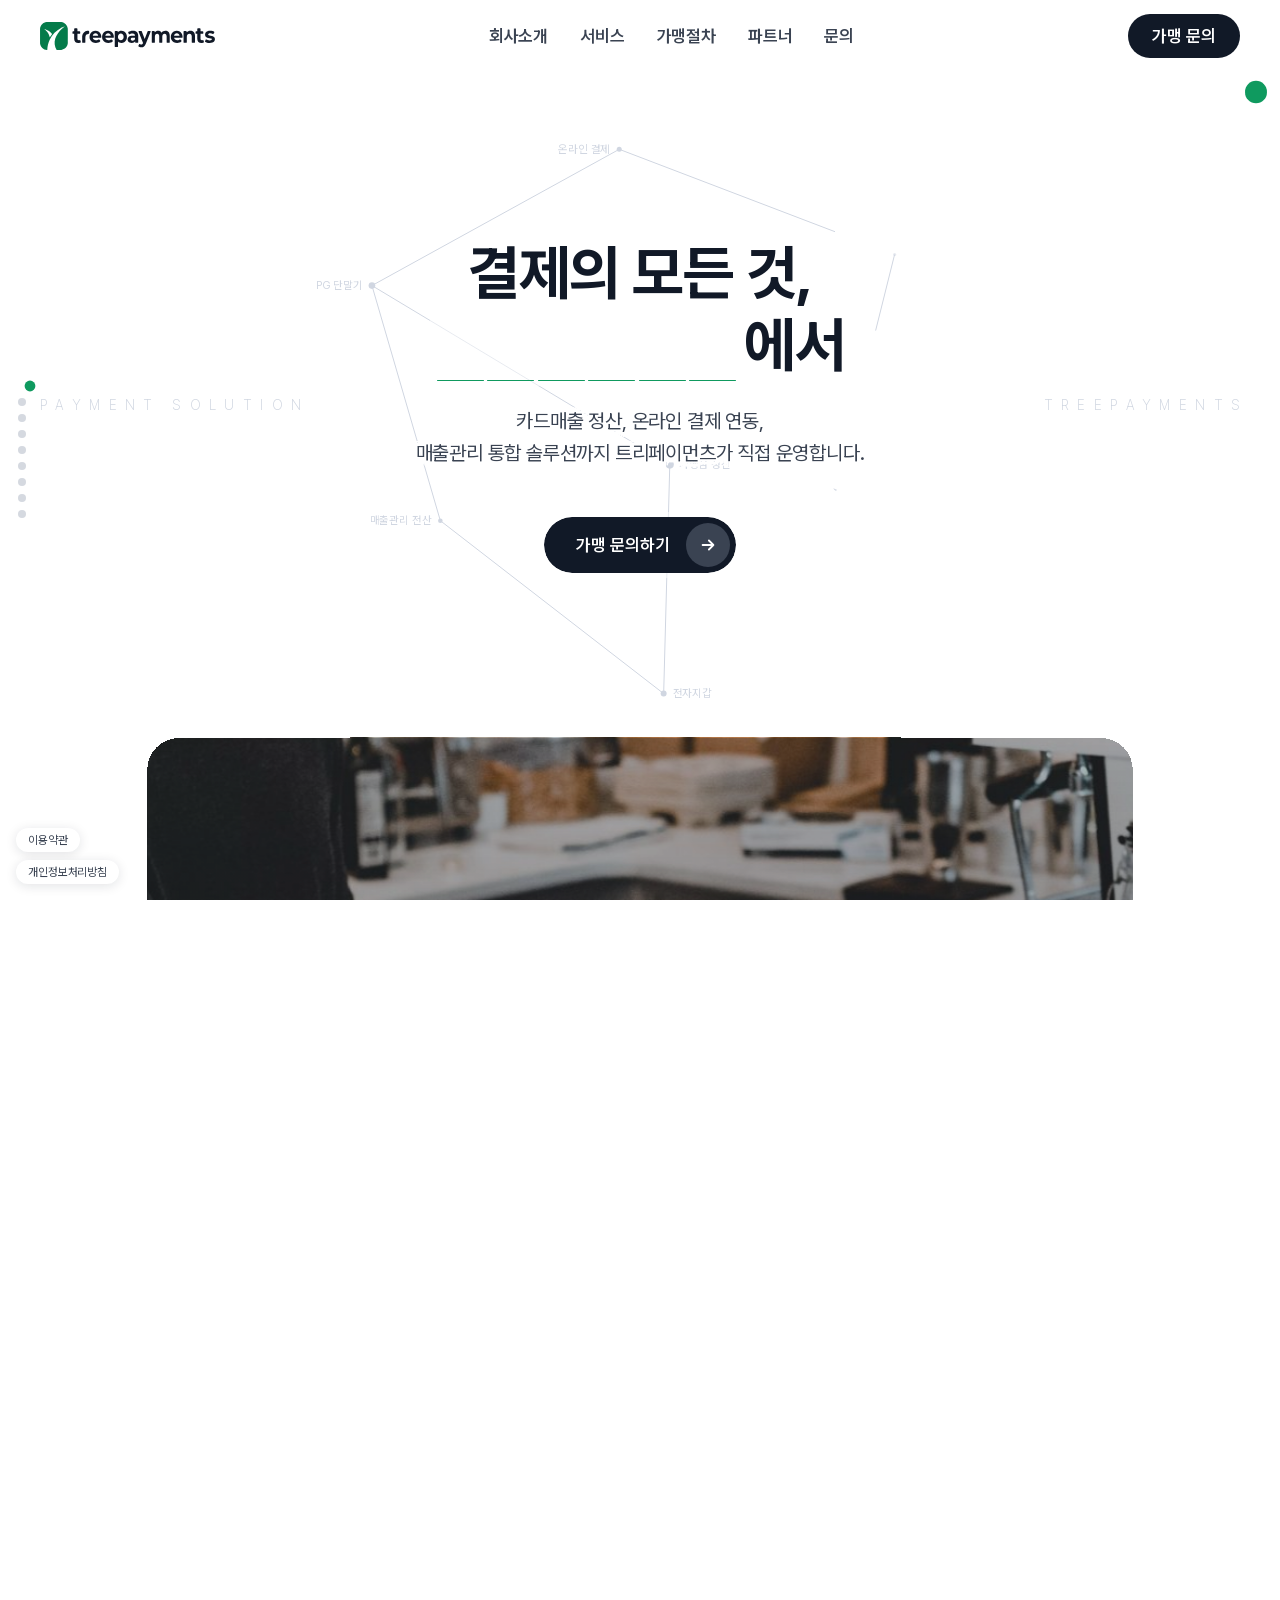
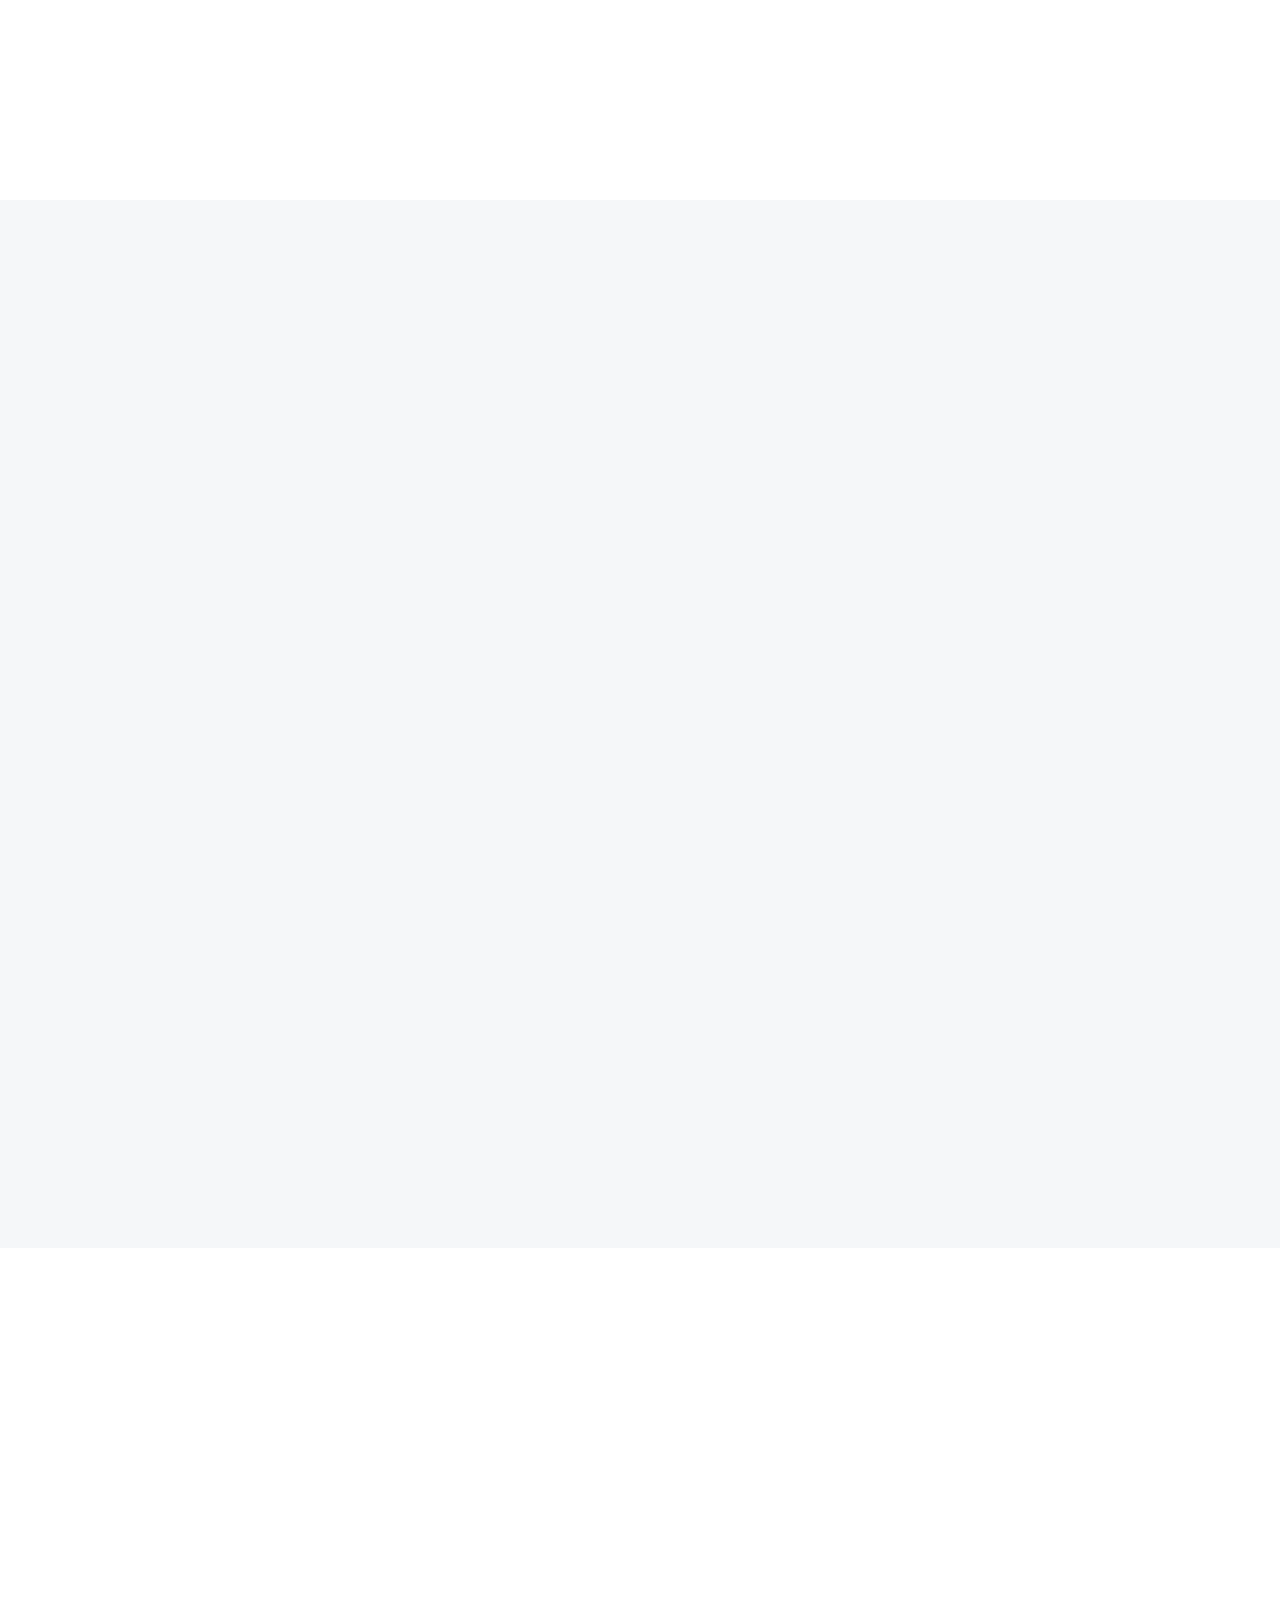
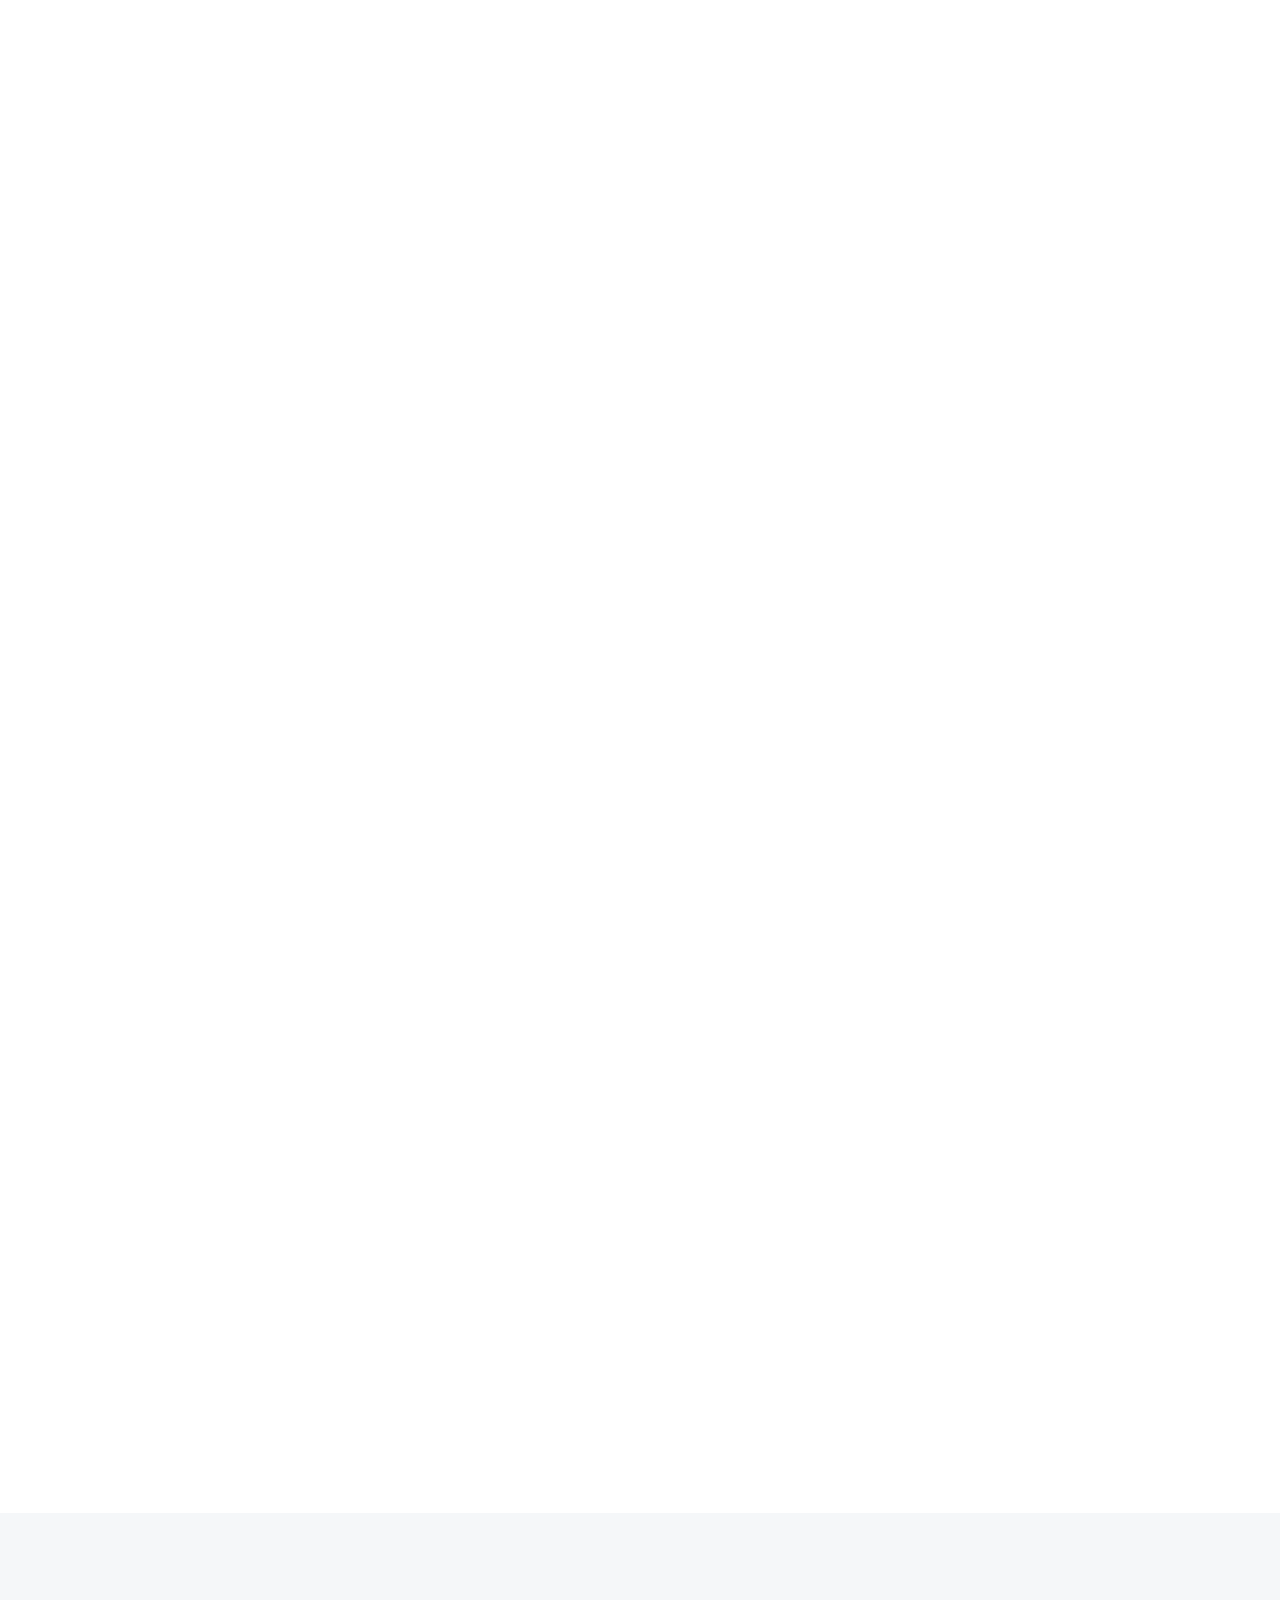
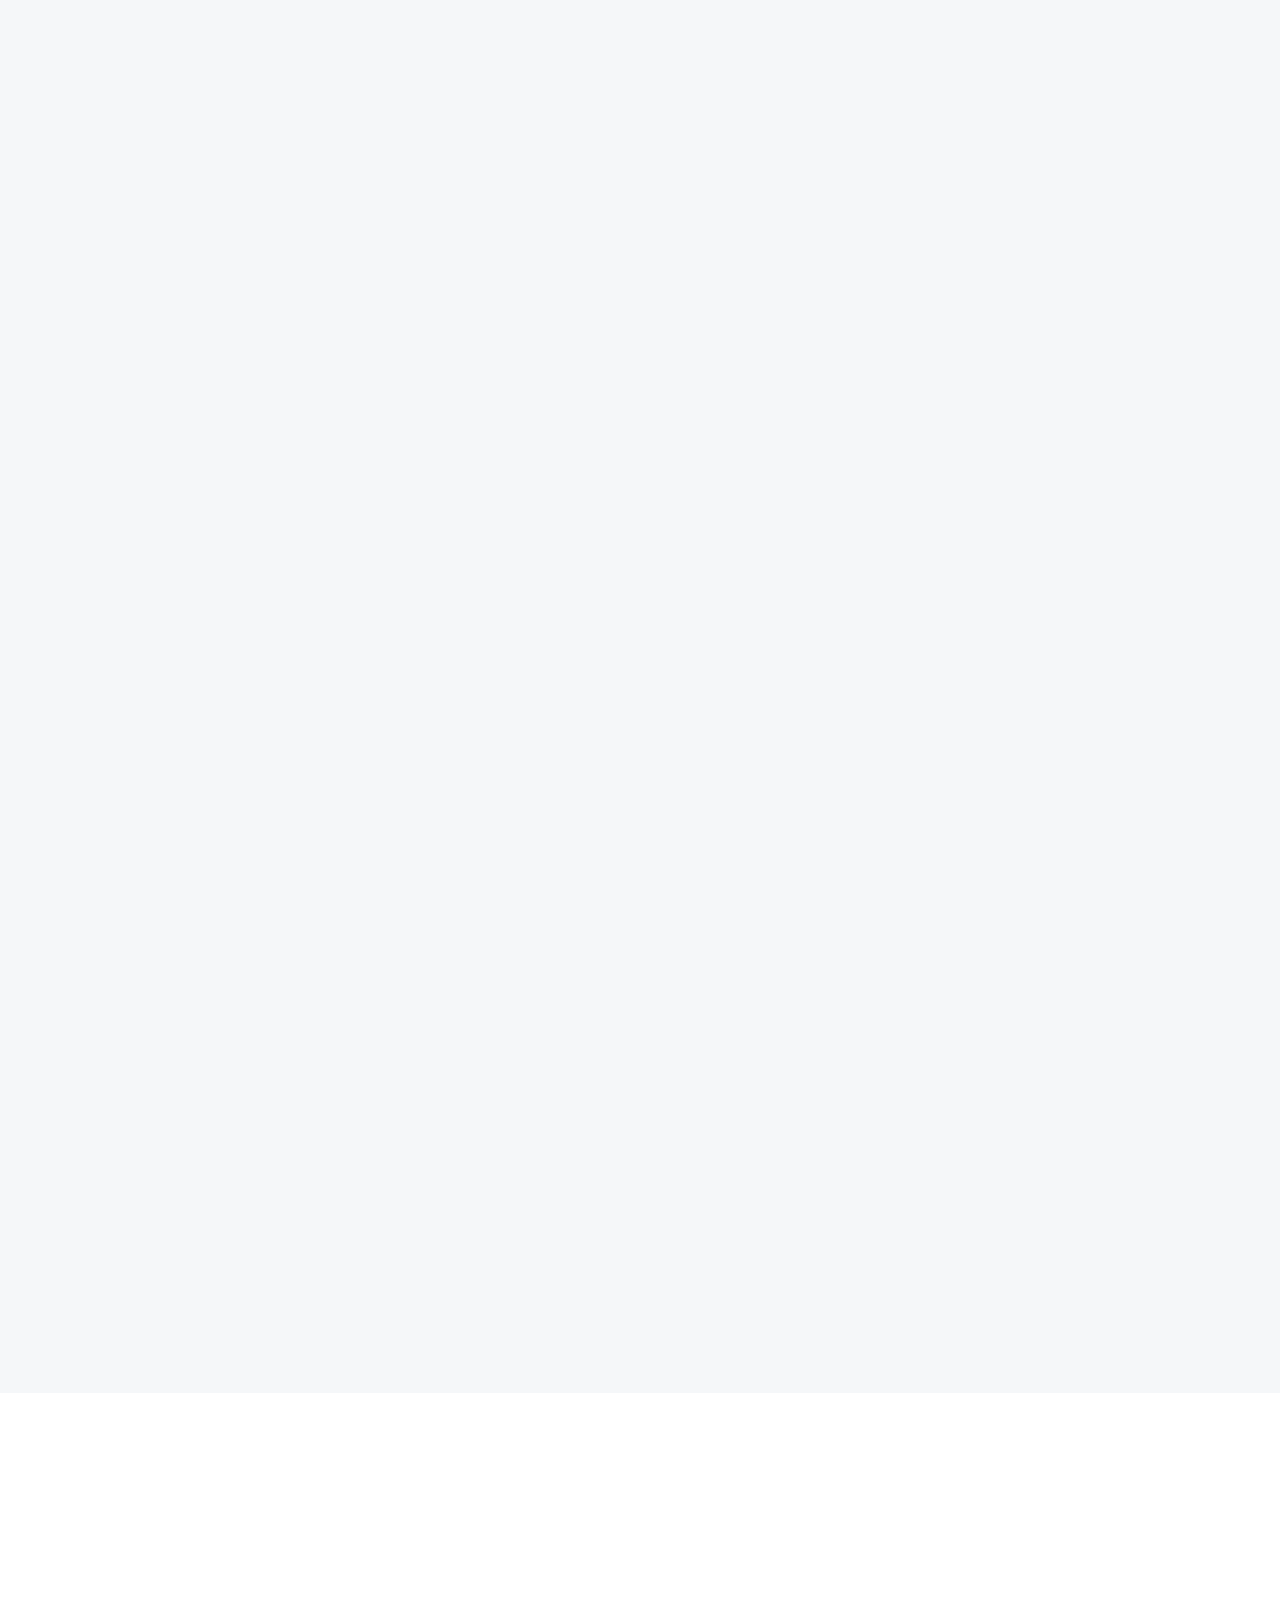
<file: index.html>
<!doctype html>
<html lang="ko">
<head>
  <!-- Google tag (gtag.js) -->
<script async src="https://www.googletagmanager.com/gtag/js?id=G-M5FTJWNWBM"></script>
<script>
  window.dataLayer = window.dataLayer || [];
  function gtag(){dataLayer.push(arguments);}
  gtag('js', new Date());

  gtag('config', 'G-M5FTJWNWBM');
</script>
  <meta charset="utf-8">
  <meta name="viewport" content="width=device-width, initial-scale=1">
  <meta name="theme-color" content="#FFFFFF">
  <title>트리페이먼츠 | 결제의 모든 것, 한 곳에서</title>
  <meta name="description" content="PG 단말기부터 카드매출 정산, 매출관리 전산, 온라인 결제 연동까지. 트리페이먼츠가 직접 운영합니다.">
  <link rel="canonical" href="https://treepayments.net/">
  <meta name="robots" content="index, follow">
  <meta property="og:type" content="website">
  <meta property="og:site_name" content="트리페이먼츠">
  <meta property="og:locale" content="ko_KR">
  <meta property="og:title" content="트리페이먼츠 | 결제의 모든 것, 한 곳에서">
  <meta property="og:description" content="PG 단말기부터 카드매출 정산, 매출관리 전산, 온라인 결제 연동까지. 트리페이먼츠가 직접 운영합니다.">
  <meta property="og:url" content="https://treepayments.net/">
  <meta property="og:image" content="https://treepayments.net/assets/img/og.jpg">
  <meta property="og:image:width" content="1200">
  <meta property="og:image:height" content="630">
  <meta property="og:image:alt" content="트리페이먼츠">
  <meta name="twitter:card" content="summary_large_image">
  <meta name="twitter:title" content="트리페이먼츠 | 결제의 모든 것, 한 곳에서">
  <meta name="twitter:description" content="PG 단말기부터 카드매출 정산, 매출관리 전산, 온라인 결제 연동까지. 트리페이먼츠가 직접 운영합니다.">
  <meta name="twitter:image" content="https://treepayments.net/assets/img/og.jpg">
  <link rel="icon" href="assets/logo/logo-symbol.png">
  <link rel="apple-touch-icon" href="assets/logo/apple-touch-icon.png">
  <link rel="stylesheet" href="css/tokens.css">
  <link rel="stylesheet" href="css/base.css">
  <link rel="stylesheet" href="css/components.css">
  <link rel="stylesheet" href="css/sections.css">
  <script>document.documentElement.classList.add("js");</script>
</head>
<body>

  <!-- Header -->
  <header class="header">
    <div class="container header__inner">
      <a class="header__logo" href="index.html" aria-label="트리페이먼츠 홈">
        <svg class="logo-mark" viewBox="26 26 328 328" width="328" height="328" aria-hidden="true" focusable="false"><path pathLength="1" d="M351.681,262.609c-.473-15.572-.339-31.36,0-47.218v-110.776c-4.284-41.302-35.176-71.737-75.803-78.036h-25.38c-6.985.092-14.009.082-21.058,0h-126.093C62.257,31.897,31.796,63.198,26.58,104.099v127.875c.052,5.479.05,10.94,0,16.383v29.151c5.512,41.358,38.687,73.804,80.708,76.327h3.708c1.833-42.88,11.936-84.476,30.146-123.194,26.303-55.927,76.076-105.766,130.837-134.163,4.87-2.525,38.819-18.411,41.017-16.473.327,1.499-.453,2.113-1.337,2.788-5.759,3.931-14.745,11.044-24.523,19.552-.285.248-.555.49-.838.737-2.335,1.905-4.63,3.852-6.824,5.891-30.701,28.543-61.611,71.373-74.493,111.507-14.584,45.435-9.469,92.986,16.223,133.308.269.021.539.029.808.047h54.059c39.874-6.834,71.269-36.051,75.612-77.54v-13.686ZM157.841,180.858c-6.205,8.274-11.647,16.433-16.12,24.007-.091.069-.171.118-.233.133-.418.104-.8-.048-1.151-.381-.778-2.974-1.763-6.275-2.923-9.724-.186-.553-.373-1.098-.562-1.638-.047-.182-.092-.343-.135-.474-8.331-25.05-21.479-48.944-41.707-66.293-1.148-.984-2.35-1.907-3.569-2.809-1.112-.885-2.243-1.774-3.408-2.665-4.659-3.563-9.19-6.74-13.313-9.385-.237-.209-.488-.405-.721-.619,6.616-.704,12.507.959,18.764,2.725,26.284,7.419,53.845,25.979,69.65,48.35,1.448,2.049,4.147,5.042,4.29,7.55-2.95,3.547-5.917,7.295-8.863,11.222Z"/></svg>
        <svg class="logo-word" viewBox="354 26 1722 328" width="1722" height="328" aria-hidden="true" focusable="false"><path d="M492.594,269.778c-5.382,1.465-11.149,2.201-17.3,2.201-15.55,0-27.596-4.228-36.138-12.686-8.546-8.454-12.815-20.881-12.815-37.28v-57.214h-11.917c-4.46,0-8.075-3.615-8.075-8.075v-14.917c0-4.46,3.615-8.075,8.075-8.075h11.917v-25.839c0-4.46,3.615-8.075,8.075-8.075h22.039c4.46,0,8.075,3.615,8.075,8.075v25.839h24.475c4.46,0,8.075,3.615,8.075,8.075v14.917c0,4.46-3.615,8.075-8.075,8.075h-24.475v56.697c0,5.869,1.41,10.4,4.229,13.592,2.819,3.195,6.792,4.789,11.918,4.789,2.99,0,5.766-.431,8.329-1.293,4.155-1.398,8.674.629,10.159,4.754l4.935,13.708c1.38,3.835-.28,8.162-3.947,9.94-2.311,1.12-4.83,2.051-7.558,2.793Z"/><path d="M593.476,165.082h.447c4.461,0,8.078-3.616,8.078-8.078v-19.927c0-4.461-3.616-8.078-8.078-8.078h-13.371c-.367,0-.735.021-1.099.068-29.418,3.827-55.236,31.221-59.368,60.315l-.085,1.248v71.291c0,4.461,3.616,8.078,8.078,8.078h21.135c4.461,0,8.078-3.616,8.078-8.078v-45.704h.083c.017-8.187.465-16.129,1.885-23.461,3.537-18.264,16.404-27.427,32.89-27.623v-.038h.165v-.003h1.163v-.012Z"/><path d="M735.823,211.658h-89.018c-1.143,0-1.972,1.094-1.669,2.197,2.087,7.6,6.136,13.684,12.147,18.255,6.576,5.008,14.821,7.508,24.733,7.508,6.832,0,12.855-1.076,18.069-3.236,3.126-1.294,6.145-3.039,9.057-5.234,3.432-2.587,8.311-1.965,11.13,1.279l9.864,11.351c2.915,3.354,2.711,8.454-.553,11.47-12.073,11.154-28.27,16.731-48.592,16.731-14.866,0-27.981-3.062-39.342-9.19-11.365-6.125-20.12-14.628-26.271-25.501-6.151-10.873-9.227-23.211-9.227-37.021,0-13.633,3.032-25.93,9.099-36.892,6.063-10.958,14.437-19.501,25.118-25.63,10.676-6.125,22.594-9.191,35.753-9.191,12.815,0,24.389,2.937,34.729,8.802,10.336,5.87,18.494,14.284,24.477,25.242,5.979,10.962,8.97,23.688,8.97,38.187,0,.261-.065,1.315-.196,3.161-.307,4.344-3.924,7.712-8.278,7.712ZM654.72,166.871c-5.438,4.776-8.879,11.17-10.316,19.176-.191,1.066.619,2.053,1.702,2.053h60.242c1.096,0,1.912-1.011,1.695-2.086-1.581-7.834-5.001-14.17-10.264-19.014-5.727-5.263-12.859-7.896-21.401-7.896s-15.762,2.589-21.657,7.767Z"/><path d="M882.823,211.658h-91.227c1.878,8.633,6.107,15.448,12.687,20.452,6.576,5.008,14.821,7.508,24.733,7.508,6.832,0,12.855-1.076,18.069-3.236,3.126-1.294,6.145-3.039,9.057-5.234,3.432-2.587,8.311-1.965,11.13,1.279l9.864,11.351c2.915,3.354,2.711,8.454-.553,11.47-12.073,11.154-28.27,16.731-48.592,16.731-14.866,0-27.981-3.062-39.342-9.19-11.365-6.125-20.12-14.628-26.271-25.501-6.151-10.873-9.227-23.211-9.227-37.021,0-13.633,3.032-25.93,9.099-36.892,6.063-10.958,14.437-19.501,25.118-25.63,10.676-6.125,22.594-9.191,35.753-9.191,12.815,0,24.389,2.937,34.729,8.802,10.336,5.87,18.494,14.284,24.477,25.242,5.979,10.962,8.97,23.688,8.97,38.187,0,.261-.065,1.315-.196,3.161-.307,4.344-3.924,7.712-8.278,7.712ZM801.72,166.871c-5.895,5.178-9.443,12.256-10.636,21.229h64.331c-1.37-8.802-4.914-15.833-10.636-21.099-5.727-5.263-12.859-7.896-21.401-7.896s-15.762,2.589-21.657,7.767Z"/><path d="M1012.308,137.486c9.908,5.955,17.725,14.328,23.452,25.112,5.723,10.789,8.586,23.345,8.586,37.669s-2.863,26.884-8.586,37.668c-5.727,10.788-13.544,19.157-23.452,25.112-9.912,5.954-20.933,8.932-33.062,8.932-16.748,0-29.903-5.606-39.47-16.828v56.92c0,4.452-3.609,8.062-8.062,8.062h-22.065c-4.452,0-8.062-3.609-8.062-8.062v-173.383c0-4.452,3.609-8.062,8.062-8.062h20.271c4.452,0,8.062,3.609,8.062,8.062v7.989c9.395-12.079,23.151-18.123,41.265-18.123,12.13,0,23.151,2.978,33.062,8.932ZM996.545,228.356c6.235-6.99,9.355-16.351,9.355-28.089s-3.12-21.1-9.355-28.09c-6.239-6.99-14.225-10.485-23.964-10.485s-17.729,3.495-23.964,10.485c-6.239,6.99-9.355,16.354-9.355,28.09s3.116,21.099,9.355,28.089c6.235,6.99,14.225,10.485,23.964,10.485s17.725-3.495,23.964-10.485Z"/><path d="M1160.385,143.959c10.85,10.271,16.275,25.759,16.275,46.47v71.447c0,4.436-3.596,8.032-8.032,8.032h-19.56c-4.436,0-8.032-3.596-8.032-8.032v-9.313c-7.35,12.944-20.678,19.417-39.984,19.417-10.082,0-18.797-1.812-26.143-5.437-7.348-3.625-12.986-8.629-16.914-15.016-3.934-6.384-5.896-13.633-5.896-21.747,0-12.944,4.613-23.126,13.842-30.549,9.227-7.418,23.406-11.132,42.545-11.132h29.986c0-6.213-1.023-11.043-3.074-14.498-4.613-8.628-13.584-12.944-26.912-12.944-7.008,0-13.885,1.165-20.633,3.495-3.671,1.267-7.05,2.776-10.138,4.528-4.05,2.297-9.19.708-11.209-3.487l-6.529-13.562c-1.79-3.719-.493-8.223,3.049-10.343,5.708-3.416,12.232-6.193,19.573-8.331,10.08-2.933,20.416-4.401,31.014-4.401,20.33,0,35.922,5.138,46.773,15.404ZM1127.963,240.007c4.955-3.192,8.459-7.896,10.508-14.109v-14.239h-25.885c-15.551,0-23.324,5.437-23.324,16.31,0,5.178,1.879,9.28,5.639,12.298,3.756,3.021,8.971,4.53,15.635,4.53s12.471-1.594,17.428-4.789Z"/><path d="M1244.432,312.366c-8.803,6.557-19.439,9.838-31.91,9.838-6.836,0-13.583-1.125-20.247-3.366-3.964-1.336-7.475-2.976-10.532-4.921-3.395-2.16-4.57-6.568-2.824-10.194l6.881-14.286c1.999-4.151,7.032-5.689,11.107-3.54.938.494,1.914.947,2.929,1.357,3.845,1.553,7.646,2.33,11.405,2.33,5.126,0,9.312-1.21,12.559-3.625,3.244-2.419,6.408-7.423,9.483-15.016l-52.421-129.277c-2.14-5.276,1.743-11.041,7.437-11.041h21.819c3.305,0,6.273,2.027,7.475,5.105l34.913,89.389,34.913-89.389c1.203-3.079,4.17-5.105,7.475-5.105h19.31c5.679,0,9.561,5.737,7.45,11.009l-54.796,136.816c-6.151,16.052-13.628,27.354-22.426,33.915Z"/><path d="M1532.018,143.959c9.169,10.271,13.757,25.674,13.757,46.211v71.681c0,4.45-3.607,8.057-8.057,8.057h-19.923c-4.45,0-8.057-3.607-8.057-8.057v-65.468c0-11.043-2.069-19.287-6.209-24.724-4.139-5.437-9.944-8.155-17.409-8.155-8.441,0-15.138,3.066-20.087,9.19-4.953,6.128-7.427,15.234-7.427,27.312v61.844c0,4.45-3.607,8.057-8.057,8.057h-19.922c-4.45,0-8.057-3.607-8.057-8.057v-65.468c0-11.043-2.032-19.287-6.087-24.724-4.06-5.437-9.903-8.155-17.531-8.155-8.278,0-14.895,3.066-19.844,9.19-4.954,6.128-7.427,15.234-7.427,27.312v61.844c0,4.45-3.607,8.057-8.057,8.057h-20.166c-4.45,0-8.057-3.607-8.057-8.057v-123.169c0-4.45,3.607-8.057,8.057-8.057h18.462c4.45,0,8.057,3.607,8.057,8.057v7.995c4.542-5.866,10.185-10.356,16.922-13.462,6.734-3.106,14.16-4.66,22.279-4.66,8.765,0,16.679,1.942,23.739,5.825,7.062,3.883,12.783,9.539,17.166,16.957,5.029-7.249,11.443-12.855,19.235-16.828,7.791-3.968,16.313-5.955,25.565-5.955,15.583,0,27.959,5.138,37.132,15.404Z"/><path d="M1687.822,211.658h-91.227c1.878,8.633,6.106,15.448,12.687,20.452,6.576,5.008,14.821,7.508,24.733,7.508,6.832,0,12.854-1.076,18.068-3.236,3.127-1.294,6.146-3.039,9.058-5.234,3.431-2.587,8.31-1.965,11.129,1.279l9.865,11.352c2.915,3.354,2.711,8.454-.553,11.47-12.073,11.154-28.27,16.731-48.593,16.731-14.865,0-27.981-3.062-39.342-9.19-11.366-6.125-20.12-14.628-26.271-25.501s-9.227-23.211-9.227-37.021c0-13.633,3.031-25.93,9.099-36.892,6.063-10.958,14.437-19.501,25.117-25.63,10.677-6.125,22.595-9.191,35.754-9.191,12.815,0,24.389,2.937,34.729,8.802,10.337,5.87,18.494,14.284,24.477,25.242,5.979,10.962,8.971,23.688,8.971,38.187,0,.261-.065,1.315-.196,3.162-.307,4.343-3.923,7.711-8.278,7.711ZM1606.72,166.871c-5.896,5.178-9.443,12.256-10.637,21.229h64.331c-1.369-8.802-4.914-15.833-10.637-21.099-5.727-5.263-12.858-7.896-21.4-7.896s-15.763,2.589-21.657,7.767Z"/><path d="M1826.766,144.088c9.907,10.355,14.865,25.719,14.865,46.082v71.657c0,4.463-3.618,8.081-8.081,8.081h-21.771c-4.463,0-8.081-3.618-8.081-8.081v-65.444c0-11.043-2.307-19.287-6.92-24.724-4.613-5.437-11.193-8.155-19.735-8.155-9.57,0-17.172,3.151-22.811,9.449-5.639,6.303-8.458,15.663-8.458,28.09v60.784c0,4.463-3.618,8.081-8.081,8.081h-22.027c-4.463,0-8.081-3.618-8.081-8.081v-123.121c0-4.463,3.618-8.081,8.081-8.081h20.233c4.463,0,8.081,3.618,8.081,8.081v8.229c5.126-5.866,11.405-10.396,18.838-13.592,7.433-3.191,15.591-4.79,24.477-4.79,16.403,0,29.559,5.178,39.471,15.534Z"/><path d="M1934.593,269.778c-5.383,1.465-11.149,2.201-17.301,2.201-15.55,0-27.596-4.228-36.138-12.686-8.546-8.454-12.815-20.881-12.815-37.28v-57.214h-11.952c-4.44,0-8.039-3.599-8.039-8.039v-14.989c0-4.44,3.599-8.039,8.039-8.039h11.952v-25.875c0-4.44,3.599-8.039,8.039-8.039h22.111c4.44,0,8.039,3.599,8.039,8.039v25.875h24.511c4.44,0,8.039,3.599,8.039,8.039v14.989c0,4.44-3.599,8.039-8.039,8.039h-24.511v56.697c0,5.869,1.409,10.4,4.229,13.592,2.819,3.195,6.792,4.789,11.918,4.789,2.989,0,5.765-.431,8.328-1.293,4.155-1.398,8.674.629,10.159,4.754l4.945,13.737c1.374,3.818-.28,8.123-3.929,9.896-2.319,1.127-4.847,2.062-7.586,2.807Z"/><path d="M1981.495,267.708c-7.085-1.951-13.227-4.247-18.424-6.887-3.793-1.927-5.435-6.465-3.744-10.369l6.117-14.124c1.846-4.262,6.896-6.057,11.036-3.952,4.2,2.136,8.82,3.946,13.858,5.429,8.201,2.419,16.314,3.625,24.348,3.625,16.06,0,24.093-4.228,24.093-12.686,0-3.969-2.179-6.816-6.536-8.544-4.356-1.723-11.064-3.191-20.119-4.4-10.765-1.724-19.651-3.71-26.655-5.955-7.008-2.241-13.071-6.213-18.197-11.909-5.126-5.695-7.689-13.806-7.689-24.335,0-8.802,2.436-16.609,7.305-23.43,4.87-6.816,11.874-12.123,21.017-15.921,9.139-3.794,19.947-5.696,32.422-5.696,9.228,0,18.41,1.08,27.553,3.236,5.868,1.387,11.122,3.111,15.759,5.172,4.076,1.811,5.929,6.565,4.112,10.638l-6.252,14.019c-1.831,4.106-6.659,5.877-10.743,3.999-9.445-4.343-19.589-6.516-30.429-6.516-8.201,0-14.312,1.21-18.325,3.625-4.017,2.419-6.022,5.526-6.022,9.32,0,4.316,2.218,7.338,6.663,9.061,4.441,1.727,11.361,3.366,20.761,4.919,10.765,1.727,19.562,3.713,26.398,5.954,6.832,2.245,12.771,6.213,17.813,11.909,5.037,5.695,7.561,13.636,7.561,23.817,0,8.633-2.479,16.311-7.433,23.041-4.958,6.731-12.09,11.954-21.401,15.663-9.314,3.71-20.376,5.566-33.19,5.566-10.765,0-21.317-1.424-31.653-4.271Z"/></svg>
      </a>
      <nav class="header__nav" aria-label="주 메뉴">
        <a href="about.html">회사소개</a>
        <a href="services.html">서비스</a>
        <a href="process.html">가맹절차</a>
        <a href="partners.html">파트너</a>
        <a href="contact.html">문의</a>
      </nav>
      <a class="btn btn--mail header__cta" href="contact.html">가맹 문의</a>
      <button class="header__toggle" type="button" aria-label="메뉴 열기" aria-expanded="false"><span></span></button>
    </div>
  </header>

  <div class="menu" id="menu">
    <nav class="menu__list" aria-label="모바일 메뉴">
      <a href="about.html">회사소개</a>
      <a href="services.html">서비스</a>
      <a href="process.html">가맹절차</a>
      <a href="partners.html">파트너</a>
      <a href="contact.html">문의</a>
    </nav>
    <a class="btn btn--mail" href="contact.html">가맹 문의</a>
    <a class="menu__mail" href="mailto:">이메일 <span data-info="mail"></span></a>
  </div>

  <main id="top">

    <!-- Hero -->
    <section class="hero">
      <div class="hero__stage">
        <canvas class="hero__net" aria-hidden="true"></canvas>
        <div class="hero__layer">
          <p class="hero__side hero__side--left" aria-hidden="true">PAYMENT SOLUTION</p>
          <p class="hero__side hero__side--right" aria-hidden="true">TREEPAYMENTS</p>
          <div class="hero__head">
            <h1 class="t-display" data-intro>결제의 모든 것,<br><span class="hero__blank" data-keep><span class="hero__fill">트리페이먼츠</span></span>에서</h1>
            <p class="t-lead" data-intro>카드매출 정산, 온라인 결제 연동, <br class="pc">매출관리 통합 솔루션까지 트리페이먼츠가 직접 운영합니다.</p>
            <a class="btn btn--mail" href="contact.html" data-intro>
              가맹 문의하기
              <svg viewBox="0 0 20 20" fill="none" aria-hidden="true"><path d="M4 10h12m-5-5 5 5-5 5" stroke="currentColor" stroke-width="2" stroke-linecap="round" stroke-linejoin="round"/></svg>
            </a>
          </div>
        </div>
        <div class="hero__card media">
          <img decoding="async" fetchpriority="high" src="assets/img/hero.jpg" width="1568" height="672" alt="카페 카운터에서 카드로 결제하는 모습">
          <div class="hero__shade"></div>
          <div class="hero__layer hero__layer--light" aria-hidden="true">
            <p class="hero__side hero__side--left">PAYMENT SOLUTION</p>
            <p class="hero__side hero__side--right">TREEPAYMENTS</p>
            <div class="hero__head">
              <p class="t-display">결제의 모든 것,<br><span class="hero__blank" data-keep><span class="hero__fill">트리페이먼츠</span></span>에서</p>
              <p class="t-lead">카드매출 정산, 온라인 결제 연동, <br class="pc">매출관리 통합 솔루션까지 트리페이먼츠가 직접 운영합니다.</p>
              <a class="btn btn--mail" href="contact.html" tabindex="-1">
                가맹 문의하기
                <svg viewBox="0 0 20 20" fill="none" aria-hidden="true"><path d="M4 10h12m-5-5 5 5-5 5" stroke="currentColor" stroke-width="2" stroke-linecap="round" stroke-linejoin="round"/></svg>
              </a>
            </div>
          </div>
        </div>
      </div>
    </section>

    <!-- Scenes -->
    <section class="section section--soft sec-stream" data-title-intro>
      <div class="container">
        <div class="section__head">
          <h2 class="t-h1" data-reveal>카페에서, 매장에서,<br>온라인에서도</h2>
          <p class="t-lead" data-reveal>고객이 카드를 내미는 모든 순간, <br class="pc">트리페이먼츠가 함께합니다.</p>
        </div>
      </div>
      <div class="marquee" data-reveal="fade" data-reveal-delay="0.15">
        <div class="marquee__track stream">
          <div class="stream__item stream__item--up">
            <div class="media media--md"><img decoding="async" src="assets/img/scene-01.jpg" width="980" height="1225" alt="카페에서 카드 결제" loading="lazy"></div>
          </div>
          <div class="stream__item">
            <div class="media media--md"><img decoding="async" src="assets/img/scene-05.jpg" width="980" height="1225" alt="의류 매장 카운터에서 카드로 결제하는 모습" loading="lazy"></div>
          </div>
          <div class="stream__item stream__item--up">
            <div class="media media--md media--low"><img decoding="async" src="assets/img/scene-02.jpg" width="980" height="1225" alt="식당에서 카드 결제" loading="lazy"></div>
          </div>
          <div class="stream__item">
            <div class="media media--md"><img decoding="async" src="assets/img/scene-06.jpg" width="980" height="1225" alt="꽃집에서 휴대폰을 대어 결제하는 모습" loading="lazy"></div>
          </div>
          <div class="stream__item stream__item--up">
            <div class="media media--md media--low"><img decoding="async" src="assets/img/scene-03.jpg" width="980" height="1225" alt="주방 카운터에서 휴대폰 결제" loading="lazy"></div>
          </div>
          <div class="stream__item">
            <div class="media media--md"><img decoding="async" src="assets/img/scene-07.jpg" width="980" height="1225" alt="미용실 안내 데스크에서 카드로 결제하는 모습" loading="lazy"></div>
          </div>
          <div class="stream__item stream__item--up">
            <div class="media media--md media--high"><img decoding="async" src="assets/img/scene-04.jpg" width="980" height="1225" alt="단말기에 카드를 대는 모습" loading="lazy"></div>
          </div>
          <div class="stream__item">
            <div class="media media--md"><img decoding="async" src="assets/img/scene-08.jpg" width="980" height="1225" alt="집에서 노트북과 카드로 온라인 결제하는 모습" loading="lazy"></div>
          </div>
        </div>
      </div>
    </section>

    <!-- About -->
    <section class="section section--tall sec-statement" data-phrases>
      <div class="statement-tree" aria-hidden="true"></div>
      <div class="container">
        <div class="section__head">
          <div class="phrases">
            <div class="phrase">
              <h2 class="t-h1">사장님은 장사에만 신경 쓰세요<br><span class="accent">결제</span>는 트리페이먼츠가 맡습니다</h2>
              <p class="t-lead">단말기 제공부터 카드매출 정산까지, 번거로운 일은 트리페이먼츠가 챙깁니다.</p>
            </div>
            <div class="phrase">
              <p class="t-h1">정산 대금은<br><span class="accent">전자지갑</span>으로 바로</p>
              <p class="t-lead">트리페이 전산의 전자지갑으로 정산받고, 원하는 곳으로 언제든 보낼 수 있습니다.</p>
            </div>
            <div class="phrase">
              <p class="t-h1">단말기부터 온라인까지<br><span class="accent">한 곳</span>에서</p>
              <p class="t-lead">PG 단말기, 매출관리 전산, 온라인 결제 연동까지 트리페이먼츠가 직접 운영합니다.</p>
            </div>
          </div>
          <a class="link-arrow" href="about.html">회사소개 보기 <svg viewBox="0 0 20 20" fill="none" aria-hidden="true"><path d="M4 10h12m-5-5 5 5-5 5" stroke="currentColor" stroke-width="2" stroke-linecap="round" stroke-linejoin="round"/></svg></a>
        </div>
      </div>
    </section>

    <!-- Services -->
    <section class="section section--soft sec-split" data-pin-steps>
      <div class="container">
        <div class="steps-grid steps-grid--tree">
          <div class="tree" aria-hidden="true">
            <template class="tree__art"><svg viewBox="82 85 494 435" preserveAspectRatio="xMidYMax meet" focusable="false">
              <defs><pattern id="treeHatch" patternUnits="userSpaceOnUse" width="3" height="3" patternTransform="rotate(40)"><line class="tree__hatch" x1="0" y1="0" x2="0" y2="3"/></pattern><linearGradient id="treeLeaf1" x1="0" y1="0" x2="0" y2="1"><stop class="tree__stop--1" offset="0"/><stop class="tree__stop--1" offset="0.5"/><stop class="tree__stop--0" offset="0.5"/><stop class="tree__stop--0" offset="1"/></linearGradient><linearGradient id="treeLeaf2" x1="0" y1="0" x2="0" y2="1"><stop class="tree__stop--2" offset="0"/><stop class="tree__stop--2" offset="0.5"/><stop class="tree__stop--1" offset="0.5"/><stop class="tree__stop--1" offset="1"/></linearGradient><linearGradient id="treeLeaf3" x1="0" y1="0" x2="0" y2="1"><stop class="tree__stop--3" offset="0"/><stop class="tree__stop--3" offset="0.5"/><stop class="tree__stop--2" offset="0.5"/><stop class="tree__stop--2" offset="1"/></linearGradient><linearGradient id="treeLeaf4" x1="0" y1="0" x2="0" y2="1"><stop class="tree__stop--4" offset="0"/><stop class="tree__stop--4" offset="0.5"/><stop class="tree__stop--3" offset="0.5"/><stop class="tree__stop--3" offset="1"/></linearGradient><linearGradient id="treeLeaf5" x1="0" y1="0" x2="0" y2="1"><stop class="tree__stop--5" offset="0"/><stop class="tree__stop--5" offset="0.5"/><stop class="tree__stop--4" offset="0.5"/><stop class="tree__stop--4" offset="1"/></linearGradient></defs>
              
              <path class="tree__wash tree__wash--mid" fill-rule="evenodd" data-at="0.440" data-span="0.03" d="M329.0 514.5 L327.5 514.0 L327.5 510.0 L326.5 509.0 L326.5 502.0 L327.5 501.0 L327.5 493.0 L326.5 492.0 L326.5 488.0 L334.0 479.5 L335.0 479.5 L338.0 477.5 L340.0 477.5 L342.0 475.5 L343.0 475.5 L344.0 474.5 L345.0 474.5 L346.0 473.5 L353.0 470.5 L353.5 471.0 L353.5 476.0 L354.5 477.0 L354.5 479.0 L351.5 484.0 L351.5 486.0 L350.5 487.0 L350.5 489.0 L349.5 490.0 L349.5 492.0 L348.5 493.0 L348.5 499.0 L347.5 500.0 L347.5 502.0 L346.5 503.0 L346.5 505.0 L345.5 506.0 L345.5 507.0 L344.0 508.5 L336.0 508.5 L335.0 509.5 L334.0 509.5 L329.0 514.5Z"/>
          <path class="tree__wash tree__wash--shade" fill-rule="evenodd" data-at="0.440" data-span="0.03" d="M350.0 487.5 L346.0 487.5 L345.0 486.5 L340.0 485.5 L338.0 483.5 L337.0 483.5 L332.5 481.0 L334.0 479.5 L335.0 479.5 L338.0 477.5 L340.0 477.5 L342.0 475.5 L343.0 475.5 L344.0 474.5 L345.0 474.5 L346.0 473.5 L353.0 470.5 L353.5 471.0 L353.5 476.0 L354.5 477.0 L354.5 479.0 L351.5 484.0 L351.5 486.0 L350.0 487.5ZM329.0 514.5 L327.5 514.0 L327.5 510.0 L326.5 509.0 L326.5 502.0 L327.5 501.0 L327.5 493.0 L326.5 492.0 L326.5 488.0 L328.0 486.5 L331.0 487.5 L334.0 490.5 L335.0 490.5 L337.0 492.5 L338.0 492.5 L343.0 496.5 L344.0 496.5 L345.0 497.5 L347.0 497.5 L348.5 499.0 L347.5 500.0 L346.5 505.0 L344.0 508.5 L336.0 508.5 L335.0 509.5 L334.0 509.5 L329.0 514.5Z"/>
          <path class="tree__wash tree__wash--mid" fill-rule="evenodd" data-at="0.451" data-span="0.03" d="M328.0 502.5 L327.0 502.5 L325.5 501.0 L325.5 500.0 L320.5 491.0 L320.5 490.0 L317.5 487.0 L317.5 486.0 L316.5 485.0 L313.5 478.0 L310.5 475.0 L312.0 473.5 L345.0 473.5 L346.5 475.0 L345.0 476.5 L342.0 477.5 L340.0 479.5 L338.0 479.5 L337.0 480.5 L334.0 481.5 L328.5 488.0 L328.5 492.0 L329.5 493.0 L329.5 501.0 L328.0 502.5ZM353.0 508.5 L348.0 508.5 L347.0 507.5 L344.0 507.5 L343.5 506.0 L344.5 505.0 L344.5 503.0 L345.5 502.0 L345.5 500.0 L346.5 499.0 L346.5 493.0 L347.5 492.0 L347.5 490.0 L348.5 489.0 L349.5 484.0 L350.5 483.0 L352.5 478.0 L354.0 476.5 L355.5 484.0 L358.5 488.0 L358.5 489.0 L360.0 490.5 L361.0 490.5 L361.5 492.0 L360.5 493.0 L360.5 496.0 L359.5 497.0 L358.5 500.0 L355.5 503.0 L355.5 504.0 L353.0 508.5Z"/>
          <path class="tree__wash tree__wash--lit" fill-rule="evenodd" data-at="0.451" data-span="0.03" d="M317.0 483.5 L315.5 483.0 L313.5 478.0 L310.5 475.0 L312.0 473.5 L324.0 473.5 L324.5 474.0 L324.5 477.0 L322.5 480.0 L322.5 481.0 L321.0 482.5 L318.0 482.5 L317.0 483.5ZM360.0 493.5 L359.5 491.0 L361.0 490.5 L361.5 492.0 L360.0 493.5Z"/>
          <path class="tree__wash tree__wash--shade" fill-rule="evenodd" data-at="0.451" data-span="0.03" d="M335.0 481.5 L333.0 481.5 L331.5 480.0 L331.5 474.0 L332.0 473.5 L345.0 473.5 L346.5 475.0 L345.0 476.5 L342.0 477.5 L340.0 479.5 L338.0 479.5 L335.0 481.5ZM353.0 487.5 L349.0 487.5 L348.5 487.0 L349.5 486.0 L349.5 484.0 L350.5 483.0 L352.5 478.0 L354.0 476.5 L354.5 477.0 L354.5 481.0 L355.5 482.0 L355.5 484.0 L356.5 485.0 L353.0 487.5ZM328.0 502.5 L327.0 502.5 L325.5 501.0 L325.5 500.0 L321.5 493.0 L321.5 492.0 L323.0 491.5 L327.0 486.5 L329.5 487.0 L328.5 488.0 L328.5 492.0 L329.5 493.0 L329.5 501.0 L328.0 502.5ZM353.0 508.5 L348.0 508.5 L347.0 507.5 L344.0 507.5 L343.5 507.0 L343.5 506.0 L344.5 505.0 L344.5 503.0 L345.5 502.0 L345.5 500.0 L347.0 497.5 L350.0 499.5 L355.0 499.5 L357.5 501.0 L355.5 503.0 L355.5 504.0 L353.0 508.5Z"/>
          <path class="tree__wash tree__wash--mid" fill-rule="evenodd" data-at="0.462" data-span="0.03" d="M329.0 514.5 L327.0 514.5 L323.0 511.5 L320.0 511.5 L319.5 511.0 L319.5 510.0 L316.5 505.0 L314.5 500.0 L312.5 497.0 L312.5 496.0 L309.5 493.0 L309.5 492.0 L308.5 491.0 L308.5 490.0 L307.5 489.0 L307.5 488.0 L301.5 477.0 L301.5 476.0 L300.5 475.0 L301.5 470.0 L303.5 467.0 L303.5 465.0 L305.0 462.5 L332.0 462.5 L333.0 461.5 L335.0 461.5 L336.0 460.5 L340.0 460.5 L341.0 459.5 L345.0 459.5 L346.0 458.5 L350.0 458.5 L351.5 460.0 L351.5 464.0 L352.5 465.0 L352.5 470.0 L353.5 471.0 L353.5 472.0 L349.0 474.5 L348.0 474.5 L347.0 475.5 L314.0 475.5 L313.5 476.0 L315.5 478.0 L315.5 479.0 L316.5 480.0 L319.5 487.0 L322.5 490.0 L322.5 491.0 L328.5 502.0 L328.5 509.0 L329.5 510.0 L329.5 514.0 L329.0 514.5ZM367.0 509.5 L362.0 509.5 L361.0 508.5 L352.0 508.5 L351.5 508.0 L353.5 503.0 L356.5 500.0 L356.5 499.0 L358.5 496.0 L358.5 493.0 L360.0 490.5 L361.0 490.5 L363.0 492.5 L364.0 492.5 L366.0 494.5 L370.5 496.0 L370.5 498.0 L368.5 501.0 L368.5 508.0 L367.0 509.5Z"/>
          <path class="tree__wash tree__wash--lit" fill-rule="evenodd" data-at="0.462" data-span="0.03" d="M309.0 489.5 L307.5 489.0 L307.5 488.0 L302.5 479.0 L301.5 476.0 L300.5 475.0 L300.5 473.0 L301.5 472.0 L301.5 470.0 L303.5 467.0 L303.5 465.0 L304.5 464.0 L304.5 463.0 L305.0 462.5 L324.0 462.5 L324.5 463.0 L324.5 468.0 L325.5 469.0 L325.5 471.0 L324.5 472.0 L324.5 475.0 L324.0 475.5 L314.0 475.5 L313.5 476.0 L315.5 478.0 L317.5 483.0 L314.0 486.5 L311.0 487.5 L309.0 489.5ZM369.0 500.5 L367.0 500.5 L364.5 498.0 L364.5 497.0 L359.5 493.0 L360.0 490.5 L361.0 490.5 L363.0 492.5 L364.0 492.5 L366.0 494.5 L370.5 496.0 L370.5 498.0 L369.0 500.5Z"/>
          <path class="tree__wash tree__wash--shade" fill-rule="evenodd" data-at="0.462" data-span="0.03" d="M347.0 475.5 L332.0 475.5 L331.5 475.0 L331.5 465.0 L332.5 464.0 L332.5 462.0 L335.0 461.5 L336.0 460.5 L340.0 460.5 L341.0 459.5 L345.0 459.5 L346.0 458.5 L350.0 458.5 L351.5 460.0 L351.5 464.0 L352.5 465.0 L352.5 470.0 L353.5 471.0 L353.5 472.0 L349.0 474.5 L348.0 474.5 L347.0 475.5ZM329.0 514.5 L327.0 514.5 L323.0 511.5 L320.0 511.5 L319.5 511.0 L319.5 510.0 L316.5 505.0 L314.5 500.0 L312.5 497.0 L313.0 496.5 L315.0 496.5 L316.0 495.5 L319.0 494.5 L322.0 491.5 L323.5 492.0 L323.5 493.0 L328.5 502.0 L328.5 509.0 L329.5 510.0 L329.5 514.0 L329.0 514.5ZM367.0 509.5 L362.0 509.5 L361.0 508.5 L352.0 508.5 L351.5 507.0 L352.5 506.0 L353.5 503.0 L356.0 500.5 L357.0 500.5 L358.0 501.5 L361.0 501.5 L362.0 502.5 L368.0 502.5 L368.5 503.0 L368.5 508.0 L367.0 509.5Z"/>
          <path class="tree__wash tree__wash--mid" fill-rule="evenodd" data-at="0.473" data-span="0.03" d="M332.0 464.5 L305.0 464.5 L304.5 462.0 L305.5 461.0 L305.5 457.0 L306.5 456.0 L306.5 452.0 L307.0 451.5 L349.0 451.5 L349.5 452.0 L349.5 455.0 L350.5 456.0 L350.5 460.0 L350.0 460.5 L346.0 460.5 L345.0 461.5 L341.0 461.5 L340.0 462.5 L336.0 462.5 L335.0 463.5 L333.0 463.5 L332.0 464.5ZM313.0 513.5 L312.0 513.5 L309.5 511.0 L309.5 510.0 L307.5 508.0 L307.5 507.0 L305.5 505.0 L305.5 504.0 L299.5 498.0 L298.5 495.0 L296.5 493.0 L296.5 492.0 L294.5 490.0 L294.5 489.0 L292.5 487.0 L292.5 485.0 L295.5 482.0 L295.5 481.0 L299.5 476.0 L301.0 472.5 L302.5 474.0 L302.5 475.0 L303.5 476.0 L303.5 477.0 L304.5 478.0 L304.5 479.0 L310.5 490.0 L310.5 491.0 L311.5 492.0 L311.5 493.0 L314.5 496.0 L315.5 499.0 L321.5 510.0 L321.0 511.5 L317.0 511.5 L316.0 512.5 L314.0 512.5 L313.0 513.5ZM378.0 510.5 L371.0 510.5 L370.0 509.5 L366.0 509.5 L365.5 509.0 L366.5 508.0 L366.5 501.0 L368.5 498.0 L369.0 495.5 L370.0 495.5 L373.0 497.5 L378.0 498.5 L379.5 500.0 L378.5 501.0 L378.5 510.0 L378.0 510.5Z"/>
          <path class="tree__wash tree__wash--lit" fill-rule="evenodd" data-at="0.473" data-span="0.03" d="M324.0 464.5 L305.0 464.5 L304.5 462.0 L305.5 461.0 L305.5 457.0 L306.5 456.0 L306.5 452.0 L307.0 451.5 L323.0 451.5 L324.5 453.0 L324.5 464.0 L324.0 464.5ZM302.0 496.5 L299.0 496.5 L298.5 495.0 L296.5 493.0 L296.5 492.0 L294.5 490.0 L294.5 489.0 L292.5 487.0 L292.5 485.0 L295.5 482.0 L295.5 481.0 L299.5 476.0 L301.0 472.5 L302.5 474.0 L302.5 475.0 L304.5 478.0 L304.5 479.0 L305.5 480.0 L308.5 487.0 L309.5 488.0 L309.5 489.0 L302.0 496.5ZM378.0 503.5 L377.0 502.5 L374.0 502.5 L373.0 501.5 L368.0 500.5 L367.5 499.0 L368.5 498.0 L368.5 496.0 L370.0 495.5 L373.0 497.5 L378.0 498.5 L379.5 500.0 L378.5 501.0 L378.0 503.5Z"/>
          <path class="tree__wash tree__wash--shade" fill-rule="evenodd" data-at="0.473" data-span="0.03" d="M335.0 463.5 L332.5 463.0 L332.5 453.0 L331.5 452.0 L332.0 451.5 L349.0 451.5 L349.5 452.0 L349.5 455.0 L350.5 456.0 L350.5 460.0 L350.0 460.5 L346.0 460.5 L345.0 461.5 L341.0 461.5 L340.0 462.5 L336.0 462.5 L335.0 463.5ZM313.0 513.5 L312.0 513.5 L309.5 511.0 L309.5 510.0 L307.5 508.0 L307.5 507.0 L305.5 505.0 L305.5 504.0 L303.5 502.0 L303.5 501.0 L305.0 499.5 L306.0 499.5 L307.0 498.5 L309.0 498.5 L312.0 496.5 L314.0 496.5 L315.5 498.0 L315.5 499.0 L321.5 510.0 L321.0 511.5 L317.0 511.5 L316.0 512.5 L314.0 512.5 L313.0 513.5ZM378.0 510.5 L371.0 510.5 L370.0 509.5 L366.0 509.5 L365.5 509.0 L366.5 508.0 L366.5 503.0 L368.0 502.5 L371.0 504.5 L378.0 504.5 L378.5 505.0 L378.5 510.0 L378.0 510.5Z"/>
          <path class="tree__wash tree__wash--mid" fill-rule="evenodd" data-at="0.484" data-span="0.03" d="M349.0 453.5 L307.0 453.5 L306.5 452.0 L307.5 451.0 L307.5 441.0 L308.0 440.5 L347.0 440.5 L347.5 441.0 L347.5 445.0 L348.5 446.0 L348.5 450.0 L349.5 451.0 L349.0 453.5ZM302.0 515.5 L296.0 515.5 L295.5 513.0 L294.5 512.0 L294.5 509.0 L292.5 506.0 L292.5 496.0 L291.5 495.0 L291.5 492.0 L290.5 491.0 L290.5 488.0 L292.5 486.0 L293.0 484.5 L296.5 489.0 L296.5 490.0 L298.5 492.0 L298.5 493.0 L300.5 495.0 L301.5 498.0 L307.5 504.0 L307.5 505.0 L309.5 507.0 L309.5 508.0 L313.5 513.0 L313.0 513.5 L310.0 513.5 L309.0 514.5 L303.0 514.5 L302.0 515.5ZM388.0 511.5 L382.0 511.5 L381.0 510.5 L377.0 510.5 L376.5 510.0 L376.5 501.0 L378.0 499.5 L382.0 499.5 L383.0 500.5 L387.0 500.5 L389.5 502.0 L389.5 508.0 L388.5 509.0 L388.0 511.5Z"/>
          <path class="tree__wash tree__wash--lit" fill-rule="evenodd" data-at="0.484" data-span="0.03" d="M324.0 453.5 L307.0 453.5 L306.5 452.0 L307.5 451.0 L307.5 441.0 L308.0 440.5 L324.0 440.5 L324.5 441.0 L323.5 442.0 L323.5 452.0 L324.5 453.0 L324.0 453.5ZM293.0 500.5 L292.5 500.0 L292.5 496.0 L291.5 495.0 L291.5 492.0 L290.5 491.0 L290.5 488.0 L292.5 486.0 L293.0 484.5 L296.5 489.0 L296.5 490.0 L298.5 492.0 L298.5 493.0 L300.5 495.0 L300.5 496.0 L299.0 497.5 L298.0 497.5 L296.0 499.5 L294.0 499.5 L293.0 500.5ZM389.0 505.5 L388.0 505.5 L387.0 504.5 L383.0 504.5 L382.0 503.5 L378.0 503.5 L376.5 502.0 L376.5 501.0 L378.0 499.5 L382.0 499.5 L383.0 500.5 L387.0 500.5 L389.5 502.0 L389.5 505.0 L389.0 505.5Z"/>
          <path class="tree__wash tree__wash--shade" fill-rule="evenodd" data-at="0.484" data-span="0.03" d="M349.0 453.5 L333.0 453.5 L331.5 452.0 L331.5 448.0 L330.5 447.0 L330.5 443.0 L329.5 442.0 L329.5 441.0 L330.0 440.5 L347.0 440.5 L347.5 441.0 L347.5 445.0 L348.5 446.0 L348.5 450.0 L349.5 451.0 L349.0 453.5ZM302.0 515.5 L296.0 515.5 L295.5 513.0 L294.5 512.0 L294.5 509.0 L292.5 506.0 L295.0 504.5 L297.0 504.5 L300.0 502.5 L302.0 502.5 L304.0 500.5 L307.5 504.0 L307.5 505.0 L309.5 507.0 L309.5 508.0 L313.5 513.0 L313.0 513.5 L310.0 513.5 L309.0 514.5 L303.0 514.5 L302.0 515.5ZM388.0 511.5 L382.0 511.5 L381.0 510.5 L377.0 510.5 L376.5 510.0 L376.5 505.0 L378.0 504.5 L379.0 505.5 L381.0 505.5 L382.0 506.5 L388.0 506.5 L389.5 508.0 L388.5 509.0 L388.0 511.5Z"/>
          <path class="tree__wash tree__wash--mid" fill-rule="evenodd" data-at="0.496" data-span="0.03" d="M347.0 442.5 L308.0 442.5 L307.5 442.0 L307.5 436.0 L308.5 435.0 L308.5 430.0 L309.0 429.5 L345.0 429.5 L345.5 430.0 L345.5 434.0 L346.5 435.0 L346.5 440.0 L347.5 441.0 L347.0 442.5ZM297.0 515.5 L290.0 515.5 L289.0 514.5 L282.0 514.5 L281.5 514.0 L281.5 496.0 L283.0 494.5 L284.0 494.5 L291.0 487.5 L292.5 488.0 L292.5 491.0 L293.5 492.0 L293.5 495.0 L294.5 496.0 L294.5 506.0 L296.5 509.0 L296.5 512.0 L297.5 513.0 L297.0 515.5ZM400.0 512.5 L396.0 512.5 L395.0 511.5 L387.0 511.5 L386.5 509.0 L387.5 508.0 L387.5 502.0 L388.0 501.5 L394.0 501.5 L395.0 502.5 L400.0 502.5 L400.5 503.0 L400.5 512.0 L400.0 512.5Z"/>
          <path class="tree__wash tree__wash--lit" fill-rule="evenodd" data-at="0.496" data-span="0.03" d="M323.0 442.5 L308.0 442.5 L307.5 442.0 L307.5 436.0 L308.5 435.0 L308.5 430.0 L309.0 429.5 L323.0 429.5 L323.5 430.0 L323.5 435.0 L324.5 436.0 L324.5 441.0 L323.0 442.5ZM283.0 504.5 L281.5 504.0 L281.5 496.0 L283.0 494.5 L284.0 494.5 L291.0 487.5 L292.0 487.5 L292.5 488.0 L292.5 491.0 L293.5 492.0 L293.5 495.0 L294.5 496.0 L294.5 499.0 L291.0 501.5 L286.0 502.5 L283.0 504.5ZM400.0 506.5 L396.0 506.5 L395.0 505.5 L388.0 505.5 L387.5 505.0 L387.5 502.0 L388.0 501.5 L394.0 501.5 L395.0 502.5 L400.0 502.5 L400.5 503.0 L400.5 506.0 L400.0 506.5Z"/>
          <path class="tree__wash tree__wash--shade" fill-rule="evenodd" data-at="0.496" data-span="0.03" d="M347.0 442.5 L330.0 442.5 L329.5 440.0 L330.5 439.0 L330.5 438.0 L329.5 437.0 L329.5 434.0 L328.5 433.0 L329.5 430.0 L330.0 429.5 L345.0 429.5 L345.5 430.0 L345.5 434.0 L346.5 435.0 L346.5 440.0 L347.5 441.0 L347.0 442.5ZM297.0 515.5 L290.0 515.5 L289.0 514.5 L282.0 514.5 L281.5 514.0 L281.5 507.0 L282.0 506.5 L292.0 506.5 L293.0 505.5 L294.0 505.5 L296.5 509.0 L296.5 512.0 L297.5 513.0 L297.0 515.5ZM400.0 512.5 L396.0 512.5 L395.0 511.5 L387.0 511.5 L386.5 509.0 L388.0 506.5 L389.0 507.5 L390.0 507.5 L391.0 506.5 L393.0 506.5 L396.0 508.5 L400.0 508.5 L400.5 509.0 L400.5 512.0 L400.0 512.5Z"/>
          <path class="tree__wash tree__wash--mid" fill-rule="evenodd" data-at="0.507" data-span="0.03" d="M345.0 431.5 L309.0 431.5 L308.5 431.0 L308.5 424.0 L309.5 423.0 L309.5 418.0 L310.0 417.5 L344.0 417.5 L344.5 418.0 L344.5 424.0 L345.5 425.0 L345.5 431.0 L345.0 431.5ZM283.0 514.5 L277.0 514.5 L276.0 513.5 L271.0 513.5 L270.5 513.0 L270.5 501.0 L272.0 499.5 L277.0 498.5 L282.0 495.5 L283.5 496.0 L283.5 514.0 L283.0 514.5ZM411.0 512.5 L399.0 512.5 L398.5 512.0 L398.5 503.0 L399.0 502.5 L406.0 502.5 L407.0 503.5 L411.0 503.5 L411.5 504.0 L411.5 512.0 L411.0 512.5Z"/>
          <path class="tree__wash tree__wash--lit" fill-rule="evenodd" data-at="0.507" data-span="0.03" d="M323.0 431.5 L309.0 431.5 L308.5 431.0 L308.5 424.0 L309.5 423.0 L309.5 418.0 L310.0 417.5 L324.0 417.5 L324.5 418.0 L324.5 429.0 L323.0 431.5ZM272.0 506.5 L270.5 506.0 L270.5 501.0 L272.0 499.5 L277.0 498.5 L282.0 495.5 L283.5 496.0 L283.5 504.0 L283.0 504.5 L282.0 504.5 L281.0 505.5 L273.0 505.5 L272.0 506.5ZM411.0 506.5 L399.0 506.5 L398.5 506.0 L398.5 503.0 L399.0 502.5 L406.0 502.5 L407.0 503.5 L411.0 503.5 L411.5 504.0 L411.0 506.5Z"/>
          <path class="tree__wash tree__wash--shade" fill-rule="evenodd" data-at="0.507" data-span="0.03" d="M345.0 431.5 L330.0 431.5 L329.5 431.0 L329.5 425.0 L328.5 424.0 L328.5 420.0 L329.5 419.0 L329.5 418.0 L330.0 417.5 L344.0 417.5 L344.5 418.0 L344.5 424.0 L345.5 425.0 L345.5 431.0 L345.0 431.5ZM283.0 514.5 L277.0 514.5 L276.0 513.5 L271.0 513.5 L270.5 513.0 L270.5 508.0 L271.0 507.5 L281.0 507.5 L282.0 506.5 L283.0 506.5 L283.5 507.0 L283.5 514.0 L283.0 514.5ZM411.0 512.5 L399.0 512.5 L398.5 512.0 L398.5 509.0 L399.0 508.5 L402.0 508.5 L403.0 507.5 L407.0 507.5 L408.0 508.5 L411.0 508.5 L411.5 509.0 L411.5 512.0 L411.0 512.5Z"/>
          <path class="tree__wash tree__wash--mid" fill-rule="evenodd" data-at="0.518" data-span="0.03" d="M344.0 419.5 L310.0 419.5 L309.5 419.0 L309.5 415.0 L310.5 414.0 L310.5 407.0 L311.0 406.5 L345.0 406.5 L345.5 407.0 L345.5 413.0 L344.5 414.0 L344.5 419.0 L344.0 419.5ZM272.0 513.5 L266.0 513.5 L265.0 512.5 L260.0 512.5 L259.5 512.0 L259.5 502.0 L260.0 501.5 L266.0 501.5 L267.0 500.5 L272.0 500.5 L272.5 501.0 L272.5 513.0 L272.0 513.5ZM422.0 512.5 L410.0 512.5 L409.5 512.0 L409.5 504.0 L410.0 503.5 L420.0 503.5 L421.0 504.5 L422.0 504.5 L422.5 505.0 L422.5 512.0 L422.0 512.5Z"/>
          <path class="tree__wash tree__wash--lit" fill-rule="evenodd" data-at="0.518" data-span="0.03" d="M324.0 419.5 L310.0 419.5 L309.5 419.0 L309.5 415.0 L310.5 414.0 L310.5 407.0 L311.0 406.5 L323.0 406.5 L323.5 407.0 L323.5 412.0 L324.5 413.0 L324.5 419.0 L324.0 419.5ZM272.0 506.5 L260.0 506.5 L259.5 506.0 L259.5 502.0 L260.0 501.5 L266.0 501.5 L267.0 500.5 L272.0 500.5 L272.5 501.0 L272.5 506.0 L272.0 506.5ZM422.0 507.5 L421.0 507.5 L420.0 506.5 L410.0 506.5 L409.5 504.0 L410.0 503.5 L420.0 503.5 L422.5 505.0 L422.0 507.5Z"/>
          <path class="tree__wash tree__wash--shade" fill-rule="evenodd" data-at="0.518" data-span="0.03" d="M344.0 419.5 L330.0 419.5 L329.5 419.0 L329.5 409.0 L330.5 408.0 L330.5 407.0 L331.0 406.5 L345.0 406.5 L345.5 407.0 L345.5 413.0 L344.5 414.0 L344.5 419.0 L344.0 419.5ZM272.0 513.5 L266.0 513.5 L265.0 512.5 L260.0 512.5 L259.5 512.0 L259.5 509.0 L262.0 508.5 L263.0 507.5 L264.0 507.5 L265.0 508.5 L270.0 508.5 L271.0 507.5 L272.0 507.5 L272.5 508.0 L272.5 513.0 L272.0 513.5ZM422.0 512.5 L410.0 512.5 L409.5 512.0 L409.5 509.0 L410.0 508.5 L422.0 508.5 L422.5 509.0 L422.5 512.0 L422.0 512.5Z"/>
          <path class="tree__wash tree__wash--mid" fill-rule="evenodd" data-at="0.529" data-span="0.03" d="M345.0 408.5 L311.0 408.5 L310.5 408.0 L310.5 404.0 L309.5 403.0 L309.5 399.0 L308.5 398.0 L308.5 395.0 L310.0 393.5 L311.0 393.5 L314.0 391.5 L319.0 391.5 L320.0 392.5 L323.0 392.5 L324.0 393.5 L327.0 394.5 L330.0 397.5 L332.0 397.5 L333.0 398.5 L335.0 398.5 L336.0 399.5 L340.0 399.5 L341.0 400.5 L345.0 400.5 L346.5 402.0 L346.5 403.0 L345.5 404.0 L345.5 408.0 L345.0 408.5ZM261.0 512.5 L249.0 512.5 L248.5 512.0 L248.5 504.0 L251.0 502.5 L259.0 502.5 L260.0 501.5 L261.0 501.5 L261.5 502.0 L261.5 512.0 L261.0 512.5ZM433.0 512.5 L421.0 512.5 L420.5 512.0 L420.5 505.0 L421.0 504.5 L432.0 504.5 L433.5 506.0 L433.5 512.0 L433.0 512.5Z"/>
          <path class="tree__wash tree__wash--lit" fill-rule="evenodd" data-at="0.529" data-span="0.03" d="M323.0 408.5 L311.0 408.5 L310.5 408.0 L310.5 404.0 L309.5 403.0 L309.5 399.0 L308.5 398.0 L308.5 395.0 L311.0 393.5 L316.0 393.5 L317.0 394.5 L320.0 395.5 L321.5 397.0 L321.5 401.0 L323.5 403.0 L323.5 408.0 L323.0 408.5ZM252.0 507.5 L249.0 507.5 L248.5 507.0 L248.5 504.0 L249.0 503.5 L250.0 503.5 L251.0 502.5 L259.0 502.5 L260.0 501.5 L261.5 502.0 L261.5 506.0 L261.0 506.5 L253.0 506.5 L252.0 507.5ZM433.0 507.5 L421.0 507.5 L420.5 505.0 L421.0 504.5 L432.0 504.5 L433.5 506.0 L433.0 507.5Z"/>
          <path class="tree__wash tree__wash--shade" fill-rule="evenodd" data-at="0.529" data-span="0.03" d="M345.0 408.5 L331.0 408.5 L330.5 408.0 L330.5 400.0 L329.5 399.0 L329.5 398.0 L332.0 397.5 L333.0 398.5 L335.0 398.5 L336.0 399.5 L340.0 399.5 L341.0 400.5 L345.0 400.5 L346.5 402.0 L346.5 403.0 L345.5 404.0 L345.5 408.0 L345.0 408.5ZM261.0 512.5 L249.0 512.5 L248.5 512.0 L248.5 509.0 L249.0 508.5 L261.0 508.5 L261.5 509.0 L261.5 512.0 L261.0 512.5ZM433.0 512.5 L421.0 512.5 L420.5 512.0 L420.5 509.0 L423.0 508.5 L424.0 509.5 L427.0 509.5 L428.0 508.5 L433.0 508.5 L433.5 509.0 L433.5 512.0 L433.0 512.5Z"/>
          <path class="tree__wash tree__wash--mid" fill-rule="evenodd" data-at="0.540" data-span="0.03" d="M344.0 402.5 L341.0 402.5 L340.0 401.5 L336.0 401.5 L335.0 400.5 L330.0 399.5 L327.0 396.5 L326.0 396.5 L323.0 394.5 L320.0 394.5 L319.0 393.5 L316.0 393.5 L314.5 392.0 L316.0 390.5 L318.0 390.5 L320.0 388.5 L321.0 388.5 L328.0 384.5 L330.0 384.5 L331.5 386.0 L331.5 389.0 L338.0 395.5 L339.0 395.5 L341.0 397.5 L342.0 397.5 L345.5 401.0 L344.0 402.5ZM239.0 514.5 L237.5 514.0 L237.5 505.0 L238.0 504.5 L240.0 504.5 L241.0 503.5 L250.0 503.5 L250.5 504.0 L250.5 512.0 L250.0 512.5 L247.0 512.5 L246.0 513.5 L240.0 513.5 L239.0 514.5ZM444.0 512.5 L432.0 512.5 L431.5 512.0 L431.5 506.0 L432.0 505.5 L442.0 505.5 L443.0 506.5 L444.0 506.5 L444.5 507.0 L444.5 512.0 L444.0 512.5Z"/>
          <path class="tree__wash tree__wash--lit" fill-rule="evenodd" data-at="0.540" data-span="0.03" d="M241.0 508.5 L238.0 508.5 L237.5 508.0 L237.5 505.0 L238.0 504.5 L240.0 504.5 L241.0 503.5 L250.0 503.5 L250.5 504.0 L250.5 507.0 L250.0 507.5 L242.0 507.5 L241.0 508.5ZM444.0 508.5 L443.0 508.5 L442.0 507.5 L439.0 507.5 L438.0 508.5 L437.0 508.5 L436.0 507.5 L432.0 507.5 L431.5 506.0 L432.0 505.5 L442.0 505.5 L444.5 507.0 L444.0 508.5Z"/>
          <path class="tree__wash tree__wash--shade" fill-rule="evenodd" data-at="0.540" data-span="0.03" d="M344.0 402.5 L341.0 402.5 L340.0 401.5 L336.0 401.5 L335.0 400.5 L330.0 399.5 L329.5 399.0 L329.5 390.0 L332.0 389.5 L338.0 395.5 L339.0 395.5 L341.0 397.5 L342.0 397.5 L345.5 401.0 L344.0 402.5ZM239.0 514.5 L237.5 514.0 L237.5 510.0 L238.0 509.5 L243.0 509.5 L244.0 508.5 L250.0 508.5 L250.5 509.0 L250.5 512.0 L250.0 512.5 L247.0 512.5 L246.0 513.5 L240.0 513.5 L239.0 514.5ZM444.0 512.5 L432.0 512.5 L431.5 512.0 L431.5 509.0 L434.0 508.5 L435.0 509.5 L444.0 509.5 L444.5 510.0 L444.0 512.5Z"/>
          <path class="tree__wash tree__wash--mid" fill-rule="evenodd" data-at="0.551" data-span="0.03" d="M346.0 403.5 L342.0 399.5 L341.0 399.5 L339.0 397.5 L338.0 397.5 L329.5 389.0 L329.0 386.5 L328.0 386.5 L327.0 387.5 L320.0 390.5 L318.0 392.5 L316.0 392.5 L311.0 395.5 L309.5 394.0 L310.5 393.0 L310.5 392.0 L315.5 383.0 L315.5 382.0 L318.5 379.0 L319.5 376.0 L321.0 374.5 L323.0 376.5 L326.0 377.5 L328.5 375.0 L328.5 373.0 L330.0 371.5 L336.0 377.5 L337.0 377.5 L339.5 380.0 L339.5 381.0 L342.5 384.0 L342.5 385.0 L348.5 396.0 L347.5 397.0 L347.5 399.0 L346.5 400.0 L346.5 403.0 L346.0 403.5ZM231.0 515.5 L229.5 515.0 L228.5 512.0 L225.5 509.0 L225.5 508.0 L228.0 507.5 L231.0 505.5 L233.0 505.5 L234.0 504.5 L239.0 504.5 L239.5 505.0 L239.5 514.0 L239.0 514.5 L232.0 514.5 L231.0 515.5ZM455.0 512.5 L443.0 512.5 L442.5 512.0 L442.5 507.0 L443.0 506.5 L451.0 506.5 L452.0 507.5 L455.0 507.5 L455.5 508.0 L455.5 512.0 L455.0 512.5Z"/>
          <path class="tree__wash tree__wash--lit" fill-rule="evenodd" data-at="0.551" data-span="0.03" d="M320.0 376.5 L319.5 376.0 L320.0 375.5 L320.5 376.0 L320.0 376.5ZM311.0 395.5 L310.5 395.0 L311.0 393.5 L313.5 394.0 L311.0 395.5ZM231.0 510.5 L227.0 510.5 L225.5 509.0 L225.5 508.0 L228.0 507.5 L231.0 505.5 L233.0 505.5 L234.0 504.5 L239.0 504.5 L239.5 505.0 L239.5 508.0 L239.0 508.5 L236.0 508.5 L235.0 509.5 L232.0 509.5 L231.0 510.5ZM455.0 509.5 L454.0 509.5 L453.0 508.5 L443.0 508.5 L442.5 507.0 L443.0 506.5 L451.0 506.5 L452.0 507.5 L455.0 507.5 L455.5 508.0 L455.0 509.5Z"/>
          <path class="tree__wash tree__wash--shade" fill-rule="evenodd" data-at="0.551" data-span="0.03" d="M346.0 403.5 L342.0 399.5 L341.0 399.5 L339.0 397.5 L338.0 397.5 L330.5 390.0 L333.0 389.5 L337.0 386.5 L340.0 386.5 L341.0 385.5 L343.0 385.5 L345.5 390.0 L345.5 391.0 L346.5 392.0 L346.5 393.0 L347.5 394.0 L347.5 395.0 L348.5 396.0 L347.5 397.0 L347.5 399.0 L346.5 400.0 L346.5 403.0 L346.0 403.5ZM231.0 515.5 L229.5 515.0 L229.5 514.0 L228.5 513.0 L229.0 511.5 L232.0 511.5 L233.0 510.5 L236.0 510.5 L237.0 509.5 L239.5 510.0 L239.5 514.0 L239.0 514.5 L232.0 514.5 L231.0 515.5ZM455.0 512.5 L443.0 512.5 L442.5 510.0 L443.0 509.5 L454.0 509.5 L455.5 511.0 L455.0 512.5Z"/>
          <path class="tree__wash tree__wash--mid" fill-rule="evenodd" data-at="0.562" data-span="0.03" d="M348.0 396.5 L347.0 396.5 L345.5 395.0 L345.5 394.0 L341.5 387.0 L340.5 384.0 L337.5 381.0 L337.5 380.0 L336.0 379.5 L331.0 374.5 L326.0 379.5 L321.0 377.5 L320.5 379.0 L317.5 382.0 L317.5 383.0 L316.5 384.0 L316.5 385.0 L315.5 386.0 L312.5 393.0 L309.0 396.5 L307.5 395.0 L307.5 394.0 L304.5 389.0 L304.5 384.0 L305.5 383.0 L306.5 378.0 L309.5 375.0 L309.5 374.0 L310.5 373.0 L313.5 366.0 L314.0 365.5 L330.0 365.5 L330.5 364.0 L332.0 362.5 L334.0 364.5 L335.0 364.5 L338.0 366.5 L342.0 366.5 L343.0 367.5 L344.0 367.5 L345.5 369.0 L345.5 373.0 L346.0 373.5 L349.0 373.5 L350.5 375.0 L350.5 382.0 L351.5 383.0 L351.5 384.0 L352.5 385.0 L352.5 387.0 L353.5 388.0 L348.5 394.0 L348.0 396.5ZM222.0 516.5 L217.0 516.5 L216.5 516.0 L216.5 511.0 L219.0 510.5 L220.0 509.5 L223.0 509.5 L224.0 508.5 L227.0 507.5 L227.5 509.0 L230.5 512.0 L231.5 515.0 L231.0 515.5 L223.0 515.5 L222.0 516.5ZM466.0 513.5 L459.0 513.5 L458.0 512.5 L454.0 512.5 L453.5 512.0 L453.5 508.0 L454.0 507.5 L459.0 507.5 L460.0 508.5 L466.0 508.5 L466.5 509.0 L466.5 513.0 L466.0 513.5Z"/>
          <path class="tree__wash tree__wash--lit" fill-rule="evenodd" data-at="0.562" data-span="0.03" d="M335.0 369.5 L332.0 369.5 L331.5 369.0 L331.5 365.0 L333.0 363.5 L336.0 365.5 L337.0 365.5 L338.5 367.0 L335.0 369.5ZM320.0 376.5 L316.0 376.5 L315.0 375.5 L313.0 375.5 L310.5 374.0 L310.5 372.0 L311.5 371.0 L311.5 370.0 L314.0 365.5 L320.0 365.5 L320.5 366.0 L320.5 376.0 L320.0 376.5ZM350.0 378.5 L345.0 378.5 L344.5 378.0 L344.5 375.0 L346.0 373.5 L349.0 373.5 L350.5 375.0 L350.5 378.0 L350.0 378.5ZM311.0 394.5 L310.5 394.0 L311.0 393.5 L311.5 394.0 L311.0 394.5ZM309.0 396.5 L307.5 395.0 L308.0 394.5 L310.5 395.0 L309.0 396.5ZM222.0 512.5 L217.0 512.5 L216.5 511.0 L219.0 510.5 L220.0 509.5 L223.0 509.5 L226.0 507.5 L227.5 508.0 L227.5 509.0 L228.5 510.0 L227.0 511.5 L223.0 511.5 L222.0 512.5ZM459.0 509.5 L454.0 509.5 L453.5 508.0 L454.0 507.5 L459.0 507.5 L459.5 508.0 L459.0 509.5ZM465.0 510.5 L462.0 510.5 L461.5 509.0 L462.0 508.5 L466.0 508.5 L466.5 509.0 L465.0 510.5Z"/>
          <path class="tree__wash tree__wash--shade" fill-rule="evenodd" data-at="0.562" data-span="0.03" d="M340.0 375.5 L338.5 374.0 L338.5 372.0 L339.5 371.0 L339.5 369.0 L340.5 368.0 L340.5 367.0 L342.0 366.5 L345.5 369.0 L345.5 372.0 L343.0 374.5 L341.0 374.5 L340.0 375.5ZM348.0 396.5 L347.0 396.5 L345.5 395.0 L345.5 394.0 L341.5 387.0 L341.5 386.0 L342.0 385.5 L345.0 385.5 L346.0 384.5 L347.0 384.5 L350.0 381.5 L351.5 383.0 L351.5 384.0 L352.5 385.0 L352.5 387.0 L353.5 388.0 L348.5 394.0 L348.0 396.5ZM305.0 389.5 L304.5 389.0 L304.5 386.0 L305.0 385.5 L305.5 386.0 L305.5 389.0 L305.0 389.5ZM306.0 391.5 L305.5 391.0 L306.0 389.5 L306.5 390.0 L306.0 391.5ZM466.0 513.5 L459.0 513.5 L458.0 512.5 L454.0 512.5 L453.5 510.0 L454.0 509.5 L455.0 510.5 L458.0 510.5 L459.0 511.5 L459.5 509.0 L461.0 508.5 L461.5 510.0 L460.5 511.0 L461.0 511.5 L466.0 511.5 L466.5 512.0 L466.0 513.5ZM222.0 516.5 L217.0 516.5 L216.5 514.0 L217.0 513.5 L222.0 513.5 L223.0 512.5 L228.0 512.5 L229.0 511.5 L230.0 511.5 L231.5 514.0 L231.0 515.5 L223.0 515.5 L222.0 516.5Z"/>
          <path class="tree__wash tree__wash--mid" fill-rule="evenodd" data-at="0.573" data-span="0.03" d="M305.0 386.5 L302.5 383.0 L302.5 381.0 L301.5 380.0 L301.5 377.0 L297.5 373.0 L298.5 372.0 L298.5 369.0 L301.0 364.5 L304.0 364.5 L305.0 365.5 L307.0 365.5 L308.0 366.5 L313.0 367.5 L313.5 367.0 L313.5 364.0 L311.5 361.0 L311.5 360.0 L317.0 354.5 L327.0 354.5 L328.0 353.5 L330.0 353.5 L331.0 352.5 L331.5 353.0 L331.5 357.0 L332.5 358.0 L332.5 361.0 L334.0 362.5 L335.0 362.5 L336.5 361.0 L336.5 360.0 L339.0 355.5 L341.0 355.5 L342.0 356.5 L343.0 356.5 L346.0 359.5 L348.5 360.0 L348.5 362.0 L347.5 363.0 L347.5 365.0 L346.5 366.0 L346.5 369.0 L345.0 370.5 L342.0 368.5 L338.0 368.5 L333.0 365.5 L332.0 365.5 L330.0 367.5 L315.0 367.5 L312.5 372.0 L312.5 373.0 L311.5 374.0 L311.5 375.0 L308.5 378.0 L307.5 383.0 L305.0 386.5ZM353.0 388.5 L352.0 388.5 L350.5 387.0 L350.5 385.0 L348.5 382.0 L348.5 375.0 L347.5 374.0 L351.0 370.5 L358.0 367.5 L359.5 370.0 L359.5 372.0 L360.5 373.0 L360.5 379.0 L361.5 380.0 L361.5 381.0 L359.0 383.5 L358.0 383.5 L353.0 388.5ZM477.0 514.5 L475.0 514.5 L474.0 513.5 L465.0 513.5 L464.5 513.0 L464.5 509.0 L467.0 508.5 L468.0 509.5 L475.0 509.5 L477.5 511.0 L477.5 514.0 L477.0 514.5ZM218.0 516.5 L207.0 516.5 L206.5 516.0 L206.5 512.0 L209.0 510.5 L218.0 510.5 L218.5 511.0 L218.5 516.0 L218.0 516.5Z"/>
          <path class="tree__wash tree__wash--lit" fill-rule="evenodd" data-at="0.573" data-span="0.03" d="M338.0 367.5 L336.0 367.5 L331.5 365.0 L333.0 362.5 L335.0 362.5 L336.5 361.0 L338.5 356.0 L341.0 355.5 L342.0 356.5 L343.0 356.5 L343.5 358.0 L341.5 361.0 L341.5 363.0 L340.5 364.0 L340.5 365.0 L338.0 367.5ZM311.0 374.5 L308.0 372.5 L303.0 371.5 L302.0 370.5 L299.0 369.5 L298.5 369.0 L300.5 366.0 L300.5 365.0 L301.0 364.5 L304.0 364.5 L305.0 365.5 L307.0 365.5 L308.0 366.5 L313.0 367.5 L313.5 367.0 L313.5 364.0 L312.5 363.0 L313.0 362.5 L319.0 362.5 L320.5 364.0 L320.5 367.0 L320.0 367.5 L315.0 367.5 L312.5 372.0 L312.5 373.0 L311.0 374.5ZM352.0 378.5 L349.0 378.5 L348.5 378.0 L348.5 375.0 L347.5 374.0 L351.0 370.5 L358.0 367.5 L359.5 370.0 L359.5 372.0 L360.5 373.0 L357.0 374.5 L352.0 378.5ZM467.0 510.5 L466.0 509.5 L465.0 510.5 L464.5 509.0 L467.0 508.5 L467.5 509.0 L467.0 510.5ZM475.0 511.5 L474.5 511.0 L475.0 509.5 L475.5 510.0 L475.0 511.5ZM211.0 513.5 L207.0 513.5 L206.5 512.0 L209.0 510.5 L218.0 510.5 L218.5 511.0 L218.0 512.5 L212.0 512.5 L211.0 513.5Z"/>
          <path class="tree__wash tree__wash--shade" fill-rule="evenodd" data-at="0.573" data-span="0.03" d="M328.0 363.5 L327.0 363.5 L324.5 361.0 L324.5 359.0 L323.5 358.0 L322.5 355.0 L323.0 354.5 L327.0 354.5 L328.0 353.5 L330.0 353.5 L331.0 352.5 L331.5 353.0 L331.5 357.0 L332.5 358.0 L332.5 361.0 L331.0 362.5 L329.0 362.5 L328.0 363.5ZM345.0 370.5 L340.5 368.0 L341.5 365.0 L342.5 364.0 L342.5 362.0 L345.0 358.5 L346.0 359.5 L348.5 360.0 L348.5 362.0 L347.5 363.0 L347.5 365.0 L346.5 366.0 L346.5 369.0 L345.0 370.5ZM353.0 388.5 L352.0 388.5 L350.5 387.0 L349.5 382.0 L352.0 379.5 L353.0 379.5 L358.0 375.5 L360.0 375.5 L360.5 376.0 L360.5 379.0 L361.5 380.0 L361.5 381.0 L359.0 383.5 L358.0 383.5 L353.0 388.5ZM303.0 383.5 L302.5 383.0 L303.0 381.5 L303.5 382.0 L303.0 383.5ZM304.0 385.5 L303.5 385.0 L304.0 383.5 L304.5 384.0 L304.0 385.5ZM305.0 386.5 L304.5 386.0 L305.0 385.5 L305.5 386.0 L305.0 386.5ZM477.0 514.5 L475.0 514.5 L474.0 513.5 L465.0 513.5 L464.5 512.0 L467.0 511.5 L468.0 509.5 L474.0 509.5 L475.0 512.5 L476.0 510.5 L477.5 511.0 L477.5 514.0 L477.0 514.5ZM218.0 516.5 L207.0 516.5 L206.5 515.0 L207.0 514.5 L212.0 514.5 L213.0 513.5 L218.0 513.5 L218.5 514.0 L218.0 516.5Z"/>
          <path class="tree__wash tree__wash--mid" fill-rule="evenodd" data-at="0.584" data-span="0.03" d="M315.0 358.5 L313.5 357.0 L313.5 356.0 L314.5 355.0 L314.5 348.0 L315.5 347.0 L315.5 346.0 L318.0 343.5 L331.0 343.5 L331.5 344.0 L331.5 354.0 L330.0 355.5 L328.0 355.5 L327.0 356.5 L317.0 356.5 L315.0 358.5ZM348.0 361.5 L346.0 361.5 L343.0 358.5 L340.0 357.5 L338.5 356.0 L339.5 355.0 L342.5 348.0 L344.0 346.5 L345.0 347.5 L354.0 347.5 L354.5 348.0 L354.5 350.0 L349.5 355.0 L350.5 356.0 L350.5 358.0 L348.0 361.5ZM307.0 391.5 L305.5 391.0 L304.5 388.0 L302.5 386.0 L302.5 385.0 L298.0 380.5 L297.0 380.5 L293.0 384.5 L291.5 383.0 L294.5 379.0 L294.5 377.0 L291.0 375.5 L289.0 373.5 L287.5 373.0 L287.5 372.0 L289.5 369.0 L289.5 367.0 L291.0 365.5 L293.0 365.5 L296.0 363.5 L300.0 363.5 L302.5 365.0 L301.5 368.0 L300.5 369.0 L300.5 372.0 L299.5 373.0 L303.5 377.0 L303.5 380.0 L304.5 381.0 L304.5 383.0 L306.5 386.0 L306.5 389.0 L307.5 390.0 L307.0 391.5ZM362.0 381.5 L360.0 381.5 L358.5 379.0 L358.5 373.0 L357.5 372.0 L357.5 370.0 L356.5 369.0 L356.5 368.0 L359.0 366.5 L361.0 366.5 L362.0 365.5 L365.0 365.5 L366.0 364.5 L369.0 364.5 L369.5 365.0 L369.5 373.0 L371.0 374.5 L373.0 374.5 L374.5 376.0 L373.0 377.5 L371.0 377.5 L370.0 379.5 L366.0 379.5 L365.0 380.5 L363.0 380.5 L362.0 381.5ZM488.0 514.5 L476.0 514.5 L475.5 514.0 L475.5 511.0 L476.0 510.5 L483.0 510.5 L484.0 511.5 L488.0 511.5 L488.5 512.0 L488.0 514.5ZM208.0 516.5 L195.0 516.5 L194.5 516.0 L194.5 512.0 L195.0 511.5 L208.0 511.5 L208.5 512.0 L208.5 516.0 L208.0 516.5Z"/>
          <path class="tree__wash tree__wash--lit" fill-rule="evenodd" data-at="0.584" data-span="0.03" d="M318.0 347.5 L317.0 347.5 L315.5 346.0 L318.0 343.5 L320.0 343.5 L320.5 346.0 L318.0 347.5ZM343.0 358.5 L340.0 357.5 L338.5 356.0 L339.5 355.0 L342.5 348.0 L344.0 346.5 L345.0 347.5 L348.0 347.5 L348.5 348.0 L347.5 349.0 L346.5 352.0 L344.5 354.0 L343.0 358.5ZM300.0 369.5 L298.0 369.5 L294.5 366.0 L294.5 365.0 L296.0 363.5 L300.0 363.5 L302.5 365.0 L301.5 368.0 L300.0 369.5ZM360.0 373.5 L359.0 373.5 L357.5 372.0 L357.5 370.0 L356.5 369.0 L357.0 367.5 L358.0 367.5 L359.0 366.5 L361.0 366.5 L362.0 365.5 L365.0 365.5 L366.0 364.5 L369.0 364.5 L369.5 365.0 L369.5 370.0 L369.0 370.5 L367.0 370.5 L364.0 372.5 L361.0 372.5 L360.0 373.5ZM208.0 513.5 L195.0 513.5 L194.5 512.0 L195.0 511.5 L208.0 511.5 L208.5 512.0 L208.0 513.5Z"/>
          <path class="tree__wash tree__wash--shade" fill-rule="evenodd" data-at="0.584" data-span="0.03" d="M327.0 356.5 L323.0 356.5 L322.5 356.0 L322.5 347.0 L323.5 346.0 L324.0 343.5 L331.0 343.5 L331.5 344.0 L331.5 354.0 L330.0 355.5 L328.0 355.5 L327.0 356.5ZM348.0 361.5 L346.0 361.5 L344.5 360.0 L344.5 358.0 L345.5 357.0 L346.5 354.0 L349.5 351.0 L349.5 348.0 L350.0 347.5 L354.0 347.5 L354.5 350.0 L349.5 355.0 L350.5 356.0 L350.5 358.0 L348.0 361.5ZM305.0 389.5 L304.5 388.0 L302.5 386.0 L302.5 385.0 L298.0 380.5 L297.0 380.5 L293.0 384.5 L291.5 383.0 L294.5 379.0 L294.5 377.0 L291.0 375.5 L289.0 373.5 L287.5 373.0 L288.5 370.0 L290.0 368.5 L293.0 371.5 L295.5 372.0 L294.5 375.0 L299.0 379.5 L302.0 380.5 L303.5 382.0 L303.5 383.0 L305.5 386.0 L305.5 389.0 L305.0 389.5ZM362.0 381.5 L360.0 381.5 L358.5 379.0 L358.5 376.0 L361.0 374.5 L365.0 374.5 L369.0 371.5 L369.5 373.0 L371.0 374.5 L373.0 374.5 L374.5 376.0 L373.0 377.5 L371.0 377.5 L370.0 379.5 L366.0 379.5 L365.0 380.5 L363.0 380.5 L362.0 381.5ZM368.5 378.0 L368.0 377.5 L367.5 378.0 L368.0 378.5 L368.5 378.0ZM306.0 391.5 L305.5 391.0 L306.0 389.5 L306.5 390.0 L306.0 391.5ZM488.0 514.5 L476.0 514.5 L475.5 514.0 L475.5 511.0 L476.0 510.5 L483.0 510.5 L484.0 511.5 L488.0 511.5 L488.5 512.0 L488.0 514.5ZM208.0 516.5 L195.0 516.5 L194.5 515.0 L195.0 514.5 L208.0 514.5 L208.5 515.0 L208.0 516.5Z"/>
          <path class="tree__wash tree__wash--mid" fill-rule="evenodd" data-at="0.596" data-span="0.03" d="M312.0 361.5 L310.5 358.0 L305.5 352.0 L305.5 351.0 L302.5 348.0 L302.5 347.0 L308.0 341.5 L309.0 341.5 L311.0 343.5 L312.5 342.0 L312.5 333.0 L313.0 332.5 L332.0 332.5 L332.5 333.0 L332.5 339.0 L331.5 340.0 L331.5 345.0 L331.0 345.5 L318.0 345.5 L316.5 348.0 L316.5 355.0 L315.5 356.0 L315.5 358.0 L312.0 361.5ZM350.0 358.5 L348.5 358.0 L348.5 356.0 L347.5 355.0 L352.5 350.0 L352.0 349.5 L345.0 349.5 L343.5 348.0 L343.5 346.0 L345.5 344.0 L345.5 343.0 L349.0 338.5 L355.0 338.5 L359.5 343.0 L358.5 344.0 L358.5 345.0 L354.5 349.0 L354.5 350.0 L353.5 351.0 L355.0 352.5 L358.0 352.5 L359.0 353.5 L361.0 353.5 L361.5 355.0 L361.0 355.5 L352.0 355.5 L350.5 357.0 L350.0 358.5ZM289.0 373.5 L287.0 373.5 L284.0 371.5 L281.0 371.5 L280.0 370.5 L278.0 370.5 L277.5 370.0 L277.5 367.0 L278.5 366.0 L278.5 359.0 L279.0 358.5 L280.0 358.5 L281.0 359.5 L285.0 359.5 L286.0 360.5 L289.0 360.5 L290.0 361.5 L291.5 360.0 L291.5 358.0 L290.5 357.0 L291.0 354.5 L292.5 356.0 L293.5 361.0 L295.0 362.5 L298.5 364.0 L297.0 365.5 L292.0 367.5 L289.0 373.5ZM373.0 377.5 L372.0 377.5 L367.5 373.0 L367.5 365.0 L370.0 364.5 L371.0 363.5 L380.0 363.5 L380.5 364.0 L380.5 375.0 L378.0 375.5 L377.0 376.5 L374.0 376.5 L373.0 377.5ZM377.0 386.5 L376.0 386.5 L375.0 385.5 L373.0 385.5 L371.0 383.5 L370.0 383.5 L365.0 380.5 L362.5 380.0 L366.0 377.5 L370.0 377.5 L370.5 380.0 L377.5 385.0 L377.0 386.5ZM288.0 392.5 L286.5 391.0 L287.5 390.0 L289.5 385.0 L292.0 382.5 L293.0 382.5 L293.5 385.0 L291.5 387.0 L291.5 388.0 L288.0 392.5ZM196.0 516.5 L184.0 516.5 L183.5 516.0 L183.5 513.0 L186.0 511.5 L196.0 511.5 L196.5 512.0 L196.5 516.0 L196.0 516.5ZM499.0 514.5 L487.0 514.5 L486.5 512.0 L487.0 511.5 L493.0 511.5 L494.0 512.5 L499.0 512.5 L499.5 513.0 L499.0 514.5Z"/>
          <path class="tree__wash tree__wash--lit" fill-rule="evenodd" data-at="0.596" data-span="0.03" d="M317.0 347.5 L316.0 346.5 L315.0 347.5 L311.0 347.5 L308.5 345.0 L308.5 344.0 L307.5 343.0 L308.0 341.5 L309.0 341.5 L311.0 343.5 L312.5 342.0 L312.5 333.0 L313.0 332.5 L319.0 332.5 L319.5 335.0 L320.5 336.0 L320.5 345.0 L318.0 345.5 L317.0 347.5ZM347.0 349.5 L345.0 349.5 L343.5 348.0 L343.5 346.0 L345.5 344.0 L345.5 343.0 L347.5 341.0 L347.5 340.0 L349.0 338.5 L351.0 338.5 L352.5 340.0 L352.5 341.0 L351.5 342.0 L350.5 345.0 L347.0 349.5ZM287.0 365.5 L286.0 364.5 L282.0 364.5 L281.0 363.5 L280.0 363.5 L278.5 362.0 L278.5 359.0 L280.0 358.5 L281.0 359.5 L285.0 359.5 L286.0 360.5 L287.0 360.5 L289.5 363.0 L289.5 364.0 L287.0 365.5ZM295.0 366.5 L294.5 366.0 L294.5 363.0 L295.0 362.5 L298.5 364.0 L295.0 366.5ZM369.0 370.5 L367.5 370.0 L367.5 365.0 L368.0 364.5 L370.0 364.5 L371.0 363.5 L380.0 363.5 L380.5 364.0 L380.5 368.0 L380.0 368.5 L374.0 368.5 L373.0 369.5 L370.0 369.5 L369.0 370.5ZM186.0 514.5 L185.5 514.0 L186.0 511.5 L196.0 511.5 L196.5 512.0 L196.0 513.5 L187.0 513.5 L186.0 514.5Z"/>
          <path class="tree__wash tree__wash--shade" fill-rule="evenodd" data-at="0.596" data-span="0.03" d="M331.0 345.5 L324.0 345.5 L323.5 345.0 L323.5 341.0 L322.5 340.0 L322.5 338.0 L323.5 337.0 L323.5 333.0 L324.0 332.5 L332.0 332.5 L332.5 333.0 L332.5 339.0 L331.5 340.0 L331.5 345.0 L331.0 345.5ZM350.0 358.5 L348.5 358.0 L348.5 356.0 L347.5 355.0 L352.5 350.0 L350.0 349.5 L349.5 348.0 L350.5 347.0 L350.5 346.0 L353.5 343.0 L353.5 342.0 L356.0 339.5 L359.5 343.0 L358.5 344.0 L358.5 345.0 L354.5 349.0 L354.5 350.0 L353.5 351.0 L355.0 352.5 L358.0 352.5 L359.0 353.5 L361.0 353.5 L361.5 355.0 L361.0 355.5 L352.0 355.5 L350.5 357.0 L350.0 358.5ZM294.0 362.5 L289.0 362.5 L287.5 361.0 L289.0 360.5 L290.0 361.5 L291.5 360.0 L291.5 358.0 L290.5 357.0 L291.0 354.5 L292.5 356.0 L292.5 358.0 L293.5 359.0 L293.5 361.0 L294.5 362.0 L294.0 362.5ZM289.0 373.5 L287.0 373.5 L284.0 371.5 L281.0 371.5 L280.0 370.5 L278.0 370.5 L277.5 370.0 L277.5 367.0 L279.0 365.5 L280.0 365.5 L281.0 366.5 L284.0 366.5 L285.0 367.5 L287.0 367.5 L288.0 368.5 L290.0 368.5 L290.5 371.0 L289.0 373.5ZM373.0 377.5 L372.0 377.5 L367.5 373.0 L369.0 371.5 L371.0 371.5 L372.0 370.5 L376.0 370.5 L377.0 369.5 L380.0 369.5 L380.5 370.0 L380.5 375.0 L378.0 375.5 L377.0 376.5 L374.0 376.5 L373.0 377.5ZM377.0 386.5 L376.0 386.5 L375.0 385.5 L373.0 385.5 L371.0 383.5 L370.0 383.5 L365.0 380.5 L362.5 380.0 L366.0 377.5 L367.0 377.5 L368.0 378.5 L369.0 377.5 L370.0 377.5 L370.5 380.0 L377.5 385.0 L377.0 386.5ZM288.0 392.5 L286.5 391.0 L287.5 390.0 L289.5 385.0 L292.0 382.5 L293.0 382.5 L293.5 385.0 L291.5 387.0 L291.5 388.0 L288.0 392.5ZM499.0 514.5 L487.0 514.5 L486.5 512.0 L487.0 511.5 L493.0 511.5 L494.0 512.5 L499.0 512.5 L499.5 513.0 L499.0 514.5ZM196.0 516.5 L184.0 516.5 L183.5 516.0 L183.5 513.0 L185.0 512.5 L186.0 514.5 L196.0 514.5 L196.5 515.0 L196.0 516.5Z"/>
          <path class="tree__wash tree__wash--mid" fill-rule="evenodd" data-at="0.607" data-span="0.03" d="M332.0 334.5 L313.0 334.5 L311.5 333.0 L311.5 330.0 L313.0 328.5 L314.0 328.5 L319.5 323.0 L320.5 320.0 L322.0 318.5 L323.0 318.5 L324.5 320.0 L324.5 321.0 L333.5 330.0 L333.5 333.0 L332.0 334.5ZM359.0 343.5 L358.0 343.5 L355.0 340.5 L349.0 340.5 L348.0 341.5 L347.5 341.0 L347.5 340.0 L348.5 339.0 L348.5 336.0 L349.5 335.0 L349.5 332.0 L350.5 331.0 L351.0 328.5 L352.5 329.0 L352.5 334.0 L353.0 334.5 L354.0 334.5 L360.0 329.5 L364.5 334.0 L364.5 335.0 L365.5 336.0 L365.5 338.0 L364.0 338.5 L359.0 343.5ZM303.0 348.5 L294.5 340.0 L300.0 334.5 L301.0 335.5 L302.0 335.5 L308.0 341.5 L309.5 342.0 L303.0 348.5ZM363.0 355.5 L360.0 355.5 L359.5 354.0 L360.0 353.5 L363.0 353.5 L363.5 354.0 L363.0 355.5ZM291.0 356.5 L290.5 356.0 L291.0 354.5 L291.5 355.0 L291.0 356.5ZM278.0 370.5 L277.0 369.5 L270.0 369.5 L267.5 366.0 L267.5 364.0 L270.5 361.0 L272.0 357.5 L274.0 357.5 L275.0 358.5 L280.0 358.5 L280.5 359.0 L280.5 366.0 L279.5 367.0 L279.5 369.0 L278.0 370.5ZM382.0 375.5 L379.0 375.5 L378.5 375.0 L378.5 364.0 L379.0 363.5 L391.0 363.5 L391.5 364.0 L391.5 374.0 L391.0 374.5 L383.0 374.5 L382.0 375.5ZM381.0 390.5 L378.0 387.5 L377.0 387.5 L375.5 386.0 L377.0 384.5 L381.5 388.0 L381.0 390.5ZM286.0 398.5 L285.0 398.5 L284.5 397.0 L285.5 396.0 L285.5 393.0 L286.5 392.0 L286.5 391.0 L288.0 390.5 L288.5 393.0 L287.5 394.0 L287.5 396.0 L286.0 398.5ZM185.0 516.5 L181.0 516.5 L180.0 515.5 L173.0 515.5 L172.5 513.0 L173.0 512.5 L185.0 512.5 L185.5 513.0 L185.5 516.0 L185.0 516.5ZM499.0 514.5 L497.5 514.0 L498.0 512.5 L499.5 513.0 L499.0 514.5Z"/>
          <path class="tree__wash tree__wash--lit" fill-rule="evenodd" data-at="0.607" data-span="0.03" d="M324.0 321.5 L321.0 321.5 L320.5 320.0 L322.0 318.5 L323.0 318.5 L324.5 320.0 L324.0 321.5ZM319.0 334.5 L313.0 334.5 L311.5 333.0 L311.5 330.0 L313.0 328.5 L314.0 328.5 L317.0 325.5 L318.0 325.5 L319.5 327.0 L319.5 329.0 L318.5 330.0 L318.5 332.0 L319.5 333.0 L319.0 334.5ZM357.0 337.5 L354.0 337.5 L352.5 336.0 L354.0 334.5 L355.0 334.5 L355.5 333.0 L360.0 329.5 L362.5 332.0 L362.5 333.0 L361.0 334.5 L360.0 334.5 L357.0 337.5ZM302.0 336.5 L300.5 336.0 L302.0 335.5 L302.5 336.0 L302.0 336.5ZM348.0 341.5 L347.5 340.0 L348.5 339.0 L348.5 336.0 L351.0 335.5 L351.5 336.0 L350.5 337.0 L350.5 338.0 L352.5 340.0 L352.0 340.5 L349.0 340.5 L348.0 341.5ZM308.0 343.5 L307.5 342.0 L309.0 341.5 L309.5 342.0 L308.0 343.5ZM280.0 363.5 L279.0 362.5 L271.0 362.5 L270.5 360.0 L272.0 357.5 L274.0 357.5 L275.0 358.5 L280.0 358.5 L280.5 359.0 L280.5 363.0 L280.0 363.5ZM391.0 368.5 L389.0 368.5 L388.0 367.5 L384.0 367.5 L383.0 368.5 L379.0 368.5 L378.5 368.0 L378.5 364.0 L379.0 363.5 L391.0 363.5 L391.5 364.0 L391.5 368.0 L391.0 368.5Z"/>
          <path class="tree__wash tree__wash--shade" fill-rule="evenodd" data-at="0.607" data-span="0.03" d="M332.0 334.5 L324.0 334.5 L323.5 334.0 L323.5 328.0 L326.5 325.0 L327.0 323.5 L333.5 330.0 L333.5 333.0 L332.0 334.5ZM353.0 335.5 L350.0 335.5 L349.5 335.0 L349.5 332.0 L350.5 331.0 L351.0 328.5 L352.5 329.0 L352.5 334.0 L353.5 335.0 L353.0 335.5ZM355.0 334.5 L354.5 334.0 L355.0 333.5 L355.5 334.0 L355.0 334.5ZM359.0 343.5 L358.0 343.5 L356.5 342.0 L355.5 341.0 L355.5 340.0 L357.0 338.5 L358.0 338.5 L362.0 334.5 L363.0 334.5 L364.0 333.5 L365.5 336.0 L365.5 338.0 L364.0 338.5 L359.0 343.5ZM363.0 355.5 L360.0 355.5 L359.5 354.0 L360.0 353.5 L363.0 353.5 L363.5 354.0 L363.0 355.5ZM291.0 356.5 L290.5 356.0 L291.0 354.5 L291.5 355.0 L291.0 356.5ZM278.0 370.5 L277.0 369.5 L270.0 369.5 L268.5 368.0 L267.5 365.0 L268.0 364.5 L271.0 364.5 L272.0 363.5 L274.0 363.5 L275.0 364.5 L278.0 364.5 L279.0 365.5 L280.0 365.5 L280.5 366.0 L279.5 367.0 L279.5 369.0 L278.0 370.5ZM382.0 375.5 L379.0 375.5 L378.5 375.0 L378.5 370.0 L379.0 369.5 L391.0 369.5 L391.5 370.0 L391.5 374.0 L391.0 374.5 L383.0 374.5 L382.0 375.5ZM381.0 390.5 L378.0 387.5 L377.0 387.5 L375.5 386.0 L377.0 384.5 L381.5 388.0 L381.0 390.5ZM286.0 398.5 L285.0 398.5 L284.5 397.0 L285.5 396.0 L285.5 393.0 L286.5 392.0 L286.5 391.0 L288.0 390.5 L288.5 393.0 L287.5 394.0 L287.5 396.0 L286.0 398.5ZM185.0 516.5 L181.0 516.5 L180.0 515.5 L173.0 515.5 L172.5 513.0 L173.0 512.5 L185.0 512.5 L185.5 513.0 L185.5 516.0 L185.0 516.5ZM499.0 514.5 L497.5 514.0 L498.0 512.5 L499.5 513.0 L499.0 514.5Z"/>
          <path class="tree__wash tree__wash--mid" fill-rule="evenodd" data-at="0.618" data-span="0.03" d="M333.0 331.5 L323.0 321.5 L322.0 321.5 L321.5 323.0 L314.0 330.5 L313.0 330.5 L312.0 331.5 L311.5 331.0 L311.5 324.0 L310.5 323.0 L310.5 318.0 L309.5 317.0 L309.5 316.0 L311.0 314.5 L314.0 313.5 L317.0 310.5 L318.0 310.5 L319.0 309.5 L319.5 312.0 L321.0 314.5 L323.0 314.5 L323.5 313.0 L325.0 311.5 L327.0 311.5 L328.0 312.5 L331.0 313.5 L334.0 316.5 L337.0 317.5 L338.5 319.0 L334.5 326.0 L334.5 329.0 L333.0 331.5ZM352.0 330.5 L350.5 330.0 L350.5 328.0 L352.5 325.0 L352.5 324.0 L354.0 322.5 L354.5 325.0 L353.5 326.0 L353.5 328.0 L352.0 330.5ZM365.0 338.5 L363.5 337.0 L362.5 334.0 L359.5 331.0 L359.5 330.0 L364.0 327.5 L365.0 327.5 L366.0 326.5 L367.0 326.5 L368.0 325.5 L369.0 325.5 L370.0 324.5 L372.0 324.5 L373.5 327.0 L373.5 329.0 L375.5 331.0 L371.0 335.5 L369.0 335.5 L368.0 336.5 L367.0 336.5 L365.0 338.5ZM296.0 340.5 L295.0 340.5 L292.0 337.5 L291.0 337.5 L288.0 334.5 L286.5 334.0 L286.5 333.0 L292.0 327.5 L300.5 335.0 L300.5 336.0 L296.0 340.5ZM264.0 370.5 L262.5 370.0 L262.0 367.5 L259.0 367.5 L257.5 366.0 L257.5 361.0 L259.5 359.0 L259.5 358.0 L261.0 356.5 L269.0 356.5 L270.0 357.5 L273.0 357.5 L273.5 359.0 L272.5 360.0 L271.5 363.0 L269.5 365.0 L269.5 366.0 L271.5 369.0 L271.0 369.5 L265.0 369.5 L264.0 370.5ZM401.0 375.5 L400.0 374.5 L390.0 374.5 L389.5 374.0 L389.5 364.0 L390.0 363.5 L400.0 363.5 L402.5 365.0 L402.5 374.0 L401.0 375.5ZM174.0 515.5 L167.0 515.5 L166.0 514.5 L162.0 514.5 L161.5 513.0 L162.0 512.5 L174.0 512.5 L174.5 513.0 L174.0 515.5Z"/>
          <path class="tree__wash tree__wash--lit" fill-rule="evenodd" data-at="0.618" data-span="0.03" d="M326.0 321.5 L321.0 321.5 L319.5 319.0 L319.5 316.0 L321.0 314.5 L323.0 314.5 L323.5 313.0 L325.0 311.5 L327.0 311.5 L331.5 314.0 L328.5 318.0 L328.5 319.0 L326.0 321.5ZM312.0 331.5 L311.5 331.0 L311.5 324.0 L310.5 323.0 L310.5 318.0 L309.5 317.0 L309.5 316.0 L313.0 313.5 L313.5 314.0 L313.5 318.0 L314.5 319.0 L314.5 322.0 L318.5 326.0 L314.0 330.5 L313.0 330.5 L312.0 331.5ZM362.0 333.5 L359.5 331.0 L360.0 329.5 L365.0 327.5 L370.0 324.5 L372.5 325.0 L372.5 326.0 L373.5 327.0 L373.0 328.5 L372.0 328.5 L367.0 331.5 L365.0 331.5 L362.0 333.5ZM296.0 331.5 L295.5 331.0 L296.0 330.5 L296.5 331.0 L296.0 331.5ZM271.0 362.5 L268.0 360.5 L265.0 360.5 L264.5 360.0 L265.5 359.0 L266.0 356.5 L269.0 356.5 L270.0 357.5 L273.0 357.5 L273.5 358.0 L272.5 361.0 L271.0 362.5ZM402.0 368.5 L401.0 368.5 L400.0 367.5 L392.0 367.5 L391.0 368.5 L390.0 368.5 L389.5 368.0 L389.5 364.0 L390.0 363.5 L400.0 363.5 L402.5 365.0 L402.5 368.0 L402.0 368.5Z"/>
          <path class="tree__wash tree__wash--shade" fill-rule="evenodd" data-at="0.618" data-span="0.03" d="M319.0 313.5 L318.0 313.5 L316.5 312.0 L316.5 311.0 L319.0 309.5 L319.5 310.0 L319.5 313.0 L319.0 313.5ZM333.0 331.5 L326.5 325.0 L326.5 324.0 L330.5 319.0 L332.0 315.5 L337.0 317.5 L338.5 319.0 L334.5 326.0 L334.5 329.0 L333.0 331.5ZM352.0 330.5 L350.5 330.0 L350.5 328.0 L352.5 325.0 L352.5 324.0 L354.0 322.5 L354.5 325.0 L353.5 326.0 L353.5 328.0 L352.0 330.5ZM365.0 338.5 L362.5 335.0 L364.0 333.5 L365.0 333.5 L368.0 331.5 L371.0 331.5 L374.0 329.5 L375.5 331.0 L371.0 335.5 L369.0 335.5 L368.0 336.5 L367.0 336.5 L365.0 338.5ZM293.0 338.5 L292.0 337.5 L291.0 337.5 L288.0 334.5 L286.5 334.0 L286.5 333.0 L288.0 331.5 L289.0 331.5 L290.5 333.0 L290.5 334.0 L292.0 335.5 L293.5 336.0 L293.0 338.5ZM264.0 370.5 L262.5 370.0 L262.0 367.5 L259.0 367.5 L257.5 366.0 L257.5 364.0 L259.0 362.5 L263.0 362.5 L263.5 364.0 L262.5 365.0 L265.0 367.5 L266.0 367.5 L267.5 366.0 L267.5 365.0 L269.0 364.5 L271.5 369.0 L271.0 369.5 L265.0 369.5 L264.0 370.5ZM401.0 375.5 L400.0 374.5 L390.0 374.5 L389.5 374.0 L389.5 370.0 L390.0 369.5 L399.0 369.5 L400.0 370.5 L402.0 370.5 L402.5 371.0 L402.5 374.0 L401.0 375.5ZM174.0 515.5 L167.0 515.5 L166.0 514.5 L162.0 514.5 L161.5 513.0 L162.0 512.5 L174.0 512.5 L174.5 513.0 L174.0 515.5Z"/>
          <path class="tree__wash tree__wash--mid" fill-rule="evenodd" data-at="0.629" data-span="0.03" d="M310.0 317.5 L309.5 317.0 L309.5 312.0 L308.5 311.0 L308.5 308.0 L307.5 307.0 L307.5 305.0 L311.0 303.5 L314.0 300.5 L315.0 300.5 L316.5 302.0 L316.5 304.0 L317.5 305.0 L317.5 307.0 L318.5 308.0 L319.5 311.0 L318.0 312.5 L317.0 312.5 L314.0 315.5 L313.0 315.5 L310.0 317.5ZM338.0 319.5 L336.0 319.5 L335.0 318.5 L334.0 318.5 L331.0 315.5 L326.0 313.5 L324.5 312.0 L325.5 311.0 L325.5 310.0 L329.5 306.0 L329.5 305.0 L331.0 303.5 L332.0 303.5 L333.0 304.5 L339.0 304.5 L340.0 305.5 L342.0 305.5 L343.0 306.5 L344.0 306.5 L345.5 308.0 L345.5 309.0 L340.5 315.0 L340.5 316.0 L338.5 318.0 L338.0 319.5ZM288.0 334.5 L287.0 334.5 L282.0 330.5 L281.0 330.5 L276.5 328.0 L280.5 324.0 L282.0 319.5 L283.0 319.5 L285.0 321.5 L286.0 321.5 L289.0 325.5 L292.5 328.0 L292.5 329.0 L288.5 333.0 L288.0 334.5ZM382.0 337.5 L380.0 337.5 L379.0 336.5 L377.0 336.5 L376.0 335.5 L370.0 335.5 L369.5 335.0 L372.5 332.0 L372.5 331.0 L371.5 330.0 L371.5 327.0 L370.5 326.0 L371.0 324.5 L372.0 324.5 L373.0 323.5 L376.0 323.5 L377.0 322.5 L381.0 322.5 L382.0 321.5 L383.5 322.0 L383.5 330.0 L381.0 330.5 L380.0 331.5 L378.0 331.5 L376.5 333.0 L377.0 334.5 L379.0 334.5 L380.0 335.5 L381.0 335.5 L382.5 337.0 L382.0 337.5ZM251.0 368.5 L249.5 368.0 L248.5 365.0 L245.5 362.0 L245.5 361.0 L246.0 360.5 L249.0 360.5 L250.0 359.5 L252.0 359.5 L254.5 358.0 L254.5 357.0 L253.0 355.5 L250.0 355.5 L249.5 355.0 L250.0 353.5 L253.0 353.5 L254.0 354.5 L257.0 354.5 L258.0 355.5 L260.0 355.5 L261.5 354.0 L260.5 353.0 L259.5 350.0 L261.0 349.5 L264.0 354.5 L266.0 356.5 L268.5 357.0 L267.0 358.5 L262.0 358.5 L259.5 361.0 L259.5 365.0 L261.5 367.0 L261.0 367.5 L252.0 367.5 L251.0 368.5ZM413.0 377.5 L412.0 377.5 L411.0 376.5 L407.0 376.5 L406.0 375.5 L401.0 375.5 L400.5 375.0 L400.5 365.0 L401.0 364.5 L408.0 364.5 L409.0 365.5 L415.0 365.5 L415.5 366.0 L413.5 369.0 L413.5 377.0 L413.0 377.5ZM253.0 374.5 L252.5 374.0 L253.0 373.5 L253.5 374.0 L253.0 374.5ZM163.0 514.5 L155.0 514.5 L154.0 513.5 L151.0 513.5 L150.5 512.0 L151.0 511.5 L158.0 511.5 L159.0 512.5 L163.0 512.5 L163.5 513.0 L163.0 514.5Z"/>
          <path class="tree__wash tree__wash--lit" fill-rule="evenodd" data-at="0.629" data-span="0.03" d="M330.0 315.5 L329.0 314.5 L326.0 313.5 L324.5 312.0 L325.5 311.0 L325.5 310.0 L329.5 306.0 L329.5 305.0 L331.0 303.5 L332.0 303.5 L333.0 304.5 L336.0 304.5 L336.5 306.0 L335.5 307.0 L334.5 310.0 L330.0 315.5ZM310.0 317.5 L309.5 317.0 L309.5 312.0 L308.5 311.0 L308.5 308.0 L307.5 307.0 L308.0 304.5 L310.5 305.0 L310.5 308.0 L311.5 309.0 L311.5 311.0 L313.5 314.0 L313.5 315.0 L310.0 317.5ZM373.0 328.5 L371.5 328.0 L371.5 327.0 L370.5 326.0 L371.0 324.5 L372.0 324.5 L373.0 323.5 L376.0 323.5 L377.0 322.5 L381.0 322.5 L382.0 321.5 L383.5 322.0 L383.5 325.0 L383.0 325.5 L380.0 325.5 L379.0 326.5 L376.0 326.5 L373.0 328.5ZM291.0 327.5 L290.5 327.0 L291.0 326.5 L291.5 327.0 L291.0 327.5ZM259.0 357.5 L258.5 357.0 L259.0 356.5 L259.5 357.0 L259.0 357.5ZM267.0 358.5 L265.5 358.0 L266.0 356.5 L268.5 357.0 L267.0 358.5ZM251.0 363.5 L247.0 363.5 L245.5 362.0 L245.5 361.0 L246.0 360.5 L249.0 360.5 L250.0 359.5 L256.0 359.5 L256.5 360.0 L256.5 361.0 L255.0 362.5 L252.0 362.5 L251.0 363.5ZM413.0 370.5 L412.0 369.5 L408.0 369.5 L407.0 368.5 L401.0 368.5 L400.5 368.0 L400.5 365.0 L401.0 364.5 L408.0 364.5 L409.0 365.5 L415.0 365.5 L415.5 366.0 L413.0 370.5Z"/>
          <path class="tree__wash tree__wash--shade" fill-rule="evenodd" data-at="0.629" data-span="0.03" d="M318.0 312.5 L316.5 312.0 L316.5 310.0 L313.5 305.0 L313.5 303.0 L312.5 302.0 L314.0 300.5 L315.0 300.5 L316.5 302.0 L317.5 307.0 L319.5 310.0 L319.5 311.0 L318.0 312.5ZM338.0 319.5 L336.0 319.5 L335.0 318.5 L334.0 318.5 L331.5 316.0 L336.5 310.0 L337.5 307.0 L339.0 305.5 L342.0 305.5 L343.0 306.5 L344.0 306.5 L345.5 308.0 L345.5 309.0 L340.5 315.0 L340.5 316.0 L338.5 318.0 L338.0 319.5ZM288.0 325.5 L287.0 325.5 L282.5 321.0 L283.0 319.5 L287.5 323.0 L287.5 324.0 L288.5 325.0 L288.0 325.5ZM288.0 334.5 L287.0 334.5 L282.0 330.5 L281.0 330.5 L276.5 328.0 L280.0 324.5 L281.0 324.5 L283.0 326.5 L284.0 326.5 L284.5 328.0 L288.0 331.5 L289.5 332.0 L288.0 334.5ZM382.0 337.5 L380.0 337.5 L379.0 336.5 L377.0 336.5 L376.0 335.5 L370.0 335.5 L369.5 335.0 L375.0 328.5 L376.0 328.5 L377.0 327.5 L379.0 327.5 L380.0 326.5 L383.0 326.5 L383.5 327.0 L383.5 330.0 L381.0 330.5 L380.0 331.5 L378.0 331.5 L376.5 333.0 L377.0 334.5 L379.0 334.5 L380.0 335.5 L381.0 335.5 L382.5 337.0 L382.0 337.5ZM256.0 359.5 L253.0 359.5 L252.5 359.0 L254.0 358.5 L254.5 357.0 L253.0 355.5 L250.0 355.5 L249.5 354.0 L250.0 353.5 L253.0 353.5 L254.0 354.5 L257.0 354.5 L258.0 355.5 L260.0 355.5 L261.5 354.0 L260.5 353.0 L259.5 350.0 L261.0 349.5 L261.5 351.0 L263.5 353.0 L263.5 354.0 L265.5 356.0 L265.0 356.5 L259.0 356.5 L256.0 359.5ZM251.0 368.5 L249.5 368.0 L249.5 367.0 L248.5 366.0 L249.0 364.5 L254.0 364.5 L255.0 363.5 L258.0 363.5 L259.0 362.5 L259.5 365.0 L261.5 367.0 L261.0 367.5 L252.0 367.5 L251.0 368.5ZM413.0 377.5 L412.0 377.5 L411.0 376.5 L407.0 376.5 L406.0 375.5 L401.0 375.5 L400.5 375.0 L400.5 371.0 L401.0 370.5 L406.0 370.5 L407.0 371.5 L411.0 371.5 L412.0 372.5 L413.0 372.5 L413.5 373.0 L413.5 377.0 L413.0 377.5ZM253.0 374.5 L252.5 374.0 L253.0 373.5 L253.5 374.0 L253.0 374.5ZM163.0 514.5 L155.0 514.5 L154.0 513.5 L151.0 513.5 L150.5 512.0 L151.0 511.5 L158.0 511.5 L159.0 512.5 L163.0 512.5 L163.5 513.0 L163.0 514.5Z"/>
          <path class="tree__wash tree__wash--mid" fill-rule="evenodd" data-at="0.640" data-span="0.03" d="M309.0 306.5 L307.5 306.0 L307.5 304.0 L306.5 303.0 L306.5 300.0 L305.5 299.0 L305.5 297.0 L303.5 294.0 L303.5 293.0 L304.0 292.5 L312.0 292.5 L313.0 291.5 L315.0 291.5 L315.5 292.0 L315.5 302.0 L314.0 302.5 L311.0 305.5 L310.0 305.5 L309.0 306.5ZM345.0 309.5 L344.0 308.5 L343.0 308.5 L342.0 307.5 L340.0 307.5 L339.0 306.5 L333.0 306.5 L330.5 305.0 L330.5 303.0 L331.5 302.0 L331.5 299.0 L332.5 298.0 L332.5 295.0 L334.0 293.5 L336.0 293.5 L339.0 295.5 L344.0 295.5 L345.5 297.0 L345.5 301.0 L347.5 304.0 L347.5 307.0 L345.0 309.5ZM278.0 328.5 L277.0 328.5 L272.0 325.5 L269.0 324.5 L267.5 323.0 L270.5 320.0 L270.5 319.0 L272.0 317.5 L276.0 317.5 L276.5 315.0 L278.0 313.5 L279.0 313.5 L279.5 315.0 L281.5 317.0 L281.5 318.0 L283.5 320.0 L283.5 322.0 L282.5 323.0 L282.5 324.0 L278.0 328.5ZM287.0 324.5 L284.5 322.0 L286.5 320.0 L286.5 316.0 L288.0 315.5 L288.5 316.0 L288.5 321.0 L287.5 322.0 L287.0 324.5ZM384.0 330.5 L381.5 330.0 L381.5 322.0 L382.0 321.5 L386.0 321.5 L387.0 320.5 L393.0 320.5 L393.5 321.0 L393.5 328.0 L393.0 328.5 L389.0 328.5 L388.0 329.5 L385.0 329.5 L384.0 330.5ZM384.0 338.5 L382.0 338.5 L380.5 337.0 L383.0 336.5 L384.5 338.0 L384.0 338.5ZM385.0 339.5 L384.5 339.0 L385.0 338.5 L385.5 339.0 L385.0 339.5ZM386.0 340.5 L385.5 340.0 L386.0 339.5 L386.5 340.0 L386.0 340.5ZM390.0 344.5 L386.5 341.0 L387.0 340.5 L388.0 340.5 L390.5 343.0 L390.0 344.5ZM240.0 353.5 L238.5 353.0 L240.0 351.5 L240.5 352.0 L240.0 353.5ZM251.0 355.5 L250.0 355.5 L249.0 354.5 L245.0 354.5 L244.5 353.0 L245.0 352.5 L248.0 352.5 L249.0 353.5 L251.0 353.5 L251.5 354.0 L251.0 355.5ZM240.0 370.5 L238.5 370.0 L237.5 367.0 L234.5 364.0 L236.0 362.5 L240.0 362.5 L241.0 361.5 L245.0 361.5 L246.0 360.5 L247.0 360.5 L247.5 362.0 L250.5 365.0 L251.5 368.0 L251.0 368.5 L245.0 368.5 L244.0 369.5 L241.0 369.5 L240.0 370.5ZM419.0 379.5 L418.0 378.5 L415.0 378.5 L414.0 377.5 L411.5 377.0 L411.5 369.0 L414.0 365.5 L419.0 365.5 L420.0 364.5 L426.5 371.0 L424.5 373.0 L424.5 374.0 L419.0 379.5ZM152.0 513.5 L146.0 513.5 L145.5 512.0 L146.0 511.5 L152.0 511.5 L152.5 512.0 L152.0 513.5Z"/>
          <path class="tree__wash tree__wash--lit" fill-rule="evenodd" data-at="0.640" data-span="0.03" d="M305.0 294.5 L303.5 294.0 L304.0 292.5 L305.5 293.0 L305.0 294.5ZM336.0 306.5 L333.0 306.5 L330.5 305.0 L330.5 303.0 L331.5 302.0 L331.5 299.0 L332.5 298.0 L332.5 295.0 L334.0 293.5 L336.0 293.5 L339.5 296.0 L339.5 299.0 L336.5 304.0 L336.0 306.5ZM305.0 296.5 L304.5 296.0 L305.0 295.5 L305.5 296.0 L305.0 296.5ZM309.0 306.5 L307.5 306.0 L307.5 304.0 L306.5 303.0 L306.5 300.0 L305.5 299.0 L306.0 296.5 L307.5 297.0 L307.5 298.0 L308.5 299.0 L308.5 301.0 L309.5 302.0 L309.5 304.0 L310.5 305.0 L309.0 306.5ZM276.0 320.5 L272.0 320.5 L270.5 319.0 L272.0 317.5 L277.0 317.5 L277.5 319.0 L276.0 320.5ZM383.0 325.5 L381.5 325.0 L381.5 322.0 L382.0 321.5 L386.0 321.5 L387.0 320.5 L393.0 320.5 L393.5 321.0 L393.0 323.5 L389.0 323.5 L388.0 324.5 L384.0 324.5 L383.0 325.5ZM241.0 365.5 L236.0 365.5 L234.5 364.0 L236.0 362.5 L240.0 362.5 L241.0 361.5 L245.0 361.5 L246.0 360.5 L247.5 361.0 L247.5 362.0 L248.5 363.0 L247.0 364.5 L242.0 364.5 L241.0 365.5ZM419.0 370.5 L413.0 370.5 L411.5 369.0 L414.0 365.5 L419.0 365.5 L420.0 364.5 L422.5 367.0 L422.5 368.0 L419.0 370.5Z"/>
          <path class="tree__wash tree__wash--shade" fill-rule="evenodd" data-at="0.640" data-span="0.03" d="M315.0 302.5 L313.0 302.5 L311.5 301.0 L311.5 300.0 L310.5 299.0 L310.5 295.0 L309.5 294.0 L310.0 292.5 L312.0 292.5 L313.0 291.5 L315.5 292.0 L315.5 302.0 L315.0 302.5ZM345.0 309.5 L342.0 307.5 L340.0 307.5 L338.5 306.0 L339.5 305.0 L339.5 304.0 L343.0 300.5 L345.0 300.5 L347.5 304.0 L347.5 307.0 L345.0 309.5ZM280.0 317.5 L277.0 317.5 L276.5 317.0 L276.5 315.0 L278.0 313.5 L279.5 314.0 L279.5 315.0 L280.5 316.0 L280.0 317.5ZM287.0 324.5 L284.5 322.0 L286.5 320.0 L286.5 316.0 L288.0 315.5 L288.5 316.0 L288.5 321.0 L287.5 322.0 L287.0 324.5ZM283.0 321.5 L282.5 321.0 L283.0 319.5 L283.5 320.0 L283.0 321.5ZM278.0 328.5 L277.0 328.5 L272.0 325.5 L269.0 324.5 L267.5 323.0 L269.0 321.5 L270.0 321.5 L271.0 322.5 L272.0 322.5 L273.0 323.5 L275.0 323.5 L276.0 324.5 L277.0 324.5 L278.0 323.5 L280.0 323.5 L281.5 325.0 L278.0 328.5ZM384.0 330.5 L381.5 330.0 L381.5 327.0 L382.0 326.5 L384.0 326.5 L385.0 325.5 L389.0 325.5 L390.0 324.5 L393.0 324.5 L393.5 325.0 L393.5 328.0 L393.0 328.5 L389.0 328.5 L388.0 329.5 L385.0 329.5 L384.0 330.5ZM384.0 338.5 L382.0 338.5 L380.5 337.0 L383.0 336.5 L384.5 338.0 L384.0 338.5ZM385.0 339.5 L384.5 339.0 L385.0 338.5 L385.5 339.0 L385.0 339.5ZM386.0 340.5 L385.5 340.0 L386.0 339.5 L386.5 340.0 L386.0 340.5ZM390.0 344.5 L386.5 341.0 L387.0 340.5 L388.0 340.5 L390.5 343.0 L390.0 344.5ZM240.0 353.5 L238.5 353.0 L240.0 351.5 L240.5 352.0 L240.0 353.5ZM251.0 355.5 L250.0 355.5 L249.0 354.5 L245.0 354.5 L244.5 353.0 L245.0 352.5 L248.0 352.5 L249.0 353.5 L251.0 353.5 L251.5 354.0 L251.0 355.5ZM240.0 370.5 L238.5 370.0 L238.5 369.0 L237.5 368.0 L238.0 366.5 L241.0 366.5 L242.0 365.5 L248.0 365.5 L249.0 364.5 L250.0 364.5 L251.5 367.0 L251.0 368.5 L245.0 368.5 L244.0 369.5 L241.0 369.5 L240.0 370.5ZM419.0 379.5 L418.0 378.5 L415.0 378.5 L414.0 377.5 L412.0 377.5 L411.5 377.0 L411.5 373.0 L412.0 372.5 L415.0 372.5 L416.0 373.5 L418.0 373.5 L419.0 372.5 L421.0 372.5 L424.0 368.5 L426.5 371.0 L425.0 371.5 L423.5 373.0 L423.5 375.0 L419.0 379.5ZM152.0 513.5 L146.0 513.5 L145.5 512.0 L146.0 511.5 L152.0 511.5 L152.5 512.0 L152.0 513.5Z"/>
          <path class="tree__wash tree__wash--mid" fill-rule="evenodd" data-at="0.651" data-span="0.03" d="M312.0 294.5 L304.0 294.5 L303.5 292.0 L301.5 289.0 L301.5 287.0 L300.5 286.0 L300.5 285.0 L301.0 284.5 L306.0 284.5 L307.0 283.5 L309.0 283.5 L310.0 281.5 L311.0 282.5 L315.0 282.5 L315.5 283.0 L315.5 293.0 L313.0 293.5 L312.0 294.5ZM347.0 307.5 L345.5 307.0 L345.5 304.0 L343.5 301.0 L343.5 298.0 L343.0 297.5 L339.0 297.5 L336.0 295.5 L333.5 295.0 L333.5 291.0 L334.5 290.0 L334.5 287.0 L336.0 285.5 L339.0 285.5 L342.0 283.5 L345.0 284.5 L349.5 289.0 L349.5 290.0 L347.5 293.0 L349.0 294.5 L351.0 292.5 L352.0 292.5 L356.5 297.0 L356.5 298.0 L351.0 303.5 L350.0 303.5 L349.5 305.0 L347.0 307.5ZM277.0 316.5 L274.5 313.0 L274.5 311.0 L273.5 310.0 L273.5 308.0 L272.5 307.0 L272.5 306.0 L274.0 304.5 L275.5 306.0 L275.5 307.0 L279.5 314.0 L277.0 316.5ZM269.0 323.5 L266.0 323.5 L265.0 322.5 L263.0 322.5 L262.0 321.5 L258.0 321.5 L257.5 321.0 L257.5 320.0 L260.5 317.0 L262.0 313.5 L263.0 313.5 L264.0 314.5 L266.0 314.5 L267.0 315.5 L269.0 315.5 L273.5 318.0 L272.5 319.0 L272.5 320.0 L269.0 323.5ZM393.0 328.5 L391.5 328.0 L391.5 321.0 L394.0 320.5 L395.5 319.0 L394.5 318.0 L395.0 317.5 L396.0 317.5 L399.0 319.5 L404.0 319.5 L404.5 320.0 L404.5 326.0 L404.0 326.5 L400.0 326.5 L399.0 327.5 L394.0 327.5 L393.0 328.5ZM391.0 345.5 L390.5 345.0 L391.0 344.5 L391.5 345.0 L391.0 345.5ZM240.0 353.5 L238.0 353.5 L237.5 352.0 L240.0 351.5 L240.5 352.0 L240.0 353.5ZM396.0 352.5 L395.5 352.0 L396.0 351.5 L396.5 352.0 L396.0 352.5ZM427.0 382.5 L426.0 381.5 L424.0 381.5 L423.0 380.5 L422.0 380.5 L421.0 379.5 L419.0 379.5 L418.5 378.0 L422.5 374.0 L422.5 373.0 L424.5 371.0 L419.5 366.0 L419.5 365.0 L422.0 364.5 L425.5 361.0 L426.5 358.0 L428.0 357.5 L430.5 360.0 L430.5 363.0 L427.5 367.0 L427.5 368.0 L426.5 369.0 L426.5 371.0 L429.0 372.5 L431.0 372.5 L432.5 374.0 L432.5 378.0 L433.5 379.0 L432.0 380.5 L429.0 380.5 L427.0 382.5ZM230.0 373.5 L228.0 373.5 L225.5 370.0 L225.5 366.0 L226.5 365.0 L226.5 364.0 L227.0 363.5 L236.0 363.5 L239.5 367.0 L240.5 370.0 L240.0 370.5 L237.0 370.5 L236.0 371.5 L234.0 371.5 L233.0 372.5 L231.0 372.5 L230.0 373.5Z"/>
          <path class="tree__wash tree__wash--lit" fill-rule="evenodd" data-at="0.651" data-span="0.03" d="M310.0 286.5 L307.0 286.5 L306.5 286.0 L306.5 284.0 L309.0 283.5 L310.0 281.5 L312.5 283.0 L310.0 286.5ZM342.0 288.5 L340.5 287.0 L340.5 286.0 L341.5 285.0 L341.5 284.0 L343.0 283.5 L345.5 285.0 L344.5 286.0 L344.5 287.0 L342.0 288.5ZM339.0 297.5 L336.0 295.5 L333.5 295.0 L333.5 291.0 L334.5 290.0 L334.5 287.0 L335.0 286.5 L336.5 287.0 L336.5 291.0 L338.0 291.5 L339.5 293.0 L339.5 297.0 L339.0 297.5ZM302.0 289.5 L301.5 289.0 L302.0 287.5 L302.5 288.0 L302.0 289.5ZM303.0 291.5 L302.5 291.0 L303.0 290.5 L303.5 291.0 L303.0 291.5ZM305.0 294.5 L303.5 294.0 L304.0 291.5 L305.5 293.0 L305.0 294.5ZM350.0 297.5 L349.0 297.5 L347.5 296.0 L347.5 295.0 L349.0 294.5 L351.0 292.5 L352.0 292.5 L353.5 294.0 L353.5 295.0 L350.0 297.5ZM272.0 320.5 L270.0 318.5 L268.0 318.5 L267.0 317.5 L262.0 316.5 L261.5 314.0 L263.0 313.5 L264.0 314.5 L266.0 314.5 L267.0 315.5 L269.0 315.5 L270.0 316.5 L273.0 317.5 L273.5 318.0 L272.0 320.5ZM403.0 322.5 L401.0 322.5 L398.5 321.0 L401.0 319.5 L404.0 319.5 L404.5 321.0 L403.0 322.5ZM394.0 323.5 L391.5 323.0 L392.0 320.5 L393.0 320.5 L394.0 321.5 L395.0 320.5 L395.5 321.0 L395.5 322.0 L394.0 323.5ZM422.0 368.5 L419.5 366.0 L419.5 365.0 L422.0 364.5 L425.5 361.0 L426.5 358.0 L428.0 357.5 L428.5 360.0 L427.5 361.0 L427.5 362.0 L422.0 368.5ZM228.0 367.5 L226.5 366.0 L226.5 365.0 L228.0 363.5 L236.0 363.5 L237.5 365.0 L236.0 366.5 L229.0 366.5 L228.0 367.5ZM432.0 376.5 L429.0 376.5 L426.5 374.0 L428.0 371.5 L429.0 372.5 L431.0 372.5 L432.5 374.0 L432.0 376.5Z"/>
          <path class="tree__wash tree__wash--shade" fill-rule="evenodd" data-at="0.651" data-span="0.03" d="M312.0 294.5 L310.0 294.5 L309.5 292.0 L312.5 288.0 L313.5 283.0 L315.0 282.5 L315.5 283.0 L315.5 293.0 L313.0 293.5 L312.0 294.5ZM341.0 285.5 L339.5 285.0 L341.0 284.5 L341.5 285.0 L341.0 285.5ZM339.0 286.5 L336.0 286.5 L335.5 286.0 L336.0 285.5 L339.0 285.5 L339.5 286.0 L339.0 286.5ZM346.0 294.5 L343.0 294.5 L342.5 294.0 L342.5 291.0 L344.5 289.0 L344.5 288.0 L346.0 286.5 L347.0 286.5 L349.5 289.0 L349.5 290.0 L348.5 291.0 L348.5 292.0 L346.0 294.5ZM347.0 307.5 L345.5 307.0 L345.5 304.0 L343.5 301.0 L346.0 300.5 L347.0 299.5 L349.0 299.5 L350.0 298.5 L351.0 298.5 L354.0 295.5 L355.0 295.5 L356.5 297.0 L356.5 298.0 L351.0 303.5 L350.0 303.5 L349.5 305.0 L347.0 307.5ZM277.0 316.5 L274.5 313.0 L274.5 311.0 L273.5 310.0 L273.5 308.0 L272.5 307.0 L272.5 306.0 L274.0 304.5 L275.5 306.0 L275.5 307.0 L279.5 314.0 L277.0 316.5ZM269.0 323.5 L266.0 323.5 L265.0 322.5 L263.0 322.5 L262.0 321.5 L258.0 321.5 L257.5 320.0 L260.0 317.5 L261.0 317.5 L262.0 318.5 L264.0 318.5 L265.0 319.5 L267.0 319.5 L268.0 320.5 L269.0 320.5 L270.5 322.0 L269.0 323.5ZM400.0 320.5 L395.0 320.5 L394.5 320.0 L395.5 319.0 L394.5 318.0 L396.0 317.5 L397.0 318.5 L400.0 319.5 L400.5 320.0 L400.0 320.5ZM394.0 321.5 L393.5 321.0 L394.0 320.5 L394.5 321.0 L394.0 321.5ZM393.0 328.5 L391.5 328.0 L391.5 325.0 L392.0 324.5 L396.0 324.5 L397.0 323.5 L404.0 323.5 L404.5 324.0 L404.0 326.5 L400.0 326.5 L399.0 327.5 L394.0 327.5 L393.0 328.5ZM391.0 345.5 L390.5 345.0 L391.0 344.5 L391.5 345.0 L391.0 345.5ZM240.0 353.5 L238.0 353.5 L237.5 352.0 L240.0 351.5 L240.5 352.0 L240.0 353.5ZM396.0 352.5 L395.5 352.0 L396.0 351.5 L396.5 352.0 L396.0 352.5ZM426.0 371.5 L425.0 371.5 L423.5 370.0 L423.5 368.0 L426.5 365.0 L426.5 364.0 L430.0 359.5 L430.5 360.0 L430.5 363.0 L427.5 367.0 L426.0 371.5ZM227.0 364.5 L226.5 364.0 L227.0 363.5 L227.5 364.0 L227.0 364.5ZM230.0 373.5 L228.0 373.5 L225.5 370.0 L228.0 368.5 L232.0 368.5 L233.0 367.5 L237.0 367.5 L238.0 366.5 L239.5 367.0 L239.5 368.0 L240.5 369.0 L240.0 370.5 L237.0 370.5 L236.0 371.5 L231.0 372.5 L230.0 373.5ZM424.0 372.5 L423.5 372.0 L424.0 371.5 L424.5 372.0 L424.0 372.5ZM427.0 382.5 L426.0 381.5 L424.0 381.5 L421.0 379.5 L418.5 379.0 L418.5 378.0 L422.5 374.0 L423.0 372.5 L423.5 375.0 L426.0 377.5 L427.0 377.5 L429.0 379.5 L432.0 379.5 L432.5 380.0 L432.0 380.5 L429.0 380.5 L427.0 382.5ZM433.0 379.5 L432.5 379.0 L433.0 378.5 L433.5 379.0 L433.0 379.5Z"/>
          <path class="tree__wash tree__wash--mid" fill-rule="evenodd" data-at="0.662" data-span="0.03" d="M315.0 284.5 L311.0 284.5 L309.5 283.0 L309.5 282.0 L310.5 281.0 L310.5 275.0 L311.5 274.0 L312.0 271.5 L315.0 271.5 L315.5 272.0 L315.5 284.0 L315.0 284.5ZM349.0 290.5 L345.0 286.5 L344.0 286.5 L343.0 285.5 L342.0 285.5 L339.0 287.5 L336.0 287.5 L335.5 287.0 L335.5 283.0 L336.5 282.0 L336.5 279.0 L337.5 278.0 L338.0 275.5 L339.5 276.0 L339.5 277.0 L338.5 278.0 L338.5 284.0 L339.0 284.5 L340.0 284.5 L342.5 282.0 L342.5 281.0 L346.5 276.0 L348.0 272.5 L356.5 281.0 L351.5 286.0 L351.5 287.0 L349.5 289.0 L349.0 290.5ZM306.0 286.5 L301.0 286.5 L298.5 282.0 L298.5 281.0 L297.5 280.0 L297.5 279.0 L296.5 278.0 L301.0 274.5 L302.0 274.5 L303.5 276.0 L305.5 281.0 L308.0 283.5 L309.5 284.0 L306.0 286.5ZM356.0 298.5 L350.5 293.0 L352.0 292.5 L354.0 290.5 L355.0 290.5 L357.0 288.5 L358.0 288.5 L362.0 285.5 L363.5 287.0 L363.5 292.0 L361.0 294.5 L360.0 294.5 L356.0 298.5ZM273.0 307.5 L270.5 303.0 L270.5 302.0 L269.5 301.0 L269.5 299.0 L267.5 297.0 L268.0 294.5 L270.5 297.0 L272.5 302.0 L274.5 304.0 L274.5 306.0 L273.0 307.5ZM259.0 321.5 L258.0 321.5 L257.0 320.5 L252.0 320.5 L249.5 319.0 L249.5 313.0 L252.0 309.5 L253.0 309.5 L256.0 311.5 L258.0 311.5 L261.0 313.5 L263.5 314.0 L262.5 317.0 L259.5 320.0 L259.0 321.5ZM408.0 326.5 L403.0 326.5 L402.5 326.0 L402.5 320.0 L403.0 319.5 L408.0 319.5 L411.0 317.5 L414.0 317.5 L416.5 319.0 L415.5 320.0 L415.5 325.0 L415.0 325.5 L409.0 325.5 L408.0 326.5ZM430.0 361.5 L428.0 359.5 L427.0 359.5 L426.5 358.0 L428.5 355.0 L429.5 350.0 L431.0 348.5 L434.0 348.5 L435.5 350.0 L434.5 351.0 L434.5 353.0 L433.5 354.0 L433.5 357.0 L434.5 358.0 L432.0 358.5 L431.5 360.0 L430.0 361.5ZM402.0 355.5 L400.5 355.0 L401.0 353.5 L402.5 355.0 L402.0 355.5ZM223.0 376.5 L220.0 376.5 L219.5 375.0 L217.5 373.0 L219.5 371.0 L219.5 370.0 L217.0 368.5 L214.5 368.0 L214.5 367.0 L216.5 365.0 L217.0 363.5 L222.0 363.5 L223.0 362.5 L226.0 362.5 L228.5 364.0 L228.5 365.0 L227.5 366.0 L227.5 370.0 L229.5 373.0 L228.0 374.5 L226.0 374.5 L223.0 376.5ZM438.0 388.5 L435.0 387.5 L433.0 385.5 L430.0 384.5 L428.0 382.5 L426.5 382.0 L426.5 381.0 L429.0 378.5 L430.5 378.0 L430.5 374.0 L431.0 373.5 L434.0 373.5 L435.0 374.5 L438.0 374.5 L439.0 375.5 L442.0 375.5 L443.5 377.0 L443.5 381.0 L442.0 382.5 L438.0 382.5 L437.0 381.5 L436.0 381.5 L434.5 383.0 L438.0 386.5 L439.5 387.0 L438.0 388.5Z"/>
          <path class="tree__wash tree__wash--lit" fill-rule="evenodd" data-at="0.662" data-span="0.03" d="M344.0 286.5 L341.5 285.0 L341.5 283.0 L344.5 279.0 L344.5 278.0 L346.5 276.0 L348.0 272.5 L351.5 276.0 L351.5 277.0 L348.5 280.0 L348.5 281.0 L346.5 283.0 L346.5 284.0 L344.0 286.5ZM311.0 284.5 L309.5 283.0 L309.5 282.0 L310.5 281.0 L310.5 275.0 L313.0 274.5 L313.5 276.0 L312.5 277.0 L312.5 283.0 L311.0 284.5ZM308.0 285.5 L306.5 285.0 L307.0 282.5 L309.5 284.0 L308.0 285.5ZM341.0 286.5 L340.5 286.0 L341.0 285.5 L341.5 286.0 L341.0 286.5ZM353.0 295.5 L350.5 293.0 L351.0 292.5 L352.0 292.5 L354.0 290.5 L355.0 290.5 L357.0 288.5 L358.0 288.5 L362.0 285.5 L363.5 287.0 L363.0 288.5 L362.0 288.5 L360.0 290.5 L359.0 290.5 L357.0 292.5 L356.0 292.5 L353.0 295.5ZM336.0 287.5 L335.5 287.0 L336.0 286.5 L336.5 287.0 L336.0 287.5ZM262.0 316.5 L261.0 315.5 L259.0 315.5 L258.0 314.5 L253.0 313.5 L252.0 312.5 L251.0 312.5 L250.5 311.0 L252.0 309.5 L253.0 309.5 L256.0 311.5 L258.0 311.5 L261.0 313.5 L263.0 313.5 L263.5 315.0 L262.0 316.5ZM403.0 322.5 L402.5 322.0 L403.0 319.5 L408.0 319.5 L409.0 318.5 L416.0 318.5 L416.5 319.0 L415.0 320.5 L414.0 319.5 L413.0 319.5 L411.0 321.5 L404.0 321.5 L403.0 322.5ZM431.0 350.5 L429.5 350.0 L431.0 349.5 L431.5 350.0 L431.0 350.5ZM428.0 359.5 L427.0 359.5 L426.5 358.0 L428.5 355.0 L428.5 353.0 L430.0 352.5 L430.5 355.0 L428.0 359.5ZM221.0 366.5 L218.0 366.5 L217.5 364.0 L218.0 363.5 L222.0 363.5 L222.5 365.0 L221.0 366.5ZM227.0 366.5 L226.5 365.0 L228.0 363.5 L228.5 365.0 L227.0 366.5ZM219.0 374.5 L217.5 373.0 L220.0 370.5 L221.0 370.5 L221.5 372.0 L219.0 374.5ZM443.0 378.5 L442.0 378.5 L441.0 377.5 L438.0 377.5 L437.0 376.5 L431.0 376.5 L430.5 374.0 L431.0 373.5 L434.0 373.5 L435.0 374.5 L438.0 374.5 L439.0 375.5 L442.0 375.5 L443.5 377.0 L443.0 378.5Z"/>
          <path class="tree__wash tree__wash--shade" fill-rule="evenodd" data-at="0.662" data-span="0.03" d="M315.0 284.5 L313.5 284.0 L313.5 278.0 L314.5 277.0 L314.5 275.0 L311.5 274.0 L312.0 271.5 L315.0 271.5 L315.5 272.0 L315.5 284.0 L315.0 284.5ZM339.0 286.5 L336.0 286.5 L335.5 286.0 L335.5 283.0 L336.5 282.0 L336.5 279.0 L337.5 278.0 L338.0 275.5 L339.5 276.0 L339.5 277.0 L338.5 278.0 L338.5 284.0 L339.0 284.5 L340.0 284.5 L341.0 283.5 L341.5 284.0 L341.5 285.0 L339.0 286.5ZM304.0 279.5 L303.5 279.0 L304.0 277.5 L304.5 278.0 L304.0 279.5ZM349.0 290.5 L345.5 287.0 L348.5 283.0 L348.5 282.0 L353.0 277.5 L356.5 281.0 L351.5 286.0 L351.5 287.0 L349.5 289.0 L349.0 290.5ZM356.0 298.5 L353.5 296.0 L355.0 294.5 L356.0 294.5 L359.0 291.5 L360.0 291.5 L362.0 289.5 L363.0 289.5 L363.5 292.0 L361.0 294.5 L360.0 294.5 L356.0 298.5ZM273.0 307.5 L270.5 303.0 L270.5 302.0 L269.5 301.0 L269.5 299.0 L267.5 297.0 L268.0 294.5 L270.5 297.0 L272.5 302.0 L274.5 304.0 L274.5 306.0 L273.0 307.5ZM259.0 321.5 L258.0 321.5 L257.0 320.5 L252.0 320.5 L251.0 319.5 L250.0 319.5 L249.5 319.0 L249.5 315.0 L251.0 314.5 L252.0 315.5 L255.0 315.5 L256.0 316.5 L258.0 316.5 L259.0 317.5 L261.0 317.5 L261.5 318.0 L259.5 320.0 L259.0 321.5ZM414.0 318.5 L411.0 318.5 L410.5 318.0 L411.0 317.5 L414.0 317.5 L414.5 318.0 L414.0 318.5ZM408.0 326.5 L403.0 326.5 L402.5 324.0 L405.0 322.5 L412.0 322.5 L413.0 321.5 L415.5 322.0 L415.5 325.0 L415.0 325.5 L409.0 325.5 L408.0 326.5ZM430.0 361.5 L429.5 361.0 L429.5 358.0 L431.5 355.0 L431.5 353.0 L430.0 352.5 L429.5 351.0 L431.0 350.5 L432.0 351.5 L432.5 350.0 L430.5 349.0 L431.0 348.5 L434.0 348.5 L435.5 350.0 L434.5 351.0 L434.5 353.0 L433.5 354.0 L433.5 357.0 L434.5 358.0 L432.0 358.5 L431.5 360.0 L430.0 361.5ZM402.0 355.5 L400.5 355.0 L401.0 353.5 L402.5 355.0 L402.0 355.5ZM227.0 364.5 L223.0 364.5 L222.5 363.0 L223.0 362.5 L226.0 362.5 L227.5 364.0 L227.0 364.5ZM217.0 365.5 L216.5 365.0 L217.0 363.5 L217.5 364.0 L217.0 365.5ZM218.0 369.5 L217.0 368.5 L214.5 368.0 L214.5 367.0 L216.0 365.5 L216.5 367.0 L218.5 368.0 L218.0 369.5ZM223.0 376.5 L220.0 376.5 L219.5 375.0 L221.0 374.5 L223.0 372.5 L224.0 372.5 L225.5 371.0 L225.5 370.0 L227.0 369.5 L229.5 373.0 L228.0 374.5 L226.0 374.5 L223.0 376.5ZM438.0 388.5 L435.0 387.5 L433.0 385.5 L430.0 384.5 L428.0 382.5 L427.0 382.5 L426.5 381.0 L428.0 379.5 L432.0 379.5 L433.0 378.5 L438.0 378.5 L439.0 379.5 L441.0 379.5 L442.0 380.5 L443.0 380.5 L443.5 381.0 L442.0 382.5 L438.0 382.5 L437.0 381.5 L436.0 381.5 L434.5 383.0 L438.0 386.5 L439.5 387.0 L438.0 388.5Z"/>
          <path class="tree__wash tree__wash--mid" fill-rule="evenodd" data-at="0.673" data-span="0.03" d="M315.0 273.5 L312.0 273.5 L311.5 273.0 L311.5 270.0 L312.5 269.0 L312.5 265.0 L313.5 264.0 L313.5 261.0 L315.0 259.5 L317.5 262.0 L317.5 263.0 L316.5 264.0 L316.5 271.0 L315.0 273.5ZM299.0 278.5 L296.5 278.0 L293.5 271.0 L291.5 269.0 L296.0 265.5 L297.5 266.0 L297.5 267.0 L299.5 269.0 L299.5 270.0 L302.5 275.0 L299.0 278.5ZM356.0 281.5 L355.0 281.5 L347.5 274.0 L349.5 269.0 L351.0 267.5 L358.0 267.5 L359.5 269.0 L359.5 275.0 L360.5 276.0 L360.5 277.0 L356.0 281.5ZM339.0 277.5 L337.5 276.0 L338.0 275.5 L339.5 276.0 L339.0 277.5ZM363.0 292.5 L361.5 291.0 L361.5 286.0 L366.0 283.5 L367.0 283.5 L368.0 282.5 L369.0 282.5 L370.0 281.5 L372.0 281.5 L372.5 282.0 L372.5 286.0 L363.0 292.5ZM265.0 290.5 L264.5 290.0 L265.0 289.5 L265.5 290.0 L265.0 290.5ZM268.0 296.5 L265.5 293.0 L266.0 290.5 L268.5 294.0 L268.0 296.5ZM251.0 319.5 L245.0 319.5 L244.0 318.5 L240.0 318.5 L239.5 318.0 L239.5 312.0 L242.5 311.0 L242.5 310.0 L241.5 309.0 L244.0 306.5 L246.0 306.5 L251.0 309.5 L253.5 310.0 L251.5 313.0 L251.5 319.0 L251.0 319.5ZM426.0 325.5 L414.0 325.5 L413.5 325.0 L413.5 320.0 L411.0 319.5 L410.5 317.0 L414.5 312.0 L416.0 308.5 L417.5 309.0 L417.5 310.0 L413.5 317.0 L415.0 318.5 L426.0 318.5 L426.5 319.0 L426.5 325.0 L426.0 325.5ZM435.0 350.5 L431.0 350.5 L430.5 350.0 L430.5 347.0 L432.5 344.0 L432.5 342.0 L433.5 341.0 L433.5 340.0 L434.0 339.5 L438.0 339.5 L439.5 341.0 L436.5 346.0 L436.5 348.0 L435.0 350.5ZM215.0 368.5 L214.0 367.5 L212.0 367.5 L209.0 365.5 L207.0 365.5 L205.5 364.0 L205.5 363.0 L206.0 362.5 L210.0 362.5 L211.0 363.5 L218.0 363.5 L218.5 365.0 L215.0 368.5ZM211.0 381.5 L207.5 377.0 L208.0 376.5 L209.0 376.5 L210.0 375.5 L212.0 375.5 L217.0 372.5 L219.0 372.5 L221.5 375.0 L221.5 376.0 L220.0 377.5 L219.0 377.5 L216.0 379.5 L214.0 379.5 L211.0 381.5ZM451.0 385.5 L450.0 385.5 L449.0 384.5 L446.0 384.5 L445.0 383.5 L442.0 383.5 L440.5 382.0 L441.5 381.0 L441.5 377.0 L442.0 376.5 L447.0 376.5 L448.0 377.5 L454.0 377.5 L454.5 378.0 L454.5 381.0 L451.5 384.0 L451.0 385.5ZM447.0 395.5 L446.0 395.5 L443.0 392.5 L442.0 392.5 L439.0 389.5 L438.0 389.5 L436.5 388.0 L438.0 386.5 L439.0 386.5 L447.5 394.0 L447.0 395.5Z"/>
          <path class="tree__wash tree__wash--lit" fill-rule="evenodd" data-at="0.673" data-span="0.03" d="M351.0 277.5 L347.5 274.0 L347.5 273.0 L348.5 272.0 L349.5 269.0 L351.0 267.5 L355.0 267.5 L355.5 268.0 L354.5 269.0 L354.5 272.0 L351.0 277.5ZM313.0 270.5 L311.5 270.0 L313.0 269.5 L313.5 270.0 L313.0 270.5ZM363.0 288.5 L361.5 288.0 L362.0 285.5 L363.0 285.5 L370.0 281.5 L372.5 282.0 L372.0 283.5 L365.0 286.5 L363.0 288.5ZM243.0 314.5 L240.0 314.5 L239.5 312.0 L242.0 311.5 L242.5 309.0 L245.0 306.5 L246.0 306.5 L251.0 309.5 L253.5 310.0 L252.0 312.5 L250.0 312.5 L248.5 311.0 L248.0 309.5 L245.0 308.5 L244.5 309.0 L244.5 313.0 L243.0 314.5ZM426.0 321.5 L419.0 321.5 L418.0 320.5 L415.0 320.5 L414.0 319.5 L411.0 319.5 L410.5 319.0 L411.0 318.5 L426.0 318.5 L426.5 319.0 L426.0 321.5ZM434.0 342.5 L432.5 342.0 L433.5 341.0 L433.5 340.0 L435.0 339.5 L435.5 341.0 L434.0 342.5ZM433.0 347.5 L430.5 347.0 L432.0 344.5 L433.5 345.0 L433.0 347.5ZM431.0 350.5 L430.5 350.0 L431.0 349.5 L431.5 350.0 L431.0 350.5ZM218.0 365.5 L217.5 365.0 L218.0 363.5 L218.5 364.0 L218.0 365.5ZM209.0 378.5 L207.5 377.0 L208.0 376.5 L209.0 376.5 L210.0 375.5 L212.0 375.5 L217.0 372.5 L219.5 373.0 L219.0 374.5 L218.0 374.5 L215.0 376.5 L210.0 377.5 L209.0 378.5ZM453.0 380.5 L449.0 380.5 L448.0 379.5 L445.0 379.5 L444.0 378.5 L442.0 378.5 L441.5 377.0 L442.0 376.5 L447.0 376.5 L448.0 377.5 L453.0 377.5 L453.5 378.0 L453.0 380.5Z"/>
          <path class="tree__wash tree__wash--shade" fill-rule="evenodd" data-at="0.673" data-span="0.03" d="M315.0 273.5 L312.0 273.5 L311.5 273.0 L312.0 270.5 L313.0 270.5 L314.0 271.5 L314.5 271.0 L314.5 270.0 L312.5 269.0 L312.5 265.0 L313.5 264.0 L313.5 261.0 L315.0 259.5 L317.5 262.0 L317.5 263.0 L316.5 264.0 L316.5 271.0 L315.0 273.5ZM300.0 271.5 L299.5 271.0 L300.0 270.5 L300.5 271.0 L300.0 271.5ZM356.0 281.5 L355.0 281.5 L352.5 279.0 L352.5 277.0 L355.5 274.0 L356.0 272.5 L359.0 272.5 L360.5 277.0 L356.0 281.5ZM339.0 277.5 L337.5 276.0 L338.0 275.5 L339.5 276.0 L339.0 277.5ZM363.0 292.5 L361.5 291.0 L362.0 289.5 L363.0 289.5 L365.0 287.5 L366.0 287.5 L371.0 284.5 L372.5 285.0 L372.5 286.0 L371.0 287.5 L370.0 287.5 L368.0 289.5 L367.0 289.5 L365.0 291.5 L364.0 291.5 L363.0 292.5ZM265.0 290.5 L264.5 290.0 L265.0 289.5 L265.5 290.0 L265.0 290.5ZM268.0 296.5 L265.5 293.0 L266.0 290.5 L268.5 294.0 L268.0 296.5ZM244.0 307.5 L243.5 307.0 L244.0 306.5 L244.5 307.0 L244.0 307.5ZM243.0 308.5 L242.5 308.0 L243.0 307.5 L243.5 308.0 L243.0 308.5ZM414.0 318.5 L411.0 318.5 L410.5 317.0 L414.5 312.0 L415.5 309.0 L417.0 308.5 L417.5 310.0 L413.5 317.0 L414.5 318.0 L414.0 318.5ZM251.0 319.5 L245.0 319.5 L244.0 318.5 L240.0 318.5 L239.5 316.0 L240.0 315.5 L247.0 315.5 L248.0 314.5 L251.0 314.5 L251.5 315.0 L251.5 319.0 L251.0 319.5ZM426.0 325.5 L414.0 325.5 L413.5 325.0 L413.5 322.0 L416.0 321.5 L417.0 322.5 L426.0 322.5 L426.5 323.0 L426.0 325.5ZM435.0 350.5 L433.0 350.5 L432.0 349.5 L431.0 349.5 L430.5 348.0 L432.0 347.5 L433.0 348.5 L434.5 347.0 L434.5 345.0 L433.0 344.5 L432.5 343.0 L434.0 342.5 L435.0 343.5 L436.5 340.0 L438.0 339.5 L439.5 341.0 L436.5 346.0 L436.5 348.0 L435.0 350.5ZM215.0 368.5 L214.0 367.5 L212.0 367.5 L209.0 365.5 L207.0 365.5 L205.5 364.0 L205.5 363.0 L206.0 362.5 L210.0 362.5 L211.0 363.5 L217.0 363.5 L217.5 365.0 L215.0 368.5ZM211.0 381.5 L209.5 380.0 L210.0 378.5 L215.0 377.5 L220.0 374.5 L221.5 375.0 L221.5 376.0 L220.0 377.5 L219.0 377.5 L216.0 379.5 L214.0 379.5 L211.0 381.5ZM454.0 380.5 L453.5 380.0 L454.0 377.5 L454.5 378.0 L454.0 380.5ZM451.0 385.5 L450.0 385.5 L449.0 384.5 L446.0 384.5 L445.0 383.5 L442.0 383.5 L440.5 382.0 L442.0 380.5 L445.0 380.5 L446.0 381.5 L449.0 381.5 L450.0 382.5 L452.0 382.5 L452.5 383.0 L451.0 385.5ZM447.0 395.5 L446.0 395.5 L443.0 392.5 L442.0 392.5 L439.0 389.5 L438.0 389.5 L436.5 388.0 L438.0 386.5 L439.0 386.5 L447.5 394.0 L447.0 395.5Z"/>
          <path class="tree__wash tree__wash--mid" fill-rule="evenodd" data-at="0.684" data-span="0.03" d="M317.0 263.5 L314.5 261.0 L314.5 256.0 L315.5 255.0 L315.5 253.0 L316.5 252.0 L317.0 249.5 L319.5 252.0 L318.5 253.0 L318.5 257.0 L317.5 258.0 L317.5 263.0 L317.0 263.5ZM294.0 269.5 L291.5 269.0 L291.5 268.0 L289.5 266.0 L289.5 265.0 L286.5 262.0 L286.5 261.0 L285.5 260.0 L287.0 258.5 L288.0 258.5 L291.0 255.5 L292.5 259.0 L294.5 261.0 L294.5 262.0 L297.5 266.0 L294.0 269.5ZM361.0 277.5 L358.5 277.0 L358.5 276.0 L357.5 275.0 L357.5 270.0 L357.0 269.5 L351.0 269.5 L350.5 269.0 L350.5 266.0 L351.5 265.0 L351.5 262.0 L352.5 261.0 L352.5 257.0 L353.0 256.5 L359.0 256.5 L359.5 257.0 L359.5 265.0 L361.0 266.5 L366.0 263.5 L370.5 268.0 L370.5 269.0 L366.0 273.5 L365.0 273.5 L361.0 277.5ZM373.0 286.5 L370.5 286.0 L370.5 282.0 L372.0 280.5 L373.0 280.5 L376.0 278.5 L378.0 278.5 L379.0 277.5 L382.0 277.5 L382.5 278.0 L382.5 281.0 L381.0 282.5 L380.0 282.5 L373.0 286.5ZM243.0 309.5 L242.0 309.5 L236.0 304.5 L235.0 304.5 L233.5 303.0 L233.5 302.0 L235.0 300.5 L236.0 300.5 L240.0 303.5 L241.0 303.5 L243.0 305.5 L244.0 305.5 L245.5 307.0 L243.0 309.5ZM417.0 310.5 L415.5 309.0 L417.0 307.5 L417.5 308.0 L417.0 310.5ZM241.0 318.5 L236.0 318.5 L235.0 317.5 L229.0 317.5 L228.5 317.0 L228.5 312.0 L229.0 311.5 L241.0 311.5 L241.5 312.0 L241.5 318.0 L241.0 318.5ZM433.0 327.5 L431.0 325.5 L425.0 325.5 L424.5 325.0 L424.5 319.0 L426.0 317.5 L431.0 317.5 L432.0 316.5 L434.0 316.5 L435.0 315.5 L436.0 315.5 L436.5 317.0 L435.5 318.0 L435.5 319.0 L438.5 320.0 L433.0 327.5ZM439.0 341.5 L434.0 341.5 L433.5 339.0 L435.5 336.0 L435.5 332.0 L437.0 330.5 L438.0 330.5 L441.0 327.5 L442.0 327.5 L444.5 330.0 L444.5 331.0 L441.5 335.0 L441.5 336.0 L442.5 337.0 L440.5 338.0 L439.0 341.5ZM207.0 364.5 L204.0 364.5 L203.0 363.5 L201.0 363.5 L200.0 362.5 L198.0 362.5 L195.5 361.0 L197.0 359.5 L198.0 360.5 L201.0 360.5 L202.0 361.5 L205.0 361.5 L207.5 363.0 L207.0 364.5ZM202.0 384.5 L199.0 384.5 L198.5 384.0 L198.5 379.0 L199.0 378.5 L202.0 378.5 L203.0 377.5 L205.0 377.5 L206.0 376.5 L209.0 376.5 L211.5 379.0 L211.0 381.5 L206.0 382.5 L205.0 383.5 L203.0 383.5 L202.0 384.5ZM462.0 387.5 L459.0 387.5 L458.0 386.5 L453.0 386.5 L452.0 385.5 L449.5 385.0 L449.5 384.0 L452.5 381.0 L452.5 378.0 L453.0 377.5 L454.0 377.5 L455.0 378.5 L457.0 378.5 L458.5 380.0 L457.5 381.0 L458.0 382.5 L460.0 382.5 L461.0 383.5 L464.0 383.5 L464.5 384.0 L464.5 385.0 L462.0 387.5ZM464.0 381.5 L461.0 381.5 L460.5 380.0 L461.0 379.5 L464.0 379.5 L464.5 380.0 L464.0 381.5ZM455.0 401.5 L452.0 400.5 L447.0 395.5 L445.5 395.0 L447.0 393.5 L450.0 396.5 L451.5 397.0 L455.5 401.0 L455.0 401.5Z"/>
          <path class="tree__wash tree__wash--lit" fill-rule="evenodd" data-at="0.684" data-span="0.03" d="M354.0 269.5 L351.0 269.5 L350.5 269.0 L350.5 266.0 L351.5 265.0 L351.5 262.0 L352.5 261.0 L352.5 257.0 L353.0 256.5 L355.5 257.0 L355.5 268.0 L354.0 269.5ZM363.0 269.5 L361.0 269.5 L359.5 268.0 L359.5 267.0 L364.0 264.5 L365.0 264.5 L366.0 263.5 L368.5 266.0 L367.0 267.5 L366.0 267.5 L363.0 269.5ZM372.0 283.5 L370.5 283.0 L370.5 282.0 L372.0 280.5 L373.0 280.5 L376.0 278.5 L378.0 278.5 L379.0 277.5 L380.5 279.0 L376.0 281.5 L375.0 281.5 L374.0 282.5 L373.0 282.5 L372.0 283.5ZM382.0 278.5 L381.5 278.0 L382.0 277.5 L382.5 278.0 L382.0 278.5ZM239.0 303.5 L238.5 303.0 L239.0 302.5 L239.5 303.0 L239.0 303.5ZM245.0 307.5 L244.5 307.0 L245.0 306.5 L245.5 307.0 L245.0 307.5ZM244.0 308.5 L243.5 308.0 L244.0 307.5 L244.5 308.0 L244.0 308.5ZM243.0 309.5 L242.5 309.0 L243.0 308.5 L243.5 309.0 L243.0 309.5ZM241.0 314.5 L236.0 314.5 L235.0 313.5 L229.0 313.5 L228.5 312.0 L229.0 311.5 L241.0 311.5 L241.5 312.0 L241.0 314.5ZM427.0 321.5 L424.5 321.0 L424.5 319.0 L426.0 317.5 L431.0 317.5 L432.0 316.5 L433.5 318.0 L431.0 320.5 L428.0 320.5 L427.0 321.5ZM437.0 322.5 L435.5 321.0 L436.0 319.5 L438.5 320.0 L437.0 322.5ZM435.0 341.5 L433.5 341.0 L433.5 339.0 L435.5 336.0 L435.5 332.0 L436.0 331.5 L437.5 333.0 L437.5 337.0 L435.0 341.5ZM200.0 381.5 L198.5 381.0 L199.0 378.5 L202.0 378.5 L203.0 377.5 L205.0 377.5 L206.0 376.5 L209.0 376.5 L209.5 377.0 L209.0 378.5 L207.0 378.5 L206.0 379.5 L204.0 379.5 L203.0 380.5 L201.0 380.5 L200.0 381.5ZM453.0 380.5 L452.5 380.0 L453.0 377.5 L453.5 378.0 L453.0 380.5ZM460.0 383.5 L459.5 383.0 L460.0 382.5 L460.5 383.0 L460.0 383.5Z"/>
          <path class="tree__wash tree__wash--shade" fill-rule="evenodd" data-at="0.684" data-span="0.03" d="M317.0 263.5 L314.5 261.0 L314.5 256.0 L315.5 255.0 L315.5 253.0 L316.5 252.0 L317.0 249.5 L319.5 252.0 L318.5 253.0 L318.5 257.0 L317.5 258.0 L317.5 263.0 L317.0 263.5ZM292.0 258.5 L289.0 258.5 L288.5 258.0 L291.0 255.5 L292.5 258.0 L292.0 258.5ZM359.0 265.5 L358.0 265.5 L356.5 264.0 L356.5 257.0 L357.0 256.5 L359.5 257.0 L359.5 265.0 L359.0 265.5ZM370.0 269.5 L369.5 269.0 L370.0 267.5 L370.5 268.0 L370.0 269.5ZM361.0 277.5 L358.5 277.0 L358.5 276.0 L357.5 275.0 L358.0 272.5 L359.0 272.5 L364.0 269.5 L369.0 269.5 L369.5 270.0 L361.0 277.5ZM373.0 286.5 L371.0 286.5 L370.5 285.0 L375.0 282.5 L376.0 282.5 L377.0 281.5 L378.0 281.5 L379.0 280.5 L380.0 280.5 L380.5 279.0 L379.5 278.0 L381.0 277.5 L382.5 281.0 L381.0 282.5 L380.0 282.5 L373.0 286.5ZM237.0 304.5 L234.5 304.0 L237.0 301.5 L238.0 301.5 L238.5 303.0 L237.0 304.5ZM234.0 303.5 L233.5 303.0 L234.0 302.5 L234.5 303.0 L234.0 303.5ZM240.0 306.5 L239.5 304.0 L241.0 303.5 L241.5 305.0 L240.0 306.5ZM243.0 308.5 L242.5 306.0 L244.0 305.5 L244.5 307.0 L243.0 308.5ZM239.0 307.5 L238.5 307.0 L239.0 306.5 L239.5 307.0 L239.0 307.5ZM417.0 310.5 L415.5 309.0 L417.0 307.5 L417.5 308.0 L417.0 310.5ZM241.0 318.5 L236.0 318.5 L235.0 317.5 L229.0 317.5 L228.5 315.0 L229.0 314.5 L233.0 314.5 L234.0 315.5 L241.0 315.5 L241.5 316.0 L241.0 318.5ZM435.0 319.5 L432.5 317.0 L436.0 315.5 L436.5 317.0 L435.0 319.5ZM432.0 325.5 L425.0 325.5 L424.5 323.0 L425.0 322.5 L432.0 322.5 L432.5 323.0 L432.0 325.5ZM442.0 328.5 L440.5 328.0 L442.0 327.5 L442.5 328.0 L442.0 328.5ZM439.0 341.5 L437.0 341.5 L436.5 340.0 L437.5 339.0 L438.5 336.0 L441.0 334.5 L442.5 337.0 L440.5 338.0 L439.0 341.5ZM207.0 364.5 L204.0 364.5 L203.0 363.5 L201.0 363.5 L200.0 362.5 L198.0 362.5 L195.5 361.0 L197.0 359.5 L198.0 360.5 L201.0 360.5 L202.0 361.5 L205.0 361.5 L207.5 363.0 L207.0 364.5ZM462.0 387.5 L459.0 387.5 L458.0 386.5 L453.0 386.5 L452.0 385.5 L450.0 385.5 L449.5 384.0 L451.0 382.5 L455.0 382.5 L455.5 382.0 L453.5 380.0 L454.0 377.5 L455.0 378.5 L457.0 378.5 L458.5 380.0 L456.5 383.0 L457.0 383.5 L458.0 382.5 L459.0 382.5 L459.5 383.0 L459.5 384.0 L458.5 385.0 L459.0 385.5 L460.0 385.5 L461.0 383.5 L464.0 383.5 L464.5 384.0 L464.5 385.0 L462.0 387.5ZM202.0 384.5 L199.0 384.5 L198.5 383.0 L200.0 381.5 L203.0 381.5 L204.0 380.5 L209.0 379.5 L210.0 378.5 L211.5 379.0 L211.0 381.5 L206.0 382.5 L205.0 383.5 L203.0 383.5 L202.0 384.5ZM464.0 381.5 L461.0 381.5 L460.5 380.0 L461.0 379.5 L464.0 379.5 L464.5 380.0 L464.0 381.5ZM455.0 401.5 L452.0 400.5 L447.0 395.5 L445.5 395.0 L447.0 393.5 L450.0 396.5 L451.5 397.0 L455.5 401.0 L455.0 401.5Z"/>
          <path class="tree__wash tree__wash--mid" fill-rule="evenodd" data-at="0.696" data-span="0.03" d="M319.0 252.5 L318.0 252.5 L316.5 251.0 L316.5 249.0 L317.5 248.0 L317.5 246.0 L318.5 245.0 L318.5 243.0 L319.5 242.0 L319.5 241.0 L321.0 240.5 L321.5 241.0 L321.5 245.0 L320.5 246.0 L320.5 248.0 L319.5 249.0 L319.5 252.0 L319.0 252.5ZM359.0 258.5 L353.0 258.5 L352.5 258.0 L352.5 246.0 L353.0 245.5 L358.0 245.5 L359.5 248.0 L359.5 258.0 L359.0 258.5ZM288.0 260.5 L286.0 260.5 L283.0 257.5 L282.0 257.5 L280.5 256.0 L280.5 251.0 L285.0 247.5 L290.0 247.5 L290.5 248.0 L290.5 255.0 L291.5 256.0 L291.5 257.0 L288.0 260.5ZM372.0 272.5 L366.0 272.5 L365.5 272.0 L368.5 269.0 L368.5 268.0 L365.5 265.0 L365.5 264.0 L369.5 262.0 L369.5 259.0 L370.0 258.5 L372.0 258.5 L373.0 259.5 L374.0 259.5 L376.0 257.5 L380.5 262.0 L380.5 263.0 L372.5 269.0 L372.5 272.0 L372.0 272.5ZM383.0 281.5 L380.5 281.0 L380.5 278.0 L382.0 276.5 L383.0 276.5 L384.0 275.5 L386.0 275.5 L387.0 274.5 L389.0 274.5 L390.0 273.5 L392.5 274.0 L392.5 278.0 L392.0 278.5 L389.0 278.5 L388.0 279.5 L387.0 279.5 L386.0 280.5 L384.0 280.5 L383.0 281.5ZM234.0 303.5 L232.0 301.5 L231.0 301.5 L225.5 296.0 L226.0 293.5 L228.0 293.5 L233.0 298.5 L234.0 298.5 L236.5 301.0 L234.0 303.5ZM223.0 320.5 L221.5 319.0 L222.5 318.0 L221.0 316.5 L218.0 316.5 L217.5 316.0 L217.5 311.0 L218.0 310.5 L228.0 310.5 L229.0 311.5 L230.0 311.5 L230.5 312.0 L230.5 317.0 L230.0 317.5 L226.0 317.5 L223.0 320.5ZM436.0 317.5 L434.5 316.0 L435.0 315.5 L437.0 315.5 L438.0 314.5 L440.0 314.5 L441.0 313.5 L443.0 313.5 L444.0 312.5 L445.5 313.0 L445.0 314.5 L443.0 314.5 L442.0 315.5 L440.0 315.5 L439.0 316.5 L437.0 316.5 L436.0 317.5ZM436.0 333.5 L432.5 328.0 L432.5 325.0 L435.5 322.0 L435.5 321.0 L437.0 319.5 L447.0 319.5 L447.5 320.0 L447.5 326.0 L446.0 326.5 L445.0 325.5 L443.0 325.5 L441.5 327.0 L442.5 328.0 L442.5 329.0 L441.0 329.5 L438.0 332.5 L437.0 332.5 L436.0 333.5ZM448.0 341.5 L447.0 341.5 L443.0 337.5 L441.0 337.5 L439.5 336.0 L439.5 335.0 L441.5 333.0 L443.0 329.5 L445.0 329.5 L447.0 331.5 L452.0 333.5 L453.5 335.0 L453.5 336.0 L451.0 338.5 L448.5 339.0 L448.0 341.5ZM197.0 361.5 L195.0 361.5 L194.0 360.5 L191.0 360.5 L190.0 359.5 L186.0 359.5 L184.5 358.0 L186.0 356.5 L187.0 357.5 L190.0 357.5 L191.0 358.5 L194.0 358.5 L195.0 359.5 L197.0 359.5 L197.5 360.0 L197.0 361.5ZM193.0 387.5 L192.0 386.5 L189.0 386.5 L187.5 385.0 L187.5 381.0 L190.0 379.5 L198.0 379.5 L199.0 378.5 L200.5 380.0 L200.5 384.0 L199.0 385.5 L194.0 386.5 L193.0 387.5ZM465.0 381.5 L463.0 381.5 L462.5 380.0 L465.0 379.5 L465.5 380.0 L465.0 381.5ZM474.0 389.5 L471.0 389.5 L470.0 388.5 L465.0 388.5 L464.0 387.5 L461.0 387.5 L460.5 387.0 L462.5 385.0 L462.5 384.0 L464.0 383.5 L465.0 384.5 L469.0 384.5 L470.0 385.5 L474.0 385.5 L474.5 386.0 L474.5 389.0 L474.0 389.5ZM456.0 402.5 L455.5 402.0 L456.0 401.5 L456.5 402.0 L456.0 402.5ZM458.0 403.5 L457.5 403.0 L458.0 402.5 L458.5 403.0 L458.0 403.5ZM465.0 407.5 L460.0 405.5 L458.5 404.0 L461.0 403.5 L462.0 404.5 L465.0 405.5 L465.5 406.0 L465.0 407.5Z"/>
          <path class="tree__wash tree__wash--lit" fill-rule="evenodd" data-at="0.696" data-span="0.03" d="M355.0 258.5 L352.5 258.0 L352.5 246.0 L353.0 245.5 L354.5 246.0 L354.5 250.0 L355.5 251.0 L355.5 258.0 L355.0 258.5ZM285.0 251.5 L284.5 249.0 L286.0 247.5 L287.0 247.5 L287.5 249.0 L285.0 251.5ZM373.0 262.5 L371.5 262.0 L376.0 257.5 L377.5 259.0 L377.5 260.0 L376.0 261.5 L374.0 261.5 L373.0 262.5ZM368.0 266.5 L367.0 266.5 L365.5 265.0 L365.5 264.0 L366.0 263.5 L370.0 263.5 L371.0 262.5 L371.5 264.0 L368.0 266.5ZM392.0 275.5 L390.0 275.5 L389.5 274.0 L392.0 273.5 L392.5 274.0 L392.0 275.5ZM388.0 276.5 L386.5 276.0 L387.0 274.5 L388.5 276.0 L388.0 276.5ZM383.0 278.5 L381.5 278.0 L381.5 277.0 L384.0 275.5 L385.5 277.0 L383.0 278.5ZM230.0 313.5 L229.0 313.5 L228.0 312.5 L227.0 312.5 L226.0 313.5 L220.0 313.5 L219.0 312.5 L218.0 312.5 L217.5 311.0 L218.0 310.5 L228.0 310.5 L230.5 312.0 L230.0 313.5ZM447.0 322.5 L446.0 322.5 L445.0 321.5 L439.0 321.5 L438.0 322.5 L437.0 322.5 L435.5 321.0 L437.0 319.5 L447.0 319.5 L447.5 320.0 L447.0 322.5ZM446.0 331.5 L445.5 331.0 L446.0 330.5 L446.5 331.0 L446.0 331.5ZM436.0 333.5 L435.5 333.0 L436.0 331.5 L436.5 332.0 L436.0 333.5ZM450.0 333.5 L448.0 333.5 L446.5 332.0 L448.0 331.5 L449.0 332.5 L450.0 332.5 L450.5 333.0 L450.0 333.5ZM452.0 334.5 L450.5 334.0 L452.0 333.5 L452.5 334.0 L452.0 334.5ZM193.0 382.5 L190.0 382.5 L189.5 380.0 L190.0 379.5 L198.0 379.5 L199.0 378.5 L200.5 380.0 L200.0 381.5 L194.0 381.5 L193.0 382.5Z"/>
          <path class="tree__wash tree__wash--shade" fill-rule="evenodd" data-at="0.696" data-span="0.03" d="M319.0 252.5 L318.0 252.5 L316.5 251.0 L316.5 249.0 L317.5 248.0 L317.5 246.0 L318.5 245.0 L318.5 243.0 L319.5 242.0 L319.5 241.0 L321.0 240.5 L321.5 241.0 L321.5 245.0 L320.5 246.0 L320.5 248.0 L319.5 249.0 L319.5 252.0 L319.0 252.5ZM359.0 258.5 L356.5 258.0 L356.5 250.0 L357.5 249.0 L357.5 248.0 L356.5 247.0 L357.0 245.5 L358.0 245.5 L359.5 248.0 L359.5 258.0 L359.0 258.5ZM285.0 248.5 L284.5 248.0 L285.0 247.5 L285.5 248.0 L285.0 248.5ZM290.0 258.5 L288.0 258.5 L287.0 257.5 L285.0 257.5 L284.0 258.5 L280.5 256.0 L281.0 255.5 L284.0 255.5 L286.5 253.0 L288.5 250.0 L289.0 247.5 L290.5 248.0 L290.5 255.0 L291.5 256.0 L291.5 257.0 L290.0 258.5ZM284.0 250.5 L281.5 250.0 L284.0 248.5 L284.5 249.0 L284.0 250.5ZM370.0 263.5 L367.5 263.0 L369.5 262.0 L369.5 259.0 L372.0 258.5 L373.5 260.0 L370.0 263.5ZM372.0 272.5 L366.0 272.5 L365.5 272.0 L368.0 269.5 L369.5 269.0 L371.0 265.5 L372.0 265.5 L378.0 260.5 L379.0 260.5 L380.5 262.0 L380.5 263.0 L372.5 269.0 L372.5 272.0 L372.0 272.5ZM383.0 281.5 L380.5 281.0 L380.5 278.0 L381.0 277.5 L381.5 278.0 L382.0 279.5 L385.0 278.5 L385.5 278.0 L385.5 277.0 L384.5 276.0 L385.0 275.5 L386.0 275.5 L387.0 277.5 L388.0 277.5 L388.5 276.0 L387.5 275.0 L389.0 274.5 L390.0 276.5 L392.5 277.0 L392.0 278.5 L389.0 278.5 L388.0 279.5 L387.0 279.5 L386.0 280.5 L384.0 280.5 L383.0 281.5ZM227.0 296.5 L226.0 296.5 L225.5 295.0 L227.0 293.5 L228.0 293.5 L228.5 295.0 L227.0 296.5ZM233.0 301.5 L230.5 301.0 L233.0 298.5 L234.0 298.5 L234.5 300.0 L233.0 301.5ZM230.0 300.5 L229.5 300.0 L230.0 299.5 L230.5 300.0 L230.0 300.5ZM234.0 303.5 L233.5 303.0 L234.0 302.5 L234.5 303.0 L234.0 303.5ZM436.0 317.5 L434.5 316.0 L435.0 315.5 L437.0 315.5 L438.0 314.5 L440.0 314.5 L441.0 313.5 L443.0 313.5 L444.0 312.5 L445.5 313.0 L445.0 314.5 L443.0 314.5 L442.0 315.5 L440.0 315.5 L439.0 316.5 L437.0 316.5 L436.0 317.5ZM221.0 316.5 L218.0 316.5 L217.5 314.0 L218.0 313.5 L219.0 314.5 L221.0 314.5 L221.5 315.0 L221.0 316.5ZM223.0 320.5 L221.5 319.0 L222.5 318.0 L221.5 317.0 L222.0 316.5 L224.0 316.5 L226.0 314.5 L230.0 314.5 L230.5 315.0 L230.0 317.5 L226.0 317.5 L223.0 320.5ZM442.0 328.5 L438.0 328.5 L437.5 328.0 L437.5 325.0 L440.0 323.5 L442.0 323.5 L443.0 322.5 L444.0 323.5 L447.0 323.5 L447.5 324.0 L447.0 326.5 L446.0 326.5 L445.0 325.5 L443.0 325.5 L441.5 327.0 L442.5 328.0 L442.0 328.5ZM448.0 341.5 L447.0 341.5 L443.0 337.5 L441.0 337.5 L439.5 336.0 L441.0 334.5 L444.0 334.5 L445.5 336.0 L444.5 337.0 L445.0 337.5 L448.0 337.5 L449.0 335.5 L452.0 336.5 L452.5 337.0 L451.0 338.5 L448.5 339.0 L448.0 341.5ZM197.0 361.5 L195.0 361.5 L194.0 360.5 L191.0 360.5 L190.0 359.5 L186.0 359.5 L184.5 358.0 L186.0 356.5 L187.0 357.5 L190.0 357.5 L191.0 358.5 L194.0 358.5 L195.0 359.5 L197.0 359.5 L197.5 360.0 L197.0 361.5ZM465.0 381.5 L463.0 381.5 L462.5 380.0 L465.0 379.5 L465.5 380.0 L465.0 381.5ZM193.0 387.5 L192.0 386.5 L189.0 386.5 L187.5 385.0 L187.5 381.0 L188.0 380.5 L189.5 381.0 L189.5 383.0 L191.0 384.5 L192.0 384.5 L193.0 383.5 L195.0 383.5 L196.0 382.5 L199.0 382.5 L200.0 381.5 L200.5 382.0 L200.5 384.0 L199.0 385.5 L194.0 386.5 L193.0 387.5ZM474.0 389.5 L471.0 389.5 L470.0 388.5 L465.0 388.5 L464.0 387.5 L461.0 387.5 L460.5 387.0 L462.5 385.0 L462.5 384.0 L464.0 383.5 L465.0 384.5 L469.0 384.5 L470.0 385.5 L474.0 385.5 L474.5 386.0 L474.5 389.0 L474.0 389.5ZM456.0 402.5 L455.5 402.0 L456.0 401.5 L456.5 402.0 L456.0 402.5ZM458.0 403.5 L457.5 403.0 L458.0 402.5 L458.5 403.0 L458.0 403.5ZM465.0 407.5 L460.0 405.5 L458.5 404.0 L461.0 403.5 L462.0 404.5 L465.0 405.5 L465.5 406.0 L465.0 407.5Z"/>
          <path class="tree__wash tree__wash--mid" fill-rule="evenodd" data-at="0.707" data-span="0.03" d="M321.0 242.5 L319.5 242.0 L319.5 239.0 L320.5 238.0 L320.5 236.0 L321.5 235.0 L321.5 232.0 L323.0 230.5 L324.0 230.5 L324.5 233.0 L323.5 234.0 L323.5 237.0 L322.5 238.0 L322.5 241.0 L321.0 242.5ZM358.0 247.5 L353.0 247.5 L352.5 247.0 L352.5 236.0 L354.0 235.5 L356.0 233.5 L357.5 234.0 L357.5 239.0 L358.5 240.0 L358.5 247.0 L358.0 247.5ZM282.0 256.5 L281.0 256.5 L279.0 254.5 L274.0 252.5 L271.0 250.5 L268.5 250.0 L274.0 244.5 L275.0 247.5 L280.0 249.5 L281.5 248.0 L280.5 247.0 L280.5 245.0 L279.5 244.0 L280.0 241.5 L281.5 242.0 L282.5 247.0 L284.0 248.5 L286.5 245.0 L286.5 241.0 L287.5 240.0 L287.5 238.0 L288.0 237.5 L292.0 237.5 L292.5 239.0 L291.5 240.0 L291.5 243.0 L290.5 244.0 L290.5 249.0 L290.0 249.5 L286.0 249.5 L284.0 251.5 L283.0 251.5 L282.0 256.5ZM372.0 260.5 L369.5 260.0 L369.5 247.0 L370.0 246.5 L371.5 247.0 L371.5 258.0 L372.5 259.0 L372.0 260.5ZM380.0 263.5 L375.5 259.0 L375.5 258.0 L381.5 252.0 L381.5 251.0 L383.0 249.5 L384.0 250.5 L385.0 250.5 L388.5 254.0 L388.5 255.0 L380.0 263.5ZM393.0 278.5 L390.5 278.0 L390.5 274.0 L391.0 273.5 L392.0 273.5 L393.0 272.5 L396.0 272.5 L397.0 271.5 L399.0 271.5 L400.0 270.5 L401.0 270.5 L403.5 273.0 L403.5 274.0 L402.0 275.5 L399.0 275.5 L398.0 276.5 L396.0 276.5 L393.0 278.5ZM227.0 296.5 L225.0 296.5 L217.5 289.0 L217.5 288.0 L220.0 285.5 L221.5 287.0 L221.5 288.0 L227.5 294.0 L227.0 296.5ZM219.0 316.5 L218.0 316.5 L217.0 315.5 L211.0 315.5 L210.0 314.5 L207.0 314.5 L206.5 314.0 L206.5 311.0 L208.0 310.5 L208.5 308.0 L210.0 306.5 L211.0 306.5 L212.0 307.5 L215.0 308.5 L217.0 310.5 L219.5 311.0 L219.5 316.0 L219.0 316.5ZM450.0 312.5 L447.5 312.0 L449.0 310.5 L451.0 310.5 L452.0 309.5 L454.5 310.0 L453.0 311.5 L451.0 311.5 L450.0 312.5ZM445.0 314.5 L443.5 313.0 L444.0 312.5 L446.5 313.0 L445.0 314.5ZM214.0 327.5 L213.5 326.0 L215.0 324.5 L216.0 324.5 L222.0 318.5 L223.5 319.0 L223.5 320.0 L222.0 321.5 L221.0 321.5 L216.0 326.5 L215.0 326.5 L214.0 327.5ZM452.0 327.5 L450.0 327.5 L449.0 326.5 L446.0 326.5 L445.5 326.0 L445.5 320.0 L446.0 319.5 L458.0 319.5 L458.5 320.0 L458.5 324.0 L456.0 325.5 L453.0 325.5 L452.0 327.5ZM453.0 328.5 L452.5 328.0 L453.0 327.5 L453.5 328.0 L453.0 328.5ZM461.0 343.5 L459.0 343.5 L458.0 342.5 L451.0 339.5 L449.5 338.0 L451.5 336.0 L451.5 335.0 L453.0 334.5 L454.0 335.5 L455.0 335.5 L456.0 336.5 L457.0 336.5 L458.0 337.5 L459.0 337.5 L463.5 340.0 L463.5 341.0 L461.0 343.5ZM451.0 345.5 L450.0 345.5 L446.5 341.0 L448.0 339.5 L448.5 341.0 L450.5 343.0 L450.5 344.0 L451.5 345.0 L451.0 345.5ZM186.0 358.5 L180.0 358.5 L179.0 357.5 L175.0 357.5 L174.5 356.0 L175.0 355.5 L180.0 355.5 L181.0 356.5 L186.0 356.5 L186.5 357.0 L186.0 358.5ZM182.0 391.5 L181.0 391.5 L179.5 390.0 L181.0 388.5 L182.0 388.5 L185.0 386.5 L187.0 386.5 L187.5 385.0 L187.0 384.5 L184.0 384.5 L183.0 383.5 L176.0 383.5 L175.5 383.0 L177.5 381.0 L178.0 379.5 L179.0 379.5 L180.0 380.5 L189.0 380.5 L189.5 381.0 L189.5 384.0 L192.0 384.5 L193.5 386.0 L193.5 387.0 L191.0 387.5 L190.0 388.5 L188.0 388.5 L185.0 390.5 L183.0 390.5 L182.0 391.5ZM485.0 389.5 L473.0 389.5 L472.5 389.0 L472.5 386.0 L473.0 385.5 L485.0 385.5 L485.5 386.0 L485.5 389.0 L485.0 389.5ZM465.0 407.5 L463.5 407.0 L465.0 405.5 L465.5 406.0 L465.0 407.5Z"/>
          <path class="tree__wash tree__wash--lit" fill-rule="evenodd" data-at="0.707" data-span="0.03" d="M354.0 247.5 L352.5 247.0 L352.5 236.0 L353.0 235.5 L355.5 240.0 L354.5 241.0 L354.5 247.0 L354.0 247.5ZM289.0 238.5 L287.5 238.0 L289.0 237.5 L289.5 238.0 L289.0 238.5ZM288.0 241.5 L286.5 241.0 L288.0 240.5 L288.5 241.0 L288.0 241.5ZM285.0 250.5 L284.5 249.0 L285.5 248.0 L285.5 246.0 L287.0 245.5 L287.5 246.0 L287.5 249.0 L285.0 250.5ZM278.0 250.5 L276.5 249.0 L277.0 248.5 L278.5 249.0 L278.0 250.5ZM377.0 260.5 L375.5 259.0 L375.5 258.0 L381.5 252.0 L381.5 251.0 L383.0 249.5 L384.0 250.5 L385.0 250.5 L385.5 251.0 L384.5 252.0 L384.5 253.0 L377.0 260.5ZM401.0 272.5 L399.5 272.0 L400.0 270.5 L401.5 272.0 L401.0 272.5ZM398.0 273.5 L396.5 273.0 L397.0 271.5 L398.5 273.0 L398.0 273.5ZM392.0 275.5 L391.0 275.5 L390.5 274.0 L393.0 272.5 L394.5 274.0 L392.0 275.5ZM215.0 309.5 L211.0 309.5 L210.5 309.0 L212.0 307.5 L213.0 307.5 L215.5 309.0 L215.0 309.5ZM216.0 310.5 L215.5 310.0 L216.0 309.5 L216.5 310.0 L216.0 310.5ZM219.0 312.5 L218.0 312.5 L216.5 311.0 L219.0 310.5 L219.5 311.0 L219.0 312.5ZM449.0 322.5 L446.0 322.5 L445.5 320.0 L446.0 319.5 L458.0 319.5 L458.5 320.0 L458.0 321.5 L450.0 321.5 L449.0 322.5ZM455.0 336.5 L454.5 336.0 L455.0 335.5 L455.5 336.0 L455.0 336.5ZM457.0 337.5 L455.5 337.0 L457.0 336.5 L457.5 337.0 L457.0 337.5ZM463.0 340.5 L461.0 340.5 L457.5 338.0 L459.0 337.5 L460.0 338.5 L463.0 339.5 L463.5 340.0 L463.0 340.5Z"/>
          <path class="tree__wash tree__wash--shade" fill-rule="evenodd" data-at="0.707" data-span="0.03" d="M321.0 242.5 L319.5 242.0 L319.5 239.0 L320.5 238.0 L320.5 236.0 L321.5 235.0 L321.5 232.0 L323.0 230.5 L324.0 230.5 L324.5 233.0 L323.5 234.0 L323.5 237.0 L322.5 238.0 L322.5 241.0 L321.0 242.5ZM358.0 247.5 L356.5 247.0 L356.5 239.0 L355.5 238.0 L355.5 234.0 L356.0 233.5 L357.5 234.0 L357.5 239.0 L358.5 240.0 L358.5 247.0 L358.0 247.5ZM290.0 249.5 L288.5 249.0 L288.5 247.0 L289.5 246.0 L286.5 245.0 L286.5 242.0 L288.0 241.5 L289.0 242.5 L289.5 241.0 L288.0 240.5 L287.5 239.0 L289.0 238.5 L290.0 239.5 L290.5 238.0 L292.0 237.5 L292.5 239.0 L291.5 240.0 L291.5 243.0 L290.5 244.0 L290.5 249.0 L290.0 249.5ZM279.0 252.5 L278.5 250.0 L280.0 249.5 L281.5 248.0 L280.5 247.0 L280.5 245.0 L279.5 244.0 L279.5 242.0 L281.0 241.5 L281.5 244.0 L282.5 245.0 L282.5 247.0 L284.5 249.0 L284.5 250.0 L284.0 250.5 L281.0 250.5 L279.0 252.5ZM279.0 254.5 L274.0 252.5 L271.0 250.5 L268.5 250.0 L274.0 244.5 L274.5 247.0 L273.5 248.0 L274.5 249.0 L274.5 250.0 L279.5 254.0 L279.0 254.5ZM372.0 260.5 L369.5 260.0 L369.5 247.0 L370.0 246.5 L371.5 247.0 L371.5 258.0 L372.5 259.0 L372.0 260.5ZM285.0 248.5 L284.5 248.0 L285.0 247.5 L285.5 248.0 L285.0 248.5ZM380.0 263.5 L377.5 261.0 L381.0 258.5 L382.5 257.0 L382.5 256.0 L386.0 252.5 L387.0 252.5 L388.5 254.0 L388.5 255.0 L380.0 263.5ZM280.0 255.5 L279.5 255.0 L280.0 254.5 L280.5 255.0 L280.0 255.5ZM282.0 256.5 L280.5 256.0 L282.0 255.5 L282.5 256.0 L282.0 256.5ZM401.0 271.5 L400.5 271.0 L401.0 270.5 L401.5 271.0 L401.0 271.5ZM393.0 278.5 L391.0 278.5 L390.5 277.0 L394.5 275.0 L394.5 274.0 L393.5 273.0 L394.0 272.5 L396.0 272.5 L397.0 274.5 L398.5 274.0 L398.5 273.0 L397.5 272.0 L398.0 271.5 L399.0 271.5 L400.0 273.5 L401.0 273.5 L402.0 271.5 L403.5 273.0 L403.5 274.0 L402.0 275.5 L399.0 275.5 L398.0 276.5 L396.0 276.5 L393.0 278.5ZM223.0 293.5 L218.5 290.0 L218.5 289.0 L220.0 287.5 L223.5 292.0 L223.0 293.5ZM227.0 296.5 L224.5 296.0 L227.0 293.5 L227.5 294.0 L227.0 296.5ZM224.0 295.5 L223.5 295.0 L224.0 294.5 L224.5 295.0 L224.0 295.5ZM219.0 316.5 L218.0 316.5 L217.0 315.5 L211.0 315.5 L210.0 314.5 L207.0 314.5 L206.5 314.0 L206.5 311.0 L208.0 310.5 L208.5 308.0 L210.0 306.5 L211.0 306.5 L211.5 308.0 L210.5 309.0 L212.5 310.0 L211.0 311.5 L210.0 310.5 L209.5 312.0 L212.0 312.5 L213.0 311.5 L214.0 311.5 L215.0 312.5 L218.0 313.5 L219.5 315.0 L219.0 316.5ZM450.0 312.5 L447.5 312.0 L449.0 310.5 L451.0 310.5 L452.0 309.5 L454.5 310.0 L453.0 311.5 L451.0 311.5 L450.0 312.5ZM445.0 314.5 L443.5 313.0 L444.0 312.5 L446.5 313.0 L445.0 314.5ZM214.0 327.5 L213.5 326.0 L215.0 324.5 L216.0 324.5 L222.0 318.5 L223.5 319.0 L223.5 320.0 L222.0 321.5 L221.0 321.5 L216.0 326.5 L215.0 326.5 L214.0 327.5ZM452.0 327.5 L450.0 327.5 L449.0 326.5 L446.0 326.5 L445.5 324.0 L446.0 323.5 L449.0 323.5 L450.0 324.5 L452.0 324.5 L454.0 322.5 L457.0 322.5 L458.0 321.5 L458.5 322.0 L458.0 324.5 L457.0 324.5 L456.0 325.5 L453.0 325.5 L452.0 327.5ZM453.0 328.5 L452.5 328.0 L453.0 327.5 L453.5 328.0 L453.0 328.5ZM461.0 343.5 L459.0 343.5 L458.0 342.5 L451.0 339.5 L449.5 338.0 L451.0 336.5 L452.0 336.5 L458.0 341.5 L461.0 342.5 L461.5 343.0 L461.0 343.5ZM451.0 345.5 L450.0 345.5 L446.5 341.0 L448.0 339.5 L448.5 341.0 L450.5 343.0 L450.5 344.0 L451.5 345.0 L451.0 345.5ZM186.0 358.5 L180.0 358.5 L179.0 357.5 L175.0 357.5 L174.5 356.0 L175.0 355.5 L180.0 355.5 L181.0 356.5 L186.0 356.5 L186.5 357.0 L186.0 358.5ZM182.0 391.5 L181.0 391.5 L179.5 390.0 L181.0 388.5 L182.0 388.5 L185.0 386.5 L187.0 386.5 L187.5 385.0 L187.0 384.5 L184.0 384.5 L183.0 383.5 L176.0 383.5 L175.5 383.0 L177.5 381.0 L178.0 379.5 L179.0 379.5 L180.0 380.5 L189.0 380.5 L189.5 381.0 L189.5 384.0 L192.0 384.5 L193.5 386.0 L193.5 387.0 L191.0 387.5 L190.0 388.5 L188.0 388.5 L185.0 390.5 L183.0 390.5 L182.0 391.5ZM485.0 389.5 L473.0 389.5 L472.5 389.0 L472.5 386.0 L473.0 385.5 L485.0 385.5 L485.5 386.0 L485.5 389.0 L485.0 389.5ZM465.0 407.5 L463.5 407.0 L465.0 405.5 L465.5 406.0 L465.0 407.5Z"/>
          <path class="tree__wash tree__wash--mid" fill-rule="evenodd" data-at="0.718" data-span="0.03" d="M324.0 232.5 L322.5 232.0 L322.5 229.0 L323.5 228.0 L323.5 226.0 L324.5 225.0 L324.5 222.0 L326.0 220.5 L326.5 221.0 L326.5 225.0 L325.5 226.0 L325.5 229.0 L324.5 230.0 L324.0 232.5ZM354.0 237.5 L353.0 237.5 L351.5 236.0 L351.5 230.0 L350.5 229.0 L350.5 225.0 L351.0 224.5 L354.0 224.5 L355.0 225.5 L357.5 226.0 L357.5 230.0 L356.5 231.0 L356.5 233.0 L357.5 234.0 L354.0 237.5ZM292.0 239.5 L288.0 239.5 L287.5 238.0 L288.5 237.0 L289.5 232.0 L290.5 231.0 L291.5 228.0 L293.0 226.5 L295.5 229.0 L295.5 230.0 L294.5 231.0 L294.5 233.0 L293.5 234.0 L293.5 236.0 L292.5 237.0 L292.0 239.5ZM270.0 250.5 L261.0 247.5 L260.5 245.0 L261.0 244.5 L267.0 244.5 L268.5 243.0 L268.5 238.0 L270.0 237.5 L272.0 235.5 L273.0 235.5 L273.5 236.0 L273.5 243.0 L274.5 244.0 L274.5 246.0 L270.0 250.5ZM388.0 255.5 L385.0 252.5 L384.0 252.5 L382.5 251.0 L382.5 250.0 L383.5 249.0 L385.5 244.0 L387.0 242.5 L392.0 242.5 L393.5 244.0 L393.5 248.0 L394.5 249.0 L394.5 250.0 L393.0 251.5 L392.0 251.5 L388.0 255.5ZM371.0 248.5 L369.5 247.0 L370.0 246.5 L371.5 247.0 L371.0 248.5ZM406.0 274.5 L402.0 274.5 L401.5 273.0 L399.5 271.0 L400.0 270.5 L403.0 270.5 L404.0 269.5 L406.0 269.5 L407.0 268.5 L410.0 268.5 L411.0 267.5 L412.0 267.5 L412.5 268.0 L412.5 272.0 L410.0 273.5 L407.0 273.5 L406.0 274.5ZM218.0 289.5 L209.5 280.0 L213.0 276.5 L215.5 279.0 L216.5 282.0 L220.5 286.0 L220.5 287.0 L218.0 289.5ZM209.0 309.5 L206.0 306.5 L205.0 306.5 L203.0 304.5 L201.0 304.5 L199.5 303.0 L200.0 302.5 L203.0 302.5 L204.0 303.5 L211.0 306.5 L211.5 307.0 L209.0 309.5ZM208.0 314.5 L203.0 314.5 L202.0 313.5 L196.0 313.5 L195.5 313.0 L195.5 310.0 L196.0 309.5 L203.0 309.5 L204.0 310.5 L208.0 310.5 L208.5 311.0 L208.5 314.0 L208.0 314.5ZM460.0 324.5 L457.0 324.5 L456.5 324.0 L456.5 320.0 L457.0 319.5 L458.0 319.5 L459.0 318.5 L464.0 318.5 L465.0 317.5 L468.0 317.5 L468.5 318.0 L468.5 321.0 L467.0 322.5 L465.0 322.5 L464.0 323.5 L461.0 323.5 L460.0 324.5ZM210.0 330.5 L208.5 330.0 L214.0 325.5 L214.5 327.0 L212.0 329.5 L211.0 329.5 L210.0 330.5ZM469.0 347.5 L468.0 346.5 L466.0 346.5 L463.0 344.5 L461.0 344.5 L459.5 343.0 L461.5 341.0 L462.0 339.5 L464.0 339.5 L467.0 341.5 L469.0 341.5 L470.0 342.5 L472.5 343.0 L472.5 344.0 L469.0 347.5ZM176.0 357.5 L172.0 357.5 L171.0 356.5 L164.0 356.5 L163.5 355.0 L164.0 354.5 L170.0 354.5 L171.0 355.5 L176.0 355.5 L176.5 356.0 L176.0 357.5ZM177.0 383.5 L175.0 383.5 L174.0 382.5 L168.0 382.5 L166.5 381.0 L166.5 380.0 L167.0 379.5 L179.0 379.5 L179.5 381.0 L177.0 383.5ZM490.0 390.5 L489.0 389.5 L484.0 389.5 L483.5 389.0 L483.5 386.0 L484.0 385.5 L487.0 385.5 L488.0 384.5 L494.0 384.5 L495.0 383.5 L497.5 386.0 L496.0 387.5 L493.0 387.5 L490.0 390.5ZM172.0 395.5 L171.0 395.5 L170.5 394.0 L172.0 392.5 L173.0 392.5 L176.0 390.5 L181.0 389.5 L182.5 391.0 L180.0 392.5 L175.0 393.5 L172.0 395.5Z"/>
          <path class="tree__wash tree__wash--lit" fill-rule="evenodd" data-at="0.718" data-span="0.03" d="M353.0 237.5 L351.5 236.0 L351.5 230.0 L350.5 229.0 L350.5 228.0 L353.0 226.5 L353.5 227.0 L353.5 228.0 L352.5 229.0 L352.5 231.0 L353.5 232.0 L353.5 237.0 L353.0 237.5ZM291.0 232.5 L289.5 232.0 L290.5 231.0 L290.5 230.0 L292.0 229.5 L292.5 231.0 L291.0 232.5ZM290.0 235.5 L288.5 235.0 L290.0 234.5 L290.5 235.0 L290.0 235.5ZM289.0 238.5 L287.5 238.0 L289.0 237.5 L289.5 238.0 L289.0 238.5ZM270.0 245.5 L268.5 245.0 L268.5 239.0 L269.0 238.5 L270.5 239.0 L270.5 245.0 L270.0 245.5ZM384.0 252.5 L382.5 251.0 L382.5 250.0 L383.5 249.0 L385.5 244.0 L387.0 242.5 L390.0 242.5 L390.5 244.0 L389.5 245.0 L389.5 246.0 L387.5 248.0 L387.5 249.0 L384.0 252.5ZM412.0 269.5 L410.5 269.0 L411.0 267.5 L412.5 269.0 L412.0 269.5ZM409.0 270.5 L407.0 270.5 L406.5 269.0 L408.0 268.5 L409.5 270.0 L409.0 270.5ZM405.0 271.5 L403.5 271.0 L404.0 269.5 L405.5 271.0 L405.0 271.5ZM400.0 271.5 L399.5 271.0 L400.0 270.5 L400.5 271.0 L400.0 271.5ZM401.0 272.5 L400.5 272.0 L401.0 271.5 L401.5 272.0 L401.0 272.5ZM196.0 310.5 L195.5 310.0 L196.0 309.5 L196.5 310.0 L196.0 310.5ZM203.0 311.5 L202.5 311.0 L203.0 309.5 L203.5 310.0 L203.0 311.5ZM466.0 319.5 L464.5 319.0 L465.0 317.5 L466.5 319.0 L466.0 319.5ZM468.0 318.5 L467.5 318.0 L468.0 317.5 L468.5 318.0 L468.0 318.5ZM458.0 321.5 L457.0 321.5 L456.5 320.0 L459.0 318.5 L461.0 318.5 L462.5 320.0 L462.0 320.5 L459.0 320.5 L458.0 321.5ZM469.0 343.5 L468.0 343.5 L467.0 342.5 L466.0 342.5 L461.5 340.0 L464.0 339.5 L467.0 341.5 L469.0 341.5 L469.5 342.0 L469.0 343.5ZM472.0 344.5 L471.5 344.0 L472.0 342.5 L472.5 343.0 L472.0 344.5ZM488.0 387.5 L487.5 385.0 L489.0 384.5 L490.5 386.0 L488.0 387.5Z"/>
          <path class="tree__wash tree__wash--shade" fill-rule="evenodd" data-at="0.718" data-span="0.03" d="M324.0 232.5 L322.5 232.0 L322.5 229.0 L323.5 228.0 L323.5 226.0 L324.5 225.0 L324.5 222.0 L326.0 220.5 L326.5 221.0 L326.5 225.0 L325.5 226.0 L325.5 229.0 L324.5 230.0 L324.0 232.5ZM352.0 227.5 L350.5 227.0 L350.5 225.0 L351.0 224.5 L354.0 224.5 L354.5 225.0 L352.0 227.5ZM356.0 235.5 L355.5 233.0 L354.5 232.0 L354.5 229.0 L355.5 228.0 L355.5 227.0 L354.5 226.0 L355.0 225.5 L357.5 226.0 L357.5 230.0 L356.5 231.0 L356.5 233.0 L357.5 234.0 L356.0 235.5ZM292.0 239.5 L291.0 239.5 L290.5 238.0 L289.0 237.5 L288.5 236.0 L289.0 235.5 L290.0 235.5 L291.0 236.5 L291.5 236.0 L291.5 235.0 L290.0 234.5 L289.5 233.0 L290.0 232.5 L291.0 232.5 L292.0 233.5 L292.5 233.0 L292.5 231.0 L293.5 230.0 L292.0 229.5 L291.5 228.0 L293.0 226.5 L293.5 228.0 L295.5 229.0 L295.5 230.0 L294.5 231.0 L294.5 233.0 L293.5 234.0 L293.5 236.0 L292.5 237.0 L292.0 239.5ZM270.0 250.5 L261.0 247.5 L260.5 245.0 L261.0 244.5 L267.0 244.5 L268.0 243.5 L268.5 246.0 L267.5 247.0 L270.0 247.5 L272.5 245.0 L272.5 242.0 L271.5 241.0 L271.5 238.0 L270.5 237.0 L272.0 235.5 L273.0 235.5 L273.5 236.0 L273.5 243.0 L274.5 244.0 L274.5 246.0 L270.0 250.5ZM270.0 238.5 L268.5 238.0 L270.0 237.5 L270.5 238.0 L270.0 238.5ZM289.0 239.5 L287.5 239.0 L289.0 238.5 L289.5 239.0 L289.0 239.5ZM388.0 255.5 L385.5 253.0 L387.5 251.0 L387.5 250.0 L391.0 246.5 L392.0 246.5 L393.0 245.5 L394.5 250.0 L393.0 251.5 L392.0 251.5 L388.0 255.5ZM371.0 248.5 L369.5 247.0 L370.0 246.5 L371.5 247.0 L371.0 248.5ZM412.0 268.5 L411.5 268.0 L412.0 267.5 L412.5 268.0 L412.0 268.5ZM406.0 274.5 L402.0 274.5 L401.5 272.0 L400.5 271.0 L403.0 270.5 L403.5 272.0 L405.0 272.5 L405.5 271.0 L404.5 270.0 L406.0 269.5 L407.0 271.5 L409.0 271.5 L409.5 271.0 L409.5 270.0 L408.5 269.0 L409.0 268.5 L410.0 268.5 L410.5 270.0 L412.5 271.0 L412.0 272.5 L411.0 272.5 L410.0 273.5 L407.0 273.5 L406.0 274.5ZM215.0 282.5 L214.0 282.5 L212.5 281.0 L214.0 279.5 L215.5 280.0 L215.0 282.5ZM209.0 309.5 L206.0 306.5 L205.0 306.5 L203.0 304.5 L201.0 304.5 L199.5 303.0 L200.0 302.5 L203.0 302.5 L204.0 303.5 L211.0 306.5 L211.5 307.0 L209.0 309.5ZM208.0 314.5 L203.0 314.5 L202.0 313.5 L196.0 313.5 L195.5 312.0 L197.0 309.5 L202.0 309.5 L203.0 312.5 L204.0 310.5 L208.0 310.5 L208.5 311.0 L208.5 314.0 L208.0 314.5ZM460.0 324.5 L457.0 324.5 L456.5 323.0 L458.0 321.5 L462.0 321.5 L462.5 321.0 L462.5 320.0 L461.5 319.0 L462.0 318.5 L464.0 318.5 L464.5 320.0 L466.0 320.5 L466.5 319.0 L465.5 318.0 L466.0 317.5 L467.5 318.0 L468.5 321.0 L467.0 322.5 L465.0 322.5 L464.0 323.5 L461.0 323.5 L460.0 324.5ZM210.0 330.5 L208.5 330.0 L214.0 325.5 L214.5 327.0 L212.0 329.5 L211.0 329.5 L210.0 330.5ZM469.0 347.5 L468.0 346.5 L466.0 346.5 L463.0 344.5 L461.0 344.5 L459.5 343.0 L460.0 342.5 L463.0 342.5 L464.0 343.5 L465.0 343.5 L466.0 344.5 L468.0 344.5 L469.0 345.5 L469.5 343.0 L471.0 342.5 L471.5 344.0 L469.0 347.5ZM176.0 357.5 L172.0 357.5 L171.0 356.5 L164.0 356.5 L163.5 355.0 L164.0 354.5 L170.0 354.5 L171.0 355.5 L176.0 355.5 L176.5 356.0 L176.0 357.5ZM177.0 383.5 L175.0 383.5 L174.0 382.5 L168.0 382.5 L166.5 381.0 L166.5 380.0 L167.0 379.5 L179.0 379.5 L179.5 381.0 L177.0 383.5ZM490.0 390.5 L489.0 389.5 L484.0 389.5 L483.5 389.0 L483.5 386.0 L484.0 385.5 L487.0 385.5 L488.0 388.5 L491.5 387.0 L489.5 385.0 L490.0 384.5 L494.0 384.5 L495.0 383.5 L497.5 386.0 L496.0 387.5 L493.0 387.5 L490.0 390.5ZM172.0 395.5 L171.0 395.5 L170.5 394.0 L172.0 392.5 L173.0 392.5 L176.0 390.5 L181.0 389.5 L182.5 391.0 L180.0 392.5 L175.0 393.5 L172.0 395.5Z"/>
          <path class="tree__wash tree__wash--mid" fill-rule="evenodd" data-at="0.729" data-span="0.03" d="M354.0 226.5 L351.0 226.5 L350.5 226.0 L350.5 222.0 L349.5 221.0 L349.5 216.0 L348.5 215.0 L349.0 213.5 L352.0 213.5 L353.5 215.0 L353.5 220.0 L354.5 221.0 L354.5 226.0 L354.0 226.5ZM328.0 216.5 L326.5 216.0 L327.0 214.5 L328.5 215.0 L328.0 216.5ZM295.0 230.5 L292.5 228.0 L292.5 226.0 L294.5 223.0 L295.5 220.0 L297.0 218.5 L299.0 218.5 L299.5 221.0 L296.5 226.0 L296.5 228.0 L295.0 230.5ZM326.0 222.5 L325.5 222.0 L325.5 219.0 L327.0 218.5 L327.5 221.0 L326.0 222.5ZM270.0 239.5 L268.5 239.0 L268.5 226.0 L269.0 225.5 L271.0 225.5 L272.5 228.0 L272.5 235.0 L273.5 236.0 L270.0 239.5ZM394.0 250.5 L391.5 248.0 L391.5 245.0 L391.0 244.5 L387.0 244.5 L386.5 244.0 L386.5 242.0 L388.5 239.0 L388.5 237.0 L391.0 232.5 L394.0 232.5 L394.5 233.0 L394.5 234.0 L393.5 235.0 L393.5 237.0 L392.5 238.0 L393.0 240.5 L394.0 240.5 L398.0 236.5 L399.0 237.5 L400.0 237.5 L402.5 240.0 L402.5 243.0 L394.0 250.5ZM262.0 247.5 L250.0 247.5 L249.5 245.0 L252.0 244.5 L252.5 244.0 L252.5 241.0 L254.0 239.5 L255.0 239.5 L259.0 243.5 L262.5 245.0 L262.0 247.5ZM413.0 272.5 L410.5 272.0 L410.5 268.0 L411.0 267.5 L415.0 267.5 L416.0 266.5 L422.0 266.5 L422.5 267.0 L422.5 271.0 L422.0 271.5 L414.0 271.5 L413.0 272.5ZM211.0 280.5 L210.0 280.5 L209.5 279.0 L207.5 277.0 L206.5 274.0 L205.5 273.0 L205.5 271.0 L204.5 270.0 L208.0 267.5 L210.5 268.0 L210.5 272.0 L213.5 277.0 L213.5 278.0 L211.0 280.5ZM201.0 303.5 L198.0 303.5 L197.0 302.5 L193.0 302.5 L192.0 301.5 L190.0 301.5 L189.5 300.0 L190.0 299.5 L193.0 299.5 L194.0 300.5 L196.0 300.5 L197.0 301.5 L200.0 301.5 L201.5 303.0 L201.0 303.5ZM197.0 313.5 L183.0 313.5 L182.5 313.0 L185.5 310.0 L185.5 309.0 L187.0 307.5 L188.0 307.5 L189.0 308.5 L196.0 308.5 L197.5 310.0 L197.5 313.0 L197.0 313.5ZM470.0 321.5 L467.0 321.5 L466.5 321.0 L466.5 318.0 L468.0 316.5 L471.0 316.5 L472.0 315.5 L473.0 315.5 L474.0 314.5 L476.0 314.5 L477.0 313.5 L479.5 316.0 L479.0 317.5 L478.0 317.5 L475.0 319.5 L473.0 319.5 L470.0 321.5ZM481.0 350.5 L478.0 350.5 L477.0 349.5 L474.0 349.5 L473.0 348.5 L471.0 348.5 L468.5 347.0 L468.5 346.0 L470.5 344.0 L471.0 342.5 L478.0 342.5 L479.0 341.5 L481.0 341.5 L482.5 343.0 L481.5 344.0 L481.5 350.0 L481.0 350.5ZM165.0 356.5 L154.0 356.5 L153.5 355.0 L154.0 354.5 L165.0 354.5 L165.5 355.0 L165.0 356.5ZM461.0 359.5 L460.5 359.0 L461.0 357.5 L461.5 358.0 L461.0 359.5ZM168.0 381.5 L162.0 381.5 L161.0 380.5 L157.0 380.5 L155.5 379.0 L155.5 378.0 L156.0 377.5 L159.0 377.5 L160.0 378.5 L167.0 378.5 L168.5 380.0 L168.0 381.5ZM500.0 386.5 L496.0 386.5 L494.5 385.0 L494.5 384.0 L495.0 383.5 L499.0 383.5 L500.0 382.5 L503.0 382.5 L504.0 381.5 L506.0 381.5 L507.5 383.0 L505.0 384.5 L503.0 384.5 L500.0 386.5ZM165.0 398.5 L162.5 398.0 L164.0 396.5 L165.0 396.5 L170.0 393.5 L172.5 394.0 L172.0 395.5 L171.0 395.5 L170.0 396.5 L168.0 396.5 L165.0 398.5Z"/>
          <path class="tree__wash tree__wash--lit" fill-rule="evenodd" data-at="0.729" data-span="0.03" d="M349.0 215.5 L348.5 215.0 L349.0 214.5 L349.5 215.0 L349.0 215.5ZM350.0 221.5 L349.5 221.0 L350.0 220.5 L350.5 221.0 L350.0 221.5ZM390.0 237.5 L388.5 237.0 L390.0 236.5 L390.5 237.0 L390.0 237.5ZM396.0 242.5 L393.0 242.5 L392.5 241.0 L394.0 240.5 L398.0 236.5 L399.0 237.5 L400.0 237.5 L400.5 239.0 L398.0 241.5 L397.0 241.5 L396.0 242.5ZM270.0 239.5 L268.5 239.0 L270.0 238.5 L270.5 239.0 L270.0 239.5ZM390.0 244.5 L387.0 244.5 L386.5 244.0 L386.5 242.0 L388.0 239.5 L390.0 239.5 L391.5 241.0 L390.0 244.5ZM254.0 242.5 L252.5 242.0 L253.0 240.5 L254.5 241.0 L254.0 242.5ZM420.0 268.5 L416.0 268.5 L415.5 267.0 L416.0 266.5 L419.0 266.5 L420.5 268.0 L420.0 268.5ZM422.0 267.5 L421.5 267.0 L422.0 266.5 L422.5 267.0 L422.0 267.5ZM412.0 269.5 L410.5 269.0 L411.0 267.5 L412.5 269.0 L412.0 269.5ZM196.0 310.5 L195.0 309.5 L194.0 310.5 L191.0 310.5 L190.0 309.5 L186.0 309.5 L185.5 309.0 L187.0 307.5 L188.0 307.5 L189.0 308.5 L196.0 308.5 L196.5 309.0 L196.0 310.5ZM472.0 317.5 L471.5 316.0 L474.0 314.5 L475.5 316.0 L473.0 316.5 L472.0 317.5ZM477.0 315.5 L476.5 315.0 L477.0 314.5 L477.5 315.0 L477.0 315.5ZM469.0 318.5 L467.5 318.0 L468.0 316.5 L469.5 318.0 L469.0 318.5ZM476.0 345.5 L472.0 345.5 L471.5 343.0 L472.0 342.5 L477.0 342.5 L478.5 344.0 L476.0 345.5Z"/>
          <path class="tree__wash tree__wash--shade" fill-rule="evenodd" data-at="0.729" data-span="0.03" d="M352.0 214.5 L349.0 214.5 L348.5 214.0 L349.0 213.5 L352.0 213.5 L352.5 214.0 L352.0 214.5ZM328.0 216.5 L326.5 216.0 L327.0 214.5 L328.5 215.0 L328.0 216.5ZM353.0 220.5 L350.0 220.5 L349.5 220.0 L349.5 216.0 L352.0 215.5 L353.0 214.5 L353.5 215.0 L353.5 220.0 L353.0 220.5ZM295.0 230.5 L293.5 229.0 L294.5 228.0 L294.0 227.5 L293.0 228.5 L292.5 228.0 L292.5 226.0 L294.5 223.0 L295.5 220.0 L297.0 218.5 L299.0 218.5 L299.5 221.0 L296.5 226.0 L296.5 228.0 L295.0 230.5ZM326.0 222.5 L325.5 222.0 L325.5 219.0 L327.0 218.5 L327.5 221.0 L326.0 222.5ZM353.0 226.5 L350.5 226.0 L350.5 222.0 L353.0 221.5 L354.0 220.5 L354.5 221.0 L354.5 225.0 L353.0 226.5ZM270.0 238.5 L268.5 238.0 L268.5 226.0 L269.0 225.5 L271.0 225.5 L272.5 228.0 L272.5 235.0 L273.5 236.0 L270.0 238.5ZM392.0 239.5 L389.0 239.5 L388.5 238.0 L391.5 237.0 L389.5 236.0 L390.5 233.0 L391.0 232.5 L394.0 232.5 L394.5 234.0 L393.5 235.0 L393.5 237.0 L392.0 239.5ZM394.0 250.5 L391.5 248.0 L391.5 247.0 L402.0 239.5 L402.5 240.0 L402.5 243.0 L394.0 250.5ZM262.0 247.5 L250.0 247.5 L249.5 245.0 L252.0 244.5 L253.0 242.5 L257.0 242.5 L257.5 243.0 L257.0 243.5 L254.0 243.5 L253.5 244.0 L255.0 245.5 L256.0 244.5 L258.0 244.5 L259.0 245.5 L260.0 243.5 L262.5 245.0 L262.0 247.5ZM413.0 272.5 L410.5 272.0 L410.5 271.0 L412.5 270.0 L412.5 269.0 L411.5 268.0 L412.0 267.5 L415.0 267.5 L416.0 269.5 L420.0 269.5 L420.5 268.0 L419.5 267.0 L420.0 266.5 L421.5 267.0 L421.5 268.0 L422.5 269.0 L422.0 271.5 L414.0 271.5 L413.0 272.5ZM211.0 274.5 L210.0 274.5 L208.5 273.0 L208.5 272.0 L207.5 271.0 L209.0 267.5 L210.5 268.0 L210.5 272.0 L211.5 273.0 L211.0 274.5ZM201.0 303.5 L198.0 303.5 L197.0 302.5 L193.0 302.5 L192.0 301.5 L190.0 301.5 L189.5 300.0 L190.0 299.5 L193.0 299.5 L194.0 300.5 L196.0 300.5 L197.0 301.5 L200.0 301.5 L201.5 303.0 L201.0 303.5ZM197.0 313.5 L183.0 313.5 L182.5 313.0 L185.0 310.5 L191.0 310.5 L192.0 311.5 L196.0 311.5 L197.0 309.5 L197.5 310.0 L197.5 313.0 L197.0 313.5ZM477.0 314.5 L476.5 314.0 L477.0 313.5 L477.5 314.0 L477.0 314.5ZM470.0 321.5 L467.0 321.5 L466.5 321.0 L466.5 318.0 L467.0 317.5 L467.5 319.0 L469.0 319.5 L469.5 319.0 L469.5 318.0 L468.5 317.0 L469.0 316.5 L471.0 316.5 L472.0 318.5 L473.0 316.5 L474.0 317.5 L475.5 317.0 L475.5 316.0 L474.5 315.0 L475.0 314.5 L476.0 314.5 L477.0 316.5 L478.0 314.5 L479.5 316.0 L479.0 317.5 L478.0 317.5 L475.0 319.5 L473.0 319.5 L470.0 321.5ZM481.0 345.5 L480.0 345.5 L477.5 343.0 L479.0 341.5 L481.0 341.5 L482.5 343.0 L481.0 345.5ZM471.0 344.5 L470.5 344.0 L471.0 342.5 L471.5 343.0 L471.0 344.5ZM481.0 350.5 L478.0 350.5 L477.0 349.5 L474.0 349.5 L473.0 348.5 L471.0 348.5 L468.5 347.0 L468.5 346.0 L470.0 344.5 L471.0 346.5 L480.0 346.5 L481.5 348.0 L481.0 350.5ZM165.0 356.5 L154.0 356.5 L153.5 355.0 L154.0 354.5 L165.0 354.5 L165.5 355.0 L165.0 356.5ZM461.0 359.5 L460.5 359.0 L461.0 357.5 L461.5 358.0 L461.0 359.5ZM168.0 381.5 L162.0 381.5 L161.0 380.5 L157.0 380.5 L155.5 379.0 L155.5 378.0 L156.0 377.5 L159.0 377.5 L160.0 378.5 L167.0 378.5 L168.5 380.0 L168.0 381.5ZM500.0 386.5 L496.0 386.5 L494.5 385.0 L494.5 384.0 L495.0 383.5 L499.0 383.5 L500.0 382.5 L503.0 382.5 L504.0 381.5 L506.0 381.5 L507.5 383.0 L505.0 384.5 L503.0 384.5 L500.0 386.5ZM165.0 398.5 L162.5 398.0 L164.0 396.5 L165.0 396.5 L170.0 393.5 L172.5 394.0 L172.0 395.5 L171.0 395.5 L170.0 396.5 L168.0 396.5 L165.0 398.5Z"/>
          <path class="tree__wash tree__wash--mid" fill-rule="evenodd" data-at="0.740" data-span="0.03" d="M352.0 215.5 L349.0 215.5 L348.5 215.0 L348.5 212.0 L347.5 211.0 L347.5 208.0 L346.5 207.0 L346.5 205.0 L345.5 204.0 L347.0 202.5 L352.0 202.5 L352.5 203.0 L352.5 205.0 L351.5 206.0 L351.5 210.0 L352.5 211.0 L352.5 215.0 L352.0 215.5ZM299.0 220.5 L297.0 220.5 L296.5 218.0 L297.5 217.0 L297.5 215.0 L298.5 214.0 L299.5 209.0 L300.0 208.5 L303.0 208.5 L303.5 211.0 L302.5 212.0 L302.5 214.0 L301.5 215.0 L301.5 217.0 L299.0 220.5ZM271.0 227.5 L268.5 227.0 L268.5 224.0 L267.5 223.0 L267.5 215.0 L268.0 214.5 L269.0 214.5 L270.5 216.0 L270.5 220.0 L271.5 221.0 L271.5 227.0 L271.0 227.5ZM394.0 234.5 L391.0 234.5 L390.5 232.0 L391.5 231.0 L391.5 229.0 L392.5 228.0 L392.5 226.0 L393.5 225.0 L393.5 222.0 L396.0 221.5 L396.5 222.0 L396.5 225.0 L395.5 226.0 L395.5 230.0 L394.5 231.0 L394.5 234.0 L394.0 234.5ZM403.0 243.5 L400.5 243.0 L400.5 240.0 L398.0 238.5 L397.5 237.0 L398.5 236.0 L398.5 235.0 L400.5 233.0 L401.5 230.0 L403.0 228.5 L406.0 228.5 L406.5 231.0 L405.5 232.0 L404.5 237.0 L406.0 237.5 L407.0 236.5 L412.0 235.5 L412.5 236.0 L412.5 240.0 L412.0 240.5 L408.0 240.5 L403.0 243.5ZM253.0 242.5 L245.5 234.0 L245.5 233.0 L247.0 231.5 L248.0 231.5 L250.5 234.0 L250.5 235.0 L255.5 240.0 L253.0 242.5ZM251.0 247.5 L239.0 247.5 L238.5 246.0 L240.0 244.5 L251.0 244.5 L251.5 245.0 L251.0 247.5ZM207.0 270.5 L205.0 270.5 L204.0 268.5 L202.0 268.5 L201.0 267.5 L198.0 266.5 L197.5 264.0 L199.0 263.5 L200.0 264.5 L203.0 264.5 L204.0 265.5 L207.0 265.5 L209.5 263.0 L209.5 262.0 L210.5 261.0 L210.5 259.0 L211.0 258.5 L214.0 258.5 L214.5 260.0 L213.5 261.0 L213.5 263.0 L212.5 264.0 L212.5 266.0 L211.5 267.0 L211.5 268.0 L210.0 269.5 L208.0 269.5 L207.0 270.5ZM422.0 271.5 L420.5 270.0 L420.5 267.0 L422.0 265.5 L428.0 265.5 L429.0 264.5 L433.0 264.5 L433.5 265.0 L433.5 269.0 L433.0 269.5 L427.0 269.5 L426.0 270.5 L423.0 270.5 L422.0 271.5ZM191.0 301.5 L183.0 301.5 L182.5 300.0 L183.0 299.5 L186.0 299.5 L187.0 298.5 L190.0 298.5 L191.5 300.0 L191.0 301.5ZM184.0 313.5 L175.0 313.5 L174.5 313.0 L174.5 307.0 L175.0 306.5 L180.0 306.5 L181.0 307.5 L188.0 307.5 L188.5 308.0 L187.5 309.0 L187.5 310.0 L184.0 313.5ZM479.0 317.5 L477.5 317.0 L477.5 316.0 L476.5 315.0 L477.0 313.5 L479.0 313.5 L486.0 309.5 L488.5 312.0 L487.0 313.5 L482.0 315.5 L479.0 317.5ZM482.0 343.5 L481.0 343.5 L479.5 342.0 L481.0 340.5 L483.0 340.5 L488.0 336.5 L490.5 337.0 L487.0 340.5 L486.0 340.5 L482.0 343.5ZM492.0 352.5 L490.0 352.5 L489.0 351.5 L483.0 351.5 L482.0 350.5 L480.0 350.5 L479.5 350.0 L479.5 346.0 L481.0 344.5 L483.0 346.5 L486.0 346.5 L487.0 347.5 L490.0 347.5 L491.0 348.5 L492.0 348.5 L492.5 349.0 L492.5 352.0 L492.0 352.5ZM149.0 355.5 L143.0 355.5 L142.5 354.0 L143.0 353.5 L149.0 353.5 L149.5 354.0 L149.0 355.5ZM462.0 360.5 L460.5 359.0 L461.0 357.5 L462.5 359.0 L462.0 360.5ZM157.0 379.5 L151.0 379.5 L150.0 378.5 L146.0 378.5 L144.5 377.0 L145.0 376.5 L152.0 376.5 L153.0 377.5 L157.0 377.5 L157.5 378.0 L157.0 379.5ZM509.0 383.5 L506.0 383.5 L504.5 382.0 L507.0 381.5 L508.0 380.5 L511.0 380.5 L512.0 379.5 L516.0 379.5 L516.5 380.0 L516.0 381.5 L514.0 381.5 L513.0 382.5 L510.0 382.5 L509.0 383.5Z"/>
          <path class="tree__wash tree__wash--lit" fill-rule="evenodd" data-at="0.740" data-span="0.03" d="M346.0 204.5 L345.5 204.0 L346.0 203.5 L346.5 204.0 L346.0 204.5ZM347.0 207.5 L346.5 207.0 L347.0 206.5 L347.5 207.0 L347.0 207.5ZM348.0 211.5 L347.5 211.0 L348.0 210.5 L348.5 211.0 L348.0 211.5ZM349.0 215.5 L348.5 215.0 L349.0 214.5 L349.5 215.0 L349.0 215.5ZM400.0 239.5 L399.0 239.5 L398.0 238.5 L397.5 237.0 L398.5 236.0 L398.5 235.0 L400.5 233.0 L401.5 230.0 L403.0 229.5 L403.5 231.0 L402.5 232.0 L402.5 234.0 L400.5 237.0 L400.0 239.5ZM412.0 237.5 L410.0 237.5 L409.5 236.0 L412.0 235.5 L412.5 236.0 L412.0 237.5ZM407.0 238.5 L406.5 238.0 L407.0 236.5 L407.5 237.0 L407.0 238.5ZM252.0 239.5 L251.5 239.0 L252.0 238.5 L252.5 239.0 L252.0 239.5ZM253.0 242.5 L252.5 242.0 L253.0 239.5 L254.5 241.0 L253.0 242.5ZM208.0 267.5 L207.5 265.0 L209.0 263.5 L210.0 263.5 L210.5 264.0 L208.0 267.5ZM433.0 266.5 L429.0 266.5 L428.5 265.0 L429.0 264.5 L433.0 264.5 L433.5 265.0 L433.0 266.5ZM424.0 267.5 L422.0 267.5 L421.5 266.0 L423.0 265.5 L424.5 267.0 L424.0 267.5ZM180.0 308.5 L179.5 308.0 L180.0 306.5 L180.5 307.0 L180.0 308.5ZM187.0 309.5 L183.0 309.5 L182.5 308.0 L183.0 307.5 L188.0 307.5 L188.5 308.0 L187.0 309.5ZM477.0 315.5 L476.5 315.0 L477.0 314.5 L477.5 315.0 L477.0 315.5ZM486.0 348.5 L484.5 347.0 L485.0 346.5 L486.5 347.0 L486.0 348.5ZM490.0 348.5 L489.5 348.0 L490.0 347.5 L490.5 348.0 L490.0 348.5Z"/>
          <path class="tree__wash tree__wash--shade" fill-rule="evenodd" data-at="0.740" data-span="0.03" d="M352.0 214.5 L349.0 214.5 L348.5 212.0 L350.5 211.0 L347.5 210.0 L347.5 208.0 L349.5 207.0 L348.5 206.0 L348.5 204.0 L350.0 202.5 L352.5 203.0 L352.5 205.0 L351.5 206.0 L351.5 210.0 L352.5 211.0 L352.5 214.0 L352.0 214.5ZM299.0 220.5 L297.0 220.5 L296.5 218.0 L297.5 217.0 L297.5 215.0 L298.5 214.0 L299.5 209.0 L300.0 208.5 L303.0 208.5 L303.5 211.0 L302.5 212.0 L302.5 214.0 L301.5 215.0 L301.5 217.0 L299.0 220.5ZM271.0 227.5 L268.5 227.0 L268.5 224.0 L267.5 223.0 L267.5 215.0 L268.0 214.5 L269.0 214.5 L270.5 216.0 L270.5 220.0 L271.5 221.0 L271.5 227.0 L271.0 227.5ZM394.0 234.5 L391.0 234.5 L390.5 232.0 L391.5 231.0 L391.5 229.0 L392.5 228.0 L392.5 226.0 L393.5 225.0 L393.5 222.0 L396.0 221.5 L396.5 222.0 L396.5 225.0 L395.5 226.0 L395.5 230.0 L394.5 231.0 L394.5 234.0 L394.0 234.5ZM403.0 243.5 L400.5 243.0 L400.5 241.0 L402.0 239.5 L403.5 239.0 L401.5 237.0 L403.5 236.0 L402.5 235.0 L403.5 234.0 L403.5 232.0 L404.5 231.0 L404.5 230.0 L402.5 229.0 L403.0 228.5 L406.0 228.5 L406.5 231.0 L405.5 232.0 L404.5 237.0 L406.0 237.5 L407.0 239.5 L407.5 237.0 L409.0 236.5 L410.0 238.5 L412.0 238.5 L412.5 240.0 L412.0 240.5 L408.0 240.5 L403.0 243.5ZM247.0 232.5 L246.5 232.0 L247.0 231.5 L247.5 232.0 L247.0 232.5ZM246.0 233.5 L245.5 233.0 L246.0 232.5 L246.5 233.0 L246.0 233.5ZM251.0 239.5 L250.0 239.5 L249.5 238.0 L247.5 236.0 L247.5 235.0 L249.0 233.5 L250.0 233.5 L250.5 235.0 L252.5 237.0 L252.5 238.0 L251.0 239.5ZM251.0 247.5 L239.0 247.5 L238.5 246.0 L240.0 244.5 L251.0 244.5 L251.5 245.0 L251.0 247.5ZM210.0 269.5 L209.0 269.5 L208.5 268.0 L210.5 266.0 L210.5 264.0 L209.5 263.0 L209.5 262.0 L210.5 261.0 L210.5 259.0 L211.0 258.5 L214.0 258.5 L214.5 260.0 L213.5 261.0 L212.5 266.0 L210.0 269.5ZM205.0 269.5 L204.0 268.5 L202.0 268.5 L201.0 267.5 L198.0 266.5 L197.5 264.0 L199.0 263.5 L200.0 264.5 L203.0 264.5 L204.0 265.5 L207.0 265.5 L207.5 267.0 L205.0 269.5ZM422.0 271.5 L420.5 270.0 L420.5 267.0 L421.0 266.5 L421.5 267.0 L422.0 268.5 L424.0 268.5 L424.5 268.0 L424.5 267.0 L423.5 266.0 L424.0 265.5 L428.0 265.5 L429.0 267.5 L433.0 267.5 L433.5 268.0 L433.0 269.5 L427.0 269.5 L426.0 270.5 L423.0 270.5 L422.0 271.5ZM191.0 301.5 L183.0 301.5 L182.5 300.0 L183.0 299.5 L186.0 299.5 L187.0 298.5 L190.0 298.5 L191.5 300.0 L191.0 301.5ZM184.0 313.5 L175.0 313.5 L174.5 313.0 L174.5 307.0 L175.0 306.5 L179.0 306.5 L180.0 310.5 L180.5 308.0 L182.0 307.5 L182.5 309.0 L181.5 310.0 L183.0 311.5 L184.0 310.5 L186.5 311.0 L184.0 313.5ZM479.0 317.5 L477.5 317.0 L477.5 315.0 L476.5 314.0 L477.0 313.5 L479.0 313.5 L486.0 309.5 L488.5 312.0 L487.0 313.5 L482.0 315.5 L479.0 317.5ZM482.0 343.5 L481.0 343.5 L479.5 342.0 L481.0 340.5 L483.0 340.5 L488.0 336.5 L490.5 337.0 L487.0 340.5 L486.0 340.5 L482.0 343.5ZM481.0 345.5 L480.5 345.0 L481.0 344.5 L481.5 345.0 L481.0 345.5ZM492.0 352.5 L490.0 352.5 L489.0 351.5 L483.0 351.5 L482.0 350.5 L480.0 350.5 L479.5 350.0 L479.5 347.0 L480.0 346.5 L482.0 348.5 L482.5 347.0 L484.0 346.5 L484.5 347.0 L484.5 348.0 L483.5 349.0 L484.0 349.5 L486.0 349.5 L487.0 347.5 L489.0 347.5 L490.0 350.5 L490.5 349.0 L492.0 348.5 L492.5 349.0 L492.5 352.0 L492.0 352.5ZM149.0 355.5 L143.0 355.5 L142.5 354.0 L143.0 353.5 L149.0 353.5 L149.5 354.0 L149.0 355.5ZM462.0 360.5 L460.5 359.0 L461.0 357.5 L462.5 359.0 L462.0 360.5ZM157.0 379.5 L151.0 379.5 L150.0 378.5 L146.0 378.5 L144.5 377.0 L145.0 376.5 L152.0 376.5 L153.0 377.5 L157.0 377.5 L157.5 378.0 L157.0 379.5ZM509.0 383.5 L506.0 383.5 L504.5 382.0 L507.0 381.5 L508.0 380.5 L511.0 380.5 L512.0 379.5 L516.0 379.5 L516.5 380.0 L516.0 381.5 L514.0 381.5 L513.0 382.5 L510.0 382.5 L509.0 383.5Z"/>
          <path class="tree__wash tree__wash--mid" fill-rule="evenodd" data-at="0.751" data-span="0.03" d="M352.0 204.5 L346.0 204.5 L345.5 204.0 L345.5 202.0 L344.5 201.0 L344.5 199.0 L343.5 198.0 L343.5 196.0 L342.5 195.0 L343.0 193.5 L345.0 193.5 L346.5 195.0 L348.0 198.5 L349.0 198.5 L350.5 197.0 L352.0 193.5 L354.5 194.0 L354.5 197.0 L353.5 198.0 L353.5 201.0 L352.5 202.0 L352.0 204.5ZM303.0 210.5 L300.0 210.5 L299.5 210.0 L299.5 204.0 L298.5 203.0 L298.5 200.0 L297.5 199.0 L298.0 197.5 L300.0 197.5 L301.5 199.0 L301.5 202.0 L302.5 203.0 L302.5 207.0 L303.5 208.0 L303.0 210.5ZM269.0 216.5 L267.5 216.0 L267.5 214.0 L266.5 213.0 L266.5 209.0 L265.5 208.0 L265.5 205.0 L266.0 204.5 L267.5 205.0 L267.5 206.0 L268.5 207.0 L268.5 210.0 L269.5 211.0 L269.5 216.0 L269.0 216.5ZM396.0 223.5 L394.0 223.5 L393.5 222.0 L394.5 221.0 L394.5 218.0 L395.5 217.0 L395.5 213.0 L397.0 211.5 L398.0 211.5 L398.5 212.0 L398.5 216.0 L397.5 217.0 L397.5 221.0 L396.0 223.5ZM406.0 230.5 L403.0 230.5 L402.5 230.0 L402.5 227.0 L404.5 224.0 L405.5 219.0 L408.0 218.5 L408.5 219.0 L408.5 224.0 L407.5 225.0 L407.5 227.0 L406.5 228.0 L406.0 230.5ZM246.0 234.5 L239.5 226.0 L239.5 225.0 L238.5 224.0 L240.0 222.5 L242.5 223.0 L243.5 226.0 L248.5 232.0 L246.0 234.5ZM414.0 240.5 L411.0 240.5 L410.5 240.0 L410.5 236.0 L412.0 234.5 L413.0 234.5 L420.0 230.5 L422.5 233.0 L421.0 234.5 L420.0 234.5 L419.5 236.0 L422.0 236.5 L422.5 238.0 L421.0 239.5 L415.0 239.5 L414.0 240.5ZM235.0 248.5 L228.0 248.5 L227.5 247.0 L228.0 246.5 L231.0 246.5 L232.0 245.5 L240.0 245.5 L240.5 246.0 L240.0 247.5 L236.0 247.5 L235.0 248.5ZM214.0 260.5 L211.0 260.5 L210.5 258.0 L211.5 257.0 L211.5 255.0 L213.5 252.0 L212.5 251.0 L215.0 248.5 L216.0 248.5 L217.5 250.0 L217.5 251.0 L216.5 252.0 L216.5 254.0 L215.5 255.0 L215.5 257.0 L214.5 258.0 L214.0 260.5ZM199.0 266.5 L197.0 266.5 L194.0 264.5 L189.0 262.5 L187.5 261.0 L189.0 259.5 L192.0 261.5 L194.0 261.5 L197.0 263.5 L199.0 263.5 L199.5 264.0 L199.0 266.5ZM442.0 269.5 L432.0 269.5 L431.5 269.0 L431.5 265.0 L433.0 263.5 L435.0 263.5 L438.0 261.5 L440.0 261.5 L441.0 260.5 L442.0 260.5 L442.5 262.0 L440.5 263.0 L441.0 264.5 L443.5 265.0 L443.5 268.0 L442.0 269.5ZM185.0 284.5 L182.5 281.0 L184.0 279.5 L184.5 281.0 L186.5 283.0 L185.0 284.5ZM489.0 312.5 L487.0 312.5 L485.5 311.0 L485.5 310.0 L490.0 307.5 L491.0 307.5 L492.0 306.5 L493.0 306.5 L494.0 305.5 L496.0 305.5 L497.5 307.0 L493.0 310.5 L492.0 310.5 L489.0 312.5ZM167.0 314.5 L164.0 314.5 L163.5 313.0 L171.0 311.5 L171.5 310.0 L171.0 309.5 L164.0 309.5 L163.5 309.0 L164.0 306.5 L176.0 306.5 L176.5 307.0 L176.5 313.0 L176.0 313.5 L168.0 313.5 L167.0 314.5ZM491.0 337.5 L488.5 337.0 L494.0 331.5 L495.0 331.5 L497.0 329.5 L498.0 329.5 L498.5 330.0 L491.0 337.5ZM503.0 353.5 L499.0 353.5 L498.0 352.5 L491.0 352.5 L490.5 352.0 L490.5 349.0 L491.0 348.5 L497.0 348.5 L498.0 349.5 L503.0 349.5 L503.5 350.0 L503.5 353.0 L503.0 353.5ZM139.0 354.5 L135.0 354.5 L134.0 353.5 L131.0 353.5 L130.5 352.0 L133.0 351.5 L134.0 352.5 L139.0 352.5 L139.5 353.0 L139.0 354.5ZM136.0 376.5 L134.5 376.0 L136.0 374.5 L136.5 375.0 L136.0 376.5ZM146.0 377.5 L140.0 377.5 L139.5 376.0 L140.0 375.5 L145.0 375.5 L146.5 377.0 L146.0 377.5ZM517.0 381.5 L515.0 381.5 L514.5 380.0 L517.0 378.5 L521.0 378.5 L522.0 377.5 L527.0 377.5 L527.5 378.0 L527.0 379.5 L523.0 379.5 L522.0 380.5 L518.0 380.5 L517.0 381.5Z"/>
          <path class="tree__wash tree__wash--lit" fill-rule="evenodd" data-at="0.751" data-span="0.03" d="M349.0 200.5 L347.5 200.0 L349.0 198.5 L350.0 198.5 L350.5 199.0 L349.0 200.5ZM346.0 204.5 L345.5 204.0 L346.0 201.5 L346.5 202.0 L346.0 204.5ZM404.0 227.5 L402.5 227.0 L404.0 226.5 L404.5 227.0 L404.0 227.5ZM403.0 230.5 L402.5 230.0 L403.0 229.5 L403.5 230.0 L403.0 230.5ZM420.0 231.5 L419.5 231.0 L420.0 230.5 L420.5 231.0 L420.0 231.5ZM412.0 237.5 L410.5 237.0 L410.5 236.0 L412.0 234.5 L413.0 234.5 L416.0 232.5 L418.5 233.0 L415.0 236.5 L413.0 236.5 L412.0 237.5ZM435.0 266.5 L432.0 266.5 L431.5 265.0 L433.0 263.5 L437.0 263.5 L437.5 264.0 L435.0 266.5Z"/>
          <path class="tree__wash tree__wash--shade" fill-rule="evenodd" data-at="0.751" data-span="0.03" d="M346.0 201.5 L344.5 201.0 L344.5 199.0 L343.5 198.0 L343.5 196.0 L342.5 195.0 L343.0 193.5 L345.0 193.5 L346.5 195.0 L346.5 196.0 L348.5 199.0 L346.0 201.5ZM352.0 204.5 L349.0 204.5 L348.5 204.0 L350.5 202.0 L350.5 201.0 L351.5 200.0 L351.5 199.0 L349.5 198.0 L350.5 197.0 L351.5 194.0 L354.0 193.5 L354.5 194.0 L354.5 197.0 L353.5 198.0 L353.5 201.0 L352.5 202.0 L352.0 204.5ZM303.0 210.5 L300.0 210.5 L299.5 210.0 L299.5 204.0 L298.5 203.0 L298.5 200.0 L297.5 199.0 L298.0 197.5 L300.0 197.5 L301.5 199.0 L301.5 202.0 L302.5 203.0 L302.5 207.0 L303.5 208.0 L303.0 210.5ZM269.0 216.5 L267.5 216.0 L267.5 214.0 L266.5 213.0 L266.5 209.0 L265.5 208.0 L265.5 205.0 L266.0 204.5 L267.5 205.0 L267.5 206.0 L268.5 207.0 L268.5 210.0 L269.5 211.0 L269.5 216.0 L269.0 216.5ZM396.0 223.5 L394.0 223.5 L393.5 222.0 L394.5 221.0 L394.5 218.0 L395.5 217.0 L395.5 213.0 L397.0 211.5 L398.0 211.5 L398.5 212.0 L398.5 216.0 L397.5 217.0 L397.5 221.0 L396.0 223.5ZM406.0 230.5 L403.0 229.5 L402.5 228.0 L405.5 227.0 L404.0 226.5 L403.5 225.0 L404.5 224.0 L404.5 222.0 L405.5 221.0 L405.5 219.0 L408.0 218.5 L408.5 219.0 L408.5 224.0 L407.5 225.0 L407.5 227.0 L406.5 228.0 L406.0 230.5ZM246.0 233.5 L244.5 233.0 L244.5 232.0 L239.5 226.0 L239.5 223.0 L240.0 222.5 L242.5 223.0 L243.5 226.0 L247.5 231.0 L247.5 232.0 L246.0 233.5ZM421.0 234.5 L420.0 234.5 L417.5 232.0 L420.0 231.5 L421.0 232.5 L422.0 232.5 L422.5 233.0 L421.0 234.5ZM414.0 240.5 L411.0 240.5 L410.5 239.0 L413.0 237.5 L415.0 237.5 L419.0 234.5 L420.0 236.5 L422.5 237.0 L422.5 238.0 L421.0 239.5 L415.0 239.5 L414.0 240.5ZM235.0 248.5 L228.0 248.5 L227.5 247.0 L228.0 246.5 L231.0 246.5 L232.0 245.5 L240.0 245.5 L240.5 246.0 L240.0 247.5 L236.0 247.5 L235.0 248.5ZM214.0 260.5 L211.0 260.5 L210.5 258.0 L211.5 257.0 L211.5 255.0 L213.5 252.0 L212.5 251.0 L215.0 249.5 L217.0 249.5 L217.5 251.0 L216.5 252.0 L216.5 254.0 L215.5 255.0 L215.5 257.0 L214.5 258.0 L214.0 260.5ZM199.0 266.5 L197.0 266.5 L194.0 264.5 L189.0 262.5 L187.5 261.0 L189.0 259.5 L192.0 261.5 L194.0 261.5 L197.0 263.5 L199.0 263.5 L199.5 264.0 L199.0 266.5ZM442.0 269.5 L432.0 269.5 L431.5 268.0 L432.0 267.5 L436.0 267.5 L437.0 266.5 L440.0 266.5 L440.5 266.0 L440.0 265.5 L439.0 265.5 L437.0 263.5 L435.5 263.0 L438.0 261.5 L440.0 261.5 L441.0 260.5 L442.0 260.5 L442.5 262.0 L440.5 263.0 L441.0 264.5 L443.5 265.0 L443.5 268.0 L442.0 269.5ZM185.0 284.5 L182.5 281.0 L184.0 279.5 L184.5 281.0 L186.5 283.0 L185.0 284.5ZM489.0 312.5 L487.0 312.5 L485.5 311.0 L485.5 310.0 L490.0 307.5 L491.0 307.5 L492.0 306.5 L493.0 306.5 L494.0 305.5 L496.0 305.5 L497.5 307.0 L493.0 310.5 L492.0 310.5 L489.0 312.5ZM167.0 314.5 L164.0 314.5 L163.5 313.0 L171.0 311.5 L171.5 310.0 L171.0 309.5 L164.0 309.5 L163.5 309.0 L164.0 306.5 L176.0 306.5 L176.5 307.0 L176.5 313.0 L176.0 313.5 L168.0 313.5 L167.0 314.5ZM491.0 337.5 L488.5 337.0 L494.0 331.5 L495.0 331.5 L497.0 329.5 L498.0 329.5 L498.5 330.0 L491.0 337.5ZM503.0 353.5 L499.0 353.5 L498.0 352.5 L491.0 352.5 L490.5 352.0 L490.5 349.0 L491.0 348.5 L497.0 348.5 L498.0 349.5 L503.0 349.5 L503.5 350.0 L503.5 353.0 L503.0 353.5ZM139.0 354.5 L135.0 354.5 L134.0 353.5 L131.0 353.5 L130.5 352.0 L133.0 351.5 L134.0 352.5 L139.0 352.5 L139.5 353.0 L139.0 354.5ZM136.0 376.5 L134.5 376.0 L136.0 374.5 L136.5 375.0 L136.0 376.5ZM146.0 377.5 L140.0 377.5 L139.5 376.0 L140.0 375.5 L145.0 375.5 L146.5 377.0 L146.0 377.5ZM517.0 381.5 L515.0 381.5 L514.5 380.0 L517.0 378.5 L521.0 378.5 L522.0 377.5 L527.0 377.5 L527.5 378.0 L527.0 379.5 L523.0 379.5 L522.0 380.5 L518.0 380.5 L517.0 381.5Z"/>
          <path class="tree__wash tree__wash--mid" fill-rule="evenodd" data-at="0.762" data-span="0.03" d="M345.0 195.5 L342.5 195.0 L342.5 193.0 L340.5 190.0 L339.5 185.0 L341.0 183.5 L342.5 184.0 L343.5 189.0 L345.5 192.0 L345.5 195.0 L345.0 195.5ZM354.0 195.5 L352.0 195.5 L351.5 193.0 L354.5 188.0 L354.5 186.0 L355.5 185.0 L355.5 184.0 L358.0 183.5 L358.5 186.0 L356.5 189.0 L355.5 194.0 L354.0 195.5ZM300.0 199.5 L297.5 199.0 L297.5 195.0 L296.5 194.0 L296.5 188.0 L297.0 187.5 L298.5 188.0 L298.5 191.0 L299.5 192.0 L299.5 194.0 L300.5 195.0 L300.5 199.0 L300.0 199.5ZM267.0 206.5 L266.0 206.5 L264.5 204.0 L263.5 199.0 L262.5 198.0 L262.5 195.0 L263.0 194.5 L264.5 196.0 L264.5 198.0 L266.5 201.0 L266.5 203.0 L267.5 204.0 L267.0 206.5ZM398.0 213.5 L396.5 213.0 L396.5 209.0 L397.5 208.0 L397.5 204.0 L398.5 203.0 L398.5 202.0 L400.0 201.5 L400.5 204.0 L399.5 205.0 L399.5 210.0 L398.5 211.0 L398.0 213.5ZM408.0 220.5 L406.0 220.5 L405.5 218.0 L406.5 217.0 L406.5 213.0 L407.5 212.0 L407.5 208.0 L410.0 207.5 L410.5 208.0 L410.5 215.0 L409.5 216.0 L409.5 219.0 L408.0 220.5ZM242.0 224.5 L239.0 224.5 L236.5 222.0 L236.5 221.0 L234.5 219.0 L234.5 218.0 L233.5 217.0 L233.5 216.0 L235.0 214.5 L236.5 215.0 L236.5 216.0 L240.0 220.5 L241.0 220.5 L242.0 219.5 L242.5 220.0 L242.5 224.0 L242.0 224.5ZM243.0 218.5 L241.5 218.0 L242.0 216.5 L243.5 217.0 L243.0 218.5ZM423.0 233.5 L421.0 233.5 L419.5 232.0 L419.5 231.0 L421.0 229.5 L422.0 229.5 L426.0 226.5 L427.0 226.5 L429.0 224.5 L431.5 227.0 L429.0 229.5 L428.0 229.5 L423.0 233.5ZM425.0 238.5 L421.0 238.5 L420.5 237.0 L421.0 236.5 L426.0 236.5 L427.0 235.5 L430.0 235.5 L431.0 234.5 L433.5 235.0 L432.0 236.5 L430.0 236.5 L429.0 237.5 L426.0 237.5 L425.0 238.5ZM217.0 251.5 L216.0 250.5 L213.0 251.5 L210.5 249.0 L211.5 248.0 L211.5 247.0 L210.5 246.0 L210.5 245.0 L206.5 241.0 L207.0 239.5 L209.0 239.5 L218.0 248.5 L220.0 248.5 L221.0 247.5 L225.0 247.5 L226.0 246.5 L229.0 246.5 L229.5 247.0 L229.5 248.0 L228.0 249.5 L223.0 249.5 L222.0 250.5 L218.0 250.5 L217.0 251.5ZM189.0 261.5 L187.0 261.5 L185.0 259.5 L182.0 258.5 L180.0 256.5 L179.0 256.5 L178.5 255.0 L181.0 254.5 L186.0 258.5 L189.0 259.5 L189.5 260.0 L189.0 261.5ZM442.0 262.5 L440.5 261.0 L441.0 260.5 L442.0 260.5 L443.0 259.5 L445.0 259.5 L446.0 258.5 L448.0 258.5 L449.0 257.5 L450.5 258.0 L450.0 259.5 L445.0 260.5 L442.0 262.5ZM454.0 268.5 L442.0 268.5 L441.5 268.0 L441.5 265.0 L442.0 264.5 L448.0 264.5 L450.0 262.5 L451.0 262.5 L452.0 261.5 L453.5 263.0 L453.5 265.0 L454.5 266.0 L454.0 268.5ZM184.0 281.5 L183.0 281.5 L181.5 280.0 L183.0 278.5 L184.5 280.0 L184.0 281.5ZM498.0 307.5 L496.0 307.5 L494.5 306.0 L499.0 302.5 L502.0 301.5 L503.0 300.5 L505.0 300.5 L506.5 302.0 L502.0 305.5 L501.0 305.5 L498.0 307.5ZM165.0 309.5 L152.0 309.5 L151.5 307.0 L152.0 306.5 L165.0 306.5 L165.5 307.0 L165.0 309.5ZM165.0 314.5 L163.0 314.5 L162.5 313.0 L165.0 312.5 L165.5 313.0 L165.0 314.5ZM156.0 316.5 L154.5 316.0 L155.0 314.5 L157.0 314.5 L158.0 313.5 L160.5 314.0 L160.0 315.5 L157.0 315.5 L156.0 316.5ZM513.0 353.5 L502.0 353.5 L501.5 353.0 L501.5 350.0 L504.0 349.5 L505.0 348.5 L508.0 348.5 L509.0 347.5 L512.0 346.5 L512.5 348.0 L511.5 349.0 L511.5 350.0 L513.5 351.0 L513.0 353.5ZM123.0 350.5 L120.5 350.0 L122.0 348.5 L123.5 350.0 L123.0 350.5ZM128.0 352.5 L126.5 352.0 L127.0 350.5 L128.5 351.0 L128.0 352.5ZM132.0 353.5 L130.5 353.0 L131.0 351.5 L132.5 352.0 L132.0 353.5ZM136.0 376.5 L131.0 376.5 L130.5 375.0 L131.0 374.5 L136.0 374.5 L136.5 375.0 L136.0 376.5ZM529.0 379.5 L526.0 379.5 L525.5 378.0 L528.0 376.5 L537.0 376.5 L537.5 377.0 L537.0 378.5 L530.0 378.5 L529.0 379.5Z"/>
          <path class="tree__wash tree__wash--lit" fill-rule="evenodd" data-at="0.762" data-span="0.03" d="M429.0 226.5 L427.5 226.0 L429.0 225.5 L429.5 226.0 L429.0 226.5ZM426.0 228.5 L424.5 228.0 L426.0 227.5 L426.5 228.0 L426.0 228.5ZM423.0 230.5 L422.5 230.0 L423.0 229.5 L423.5 230.0 L423.0 230.5ZM421.0 231.5 L419.5 231.0 L421.0 230.5 L421.5 231.0 L421.0 231.5ZM213.0 247.5 L211.5 247.0 L213.0 245.5 L213.5 246.0 L213.0 247.5ZM450.0 265.5 L448.5 265.0 L449.0 263.5 L450.5 265.0 L450.0 265.5ZM508.0 350.5 L505.0 350.5 L504.5 349.0 L507.0 348.5 L508.5 350.0 L508.0 350.5Z"/>
          <path class="tree__wash tree__wash--shade" fill-rule="evenodd" data-at="0.762" data-span="0.03" d="M345.0 195.5 L342.5 195.0 L342.5 193.0 L340.5 190.0 L339.5 185.0 L341.0 183.5 L342.5 184.0 L343.5 189.0 L345.5 192.0 L345.5 195.0 L345.0 195.5ZM354.0 195.5 L352.0 195.5 L351.5 193.0 L354.5 188.0 L354.5 186.0 L355.5 185.0 L355.5 184.0 L358.0 183.5 L358.5 186.0 L356.5 189.0 L355.5 194.0 L354.0 195.5ZM300.0 199.5 L297.5 199.0 L297.5 195.0 L296.5 194.0 L296.5 188.0 L297.0 187.5 L298.5 188.0 L298.5 191.0 L299.5 192.0 L299.5 194.0 L300.5 195.0 L300.5 199.0 L300.0 199.5ZM267.0 206.5 L266.0 206.5 L264.5 204.0 L263.5 199.0 L262.5 198.0 L262.5 195.0 L263.0 194.5 L264.5 196.0 L264.5 198.0 L266.5 201.0 L266.5 203.0 L267.5 204.0 L267.0 206.5ZM398.0 213.5 L396.5 213.0 L396.5 209.0 L397.5 208.0 L397.5 204.0 L398.5 203.0 L398.5 202.0 L400.0 201.5 L400.5 204.0 L399.5 205.0 L399.5 210.0 L398.5 211.0 L398.0 213.5ZM408.0 220.5 L406.0 220.5 L405.5 218.0 L406.5 217.0 L406.5 213.0 L407.5 212.0 L407.5 208.0 L410.0 207.5 L410.5 208.0 L410.5 215.0 L409.5 216.0 L409.5 219.0 L408.0 220.5ZM242.0 224.5 L240.0 224.5 L239.0 221.5 L238.0 222.5 L236.5 222.0 L236.5 221.0 L234.5 219.0 L234.5 218.0 L233.5 217.0 L233.5 216.0 L235.0 214.5 L236.5 215.0 L236.5 216.0 L240.0 220.5 L241.0 220.5 L242.0 219.5 L242.5 220.0 L242.5 224.0 L242.0 224.5ZM243.0 218.5 L241.5 218.0 L242.0 216.5 L243.5 217.0 L243.0 218.5ZM429.0 225.5 L428.5 225.0 L429.0 224.5 L429.5 225.0 L429.0 225.5ZM423.0 233.5 L420.5 233.0 L421.5 232.0 L421.5 231.0 L420.5 230.0 L421.0 229.5 L422.0 229.5 L423.0 231.5 L423.5 230.0 L422.5 229.0 L425.0 228.5 L426.0 229.5 L426.5 229.0 L426.5 228.0 L425.5 227.0 L426.0 226.5 L428.0 226.5 L429.0 227.5 L430.0 225.5 L431.5 227.0 L429.0 229.5 L428.0 229.5 L423.0 233.5ZM420.0 232.5 L419.5 232.0 L420.0 231.5 L420.5 232.0 L420.0 232.5ZM425.0 238.5 L421.0 238.5 L420.5 237.0 L421.0 236.5 L426.0 236.5 L427.0 235.5 L430.0 235.5 L431.0 234.5 L433.5 235.0 L432.0 236.5 L430.0 236.5 L429.0 237.5 L426.0 237.5 L425.0 238.5ZM212.0 246.5 L211.0 246.5 L210.5 245.0 L206.5 241.0 L207.0 239.5 L209.0 239.5 L213.5 244.0 L213.5 245.0 L212.0 246.5ZM217.0 251.5 L214.5 250.0 L216.0 249.5 L217.0 247.5 L218.0 248.5 L220.0 248.5 L221.0 247.5 L225.0 247.5 L226.0 246.5 L229.0 246.5 L229.5 247.0 L229.5 248.0 L228.0 249.5 L223.0 249.5 L222.0 250.5 L218.0 250.5 L217.0 251.5ZM214.0 251.5 L213.0 251.5 L210.5 249.0 L212.0 247.5 L215.0 247.5 L215.5 248.0 L213.5 249.0 L213.5 250.0 L214.5 251.0 L214.0 251.5ZM189.0 261.5 L187.0 261.5 L185.0 259.5 L182.0 258.5 L180.0 256.5 L179.0 256.5 L178.5 255.0 L181.0 254.5 L186.0 258.5 L189.0 259.5 L189.5 260.0 L189.0 261.5ZM442.0 262.5 L440.5 261.0 L441.0 260.5 L442.0 260.5 L443.0 259.5 L445.0 259.5 L446.0 258.5 L448.0 258.5 L449.0 257.5 L450.5 258.0 L450.0 259.5 L445.0 260.5 L442.0 262.5ZM454.0 268.5 L442.0 268.5 L441.5 268.0 L441.5 265.0 L442.0 264.5 L448.0 264.5 L449.0 266.5 L451.0 266.5 L451.5 266.0 L449.5 264.0 L449.5 263.0 L452.0 261.5 L453.5 263.0 L453.5 265.0 L454.5 266.0 L454.0 268.5ZM184.0 281.5 L183.0 281.5 L181.5 280.0 L183.0 278.5 L184.5 280.0 L184.0 281.5ZM498.0 307.5 L496.0 307.5 L494.5 306.0 L499.0 302.5 L502.0 301.5 L503.0 300.5 L505.0 300.5 L506.5 302.0 L502.0 305.5 L501.0 305.5 L498.0 307.5ZM165.0 309.5 L152.0 309.5 L151.5 307.0 L152.0 306.5 L165.0 306.5 L165.5 307.0 L165.0 309.5ZM165.0 314.5 L163.0 314.5 L162.5 313.0 L165.0 312.5 L165.5 313.0 L165.0 314.5ZM156.0 316.5 L154.5 316.0 L155.0 314.5 L157.0 314.5 L158.0 313.5 L160.5 314.0 L160.0 315.5 L157.0 315.5 L156.0 316.5ZM513.0 353.5 L502.0 353.5 L501.5 353.0 L501.5 350.0 L504.0 349.5 L505.0 351.5 L508.0 351.5 L508.5 350.0 L507.5 349.0 L509.0 347.5 L512.0 346.5 L512.5 348.0 L511.5 349.0 L511.5 350.0 L513.5 351.0 L513.0 353.5ZM123.0 350.5 L120.5 350.0 L122.0 348.5 L123.5 350.0 L123.0 350.5ZM128.0 352.5 L126.5 352.0 L127.0 350.5 L128.5 351.0 L128.0 352.5ZM132.0 353.5 L130.5 353.0 L131.0 351.5 L132.5 352.0 L132.0 353.5ZM136.0 376.5 L131.0 376.5 L130.5 375.0 L131.0 374.5 L136.0 374.5 L136.5 375.0 L136.0 376.5ZM529.0 379.5 L526.0 379.5 L525.5 378.0 L528.0 376.5 L537.0 376.5 L537.5 377.0 L537.0 378.5 L530.0 378.5 L529.0 379.5Z"/>
          <path class="tree__wash tree__wash--mid" fill-rule="evenodd" data-at="0.773" data-span="0.03" d="M358.0 185.5 L356.0 185.5 L355.5 184.0 L357.5 181.0 L357.5 179.0 L359.5 176.0 L359.5 174.0 L361.0 173.5 L361.5 174.0 L361.5 177.0 L360.5 178.0 L360.5 181.0 L362.5 182.0 L358.0 185.5ZM340.0 186.5 L338.5 184.0 L337.5 179.0 L336.5 178.0 L336.5 175.0 L337.0 174.5 L338.0 174.5 L339.5 176.0 L339.5 177.0 L340.5 178.0 L340.5 180.0 L341.5 181.0 L341.5 183.0 L342.5 184.0 L340.0 186.5ZM298.0 189.5 L297.0 189.5 L295.5 188.0 L295.5 182.0 L294.5 181.0 L295.0 178.5 L296.5 179.0 L296.5 182.0 L297.5 183.0 L297.5 187.0 L298.5 188.0 L298.0 189.5ZM263.0 196.5 L261.5 195.0 L262.0 192.5 L263.5 194.0 L263.0 196.5ZM400.0 203.5 L398.5 203.0 L398.5 199.0 L399.5 198.0 L399.5 195.0 L401.0 194.5 L401.5 195.0 L401.5 198.0 L400.5 199.0 L400.5 203.0 L400.0 203.5ZM410.0 209.5 L407.5 209.0 L407.5 205.0 L408.5 204.0 L408.5 197.0 L409.0 196.5 L411.5 197.0 L411.5 207.0 L410.0 209.5ZM234.0 217.5 L232.5 216.0 L231.5 213.0 L229.5 211.0 L229.5 210.0 L227.5 207.0 L229.0 205.5 L230.5 206.0 L230.5 207.0 L232.5 209.0 L232.5 210.0 L236.5 215.0 L234.0 217.5ZM431.0 227.5 L430.0 227.5 L428.5 226.0 L428.5 225.0 L430.0 224.5 L434.0 220.5 L435.0 220.5 L437.0 218.5 L438.5 220.0 L438.5 221.0 L434.0 225.5 L433.0 225.5 L431.0 227.5ZM434.0 235.5 L431.5 235.0 L433.0 233.5 L435.0 233.5 L440.0 230.5 L442.5 231.0 L442.0 232.5 L440.0 232.5 L439.0 233.5 L438.0 233.5 L437.0 234.5 L435.0 234.5 L434.0 235.5ZM209.0 241.5 L207.0 241.5 L199.5 234.0 L199.5 233.0 L201.0 231.5 L202.0 231.5 L205.0 234.5 L206.5 235.0 L207.5 238.0 L209.5 240.0 L209.0 241.5ZM180.0 256.5 L179.0 256.5 L177.0 254.5 L176.0 254.5 L169.5 249.0 L171.0 247.5 L173.0 249.5 L174.0 249.5 L180.5 255.0 L180.0 256.5ZM453.0 264.5 L451.5 263.0 L451.5 262.0 L453.0 261.5 L454.5 260.0 L454.5 259.0 L452.5 258.0 L453.0 256.5 L456.0 256.5 L457.0 253.5 L458.0 253.5 L460.0 255.5 L462.5 256.0 L462.0 258.5 L460.0 258.5 L459.0 259.5 L458.0 259.5 L453.0 264.5ZM465.0 269.5 L460.0 269.5 L459.0 268.5 L453.0 268.5 L452.5 266.0 L453.0 265.5 L457.0 265.5 L458.0 266.5 L462.0 266.5 L463.0 267.5 L466.0 267.5 L466.5 268.0 L465.0 269.5ZM183.0 280.5 L181.5 280.0 L179.5 275.0 L176.5 272.0 L177.5 271.0 L177.5 269.0 L176.5 268.0 L177.0 266.5 L178.5 267.0 L178.5 268.0 L179.5 269.0 L179.5 271.0 L180.5 272.0 L180.5 273.0 L182.5 275.0 L182.5 277.0 L183.5 278.0 L183.0 280.5ZM507.0 302.5 L505.0 302.5 L503.5 301.0 L506.0 298.5 L507.0 298.5 L509.0 296.5 L512.0 295.5 L514.0 293.5 L516.5 296.0 L514.0 298.5 L511.0 299.5 L507.0 302.5ZM153.0 309.5 L141.0 309.5 L140.5 308.0 L141.0 307.5 L144.0 307.5 L145.0 306.5 L153.0 306.5 L153.5 307.0 L153.0 309.5ZM512.0 348.5 L510.5 347.0 L511.0 346.5 L512.0 346.5 L517.0 342.5 L519.5 343.0 L512.0 348.5ZM122.0 350.5 L121.0 350.5 L119.5 349.0 L120.0 347.5 L122.5 349.0 L122.0 350.5ZM522.0 353.5 L512.0 353.5 L511.5 351.0 L512.0 350.5 L524.0 350.5 L524.5 352.0 L522.0 353.5ZM122.0 376.5 L119.0 376.5 L118.5 375.0 L119.0 374.5 L122.0 374.5 L122.5 375.0 L122.0 376.5ZM538.0 378.5 L535.5 378.0 L535.5 377.0 L537.0 375.5 L543.0 375.5 L543.5 376.0 L543.0 377.5 L539.0 377.5 L538.0 378.5Z"/>
          <path class="tree__wash tree__wash--lit" fill-rule="evenodd" data-at="0.773" data-span="0.03" d="M434.0 222.5 L432.5 222.0 L434.0 221.5 L434.5 222.0 L434.0 222.5ZM429.0 226.5 L428.5 226.0 L429.0 225.5 L429.5 226.0 L429.0 226.5ZM514.0 295.5 L512.5 295.0 L514.0 293.5 L514.5 294.0 L514.0 295.5ZM509.0 298.5 L507.5 298.0 L509.0 297.5 L509.5 298.0 L509.0 298.5Z"/>
          <path class="tree__wash tree__wash--shade" fill-rule="evenodd" data-at="0.773" data-span="0.03" d="M358.0 185.5 L356.0 185.5 L355.5 184.0 L357.5 181.0 L357.5 179.0 L359.5 176.0 L359.5 174.0 L361.0 173.5 L361.5 174.0 L361.5 177.0 L360.5 178.0 L360.5 181.0 L362.5 182.0 L358.0 185.5ZM340.0 186.5 L338.5 184.0 L337.5 179.0 L336.5 178.0 L336.5 175.0 L337.0 174.5 L338.0 174.5 L339.5 176.0 L339.5 177.0 L340.5 178.0 L340.5 180.0 L341.5 181.0 L341.5 183.0 L342.5 184.0 L340.0 186.5ZM298.0 189.5 L297.0 189.5 L295.5 188.0 L295.5 182.0 L294.5 181.0 L295.0 178.5 L296.5 179.0 L296.5 182.0 L297.5 183.0 L297.5 187.0 L298.5 188.0 L298.0 189.5ZM263.0 196.5 L261.5 195.0 L262.0 192.5 L263.5 194.0 L263.0 196.5ZM400.0 203.5 L398.5 203.0 L398.5 199.0 L399.5 198.0 L399.5 195.0 L401.0 194.5 L401.5 195.0 L401.5 198.0 L400.5 199.0 L400.5 203.0 L400.0 203.5ZM410.0 209.5 L407.5 209.0 L407.5 205.0 L408.5 204.0 L408.5 197.0 L409.0 196.5 L411.5 197.0 L411.5 207.0 L410.0 209.5ZM234.0 217.5 L232.5 216.0 L231.5 213.0 L229.5 211.0 L229.5 210.0 L227.5 207.0 L229.0 205.5 L230.5 206.0 L230.5 207.0 L232.5 209.0 L232.5 210.0 L236.5 215.0 L234.0 217.5ZM431.0 227.5 L430.0 227.5 L428.5 225.0 L430.0 224.5 L432.0 222.5 L433.0 222.5 L434.0 223.5 L434.5 222.0 L433.5 221.0 L435.0 220.5 L437.0 218.5 L438.5 220.0 L438.5 221.0 L434.0 225.5 L433.0 225.5 L431.0 227.5ZM434.0 235.5 L431.5 235.0 L433.0 233.5 L435.0 233.5 L440.0 230.5 L442.5 231.0 L442.0 232.5 L440.0 232.5 L439.0 233.5 L438.0 233.5 L437.0 234.5 L435.0 234.5 L434.0 235.5ZM201.0 232.5 L200.5 232.0 L201.0 231.5 L201.5 232.0 L201.0 232.5ZM200.0 233.5 L199.5 233.0 L200.0 232.5 L200.5 233.0 L200.0 233.5ZM209.0 241.5 L207.0 241.5 L203.5 238.0 L205.0 236.5 L207.0 236.5 L207.5 238.0 L209.5 240.0 L209.0 241.5ZM180.0 256.5 L179.0 256.5 L177.0 254.5 L176.0 254.5 L169.5 249.0 L171.0 247.5 L173.0 249.5 L174.0 249.5 L180.5 255.0 L180.0 256.5ZM453.0 264.5 L451.5 263.0 L451.5 262.0 L453.0 261.5 L454.5 260.0 L454.5 259.0 L452.5 258.0 L453.0 256.5 L456.0 256.5 L457.0 253.5 L458.0 253.5 L460.0 255.5 L462.5 256.0 L462.0 258.5 L460.0 258.5 L459.0 259.5 L458.0 259.5 L453.0 264.5ZM458.5 257.0 L458.0 256.5 L457.5 257.0 L458.0 257.5 L458.5 257.0ZM465.0 269.5 L460.0 269.5 L459.0 268.5 L453.0 268.5 L452.5 266.0 L453.0 265.5 L457.0 265.5 L458.0 266.5 L462.0 266.5 L463.0 267.5 L466.0 267.5 L466.5 268.0 L465.0 269.5ZM183.0 280.5 L181.5 280.0 L179.5 275.0 L176.5 272.0 L177.5 271.0 L177.5 269.0 L176.5 268.0 L177.0 266.5 L178.5 267.0 L178.5 268.0 L179.5 269.0 L179.5 271.0 L180.5 272.0 L180.5 273.0 L182.5 275.0 L182.5 277.0 L183.5 278.0 L183.0 280.5ZM507.0 302.5 L505.0 302.5 L503.5 301.0 L506.0 298.5 L508.0 298.5 L509.0 299.5 L509.5 298.0 L508.5 297.0 L511.0 295.5 L513.0 295.5 L514.0 296.5 L515.0 295.5 L516.5 296.0 L514.0 298.5 L511.0 299.5 L507.0 302.5ZM153.0 309.5 L141.0 309.5 L140.5 308.0 L141.0 307.5 L144.0 307.5 L145.0 306.5 L153.0 306.5 L153.5 307.0 L153.0 309.5ZM512.0 348.5 L510.5 347.0 L511.0 346.5 L512.0 346.5 L517.0 342.5 L519.5 343.0 L512.0 348.5ZM122.0 350.5 L121.0 350.5 L119.5 349.0 L120.0 347.5 L122.5 349.0 L122.0 350.5ZM522.0 353.5 L512.0 353.5 L511.5 351.0 L512.0 350.5 L524.0 350.5 L524.5 352.0 L522.0 353.5ZM122.0 376.5 L119.0 376.5 L118.5 375.0 L119.0 374.5 L122.0 374.5 L122.5 375.0 L122.0 376.5ZM538.0 378.5 L535.5 378.0 L535.5 377.0 L537.0 375.5 L543.0 375.5 L543.5 376.0 L543.0 377.5 L539.0 377.5 L538.0 378.5Z"/>
          <path class="tree__wash tree__wash--mid" fill-rule="evenodd" data-at="0.784" data-span="0.03" d="M338.0 176.5 L337.0 176.5 L335.5 175.0 L335.5 173.0 L334.5 172.0 L333.5 167.0 L332.5 166.0 L332.5 165.0 L334.0 163.5 L335.5 164.0 L335.5 166.0 L336.5 167.0 L337.5 172.0 L338.5 173.0 L338.5 176.0 L338.0 176.5ZM361.0 175.5 L359.5 174.0 L360.5 173.0 L360.5 171.0 L361.5 170.0 L362.5 165.0 L364.0 163.5 L364.5 164.0 L364.5 167.0 L363.5 168.0 L363.5 170.0 L362.5 171.0 L362.5 173.0 L361.0 175.5ZM411.0 198.5 L408.5 198.0 L408.5 195.0 L409.5 194.0 L409.5 187.0 L411.0 185.5 L412.0 185.5 L412.5 186.0 L412.5 193.0 L411.5 194.0 L411.5 198.0 L411.0 198.5ZM402.0 191.5 L400.5 191.0 L401.0 189.5 L402.5 190.0 L402.0 191.5ZM229.0 207.5 L228.0 207.5 L226.5 206.0 L225.5 203.0 L222.5 198.0 L224.0 196.5 L230.5 206.0 L229.0 207.5ZM438.0 221.5 L436.5 220.0 L436.5 216.0 L437.0 215.5 L440.0 215.5 L444.0 211.5 L445.0 211.5 L445.5 213.0 L443.5 215.0 L444.5 218.0 L444.0 218.5 L440.0 218.5 L439.5 220.0 L438.0 221.5ZM434.0 216.5 L433.0 216.5 L431.5 215.0 L434.0 214.5 L434.5 215.0 L434.0 216.5ZM200.0 234.5 L191.5 226.0 L191.5 225.0 L193.0 223.5 L194.0 223.5 L194.5 225.0 L200.0 230.5 L201.0 230.5 L202.5 232.0 L200.0 234.5ZM442.0 232.5 L440.5 232.0 L441.0 230.5 L442.0 230.5 L447.0 227.5 L449.0 227.5 L450.0 226.5 L452.5 227.0 L452.0 228.5 L451.0 228.5 L450.0 229.5 L447.0 229.5 L442.0 232.5ZM171.0 249.5 L169.0 249.5 L165.0 245.5 L164.0 245.5 L161.5 243.0 L164.0 242.5 L166.0 244.5 L167.0 244.5 L169.0 246.5 L170.0 246.5 L171.5 248.0 L171.0 249.5ZM473.0 258.5 L461.0 258.5 L460.5 256.0 L463.0 255.5 L464.0 254.5 L468.0 254.5 L469.0 255.5 L471.0 255.5 L472.0 256.5 L473.0 256.5 L473.5 257.0 L473.0 258.5ZM473.0 271.5 L470.0 271.5 L469.0 270.5 L465.0 270.5 L463.5 269.0 L465.0 267.5 L466.0 267.5 L467.0 268.5 L470.0 268.5 L471.0 269.5 L473.0 269.5 L473.5 270.0 L473.0 271.5ZM170.0 272.5 L167.0 272.5 L166.5 271.0 L167.0 270.5 L170.0 270.5 L170.5 271.0 L170.0 272.5ZM518.0 296.5 L515.0 296.5 L513.5 295.0 L513.5 294.0 L515.0 292.5 L516.0 292.5 L521.0 286.5 L522.0 286.5 L522.5 288.0 L519.5 291.0 L519.5 292.0 L522.0 292.5 L523.0 291.5 L525.0 291.5 L525.5 294.0 L525.0 294.5 L521.0 294.5 L518.0 296.5ZM494.0 291.5 L493.5 291.0 L494.0 290.5 L494.5 291.0 L494.0 291.5ZM142.0 309.5 L136.0 309.5 L135.5 308.0 L136.0 307.5 L142.0 307.5 L142.5 308.0 L142.0 309.5ZM133.0 310.5 L130.0 310.5 L129.5 309.0 L130.0 308.5 L133.0 308.5 L133.5 309.0 L133.0 310.5ZM527.0 352.5 L523.0 352.5 L522.5 351.0 L525.0 350.5 L526.0 349.5 L532.0 349.5 L532.5 350.0 L532.0 351.5 L528.0 351.5 L527.0 352.5Z"/>
          <path class="tree__wash tree__wash--lit" fill-rule="evenodd" data-at="0.784" data-span="0.03" d="M514.0 295.5 L513.5 294.0 L515.0 292.5 L517.5 293.0 L516.0 293.5 L514.0 295.5Z"/>
          <path class="tree__wash tree__wash--shade" fill-rule="evenodd" data-at="0.784" data-span="0.03" d="M338.0 176.5 L337.0 176.5 L335.5 175.0 L335.5 173.0 L334.5 172.0 L333.5 167.0 L332.5 166.0 L332.5 165.0 L334.0 163.5 L335.5 164.0 L335.5 166.0 L336.5 167.0 L337.5 172.0 L338.5 173.0 L338.5 176.0 L338.0 176.5ZM361.0 175.5 L359.5 174.0 L360.5 173.0 L360.5 171.0 L361.5 170.0 L362.5 165.0 L364.0 163.5 L364.5 164.0 L364.5 167.0 L363.5 168.0 L363.5 170.0 L362.5 171.0 L362.5 173.0 L361.0 175.5ZM411.0 198.5 L408.5 198.0 L408.5 195.0 L409.5 194.0 L409.5 187.0 L411.0 185.5 L412.0 185.5 L412.5 186.0 L412.5 193.0 L411.5 194.0 L411.5 198.0 L411.0 198.5ZM402.0 191.5 L400.5 191.0 L401.0 189.5 L402.5 190.0 L402.0 191.5ZM229.0 207.5 L228.0 207.5 L226.5 206.0 L225.5 203.0 L222.5 198.0 L224.0 196.5 L230.5 206.0 L229.0 207.5ZM438.0 221.5 L436.5 220.0 L436.5 216.0 L437.0 215.5 L440.0 215.5 L444.0 211.5 L445.0 211.5 L445.5 213.0 L443.5 215.0 L444.5 218.0 L444.0 218.5 L440.0 218.5 L439.5 220.0 L438.0 221.5ZM434.0 216.5 L433.0 216.5 L431.5 215.0 L434.0 214.5 L434.5 215.0 L434.0 216.5ZM200.0 233.5 L199.0 233.5 L191.5 226.0 L191.5 225.0 L193.0 223.5 L194.0 223.5 L194.5 225.0 L200.0 230.5 L201.5 231.0 L201.5 232.0 L200.0 233.5ZM442.0 232.5 L440.5 232.0 L441.0 230.5 L442.0 230.5 L447.0 227.5 L449.0 227.5 L450.0 226.5 L452.5 227.0 L452.0 228.5 L451.0 228.5 L450.0 229.5 L447.0 229.5 L442.0 232.5ZM171.0 249.5 L169.0 249.5 L165.0 245.5 L164.0 245.5 L161.5 243.0 L164.0 242.5 L166.0 244.5 L167.0 244.5 L169.0 246.5 L170.0 246.5 L171.5 248.0 L171.0 249.5ZM473.0 258.5 L461.0 258.5 L460.5 256.0 L463.0 255.5 L464.0 254.5 L468.0 254.5 L469.0 255.5 L471.0 255.5 L472.0 256.5 L473.0 256.5 L473.5 257.0 L473.0 258.5ZM473.0 271.5 L470.0 271.5 L469.0 270.5 L465.0 270.5 L463.5 269.0 L465.0 267.5 L466.0 267.5 L467.0 268.5 L470.0 268.5 L471.0 269.5 L473.0 269.5 L473.5 270.0 L473.0 271.5ZM170.0 272.5 L167.0 272.5 L166.5 271.0 L167.0 270.5 L170.0 270.5 L170.5 271.0 L170.0 272.5ZM518.0 296.5 L515.0 296.5 L514.5 296.0 L516.0 293.5 L517.0 294.5 L518.5 294.0 L516.5 292.0 L518.5 290.0 L518.5 289.0 L521.0 286.5 L522.0 286.5 L522.5 288.0 L519.5 291.0 L519.5 292.0 L522.0 292.5 L523.0 291.5 L525.0 291.5 L525.5 294.0 L525.0 294.5 L521.0 294.5 L518.0 296.5ZM494.0 291.5 L493.5 291.0 L494.0 290.5 L494.5 291.0 L494.0 291.5ZM142.0 309.5 L136.0 309.5 L135.5 308.0 L136.0 307.5 L142.0 307.5 L142.5 308.0 L142.0 309.5ZM133.0 310.5 L130.0 310.5 L129.5 309.0 L130.0 308.5 L133.0 308.5 L133.5 309.0 L133.0 310.5ZM527.0 352.5 L523.0 352.5 L522.5 351.0 L525.0 350.5 L526.0 349.5 L532.0 349.5 L532.5 350.0 L532.0 351.5 L528.0 351.5 L527.0 352.5Z"/>
          <path class="tree__wash tree__wash--mid" fill-rule="evenodd" data-at="0.796" data-span="0.03" d="M333.0 166.5 L332.5 164.0 L331.5 163.0 L331.5 161.0 L330.5 160.0 L330.5 158.0 L328.5 157.0 L328.5 156.0 L330.0 154.5 L332.5 155.0 L333.5 160.0 L334.5 161.0 L334.5 163.0 L335.5 164.0 L333.0 166.5ZM364.0 165.5 L363.5 165.0 L364.0 162.5 L364.5 163.0 L364.0 165.5ZM412.0 187.5 L410.5 187.0 L410.5 181.0 L411.5 180.0 L411.5 177.0 L413.0 175.5 L414.0 175.5 L414.5 178.0 L413.5 179.0 L413.5 183.0 L412.5 184.0 L412.5 187.0 L412.0 187.5ZM224.0 198.5 L222.5 198.0 L219.5 191.0 L217.5 189.0 L219.0 187.5 L219.5 189.0 L221.5 191.0 L222.5 194.0 L224.5 196.0 L224.0 198.5ZM445.0 213.5 L443.5 212.0 L448.0 207.5 L449.0 207.5 L453.0 204.5 L453.5 206.0 L445.0 213.5ZM434.0 216.5 L432.0 216.5 L431.5 215.0 L433.0 214.5 L434.5 216.0 L434.0 216.5ZM192.0 226.5 L185.5 217.0 L187.0 215.5 L188.5 217.0 L188.5 218.0 L194.5 224.0 L192.0 226.5ZM452.0 228.5 L450.5 228.0 L450.5 227.0 L452.0 225.5 L454.0 225.5 L455.0 224.5 L460.0 224.5 L461.0 223.5 L462.5 224.0 L462.0 226.5 L460.0 226.5 L459.0 227.5 L453.0 227.5 L452.0 228.5ZM163.0 243.5 L161.0 243.5 L158.0 240.5 L157.0 240.5 L152.5 237.0 L155.0 236.5 L157.0 238.5 L158.0 238.5 L160.0 240.5 L161.0 240.5 L163.5 243.0 L163.0 243.5ZM478.0 258.5 L472.0 258.5 L471.5 257.0 L472.0 256.5 L478.0 256.5 L478.5 257.0 L478.0 258.5ZM484.0 259.5 L481.0 259.5 L480.5 258.0 L481.0 257.5 L484.0 257.5 L484.5 258.0 L484.0 259.5ZM522.0 288.5 L520.5 287.0 L522.0 285.5 L522.5 286.0 L522.0 288.5ZM526.0 294.5 L524.0 294.5 L523.5 292.0 L526.0 290.5 L528.0 290.5 L528.5 291.0 L526.5 293.0 L526.0 294.5ZM527.0 295.5 L526.5 295.0 L527.0 294.5 L527.5 295.0 L527.0 295.5ZM131.0 310.5 L129.0 310.5 L128.5 309.0 L131.0 308.5 L131.5 309.0 L131.0 310.5ZM125.0 311.5 L123.0 311.5 L122.5 310.0 L125.0 309.5 L125.5 310.0 L125.0 311.5ZM537.0 350.5 L535.5 350.0 L536.0 348.5 L537.5 349.0 L537.0 350.5Z"/>
          <path class="tree__wash tree__wash--shade" fill-rule="evenodd" data-at="0.796" data-span="0.03" d="M333.0 166.5 L332.5 164.0 L331.5 163.0 L331.5 161.0 L330.5 160.0 L330.5 158.0 L328.5 157.0 L328.5 156.0 L330.0 154.5 L332.5 155.0 L333.5 160.0 L334.5 161.0 L334.5 163.0 L335.5 164.0 L333.0 166.5ZM364.0 165.5 L363.5 165.0 L364.0 162.5 L364.5 163.0 L364.0 165.5ZM412.0 187.5 L410.5 187.0 L410.5 181.0 L411.5 180.0 L411.5 177.0 L413.0 175.5 L414.0 175.5 L414.5 178.0 L413.5 179.0 L413.5 183.0 L412.5 184.0 L412.5 187.0 L412.0 187.5ZM224.0 198.5 L222.5 198.0 L219.5 191.0 L217.5 189.0 L219.0 187.5 L219.5 189.0 L221.5 191.0 L222.5 194.0 L224.5 196.0 L224.0 198.5ZM445.0 213.5 L443.5 212.0 L448.0 207.5 L449.0 207.5 L453.0 204.5 L453.5 206.0 L445.0 213.5ZM434.0 216.5 L432.0 216.5 L431.5 215.0 L433.0 214.5 L434.5 216.0 L434.0 216.5ZM192.0 226.5 L185.5 217.0 L187.0 215.5 L188.5 217.0 L188.5 218.0 L194.5 224.0 L192.0 226.5ZM452.0 228.5 L450.5 228.0 L450.5 227.0 L452.0 225.5 L454.0 225.5 L455.0 224.5 L460.0 224.5 L461.0 223.5 L462.5 224.0 L462.0 226.5 L460.0 226.5 L459.0 227.5 L453.0 227.5 L452.0 228.5ZM163.0 243.5 L161.0 243.5 L158.0 240.5 L157.0 240.5 L152.5 237.0 L155.0 236.5 L157.0 238.5 L158.0 238.5 L160.0 240.5 L161.0 240.5 L163.5 243.0 L163.0 243.5ZM478.0 258.5 L472.0 258.5 L471.5 257.0 L472.0 256.5 L478.0 256.5 L478.5 257.0 L478.0 258.5ZM484.0 259.5 L481.0 259.5 L480.5 258.0 L481.0 257.5 L484.0 257.5 L484.5 258.0 L484.0 259.5ZM522.0 288.5 L520.5 287.0 L522.0 285.5 L522.5 286.0 L522.0 288.5ZM526.0 294.5 L524.0 294.5 L523.5 292.0 L526.0 290.5 L528.0 290.5 L528.5 291.0 L526.5 293.0 L526.0 294.5ZM527.0 295.5 L526.5 295.0 L527.0 294.5 L527.5 295.0 L527.0 295.5ZM131.0 310.5 L129.0 310.5 L128.5 309.0 L131.0 308.5 L131.5 309.0 L131.0 310.5ZM125.0 311.5 L123.0 311.5 L122.5 310.0 L125.0 309.5 L125.5 310.0 L125.0 311.5ZM537.0 350.5 L535.5 350.0 L536.0 348.5 L537.5 349.0 L537.0 350.5Z"/>
          <path class="tree__wash tree__wash--mid" fill-rule="evenodd" data-at="0.807" data-span="0.03" d="M330.0 157.5 L328.5 157.0 L328.5 156.0 L329.5 155.0 L329.5 153.0 L328.5 152.0 L328.5 148.0 L327.5 147.0 L327.5 144.0 L328.0 143.5 L329.5 144.0 L329.5 146.0 L330.5 147.0 L330.5 150.0 L331.5 151.0 L331.5 154.0 L332.5 155.0 L332.5 156.0 L330.0 157.5ZM414.0 177.5 L412.5 177.0 L412.5 174.0 L413.5 173.0 L413.5 171.0 L414.5 170.0 L414.5 169.0 L416.5 167.0 L417.0 165.5 L418.0 165.5 L418.5 167.0 L416.5 170.0 L416.5 172.0 L414.5 175.0 L414.0 177.5ZM219.0 189.5 L217.5 189.0 L217.5 188.0 L212.5 179.0 L214.0 177.5 L216.5 182.0 L216.5 183.0 L217.5 184.0 L217.5 185.0 L218.5 186.0 L218.5 187.0 L219.5 188.0 L219.0 189.5ZM457.0 203.5 L456.5 203.0 L457.0 202.5 L457.5 203.0 L457.0 203.5ZM453.0 206.5 L452.5 205.0 L454.0 203.5 L456.5 204.0 L453.0 206.5ZM187.0 217.5 L185.5 217.0 L185.5 215.0 L184.5 214.0 L185.0 212.5 L186.0 212.5 L187.5 215.0 L187.0 217.5ZM474.0 226.5 L461.0 226.5 L460.5 224.0 L461.0 223.5 L466.0 223.5 L467.0 224.5 L474.0 224.5 L474.5 225.0 L474.0 226.5ZM151.0 235.5 L150.5 235.0 L151.0 234.5 L151.5 235.0 L151.0 235.5ZM154.0 237.5 L153.0 237.5 L151.5 236.0 L153.0 235.5 L154.5 237.0 L154.0 237.5ZM485.0 259.5 L483.0 259.5 L482.5 258.0 L485.0 257.5 L485.5 258.0 L485.0 259.5ZM114.0 313.5 L111.5 313.0 L111.5 312.0 L113.0 310.5 L114.5 312.0 L114.0 313.5ZM119.0 312.5 L117.0 312.5 L116.5 311.0 L119.0 310.5 L119.5 311.0 L119.0 312.5Z"/>
          <path class="tree__wash tree__wash--shade" fill-rule="evenodd" data-at="0.807" data-span="0.03" d="M330.0 157.5 L328.5 157.0 L328.5 156.0 L329.5 155.0 L329.5 153.0 L328.5 152.0 L328.5 148.0 L327.5 147.0 L327.5 144.0 L328.0 143.5 L329.5 144.0 L329.5 146.0 L330.5 147.0 L330.5 150.0 L331.5 151.0 L331.5 154.0 L332.5 155.0 L332.5 156.0 L330.0 157.5ZM414.0 177.5 L412.5 177.0 L412.5 174.0 L413.5 173.0 L413.5 171.0 L414.5 170.0 L414.5 169.0 L416.5 167.0 L417.0 165.5 L418.0 165.5 L418.5 167.0 L416.5 170.0 L416.5 172.0 L414.5 175.0 L414.0 177.5ZM219.0 189.5 L217.5 189.0 L217.5 188.0 L212.5 179.0 L214.0 177.5 L216.5 182.0 L216.5 183.0 L217.5 184.0 L217.5 185.0 L218.5 186.0 L218.5 187.0 L219.5 188.0 L219.0 189.5ZM457.0 203.5 L456.5 203.0 L457.0 202.5 L457.5 203.0 L457.0 203.5ZM453.0 206.5 L452.5 205.0 L454.0 203.5 L456.5 204.0 L453.0 206.5ZM187.0 217.5 L185.5 217.0 L185.5 215.0 L184.5 214.0 L185.0 212.5 L186.0 212.5 L187.5 215.0 L187.0 217.5ZM474.0 226.5 L461.0 226.5 L460.5 224.0 L461.0 223.5 L466.0 223.5 L467.0 224.5 L474.0 224.5 L474.5 225.0 L474.0 226.5ZM151.0 235.5 L150.5 235.0 L151.0 234.5 L151.5 235.0 L151.0 235.5ZM154.0 237.5 L153.0 237.5 L151.5 236.0 L153.0 235.5 L154.5 237.0 L154.0 237.5ZM485.0 259.5 L483.0 259.5 L482.5 258.0 L485.0 257.5 L485.5 258.0 L485.0 259.5ZM114.0 313.5 L111.5 313.0 L111.5 312.0 L113.0 310.5 L114.5 312.0 L114.0 313.5ZM119.0 312.5 L117.0 312.5 L116.5 311.0 L119.0 310.5 L119.5 311.0 L119.0 312.5Z"/>
          <path class="tree__wash tree__wash--mid" fill-rule="evenodd" data-at="0.818" data-span="0.03" d="M329.0 145.5 L327.5 145.0 L327.5 143.0 L326.5 142.0 L326.5 138.0 L327.0 137.5 L329.5 139.0 L329.5 145.0 L329.0 145.5ZM418.0 167.5 L416.5 166.0 L417.5 165.0 L418.5 162.0 L422.0 157.5 L422.5 160.0 L421.5 161.0 L421.5 162.0 L419.5 164.0 L418.0 167.5ZM214.0 179.5 L212.5 179.0 L213.0 176.5 L214.5 178.0 L214.0 179.5ZM467.0 199.5 L464.5 199.0 L466.0 197.5 L468.0 197.5 L469.0 196.5 L470.5 197.0 L470.0 198.5 L468.0 198.5 L467.0 199.5ZM479.0 226.5 L473.0 226.5 L472.5 225.0 L473.0 224.5 L479.0 224.5 L479.5 225.0 L479.0 226.5Z"/>
          <path class="tree__wash tree__wash--shade" fill-rule="evenodd" data-at="0.818" data-span="0.03" d="M329.0 145.5 L327.5 145.0 L327.5 143.0 L326.5 142.0 L326.5 138.0 L327.0 137.5 L329.5 139.0 L329.5 145.0 L329.0 145.5ZM418.0 167.5 L416.5 166.0 L417.5 165.0 L418.5 162.0 L422.0 157.5 L422.5 160.0 L421.5 161.0 L421.5 162.0 L419.5 164.0 L418.0 167.5ZM214.0 179.5 L212.5 179.0 L213.0 176.5 L214.5 178.0 L214.0 179.5ZM467.0 199.5 L464.5 199.0 L466.0 197.5 L468.0 197.5 L469.0 196.5 L470.5 197.0 L470.0 198.5 L468.0 198.5 L467.0 199.5ZM479.0 226.5 L473.0 226.5 L472.5 225.0 L473.0 224.5 L479.0 224.5 L479.5 225.0 L479.0 226.5Z"/>
          <path class="tree__wash tree__wash--mid" fill-rule="evenodd" data-at="0.829" data-span="0.03" d="M423.0 157.5 L422.5 157.0 L423.0 156.5 L423.5 157.0 L423.0 157.5ZM493.0 227.5 L486.0 227.5 L485.5 226.0 L486.0 225.5 L493.0 225.5 L493.5 226.0 L493.0 227.5Z"/>
          <path class="tree__wash tree__wash--shade" fill-rule="evenodd" data-at="0.829" data-span="0.03" d="M423.0 157.5 L422.5 157.0 L423.0 156.5 L423.5 157.0 L423.0 157.5ZM493.0 227.5 L486.0 227.5 L485.5 226.0 L486.0 225.5 L493.0 225.5 L493.5 226.0 L493.0 227.5Z"/>
          <path class="tree__line tree__line--bold" pathLength="100" data-at="0.027" data-span="0.127" d="M328 514.2 L330 513.4 L335.5 509.1 L346 507.8 L399 512.5 L455 512.5 L478 514.5 L496 514.4 L499 513.6"/>
          <path class="tree__line tree__line--bold" pathLength="100" data-at="0.027" data-span="0.095" d="M328 514.2 L320 511.3 L308.7 514.2 L299 515.5 L279 514.4 L263 512.6 L250 512.5 L222.1 516.1"/>
          <path class="tree__line tree__line--bold" pathLength="100" data-at="0.038" data-span="0.205" d="M360.8 490.7 L356.7 485.8 L354.8 480.7 L345.7 432.9 L344.6 416 L345.8 404.3 L349.2 393.6 L351.6 390 L356 385.5 L361.8 381.4 L364 380.8 L366.2 381.4 L380.9 389.7 L380.3 387.2 L371.1 380.3 L370.7 379.1 L371.4 377.9 L378.3 375.8 L386 374.5 L398 374.6 L410.7 376.8 L427.2 382.4 L439.4 390.1 L448.2 396.3 L451.7 399.8 L454.6 401 L451.9 397.6"/>
          <path class="tree__line" pathLength="100" data-at="0.038" data-span="0.116" d="M360.8 490.7 L367.5 494.9 L383.3 500.2 L397 502.4 L418 503.6 L449.9 506.7 L485.1 511.3 L491.9 511.7 L497.9 512.7 L499 513.6"/>
          <path class="tree__line" pathLength="100" data-at="0.051" data-span="0.144" d="M299.6 475.2 L291.4 487 L285 493.4 L278.2 497.6 L271.5 500 L257.9 502.3 L234.3 504.8 L223.5 508.9 L217.9 510.3 L205 511.5 L188 511.6 L182 512.5 L162 512.6 L155 511.5 L148 511.6 L146 512.3"/>
          <path class="tree__line tree__line--bold" pathLength="100" data-at="0.051" data-span="0.116" d="M299.6 475.2 L304.7 462.3 L307.2 450.7 L307.6 438 L310.5 407 L308.7 397.7 L304.6 388.8 L300 382.5 L298.3 381.3 L296.7 381.3 L293.7 384.2 L289.3 390.8 L286.6 397.2 L285.4 398.1"/>
          <path class="tree__line" pathLength="100" data-at="0.138" data-span="0.102" d="M348.1 373.1 L346 372.6 L345.8 370.3 L348.1 362.5 L351.2 356.7 L353.1 355.7 L361.9 355.3 L363.1 354.7 L361.9 353.7 L354.6 351.9 L354.4 349.9 L361 341.5 L367.8 336.4 L375 335.5 L383.4 338.2 L383.7 337.7 L382.1 336.5 L377.2 334.2 L377 332.6 L380.5 331 L389.3 328.8 L411 325.6 L430.8 325.7 L432.4 327.1 L434.8 331.6"/>
          <path class="tree__line" pathLength="100" data-at="0.140" data-span="0.055" d="M221.5 516.3 L184 516.5 L178 515.6 L156.1 514.3 L147.2 513.2 L146 512.3"/>
          <path class="tree__line" pathLength="100" data-at="0.140" data-span="0.100" d="M348.6 372.7 L351.8 370.4 L358.5 367.1 L372.1 363.7 L397 363.5 L412 365.5 L417.9 365.3 L421.7 364.2 L424.9 361.4 L427.9 355.5 L435.2 335.7 L434.8 331.6"/>
          <path class="tree__line" pathLength="100" data-at="0.148" data-span="0.194" d="M333.1 361.5 L331.6 355 L331.6 342 L333 333.5 L336.3 322.8 L341.1 314.6 L349.8 304.3 L359 295.6 L369.6 288.1 L388.5 279.1 L415.1 271.7 L420.9 271.3 L429 269.6 L440 269.4 L446 268.5 L457 268.5 L470.3 271.1 L472.9 270.7 L470.5 269.1 L455.1 265.4 L454.1 264.7"/>
          <path class="tree__line" pathLength="100" data-at="0.148" data-span="0.209" d="M333.1 361.5 L334.8 362.2 L335.9 361.5 L343.4 346.8 L347.6 340.2 L351.1 327.5 L353.6 323.3 L354 324.6 L352.5 332 L352.9 333.5 L353.8 334 L360.8 329.4 L372.5 324 L388.1 320.7 L393.8 320.2 L395.4 317.9 L401 319.4 L408.5 318.9 L410.7 317.1 L416.7 308.4 L417.1 309.6 L414.1 317 L416 318.4 L423 318.4 L430.7 317.2 L445.1 312.9 L445.7 313.4 L436.6 317 L436.1 318.6 L439 319.5 L455 319.5 L463.7 318.2 L479.5 312.9 L496.2 304.7 L512.4 294.9 L517 291.4 L521.9 286.3 L521.8 288.3 L520.1 291.7 L521.7 292.3"/>
          <path class="tree__line" pathLength="100" data-at="0.149" data-span="0.050" d="M313.1 366.5 L311.3 367.1 L296.5 362.9 L294.2 361.3 L291.4 355.4 L291 355.6 L291.3 359.8 L290 360.9 L267.1 356.4 L264.6 355 L260.7 350.2 L260.1 350.8 L261 354 L259.8 355.1 L246.8 352.8 L245 353.3"/>
          <path class="tree__line" pathLength="100" data-at="0.149" data-span="0.125" d="M313.1 366.5 L313.2 364.3 L310.3 358.2 L304.4 350 L293 338.6 L281.2 330.4 L269.2 324.4 L263.3 322.3 L242.9 318.7 L233 317.6 L227.1 317.7 L219.8 322.3 L212.2 328.7 L209.4 330 L210.2 328.8"/>
          <path class="tree__line" pathLength="100" data-at="0.161" data-span="0.006" d="M293.8 379.4 L289.4 385.8 L286.1 392.5 L285 397.3 L285.4 398.1"/>
          <path class="tree__line" pathLength="100" data-at="0.161" data-span="0.134" d="M293.8 379.4 L293.6 376.9 L288 373.5 L276.7 369.8 L263.7 370 L260.9 367.7 L254 367.6 L245.3 368.8 L232.7 372.3 L210.7 381.2 L189 388.5 L163.5 398.1 L163.3 397.6 L164.9 396.5 L185.9 386.4 L186.9 385.3 L181.9 383.7 L169.1 382.3 L141.2 377.2"/>
          <path class="tree__line" pathLength="100" data-at="0.172" data-span="0.134" d="M311.6 342.8 L312.4 341 L312.5 337 L311.3 325.1 L309.2 312.3 L305.7 298.7 L300.6 285.8 L293.6 271.8 L284.5 259 L278.8 254.7 L272.2 251.4 L260 247.6 L238 247.5 L223.3 249.8 L217.2 251.7"/>
          <path class="tree__line" pathLength="100" data-at="0.175" data-span="0.048" d="M311.3 343 L307 340.4 L288.6 325 L287.8 322.9 L288.4 318 L287.7 316 L287 316.4 L285.6 320.8 L284.1 320.4 L282.6 319 L266.3 291.3 L265.8 291.6 L266.2 293.4 L272.7 306.8"/>
          <path class="tree__line" pathLength="100" data-at="0.199" data-span="0.089" d="M245 353.3 L246.2 354.2 L253.5 356.1 L254.2 357.1 L253.2 358.7 L244.7 361.2 L232 363.5 L224.9 362.5 L220 363.5 L212.1 363.3 L178.9 355.7 L173 355.6 L167 354.6 L156 354.6"/>
          <path class="tree__line" pathLength="100" data-at="0.205" data-span="0.064" d="M322 314.2 L320.1 312.5 L315.7 299.9 L315.5 275 L318.8 253.3 L327.1 219.9 L326.4 219"/>
          <path class="tree__line" pathLength="100" data-at="0.205" data-span="0.173" d="M322 314.2 L323.7 313.2 L330.6 303.2 L337.7 277.2 L338.8 276.3 L338.6 282.9 L339.3 284 L340.4 283.9 L346.3 275.8 L349.6 269.2 L352.5 258 L352.4 239 L349.2 216.3 L342.7 194.7 L331 160.5 L328.8 156 L329.1 153.3 L326.8 141.7 L326.8 138.6 L328 138.4 L329.3 140.2 L329.8 145.7 L332.2 155.3 L343.8 188.7 L347.3 197.3 L348.3 198.1 L349.4 198"/>
          <path class="tree__line" pathLength="100" data-at="0.209" data-span="0.006" d="M390 343.8 L387.4 340.8 L390.2 343.8"/>
          <path class="tree__line" pathLength="100" data-at="0.211" data-span="0.006" d="M240 353 L239.6 352.1 L238 352.3 L239.5 353.2"/>
          <path class="tree__line" pathLength="100" data-at="0.217" data-span="0.088" d="M275.8 316.7 L274.8 317.4 L272.3 317.2 L260.5 312.9 L243.8 305.6 L232.6 297.9 L225 291.5 L217.1 282.4 L212.4 275.2 L210.8 271.7 L211.1 268.5 L217.2 251.7"/>
          <path class="tree__line" pathLength="100" data-at="0.217" data-span="0.006" d="M275.8 316.7 L275.6 314.8 L272.7 306.8"/>
          <path class="tree__line" pathLength="100" data-at="0.223" data-span="0.120" d="M426.9 369.9 L431.4 359.9 L433.9 357.8 L434 353.5 L437.4 344.8 L440.4 338.9 L442.1 337.7 L444 338.5 L450.6 345.1 L448.7 340.8 L448.9 339.5 L449.8 339 L472 348.5 L484.1 351.3 L501 353.4 L519 353.5 L532 350.6 L530.9 349.7 L529 349.6"/>
          <path class="tree__line" pathLength="100" data-at="0.223" data-span="0.107" d="M426.9 369.9 L427.9 371.6 L430.7 372.7 L443.3 376.2 L454.5 378 L457.7 379.6 L458.1 381.5 L459.1 382.4 L472 385.4 L484 385.5 L492.9 384.3 L529.1 376.7 L540 375.6 L541.9 375.7 L543 376.6"/>
          <path class="tree__line" pathLength="100" data-at="0.227" data-span="0.006" d="M402 355.1 L401.9 354 L400.3 354 L401 355 L402 355.1"/>
          <path class="tree__line" pathLength="100" data-at="0.229" data-span="0.145" d="M348.4 293.4 L349 290.5 L352.1 285.6 L358.5 279 L365.8 273.4 L371.6 272 L373.7 268.1 L380 263.4 L391 252.6 L402.8 243.4 L408.3 240.8 L419.9 239.3 L429.4 236.8 L453.3 227.8 L462 226.5 L477 226.4 L479 225.7 L477.8 224.8"/>
          <path class="tree__line" pathLength="100" data-at="0.229" data-span="0.119" d="M348.4 293.4 L349.5 293.7 L360.8 286.4 L374.8 279.4 L392.5 273 L411.3 267.8 L431.7 264.2 L449.7 258.2 L449.6 258.9 L443.7 261.2 L441 263.2 L442.1 264.3 L447.7 264.1 L453.9 260.3 L453 257.4 L455.5 256.1 L457.4 254 L461 255.3 L466.9 254.5"/>
          <path class="tree__line" pathLength="100" data-at="0.237" data-span="0.087" d="M308.1 283.2 L305.7 280.8 L292.4 258.2 L290.7 253.9 L290.6 246 L292 239.5 L297.1 225.5 L300.9 217.5 L303.3 209.9 L302 202.5 L295.6 179 L294.9 179.9"/>
          <path class="tree__line" pathLength="100" data-at="0.237" data-span="0.031" d="M308.1 283.2 L309.2 282.8 L310.2 280.7 L314.8 256.3 L322 231.5 L325.6 220.1 L326.4 219"/>
          <path class="tree__line" pathLength="100" data-at="0.241" data-span="0.089" d="M451.9 397.6 L436.5 385 L435.2 382.5 L437.5 382 L453.3 386.2 L472.1 389.3 L490 389.9 L494.1 387.6 L516.7 381.1 L531.1 378.6 L536.9 378.3 L543 376.6"/>
          <path class="tree__line" pathLength="100" data-at="0.246" data-span="0.049" d="M217.2 372.7 L209.5 376 L197.7 379.2 L187 380.4 L170 379.4 L143 375.7 L140 376.3 L141.2 377.2"/>
          <path class="tree__line" pathLength="100" data-at="0.246" data-span="0.042" d="M217.2 372.7 L219.2 370.8 L218.2 369.3 L194.5 360.9 L170 356.5 L157 356.4 L154 355.6 L156 354.6"/>
          <path class="tree__line" pathLength="100" data-at="0.255" data-span="0.006" d="M465 381 L463.8 379.8 L461 380.3 L462.1 381.3 L464.5 381.3"/>
          <path class="tree__line" pathLength="100" data-at="0.257" data-span="0.038" d="M242.2 310.1 L241.7 311.1 L239 311.5 L218.1 310.3 L203.4 303.2 L188.9 298.6 L184.1 299.6 L183 300.6"/>
          <path class="tree__line" pathLength="100" data-at="0.257" data-span="0.082" d="M242.2 310.1 L241.6 309 L224 295.4 L215 286.5 L208.1 277.4 L204.1 269.4 L187.9 261.6 L181.6 257.9 L153.8 237.7 L152.4 236"/>
          <path class="tree__line" pathLength="100" data-at="0.259" data-span="0.086" d="M361 265.9 L360.1 265.4 L359.5 263 L359.4 250 L356.8 232 L357.3 227 L354.7 223.8 L351.6 208 L354 197.5 L357 188.5 L359.1 184.7 L361.6 182.4 L360.8 178.3 L363.9 167.5"/>
          <path class="tree__line" pathLength="100" data-at="0.259" data-span="0.053" d="M361 265.9 L366.8 263.3 L369 261.5 L369.7 249 L370.4 247 L371.3 248.1 L371.7 257.8 L373.1 259.1 L375 258.4 L379.5 254 L383.6 248.2 L387.9 239.5 L392.8 226.3 L400.4 195 L401.2 196.9 L397.2 220.7"/>
          <path class="tree__line" pathLength="100" data-at="0.264" data-span="0.006" d="M464.9 406.9 L464.1 405.5 L462.1 404.5 L459.3 404.2 L464.7 407.1"/>
          <path class="tree__line" pathLength="100" data-at="0.270" data-span="0.087" d="M442.1 326.9 L443.9 325.8 L451 327.3 L454.1 325.6 L470.5 320.9 L492.2 310.6 L515.6 297.2 L521.3 294.6 L525.6 294.1 L527.7 291.4 L527.5 290.9 L521.7 292.3"/>
          <path class="tree__line" pathLength="100" data-at="0.270" data-span="0.073" d="M442.1 326.9 L446 330.5 L456.8 336.7 L468 341.5 L473 342.5 L477.7 342.2 L483.4 339.9 L497.6 329.9 L491.9 336.4 L482 343.6 L482 345.4 L491.3 348.2 L502 349.4 L508.5 347.9 L518.4 342.9 L518.6 343.4 L512.6 348.1 L512 349.2 L512.5 350 L522 350.5 L529 349.6"/>
          <path class="tree__line" pathLength="100" data-at="0.272" data-span="0.006" d="M449.4 312.1 L448.3 311.6 L453.7 310.2 L450 311.9"/>
          <path class="tree__line" pathLength="100" data-at="0.272" data-span="0.049" d="M280.6 242.1 L279.9 242.9 L280.9 247.4 L280.4 248.8 L277.2 248.3 L274.6 245.8 L269.2 211.3 L266.5 202 L262.4 193.3 L262.1 195.4"/>
          <path class="tree__line" pathLength="100" data-at="0.272" data-span="0.052" d="M280.6 242.1 L283.2 247.3 L284.5 247.8 L286 245.5 L290.1 231.5 L296.6 218.2 L299.3 209.9 L299.3 205.1 L296.8 193.7 L294.9 179.9"/>
          <path class="tree__line" pathLength="100" data-at="0.274" data-span="0.059" d="M210.2 328.8 L218.2 322.8 L221.5 319 L221.8 317.5 L215.9 315.7 L200 313.6 L170 313.4 L164 314.3 L163 313.7 L163.4 313 L169.4 311.9 L171 310.4 L168 309.5 L139 309.4"/>
          <path class="tree__line" pathLength="100" data-at="0.290" data-span="0.043" d="M201.3 304.1 L207 307.6 L207.9 309.7 L205.1 310.3 L177 306.5 L148 306.5 L137.2 307.8 L136 308.7 L139 309.4"/>
          <path class="tree__line" pathLength="100" data-at="0.290" data-span="0.006" d="M201.3 304.1 L196.8 302.6 L183 300.6"/>
          <path class="tree__line" pathLength="100" data-at="0.293" data-span="0.067" d="M267.5 244 L265 244.5 L261.3 244.2 L258 242.4 L246.6 230 L243.4 225.2 L242.1 220.5 L239.2 219.3 L231.5 208 L219.6 188.9 L213.4 177.3"/>
          <path class="tree__line" pathLength="100" data-at="0.293" data-span="0.028" d="M267.5 244 L268.3 242.8 L268.5 227 L267.4 215.1 L265 204.5 L262.1 195.4"/>
          <path class="tree__line" pathLength="100" data-at="0.294" data-span="0.006" d="M328 216 L328 214.3 L327 215 L327 216.7 L328 216"/>
          <path class="tree__line" pathLength="100" data-at="0.300" data-span="0.006" d="M461.9 359.8 L460.9 358.4 L462.1 359.8"/>
          <path class="tree__line" pathLength="100" data-at="0.303" data-span="0.009" d="M395 239.5 L393.4 239.9 L393 237.5 L397.2 220.7"/>
          <path class="tree__line" pathLength="100" data-at="0.303" data-span="0.073" d="M395 239.5 L397 237.5 L400.6 232.2 L404.5 223 L406.2 216.7 L408.3 202.9 L409.7 188.1 L412 176.5 L414.4 169.9 L419.2 161.7 L422 158.3"/>
          <path class="tree__line" pathLength="100" data-at="0.307" data-span="0.006" d="M148.5 355.3 L144.2 355.2 L143 354.3 L144.1 353.7 L147.8 353.8 L149 355"/>
          <path class="tree__line" pathLength="100" data-at="0.314" data-span="0.045" d="M251.6 244 L233.1 245.7 L219.7 248.2 L217.6 247.8 L209 239.5 L205.7 234.8 L196 226.5 L189.5 219 L185.7 213"/>
          <path class="tree__line" pathLength="100" data-at="0.314" data-span="0.046" d="M251.6 244 L252.3 242.9 L251.9 241.6 L236.7 221.8 L226.4 205.2 L213.5 180.1 L212.9 178 L213.4 177.3"/>
          <path class="tree__line" pathLength="100" data-at="0.314" data-span="0.025" d="M207.4 264.8 L204.3 265.2 L199.5 264 L186.8 258.7 L169.2 246.3 L152.4 236"/>
          <path class="tree__line" pathLength="100" data-at="0.314" data-span="0.045" d="M207.4 264.8 L209.9 261.5 L213 251.9 L211.3 249.4 L211 246.5 L208.5 243 L191.6 226 L186.4 218.1 L185 213.7 L185.7 213"/>
          <path class="tree__line" pathLength="100" data-at="0.319" data-span="0.006" d="M138.5 354.3 L136.2 354.2 L131.4 352.9 L131 352.3 L131.9 351.9 L137.8 352.8 L139 354"/>
          <path class="tree__line" pathLength="100" data-at="0.320" data-span="0.056" d="M405.3 236.9 L405 234.5 L408.2 224.6 L410.3 213.9 L412.5 186 L413.8 179.3 L417.3 168.7 L421.8 160.4 L422 158.3"/>
          <path class="tree__line" pathLength="100" data-at="0.320" data-span="0.039" d="M405.3 236.9 L410.2 235.6 L425 227.5 L435.4 219.9 L437.3 215.9 L441 214.4 L447.1 208.6 L455 203.8"/>
          <path class="tree__line" pathLength="100" data-at="0.323" data-span="0.006" d="M135.5 376.3 L132.2 376.2 L131 375.3 L134.8 374.8 L136 376"/>
          <path class="tree__line" pathLength="100" data-at="0.327" data-span="0.006" d="M128 352.2 L127 352 L126.3 351 L128 351 L128.7 352 L128 352.2"/>
          <path class="tree__line" pathLength="100" data-at="0.328" data-span="0.006" d="M243 218 L243 216.4 L242 217 L242 218.8 L243 218"/>
          <path class="tree__line" pathLength="100" data-at="0.328" data-span="0.018" d="M349.4 198 L350.6 196.2 L359 176.5 L363.5 163.9 L364.2 163.5 L363.9 167.5"/>
          <path class="tree__line" pathLength="100" data-at="0.329" data-span="0.006" d="M184.8 283.8 L177.2 272.4 L177.4 267.1 L178.5 267.9 L185.7 282.5 L185.2 283.8"/>
          <path class="tree__line" pathLength="100" data-at="0.330" data-span="0.006" d="M155.5 316 L155.1 315.4 L156.2 314.7 L159.1 313.9 L160 314.3 L156 315.9"/>
          <path class="tree__line" pathLength="100" data-at="0.333" data-span="0.006" d="M122.9 350.2 L121.1 348.5 L119.9 348.5 L120.6 350 L122.5 350.4"/>
          <path class="tree__line" pathLength="100" data-at="0.334" data-span="0.025" d="M420.9 234.4 L435 224.4 L439.8 219.3 L444 217.5 L444.5 214 L455.6 204.3 L455 203.8"/>
          <path class="tree__line" pathLength="100" data-at="0.334" data-span="0.040" d="M420.9 234.4 L420.1 235.7 L424 236.6 L430.6 235.2 L456.1 224.7 L464 223.6 L469 224.5 L477.8 224.8"/>
          <path class="tree__line" pathLength="100" data-at="0.337" data-span="0.006" d="M121.4 376.2 L120.1 376.2 L119 375.4 L120.9 374.8 L122 375.9"/>
          <path class="tree__line" pathLength="100" data-at="0.341" data-span="0.007" d="M454.1 264.7 L454.2 263.6 L457 260.5 L460.3 258.8 L476 258.4 L478 257.4 L466.9 254.5"/>
          <path class="tree__line" pathLength="100" data-at="0.345" data-span="0.006" d="M402 191 L401 191.6 L400.8 191 L401 190 L402 189.4 L402 191"/>
          <path class="tree__line" pathLength="100" data-at="0.351" data-span="0.006" d="M169.5 272.2 L167.5 271.9 L167.1 271.3 L168.8 270.8 L170 272"/>
          <path class="tree__line" pathLength="100" data-at="0.354" data-span="0.006" d="M434 216 L433 214.9 L432.1 215.4 L433.6 216.2"/>
          <path class="tree__line" pathLength="100" data-at="0.355" data-span="0.006" d="M132.4 310.2 L130.1 310.3 L129 309.4 L132 308.7 L133 309.9"/>
          <path class="tree__line" pathLength="100" data-at="0.357" data-span="0.006" d="M537 350 L537.6 349 L536 349 L535.4 350 L537 350"/>
          <path class="tree__line" pathLength="100" data-at="0.363" data-span="0.006" d="M124.4 311.1 L123 310.4 L124.1 309.9 L125 310.9"/>
          <path class="tree__line" pathLength="100" data-at="0.367" data-span="0.006" d="M485 259 L483.8 257.8 L481 258.3 L482.2 259.2 L484.5 259.3"/>
          <path class="tree__line" pathLength="100" data-at="0.369" data-span="0.006" d="M118.4 312.1 L117 311.4 L118.1 310.9 L119 311.9"/>
          <path class="tree__line" pathLength="100" data-at="0.374" data-span="0.006" d="M113.4 313.2 L111.9 312.6 L112.4 311.2 L113.5 311.3 L114 312.9"/>
          <path class="tree__line" pathLength="100" data-at="0.383" data-span="0.006" d="M466.4 199.1 L465.3 198.6 L469.9 197.4 L467 198.9"/>
          <path class="tree__line" pathLength="100" data-at="0.395" data-span="0.006" d="M492.9 227 L492.5 226 L491 225.7 L486 226.3 L487.2 227.2 L492.5 227.2"/>
          <path class="tree__grain" pathLength="100" data-at="0.221" data-span="0.006" d="M342.8 483.1 L342.7 479"/>
          <path class="tree__grain" pathLength="100" data-at="0.222" data-span="0.013" d="M337.2 496.9 L349.9 501.6"/>
          <path class="tree__grain" pathLength="100" data-at="0.225" data-span="0.009" d="M347.1 494.3 L342.8 490.9 L332 480.5"/>
          <path class="tree__grain" pathLength="100" data-at="0.225" data-span="0.016" d="M330.3 493.3 L324.5 490.5"/>
          <path class="tree__grain" pathLength="100" data-at="0.227" data-span="0.027" d="M331.1 489.8 L329 491.5 L322 494.8 L312.8 500.2"/>
          <path class="tree__grain" pathLength="100" data-at="0.229" data-span="0.017" d="M335.4 483.1 L334.5 471"/>
          <path class="tree__grain" pathLength="100" data-at="0.234" data-span="0.006" d="M327.9 483.1 L327.8 481"/>
          <path class="tree__grain" pathLength="100" data-at="0.234" data-span="0.024" d="M351.9 496 L361.3 499.8 L372.4 502.2"/>
          <path class="tree__grain" pathLength="100" data-at="0.237" data-span="0.006" d="M322.4 483.1 L323.3 475"/>
          <path class="tree__grain" pathLength="100" data-at="0.237" data-span="0.021" d="M322 477.8 L319.8 479.5 L309.5 490.6 L303.5 493.3"/>
          <path class="tree__grain" pathLength="100" data-at="0.241" data-span="0.016" d="M342.5 476 L341.3 466.1 L338.8 460"/>
          <path class="tree__grain" pathLength="100" data-at="0.242" data-span="0.012" d="M315.8 480 L318.2 466.3 L318 462.6"/>
          <path class="tree__grain" pathLength="100" data-at="0.242" data-span="0.006" d="M317.6 483.1 L317.9 473"/>
          <path class="tree__grain" pathLength="100" data-at="0.242" data-span="0.017" d="M356 503.2 L372.5 506.4"/>
          <path class="tree__grain" pathLength="100" data-at="0.243" data-span="0.018" d="M327.6 474 L327.6 469 L326.7 462 L327 456"/>
          <path class="tree__grain" pathLength="100" data-at="0.246" data-span="0.018" d="M323.6 471 L324.6 453"/>
          <path class="tree__grain" pathLength="100" data-at="0.250" data-span="0.015" d="M334 467.1 L332.5 461.6 L332 452"/>
          <path class="tree__grain" pathLength="100" data-at="0.252" data-span="0.020" d="M318.4 465.3 L319 445"/>
          <path class="tree__grain" pathLength="100" data-at="0.261" data-span="0.023" d="M318.6 456 L318.6 433"/>
          <path class="tree__grain" pathLength="100" data-at="0.261" data-span="0.017" d="M338.1 456 L336.2 439"/>
          <path class="tree__grain" pathLength="100" data-at="0.262" data-span="0.025" d="M307.1 502.5 L297.2 506.7 L289.6 508.1 L283 508.5"/>
          <path class="tree__grain" pathLength="100" data-at="0.265" data-span="0.017" d="M378.2 503.2 L394 505.5"/>
          <path class="tree__grain" pathLength="100" data-at="0.265" data-span="0.013" d="M377.7 506.9 L389.7 508.4"/>
          <path class="tree__grain" pathLength="100" data-at="0.267" data-span="0.024" d="M298.6 497 L293.6 500 L287.6 502.6 L278.6 503.8"/>
          <path class="tree__grain" pathLength="100" data-at="0.268" data-span="0.014" d="M327.3 449 L328.1 435"/>
          <path class="tree__grain" pathLength="100" data-at="0.269" data-span="0.020" d="M324.9 448 L325.8 428"/>
          <path class="tree__grain" pathLength="100" data-at="0.270" data-span="0.011" d="M332 447 L331.8 436"/>
          <path class="tree__grain" pathLength="100" data-at="0.279" data-span="0.026" d="M319.4 438 L321.2 412"/>
          <path class="tree__grain" pathLength="100" data-at="0.280" data-span="0.026" d="M392.9 508.9 L397.9 508.9 L404.9 509.9 L419 509.8"/>
          <path class="tree__grain" pathLength="100" data-at="0.282" data-span="0.021" d="M335.7 435 L333.9 414"/>
          <path class="tree__grain" pathLength="100" data-at="0.286" data-span="0.024" d="M328.4 431 L329.3 407"/>
          <path class="tree__grain" pathLength="100" data-at="0.286" data-span="0.024" d="M399.2 505.6 L405.1 506.4 L423 506.7"/>
          <path class="tree__grain" pathLength="100" data-at="0.287" data-span="0.024" d="M318.4 430 L317.8 406"/>
          <path class="tree__grain" pathLength="100" data-at="0.287" data-span="0.016" d="M331.9 430 L331.7 414"/>
          <path class="tree__grain" pathLength="100" data-at="0.292" data-span="0.016" d="M278.3 508.6 L274 509 L262 508.7"/>
          <path class="tree__grain" pathLength="100" data-at="0.295" data-span="0.012" d="M274.8 504.8 L263 505.2"/>
          <path class="tree__grain" pathLength="100" data-at="0.296" data-span="0.017" d="M325.9 421 L325.7 404"/>
          <path class="tree__grain" pathLength="100" data-at="0.308" data-span="0.029" d="M333.9 408 L334.2 401 L336.3 395.2 L337.6 388.9"/>
          <path class="tree__grain" pathLength="100" data-at="0.309" data-span="0.012" d="M422 509.6 L434 510.7"/>
          <path class="tree__grain" pathLength="100" data-at="0.309" data-span="0.018" d="M321.3 407 L321.8 388.9"/>
          <path class="tree__grain" pathLength="100" data-at="0.309" data-span="0.025" d="M331.9 407 L332.2 400.4 L333.9 394.9 L334.8 388.9"/>
          <path class="tree__grain" pathLength="100" data-at="0.312" data-span="0.020" d="M329.4 404 L330.9 388.9"/>
          <path class="tree__grain" pathLength="100" data-at="0.312" data-span="0.012" d="M256.8 505.8 L251.9 506.6 L244.8 506.8"/>
          <path class="tree__grain" pathLength="100" data-at="0.313" data-span="0.017" d="M426.2 506.8 L432.1 507.7 L443 508"/>
          <path class="tree__grain" pathLength="100" data-at="0.314" data-span="0.025" d="M317.6 402 L317.4 395.6 L316 388.9"/>
          <path class="tree__grain" pathLength="100" data-at="0.315" data-span="0.024" d="M256.2 508.9 L246.1 509.6 L232.4 511.9"/>
          <path class="tree__grain" pathLength="100" data-at="0.317" data-span="0.010" d="M325.6 398.8 L325.9 392.9 L325.5 388.9"/>
          <path class="tree__grain" pathLength="100" data-at="0.319" data-span="0.046" d="M318.5 393 L318 388.4 L314.1 382.7 L307.5 379 L301.7 377.8"/>
          <path class="tree__grain" pathLength="100" data-at="0.321" data-span="0.006" d="M334.9 395.5 L329.9 397.3"/>
          <path class="tree__grain" pathLength="100" data-at="0.328" data-span="0.023" d="M441 510.5 L444.9 510.3 L451.9 511.3 L459.9 511.3 L463.9 512.3"/>
          <path class="tree__grain" pathLength="100" data-at="0.331" data-span="0.006" d="M329.9 388 L333.2 387.6 L337.2 385.8"/>
          <path class="tree__grain" pathLength="100" data-at="0.332" data-span="0.020" d="M237.8 507.9 L228.8 510.4 L219 512.3"/>
          <path class="tree__grain" pathLength="100" data-at="0.333" data-span="0.011" d="M323.8 387.4 L320.9 383.4 L316.4 379.9"/>
          <path class="tree__grain" pathLength="100" data-at="0.334" data-span="0.006" d="M328.7 383.1 L331.6 382 L332.1 380.4"/>
          <path class="tree__grain" pathLength="100" data-at="0.335" data-span="0.006" d="M326.3 381.9 L329.1 381 L330.2 379.9"/>
          <path class="tree__grain" pathLength="100" data-at="0.335" data-span="0.008" d="M324.9 381.2 L325.9 381.2 L326.2 380.6 L324.5 378.5"/>
          <path class="tree__grain" pathLength="100" data-at="0.335" data-span="0.006" d="M333.7 385.6 L334.1 383.8 L336.7 381.5"/>
          <path class="tree__grain" pathLength="100" data-at="0.335" data-span="0.018" d="M448.1 508.4 L465 510"/>
          <path class="tree__grain" pathLength="100" data-at="0.336" data-span="0.006" d="M334.5 380.8 L335.5 379.2"/>
          <path class="tree__grain" pathLength="100" data-at="0.336" data-span="0.006" d="M329.9 378.8 L330.9 379.9 L333 380.6 L338.3 380.3"/>
          <path class="tree__grain" pathLength="100" data-at="0.336" data-span="0.006" d="M328.5 381.2 L320.7 379"/>
          <path class="tree__grain" pathLength="100" data-at="0.337" data-span="0.013" d="M323 382.3 L321.1 378.9 L319.4 372.5"/>
          <path class="tree__grain" pathLength="100" data-at="0.337" data-span="0.006" d="M337 387.3 L339.2 385.8 L339.5 382.2"/>
          <path class="tree__grain" pathLength="100" data-at="0.338" data-span="0.006" d="M323.8 378.3 L319.7 378.4 L320 378.8"/>
          <path class="tree__grain" pathLength="100" data-at="0.340" data-span="0.031" d="M341 390.8 L342.9 387.8 L347 384.2 L351.1 382.5 L359.2 377.7 L362.8 376.6"/>
          <path class="tree__grain" pathLength="100" data-at="0.341" data-span="0.006" d="M331.5 377.2 L328.3 376.5"/>
          <path class="tree__grain" pathLength="100" data-at="0.341" data-span="0.006" d="M326.1 379.2 L323.6 377"/>
          <path class="tree__grain" pathLength="100" data-at="0.341" data-span="0.026" d="M329 376.3 L326.2 373.4 L324.3 369.8 L324.1 366.9 L324.9 360.9 L324.3 352.9"/>
          <path class="tree__grain" pathLength="100" data-at="0.342" data-span="0.026" d="M340.1 383.9 L350.8 379 L357.7 374.8 L362 373.4"/>
          <path class="tree__grain" pathLength="100" data-at="0.343" data-span="0.021" d="M228.2 512.9 L207 515.1"/>
          <path class="tree__grain" pathLength="100" data-at="0.343" data-span="0.010" d="M331.9 373.4 L327.1 369.2 L326.8 367.5"/>
          <path class="tree__grain" pathLength="100" data-at="0.344" data-span="0.007" d="M328.2 374.5 L336.5 368.9"/>
          <path class="tree__grain" pathLength="100" data-at="0.345" data-span="0.015" d="M322.7 375.6 L310.3 372.4 L303.8 369.6"/>
          <path class="tree__grain" pathLength="100" data-at="0.346" data-span="0.026" d="M337.5 375.5 L341.8 368.1 L345.4 357.5 L348.2 352.6"/>
          <path class="tree__grain" pathLength="100" data-at="0.346" data-span="0.021" d="M321.7 373.2 L320.7 367.2 L320.8 352.9"/>
          <path class="tree__grain" pathLength="100" data-at="0.348" data-span="0.012" d="M315.2 377.4 L303.1 372.2"/>
          <path class="tree__grain" pathLength="100" data-at="0.349" data-span="0.019" d="M345.3 379.3 L350.1 377.6 L353.7 375 L361.5 371.7"/>
          <path class="tree__grain" pathLength="100" data-at="0.350" data-span="0.010" d="M311.7 377.4 L302.6 374.2"/>
          <path class="tree__grain" pathLength="100" data-at="0.350" data-span="0.022" d="M319.4 369.6 L317.8 358.7 L317 357.8 L316.2 352.9"/>
          <path class="tree__grain" pathLength="100" data-at="0.356" data-span="0.025" d="M215 512.3 L208 513.4 L190 513.4"/>
          <path class="tree__grain" pathLength="100" data-at="0.356" data-span="0.015" d="M339.7 364.4 L342.9 355.1 L345.5 350.5"/>
          <path class="tree__grain" pathLength="100" data-at="0.357" data-span="0.010" d="M327.5 363 L327 352.9"/>
          <path class="tree__grain" pathLength="100" data-at="0.358" data-span="0.013" d="M469.9 511.9 L481.9 513.4"/>
          <path class="tree__grain" pathLength="100" data-at="0.359" data-span="0.022" d="M471.1 510.5 L485 512.3 L493 512.5"/>
          <path class="tree__grain" pathLength="100" data-at="0.364" data-span="0.010" d="M299.1 373.5 L295.1 371.6 L292.7 371.3 L290.9 370.4 L290.7 369.8"/>
          <path class="tree__grain" pathLength="100" data-at="0.364" data-span="0.010" d="M300 371.6 L296.7 370.4 L292 367.2"/>
          <path class="tree__grain" pathLength="100" data-at="0.364" data-span="0.013" d="M301.6 368.5 L292.7 365.8"/>
          <path class="tree__grain" pathLength="100" data-at="0.368" data-span="0.019" d="M203 515.1 L184 514.8"/>
          <path class="tree__grain" pathLength="100" data-at="0.370" data-span="0.022" d="M319.7 349.1 L321.2 335 L320.7 326.9"/>
          <path class="tree__grain" pathLength="100" data-at="0.371" data-span="0.006" d="M327.7 348.6 L327.7 349.1"/>
          <path class="tree__grain" pathLength="100" data-at="0.371" data-span="0.015" d="M366.3 375.4 L366.6 374.9 L372.3 372.8 L379.3 371.3"/>
          <path class="tree__grain" pathLength="100" data-at="0.371" data-span="0.014" d="M319.4 353.8 L314.1 351.7 L305.9 347.1"/>
          <path class="tree__grain" pathLength="100" data-at="0.371" data-span="0.021" d="M363.6 370.1 L374.6 367.8 L385 367.6"/>
          <path class="tree__grain" pathLength="100" data-at="0.372" data-span="0.025" d="M320.8 348.4 L316.6 348.4 L312.4 347.5 L309.4 346.2 L299.5 338.3"/>
          <path class="tree__grain" pathLength="100" data-at="0.374" data-span="0.006" d="M317.5 347 L317.1 349.1"/>
          <path class="tree__grain" pathLength="100" data-at="0.374" data-span="0.010" d="M350.6 349.5 L354.5 341.7"/>
          <path class="tree__grain" pathLength="100" data-at="0.375" data-span="0.010" d="M347.9 348.9 L352.1 339.9"/>
          <path class="tree__grain" pathLength="100" data-at="0.376" data-span="0.016" d="M288.7 368.4 L279.8 365.8 L275 365.3"/>
          <path class="tree__grain" pathLength="100" data-at="0.376" data-span="0.021" d="M327.5 344 L326.4 333 L326.5 326.9"/>
          <path class="tree__grain" pathLength="100" data-at="0.377" data-span="0.021" d="M318.1 343 L318.2 335 L316.4 326.9"/>
          <path class="tree__grain" pathLength="100" data-at="0.377" data-span="0.016" d="M322.9 343 L324.2 326.9"/>
          <path class="tree__grain" pathLength="100" data-at="0.377" data-span="0.013" d="M289.6 364.7 L284.3 364.1 L277.1 362"/>
          <path class="tree__grain" pathLength="100" data-at="0.377" data-span="0.022" d="M489 513.9 L511.1 513.4"/>
          <path class="tree__grain" pathLength="100" data-at="0.385" data-span="0.019" d="M186 513.6 L171 513.6 L168.1 513.2"/>
          <path class="tree__grain" pathLength="100" data-at="0.387" data-span="0.012" d="M499 512.7 L511.1 512.7"/>
          <path class="tree__grain" pathLength="100" data-at="0.389" data-span="0.013" d="M354.7 336.9 L361.2 332.7 L366.6 330.5"/>
          <path class="tree__grain" pathLength="100" data-at="0.390" data-span="0.012" d="M356.6 339.4 L363.7 334.9 L367.5 333.4"/>
          <path class="tree__grain" pathLength="100" data-at="0.391" data-span="0.024" d="M384 371.1 L399.9 370.5 L407.9 371.4"/>
          <path class="tree__grain" pathLength="100" data-at="0.393" data-span="0.010" d="M178 514.8 L167.9 514.4"/>
          <path class="tree__grain" pathLength="100" data-at="0.393" data-span="0.023" d="M301.1 342.5 L284.3 327.4"/>
          <path class="tree__grain" pathLength="100" data-at="0.394" data-span="0.006" d="M273 361.6 L270.9 361.6"/>
          <path class="tree__grain" pathLength="100" data-at="0.395" data-span="0.022" d="M388 367.7 L398 367.7 L410.2 368.9"/>
          <path class="tree__grain" pathLength="100" data-at="0.396" data-span="0.012" d="M321.6 321.4 L325.7 317.8 L327.5 315.3"/>
          <path class="tree__grain" pathLength="100" data-at="0.396" data-span="0.019" d="M322.9 322.1 L318.7 319.8 L317.5 318.3 L313.5 306.8"/>
          <path class="tree__grain" pathLength="100" data-at="0.396" data-span="0.009" d="M323.7 324.2 L327.7 321 L330.1 318.1"/>
          <path class="tree__grain" pathLength="100" data-at="0.397" data-span="0.018" d="M320.1 325.8 L315.2 320.9 L311.4 309.4"/>
          <path class="tree__grain" pathLength="100" data-at="0.397" data-span="0.006" d="M327.9 326.8 L326.7 328.2"/>
          <path class="tree__grain" pathLength="100" data-at="0.398" data-span="0.006" d="M267.8 364.1 L265.8 363.6 L263.9 363.9"/>
          <path class="tree__grain" pathLength="100" data-at="0.399" data-span="0.007" d="M268.6 360.9 L265.3 360 L263.9 360.3"/>
          <path class="tree__grain" pathLength="100" data-at="0.401" data-span="0.015" d="M295.5 334.7 L285.5 326.2"/>
          <path class="tree__grain" pathLength="100" data-at="0.402" data-span="0.022" d="M330.9 323.9 L338.6 310.4 L341.8 303.6"/>
          <path class="tree__grain" pathLength="100" data-at="0.406" data-span="0.026" d="M165 513 L159 512.8 L152 511.8 L139.4 511.8"/>
          <path class="tree__grain" pathLength="100" data-at="0.408" data-span="0.010" d="M258.8 361.2 L249.8 363.2"/>
          <path class="tree__grain" pathLength="100" data-at="0.408" data-span="0.019" d="M372.6 330.9 L377.5 329 L390.2 325.9"/>
          <path class="tree__grain" pathLength="100" data-at="0.409" data-span="0.012" d="M371.3 328.3 L374.5 326.6 L382.6 324.5"/>
          <path class="tree__grain" pathLength="100" data-at="0.409" data-span="0.007" d="M259.5 363.8 L252.3 364.9"/>
          <path class="tree__grain" pathLength="100" data-at="0.409" data-span="0.016" d="M332.1 315.2 L340.2 302.4"/>
          <path class="tree__grain" pathLength="100" data-at="0.409" data-span="0.010" d="M162 513.4 L156.9 513.5 L152 512.4"/>
          <path class="tree__grain" pathLength="100" data-at="0.415" data-span="0.010" d="M331.7 309.2 L336.8 299.9"/>
          <path class="tree__grain" pathLength="100" data-at="0.420" data-span="0.014" d="M312.6 302.8 L312.4 290.9"/>
          <path class="tree__grain" pathLength="100" data-at="0.420" data-span="0.022" d="M249.2 365.8 L227.2 369.5"/>
          <path class="tree__grain" pathLength="100" data-at="0.421" data-span="0.016" d="M310.1 303.2 L308.2 290.9"/>
          <path class="tree__grain" pathLength="100" data-at="0.422" data-span="0.006" d="M413.8 372.5 L418.1 372.6"/>
          <path class="tree__grain" pathLength="100" data-at="0.424" data-span="0.022" d="M243.8 363.8 L226.5 366.4"/>
          <path class="tree__grain" pathLength="100" data-at="0.425" data-span="0.026" d="M277.1 321.1 L273.2 320.6 L253.5 313.7"/>
          <path class="tree__grain" pathLength="100" data-at="0.425" data-span="0.010" d="M277.1 323.3 L273.7 322.9 L267.4 321"/>
          <path class="tree__grain" pathLength="100" data-at="0.425" data-span="0.006" d="M416.9 369 L418.1 369"/>
          <path class="tree__grain" pathLength="100" data-at="0.426" data-span="0.006" d="M145 512.4 L138.9 512.4"/>
          <path class="tree__grain" pathLength="100" data-at="0.428" data-span="0.006" d="M389.8 323.3 L396 322.7"/>
          <path class="tree__grain" pathLength="100" data-at="0.428" data-span="0.006" d="M341.9 300 L346 298.9"/>
          <path class="tree__grain" pathLength="100" data-at="0.429" data-span="0.010" d="M422.4 370.7 L425 373.6 L429.7 376.4"/>
          <path class="tree__grain" pathLength="100" data-at="0.429" data-span="0.015" d="M420.9 370.2 L426.5 364.1 L429.6 357.9"/>
          <path class="tree__grain" pathLength="100" data-at="0.429" data-span="0.006" d="M337.4 297.4 L337.5 295.5 L338.9 291.9"/>
          <path class="tree__grain" pathLength="100" data-at="0.429" data-span="0.006" d="M339.7 298 L341.4 294 L341.4 291.9"/>
          <path class="tree__grain" pathLength="100" data-at="0.429" data-span="0.009" d="M419.6 374.5 L428.3 379.3"/>
          <path class="tree__grain" pathLength="100" data-at="0.429" data-span="0.008" d="M343.5 298.9 L344.5 294.3 L344.4 291.9"/>
          <path class="tree__grain" pathLength="100" data-at="0.432" data-span="0.006" d="M394.2 325.1 L396.4 324.3"/>
          <path class="tree__grain" pathLength="100" data-at="0.437" data-span="0.012" d="M264.6 320.1 L255.4 318.2"/>
          <path class="tree__grain" pathLength="100" data-at="0.437" data-span="0.012" d="M307.9 289.2 L303.9 285.1 L301.3 280"/>
          <path class="tree__grain" pathLength="100" data-at="0.438" data-span="0.011" d="M398.9 324.1 L403.2 324.4 L410.1 323.2"/>
          <path class="tree__grain" pathLength="100" data-at="0.438" data-span="0.011" d="M398.9 321.9 L410.1 320.5"/>
          <path class="tree__grain" pathLength="100" data-at="0.439" data-span="0.025" d="M351 296.9 L363.9 287.8 L370.9 284.1"/>
          <path class="tree__grain" pathLength="100" data-at="0.439" data-span="0.006" d="M340.5 288.8 L343.6 286"/>
          <path class="tree__grain" pathLength="100" data-at="0.441" data-span="0.018" d="M345.2 289.2 L355.1 274.5"/>
          <path class="tree__grain" pathLength="100" data-at="0.443" data-span="0.006" d="M433.4 376.7 L432.9 376.7"/>
          <path class="tree__grain" pathLength="100" data-at="0.444" data-span="0.020" d="M434.1 379.1 L438.9 379 L447.9 381 L452.9 382.8"/>
          <path class="tree__grain" pathLength="100" data-at="0.446" data-span="0.021" d="M224.2 369.8 L220.8 373.4 L218 375.2 L207.1 379.4"/>
          <path class="tree__grain" pathLength="100" data-at="0.448" data-span="0.010" d="M346.5 282.2 L352.1 272.2"/>
          <path class="tree__grain" pathLength="100" data-at="0.449" data-span="0.023" d="M431.3 354.2 L432.2 350.1 L438.5 333.8"/>
          <path class="tree__grain" pathLength="100" data-at="0.449" data-span="0.014" d="M440.2 377.6 L443.1 378.7 L453.4 380.6"/>
          <path class="tree__grain" pathLength="100" data-at="0.452" data-span="0.017" d="M413.9 320.5 L425.9 321 L429.9 320.2"/>
          <path class="tree__grain" pathLength="100" data-at="0.453" data-span="0.015" d="M413.9 322.7 L426.1 323.2 L430.5 322.6"/>
          <path class="tree__grain" pathLength="100" data-at="0.453" data-span="0.006" d="M251.4 317 L248.4 316.2"/>
          <path class="tree__grain" pathLength="100" data-at="0.455" data-span="0.027" d="M298.8 275 L294.9 267.9 L288.7 259.1 L286 254.1"/>
          <path class="tree__grain" pathLength="100" data-at="0.459" data-span="0.020" d="M245.5 314.4 L242 315 L225.9 314"/>
          <path class="tree__grain" pathLength="100" data-at="0.463" data-span="0.010" d="M355.5 270.1 L356.5 260"/>
          <path class="tree__grain" pathLength="100" data-at="0.464" data-span="0.010" d="M357.7 273.2 L360.3 271.6 L366.6 270.7"/>
          <path class="tree__grain" pathLength="100" data-at="0.464" data-span="0.009" d="M355.7 269.3 L359.7 269.3 L365.9 267.9"/>
          <path class="tree__grain" pathLength="100" data-at="0.468" data-span="0.010" d="M374.9 282.1 L383.9 277.9"/>
          <path class="tree__grain" pathLength="100" data-at="0.475" data-span="0.006" d="M440.9 333.2 L446.4 334.8"/>
          <path class="tree__grain" pathLength="100" data-at="0.475" data-span="0.006" d="M439.7 330.9 L438.8 324.4"/>
          <path class="tree__grain" pathLength="100" data-at="0.475" data-span="0.007" d="M200.1 381.9 L193 383.1"/>
          <path class="tree__grain" pathLength="100" data-at="0.476" data-span="0.006" d="M368.9 267.1 L370.4 266.1 L372 263.7"/>
          <path class="tree__grain" pathLength="100" data-at="0.476" data-span="0.006" d="M437.9 331.3 L435.4 325.3"/>
          <path class="tree__grain" pathLength="100" data-at="0.477" data-span="0.017" d="M356.5 256 L355.4 247 L355.3 239"/>
          <path class="tree__grain" pathLength="100" data-at="0.479" data-span="0.010" d="M438.7 322.1 L445 321.8 L449.1 322.8"/>
          <path class="tree__grain" pathLength="100" data-at="0.482" data-span="0.009" d="M223.2 313.4 L213.8 312.7"/>
          <path class="tree__grain" pathLength="100" data-at="0.486" data-span="0.018" d="M389.9 275.9 L406 271.3"/>
          <path class="tree__grain" pathLength="100" data-at="0.486" data-span="0.019" d="M377 260.5 L383 255 L389.8 247.1"/>
          <path class="tree__grain" pathLength="100" data-at="0.487" data-span="0.026" d="M452.1 336.6 L465.1 342.7 L470 344.4 L475.1 345.1"/>
          <path class="tree__grain" pathLength="100" data-at="0.488" data-span="0.010" d="M280.1 251.7 L271.7 248"/>
          <path class="tree__grain" pathLength="100" data-at="0.501" data-span="0.006" d="M354.2 232 L354.1 229.9"/>
          <path class="tree__grain" pathLength="100" data-at="0.509" data-span="0.009" d="M392.1 245.6 L397.8 243.7 L400.1 241.8"/>
          <path class="tree__grain" pathLength="100" data-at="0.509" data-span="0.009" d="M391.7 244 L398.6 240.3"/>
          <path class="tree__grain" pathLength="100" data-at="0.510" data-span="0.024" d="M412 269.6 L428 267 L435.2 266.5"/>
          <path class="tree__grain" pathLength="100" data-at="0.522" data-span="0.013" d="M402.9 239.9 L415.1 236.8"/>
          <path class="tree__grain" pathLength="100" data-at="0.297" data-span="0.03" d="M318.1 430A2.2 6.7 0 1 0 322.6 430A2.2 6.7 0 1 0 318.1 430"/>
          <path class="tree__grain" pathLength="100" data-at="0.258" data-span="0.03" d="M316.5 469A3 5.5 0 1 0 322.4 469A3 5.5 0 1 0 316.5 469"/>
          <g transform="translate(290.7 352.1) rotate(212.9)"><g class="tree__sway"><path class="tree__wash tree__wash--leaf2" data-at="0.617" data-span="0.03" d="M0 0C4.6 -8.3 15.2 -8.3 23.1 0C15.2 8.3 4.6 8.3 0 0Z"/><path class="tree__leaf" pathLength="100" data-at="0.177" data-span="0.03" data-fill="0.417" d="M0 0C4.6 -8.3 15.2 -8.3 23.1 0C15.2 8.3 4.6 8.3 0 0Z"/><path class="tree__vein" pathLength="100" data-at="0.397" data-span="0.02" d="M2.3 0L19.4 0"/></g></g>
          <g transform="translate(373.2 393.6) rotate(74.0)"><g class="tree__sway"><path class="tree__wash tree__wash--leaf3" data-at="0.617" data-span="0.03" d="M0 0C4 -7.3 13.4 -7.3 20.2 0C13.4 7.3 4 7.3 0 0Z"/><path class="tree__leaf" pathLength="100" data-at="0.177" data-span="0.03" data-fill="0.417" d="M0 0C4 -7.3 13.4 -7.3 20.2 0C13.4 7.3 4 7.3 0 0Z"/><path class="tree__vein" pathLength="100" data-at="0.397" data-span="0.02" d="M2 0L17 0"/></g></g>
          <g transform="translate(363.6 355.7) rotate(345.6)"><g class="tree__sway"><path class="tree__wash tree__wash--leaf1" data-at="0.618" data-span="0.03" d="M0 0C4.6 -7.1 15.1 -7.1 22.9 0C15.1 7.1 4.6 7.1 0 0Z"/><path class="tree__leaf" pathLength="100" data-at="0.178" data-span="0.03" data-fill="0.418" d="M0 0C4.6 -7.1 15.1 -7.1 22.9 0C15.1 7.1 4.6 7.1 0 0Z"/><path class="tree__vein" pathLength="100" data-at="0.398" data-span="0.02" d="M2.3 0L19.2 0"/></g></g>
          <g transform="translate(385.9 387.4) rotate(10.8)"><g class="tree__sway"><path class="tree__wash tree__wash--leaf2" data-at="0.621" data-span="0.03" d="M0 0C4 -7.8 13.3 -7.8 20.2 0C13.3 7.8 4 7.8 0 0Z"/><path class="tree__leaf" pathLength="100" data-at="0.181" data-span="0.03" data-fill="0.421" d="M0 0C4 -7.8 13.3 -7.8 20.2 0C13.3 7.8 4 7.8 0 0Z"/><path class="tree__vein" pathLength="100" data-at="0.401" data-span="0.02" d="M2 0L17 0"/></g></g>
          <g transform="translate(281.4 399.9) rotate(87.2)"><g class="tree__sway"><path class="tree__wash tree__wash--leaf3" data-at="0.621" data-span="0.03" d="M0 0C4.4 -8.3 14.4 -8.3 21.8 0C14.4 8.3 4.4 8.3 0 0Z"/><path class="tree__leaf" pathLength="100" data-at="0.181" data-span="0.03" data-fill="0.421" d="M0 0C4.4 -8.3 14.4 -8.3 21.8 0C14.4 8.3 4.4 8.3 0 0Z"/><path class="tree__vein" pathLength="100" data-at="0.401" data-span="0.02" d="M2.2 0L18.4 0"/></g></g>
          <g transform="translate(271.6 382.9) rotate(138.8)"><g class="tree__sway"><path class="tree__wash tree__wash--leaf3" data-at="0.634" data-span="0.03" d="M0 0C4.7 -8.2 15.5 -8.2 23.5 0C15.5 8.2 4.7 8.2 0 0Z"/><path class="tree__leaf" pathLength="100" data-at="0.194" data-span="0.03" data-fill="0.434" d="M0 0C4.7 -8.2 15.5 -8.2 23.5 0C15.5 8.2 4.7 8.2 0 0Z"/><path class="tree__vein" pathLength="100" data-at="0.414" data-span="0.02" d="M2.3 0L19.7 0"/></g></g>
          <g transform="translate(259.3 346.4) rotate(248.2)"><g class="tree__sway"><path class="tree__wash tree__wash--leaf2" data-at="0.646" data-span="0.03" d="M0 0C4.8 -7.8 15.8 -7.8 23.9 0C15.8 7.8 4.8 7.8 0 0Z"/><path class="tree__leaf" pathLength="100" data-at="0.206" data-span="0.03" data-fill="0.446" d="M0 0C4.8 -7.8 15.8 -7.8 23.9 0C15.8 7.8 4.8 7.8 0 0Z"/><path class="tree__vein" pathLength="100" data-at="0.426" data-span="0.02" d="M2.4 0L20.1 0"/></g></g>
          <g transform="translate(245.5 374.6) rotate(94.5)"><g class="tree__sway"><path class="tree__wash tree__wash--leaf4" data-at="0.648" data-span="0.03" d="M0 0C4.6 -7.3 15.3 -7.3 23.2 0C15.3 7.3 4.6 7.3 0 0Z"/><path class="tree__leaf" pathLength="100" data-at="0.208" data-span="0.03" data-fill="0.448" d="M0 0C4.6 -7.3 15.3 -7.3 23.2 0C15.3 7.3 4.6 7.3 0 0Z"/><path class="tree__vein" pathLength="100" data-at="0.428" data-span="0.02" d="M2.3 0L19.5 0"/></g></g>
          <g transform="translate(289 313) rotate(272.1)"><g class="tree__sway"><path class="tree__wash tree__wash--leaf4" data-at="0.659" data-span="0.03" d="M0 0C4 -7.5 13.3 -7.5 20.2 0C13.3 7.5 4 7.5 0 0Z"/><path class="tree__leaf" pathLength="100" data-at="0.219" data-span="0.03" data-fill="0.459" d="M0 0C4 -7.5 13.3 -7.5 20.2 0C13.3 7.5 4 7.5 0 0Z"/><path class="tree__vein" pathLength="100" data-at="0.439" data-span="0.02" d="M2 0L16.9 0"/></g></g>
          <g transform="translate(413.5 389.3) rotate(84.7)"><g class="tree__sway"><path class="tree__wash tree__wash--leaf2" data-at="0.660" data-span="0.03" d="M0 0C3.6 -6.6 11.9 -6.6 18 0C11.9 6.6 3.6 6.6 0 0Z"/><path class="tree__leaf" pathLength="100" data-at="0.220" data-span="0.03" data-fill="0.460" d="M0 0C3.6 -6.6 11.9 -6.6 18 0C11.9 6.6 3.6 6.6 0 0Z"/><path class="tree__vein" pathLength="100" data-at="0.440" data-span="0.02" d="M1.8 0L15.2 0"/></g></g>
          <g transform="translate(232 377) rotate(106.3)"><g class="tree__sway"><path class="tree__wash tree__wash--leaf3" data-at="0.668" data-span="0.03" d="M0 0C4.3 -7.2 14.3 -7.2 21.7 0C14.3 7.2 4.3 7.2 0 0Z"/><path class="tree__leaf" pathLength="100" data-at="0.228" data-span="0.03" data-fill="0.468" d="M0 0C4.3 -7.2 14.3 -7.2 21.7 0C14.3 7.2 4.3 7.2 0 0Z"/><path class="tree__vein" pathLength="100" data-at="0.448" data-span="0.02" d="M2.2 0L18.3 0"/></g></g>
          <g transform="translate(261.9 303.6) rotate(230.6)"><g class="tree__sway"><path class="tree__wash tree__wash--leaf3" data-at="0.676" data-span="0.03" d="M0 0C4.4 -7.3 14.7 -7.3 22.2 0C14.7 7.3 4.4 7.3 0 0Z"/><path class="tree__leaf" pathLength="100" data-at="0.236" data-span="0.03" data-fill="0.476" d="M0 0C4.4 -7.3 14.7 -7.3 22.2 0C14.7 7.3 4.4 7.3 0 0Z"/><path class="tree__vein" pathLength="100" data-at="0.456" data-span="0.02" d="M2.2 0L18.7 0"/></g></g>
          <g transform="translate(403.1 353.9) rotate(358.4)"><g class="tree__sway"><path class="tree__wash tree__wash--leaf2" data-at="0.677" data-span="0.03" d="M0 0C4 -7.3 13.3 -7.3 20.2 0C13.3 7.3 4 7.3 0 0Z"/><path class="tree__leaf" pathLength="100" data-at="0.237" data-span="0.03" data-fill="0.477" d="M0 0C4 -7.3 13.3 -7.3 20.2 0C13.3 7.3 4 7.3 0 0Z"/><path class="tree__vein" pathLength="100" data-at="0.457" data-span="0.02" d="M2 0L17 0"/></g></g>
          <g transform="translate(278.9 290.1) rotate(274.7)"><g class="tree__sway"><path class="tree__wash tree__wash--leaf3" data-at="0.678" data-span="0.03" d="M0 0C4.5 -6.8 14.9 -6.8 22.5 0C14.9 6.8 4.5 6.8 0 0Z"/><path class="tree__leaf" pathLength="100" data-at="0.238" data-span="0.03" data-fill="0.478" d="M0 0C4.5 -6.8 14.9 -6.8 22.5 0C14.9 6.8 4.5 6.8 0 0Z"/><path class="tree__vein" pathLength="100" data-at="0.458" data-span="0.02" d="M2.3 0L18.9 0"/></g></g>
          <g transform="translate(389.9 308.8) rotate(326.6)"><g class="tree__sway"><path class="tree__wash tree__wash--leaf4" data-at="0.680" data-span="0.03" d="M0 0C4.8 -7.3 15.9 -7.3 24.1 0C15.9 7.3 4.8 7.3 0 0Z"/><path class="tree__leaf" pathLength="100" data-at="0.240" data-span="0.03" data-fill="0.480" d="M0 0C4.8 -7.3 15.9 -7.3 24.1 0C15.9 7.3 4.8 7.3 0 0Z"/><path class="tree__vein" pathLength="100" data-at="0.460" data-span="0.02" d="M2.4 0L20.2 0"/></g></g>
          <g transform="translate(429.9 399) rotate(86.4)"><g class="tree__sway"><path class="tree__wash tree__wash--leaf2" data-at="0.681" data-span="0.03" d="M0 0C3.8 -6 12.5 -6 19 0C12.5 6 3.8 6 0 0Z"/><path class="tree__leaf" pathLength="100" data-at="0.241" data-span="0.03" data-fill="0.481" d="M0 0C3.8 -6 12.5 -6 19 0C12.5 6 3.8 6 0 0Z"/><path class="tree__vein" pathLength="100" data-at="0.461" data-span="0.02" d="M1.9 0L16 0"/></g></g>
          <g transform="translate(436.5 360.2) rotate(2.1)"><g class="tree__sway"><path class="tree__wash tree__wash--leaf2" data-at="0.682" data-span="0.03" d="M0 0C4.2 -7.4 13.8 -7.4 20.9 0C13.8 7.4 4.2 7.4 0 0Z"/><path class="tree__leaf" pathLength="100" data-at="0.242" data-span="0.03" data-fill="0.482" d="M0 0C4.2 -7.4 13.8 -7.4 20.9 0C13.8 7.4 4.2 7.4 0 0Z"/><path class="tree__vein" pathLength="100" data-at="0.462" data-span="0.02" d="M2.1 0L17.6 0"/></g></g>
          <g transform="translate(379 301.2) rotate(148.9)"><g class="tree__sway"><path class="tree__wash tree__wash--leaf3" data-at="0.686" data-span="0.03" d="M0 0C4.6 -7.9 15.1 -7.9 22.9 0C15.1 7.9 4.6 7.9 0 0Z"/><path class="tree__leaf" pathLength="100" data-at="0.246" data-span="0.03" data-fill="0.486" d="M0 0C4.6 -7.9 15.1 -7.9 22.9 0C15.1 7.9 4.6 7.9 0 0Z"/><path class="tree__vein" pathLength="100" data-at="0.466" data-span="0.02" d="M2.3 0L19.3 0"/></g></g>
          <g transform="translate(321.3 266.9) rotate(72.7)"><g class="tree__sway"><path class="tree__wash tree__wash--leaf3" data-at="0.688" data-span="0.03" d="M0 0C4.8 -7.3 15.9 -7.3 24.1 0C15.9 7.3 4.8 7.3 0 0Z"/><path class="tree__leaf" pathLength="100" data-at="0.248" data-span="0.03" data-fill="0.488" d="M0 0C4.8 -7.3 15.9 -7.3 24.1 0C15.9 7.3 4.8 7.3 0 0Z"/><path class="tree__vein" pathLength="100" data-at="0.468" data-span="0.02" d="M2.4 0L20.2 0"/></g></g>
          <g transform="translate(422.8 324.8) rotate(80.9)"><g class="tree__sway"><path class="tree__wash tree__wash--leaf2" data-at="0.690" data-span="0.03" d="M0 0C4.1 -6.7 13.4 -6.7 20.3 0C13.4 6.7 4.1 6.7 0 0Z"/><path class="tree__leaf" pathLength="100" data-at="0.250" data-span="0.03" data-fill="0.490" d="M0 0C4.1 -6.7 13.4 -6.7 20.3 0C13.4 6.7 4.1 6.7 0 0Z"/><path class="tree__vein" pathLength="100" data-at="0.470" data-span="0.02" d="M2 0L17 0"/></g></g>
          <g transform="translate(309.5 259.4) rotate(247.4)"><g class="tree__sway"><path class="tree__wash tree__wash--leaf3" data-at="0.692" data-span="0.03" d="M0 0C4.4 -6.9 14.6 -6.9 22.2 0C14.6 6.9 4.4 6.9 0 0Z"/><path class="tree__leaf" pathLength="100" data-at="0.252" data-span="0.03" data-fill="0.492" d="M0 0C4.4 -6.9 14.6 -6.9 22.2 0C14.6 6.9 4.4 6.9 0 0Z"/><path class="tree__vein" pathLength="100" data-at="0.472" data-span="0.02" d="M2.2 0L18.6 0"/></g></g>
          <g transform="translate(210.9 388.6) rotate(97.2)"><g class="tree__sway"><path class="tree__wash tree__wash--leaf4" data-at="0.693" data-span="0.03" d="M0 0C4.9 -7.3 16.2 -7.3 24.6 0C16.2 7.3 4.9 7.3 0 0Z"/><path class="tree__leaf" pathLength="100" data-at="0.253" data-span="0.03" data-fill="0.493" d="M0 0C4.9 -7.3 16.2 -7.3 24.6 0C16.2 7.3 4.9 7.3 0 0Z"/><path class="tree__vein" pathLength="100" data-at="0.473" data-span="0.02" d="M2.5 0L20.7 0"/></g></g>
          <g transform="translate(418.6 305.7) rotate(297.1)"><g class="tree__sway"><path class="tree__wash tree__wash--leaf3" data-at="0.697" data-span="0.03" d="M0 0C4.7 -7.2 15.6 -7.2 23.6 0C15.6 7.2 4.7 7.2 0 0Z"/><path class="tree__leaf" pathLength="100" data-at="0.257" data-span="0.03" data-fill="0.497" d="M0 0C4.7 -7.2 15.6 -7.2 23.6 0C15.6 7.2 4.7 7.2 0 0Z"/><path class="tree__vein" pathLength="100" data-at="0.477" data-span="0.02" d="M2.4 0L19.9 0"/></g></g>
          <g transform="translate(457 378.2) rotate(329.6)"><g class="tree__sway"><path class="tree__wash tree__wash--leaf3" data-at="0.697" data-span="0.03" d="M0 0C2.9 -5.5 9.5 -5.5 14.4 0C9.5 5.5 2.9 5.5 0 0Z"/><path class="tree__leaf" pathLength="100" data-at="0.257" data-span="0.03" data-fill="0.497" d="M0 0C2.9 -5.5 9.5 -5.5 14.4 0C9.5 5.5 2.9 5.5 0 0Z"/><path class="tree__vein" pathLength="100" data-at="0.477" data-span="0.02" d="M1.4 0L12.1 0"/></g></g>
          <g transform="translate(455 395) rotate(15.8)"><g class="tree__sway"><path class="tree__wash tree__wash--leaf2" data-at="0.698" data-span="0.03" d="M0 0C4.2 -8.4 14 -8.4 21.2 0C14 8.4 4.2 8.4 0 0Z"/><path class="tree__leaf" pathLength="100" data-at="0.258" data-span="0.03" data-fill="0.498" d="M0 0C4.2 -8.4 14 -8.4 21.2 0C14 8.4 4.2 8.4 0 0Z"/><path class="tree__vein" pathLength="100" data-at="0.478" data-span="0.02" d="M2.1 0L17.8 0"/></g></g>
          <g transform="translate(200 353) rotate(211.2)"><g class="tree__sway"><path class="tree__wash tree__wash--leaf3" data-at="0.700" data-span="0.03" d="M0 0C4.4 -6.9 14.5 -6.9 22 0C14.5 6.9 4.4 6.9 0 0Z"/><path class="tree__leaf" pathLength="100" data-at="0.260" data-span="0.03" data-fill="0.500" d="M0 0C4.4 -6.9 14.5 -6.9 22 0C14.5 6.9 4.4 6.9 0 0Z"/><path class="tree__vein" pathLength="100" data-at="0.480" data-span="0.02" d="M2.2 0L18.4 0"/></g></g>
          <g transform="translate(449.1 405.4) rotate(76.7)"><g class="tree__sway"><path class="tree__wash tree__wash--leaf2" data-at="0.701" data-span="0.03" d="M0 0C3.6 -6.5 11.9 -6.5 18 0C11.9 6.5 3.6 6.5 0 0Z"/><path class="tree__leaf" pathLength="100" data-at="0.261" data-span="0.03" data-fill="0.501" d="M0 0C3.6 -6.5 11.9 -6.5 18 0C11.9 6.5 3.6 6.5 0 0Z"/><path class="tree__vein" pathLength="100" data-at="0.481" data-span="0.02" d="M1.8 0L15.1 0"/></g></g>
          <g transform="translate(194.4 371.4) rotate(185.4)"><g class="tree__sway"><path class="tree__wash tree__wash--leaf4" data-at="0.702" data-span="0.03" d="M0 0C3.9 -6.2 12.8 -6.2 19.4 0C12.8 6.2 3.9 6.2 0 0Z"/><path class="tree__leaf" pathLength="100" data-at="0.262" data-span="0.03" data-fill="0.502" d="M0 0C3.9 -6.2 12.8 -6.2 19.4 0C12.8 6.2 3.9 6.2 0 0Z"/><path class="tree__vein" pathLength="100" data-at="0.482" data-span="0.02" d="M1.9 0L16.3 0"/></g></g>
          <g transform="translate(239.2 291.2) rotate(242.6)"><g class="tree__sway"><path class="tree__wash tree__wash--leaf3" data-at="0.706" data-span="0.03" d="M0 0C3.7 -6.6 12.2 -6.6 18.4 0C12.2 6.6 3.7 6.6 0 0Z"/><path class="tree__leaf" pathLength="100" data-at="0.266" data-span="0.03" data-fill="0.506" d="M0 0C3.7 -6.6 12.2 -6.6 18.4 0C12.2 6.6 3.7 6.6 0 0Z"/><path class="tree__vein" pathLength="100" data-at="0.486" data-span="0.02" d="M1.8 0L15.5 0"/></g></g>
          <g transform="translate(436.1 307.7) rotate(318.5)"><g class="tree__sway"><path class="tree__wash tree__wash--leaf2" data-at="0.708" data-span="0.03" d="M0 0C4.1 -7.1 13.6 -7.1 20.6 0C13.6 7.1 4.1 7.1 0 0Z"/><path class="tree__leaf" pathLength="100" data-at="0.268" data-span="0.03" data-fill="0.508" d="M0 0C4.1 -7.1 13.6 -7.1 20.6 0C13.6 7.1 4.1 7.1 0 0Z"/><path class="tree__vein" pathLength="100" data-at="0.488" data-span="0.02" d="M2.1 0L17.3 0"/></g></g>
          <g transform="translate(381.2 270.1) rotate(324.6)"><g class="tree__sway"><path class="tree__wash tree__wash--leaf3" data-at="0.712" data-span="0.03" d="M0 0C3.5 -5.5 11.5 -5.5 17.4 0C11.5 5.5 3.5 5.5 0 0Z"/><path class="tree__leaf" pathLength="100" data-at="0.272" data-span="0.03" data-fill="0.512" d="M0 0C3.5 -5.5 11.5 -5.5 17.4 0C11.5 5.5 3.5 5.5 0 0Z"/><path class="tree__vein" pathLength="100" data-at="0.492" data-span="0.02" d="M1.7 0L14.6 0"/></g></g>
          <g transform="translate(473 376.5) rotate(359.6)"><g class="tree__sway"><path class="tree__wash tree__wash--leaf2" data-at="0.713" data-span="0.03" d="M0 0C4.4 -7.6 14.4 -7.6 21.8 0C14.4 7.6 4.4 7.6 0 0Z"/><path class="tree__leaf" pathLength="100" data-at="0.273" data-span="0.03" data-fill="0.513" d="M0 0C4.4 -7.6 14.4 -7.6 21.8 0C14.4 7.6 4.4 7.6 0 0Z"/><path class="tree__vein" pathLength="100" data-at="0.493" data-span="0.02" d="M2.2 0L18.3 0"/></g></g>
          <g transform="translate(465.5 407.7) rotate(49.6)"><g class="tree__sway"><path class="tree__wash tree__wash--leaf1" data-at="0.716" data-span="0.03" d="M0 0C2.9 -5.8 9.5 -5.8 14.3 0C9.5 5.8 2.9 5.8 0 0Z"/><path class="tree__leaf" pathLength="100" data-at="0.276" data-span="0.03" data-fill="0.516" d="M0 0C2.9 -5.8 9.5 -5.8 14.3 0C9.5 5.8 2.9 5.8 0 0Z"/><path class="tree__vein" pathLength="100" data-at="0.496" data-span="0.02" d="M1.4 0L12.1 0"/></g></g>
          <g transform="translate(397.2 278.5) rotate(136.0)"><g class="tree__sway"><path class="tree__wash tree__wash--leaf2" data-at="0.718" data-span="0.03" d="M0 0C2.6 -6.8 8.7 -6.8 13.2 0C8.7 6.8 2.6 6.8 0 0Z"/><path class="tree__leaf" pathLength="100" data-at="0.278" data-span="0.03" data-fill="0.518" d="M0 0C2.6 -6.8 8.7 -6.8 13.2 0C8.7 6.8 2.6 6.8 0 0Z"/><path class="tree__vein" pathLength="100" data-at="0.498" data-span="0.02" d="M1.3 0L11.1 0"/></g></g>
          <g transform="translate(191.5 398.9) rotate(95.0)"><g class="tree__sway"><path class="tree__wash tree__wash--leaf3" data-at="0.720" data-span="0.03" d="M0 0C3.1 -5.6 10.3 -5.6 15.6 0C10.3 5.6 3.1 5.6 0 0Z"/><path class="tree__leaf" pathLength="100" data-at="0.280" data-span="0.03" data-fill="0.520" d="M0 0C3.1 -5.6 10.3 -5.6 15.6 0C10.3 5.6 3.1 5.6 0 0Z"/><path class="tree__vein" pathLength="100" data-at="0.500" data-span="0.02" d="M1.6 0L13.1 0"/></g></g>
          <g transform="translate(328.4 238.9) rotate(69.7)"><g class="tree__sway"><path class="tree__wash tree__wash--leaf4" data-at="0.721" data-span="0.03" d="M0 0C5.1 -7.2 16.9 -7.2 25.6 0C16.9 7.2 5.1 7.2 0 0Z"/><path class="tree__leaf" pathLength="100" data-at="0.281" data-span="0.03" data-fill="0.521" d="M0 0C5.1 -7.2 16.9 -7.2 25.6 0C16.9 7.2 5.1 7.2 0 0Z"/><path class="tree__vein" pathLength="100" data-at="0.501" data-span="0.02" d="M2.6 0L21.5 0"/></g></g>
          <g transform="translate(221.5 329.3) rotate(12.1)"><g class="tree__sway"><path class="tree__wash tree__wash--leaf4" data-at="0.721" data-span="0.03" d="M0 0C4.9 -8.2 16.3 -8.2 24.6 0C16.3 8.2 4.9 8.2 0 0Z"/><path class="tree__leaf" pathLength="100" data-at="0.281" data-span="0.03" data-fill="0.521" d="M0 0C4.9 -8.2 16.3 -8.2 24.6 0C16.3 8.2 4.9 8.2 0 0Z"/><path class="tree__vein" pathLength="100" data-at="0.501" data-span="0.02" d="M2.5 0L20.7 0"/></g></g>
          <g transform="translate(331 236.1) rotate(309.6)"><g class="tree__sway"><path class="tree__wash tree__wash--leaf3" data-at="0.725" data-span="0.03" d="M0 0C4.5 -7.1 14.7 -7.1 22.3 0C14.7 7.1 4.5 7.1 0 0Z"/><path class="tree__leaf" pathLength="100" data-at="0.285" data-span="0.03" data-fill="0.525" d="M0 0C4.5 -7.1 14.7 -7.1 22.3 0C14.7 7.1 4.5 7.1 0 0Z"/><path class="tree__vein" pathLength="100" data-at="0.505" data-span="0.02" d="M2.2 0L18.7 0"/></g></g>
          <g transform="translate(317.4 227.6) rotate(247.3)"><g class="tree__sway"><path class="tree__wash tree__wash--leaf4" data-at="0.727" data-span="0.03" d="M0 0C3.8 -6.1 12.7 -6.1 19.2 0C12.7 6.1 3.8 6.1 0 0Z"/><path class="tree__leaf" pathLength="100" data-at="0.287" data-span="0.03" data-fill="0.527" d="M0 0C3.8 -6.1 12.7 -6.1 19.2 0C12.7 6.1 3.8 6.1 0 0Z"/><path class="tree__vein" pathLength="100" data-at="0.507" data-span="0.02" d="M1.9 0L16.1 0"/></g></g>
          <g transform="translate(463.5 329.5) rotate(351.1)"><g class="tree__sway"><path class="tree__wash tree__wash--leaf2" data-at="0.730" data-span="0.03" d="M0 0C4 -6.9 13.1 -6.9 19.9 0C13.1 6.9 4 6.9 0 0Z"/><path class="tree__leaf" pathLength="100" data-at="0.290" data-span="0.03" data-fill="0.530" d="M0 0C4 -6.9 13.1 -6.9 19.9 0C13.1 6.9 4 6.9 0 0Z"/><path class="tree__vein" pathLength="100" data-at="0.510" data-span="0.02" d="M2 0L16.7 0"/></g></g>
          <g transform="translate(171.4 362.8) rotate(151.6)"><g class="tree__sway"><path class="tree__wash tree__wash--leaf3" data-at="0.730" data-span="0.03" d="M0 0C3.9 -7 12.8 -7 19.4 0C12.8 7 3.9 7 0 0Z"/><path class="tree__leaf" pathLength="100" data-at="0.290" data-span="0.03" data-fill="0.530" d="M0 0C3.9 -7 12.8 -7 19.4 0C12.8 7 3.9 7 0 0Z"/><path class="tree__vein" pathLength="100" data-at="0.510" data-span="0.02" d="M1.9 0L16.3 0"/></g></g>
          <g transform="translate(370.6 242.4) rotate(294.5)"><g class="tree__sway"><path class="tree__wash tree__wash--leaf3" data-at="0.731" data-span="0.03" d="M0 0C5.1 -7.7 16.7 -7.7 25.3 0C16.7 7.7 5.1 7.7 0 0Z"/><path class="tree__leaf" pathLength="100" data-at="0.291" data-span="0.03" data-fill="0.531" d="M0 0C5.1 -7.7 16.7 -7.7 25.3 0C16.7 7.7 5.1 7.7 0 0Z"/><path class="tree__vein" pathLength="100" data-at="0.511" data-span="0.02" d="M2.5 0L21.2 0"/></g></g>
          <g transform="translate(216.6 280.8) rotate(299.3)"><g class="tree__sway"><path class="tree__wash tree__wash--leaf3" data-at="0.731" data-span="0.03" d="M0 0C2.4 -4.5 8 -4.5 12.2 0C8 4.5 2.4 4.5 0 0Z"/><path class="tree__leaf" pathLength="100" data-at="0.291" data-span="0.03" data-fill="0.531" d="M0 0C2.4 -4.5 8 -4.5 12.2 0C8 4.5 2.4 4.5 0 0Z"/><path class="tree__vein" pathLength="100" data-at="0.511" data-span="0.02" d="M1.2 0L10.2 0"/></g></g>
          <g transform="translate(402.4 263.2) rotate(327.7)"><g class="tree__sway"><path class="tree__wash tree__wash--leaf2" data-at="0.731" data-span="0.03" d="M0 0C3.4 -5.5 11.1 -5.5 16.9 0C11.1 5.5 3.4 5.5 0 0Z"/><path class="tree__leaf" pathLength="100" data-at="0.291" data-span="0.03" data-fill="0.531" d="M0 0C3.4 -5.5 11.1 -5.5 16.9 0C11.1 5.5 3.4 5.5 0 0Z"/><path class="tree__vein" pathLength="100" data-at="0.511" data-span="0.02" d="M1.7 0L14.2 0"/></g></g>
          <g transform="translate(463.8 348.5) rotate(16.9)"><g class="tree__sway"><path class="tree__wash tree__wash--leaf2" data-at="0.733" data-span="0.03" d="M0 0C2.8 -3.3 9.2 -3.3 14 0C9.2 3.3 2.8 3.3 0 0Z"/><path class="tree__leaf" pathLength="100" data-at="0.293" data-span="0.03" data-fill="0.533" d="M0 0C2.8 -3.3 9.2 -3.3 14 0C9.2 3.3 2.8 3.3 0 0Z"/><path class="tree__vein" pathLength="100" data-at="0.513" data-span="0.02" d="M1.4 0L11.7 0"/></g></g>
          <g transform="translate(486.3 400.7) rotate(86.3)"><g class="tree__sway"><path class="tree__wash tree__wash--leaf3" data-at="0.734" data-span="0.03" d="M0 0C3.5 -6.2 11.7 -6.2 17.7 0C11.7 6.2 3.5 6.2 0 0Z"/><path class="tree__leaf" pathLength="100" data-at="0.294" data-span="0.03" data-fill="0.534" d="M0 0C3.5 -6.2 11.7 -6.2 17.7 0C11.7 6.2 3.5 6.2 0 0Z"/><path class="tree__vein" pathLength="100" data-at="0.514" data-span="0.02" d="M1.8 0L14.9 0"/></g></g>
          <g transform="translate(408.6 277.5) rotate(358.7)"><g class="tree__sway"><path class="tree__wash tree__wash--leaf2" data-at="0.734" data-span="0.03" d="M0 0C4.5 -7.3 14.7 -7.3 22.3 0C14.7 7.3 4.5 7.3 0 0Z"/><path class="tree__leaf" pathLength="100" data-at="0.294" data-span="0.03" data-fill="0.534" d="M0 0C4.5 -7.3 14.7 -7.3 22.3 0C14.7 7.3 4.5 7.3 0 0Z"/><path class="tree__vein" pathLength="100" data-at="0.514" data-span="0.02" d="M2.2 0L18.7 0"/></g></g>
          <g transform="translate(499 396.4) rotate(4.8)"><g class="tree__sway"><path class="tree__wash tree__wash--leaf2" data-at="0.735" data-span="0.03" d="M0 0C4.4 -7.8 14.4 -7.8 21.8 0C14.4 7.8 4.4 7.8 0 0Z"/><path class="tree__leaf" pathLength="100" data-at="0.295" data-span="0.03" data-fill="0.535" d="M0 0C4.4 -7.8 14.4 -7.8 21.8 0C14.4 7.8 4.4 7.8 0 0Z"/><path class="tree__vein" pathLength="100" data-at="0.515" data-span="0.02" d="M2.2 0L18.3 0"/></g></g>
          <g transform="translate(201.6 342.8) rotate(19.2)"><g class="tree__sway"><path class="tree__wash tree__wash--leaf3" data-at="0.735" data-span="0.03" d="M0 0C4.6 -7.7 15.3 -7.7 23.1 0C15.3 7.7 4.6 7.7 0 0Z"/><path class="tree__leaf" pathLength="100" data-at="0.295" data-span="0.03" data-fill="0.535" d="M0 0C4.6 -7.7 15.3 -7.7 23.1 0C15.3 7.7 4.6 7.7 0 0Z"/><path class="tree__vein" pathLength="100" data-at="0.515" data-span="0.02" d="M2.3 0L19.4 0"/></g></g>
          <g transform="translate(204.1 327.1) rotate(177.1)"><g class="tree__sway"><path class="tree__wash tree__wash--leaf3" data-at="0.738" data-span="0.03" d="M0 0C3.9 -7.3 12.8 -7.3 19.5 0C12.8 7.3 3.9 7.3 0 0Z"/><path class="tree__leaf" pathLength="100" data-at="0.298" data-span="0.03" data-fill="0.538" d="M0 0C3.9 -7.3 12.8 -7.3 19.5 0C12.8 7.3 3.9 7.3 0 0Z"/><path class="tree__vein" pathLength="100" data-at="0.518" data-span="0.02" d="M1.9 0L16.4 0"/></g></g>
          <g transform="translate(464.8 298) rotate(281.4)"><g class="tree__sway"><path class="tree__wash tree__wash--leaf3" data-at="0.739" data-span="0.03" d="M0 0C4.5 -7.4 14.9 -7.4 22.6 0C14.9 7.4 4.5 7.4 0 0Z"/><path class="tree__leaf" pathLength="100" data-at="0.299" data-span="0.03" data-fill="0.539" d="M0 0C4.5 -7.4 14.9 -7.4 22.6 0C14.9 7.4 4.5 7.4 0 0Z"/><path class="tree__vein" pathLength="100" data-at="0.519" data-span="0.02" d="M2.3 0L19 0"/></g></g>
          <g transform="translate(360 222.5) rotate(282.7)"><g class="tree__sway"><path class="tree__wash tree__wash--leaf2" data-at="0.740" data-span="0.03" d="M0 0C4.5 -6.5 14.9 -6.5 22.6 0C14.9 6.5 4.5 6.5 0 0Z"/><path class="tree__leaf" pathLength="100" data-at="0.300" data-span="0.03" data-fill="0.540" d="M0 0C4.5 -6.5 14.9 -6.5 22.6 0C14.9 6.5 4.5 6.5 0 0Z"/><path class="tree__vein" pathLength="100" data-at="0.520" data-span="0.02" d="M2.3 0L18.9 0"/></g></g>
          <g transform="translate(168.3 399.6) rotate(82.9)"><g class="tree__sway"><path class="tree__wash tree__wash--leaf3" data-at="0.743" data-span="0.03" d="M0 0C4 -7 13.1 -7 19.8 0C13.1 7 4 7 0 0Z"/><path class="tree__leaf" pathLength="100" data-at="0.303" data-span="0.03" data-fill="0.543" d="M0 0C4 -7 13.1 -7 19.8 0C13.1 7 4 7 0 0Z"/><path class="tree__vein" pathLength="100" data-at="0.523" data-span="0.02" d="M2 0L16.7 0"/></g></g>
          <g transform="translate(198.5 292.5) rotate(17.2)"><g class="tree__sway"><path class="tree__wash tree__wash--leaf3" data-at="0.743" data-span="0.03" d="M0 0C4.1 -6.5 13.5 -6.5 20.5 0C13.5 6.5 4.1 6.5 0 0Z"/><path class="tree__leaf" pathLength="100" data-at="0.303" data-span="0.03" data-fill="0.543" d="M0 0C4.1 -6.5 13.5 -6.5 20.5 0C13.5 6.5 4.1 6.5 0 0Z"/><path class="tree__vein" pathLength="100" data-at="0.523" data-span="0.02" d="M2.1 0L17.2 0"/></g></g>
          <g transform="translate(265.3 231.1) rotate(229.2)"><g class="tree__sway"><path class="tree__wash tree__wash--leaf3" data-at="0.743" data-span="0.03" d="M0 0C4.2 -7.1 13.9 -7.1 21 0C13.9 7.1 4.2 7.1 0 0Z"/><path class="tree__leaf" pathLength="100" data-at="0.303" data-span="0.03" data-fill="0.543" d="M0 0C4.2 -7.1 13.9 -7.1 21 0C13.9 7.1 4.2 7.1 0 0Z"/><path class="tree__vein" pathLength="100" data-at="0.523" data-span="0.02" d="M2.1 0L17.6 0"/></g></g>
          <g transform="translate(255 251.4) rotate(75.1)"><g class="tree__sway"><path class="tree__wash tree__wash--leaf3" data-at="0.745" data-span="0.03" d="M0 0C4.5 -6.9 14.8 -6.9 22.5 0C14.8 6.9 4.5 6.9 0 0Z"/><path class="tree__leaf" pathLength="100" data-at="0.305" data-span="0.03" data-fill="0.545" d="M0 0C4.5 -6.9 14.8 -6.9 22.5 0C14.8 6.9 4.5 6.9 0 0Z"/><path class="tree__vein" pathLength="100" data-at="0.525" data-span="0.02" d="M2.2 0L18.9 0"/></g></g>
          <g transform="translate(476.5 302.9) rotate(325.8)"><g class="tree__sway"><path class="tree__wash tree__wash--leaf3" data-at="0.745" data-span="0.03" d="M0 0C3.5 -5.9 11.6 -5.9 17.6 0C11.6 5.9 3.5 5.9 0 0Z"/><path class="tree__leaf" pathLength="100" data-at="0.305" data-span="0.03" data-fill="0.545" d="M0 0C3.5 -5.9 11.6 -5.9 17.6 0C11.6 5.9 3.5 5.9 0 0Z"/><path class="tree__vein" pathLength="100" data-at="0.525" data-span="0.02" d="M1.8 0L14.8 0"/></g></g>
          <g transform="translate(155.8 345.6) rotate(337.8)"><g class="tree__sway"><path class="tree__wash tree__wash--leaf5" data-at="0.745" data-span="0.03" d="M0 0C4.2 -6.6 14 -6.6 21.1 0C14 6.6 4.2 6.6 0 0Z"/><path class="tree__leaf" pathLength="100" data-at="0.305" data-span="0.03" data-fill="0.545" d="M0 0C4.2 -6.6 14 -6.6 21.1 0C14 6.6 4.2 6.6 0 0Z"/><path class="tree__vein" pathLength="100" data-at="0.525" data-span="0.02" d="M2.1 0L17.8 0"/></g></g>
          <g transform="translate(476.2 357.4) rotate(17.1)"><g class="tree__sway"><path class="tree__wash tree__wash--leaf2" data-at="0.747" data-span="0.03" d="M0 0C4.8 -7.5 15.7 -7.5 23.8 0C15.7 7.5 4.8 7.5 0 0Z"/><path class="tree__leaf" pathLength="100" data-at="0.307" data-span="0.03" data-fill="0.547" d="M0 0C4.8 -7.5 15.7 -7.5 23.8 0C15.7 7.5 4.8 7.5 0 0Z"/><path class="tree__vein" pathLength="100" data-at="0.527" data-span="0.02" d="M2.4 0L20 0"/></g></g>
          <g transform="translate(159.7 391.8) rotate(165.9)"><g class="tree__sway"><path class="tree__wash tree__wash--leaf3" data-at="0.747" data-span="0.03" d="M0 0C3.8 -6.8 12.5 -6.8 19 0C12.5 6.8 3.8 6.8 0 0Z"/><path class="tree__leaf" pathLength="100" data-at="0.307" data-span="0.03" data-fill="0.547" d="M0 0C3.8 -6.8 12.5 -6.8 19 0C12.5 6.8 3.8 6.8 0 0Z"/><path class="tree__vein" pathLength="100" data-at="0.527" data-span="0.02" d="M1.9 0L16 0"/></g></g>
          <g transform="translate(326.3 205.2) rotate(245.9)"><g class="tree__sway"><path class="tree__wash tree__wash--leaf5" data-at="0.750" data-span="0.03" d="M0 0C4.1 -6.6 13.7 -6.6 20.7 0C13.7 6.6 4.1 6.6 0 0Z"/><path class="tree__leaf" pathLength="100" data-at="0.310" data-span="0.03" data-fill="0.550" d="M0 0C4.1 -6.6 13.7 -6.6 20.7 0C13.7 6.6 4.1 6.6 0 0Z"/><path class="tree__vein" pathLength="100" data-at="0.530" data-span="0.02" d="M2.1 0L17.4 0"/></g></g>
          <g transform="translate(422.6 263.5) rotate(306.5)"><g class="tree__sway"><path class="tree__wash tree__wash--leaf3" data-at="0.752" data-span="0.03" d="M0 0C3.1 -5 10.3 -5 15.7 0C10.3 5 3.1 5 0 0Z"/><path class="tree__leaf" pathLength="100" data-at="0.312" data-span="0.03" data-fill="0.552" d="M0 0C3.1 -5 10.3 -5 15.7 0C10.3 5 3.1 5 0 0Z"/><path class="tree__vein" pathLength="100" data-at="0.532" data-span="0.02" d="M1.6 0L13.1 0"/></g></g>
          <g transform="translate(147.8 364.1) rotate(174.9)"><g class="tree__sway"><path class="tree__wash tree__wash--leaf3" data-at="0.752" data-span="0.03" d="M0 0C4.1 -7.9 13.6 -7.9 20.7 0C13.6 7.9 4.1 7.9 0 0Z"/><path class="tree__leaf" pathLength="100" data-at="0.312" data-span="0.03" data-fill="0.552" d="M0 0C4.1 -7.9 13.6 -7.9 20.7 0C13.6 7.9 4.1 7.9 0 0Z"/><path class="tree__vein" pathLength="100" data-at="0.532" data-span="0.02" d="M2.1 0L17.4 0"/></g></g>
          <g transform="translate(500.7 411.9) rotate(84.7)"><g class="tree__sway"><path class="tree__wash tree__wash--leaf1" data-at="0.753" data-span="0.03" d="M0 0C4 -6.5 13.1 -6.5 19.9 0C13.1 6.5 4 6.5 0 0Z"/><path class="tree__leaf" pathLength="100" data-at="0.313" data-span="0.03" data-fill="0.553" d="M0 0C4 -6.5 13.1 -6.5 19.9 0C13.1 6.5 4 6.5 0 0Z"/><path class="tree__vein" pathLength="100" data-at="0.533" data-span="0.02" d="M2 0L16.7 0"/></g></g>
          <g transform="translate(487.4 321.5) rotate(342.9)"><g class="tree__sway"><path class="tree__wash tree__wash--leaf2" data-at="0.756" data-span="0.03" d="M0 0C3.9 -6.6 12.8 -6.6 19.4 0C12.8 6.6 3.9 6.6 0 0Z"/><path class="tree__leaf" pathLength="100" data-at="0.316" data-span="0.03" data-fill="0.556" d="M0 0C3.9 -6.6 12.8 -6.6 19.4 0C12.8 6.6 3.9 6.6 0 0Z"/><path class="tree__vein" pathLength="100" data-at="0.536" data-span="0.02" d="M1.9 0L16.3 0"/></g></g>
          <g transform="translate(275.3 218.3) rotate(74.8)"><g class="tree__sway"><path class="tree__wash tree__wash--leaf3" data-at="0.756" data-span="0.03" d="M0 0C4.6 -6.9 15.1 -6.9 22.9 0C15.1 6.9 4.6 6.9 0 0Z"/><path class="tree__leaf" pathLength="100" data-at="0.316" data-span="0.03" data-fill="0.556" d="M0 0C4.6 -6.9 15.1 -6.9 22.9 0C15.1 6.9 4.6 6.9 0 0Z"/><path class="tree__vein" pathLength="100" data-at="0.536" data-span="0.02" d="M2.3 0L19.2 0"/></g></g>
          <g transform="translate(142 347.5) rotate(249.4)"><g class="tree__sway"><path class="tree__wash tree__wash--leaf4" data-at="0.760" data-span="0.03" d="M0 0C3.1 -5.9 10.2 -5.9 15.4 0C10.2 5.9 3.1 5.9 0 0Z"/><path class="tree__leaf" pathLength="100" data-at="0.320" data-span="0.03" data-fill="0.560" d="M0 0C3.1 -5.9 10.2 -5.9 15.4 0C10.2 5.9 3.1 5.9 0 0Z"/><path class="tree__vein" pathLength="100" data-at="0.540" data-span="0.02" d="M1.5 0L12.9 0"/></g></g>
          <g transform="translate(139.7 407.7) rotate(158.3)"><g class="tree__sway"><path class="tree__wash tree__wash--leaf3" data-at="0.760" data-span="0.03" d="M0 0C4.2 -7.1 13.8 -7.1 20.8 0C13.8 7.1 4.2 7.1 0 0Z"/><path class="tree__leaf" pathLength="100" data-at="0.320" data-span="0.03" data-fill="0.560" d="M0 0C4.2 -7.1 13.8 -7.1 20.8 0C13.8 7.1 4.2 7.1 0 0Z"/><path class="tree__vein" pathLength="100" data-at="0.540" data-span="0.02" d="M2.1 0L17.5 0"/></g></g>
          <g transform="translate(149.6 410.2) rotate(91.3)"><g class="tree__sway"><path class="tree__wash tree__wash--leaf2" data-at="0.760" data-span="0.03" d="M0 0C4 -6.2 13.1 -6.2 19.9 0C13.1 6.2 4 6.2 0 0Z"/><path class="tree__leaf" pathLength="100" data-at="0.320" data-span="0.03" data-fill="0.560" d="M0 0C4 -6.2 13.1 -6.2 19.9 0C13.1 6.2 4 6.2 0 0Z"/><path class="tree__vein" pathLength="100" data-at="0.540" data-span="0.02" d="M2 0L16.7 0"/></g></g>
          <g transform="translate(519.7 385.3) rotate(19.2)"><g class="tree__sway"><path class="tree__wash tree__wash--leaf2" data-at="0.760" data-span="0.03" d="M0 0C3.2 -5.8 10.4 -5.8 15.8 0C10.4 5.8 3.2 5.8 0 0Z"/><path class="tree__leaf" pathLength="100" data-at="0.320" data-span="0.03" data-fill="0.560" d="M0 0C3.2 -5.8 10.4 -5.8 15.8 0C10.4 5.8 3.2 5.8 0 0Z"/><path class="tree__vein" pathLength="100" data-at="0.540" data-span="0.02" d="M1.6 0L13.3 0"/></g></g>
          <g transform="translate(198.9 256.2) rotate(232.8)"><g class="tree__sway"><path class="tree__wash tree__wash--leaf5" data-at="0.761" data-span="0.03" d="M0 0C3.9 -6.8 13 -6.8 19.7 0C13 6.8 3.9 6.8 0 0Z"/><path class="tree__leaf" pathLength="100" data-at="0.321" data-span="0.03" data-fill="0.561" d="M0 0C3.9 -6.8 13 -6.8 19.7 0C13 6.8 3.9 6.8 0 0Z"/><path class="tree__vein" pathLength="100" data-at="0.541" data-span="0.02" d="M2 0L16.6 0"/></g></g>
          <g transform="translate(220.2 258.9) rotate(17.4)"><g class="tree__sway"><path class="tree__wash tree__wash--leaf3" data-at="0.761" data-span="0.03" d="M0 0C4.3 -7.2 14.2 -7.2 21.5 0C14.2 7.2 4.3 7.2 0 0Z"/><path class="tree__leaf" pathLength="100" data-at="0.321" data-span="0.03" data-fill="0.561" d="M0 0C4.3 -7.2 14.2 -7.2 21.5 0C14.2 7.2 4.3 7.2 0 0Z"/><path class="tree__vein" pathLength="100" data-at="0.541" data-span="0.02" d="M2.2 0L18.1 0"/></g></g>
          <g transform="translate(176.6 292.8) rotate(208.4)"><g class="tree__sway"><path class="tree__wash tree__wash--leaf5" data-at="0.761" data-span="0.03" d="M0 0C4.6 -7.9 15.3 -7.9 23.2 0C15.3 7.9 4.6 7.9 0 0Z"/><path class="tree__leaf" pathLength="100" data-at="0.321" data-span="0.03" data-fill="0.561" d="M0 0C4.6 -7.9 15.3 -7.9 23.2 0C15.3 7.9 4.6 7.9 0 0Z"/><path class="tree__vein" pathLength="100" data-at="0.541" data-span="0.02" d="M2.3 0L19.5 0"/></g></g>
          <g transform="translate(235.6 238.1) rotate(242.2)"><g class="tree__sway"><path class="tree__wash tree__wash--leaf4" data-at="0.763" data-span="0.03" d="M0 0C3.7 -6.8 12.2 -6.8 18.5 0C12.2 6.8 3.7 6.8 0 0Z"/><path class="tree__leaf" pathLength="100" data-at="0.323" data-span="0.03" data-fill="0.563" d="M0 0C3.7 -6.8 12.2 -6.8 18.5 0C12.2 6.8 3.7 6.8 0 0Z"/><path class="tree__vein" pathLength="100" data-at="0.543" data-span="0.02" d="M1.9 0L15.6 0"/></g></g>
          <g transform="translate(520.8 371.2) rotate(197.1)"><g class="tree__sway"><path class="tree__wash tree__wash--leaf1" data-at="0.767" data-span="0.03" d="M0 0C4.8 -7.5 15.7 -7.5 23.8 0C15.7 7.5 4.8 7.5 0 0Z"/><path class="tree__leaf" pathLength="100" data-at="0.327" data-span="0.03" data-fill="0.567" d="M0 0C4.8 -7.5 15.7 -7.5 23.8 0C15.7 7.5 4.8 7.5 0 0Z"/><path class="tree__vein" pathLength="100" data-at="0.547" data-span="0.02" d="M2.4 0L20 0"/></g></g>
          <g transform="translate(440.4 272.5) rotate(14.3)"><g class="tree__sway"><path class="tree__wash tree__wash--leaf2" data-at="0.767" data-span="0.03" d="M0 0C4.3 -8.1 14.2 -8.1 21.4 0C14.2 8.1 4.3 8.1 0 0Z"/><path class="tree__leaf" pathLength="100" data-at="0.327" data-span="0.03" data-fill="0.567" d="M0 0C4.3 -8.1 14.2 -8.1 21.4 0C14.2 8.1 4.3 8.1 0 0Z"/><path class="tree__vein" pathLength="100" data-at="0.547" data-span="0.02" d="M2.1 0L18 0"/></g></g>
          <g transform="translate(134.6 382) rotate(130.9)"><g class="tree__sway"><path class="tree__wash tree__wash--leaf3" data-at="0.769" data-span="0.03" d="M0 0C4.2 -6.9 13.8 -6.9 20.9 0C13.8 6.9 4.2 6.9 0 0Z"/><path class="tree__leaf" pathLength="100" data-at="0.329" data-span="0.03" data-fill="0.569" d="M0 0C4.2 -6.9 13.8 -6.9 20.9 0C13.8 6.9 4.2 6.9 0 0Z"/><path class="tree__vein" pathLength="100" data-at="0.549" data-span="0.02" d="M2.1 0L17.6 0"/></g></g>
          <g transform="translate(503.6 329.9) rotate(340.3)"><g class="tree__sway"><path class="tree__wash tree__wash--leaf2" data-at="0.773" data-span="0.03" d="M0 0C3.1 -5.8 10.2 -5.8 15.5 0C10.2 5.8 3.1 5.8 0 0Z"/><path class="tree__leaf" pathLength="100" data-at="0.333" data-span="0.03" data-fill="0.573" d="M0 0C3.1 -5.8 10.2 -5.8 15.5 0C10.2 5.8 3.1 5.8 0 0Z"/><path class="tree__vein" pathLength="100" data-at="0.553" data-span="0.02" d="M1.5 0L13 0"/></g></g>
          <g transform="translate(306.8 196.4) rotate(276.1)"><g class="tree__sway"><path class="tree__wash tree__wash--leaf4" data-at="0.773" data-span="0.03" d="M0 0C4.2 -6.6 13.9 -6.6 21 0C13.9 6.6 4.2 6.6 0 0Z"/><path class="tree__leaf" pathLength="100" data-at="0.333" data-span="0.03" data-fill="0.573" d="M0 0C4.2 -6.6 13.9 -6.6 21 0C13.9 6.6 4.2 6.6 0 0Z"/><path class="tree__vein" pathLength="100" data-at="0.553" data-span="0.02" d="M2.1 0L17.7 0"/></g></g>
          <g transform="translate(286 200.4) rotate(71.4)"><g class="tree__sway"><path class="tree__wash tree__wash--leaf4" data-at="0.774" data-span="0.03" d="M0 0C3.6 -6 11.8 -6 17.9 0C11.8 6 3.6 6 0 0Z"/><path class="tree__leaf" pathLength="100" data-at="0.334" data-span="0.03" data-fill="0.574" d="M0 0C3.6 -6 11.8 -6 17.9 0C11.8 6 3.6 6 0 0Z"/><path class="tree__vein" pathLength="100" data-at="0.554" data-span="0.02" d="M1.8 0L15 0"/></g></g>
          <g transform="translate(274.2 199.1) rotate(269.5)"><g class="tree__sway"><path class="tree__wash tree__wash--leaf4" data-at="0.775" data-span="0.03" d="M0 0C4.1 -6.8 13.5 -6.8 20.5 0C13.5 6.8 4.1 6.8 0 0Z"/><path class="tree__leaf" pathLength="100" data-at="0.335" data-span="0.03" data-fill="0.575" d="M0 0C4.1 -6.8 13.5 -6.8 20.5 0C13.5 6.8 4.1 6.8 0 0Z"/><path class="tree__vein" pathLength="100" data-at="0.555" data-span="0.02" d="M2 0L17.2 0"/></g></g>
          <g transform="translate(515.6 412.7) rotate(23.0)"><g class="tree__sway"><path class="tree__wash tree__wash--leaf2" data-at="0.779" data-span="0.03" d="M0 0C3.6 -6.7 11.8 -6.7 17.9 0C11.8 6.7 3.6 6.7 0 0Z"/><path class="tree__leaf" pathLength="100" data-at="0.339" data-span="0.03" data-fill="0.579" d="M0 0C3.6 -6.7 11.8 -6.7 17.9 0C11.8 6.7 3.6 6.7 0 0Z"/><path class="tree__vein" pathLength="100" data-at="0.559" data-span="0.02" d="M1.8 0L15.1 0"/></g></g>
          <g transform="translate(528.5 400.4) rotate(15.6)"><g class="tree__sway"><path class="tree__wash tree__wash--leaf1" data-at="0.779" data-span="0.03" d="M0 0C3.4 -6 11.4 -6 17.2 0C11.4 6 3.4 6 0 0Z"/><path class="tree__leaf" pathLength="100" data-at="0.339" data-span="0.03" data-fill="0.579" d="M0 0C3.4 -6 11.4 -6 17.2 0C11.4 6 3.4 6 0 0Z"/><path class="tree__vein" pathLength="100" data-at="0.559" data-span="0.02" d="M1.7 0L14.5 0"/></g></g>
          <g transform="translate(156.6 321.8) rotate(175.9)"><g class="tree__sway"><path class="tree__wash tree__wash--leaf4" data-at="0.781" data-span="0.03" d="M0 0C4.9 -9.2 16 -9.2 24.3 0C16 9.2 4.9 9.2 0 0Z"/><path class="tree__leaf" pathLength="100" data-at="0.341" data-span="0.03" data-fill="0.581" d="M0 0C4.9 -9.2 16 -9.2 24.3 0C16 9.2 4.9 9.2 0 0Z"/><path class="tree__vein" pathLength="100" data-at="0.561" data-span="0.02" d="M2.4 0L20.4 0"/></g></g>
          <g transform="translate(157.6 323.6) rotate(348.4)"><g class="tree__sway"><path class="tree__wash tree__wash--leaf3" data-at="0.781" data-span="0.03" d="M0 0C3.7 -7 12.2 -7 18.5 0C12.2 7 3.7 7 0 0Z"/><path class="tree__leaf" pathLength="100" data-at="0.341" data-span="0.03" data-fill="0.581" d="M0 0C3.7 -7 12.2 -7 18.5 0C12.2 7 3.7 7 0 0Z"/><path class="tree__vein" pathLength="100" data-at="0.561" data-span="0.02" d="M1.9 0L15.5 0"/></g></g>
          <g transform="translate(118 355.5) rotate(154.2)"><g class="tree__sway"><path class="tree__wash tree__wash--leaf3" data-at="0.781" data-span="0.03" d="M0 0C4.3 -7.4 14.3 -7.4 21.7 0C14.3 7.4 4.3 7.4 0 0Z"/><path class="tree__leaf" pathLength="100" data-at="0.341" data-span="0.03" data-fill="0.581" d="M0 0C4.3 -7.4 14.3 -7.4 21.7 0C14.3 7.4 4.3 7.4 0 0Z"/><path class="tree__vein" pathLength="100" data-at="0.561" data-span="0.02" d="M2.2 0L18.3 0"/></g></g>
          <g transform="translate(153.3 296.8) rotate(202.1)"><g class="tree__sway"><path class="tree__wash tree__wash--leaf4" data-at="0.781" data-span="0.03" d="M0 0C4.3 -7.2 14.2 -7.2 21.6 0C14.2 7.2 4.3 7.2 0 0Z"/><path class="tree__leaf" pathLength="100" data-at="0.341" data-span="0.03" data-fill="0.581" d="M0 0C4.3 -7.2 14.2 -7.2 21.6 0C14.2 7.2 4.3 7.2 0 0Z"/><path class="tree__vein" pathLength="100" data-at="0.561" data-span="0.02" d="M2.2 0L18.1 0"/></g></g>
          <g transform="translate(106.8 344.4) rotate(175.8)"><g class="tree__sway"><path class="tree__wash tree__wash--leaf3" data-at="0.783" data-span="0.03" d="M0 0C4.2 -6.8 13.9 -6.8 21 0C13.9 6.8 4.2 6.8 0 0Z"/><path class="tree__leaf" pathLength="100" data-at="0.343" data-span="0.03" data-fill="0.583" d="M0 0C4.2 -6.8 13.9 -6.8 21 0C13.9 6.8 4.2 6.8 0 0Z"/><path class="tree__vein" pathLength="100" data-at="0.563" data-span="0.02" d="M2.1 0L17.7 0"/></g></g>
          <g transform="translate(510.8 304.7) rotate(357.9)"><g class="tree__sway"><path class="tree__wash tree__wash--leaf2" data-at="0.785" data-span="0.03" d="M0 0C3.1 -5.1 10.4 -5.1 15.7 0C10.4 5.1 3.1 5.1 0 0Z"/><path class="tree__leaf" pathLength="100" data-at="0.345" data-span="0.03" data-fill="0.585" d="M0 0C3.1 -5.1 10.4 -5.1 15.7 0C10.4 5.1 3.1 5.1 0 0Z"/><path class="tree__vein" pathLength="100" data-at="0.565" data-span="0.02" d="M1.6 0L13.2 0"/></g></g>
          <g transform="translate(244.2 208.5) rotate(253.9)"><g class="tree__sway"><path class="tree__wash tree__wash--leaf4" data-at="0.785" data-span="0.03" d="M0 0C3.6 -5.5 11.8 -5.5 17.9 0C11.8 5.5 3.6 5.5 0 0Z"/><path class="tree__leaf" pathLength="100" data-at="0.345" data-span="0.03" data-fill="0.585" d="M0 0C3.6 -5.5 11.8 -5.5 17.9 0C11.8 5.5 3.6 5.5 0 0Z"/><path class="tree__vein" pathLength="100" data-at="0.565" data-span="0.02" d="M1.8 0L15 0"/></g></g>
          <g transform="translate(440.1 243.8) rotate(344.3)"><g class="tree__sway"><path class="tree__wash tree__wash--leaf4" data-at="0.785" data-span="0.03" d="M0 0C3 -5.4 9.8 -5.4 14.8 0C9.8 5.4 3 5.4 0 0Z"/><path class="tree__leaf" pathLength="100" data-at="0.345" data-span="0.03" data-fill="0.585" d="M0 0C3 -5.4 9.8 -5.4 14.8 0C9.8 5.4 3 5.4 0 0Z"/><path class="tree__vein" pathLength="100" data-at="0.565" data-span="0.02" d="M1.5 0L12.4 0"/></g></g>
          <g transform="translate(182.6 277.2) rotate(3.1)"><g class="tree__sway"><path class="tree__wash tree__wash--leaf3" data-at="0.786" data-span="0.03" d="M0 0C4.4 -8 14.6 -8 22.1 0C14.6 8 4.4 8 0 0Z"/><path class="tree__leaf" pathLength="100" data-at="0.346" data-span="0.03" data-fill="0.586" d="M0 0C4.4 -8 14.6 -8 22.1 0C14.6 8 4.4 8 0 0Z"/><path class="tree__vein" pathLength="100" data-at="0.566" data-span="0.02" d="M2.2 0L18.6 0"/></g></g>
          <g transform="translate(330.3 184.3) rotate(236.8)"><g class="tree__sway"><path class="tree__wash tree__wash--leaf4" data-at="0.786" data-span="0.03" d="M0 0C3.2 -6.1 10.5 -6.1 15.9 0C10.5 6.1 3.2 6.1 0 0Z"/><path class="tree__leaf" pathLength="100" data-at="0.346" data-span="0.03" data-fill="0.586" d="M0 0C3.2 -6.1 10.5 -6.1 15.9 0C10.5 6.1 3.2 6.1 0 0Z"/><path class="tree__vein" pathLength="100" data-at="0.566" data-span="0.02" d="M1.6 0L13.4 0"/></g></g>
          <g transform="translate(414.5 203.8) rotate(327.5)"><g class="tree__sway"><path class="tree__wash tree__wash--leaf2" data-at="0.786" data-span="0.03" d="M0 0C4.3 -7.2 14.1 -7.2 21.3 0C14.1 7.2 4.3 7.2 0 0Z"/><path class="tree__leaf" pathLength="100" data-at="0.346" data-span="0.03" data-fill="0.586" d="M0 0C4.3 -7.2 14.1 -7.2 21.3 0C14.1 7.2 4.3 7.2 0 0Z"/><path class="tree__vein" pathLength="100" data-at="0.566" data-span="0.02" d="M2.1 0L17.9 0"/></g></g>
          <g transform="translate(514.8 341.5) rotate(179.4)"><g class="tree__sway"><path class="tree__wash tree__wash--leaf2" data-at="0.787" data-span="0.03" d="M0 0C4.1 -6.5 13.4 -6.5 20.4 0C13.4 6.5 4.1 6.5 0 0Z"/><path class="tree__leaf" pathLength="100" data-at="0.347" data-span="0.03" data-fill="0.587" d="M0 0C4.1 -6.5 13.4 -6.5 20.4 0C13.4 6.5 4.1 6.5 0 0Z"/><path class="tree__vein" pathLength="100" data-at="0.567" data-span="0.02" d="M2 0L17.1 0"/></g></g>
          <g transform="translate(220.2 216.2) rotate(216.4)"><g class="tree__sway"><path class="tree__wash tree__wash--leaf3" data-at="0.787" data-span="0.03" d="M0 0C4 -7.4 13.1 -7.4 19.9 0C13.1 7.4 4 7.4 0 0Z"/><path class="tree__leaf" pathLength="100" data-at="0.347" data-span="0.03" data-fill="0.587" d="M0 0C4 -7.4 13.1 -7.4 19.9 0C13.1 7.4 4 7.4 0 0Z"/><path class="tree__vein" pathLength="100" data-at="0.567" data-span="0.02" d="M2 0L16.7 0"/></g></g>
          <g transform="translate(205.7 233.6) rotate(358.7)"><g class="tree__sway"><path class="tree__wash tree__wash--leaf3" data-at="0.788" data-span="0.03" d="M0 0C3.5 -6.1 11.4 -6.1 17.3 0C11.4 6.1 3.5 6.1 0 0Z"/><path class="tree__leaf" pathLength="100" data-at="0.348" data-span="0.03" data-fill="0.588" d="M0 0C3.5 -6.1 11.4 -6.1 17.3 0C11.4 6.1 3.5 6.1 0 0Z"/><path class="tree__vein" pathLength="100" data-at="0.568" data-span="0.02" d="M1.7 0L14.5 0"/></g></g>
          <g transform="translate(391 192.6) rotate(109.1)"><g class="tree__sway"><path class="tree__wash tree__wash--leaf4" data-at="0.788" data-span="0.03" d="M0 0C4.2 -6.9 13.8 -6.9 20.9 0C13.8 6.9 4.2 6.9 0 0Z"/><path class="tree__leaf" pathLength="100" data-at="0.348" data-span="0.03" data-fill="0.588" d="M0 0C4.2 -6.9 13.8 -6.9 20.9 0C13.8 6.9 4.2 6.9 0 0Z"/><path class="tree__vein" pathLength="100" data-at="0.568" data-span="0.02" d="M2.1 0L17.5 0"/></g></g>
          <g transform="translate(381.9 179.3) rotate(115.0)"><g class="tree__sway"><path class="tree__wash tree__wash--leaf4" data-at="0.789" data-span="0.03" d="M0 0C4.2 -6.2 13.8 -6.2 20.8 0C13.8 6.2 4.2 6.2 0 0Z"/><path class="tree__leaf" pathLength="100" data-at="0.349" data-span="0.03" data-fill="0.589" d="M0 0C4.2 -6.2 13.8 -6.2 20.8 0C13.8 6.2 4.2 6.2 0 0Z"/><path class="tree__vein" pathLength="100" data-at="0.569" data-span="0.02" d="M2.1 0L17.5 0"/></g></g>
          <g transform="translate(115.8 386.9) rotate(154.4)"><g class="tree__sway"><path class="tree__wash tree__wash--leaf3" data-at="0.790" data-span="0.03" d="M0 0C3.8 -6.7 12.7 -6.7 19.2 0C12.7 6.7 3.8 6.7 0 0Z"/><path class="tree__leaf" pathLength="100" data-at="0.350" data-span="0.03" data-fill="0.590" d="M0 0C3.8 -6.7 12.7 -6.7 19.2 0C12.7 6.7 3.8 6.7 0 0Z"/><path class="tree__vein" pathLength="100" data-at="0.570" data-span="0.02" d="M1.9 0L16.1 0"/></g></g>
          <g transform="translate(177.5 242.8) rotate(246.4)"><g class="tree__sway"><path class="tree__wash tree__wash--leaf4" data-at="0.790" data-span="0.03" d="M0 0C3 -5.5 10 -5.5 15.2 0C10 5.5 3 5.5 0 0Z"/><path class="tree__leaf" pathLength="100" data-at="0.350" data-span="0.03" data-fill="0.590" d="M0 0C3 -5.5 10 -5.5 15.2 0C10 5.5 3 5.5 0 0Z"/><path class="tree__vein" pathLength="100" data-at="0.570" data-span="0.02" d="M1.5 0L12.8 0"/></g></g>
          <g transform="translate(254.5 191.3) rotate(81.8)"><g class="tree__sway"><path class="tree__wash tree__wash--leaf4" data-at="0.790" data-span="0.03" d="M0 0C3.3 -6.3 10.8 -6.3 16.4 0C10.8 6.3 3.3 6.3 0 0Z"/><path class="tree__leaf" pathLength="100" data-at="0.350" data-span="0.03" data-fill="0.590" d="M0 0C3.3 -6.3 10.8 -6.3 16.4 0C10.8 6.3 3.3 6.3 0 0Z"/><path class="tree__vein" pathLength="100" data-at="0.570" data-span="0.02" d="M1.6 0L13.8 0"/></g></g>
          <g transform="translate(114.4 375.2) rotate(166.6)"><g class="tree__sway"><path class="tree__wash tree__wash--leaf3" data-at="0.791" data-span="0.03" d="M0 0C4.3 -6.9 14.2 -6.9 21.5 0C14.2 6.9 4.3 6.9 0 0Z"/><path class="tree__leaf" pathLength="100" data-at="0.351" data-span="0.03" data-fill="0.591" d="M0 0C4.3 -6.9 14.2 -6.9 21.5 0C14.2 6.9 4.3 6.9 0 0Z"/><path class="tree__vein" pathLength="100" data-at="0.571" data-span="0.02" d="M2.1 0L18 0"/></g></g>
          <g transform="translate(526.9 338.9) rotate(316.2)"><g class="tree__sway"><path class="tree__wash tree__wash--leaf2" data-at="0.792" data-span="0.03" d="M0 0C3.9 -6.5 12.7 -6.5 19.3 0C12.7 6.5 3.9 6.5 0 0Z"/><path class="tree__leaf" pathLength="100" data-at="0.352" data-span="0.03" data-fill="0.592" d="M0 0C3.9 -6.5 12.7 -6.5 19.3 0C12.7 6.5 3.9 6.5 0 0Z"/><path class="tree__vein" pathLength="100" data-at="0.572" data-span="0.02" d="M1.9 0L16.2 0"/></g></g>
          <g transform="translate(547 372.9) rotate(347.3)"><g class="tree__sway"><path class="tree__wash tree__wash--leaf3" data-at="0.792" data-span="0.03" d="M0 0C3.1 -6.1 10.3 -6.1 15.7 0C10.3 6.1 3.1 6.1 0 0Z"/><path class="tree__leaf" pathLength="100" data-at="0.352" data-span="0.03" data-fill="0.592" d="M0 0C3.1 -6.1 10.3 -6.1 15.7 0C10.3 6.1 3.1 6.1 0 0Z"/><path class="tree__vein" pathLength="100" data-at="0.572" data-span="0.02" d="M1.6 0L13.2 0"/></g></g>
          <g transform="translate(493.5 294) rotate(349.3)"><g class="tree__sway"><path class="tree__wash tree__wash--leaf3" data-at="0.793" data-span="0.03" d="M0 0C3.6 -5.7 11.9 -5.7 18 0C11.9 5.7 3.6 5.7 0 0Z"/><path class="tree__leaf" pathLength="100" data-at="0.353" data-span="0.03" data-fill="0.593" d="M0 0C3.6 -5.7 11.9 -5.7 18 0C11.9 5.7 3.6 5.7 0 0Z"/><path class="tree__vein" pathLength="100" data-at="0.573" data-span="0.02" d="M1.8 0L15.1 0"/></g></g>
          <g transform="translate(555 381.5) rotate(169.3)"><g class="tree__sway"><path class="tree__wash tree__wash--leaf1" data-at="0.794" data-span="0.03" d="M0 0C3.8 -6.2 12.5 -6.2 18.9 0C12.5 6.2 3.8 6.2 0 0Z"/><path class="tree__leaf" pathLength="100" data-at="0.354" data-span="0.03" data-fill="0.594" d="M0 0C3.8 -6.2 12.5 -6.2 18.9 0C12.5 6.2 3.8 6.2 0 0Z"/><path class="tree__vein" pathLength="100" data-at="0.574" data-span="0.02" d="M1.9 0L15.9 0"/></g></g>
          <g transform="translate(528.2 361.2) rotate(17.0)"><g class="tree__sway"><path class="tree__wash tree__wash--leaf1" data-at="0.796" data-span="0.03" d="M0 0C3 -5.5 9.8 -5.5 14.8 0C9.8 5.5 3 5.5 0 0Z"/><path class="tree__leaf" pathLength="100" data-at="0.356" data-span="0.03" data-fill="0.596" d="M0 0C3 -5.5 9.8 -5.5 14.8 0C9.8 5.5 3 5.5 0 0Z"/><path class="tree__vein" pathLength="100" data-at="0.576" data-span="0.02" d="M1.5 0L12.4 0"/></g></g>
          <g transform="translate(287.4 174.6) rotate(252.4)"><g class="tree__sway"><path class="tree__wash tree__wash--leaf3" data-at="0.798" data-span="0.03" d="M0 0C4 -6 13.2 -6 20 0C13.2 6 4 6 0 0Z"/><path class="tree__leaf" pathLength="100" data-at="0.358" data-span="0.03" data-fill="0.598" d="M0 0C4 -6 13.2 -6 20 0C13.2 6 4 6 0 0Z"/><path class="tree__vein" pathLength="100" data-at="0.578" data-span="0.02" d="M2 0L16.8 0"/></g></g>
          <g transform="translate(258.2 177.7) rotate(277.0)"><g class="tree__sway"><path class="tree__wash tree__wash--leaf3" data-at="0.800" data-span="0.03" d="M0 0C4.3 -6.1 14.1 -6.1 21.4 0C14.1 6.1 4.3 6.1 0 0Z"/><path class="tree__leaf" pathLength="100" data-at="0.360" data-span="0.03" data-fill="0.600" d="M0 0C4.3 -6.1 14.1 -6.1 21.4 0C14.1 6.1 4.3 6.1 0 0Z"/><path class="tree__vein" pathLength="100" data-at="0.580" data-span="0.02" d="M2.1 0L18 0"/></g></g>
          <g transform="translate(168.6 268.9) rotate(180.6)"><g class="tree__sway"><path class="tree__wash tree__wash--leaf4" data-at="0.801" data-span="0.03" d="M0 0C4.7 -7.4 15.4 -7.4 23.3 0C15.4 7.4 4.7 7.4 0 0Z"/><path class="tree__leaf" pathLength="100" data-at="0.361" data-span="0.03" data-fill="0.601" d="M0 0C4.7 -7.4 15.4 -7.4 23.3 0C15.4 7.4 4.7 7.4 0 0Z"/><path class="tree__vein" pathLength="100" data-at="0.581" data-span="0.02" d="M2.3 0L19.5 0"/></g></g>
          <g transform="translate(248.8 180.4) rotate(236.3)"><g class="tree__sway"><path class="tree__wash tree__wash--leaf4" data-at="0.802" data-span="0.03" d="M0 0C3.8 -6 12.7 -6 19.2 0C12.7 6 3.8 6 0 0Z"/><path class="tree__leaf" pathLength="100" data-at="0.362" data-span="0.03" data-fill="0.602" d="M0 0C3.8 -6 12.7 -6 19.2 0C12.7 6 3.8 6 0 0Z"/><path class="tree__vein" pathLength="100" data-at="0.582" data-span="0.02" d="M1.9 0L16.1 0"/></g></g>
          <g transform="translate(472.9 272.9) rotate(1.6)"><g class="tree__sway"><path class="tree__wash tree__wash--leaf2" data-at="0.802" data-span="0.03" d="M0 0C4.3 -6.8 14.2 -6.8 21.6 0C14.2 6.8 4.3 6.8 0 0Z"/><path class="tree__leaf" pathLength="100" data-at="0.362" data-span="0.03" data-fill="0.602" d="M0 0C4.3 -6.8 14.2 -6.8 21.6 0C14.2 6.8 4.3 6.8 0 0Z"/><path class="tree__vein" pathLength="100" data-at="0.582" data-span="0.02" d="M2.2 0L18.1 0"/></g></g>
          <g transform="translate(132.2 300.3) rotate(187.3)"><g class="tree__sway"><path class="tree__wash tree__wash--leaf4" data-at="0.802" data-span="0.03" d="M0 0C4.6 -6.7 15 -6.7 22.8 0C15 6.7 4.6 6.7 0 0Z"/><path class="tree__leaf" pathLength="100" data-at="0.362" data-span="0.03" data-fill="0.602" d="M0 0C4.6 -6.7 15 -6.7 22.8 0C15 6.7 4.6 6.7 0 0Z"/><path class="tree__vein" pathLength="100" data-at="0.582" data-span="0.02" d="M2.3 0L19.1 0"/></g></g>
          <g transform="translate(420.4 188.1) rotate(306.5)"><g class="tree__sway"><path class="tree__wash tree__wash--leaf3" data-at="0.802" data-span="0.03" d="M0 0C4 -5.9 13.3 -5.9 20.1 0C13.3 5.9 4 5.9 0 0Z"/><path class="tree__leaf" pathLength="100" data-at="0.362" data-span="0.03" data-fill="0.602" d="M0 0C4 -5.9 13.3 -5.9 20.1 0C13.3 5.9 4 5.9 0 0Z"/><path class="tree__vein" pathLength="100" data-at="0.582" data-span="0.02" d="M2 0L16.9 0"/></g></g>
          <g transform="translate(501.3 275.1) rotate(346.7)"><g class="tree__sway"><path class="tree__wash tree__wash--leaf3" data-at="0.802" data-span="0.03" d="M0 0C4.2 -7.2 14 -7.2 21.2 0C14 7.2 4.2 7.2 0 0Z"/><path class="tree__leaf" pathLength="100" data-at="0.362" data-span="0.03" data-fill="0.602" d="M0 0C4.2 -7.2 14 -7.2 21.2 0C14 7.2 4.2 7.2 0 0Z"/><path class="tree__vein" pathLength="100" data-at="0.582" data-span="0.02" d="M2.1 0L17.8 0"/></g></g>
          <g transform="translate(400.2 180.1) rotate(246.6)"><g class="tree__sway"><path class="tree__wash tree__wash--leaf3" data-at="0.803" data-span="0.03" d="M0 0C3.7 -6.4 12.3 -6.4 18.7 0C12.3 6.4 3.7 6.4 0 0Z"/><path class="tree__leaf" pathLength="100" data-at="0.363" data-span="0.03" data-fill="0.603" d="M0 0C3.7 -6.4 12.3 -6.4 18.7 0C12.3 6.4 3.7 6.4 0 0Z"/><path class="tree__vein" pathLength="100" data-at="0.583" data-span="0.02" d="M1.9 0L15.7 0"/></g></g>
          <g transform="translate(431.2 210.2) rotate(135.1)"><g class="tree__sway"><path class="tree__wash tree__wash--leaf3" data-at="0.803" data-span="0.03" d="M0 0C4 -6.5 13.2 -6.5 20 0C13.2 6.5 4 6.5 0 0Z"/><path class="tree__leaf" pathLength="100" data-at="0.363" data-span="0.03" data-fill="0.603" d="M0 0C4 -6.5 13.2 -6.5 20 0C13.2 6.5 4 6.5 0 0Z"/><path class="tree__vein" pathLength="100" data-at="0.583" data-span="0.02" d="M2 0L16.8 0"/></g></g>
          <g transform="translate(272.9 162.6) rotate(274.2)"><g class="tree__sway"><path class="tree__wash tree__wash--leaf4" data-at="0.804" data-span="0.03" d="M0 0C3.9 -6 12.9 -6 19.5 0C12.9 6 3.9 6 0 0Z"/><path class="tree__leaf" pathLength="100" data-at="0.364" data-span="0.03" data-fill="0.604" d="M0 0C3.9 -6 12.9 -6 19.5 0C12.9 6 3.9 6 0 0Z"/><path class="tree__vein" pathLength="100" data-at="0.584" data-span="0.02" d="M2 0L16.4 0"/></g></g>
          <g transform="translate(282.3 138.2) rotate(266.2)"><g class="tree__sway"><path class="tree__wash tree__wash--leaf4" data-at="0.804" data-span="0.03" d="M0 0C3.4 -5.2 11.3 -5.2 17.2 0C11.3 5.2 3.4 5.2 0 0Z"/><path class="tree__leaf" pathLength="100" data-at="0.364" data-span="0.03" data-fill="0.604" d="M0 0C3.4 -5.2 11.3 -5.2 17.2 0C11.3 5.2 3.4 5.2 0 0Z"/><path class="tree__vein" pathLength="100" data-at="0.584" data-span="0.02" d="M1.7 0L14.4 0"/></g></g>
          <g transform="translate(294.4 146.9) rotate(266.5)"><g class="tree__sway"><path class="tree__wash tree__wash--leaf3" data-at="0.804" data-span="0.03" d="M0 0C3.1 -5.1 10.2 -5.1 15.4 0C10.2 5.1 3.1 5.1 0 0Z"/><path class="tree__leaf" pathLength="100" data-at="0.364" data-span="0.03" data-fill="0.604" d="M0 0C3.1 -5.1 10.2 -5.1 15.4 0C10.2 5.1 3.1 5.1 0 0Z"/><path class="tree__vein" pathLength="100" data-at="0.584" data-span="0.02" d="M1.5 0L13 0"/></g></g>
          <g transform="translate(294.9 166.1) rotate(292.6)"><g class="tree__sway"><path class="tree__wash tree__wash--leaf3" data-at="0.804" data-span="0.03" d="M0 0C4.5 -6.9 14.8 -6.9 22.4 0C14.8 6.9 4.5 6.9 0 0Z"/><path class="tree__leaf" pathLength="100" data-at="0.364" data-span="0.03" data-fill="0.604" d="M0 0C4.5 -6.9 14.8 -6.9 22.4 0C14.8 6.9 4.5 6.9 0 0Z"/><path class="tree__vein" pathLength="100" data-at="0.584" data-span="0.02" d="M2.2 0L18.8 0"/></g></g>
          <g transform="translate(377.4 168.4) rotate(301.9)"><g class="tree__sway"><path class="tree__wash tree__wash--leaf2" data-at="0.804" data-span="0.03" d="M0 0C3.1 -5.7 10.3 -5.7 15.7 0C10.3 5.7 3.1 5.7 0 0Z"/><path class="tree__leaf" pathLength="100" data-at="0.364" data-span="0.03" data-fill="0.604" d="M0 0C3.1 -5.7 10.3 -5.7 15.7 0C10.3 5.7 3.1 5.7 0 0Z"/><path class="tree__vein" pathLength="100" data-at="0.584" data-span="0.02" d="M1.6 0L13.2 0"/></g></g>
          <g transform="translate(129.9 283.8) rotate(196.4)"><g class="tree__sway"><path class="tree__wash tree__wash--leaf3" data-at="0.804" data-span="0.03" d="M0 0C3.8 -5.8 12.5 -5.8 18.9 0C12.5 5.8 3.8 5.8 0 0Z"/><path class="tree__leaf" pathLength="100" data-at="0.364" data-span="0.03" data-fill="0.604" d="M0 0C3.8 -5.8 12.5 -5.8 18.9 0C12.5 5.8 3.8 5.8 0 0Z"/><path class="tree__vein" pathLength="100" data-at="0.584" data-span="0.02" d="M1.9 0L15.9 0"/></g></g>
          <g transform="translate(366.2 161.8) rotate(260.3)"><g class="tree__sway"><path class="tree__wash tree__wash--leaf4" data-at="0.805" data-span="0.03" d="M0 0C4.9 -7 16.1 -7 24.4 0C16.1 7 4.9 7 0 0Z"/><path class="tree__leaf" pathLength="100" data-at="0.365" data-span="0.03" data-fill="0.605" d="M0 0C4.9 -7 16.1 -7 24.4 0C16.1 7 4.9 7 0 0Z"/><path class="tree__vein" pathLength="100" data-at="0.585" data-span="0.02" d="M2.4 0L20.5 0"/></g></g>
          <g transform="translate(369.5 118.5) rotate(264.4)"><g class="tree__sway"><path class="tree__wash tree__wash--leaf2" data-at="0.805" data-span="0.03" d="M0 0C4.5 -6.4 14.8 -6.4 22.4 0C14.8 6.4 4.5 6.4 0 0Z"/><path class="tree__leaf" pathLength="100" data-at="0.365" data-span="0.03" data-fill="0.605" d="M0 0C4.5 -6.4 14.8 -6.4 22.4 0C14.8 6.4 4.5 6.4 0 0Z"/><path class="tree__vein" pathLength="100" data-at="0.585" data-span="0.02" d="M2.2 0L18.9 0"/></g></g>
          <g transform="translate(374.9 143.9) rotate(294.2)"><g class="tree__sway"><path class="tree__wash tree__wash--leaf3" data-at="0.805" data-span="0.03" d="M0 0C4.2 -6.8 14 -6.8 21.2 0C14 6.8 4.2 6.8 0 0Z"/><path class="tree__leaf" pathLength="100" data-at="0.365" data-span="0.03" data-fill="0.605" d="M0 0C4.2 -6.8 14 -6.8 21.2 0C14 6.8 4.2 6.8 0 0Z"/><path class="tree__vein" pathLength="100" data-at="0.585" data-span="0.02" d="M2.1 0L17.8 0"/></g></g>
          <g transform="translate(384.6 112.1) rotate(269.5)"><g class="tree__sway"><path class="tree__wash tree__wash--leaf4" data-at="0.805" data-span="0.03" d="M0 0C2.8 -4.9 9.4 -4.9 14.2 0C9.4 4.9 2.8 4.9 0 0Z"/><path class="tree__leaf" pathLength="100" data-at="0.365" data-span="0.03" data-fill="0.605" d="M0 0C2.8 -4.9 9.4 -4.9 14.2 0C9.4 4.9 2.8 4.9 0 0Z"/><path class="tree__vein" pathLength="100" data-at="0.585" data-span="0.02" d="M1.4 0L11.9 0"/></g></g>
          <g transform="translate(384.7 149.2) rotate(309.2)"><g class="tree__sway"><path class="tree__wash tree__wash--leaf4" data-at="0.805" data-span="0.03" d="M0 0C3.9 -5.9 12.8 -5.9 19.4 0C12.8 5.9 3.9 5.9 0 0Z"/><path class="tree__leaf" pathLength="100" data-at="0.365" data-span="0.03" data-fill="0.605" d="M0 0C3.9 -5.9 12.8 -5.9 19.4 0C12.8 5.9 3.9 5.9 0 0Z"/><path class="tree__vein" pathLength="100" data-at="0.585" data-span="0.02" d="M1.9 0L16.3 0"/></g></g>
          <g transform="translate(452.9 213.9) rotate(343.4)"><g class="tree__sway"><path class="tree__wash tree__wash--leaf2" data-at="0.805" data-span="0.03" d="M0 0C3 -5.2 10 -5.2 15.2 0C10 5.2 3 5.2 0 0Z"/><path class="tree__leaf" pathLength="100" data-at="0.365" data-span="0.03" data-fill="0.605" d="M0 0C3 -5.2 10 -5.2 15.2 0C10 5.2 3 5.2 0 0Z"/><path class="tree__vein" pathLength="100" data-at="0.585" data-span="0.02" d="M1.5 0L12.8 0"/></g></g>
          <g transform="translate(145.8 268.6) rotate(180.6)"><g class="tree__sway"><path class="tree__wash tree__wash--leaf4" data-at="0.806" data-span="0.03" d="M0 0C4.7 -7.4 15.4 -7.4 23.3 0C15.4 7.4 4.7 7.4 0 0Z"/><path class="tree__leaf" pathLength="100" data-at="0.366" data-span="0.03" data-fill="0.606" d="M0 0C4.7 -7.4 15.4 -7.4 23.3 0C15.4 7.4 4.7 7.4 0 0Z"/><path class="tree__vein" pathLength="100" data-at="0.586" data-span="0.02" d="M2.3 0L19.5 0"/></g></g>
          <g transform="translate(535.1 341.7) rotate(353.6)"><g class="tree__sway"><path class="tree__wash tree__wash--leaf1" data-at="0.806" data-span="0.03" d="M0 0C3.2 -5.5 10.7 -5.5 16.1 0C10.7 5.5 3.2 5.5 0 0Z"/><path class="tree__leaf" pathLength="100" data-at="0.366" data-span="0.03" data-fill="0.606" d="M0 0C3.2 -5.5 10.7 -5.5 16.1 0C10.7 5.5 3.2 5.5 0 0Z"/><path class="tree__vein" pathLength="100" data-at="0.586" data-span="0.02" d="M1.6 0L13.6 0"/></g></g>
          <g transform="translate(244.4 131.2) rotate(238.2)"><g class="tree__sway"><path class="tree__wash tree__wash--leaf4" data-at="0.807" data-span="0.03" d="M0 0C4.2 -6.6 13.8 -6.6 20.9 0C13.8 6.6 4.2 6.6 0 0Z"/><path class="tree__leaf" pathLength="100" data-at="0.367" data-span="0.03" data-fill="0.607" d="M0 0C4.2 -6.6 13.8 -6.6 20.9 0C13.8 6.6 4.2 6.6 0 0Z"/><path class="tree__vein" pathLength="100" data-at="0.587" data-span="0.02" d="M2.1 0L17.6 0"/></g></g>
          <g transform="translate(246.1 159.5) rotate(248.4)"><g class="tree__sway"><path class="tree__wash tree__wash--leaf4" data-at="0.807" data-span="0.03" d="M0 0C4.9 -7.2 16.3 -7.2 24.7 0C16.3 7.2 4.9 7.2 0 0Z"/><path class="tree__leaf" pathLength="100" data-at="0.367" data-span="0.03" data-fill="0.607" d="M0 0C4.9 -7.2 16.3 -7.2 24.7 0C16.3 7.2 4.9 7.2 0 0Z"/><path class="tree__vein" pathLength="100" data-at="0.587" data-span="0.02" d="M2.5 0L20.8 0"/></g></g>
          <g transform="translate(251.3 152.3) rotate(297.6)"><g class="tree__sway"><path class="tree__wash tree__wash--leaf4" data-at="0.807" data-span="0.03" d="M0 0C4.1 -6.1 13.5 -6.1 20.4 0C13.5 6.1 4.1 6.1 0 0Z"/><path class="tree__leaf" pathLength="100" data-at="0.367" data-span="0.03" data-fill="0.607" d="M0 0C4.1 -6.1 13.5 -6.1 20.4 0C13.5 6.1 4.1 6.1 0 0Z"/><path class="tree__vein" pathLength="100" data-at="0.587" data-span="0.02" d="M2 0L17.2 0"/></g></g>
          <g transform="translate(254.9 126.1) rotate(261.7)"><g class="tree__sway"><path class="tree__wash tree__wash--leaf3" data-at="0.807" data-span="0.03" d="M0 0C4.3 -5.9 14.2 -5.9 21.6 0C14.2 5.9 4.3 5.9 0 0Z"/><path class="tree__leaf" pathLength="100" data-at="0.367" data-span="0.03" data-fill="0.607" d="M0 0C4.3 -5.9 14.2 -5.9 21.6 0C14.2 5.9 4.3 5.9 0 0Z"/><path class="tree__vein" pathLength="100" data-at="0.587" data-span="0.02" d="M2.2 0L18.1 0"/></g></g>
          <g transform="translate(260.6 134.6) rotate(297.6)"><g class="tree__sway"><path class="tree__wash tree__wash--leaf4" data-at="0.807" data-span="0.03" d="M0 0C4.1 -6.1 13.5 -6.1 20.4 0C13.5 6.1 4.1 6.1 0 0Z"/><path class="tree__leaf" pathLength="100" data-at="0.367" data-span="0.03" data-fill="0.607" d="M0 0C4.1 -6.1 13.5 -6.1 20.4 0C13.5 6.1 4.1 6.1 0 0Z"/><path class="tree__vein" pathLength="100" data-at="0.587" data-span="0.02" d="M2 0L17.2 0"/></g></g>
          <g transform="translate(525.5 277.7) rotate(332.6)"><g class="tree__sway"><path class="tree__wash tree__wash--leaf2" data-at="0.807" data-span="0.03" d="M0 0C4.3 -7.2 14.3 -7.2 21.7 0C14.3 7.2 4.3 7.2 0 0Z"/><path class="tree__leaf" pathLength="100" data-at="0.367" data-span="0.03" data-fill="0.607" d="M0 0C4.3 -7.2 14.3 -7.2 21.7 0C14.3 7.2 4.3 7.2 0 0Z"/><path class="tree__vein" pathLength="100" data-at="0.587" data-span="0.02" d="M2.2 0L18.2 0"/></g></g>
          <g transform="translate(537.9 260.2) rotate(339.1)"><g class="tree__sway"><path class="tree__wash tree__wash--leaf2" data-at="0.807" data-span="0.03" d="M0 0C3.9 -5.9 12.7 -5.9 19.3 0C12.7 5.9 3.9 5.9 0 0Z"/><path class="tree__leaf" pathLength="100" data-at="0.367" data-span="0.03" data-fill="0.607" d="M0 0C3.9 -5.9 12.7 -5.9 19.3 0C12.7 5.9 3.9 5.9 0 0Z"/><path class="tree__vein" pathLength="100" data-at="0.587" data-span="0.02" d="M1.9 0L16.2 0"/></g></g>
          <g transform="translate(525.2 312.4) rotate(353.9)"><g class="tree__sway"><path class="tree__wash tree__wash--leaf2" data-at="0.809" data-span="0.03" d="M0 0C4.9 -7.2 16.3 -7.2 24.7 0C16.3 7.2 4.9 7.2 0 0Z"/><path class="tree__leaf" pathLength="100" data-at="0.369" data-span="0.03" data-fill="0.609" d="M0 0C4.9 -7.2 16.3 -7.2 24.7 0C16.3 7.2 4.9 7.2 0 0Z"/><path class="tree__vein" pathLength="100" data-at="0.589" data-span="0.02" d="M2.5 0L20.7 0"/></g></g>
          <g transform="translate(343 153.5) rotate(76.5)"><g class="tree__sway"><path class="tree__wash tree__wash--leaf3" data-at="0.810" data-span="0.03" d="M0 0C4.1 -6.6 13.5 -6.6 20.4 0C13.5 6.6 4.1 6.6 0 0Z"/><path class="tree__leaf" pathLength="100" data-at="0.370" data-span="0.03" data-fill="0.610" d="M0 0C4.1 -6.6 13.5 -6.6 20.4 0C13.5 6.6 4.1 6.6 0 0Z"/><path class="tree__vein" pathLength="100" data-at="0.590" data-span="0.02" d="M2 0L17.1 0"/></g></g>
          <g transform="translate(445 203.8) rotate(297.9)"><g class="tree__sway"><path class="tree__wash tree__wash--leaf3" data-at="0.810" data-span="0.03" d="M0 0C3.2 -5.2 10.5 -5.2 15.9 0C10.5 5.2 3.2 5.2 0 0Z"/><path class="tree__leaf" pathLength="100" data-at="0.370" data-span="0.03" data-fill="0.610" d="M0 0C3.2 -5.2 10.5 -5.2 15.9 0C10.5 5.2 3.2 5.2 0 0Z"/><path class="tree__vein" pathLength="100" data-at="0.590" data-span="0.02" d="M1.6 0L13.3 0"/></g></g>
          <g transform="translate(458.9 229.6) rotate(161.5)"><g class="tree__sway"><path class="tree__wash tree__wash--leaf3" data-at="0.810" data-span="0.03" d="M0 0C2.4 -4.5 7.9 -4.5 11.9 0C7.9 4.5 2.4 4.5 0 0Z"/><path class="tree__leaf" pathLength="100" data-at="0.370" data-span="0.03" data-fill="0.610" d="M0 0C2.4 -4.5 7.9 -4.5 11.9 0C7.9 4.5 2.4 4.5 0 0Z"/><path class="tree__vein" pathLength="100" data-at="0.590" data-span="0.02" d="M1.2 0L10 0"/></g></g>
          <g transform="translate(549.2 309.8) rotate(353.9)"><g class="tree__sway"><path class="tree__wash tree__wash--leaf1" data-at="0.810" data-span="0.03" d="M0 0C4.9 -7.2 16.3 -7.2 24.7 0C16.3 7.2 4.9 7.2 0 0Z"/><path class="tree__leaf" pathLength="100" data-at="0.370" data-span="0.03" data-fill="0.610" d="M0 0C4.9 -7.2 16.3 -7.2 24.7 0C16.3 7.2 4.9 7.2 0 0Z"/><path class="tree__vein" pathLength="100" data-at="0.590" data-span="0.02" d="M2.5 0L20.7 0"/></g></g>
          <g transform="translate(149.5 246.9) rotate(33.2)"><g class="tree__sway"><path class="tree__wash tree__wash--leaf4" data-at="0.811" data-span="0.03" d="M0 0C3.9 -7.2 12.8 -7.2 19.4 0C12.8 7.2 3.9 7.2 0 0Z"/><path class="tree__leaf" pathLength="100" data-at="0.371" data-span="0.03" data-fill="0.611" d="M0 0C3.9 -7.2 12.8 -7.2 19.4 0C12.8 7.2 3.9 7.2 0 0Z"/><path class="tree__vein" pathLength="100" data-at="0.591" data-span="0.02" d="M1.9 0L16.3 0"/></g></g>
          <g transform="translate(543.2 292) rotate(355.6)"><g class="tree__sway"><path class="tree__wash tree__wash--leaf2" data-at="0.812" data-span="0.03" d="M0 0C2.8 -4.8 9.4 -4.8 14.2 0C9.4 4.8 2.8 4.8 0 0Z"/><path class="tree__leaf" pathLength="100" data-at="0.372" data-span="0.03" data-fill="0.612" d="M0 0C2.8 -4.8 9.4 -4.8 14.2 0C9.4 4.8 2.8 4.8 0 0Z"/><path class="tree__vein" pathLength="100" data-at="0.592" data-span="0.02" d="M1.4 0L11.9 0"/></g></g>
          <g transform="translate(545.2 275.6) rotate(346.5)"><g class="tree__sway"><path class="tree__wash tree__wash--leaf3" data-at="0.812" data-span="0.03" d="M0 0C3.8 -6.4 12.6 -6.4 19.1 0C12.6 6.4 3.8 6.4 0 0Z"/><path class="tree__leaf" pathLength="100" data-at="0.372" data-span="0.03" data-fill="0.612" d="M0 0C3.8 -6.4 12.6 -6.4 19.1 0C12.6 6.4 3.8 6.4 0 0Z"/><path class="tree__vein" pathLength="100" data-at="0.592" data-span="0.02" d="M1.9 0L16.1 0"/></g></g>
          <g transform="translate(546.8 351.8) rotate(356.7)"><g class="tree__sway"><path class="tree__wash tree__wash--leaf1" data-at="0.815" data-span="0.03" d="M0 0C4.1 -7 13.4 -7 20.3 0C13.4 7 4.1 7 0 0Z"/><path class="tree__leaf" pathLength="100" data-at="0.375" data-span="0.03" data-fill="0.615" d="M0 0C4.1 -7 13.4 -7 20.3 0C13.4 7 4.1 7 0 0Z"/><path class="tree__vein" pathLength="100" data-at="0.595" data-span="0.02" d="M2 0L17.1 0"/></g></g>
          <g transform="translate(548.9 329.5) rotate(2.5)"><g class="tree__sway"><path class="tree__wash tree__wash--leaf1" data-at="0.815" data-span="0.03" d="M0 0C3.8 -6.5 12.7 -6.5 19.2 0C12.7 6.5 3.8 6.5 0 0Z"/><path class="tree__leaf" pathLength="100" data-at="0.375" data-span="0.03" data-fill="0.615" d="M0 0C3.8 -6.5 12.7 -6.5 19.2 0C12.7 6.5 3.8 6.5 0 0Z"/><path class="tree__vein" pathLength="100" data-at="0.595" data-span="0.02" d="M1.9 0L16.1 0"/></g></g>
          <g transform="translate(181.3 217.7) rotate(189.6)"><g class="tree__sway"><path class="tree__wash tree__wash--leaf4" data-at="0.815" data-span="0.03" d="M0 0C3.7 -6 12.1 -6 18.3 0C12.1 6 3.7 6 0 0Z"/><path class="tree__leaf" pathLength="100" data-at="0.375" data-span="0.03" data-fill="0.615" d="M0 0C3.7 -6 12.1 -6 18.3 0C12.1 6 3.7 6 0 0Z"/><path class="tree__vein" pathLength="100" data-at="0.595" data-span="0.02" d="M1.8 0L15.3 0"/></g></g>
          <g transform="translate(212.8 190.3) rotate(190.0)"><g class="tree__sway"><path class="tree__wash tree__wash--leaf4" data-at="0.815" data-span="0.03" d="M0 0C3.7 -6.5 12.2 -6.5 18.5 0C12.2 6.5 3.7 6.5 0 0Z"/><path class="tree__leaf" pathLength="100" data-at="0.375" data-span="0.03" data-fill="0.615" d="M0 0C3.7 -6.5 12.2 -6.5 18.5 0C12.2 6.5 3.7 6.5 0 0Z"/><path class="tree__vein" pathLength="100" data-at="0.595" data-span="0.02" d="M1.8 0L15.5 0"/></g></g>
          <g transform="translate(484.4 252.1) rotate(325.0)"><g class="tree__sway"><path class="tree__wash tree__wash--leaf2" data-at="0.816" data-span="0.03" d="M0 0C3.7 -5.6 12.3 -5.6 18.6 0C12.3 5.6 3.7 5.6 0 0Z"/><path class="tree__leaf" pathLength="100" data-at="0.376" data-span="0.03" data-fill="0.616" d="M0 0C3.7 -5.6 12.3 -5.6 18.6 0C12.3 5.6 3.7 5.6 0 0Z"/><path class="tree__vein" pathLength="100" data-at="0.596" data-span="0.02" d="M1.9 0L15.6 0"/></g></g>
          <g transform="translate(221.4 184.9) rotate(288.3)"><g class="tree__sway"><path class="tree__wash tree__wash--leaf2" data-at="0.816" data-span="0.03" d="M0 0C3.8 -6.6 12.6 -6.6 19.1 0C12.6 6.6 3.8 6.6 0 0Z"/><path class="tree__leaf" pathLength="100" data-at="0.376" data-span="0.03" data-fill="0.616" d="M0 0C3.8 -6.6 12.6 -6.6 19.1 0C12.6 6.6 3.8 6.6 0 0Z"/><path class="tree__vein" pathLength="100" data-at="0.596" data-span="0.02" d="M1.9 0L16 0"/></g></g>
          <g transform="translate(140.8 251) rotate(201.6)"><g class="tree__sway"><path class="tree__wash tree__wash--leaf5" data-at="0.816" data-span="0.03" d="M0 0C3.4 -5.5 11.1 -5.5 16.8 0C11.1 5.5 3.4 5.5 0 0Z"/><path class="tree__leaf" pathLength="100" data-at="0.376" data-span="0.03" data-fill="0.616" d="M0 0C3.4 -5.5 11.1 -5.5 16.8 0C11.1 5.5 3.4 5.5 0 0Z"/><path class="tree__vein" pathLength="100" data-at="0.596" data-span="0.02" d="M1.7 0L14.2 0"/></g></g>
          <g transform="translate(188 208.7) rotate(276.8)"><g class="tree__sway"><path class="tree__wash tree__wash--leaf4" data-at="0.820" data-span="0.03" d="M0 0C4.4 -6.6 14.5 -6.6 21.9 0C14.5 6.6 4.4 6.6 0 0Z"/><path class="tree__leaf" pathLength="100" data-at="0.380" data-span="0.03" data-fill="0.620" d="M0 0C4.4 -6.6 14.5 -6.6 21.9 0C14.5 6.6 4.4 6.6 0 0Z"/><path class="tree__vein" pathLength="100" data-at="0.600" data-span="0.02" d="M2.2 0L18.4 0"/></g></g>
          <g transform="translate(147.2 229.6) rotate(265.8)"><g class="tree__sway"><path class="tree__wash tree__wash--leaf5" data-at="0.823" data-span="0.03" d="M0 0C2.9 -4.9 9.5 -4.9 14.5 0C9.5 4.9 2.9 4.9 0 0Z"/><path class="tree__leaf" pathLength="100" data-at="0.383" data-span="0.03" data-fill="0.623" d="M0 0C2.9 -4.9 9.5 -4.9 14.5 0C9.5 4.9 2.9 4.9 0 0Z"/><path class="tree__vein" pathLength="100" data-at="0.603" data-span="0.02" d="M1.4 0L12.2 0"/></g></g>
          <g transform="translate(160 187.3) rotate(225.2)"><g class="tree__sway"><path class="tree__wash tree__wash--leaf5" data-at="0.823" data-span="0.03" d="M0 0C4.1 -7 13.6 -7 20.6 0C13.6 7 4.1 7 0 0Z"/><path class="tree__leaf" pathLength="100" data-at="0.383" data-span="0.03" data-fill="0.623" d="M0 0C4.1 -7 13.6 -7 20.6 0C13.6 7 4.1 7 0 0Z"/><path class="tree__vein" pathLength="100" data-at="0.603" data-span="0.02" d="M2.1 0L17.3 0"/></g></g>
          <g transform="translate(164.1 202.4) rotate(188.2)"><g class="tree__sway"><path class="tree__wash tree__wash--leaf4" data-at="0.823" data-span="0.03" d="M0 0C2.9 -5.2 9.6 -5.2 14.5 0C9.6 5.2 2.9 5.2 0 0Z"/><path class="tree__leaf" pathLength="100" data-at="0.383" data-span="0.03" data-fill="0.623" d="M0 0C2.9 -5.2 9.6 -5.2 14.5 0C9.6 5.2 2.9 5.2 0 0Z"/><path class="tree__vein" pathLength="100" data-at="0.603" data-span="0.02" d="M1.5 0L12.2 0"/></g></g>
          <g transform="translate(173 202.8) rotate(264.5)"><g class="tree__sway"><path class="tree__wash tree__wash--leaf5" data-at="0.823" data-span="0.03" d="M0 0C3.4 -5.6 11.3 -5.6 17.1 0C11.3 5.6 3.4 5.6 0 0Z"/><path class="tree__leaf" pathLength="100" data-at="0.383" data-span="0.03" data-fill="0.623" d="M0 0C3.4 -5.6 11.3 -5.6 17.1 0C11.3 5.6 3.4 5.6 0 0Z"/><path class="tree__vein" pathLength="100" data-at="0.603" data-span="0.02" d="M1.7 0L14.3 0"/></g></g>
          <g transform="translate(177.1 177.1) rotate(217.9)"><g class="tree__sway"><path class="tree__wash tree__wash--leaf5" data-at="0.823" data-span="0.03" d="M0 0C4.9 -7.5 16.1 -7.5 24.3 0C16.1 7.5 4.9 7.5 0 0Z"/><path class="tree__leaf" pathLength="100" data-at="0.383" data-span="0.03" data-fill="0.623" d="M0 0C4.9 -7.5 16.1 -7.5 24.3 0C16.1 7.5 4.9 7.5 0 0Z"/><path class="tree__vein" pathLength="100" data-at="0.603" data-span="0.02" d="M2.4 0L20.4 0"/></g></g>
          <g transform="translate(111.7 284.2) rotate(179.0)"><g class="tree__sway"><path class="tree__wash tree__wash--leaf4" data-at="0.824" data-span="0.03" d="M0 0C4.4 -7.6 14.6 -7.6 22.1 0C14.6 7.6 4.4 7.6 0 0Z"/><path class="tree__leaf" pathLength="100" data-at="0.384" data-span="0.03" data-fill="0.624" d="M0 0C4.4 -7.6 14.6 -7.6 22.1 0C14.6 7.6 4.4 7.6 0 0Z"/><path class="tree__vein" pathLength="100" data-at="0.604" data-span="0.02" d="M2.2 0L18.6 0"/></g></g>
          <g transform="translate(471.3 219.9) rotate(319.3)"><g class="tree__sway"><path class="tree__wash tree__wash--leaf2" data-at="0.824" data-span="0.03" d="M0 0C3.3 -5.4 10.9 -5.4 16.5 0C10.9 5.4 3.3 5.4 0 0Z"/><path class="tree__leaf" pathLength="100" data-at="0.384" data-span="0.03" data-fill="0.624" d="M0 0C3.3 -5.4 10.9 -5.4 16.5 0C10.9 5.4 3.3 5.4 0 0Z"/><path class="tree__vein" pathLength="100" data-at="0.604" data-span="0.02" d="M1.6 0L13.8 0"/></g></g>
          <g transform="translate(119.1 265.7) rotate(181.1)"><g class="tree__sway"><path class="tree__wash tree__wash--leaf3" data-at="0.824" data-span="0.03" d="M0 0C4.7 -7.4 15.4 -7.4 23.3 0C15.4 7.4 4.7 7.4 0 0Z"/><path class="tree__leaf" pathLength="100" data-at="0.384" data-span="0.03" data-fill="0.624" d="M0 0C4.7 -7.4 15.4 -7.4 23.3 0C15.4 7.4 4.7 7.4 0 0Z"/><path class="tree__vein" pathLength="100" data-at="0.604" data-span="0.02" d="M2.3 0L19.6 0"/></g></g>
          <g transform="translate(123.4 251.7) rotate(200.4)"><g class="tree__sway"><path class="tree__wash tree__wash--leaf4" data-at="0.824" data-span="0.03" d="M0 0C4.1 -6.6 13.4 -6.6 20.3 0C13.4 6.6 4.1 6.6 0 0Z"/><path class="tree__leaf" pathLength="100" data-at="0.384" data-span="0.03" data-fill="0.624" d="M0 0C4.1 -6.6 13.4 -6.6 20.3 0C13.4 6.6 4.1 6.6 0 0Z"/><path class="tree__vein" pathLength="100" data-at="0.604" data-span="0.02" d="M2 0L17.1 0"/></g></g>
          <g transform="translate(136.3 224.6) rotate(198.2)"><g class="tree__sway"><path class="tree__wash tree__wash--leaf5" data-at="0.824" data-span="0.03" d="M0 0C4.2 -6.8 13.8 -6.8 20.9 0C13.8 6.8 4.2 6.8 0 0Z"/><path class="tree__leaf" pathLength="100" data-at="0.384" data-span="0.03" data-fill="0.624" d="M0 0C4.2 -6.8 13.8 -6.8 20.9 0C13.8 6.8 4.2 6.8 0 0Z"/><path class="tree__vein" pathLength="100" data-at="0.604" data-span="0.02" d="M2.1 0L17.6 0"/></g></g>
          <g transform="translate(143.7 207.9) rotate(226.3)"><g class="tree__sway"><path class="tree__wash tree__wash--leaf4" data-at="0.824" data-span="0.03" d="M0 0C3.6 -6.6 11.8 -6.6 17.9 0C11.8 6.6 3.6 6.6 0 0Z"/><path class="tree__leaf" pathLength="100" data-at="0.384" data-span="0.03" data-fill="0.624" d="M0 0C3.6 -6.6 11.8 -6.6 17.9 0C11.8 6.6 3.6 6.6 0 0Z"/><path class="tree__vein" pathLength="100" data-at="0.604" data-span="0.02" d="M1.8 0L15 0"/></g></g>
          <g transform="translate(440.2 181.5) rotate(327.8)"><g class="tree__sway"><path class="tree__wash tree__wash--leaf4" data-at="0.825" data-span="0.03" d="M0 0C3.5 -6.2 11.6 -6.2 17.6 0C11.6 6.2 3.5 6.2 0 0Z"/><path class="tree__leaf" pathLength="100" data-at="0.385" data-span="0.03" data-fill="0.625" d="M0 0C3.5 -6.2 11.6 -6.2 17.6 0C11.6 6.2 3.5 6.2 0 0Z"/><path class="tree__vein" pathLength="100" data-at="0.605" data-span="0.02" d="M1.8 0L14.7 0"/></g></g>
          <g transform="translate(318.4 148.3) rotate(107.6)"><g class="tree__sway"><path class="tree__wash tree__wash--leaf4" data-at="0.825" data-span="0.03" d="M0 0C3.9 -6.4 12.7 -6.4 19.3 0C12.7 6.4 3.9 6.4 0 0Z"/><path class="tree__leaf" pathLength="100" data-at="0.385" data-span="0.03" data-fill="0.625" d="M0 0C3.9 -6.4 12.7 -6.4 19.3 0C12.7 6.4 3.9 6.4 0 0Z"/><path class="tree__vein" pathLength="100" data-at="0.605" data-span="0.02" d="M1.9 0L16.2 0"/></g></g>
          <g transform="translate(410.3 162.6) rotate(272.3)"><g class="tree__sway"><path class="tree__wash tree__wash--leaf3" data-at="0.826" data-span="0.03" d="M0 0C4.5 -6.3 14.8 -6.3 22.5 0C14.8 6.3 4.5 6.3 0 0Z"/><path class="tree__leaf" pathLength="100" data-at="0.386" data-span="0.03" data-fill="0.626" d="M0 0C4.5 -6.3 14.8 -6.3 22.5 0C14.8 6.3 4.5 6.3 0 0Z"/><path class="tree__vein" pathLength="100" data-at="0.606" data-span="0.02" d="M2.2 0L18.9 0"/></g></g>
          <g transform="translate(108.6 323.6) rotate(165.9)"><g class="tree__sway"><path class="tree__wash tree__wash--leaf3" data-at="0.829" data-span="0.03" d="M0 0C4.4 -7.7 14.4 -7.7 21.8 0C14.4 7.7 4.4 7.7 0 0Z"/><path class="tree__leaf" pathLength="100" data-at="0.389" data-span="0.03" data-fill="0.629" d="M0 0C4.4 -7.7 14.4 -7.7 21.8 0C14.4 7.7 4.4 7.7 0 0Z"/><path class="tree__vein" pathLength="100" data-at="0.609" data-span="0.02" d="M2.2 0L18.3 0"/></g></g>
          <g transform="translate(109.1 325.3) rotate(355.9)"><g class="tree__sway"><path class="tree__wash tree__wash--leaf4" data-at="0.829" data-span="0.03" d="M0 0C4.9 -9.2 16 -9.2 24.3 0C16 9.2 4.9 9.2 0 0Z"/><path class="tree__leaf" pathLength="100" data-at="0.389" data-span="0.03" data-fill="0.629" d="M0 0C4.9 -9.2 16 -9.2 24.3 0C16 9.2 4.9 9.2 0 0Z"/><path class="tree__vein" pathLength="100" data-at="0.609" data-span="0.02" d="M2.4 0L20.4 0"/></g></g>
          <g transform="translate(339.8 141.5) rotate(283.9)"><g class="tree__sway"><path class="tree__wash tree__wash--leaf3" data-at="0.830" data-span="0.03" d="M0 0C4.4 -6.6 14.4 -6.6 21.8 0C14.4 6.6 4.4 6.6 0 0Z"/><path class="tree__leaf" pathLength="100" data-at="0.390" data-span="0.03" data-fill="0.630" d="M0 0C4.4 -6.6 14.4 -6.6 21.8 0C14.4 6.6 4.4 6.6 0 0Z"/><path class="tree__vein" pathLength="100" data-at="0.610" data-span="0.02" d="M2.2 0L18.3 0"/></g></g>
          <g transform="translate(104.3 310.6) rotate(214.6)"><g class="tree__sway"><path class="tree__wash tree__wash--leaf5" data-at="0.832" data-span="0.03" d="M0 0C4.4 -6.9 14.4 -6.9 21.8 0C14.4 6.9 4.4 6.9 0 0Z"/><path class="tree__leaf" pathLength="100" data-at="0.392" data-span="0.03" data-fill="0.632" d="M0 0C4.4 -6.9 14.4 -6.9 21.8 0C14.4 6.9 4.4 6.9 0 0Z"/><path class="tree__vein" pathLength="100" data-at="0.612" data-span="0.02" d="M2.2 0L18.3 0"/></g></g>
          <g transform="translate(479 234.9) rotate(171.8)"><g class="tree__sway"><path class="tree__wash tree__wash--leaf3" data-at="0.832" data-span="0.03" d="M0 0C3.1 -5.4 10.2 -5.4 15.4 0C10.2 5.4 3.1 5.4 0 0Z"/><path class="tree__leaf" pathLength="100" data-at="0.392" data-span="0.03" data-fill="0.632" d="M0 0C3.1 -5.4 10.2 -5.4 15.4 0C10.2 5.4 3.1 5.4 0 0Z"/><path class="tree__vein" pathLength="100" data-at="0.612" data-span="0.02" d="M1.5 0L13 0"/></g></g>
          <g transform="translate(463.9 189.3) rotate(297.4)"><g class="tree__sway"><path class="tree__wash tree__wash--leaf3" data-at="0.832" data-span="0.03" d="M0 0C4.9 -7.5 16.2 -7.5 24.5 0C16.2 7.5 4.9 7.5 0 0Z"/><path class="tree__leaf" pathLength="100" data-at="0.392" data-span="0.03" data-fill="0.632" d="M0 0C4.9 -7.5 16.2 -7.5 24.5 0C16.2 7.5 4.9 7.5 0 0Z"/><path class="tree__vein" pathLength="100" data-at="0.612" data-span="0.02" d="M2.5 0L20.6 0"/></g></g>
          <g transform="translate(431.9 166.1) rotate(319.5)"><g class="tree__sway"><path class="tree__wash tree__wash--leaf3" data-at="0.833" data-span="0.03" d="M0 0C3.2 -5.6 10.4 -5.6 15.8 0C10.4 5.6 3.2 5.6 0 0Z"/><path class="tree__leaf" pathLength="100" data-at="0.393" data-span="0.03" data-fill="0.633" d="M0 0C3.2 -5.6 10.4 -5.6 15.8 0C10.4 5.6 3.2 5.6 0 0Z"/><path class="tree__vein" pathLength="100" data-at="0.613" data-span="0.02" d="M1.6 0L13.2 0"/></g></g>
          <g transform="translate(313 139.3) rotate(254.3)"><g class="tree__sway"><path class="tree__wash tree__wash--leaf4" data-at="0.835" data-span="0.03" d="M0 0C5.1 -7.4 16.7 -7.4 25.3 0C16.7 7.4 5.1 7.4 0 0Z"/><path class="tree__leaf" pathLength="100" data-at="0.395" data-span="0.03" data-fill="0.635" d="M0 0C5.1 -7.4 16.7 -7.4 25.3 0C16.7 7.4 5.1 7.4 0 0Z"/><path class="tree__vein" pathLength="100" data-at="0.615" data-span="0.02" d="M2.5 0L21.2 0"/></g></g>
          <g transform="translate(470.3 157.1) rotate(330.2)"><g class="tree__sway"><path class="tree__wash tree__wash--leaf2" data-at="0.835" data-span="0.03" d="M0 0C3.6 -5.8 11.8 -5.8 17.9 0C11.8 5.8 3.6 5.8 0 0Z"/><path class="tree__leaf" pathLength="100" data-at="0.395" data-span="0.03" data-fill="0.635" d="M0 0C3.6 -5.8 11.8 -5.8 17.9 0C11.8 5.8 3.6 5.8 0 0Z"/><path class="tree__vein" pathLength="100" data-at="0.615" data-span="0.02" d="M1.8 0L15.1 0"/></g></g>
          <g transform="translate(502.6 252.5) rotate(348.7)"><g class="tree__sway"><path class="tree__wash tree__wash--leaf2" data-at="0.837" data-span="0.03" d="M0 0C3.3 -6.6 10.9 -6.6 16.5 0C10.9 6.6 3.3 6.6 0 0Z"/><path class="tree__leaf" pathLength="100" data-at="0.397" data-span="0.03" data-fill="0.637" d="M0 0C3.3 -6.6 10.9 -6.6 16.5 0C10.9 6.6 3.3 6.6 0 0Z"/><path class="tree__vein" pathLength="100" data-at="0.617" data-span="0.02" d="M1.7 0L13.9 0"/></g></g>
          <g transform="translate(532.6 244.7) rotate(329.0)"><g class="tree__sway"><path class="tree__wash tree__wash--leaf2" data-at="0.837" data-span="0.03" d="M0 0C3 -5 9.8 -5 14.9 0C9.8 5 3 5 0 0Z"/><path class="tree__leaf" pathLength="100" data-at="0.397" data-span="0.03" data-fill="0.637" d="M0 0C3 -5 9.8 -5 14.9 0C9.8 5 3 5 0 0Z"/><path class="tree__vein" pathLength="100" data-at="0.617" data-span="0.02" d="M1.5 0L12.5 0"/></g></g>
          <g transform="translate(201.1 169) rotate(189.4)"><g class="tree__sway"><path class="tree__wash tree__wash--leaf4" data-at="0.837" data-span="0.03" d="M0 0C3 -5.5 10 -5.5 15.2 0C10 5.5 3 5.5 0 0Z"/><path class="tree__leaf" pathLength="100" data-at="0.397" data-span="0.03" data-fill="0.637" d="M0 0C3 -5.5 10 -5.5 15.2 0C10 5.5 3 5.5 0 0Z"/><path class="tree__vein" pathLength="100" data-at="0.617" data-span="0.02" d="M1.5 0L12.8 0"/></g></g>
          <g transform="translate(274 113.3) rotate(258.9)"><g class="tree__sway"><path class="tree__wash tree__wash--leaf3" data-at="0.837" data-span="0.03" d="M0 0C3.8 -5.3 12.5 -5.3 18.9 0C12.5 5.3 3.8 5.3 0 0Z"/><path class="tree__leaf" pathLength="100" data-at="0.397" data-span="0.03" data-fill="0.637" d="M0 0C3.8 -5.3 12.5 -5.3 18.9 0C12.5 5.3 3.8 5.3 0 0Z"/><path class="tree__vein" pathLength="100" data-at="0.617" data-span="0.02" d="M1.9 0L15.9 0"/></g></g>
          <g transform="translate(291 114) rotate(259.9)"><g class="tree__sway"><path class="tree__wash tree__wash--leaf4" data-at="0.837" data-span="0.03" d="M0 0C3.6 -6 11.8 -6 17.9 0C11.8 6 3.6 6 0 0Z"/><path class="tree__leaf" pathLength="100" data-at="0.397" data-span="0.03" data-fill="0.637" d="M0 0C3.6 -6 11.8 -6 17.9 0C11.8 6 3.6 6 0 0Z"/><path class="tree__vein" pathLength="100" data-at="0.617" data-span="0.02" d="M1.8 0L15 0"/></g></g>
          <g transform="translate(306.3 105.3) rotate(261.0)"><g class="tree__sway"><path class="tree__wash tree__wash--leaf5" data-at="0.837" data-span="0.03" d="M0 0C3.4 -5.5 11.3 -5.5 17.1 0C11.3 5.5 3.4 5.5 0 0Z"/><path class="tree__leaf" pathLength="100" data-at="0.397" data-span="0.03" data-fill="0.637" d="M0 0C3.4 -5.5 11.3 -5.5 17.1 0C11.3 5.5 3.4 5.5 0 0Z"/><path class="tree__vein" pathLength="100" data-at="0.617" data-span="0.02" d="M1.7 0L14.4 0"/></g></g>
          <g transform="translate(326.9 121.6) rotate(256.7)"><g class="tree__sway"><path class="tree__wash tree__wash--leaf4" data-at="0.837" data-span="0.03" d="M0 0C5.2 -7.5 17.3 -7.5 26.1 0C17.3 7.5 5.2 7.5 0 0Z"/><path class="tree__leaf" pathLength="100" data-at="0.397" data-span="0.03" data-fill="0.637" d="M0 0C5.2 -7.5 17.3 -7.5 26.1 0C17.3 7.5 5.2 7.5 0 0Z"/><path class="tree__vein" pathLength="100" data-at="0.617" data-span="0.02" d="M2.6 0L22 0"/></g></g>
          <g transform="translate(336.4 116.1) rotate(300.1)"><g class="tree__sway"><path class="tree__wash tree__wash--leaf3" data-at="0.837" data-span="0.03" d="M0 0C3.7 -5.3 12.2 -5.3 18.5 0C12.2 5.3 3.7 5.3 0 0Z"/><path class="tree__leaf" pathLength="100" data-at="0.397" data-span="0.03" data-fill="0.637" d="M0 0C3.7 -5.3 12.2 -5.3 18.5 0C12.2 5.3 3.7 5.3 0 0Z"/><path class="tree__vein" pathLength="100" data-at="0.617" data-span="0.02" d="M1.8 0L15.5 0"/></g></g>
          <g transform="translate(352.9 116.7) rotate(61.1)"><g class="tree__sway"><path class="tree__wash tree__wash--leaf5" data-at="0.837" data-span="0.03" d="M0 0C3.7 -6.3 12.4 -6.3 18.7 0C12.4 6.3 3.7 6.3 0 0Z"/><path class="tree__leaf" pathLength="100" data-at="0.397" data-span="0.03" data-fill="0.637" d="M0 0C3.7 -6.3 12.4 -6.3 18.7 0C12.4 6.3 3.7 6.3 0 0Z"/><path class="tree__vein" pathLength="100" data-at="0.617" data-span="0.02" d="M1.9 0L15.7 0"/></g></g>
          <g transform="translate(355.4 107.3) rotate(262.4)"><g class="tree__sway"><path class="tree__wash tree__wash--leaf4" data-at="0.837" data-span="0.03" d="M0 0C3.7 -5.8 12.1 -5.8 18.4 0C12.1 5.8 3.7 5.8 0 0Z"/><path class="tree__leaf" pathLength="100" data-at="0.397" data-span="0.03" data-fill="0.637" d="M0 0C3.7 -5.8 12.1 -5.8 18.4 0C12.1 5.8 3.7 5.8 0 0Z"/><path class="tree__vein" pathLength="100" data-at="0.617" data-span="0.02" d="M1.8 0L15.5 0"/></g></g>
          <g transform="translate(181.7 165.7) rotate(241.4)"><g class="tree__sway"><path class="tree__wash tree__wash--leaf4" data-at="0.838" data-span="0.03" d="M0 0C4.4 -6.9 14.4 -6.9 21.8 0C14.4 6.9 4.4 6.9 0 0Z"/><path class="tree__leaf" pathLength="100" data-at="0.398" data-span="0.03" data-fill="0.638" d="M0 0C4.4 -6.9 14.4 -6.9 21.8 0C14.4 6.9 4.4 6.9 0 0Z"/><path class="tree__vein" pathLength="100" data-at="0.618" data-span="0.02" d="M2.2 0L18.4 0"/></g></g>
          <g transform="translate(197.2 156.9) rotate(227.4)"><g class="tree__sway"><path class="tree__wash tree__wash--leaf4" data-at="0.838" data-span="0.03" d="M0 0C4 -6.8 13.3 -6.8 20.1 0C13.3 6.8 4 6.8 0 0Z"/><path class="tree__leaf" pathLength="100" data-at="0.398" data-span="0.03" data-fill="0.638" d="M0 0C4 -6.8 13.3 -6.8 20.1 0C13.3 6.8 4 6.8 0 0Z"/><path class="tree__vein" pathLength="100" data-at="0.618" data-span="0.02" d="M2 0L16.9 0"/></g></g>
          <g transform="translate(208.5 143.2) rotate(249.5)"><g class="tree__sway"><path class="tree__wash tree__wash--leaf4" data-at="0.838" data-span="0.03" d="M0 0C4.1 -6.1 13.5 -6.1 20.5 0C13.5 6.1 4.1 6.1 0 0Z"/><path class="tree__leaf" pathLength="100" data-at="0.398" data-span="0.03" data-fill="0.638" d="M0 0C4.1 -6.1 13.5 -6.1 20.5 0C13.5 6.1 4.1 6.1 0 0Z"/><path class="tree__vein" pathLength="100" data-at="0.618" data-span="0.02" d="M2 0L17.2 0"/></g></g>
          <g transform="translate(215.6 164.6) rotate(267.8)"><g class="tree__sway"><path class="tree__wash tree__wash--leaf4" data-at="0.838" data-span="0.03" d="M0 0C3.4 -5.5 11.3 -5.5 17.1 0C11.3 5.5 3.4 5.5 0 0Z"/><path class="tree__leaf" pathLength="100" data-at="0.398" data-span="0.03" data-fill="0.638" d="M0 0C3.4 -5.5 11.3 -5.5 17.1 0C11.3 5.5 3.4 5.5 0 0Z"/><path class="tree__vein" pathLength="100" data-at="0.618" data-span="0.02" d="M1.7 0L14.3 0"/></g></g>
          <g transform="translate(227.5 143.6) rotate(252.1)"><g class="tree__sway"><path class="tree__wash tree__wash--leaf3" data-at="0.838" data-span="0.03" d="M0 0C4.8 -6.4 15.7 -6.4 23.8 0C15.7 6.4 4.8 6.4 0 0Z"/><path class="tree__leaf" pathLength="100" data-at="0.398" data-span="0.03" data-fill="0.638" d="M0 0C4.8 -6.4 15.7 -6.4 23.8 0C15.7 6.4 4.8 6.4 0 0Z"/><path class="tree__vein" pathLength="100" data-at="0.618" data-span="0.02" d="M2.4 0L20 0"/></g></g>
          <g transform="translate(472.8 198) rotate(332.5)"><g class="tree__sway"><path class="tree__wash tree__wash--leaf3" data-at="0.838" data-span="0.03" d="M0 0C4.2 -6.5 13.8 -6.5 20.9 0C13.8 6.5 4.2 6.5 0 0Z"/><path class="tree__leaf" pathLength="100" data-at="0.398" data-span="0.03" data-fill="0.638" d="M0 0C4.2 -6.5 13.8 -6.5 20.9 0C13.8 6.5 4.2 6.5 0 0Z"/><path class="tree__vein" pathLength="100" data-at="0.618" data-span="0.02" d="M2.1 0L17.6 0"/></g></g>
          <g transform="translate(485.6 177.4) rotate(309.3)"><g class="tree__sway"><path class="tree__wash tree__wash--leaf3" data-at="0.838" data-span="0.03" d="M0 0C4 -6.3 13.3 -6.3 20.2 0C13.3 6.3 4 6.3 0 0Z"/><path class="tree__leaf" pathLength="100" data-at="0.398" data-span="0.03" data-fill="0.638" d="M0 0C4 -6.3 13.3 -6.3 20.2 0C13.3 6.3 4 6.3 0 0Z"/><path class="tree__vein" pathLength="100" data-at="0.618" data-span="0.02" d="M2 0L17 0"/></g></g>
          <g transform="translate(497.4 191.9) rotate(322.2)"><g class="tree__sway"><path class="tree__wash tree__wash--leaf2" data-at="0.838" data-span="0.03" d="M0 0C3.9 -6.3 12.7 -6.3 19.3 0C12.7 6.3 3.9 6.3 0 0Z"/><path class="tree__leaf" pathLength="100" data-at="0.398" data-span="0.03" data-fill="0.638" d="M0 0C3.9 -6.3 12.7 -6.3 19.3 0C12.7 6.3 3.9 6.3 0 0Z"/><path class="tree__vein" pathLength="100" data-at="0.618" data-span="0.02" d="M1.9 0L16.2 0"/></g></g>
          <g transform="translate(389.6 122.5) rotate(307.2)"><g class="tree__sway"><path class="tree__wash tree__wash--leaf3" data-at="0.841" data-span="0.03" d="M0 0C3.7 -5.7 12.2 -5.7 18.4 0C12.2 5.7 3.7 5.7 0 0Z"/><path class="tree__leaf" pathLength="100" data-at="0.401" data-span="0.03" data-fill="0.641" d="M0 0C3.7 -5.7 12.2 -5.7 18.4 0C12.2 5.7 3.7 5.7 0 0Z"/><path class="tree__vein" pathLength="100" data-at="0.621" data-span="0.02" d="M1.8 0L15.5 0"/></g></g>
          <g transform="translate(489.3 220.1) rotate(312.6)"><g class="tree__sway"><path class="tree__wash tree__wash--leaf3" data-at="0.842" data-span="0.03" d="M0 0C3.5 -5.6 11.7 -5.6 17.7 0C11.7 5.6 3.5 5.6 0 0Z"/><path class="tree__leaf" pathLength="100" data-at="0.402" data-span="0.03" data-fill="0.642" d="M0 0C3.5 -5.6 11.7 -5.6 17.7 0C11.7 5.6 3.5 5.6 0 0Z"/><path class="tree__vein" pathLength="100" data-at="0.622" data-span="0.02" d="M1.8 0L14.8 0"/></g></g>
          <g transform="translate(413.6 136.3) rotate(264.6)"><g class="tree__sway"><path class="tree__wash tree__wash--leaf4" data-at="0.843" data-span="0.03" d="M0 0C5.1 -7.6 16.8 -7.6 25.4 0C16.8 7.6 5.1 7.6 0 0Z"/><path class="tree__leaf" pathLength="100" data-at="0.403" data-span="0.03" data-fill="0.643" d="M0 0C5.1 -7.6 16.8 -7.6 25.4 0C16.8 7.6 5.1 7.6 0 0Z"/><path class="tree__vein" pathLength="100" data-at="0.623" data-span="0.02" d="M2.5 0L21.4 0"/></g></g>
          <g transform="translate(425 134.5) rotate(301.6)"><g class="tree__sway"><path class="tree__wash tree__wash--leaf4" data-at="0.843" data-span="0.03" d="M0 0C4.4 -6.5 14.6 -6.5 22.2 0C14.6 6.5 4.4 6.5 0 0Z"/><path class="tree__leaf" pathLength="100" data-at="0.403" data-span="0.03" data-fill="0.643" d="M0 0C4.4 -6.5 14.6 -6.5 22.2 0C14.6 6.5 4.4 6.5 0 0Z"/><path class="tree__vein" pathLength="100" data-at="0.623" data-span="0.02" d="M2.2 0L18.6 0"/></g></g>
          <g transform="translate(426.8 150.5) rotate(299.5)"><g class="tree__sway"><path class="tree__wash tree__wash--leaf3" data-at="0.843" data-span="0.03" d="M0 0C3.9 -6.2 13 -6.2 19.7 0C13 6.2 3.9 6.2 0 0Z"/><path class="tree__leaf" pathLength="100" data-at="0.403" data-span="0.03" data-fill="0.643" d="M0 0C3.9 -6.2 13 -6.2 19.7 0C13 6.2 3.9 6.2 0 0Z"/><path class="tree__vein" pathLength="100" data-at="0.623" data-span="0.02" d="M2 0L16.6 0"/></g></g>
          <g transform="translate(447.9 144.5) rotate(299.5)"><g class="tree__sway"><path class="tree__wash tree__wash--leaf4" data-at="0.843" data-span="0.03" d="M0 0C3.5 -5.7 11.6 -5.7 17.6 0C11.6 5.7 3.5 5.7 0 0Z"/><path class="tree__leaf" pathLength="100" data-at="0.403" data-span="0.03" data-fill="0.643" d="M0 0C3.5 -5.7 11.6 -5.7 17.6 0C11.6 5.7 3.5 5.7 0 0Z"/><path class="tree__vein" pathLength="100" data-at="0.623" data-span="0.02" d="M1.8 0L14.8 0"/></g></g>
          <g transform="translate(454.5 159.4) rotate(306.7)"><g class="tree__sway"><path class="tree__wash tree__wash--leaf2" data-at="0.843" data-span="0.03" d="M0 0C3.6 -5.9 12 -5.9 18.1 0C12 5.9 3.6 5.9 0 0Z"/><path class="tree__leaf" pathLength="100" data-at="0.403" data-span="0.03" data-fill="0.643" d="M0 0C3.6 -5.9 12 -5.9 18.1 0C12 5.9 3.6 5.9 0 0Z"/><path class="tree__vein" pathLength="100" data-at="0.623" data-span="0.02" d="M1.8 0L15.2 0"/></g></g>
          <g transform="translate(496.1 230.1) rotate(327.2)"><g class="tree__sway"><path class="tree__wash tree__wash--leaf2" data-at="0.848" data-span="0.03" d="M0 0C4 -6.5 13.3 -6.5 20.1 0C13.3 6.5 4 6.5 0 0Z"/><path class="tree__leaf" pathLength="100" data-at="0.408" data-span="0.03" data-fill="0.648" d="M0 0C4 -6.5 13.3 -6.5 20.1 0C13.3 6.5 4 6.5 0 0Z"/><path class="tree__vein" pathLength="100" data-at="0.628" data-span="0.02" d="M2 0L16.9 0"/></g></g>
          <g transform="translate(505.1 209.3) rotate(314.7)"><g class="tree__sway"><path class="tree__wash tree__wash--leaf2" data-at="0.848" data-span="0.03" d="M0 0C3.6 -5.9 12 -5.9 18.2 0C12 5.9 3.6 5.9 0 0Z"/><path class="tree__leaf" pathLength="100" data-at="0.408" data-span="0.03" data-fill="0.648" d="M0 0C3.6 -5.9 12 -5.9 18.2 0C12 5.9 3.6 5.9 0 0Z"/><path class="tree__vein" pathLength="100" data-at="0.628" data-span="0.02" d="M1.8 0L15.3 0"/></g></g>
          <g transform="translate(510.6 237.3) rotate(338.1)"><g class="tree__sway"><path class="tree__wash tree__wash--leaf2" data-at="0.848" data-span="0.03" d="M0 0C4 -6.9 13.3 -6.9 20.2 0C13.3 6.9 4 6.9 0 0Z"/><path class="tree__leaf" pathLength="100" data-at="0.408" data-span="0.03" data-fill="0.648" d="M0 0C4 -6.9 13.3 -6.9 20.2 0C13.3 6.9 4 6.9 0 0Z"/><path class="tree__vein" pathLength="100" data-at="0.628" data-span="0.02" d="M2 0L17 0"/></g></g>
          <g transform="translate(520.1 223.3) rotate(330.3)"><g class="tree__sway"><path class="tree__wash tree__wash--leaf2" data-at="0.848" data-span="0.03" d="M0 0C4.1 -6.5 13.4 -6.5 20.3 0C13.4 6.5 4.1 6.5 0 0Z"/><path class="tree__leaf" pathLength="100" data-at="0.408" data-span="0.03" data-fill="0.648" d="M0 0C4.1 -6.5 13.4 -6.5 20.3 0C13.4 6.5 4.1 6.5 0 0Z"/><path class="tree__vein" pathLength="100" data-at="0.628" data-span="0.02" d="M2 0L17.1 0"/></g></g>
            </svg></template>
          </div>
          <div class="steps-grid__head">
            <span class="t-label">어떤 서비스를 하나요?</span>
            <h2 class="t-h1">트리페이먼츠의<br>네 가지 서비스</h2>
            <a class="link-arrow" href="services.html">서비스 자세히 보기 <svg viewBox="0 0 20 20" fill="none" aria-hidden="true"><path d="M4 10h12m-5-5 5 5-5 5" stroke="currentColor" stroke-width="2" stroke-linecap="round" stroke-linejoin="round"/></svg></a>
          </div>

          <article class="step">
            <p class="t-h3">PG 단말기</p>
            <p class="t-body">가맹점에 PG 단말기를 제공해 드립니다. 매장에서 바로 카드 결제를 받습니다.</p>
          </article>
          <div class="step-visual">
            <div class="tile">
              <div class="sp sp-terminal sp-terminal-real" role="img" aria-label="카드를 흰색 PG 단말기에 대면 결제 승인 표시가 나타나는 장면">
                <div class="terminal-scene">
                  <div class="term term--photo" data-screen="0.4270335 0.0747493 0.8636364 0.1203282 0.7488038 0.4384686 0.2954545 0.3828624">
                    <img class="term__photo" src="assets/img/terminal-fresh-v2.webp" width="836" height="1097" alt="" loading="lazy" decoding="async">
                    <div class="term__screen">
                      <div class="term__idle"><div class="term__amount">23,000원</div><div class="term__status">카드를 대 주세요</div></div>
                      <span class="term__ring"></span><span class="term__ring"></span><span class="term__ring"></span>
                      <div class="term__done">
                        <div class="term__check"><svg viewBox="0 0 24 24" fill="none" aria-hidden="true"><path d="m5 12 5 5 9-10" stroke="currentColor" stroke-width="2.5" stroke-linecap="round" stroke-linejoin="round"/></svg></div>
                        <div class="term__status">승인 완료</div>
                      </div>
                    </div>
                  </div>
                  <img class="mock-card mock-card--photo" src="assets/img/payment-card-green.webp" width="1395" height="872" alt="" loading="lazy" decoding="async">
                </div>
              </div>
            </div>
          </div>

          <article class="step">
            <p class="t-h3">가맹점 정산</p>
            <p class="t-body">결제 대금을 트리페이 전산의 전자지갑으로 정산하고, 원하는 계좌로 바로 송금합니다.</p>
          </article>
          <div class="step-visual">
            <div class="tile">
              <div class="sp sp-wallet" data-balance="3284000" data-amount="1200000">
                <div class="wallet">
                  <div class="wallet__card wallet__balance">
                    <span class="t-small">전자지갑 잔액</span>
                    <span class="t-h3">3,284,000원</span>
                  </div>
                  <div class="wallet__gap">
                    <span class="wallet__track"><span class="wallet__trackfill"></span></span>
                    <span class="wallet__pill">1,200,000원</span>
                  </div>
                  <div class="wallet__card wallet__bank">
                    <div class="wallet__row">
                      <span class="wallet__bankicon"><svg viewBox="0 0 24 24" fill="none" aria-hidden="true"><path d="M3 10h18M5 10v8m4-8v8m6-8v8m4-8v8M3 18h18M12 4l9 5H3l9-5Z" stroke="currentColor" stroke-width="1.8" stroke-linecap="round" stroke-linejoin="round"/></svg></span>
                      <span class="wallet__text">
                        <span class="t-small">OO은행 000-0000-1234</span>
                        <span class="t-h3">내 계좌로 송금</span>
                      </span>
                      <span class="wallet__done"><svg viewBox="0 0 24 24" fill="none" aria-hidden="true"><path d="m5 12 5 5 9-10" stroke="currentColor" stroke-width="3" stroke-linecap="round" stroke-linejoin="round"/></svg></span>
                    </div>
                  </div>
                </div>
              </div>
            </div>
          </div>

          <article class="step">
            <p class="t-h3">매출관리 전산</p>
            <p class="t-body">일별, 가맹점별 매출과 수수료를 한눈에. 트리페이 전산에서 언제든 확인합니다.</p>
          </article>
          <div class="step-visual">
            <div class="tile">
              <div class="sp sp-chart" data-total="4382000">
                <div class="win">
                  <div class="win__bar"><span></span><span></span><span></span><em>treepayments</em></div>
                  <div class="win__body">
                    <div class="win__kpi">
                      <div><span class="t-small">오늘 매출</span><span class="t-h3">4,382,000원</span></div>
                      <span class="win__delta">전일 대비 +12.4%</span>
                    </div>
                    <svg class="win__chart" viewBox="0 0 400 136" aria-hidden="true">
                      <defs>
                        <linearGradient id="spChartFill" x1="0" y1="0" x2="0" y2="1">
                          <stop offset="0" stop-color="#52CC92" stop-opacity="0.35"/>
                          <stop offset="1" stop-color="#52CC92" stop-opacity="0"/>
                        </linearGradient>
                      </defs>
                      <line class="grid" x1="20" y1="30" x2="380" y2="30"/>
                      <line class="grid" x1="20" y1="80" x2="380" y2="80"/>
                      <line class="grid" x1="20" y1="130" x2="380" y2="130"/>
                      <path class="area" d="M20 104 C50 104 50 92 80 92 C110 92 110 100 140 100 C170 100 170 66 200 66 C230 66 230 74 260 74 C290 74 290 44 320 44 C350 44 350 30 380 30 L380 130 L20 130 Z"/>
                      <path class="line" d="M20 104 C50 104 50 92 80 92 C110 92 110 100 140 100 C170 100 170 66 200 66 C230 66 230 74 260 74 C290 74 290 44 320 44 C350 44 350 30 380 30"/>
                      <circle class="halo" cx="380" cy="30" r="10"/>
                      <circle class="dot" cx="380" cy="30" r="4"/>
                    </svg>
                    <div class="win__days" aria-hidden="true"><span>월</span><span>화</span><span>수</span><span>목</span><span>금</span><span>토</span><span>일</span></div>
                  </div>
                </div>
              </div>
            </div>
          </div>

          <article class="step">
            <p class="t-h3">온라인 결제 연동</p>
            <p class="t-body">쇼핑몰과 앱에 온라인 결제를 연동해 드립니다.</p>
          </article>
          <div class="step-visual">
            <div class="tile">
              <div class="sp sp-flow">
                <div class="flow">
                  <div class="flow__pay">
                    <span class="t-small">주문 금액</span>
                    <span class="t-h3">23,000원</span>
                    <div class="flow__btn"><span class="flow__btn-text">결제하기</span><span class="flow__btn-done">결제 완료</span></div>
                  </div>
                  <div class="flow__steps">
                    <div class="flow__track">
                      <span class="flow__fill"></span>
                      <span class="flow__dot"></span>
                    </div>
                    <div class="flow__nodes">
                      <div class="flow__node"><i><svg viewBox="0 0 24 24" fill="none" aria-hidden="true"><path d="M4 7h16l-1.5 12h-13L4 7Zm4 0a4 4 0 0 1 8 0" stroke="currentColor" stroke-width="1.8" stroke-linecap="round" stroke-linejoin="round"/></svg></i><span class="t-small">쇼핑몰</span></div>
                      <div class="flow__node"><i class="flow__mark"><svg viewBox="26 26 328 328" aria-hidden="true"><path d="M351.681,262.609c-.473-15.572-.339-31.36,0-47.218v-110.776c-4.284-41.302-35.176-71.737-75.803-78.036h-25.38c-6.985.092-14.009.082-21.058,0h-126.093C62.257,31.897,31.796,63.198,26.58,104.099v127.875c.052,5.479.05,10.94,0,16.383v29.151c5.512,41.358,38.687,73.804,80.708,76.327h3.708c1.833-42.88,11.936-84.476,30.146-123.194,26.303-55.927,76.076-105.766,130.837-134.163,4.87-2.525,38.819-18.411,41.017-16.473.327,1.499-.453,2.113-1.337,2.788-5.759,3.931-14.745,11.044-24.523,19.552-.285.248-.555.49-.838.737-2.335,1.905-4.63,3.852-6.824,5.891-30.701,28.543-61.611,71.373-74.493,111.507-14.584,45.435-9.469,92.986,16.223,133.308.269.021.539.029.808.047h54.059c39.874-6.834,71.269-36.051,75.612-77.54v-13.686ZM157.841,180.858c-6.205,8.274-11.647,16.433-16.12,24.007-.091.069-.171.118-.233.133-.418.104-.8-.048-1.151-.381-.778-2.974-1.763-6.275-2.923-9.724-.186-.553-.373-1.098-.562-1.638-.047-.182-.092-.343-.135-.474-8.331-25.05-21.479-48.944-41.707-66.293-1.148-.984-2.35-1.907-3.569-2.809-1.112-.885-2.243-1.774-3.408-2.665-4.659-3.563-9.19-6.74-13.313-9.385-.237-.209-.488-.405-.721-.619,6.616-.704,12.507.959,18.764,2.725,26.284,7.419,53.845,25.979,69.65,48.35,1.448,2.049,4.147,5.042,4.29,7.55-2.95,3.547-5.917,7.295-8.863,11.222Z"/></svg></i><span class="t-small">트리페이</span></div>
                      <div class="flow__node"><i><svg viewBox="0 0 24 24" fill="none" aria-hidden="true"><rect x="3" y="6" width="18" height="12" rx="2.5" stroke="currentColor" stroke-width="1.8"/><path d="M3 10h18" stroke="currentColor" stroke-width="1.8"/></svg></i><span class="t-small">카드사</span></div>
                      <div class="flow__node"><i><svg viewBox="0 0 24 24" fill="none" aria-hidden="true"><path d="m5 12 5 5 9-10" stroke="currentColor" stroke-width="2.2" stroke-linecap="round" stroke-linejoin="round"/></svg></i><span class="t-small">승인</span></div>
                    </div>
                  </div>
                </div>
              </div>
            </div>
          </div>
          <div class="steps-spiral" aria-hidden="true">
            <svg class="steps-spiral__defs" width="0" height="0" focusable="false">
              <defs>
                <filter id="pencilPaper" x="-2%" y="-2%" width="104%" height="104%" color-interpolation-filters="sRGB">
                  <feTurbulence type="fractalNoise" baseFrequency="1.4" numOctaves="2" seed="7" result="paper"/>
                  <feColorMatrix in="paper" type="matrix" values="0 0 0 0 0  0 0 0 0 0  0 0 0 0 0  1.9 0 0 0 -0.3" result="tooth"/>
                  <feComposite in="SourceGraphic" in2="tooth" operator="in"/>
                </filter>
                <linearGradient id="coilWire" x1="0" y1="0" x2="1" y2="0">
                  <stop class="steps-spiral__light" offset="0"/>
                  <stop class="steps-spiral__mid" offset="0.55"/>
                  <stop class="steps-spiral__dark" offset="1"/>
                </linearGradient>
                <filter id="coilShadow" x="-50%" y="-50%" width="200%" height="200%">
                  <feDropShadow dx="1.5" dy="2" stdDeviation="1.2" flood-color="#111927" flood-opacity="0.22"/>
                </filter>
                <symbol id="coil" viewBox="0 0 22 44">
                  <ellipse class="steps-spiral__hole" cx="7" cy="31" rx="4" ry="2.8"/>
                  <path class="steps-spiral__wire" filter="url(#coilShadow)" d="M7 31C6 19 6.5 6 12.5 3.2C17.5 1 20.5 6 18.5 15"/>
                </symbol>
              </defs>
            </svg>
            <svg class="steps-spiral__ring" viewBox="0 0 22 44" focusable="false"><use href="#coil"/></svg><svg class="steps-spiral__ring" viewBox="0 0 22 44" focusable="false"><use href="#coil"/></svg><svg class="steps-spiral__ring" viewBox="0 0 22 44" focusable="false"><use href="#coil"/></svg><svg class="steps-spiral__ring" viewBox="0 0 22 44" focusable="false"><use href="#coil"/></svg><svg class="steps-spiral__ring" viewBox="0 0 22 44" focusable="false"><use href="#coil"/></svg><svg class="steps-spiral__ring" viewBox="0 0 22 44" focusable="false"><use href="#coil"/></svg><svg class="steps-spiral__ring" viewBox="0 0 22 44" focusable="false"><use href="#coil"/></svg><svg class="steps-spiral__ring" viewBox="0 0 22 44" focusable="false"><use href="#coil"/></svg><svg class="steps-spiral__ring" viewBox="0 0 22 44" focusable="false"><use href="#coil"/></svg><svg class="steps-spiral__ring" viewBox="0 0 22 44" focusable="false"><use href="#coil"/></svg><svg class="steps-spiral__ring" viewBox="0 0 22 44" focusable="false"><use href="#coil"/></svg><svg class="steps-spiral__ring" viewBox="0 0 22 44" focusable="false"><use href="#coil"/></svg>
          </div>
        </div>
      </div>
    </section>

    <!-- Development -->
    <section class="section sec-visual sec-forge">
      <div class="container--wide">
        <div class="section__head">
          <span class="t-label" data-reveal>쇼핑몰과 전산은 어떡하죠?</span>
          <h2 class="t-h1" data-reveal>결제만 붙이는 게 아니라,<br>전산까지 만듭니다</h2>
          <p class="t-lead" data-reveal>쇼핑몰 제작부터 영업용 전산까지, <br class="pc">결제를 아는 팀이 직접 만듭니다.</p>
        </div>
        <div class="section__visual">
          <div class="forge" data-forge>
            <svg class="forge__sprite" aria-hidden="true" focusable="false"><symbol id="fi-layout-dashboard" viewBox="0 0 24 24"><rect width="7" height="9" x="3" y="3" rx="1" /><rect width="7" height="5" x="14" y="3" rx="1" /><rect width="7" height="9" x="14" y="12" rx="1" /><rect width="7" height="5" x="3" y="16" rx="1" /></symbol><symbol id="fi-receipt-text" viewBox="0 0 24 24"><path d="M13 16H8" /><path d="M14 8H8" /><path d="M16 12H8" /><path d="M4 3a1 1 0 0 1 1-1 1.3 1.3 0 0 1 .7.2l.933.6a1.3 1.3 0 0 0 1.4 0l.934-.6a1.3 1.3 0 0 1 1.4 0l.933.6a1.3 1.3 0 0 0 1.4 0l.933-.6a1.3 1.3 0 0 1 1.4 0l.934.6a1.3 1.3 0 0 0 1.4 0l.933-.6A1.3 1.3 0 0 1 19 2a1 1 0 0 1 1 1v18a1 1 0 0 1-1 1 1.3 1.3 0 0 1-.7-.2l-.933-.6a1.3 1.3 0 0 0-1.4 0l-.934.6a1.3 1.3 0 0 1-1.4 0l-.933-.6a1.3 1.3 0 0 0-1.4 0l-.933.6a1.3 1.3 0 0 1-1.4 0l-.934-.6a1.3 1.3 0 0 0-1.4 0l-.933.6a1.3 1.3 0 0 1-.7.2 1 1 0 0 1-1-1z" /></symbol><symbol id="fi-history" viewBox="0 0 24 24"><path d="M3 12a9 9 0 1 0 9-9 9.75 9.75 0 0 0-6.74 2.74L3 8" /><path d="M3 3v5h5" /><path d="M12 7v5l4 2" /></symbol><symbol id="fi-credit-card" viewBox="0 0 24 24"><rect width="20" height="14" x="2" y="5" rx="2" /><line x1="2" x2="22" y1="10" y2="10" /><path d="M6 14h2" /></symbol><symbol id="fi-wallet" viewBox="0 0 24 24"><path d="M19 7V4a1 1 0 0 0-1-1H5a2 2 0 0 0 0 4h15a1 1 0 0 1 1 1v4h-3a2 2 0 0 0 0 4h3a1 1 0 0 0 1-1v-2a1 1 0 0 0-1-1" /><path d="M3 5v14a2 2 0 0 0 2 2h15a1 1 0 0 0 1-1v-4" /></symbol><symbol id="fi-network" viewBox="0 0 24 24"><rect x="16" y="16" width="6" height="6" rx="1" /><rect x="2" y="16" width="6" height="6" rx="1" /><rect x="9" y="2" width="6" height="6" rx="1" /><path d="M5 16v-3a1 1 0 0 1 1-1h12a1 1 0 0 1 1 1v3" /><path d="M12 12V8" /></symbol><symbol id="fi-bell" viewBox="0 0 24 24"><path d="M10.268 21a2 2 0 0 0 3.464 0" /><path d="M3.262 15.326A1 1 0 0 0 4 17h16a1 1 0 0 0 .74-1.673C19.41 13.956 18 12.499 18 8A6 6 0 0 0 6 8c0 4.499-1.411 5.956-2.738 7.326" /></symbol><symbol id="fi-user" viewBox="0 0 24 24"><path d="M19 21v-2a4 4 0 0 0-4-4H9a4 4 0 0 0-4 4v2" /><circle cx="12" cy="7" r="4" /></symbol><symbol id="fi-chart-column" viewBox="0 0 24 24"><path d="M3 3v16a2 2 0 0 0 2 2h16" /><path d="M18 17V9" /><path d="M13 17V5" /><path d="M8 17v-3" /></symbol><symbol id="fi-trending-up" viewBox="0 0 24 24"><path d="M16 7h6v6" /><path d="m22 7-8.5 8.5-5-5L2 17" /></symbol><symbol id="fi-chart-pie" viewBox="0 0 24 24"><path d="M21 12c.552 0 1.005-.449.95-.998a10 10 0 0 0-8.953-8.951c-.55-.055-.998.398-.998.95v8a1 1 0 0 0 1 1z" /><path d="M21.21 15.89A10 10 0 1 1 8 2.83" /></symbol><symbol id="fi-arrow-up-right" viewBox="0 0 24 24"><path d="M7 7h10v10" /><path d="M7 17 17 7" /></symbol><symbol id="fi-log-out" viewBox="0 0 24 24"><path d="m16 17 5-5-5-5" /><path d="M21 12H9" /><path d="M9 21H5a2 2 0 0 1-2-2V5a2 2 0 0 1 2-2h4" /></symbol><symbol id="fi-layers" viewBox="0 0 24 24"><path d="M12.83 2.18a2 2 0 0 0-1.66 0L2.6 6.08a1 1 0 0 0 0 1.83l8.58 3.91a2 2 0 0 0 1.66 0l8.58-3.9a1 1 0 0 0 0-1.83z" /><path d="M2 12a1 1 0 0 0 .58.91l8.6 3.91a2 2 0 0 0 1.65 0l8.58-3.9A1 1 0 0 0 22 12" /><path d="M2 17a1 1 0 0 0 .58.91l8.6 3.91a2 2 0 0 0 1.65 0l8.58-3.9A1 1 0 0 0 22 17" /></symbol><symbol id="fi-chevrons-left" viewBox="0 0 24 24"><path d="m11 17-5-5 5-5" /><path d="m18 17-5-5 5-5" /></symbol><symbol id="fi-settings" viewBox="0 0 24 24"><path d="M9.671 4.136a2.34 2.34 0 0 1 4.659 0 2.34 2.34 0 0 0 3.319 1.915 2.34 2.34 0 0 1 2.33 4.033 2.34 2.34 0 0 0 0 3.831 2.34 2.34 0 0 1-2.33 4.033 2.34 2.34 0 0 0-3.319 1.915 2.34 2.34 0 0 1-4.659 0 2.34 2.34 0 0 0-3.32-1.915 2.34 2.34 0 0 1-2.33-4.033 2.34 2.34 0 0 0 0-3.831A2.34 2.34 0 0 1 6.35 6.051a2.34 2.34 0 0 0 3.319-1.915" /><circle cx="12" cy="12" r="3" /></symbol><symbol id="fi-sun" viewBox="0 0 24 24"><circle cx="12" cy="12" r="4" /><path d="M12 2v2" /><path d="M12 20v2" /><path d="m4.93 4.93 1.41 1.41" /><path d="m17.66 17.66 1.41 1.41" /><path d="M2 12h2" /><path d="M20 12h2" /><path d="m6.34 17.66-1.41 1.41" /><path d="m19.07 4.93-1.41 1.41" /></symbol><symbol id="fi-pencil" viewBox="0 0 24 24"><path d="M21.174 6.812a1 1 0 0 0-3.986-3.987L3.842 16.174a2 2 0 0 0-.5.83l-1.321 4.352a.5.5 0 0 0 .623.622l4.353-1.32a2 2 0 0 0 .83-.497z" /><path d="m15 5 4 4" /></symbol><symbol id="fi-calendar" viewBox="0 0 24 24"><path d="M8 2v3" /><path d="M16 2v3" /><rect x="3" y="3" width="18" height="18" rx="2" /><path d="M3 9h18" /></symbol><symbol id="fi-circle-check" viewBox="0 0 24 24"><circle cx="12" cy="12" r="10" /><path d="m16 9-5.5 5.5L8 12" /></symbol><symbol id="fi-circle-x" viewBox="0 0 24 24"><circle cx="12" cy="12" r="10" /><path d="m15 9-6 6" /><path d="m9 9 6 6" /></symbol><symbol id="fi-cart" viewBox="0 0 24 24"><circle cx="8" cy="21" r="1"/><circle cx="19" cy="21" r="1"/><path d="M2.05 2.05h2l2.66 12.42a2 2 0 0 0 2 1.58h9.78a2 2 0 0 0 1.95-1.57l1.65-7.43H5.12"/></symbol><symbol id="fi-search" viewBox="0 0 24 24"><circle cx="11" cy="11" r="8"/><path d="m21 21-4.3-4.3"/></symbol><symbol id="fi-check" viewBox="0 0 24 24"><path d="M20 6 9 17l-5-5"/></symbol><symbol id="fi-arrow-left-right" viewBox="0 0 24 24"><path d="M8 3 4 7l4 4"/><path d="M4 7h16"/><path d="m16 21 4-4-4-4"/><path d="M20 17H4"/></symbol><symbol id="fi-download" viewBox="0 0 24 24"><path d="M12 15V3"/><path d="M21 15v4a2 2 0 0 1-2 2H5a2 2 0 0 1-2-2v-4"/><path d="m7 10 5 5 5-5"/></symbol><symbol id="fi-banknote" viewBox="0 0 24 24"><rect width="20" height="12" x="2" y="6" rx="2"/><circle cx="12" cy="12" r="2"/><path d="M6 12h.01M18 12h.01"/></symbol></svg>
            <div class="forge__stage">
              <div class="bo mac">
                <div class="mac__bar"><i></i><i></i><i></i><span>트리페이먼츠 백오피스</span></div>
                <div class="bo__body">
                  <img class="bo__shot" src="assets/img/backoffice.webp" width="1440" height="900" alt="트리페이먼츠 백오피스 대시보드" loading="lazy">
                  <img class="bo__shot bo__shot--dark" src="assets/img/backoffice-dark.webp" width="1440" height="900" alt="" loading="lazy">
                  <b class="bo__live bo__live--wallet" data-bo-count="17384215:17421075" data-bo-at="222.44,211.83,32.57,31.06,17.39,13.04"><small>₩ </small><span>17,384,215</span><small>원</small></b><b class="bo__live bo__live--kpi" data-bo-count="4382000:4420000" data-bo-at="482.37,213.27,24.05,20.94,11.73"><small>₩ </small><span>4,382,000</span><small>원</small></b><b class="bo__live bo__live--kpi bo__live--green" data-bo-count="61204300:61242300" data-bo-at="851.21,213.27,24.05,20.94,11.73"><small>₩ </small><span>61,204,300</span><small>원</small></b><b class="bo__live bo__live--foot" data-bo-count="4250540:4287400" data-bo-at="554.31,282.89,15.74,10.47,9.43"><small>₩ </small><span>4,250,540</span><small>원</small></b><b class="bo__live bo__live--sum bo__live--green" data-bo-count="4982500:5020500" data-bo-at="222.44,529.46,29.25,19.50,15.60,13.04"><small>₩ </small><span>4,982,500</span><small>원</small></b><b class="bo__live bo__live--sum" data-bo-count="4382000:4420000" data-bo-at="607.17,529.46,29.25,19.50,15.60,13.04"><small>₩ </small><span>4,382,000</span><small>원</small></b><b class="bo__live bo__live--sum bo__live--violet" data-bo-count="4250540:4287400" data-bo-at="807.59,529.46,29.25,19.50,15.60,13.04"><small>₩ </small><span>4,250,540</span><small>원</small></b>
                </div>
              </div>
              <div class="shop mac">
                <div class="mac__bar"><i></i><i></i><i></i><span>oomall.co.kr</span></div>
                <div class="shop__nav"><b>OO몰</b><span class="shop__links"><span>신상품</span><span>베스트</span><span>이벤트</span><span>브랜드</span></span><span class="shop__icons"><svg class="ic "><use href="#fi-search"/></svg><span class="shop__cart"><svg class="ic "><use href="#fi-cart"/></svg><em>1</em></span></span></div>
                <div class="shop__body">
                  <div class="shop__banner"><span><small>AUTUMN COLLECTION</small><b>가을 신상 오픈</b><em>첫 구매 최대 30% 할인</em></span></div>
                  <div class="shop__grid"><div class="shop__item shop__item--p1"><span class="shop__thumb"></span><b>데일리 토트백</b><small>38,000원</small></div><div class="shop__item shop__item--p2"><span class="shop__thumb"></span><b>코튼 셔츠</b><small>52,000원</small></div><div class="shop__item shop__item--p3"><span class="shop__thumb"></span><b>캔버스 스니커즈</b><small>69,000원</small></div></div>
                  <div class="shop__pay"><span><small>선택 상품 1개</small><b class="num">38,000원</b></span><span class="shop__btn"><span class="shop__btn-text">결제하기</span><span class="shop__btn-done"><svg class="ic "><use href="#fi-check"/></svg>결제 완료</span></span></div>
                </div>
              </div>
              <div class="forge__cursor" aria-hidden="true"><svg viewBox="0 0 24 24"><path d="M5 3l14 8.5-6.5 1.5L9 20z" fill="#111927" stroke="#fff" stroke-width="1.5" stroke-linejoin="round"/></svg></div>
            </div>
          </div>
        </div>
      </div>
    </section>

    <!-- Process -->
    <section class="section sec-process" data-title-intro>
      <div class="container">
        <div class="section__head">
          <span class="t-label" data-reveal>가맹은 어떻게 진행되나요?</span>
          <h2 class="t-h1" data-reveal>가맹 신청부터 단말기까지,<br>이렇게 진행됩니다</h2>
          <a class="link-arrow" href="process.html" data-reveal>가맹절차 자세히 보기 <svg viewBox="0 0 20 20" fill="none" aria-hidden="true"><path d="M4 10h12m-5-5 5 5-5 5" stroke="currentColor" stroke-width="2" stroke-linecap="round" stroke-linejoin="round"/></svg></a>
        </div>
        <div class="process">
          <div class="process__line"><span class="process__fill"></span></div>
          <div class="process__item">
            <span class="process__num">01</span>
            <p class="t-h3">계약 요청</p>
            <p class="t-body">이메일로 요청하시면 기본 서류를 안내해 드립니다.</p>
          </div>
          <div class="process__item">
            <span class="process__num">02</span>
            <p class="t-h3">상담 및 심사 진행</p>
            <p class="t-body">서류를 받아 가맹 심사를 진행합니다.</p>
          </div>
          <div class="process__item">
            <span class="process__num">03</span>
            <p class="t-h3">계약서 발송 및 계약 진행</p>
            <p class="t-body">승인이 나면 온라인 계약서를 보내 드리고 계약을 진행합니다.</p>
          </div>
          <div class="process__item">
            <span class="process__num">04</span>
            <p class="t-h3">단말기 발송 및 전산 제공</p>
            <p class="t-body">PG 단말기를 발송하고 트리페이 전산을 제공해 드립니다.</p>
          </div>
        </div>
      </div>
    </section>

    <!-- Stats -->
    <section class="section section--dark sec-stats on-dark">
      <div class="glow"></div>
      <div class="container">
        <div class="stats-intro">
          <div class="section__head section__head--left">
            <span class="t-label" data-reveal>지금 얼마나 처리하고 있나요?</span>
            <h2 class="t-h1" data-reveal>지금 이 순간에도<br>결제는 이어집니다</h2>
            <p class="t-lead" data-reveal>전국의 가맹점에서 받은 카드매출을 <br class="pc">트리페이먼츠가 정산합니다.</p>
          </div>
          <div class="sp-map map" data-reveal="fade" data-reveal-delay="0.15" aria-hidden="true">
            <canvas></canvas>
            <div class="map__pin" data-lat="37.57" data-lon="126.98"><div class="chip chip--tail"><span class="chip__icon"><svg viewBox="0 0 24 24" fill="none" aria-hidden="true"><path d="m5 12 5 5 9-10" stroke="currentColor" stroke-width="2.5" stroke-linecap="round" stroke-linejoin="round"/></svg></span><span><span class="t-small">OO카페</span><span class="t-h3">23,000원 승인</span></span></div></div>
            <div class="map__pin" data-lat="35.18" data-lon="129.08"><div class="chip chip--tail"><span class="chip__icon"><svg viewBox="0 0 24 24" fill="none" aria-hidden="true"><path d="m5 12 5 5 9-10" stroke="currentColor" stroke-width="2.5" stroke-linecap="round" stroke-linejoin="round"/></svg></span><span><span class="t-small">OO마트</span><span class="t-h3">58,400원 승인</span></span></div></div>
            <div class="map__pin" data-lat="37.75" data-lon="128.90"><div class="chip chip--tail"><span class="chip__icon"><svg viewBox="0 0 24 24" fill="none" aria-hidden="true"><path d="m5 12 5 5 9-10" stroke="currentColor" stroke-width="2.5" stroke-linecap="round" stroke-linejoin="round"/></svg></span><span><span class="t-small">OO식당</span><span class="t-h3">32,000원 승인</span></span></div></div>
            <div class="map__pin" data-lat="35.16" data-lon="126.85"><div class="chip chip--tail"><span class="chip__icon"><svg viewBox="0 0 24 24" fill="none" aria-hidden="true"><path d="m5 12 5 5 9-10" stroke="currentColor" stroke-width="2.5" stroke-linecap="round" stroke-linejoin="round"/></svg></span><span><span class="t-small">OO베이커리</span><span class="t-h3">8,500원 승인</span></span></div></div>
            <div class="map__pin" data-lat="36.35" data-lon="127.38"><div class="chip chip--tail"><span class="chip__icon"><svg viewBox="0 0 24 24" fill="none" aria-hidden="true"><path d="m5 12 5 5 9-10" stroke="currentColor" stroke-width="2.5" stroke-linecap="round" stroke-linejoin="round"/></svg></span><span><span class="t-small">OO약국</span><span class="t-h3">12,300원 승인</span></span></div></div>
            <div class="map__pin" data-lat="33.50" data-lon="126.53"><div class="chip chip--tail"><span class="chip__icon"><svg viewBox="0 0 24 24" fill="none" aria-hidden="true"><path d="m5 12 5 5 9-10" stroke="currentColor" stroke-width="2.5" stroke-linecap="round" stroke-linejoin="round"/></svg></span><span><span class="t-small">OO편의점</span><span class="t-h3">6,200원 승인</span></span></div></div>
            <div class="map__pin" data-lat="35.87" data-lon="128.60"><div class="chip chip--tail"><span class="chip__icon"><svg viewBox="0 0 24 24" fill="none" aria-hidden="true"><path d="m5 12 5 5 9-10" stroke="currentColor" stroke-width="2.5" stroke-linecap="round" stroke-linejoin="round"/></svg></span><span><span class="t-small">OO치킨</span><span class="t-h3">19,000원 승인</span></span></div></div>
          </div>
        </div>
        <div class="stats stats--bars">
          <div class="stat stat--1">
            <span class="stat__bar" aria-hidden="true"></span>
            <div class="stat__text">
              <p class="stat__label"><span class="t-label">가맹점 수</span><span class="t-small">누적 기준</span></p>
              <span class="t-num" data-count="12000" data-suffix="+">12,000+</span>
            </div>
          </div>
          <div class="stat stat--2">
            <span class="stat__bar" aria-hidden="true"></span>
            <div class="stat__text">
              <p class="stat__label"><span class="t-label">연간 거래액</span><span class="t-small">2025년 기준</span></p>
              <span class="t-num" data-count="3200" data-suffix="억+">3,200억+</span>
            </div>
          </div>
          <div class="stat stat--3">
            <span class="stat__bar" aria-hidden="true"></span>
            <div class="stat__text">
              <p class="stat__label"><span class="t-label">월 결제 승인</span><span class="t-small">최근 12개월 평균</span></p>
              <span class="t-num" data-count="480" data-suffix="만건">480만건</span>
            </div>
          </div>
          <div class="stat stat--4">
            <span class="stat__bar" aria-hidden="true"></span>
            <div class="stat__text">
              <p class="stat__label"><span class="t-label">공식 계약사</span><span class="t-small">정식 계약 기준</span></p>
              <span class="t-num" data-count="6" data-suffix="곳">6곳</span>
            </div>
          </div>
        </div>
      </div>
    </section>

    <!-- Partners -->
    <section class="section sec-logos">
      <div class="container">
        <div class="partners">
          <div class="section__head section__head--left">
            <span class="t-label" data-reveal>누구와 함께하나요?</span>
            <h2 class="t-h1" data-reveal>검증된 파트너들과<br>함께합니다</h2>
            <p class="t-lead" data-reveal>트리페이먼츠는 이미 다양한 기업들과 정식 계약을 맺고 파트너십을 유지하고 있습니다.</p>
            <a class="link-arrow" href="partners.html" data-reveal>파트너 보기 <svg viewBox="0 0 20 20" fill="none" aria-hidden="true"><path d="M4 10h12m-5-5 5 5-5 5" stroke="currentColor" stroke-width="2" stroke-linecap="round" stroke-linejoin="round"/></svg></a>
          </div>
          <div class="partner-strips">
            <a class="partner-strip" href="partners.html">
              <img class="partner-strip__photo" decoding="async" src="assets/img/partner-01.jpg" width="900" height="1200" alt="" loading="lazy">
              <img class="partner-strip__logo" src="assets/img/partners/uniwill.svg" width="103" height="30" alt="유니윌" loading="lazy">
              <span class="partner-strip__body">
                <span class="partner-strip__num">01</span>
                <span class="partner-strip__ko">유니윌</span>
                <span class="partner-strip__arrow"><svg viewBox="0 0 20 20" fill="none" aria-hidden="true"><path d="M4 10h12m-5-5 5 5-5 5" stroke="currentColor" stroke-width="2" stroke-linecap="round" stroke-linejoin="round"/></svg></span>
              </span>
            </a>
            <a class="partner-strip" href="partners.html">
              <img class="partner-strip__photo" decoding="async" src="assets/img/partner-02.jpg" width="900" height="1200" alt="" loading="lazy">
              <img class="partner-strip__logo" src="assets/img/partners/daoudata.svg" width="196" height="22" alt="다우데이타" loading="lazy">
              <span class="partner-strip__body">
                <span class="partner-strip__num">02</span>
                <span class="partner-strip__ko">다우데이타</span>
                <span class="partner-strip__arrow"><svg viewBox="0 0 20 20" fill="none" aria-hidden="true"><path d="M4 10h12m-5-5 5 5-5 5" stroke="currentColor" stroke-width="2" stroke-linecap="round" stroke-linejoin="round"/></svg></span>
              </span>
            </a>
            <a class="partner-strip" href="partners.html">
              <img class="partner-strip__photo" decoding="async" src="assets/img/partner-03.jpg" width="900" height="1200" alt="" loading="lazy">
              <img class="partner-strip__logo" src="assets/img/partners/galaxia.png" width="879" height="368" alt="갤럭시아머니트리" loading="lazy">
              <span class="partner-strip__body">
                <span class="partner-strip__num">03</span>
                <span class="partner-strip__ko">갤럭시아머니트리</span>
                <span class="partner-strip__arrow"><svg viewBox="0 0 20 20" fill="none" aria-hidden="true"><path d="M4 10h12m-5-5 5 5-5 5" stroke="currentColor" stroke-width="2" stroke-linecap="round" stroke-linejoin="round"/></svg></span>
              </span>
            </a>
            <a class="partner-strip" href="partners.html">
              <img class="partner-strip__photo" decoding="async" src="assets/img/partner-04.jpg" width="900" height="1200" alt="" loading="lazy">
              <img class="partner-strip__logo" src="assets/img/partners/kovan.png" width="400" height="120" alt="코밴" loading="lazy">
              <span class="partner-strip__body">
                <span class="partner-strip__num">04</span>
                <span class="partner-strip__ko">코밴</span>
                <span class="partner-strip__arrow"><svg viewBox="0 0 20 20" fill="none" aria-hidden="true"><path d="M4 10h12m-5-5 5 5-5 5" stroke="currentColor" stroke-width="2" stroke-linecap="round" stroke-linejoin="round"/></svg></span>
              </span>
            </a>
            <a class="partner-strip" href="partners.html">
              <img class="partner-strip__photo" decoding="async" src="assets/img/partner-06.jpg" width="900" height="1200" alt="" loading="lazy">
              <img class="partner-strip__logo" src="assets/img/partners/e2s.svg" width="200" height="50" alt="이투에스" loading="lazy">
              <span class="partner-strip__body">
                <span class="partner-strip__num">05</span>
                <span class="partner-strip__ko">이투에스</span>
                <span class="partner-strip__arrow"><svg viewBox="0 0 20 20" fill="none" aria-hidden="true"><path d="M4 10h12m-5-5 5 5-5 5" stroke="currentColor" stroke-width="2" stroke-linecap="round" stroke-linejoin="round"/></svg></span>
              </span>
            </a>
            <a class="partner-strip" href="partners.html">
              <img class="partner-strip__photo" decoding="async" src="assets/img/partner-05.jpg" width="900" height="1200" alt="" loading="lazy">
              <img class="partner-strip__logo" src="assets/img/partners/korpay.svg" width="92" height="31" alt="코페이" loading="lazy">
              <span class="partner-strip__body">
                <span class="partner-strip__num">06</span>
                <span class="partner-strip__ko">코페이</span>
                <span class="partner-strip__arrow"><svg viewBox="0 0 20 20" fill="none" aria-hidden="true"><path d="M4 10h12m-5-5 5 5-5 5" stroke="currentColor" stroke-width="2" stroke-linecap="round" stroke-linejoin="round"/></svg></span>
              </span>
            </a>
          </div>
        </div>
      </div>
      <div class="marquee marquee--reverse" data-reveal="fade" data-reveal-delay="0.15">
        <div class="marquee__track logos">
          <img class="logos__img" src="assets/img/partners/uniwill.svg" width="103" height="30" alt="유니윌" loading="lazy">
          <img class="logos__img" src="assets/img/cards/shinhan.png" width="160" height="28" alt="신한카드" loading="lazy">
          <img class="logos__img logos__img--light" src="assets/img/partners/daoudata.svg" width="196" height="22" alt="다우데이타" loading="lazy">
          <img class="logos__img" src="assets/img/cards/kb.png" width="367" height="120" alt="KB국민카드" loading="lazy">
          <img class="logos__img logos__img--light" src="assets/img/partners/galaxia.png" width="879" height="368" alt="갤럭시아머니트리" loading="lazy">
          <img class="logos__img" src="assets/img/cards/hyundai.png" width="603" height="120" alt="현대카드" loading="lazy">
          <img class="logos__img" src="assets/img/partners/kovan.png" width="400" height="120" alt="코밴" loading="lazy">
          <img class="logos__img" src="assets/img/cards/hana.png" width="444" height="120" alt="하나카드" loading="lazy">
          <img class="logos__img" src="assets/img/partners/e2s.svg" width="200" height="50" alt="이투에스" loading="lazy">
          <img class="logos__img" src="assets/img/cards/samsung.png" width="173" height="20" alt="삼성카드" loading="lazy">
          <img class="logos__img" src="assets/img/partners/korpay.svg" width="92" height="31" alt="코페이" loading="lazy">
          <img class="logos__img" src="assets/img/cards/nh.png" width="226" height="33" alt="NH농협카드" loading="lazy">
          <img class="logos__img" src="assets/img/cards/lotte.png" width="960" height="90" alt="롯데카드" loading="lazy">
          <img class="logos__img" src="assets/img/cards/bc.png" width="120" height="120" alt="BC카드" loading="lazy">
        </div>
      </div>
    </section>

    <!-- Contact -->
    <section class="section section--tall sec-cta" id="contact">
      <div class="container">
        <div class="section__head">
          <h2 class="t-h1" data-reveal>메일 한 통이면<br>시작됩니다</h2>
          <p class="t-lead" data-reveal>가맹 상담부터 결제 개시까지 담당자가 직접 안내해 드립니다.</p>
          <div class="btn-row" data-reveal>
            <a class="btn btn--mail" href="mailto:">이메일 문의 <svg viewBox="0 0 24 24" aria-hidden="true"><path fill="none" stroke="currentColor" stroke-width="1.8" stroke-linecap="round" stroke-linejoin="round" d="M4 6.5h16v11H4z M4.5 7l7.5 6 7.5-6"/></svg></a>
          </div>
          <div class="contact-lines" data-reveal>
            <a href="mailto:"><svg viewBox="0 0 24 24" fill="none" aria-hidden="true"><rect x="3" y="5" width="18" height="14" rx="2.5" stroke="currentColor" stroke-width="1.8"/><path d="m4 7 8 6 8-6" stroke="currentColor" stroke-width="1.8" stroke-linecap="round" stroke-linejoin="round"/></svg><span class="u-line"><span data-info="mail"></span></span></a>
            <span class="t-small"><span data-info="hours"></span> · 주말 및 공휴일 휴무</span>
          </div>
        </div>
      </div>
      <span class="notice-sweep" aria-hidden="true"></span>
      <aside class="notice" aria-label="이용 안내">
        <div class="notice__head">
          <p class="notice__label">NOTICE</p>
          <p class="notice__title">이용 안내</p>
        </div>
        <ul class="notice__list">
          <li class="notice__item">상담은 <span data-info="hours"></span>에 받습니다. 주말과 공휴일에 남긴 문의는 다음 영업일에 순서대로 연락드립니다.</li>
          <li class="notice__item">가맹 심사 결과에 따라 일부 업종은 계약이 제한될 수 있습니다.</li>
          <li class="notice__item">결제 수수료와 정산 주기는 업종과 매출 규모에 따라 달라지며, 상담 때 정확히 안내해 드립니다.</li>
          <li class="notice__item">단말기는 계약을 마친 뒤 발송해 드립니다.</li>
          <li class="notice__item">상담 내용은 서비스 품질을 위해 녹음될 수 있습니다.</li>
          <li class="notice__item">트리페이먼츠는 전화나 문자로 카드 비밀번호, 인증번호를 묻지 않습니다. 의심되는 연락은 대표번호로 확인해 주세요.</li>
        </ul>
        <p class="notice__foot">대표번호 <span data-info="tel"></span></p>
      </aside>
    </section>

  </main>

  <!-- Legal -->
  <nav class="legal-dock" aria-label="약관">
    <button class="legal-dock__btn" type="button" data-sheet="terms">이용약관</button>
    <button class="legal-dock__btn" type="button" data-sheet="privacy">개인정보처리방침</button>
  </nav>

  <!-- Footer -->
  <footer class="footer">
    <div class="container">
      <div class="footer__inner">
        <div class="footer__brand">
          <img decoding="async" src="assets/logo/logo.png" width="2050" height="328" alt="Treepayments">
          <p class="t-small"><span data-info="company"></span> · 대표 <span data-info="ceo"></span></p>
          <p class="t-small"><span data-info="address"></span></p>
          <p class="t-small">사업자등록번호 <span data-info="bizNo"></span></p>
          <p class="t-small">통신판매업 신고번호 <span data-info="mailOrderNo"></span></p>
          <p class="t-small">전화 <span data-info="tel"></span> · 팩스 <span data-info="fax"></span></p>
          <p class="t-small">이메일 <span data-info="mail"></span></p>
        </div>
        <div class="footer__col">
          <p class="t-label">서비스</p>
          <ul>
            <li><a class="u-line" href="services.html">PG 단말기</a></li>
            <li><a class="u-line" href="services.html">가맹점 정산</a></li>
            <li><a class="u-line" href="services.html">매출관리 전산</a></li>
            <li><a class="u-line" href="services.html">온라인 결제 연동</a></li>
            <li><a class="u-line" href="services.html#development">WEB · APP 개발</a></li>
          </ul>
        </div>
        <div class="footer__col">
          <p class="t-label">회사</p>
          <ul>
            <li><a class="u-line" href="about.html">회사소개</a></li>
            <li><a class="u-line" href="process.html">가맹절차</a></li>
            <li><a class="u-line" href="partners.html">파트너</a></li>
            <li><a class="u-line" href="contact.html">가맹 문의</a></li>
          </ul>
        </div>
      </div>
      <div class="footer__bottom">
        <p class="t-small">© 2026 Treepayments. All rights reserved.</p>
        <p class="t-small footer__legal"><a class="u-line" href="#privacy" data-sheet="privacy">개인정보처리방침</a> · <a class="u-line" href="#terms" data-sheet="terms">이용약관</a></p>
      </div>
    </div>
  </footer>

  <script src="js/vendor/gsap.min.js"></script>
  <script src="js/vendor/ScrollTrigger.min.js"></script>
  <script src="js/vendor/lenis.min.js"></script>
  <script src="js/main.js"></script>
</body>
</html>
</file>
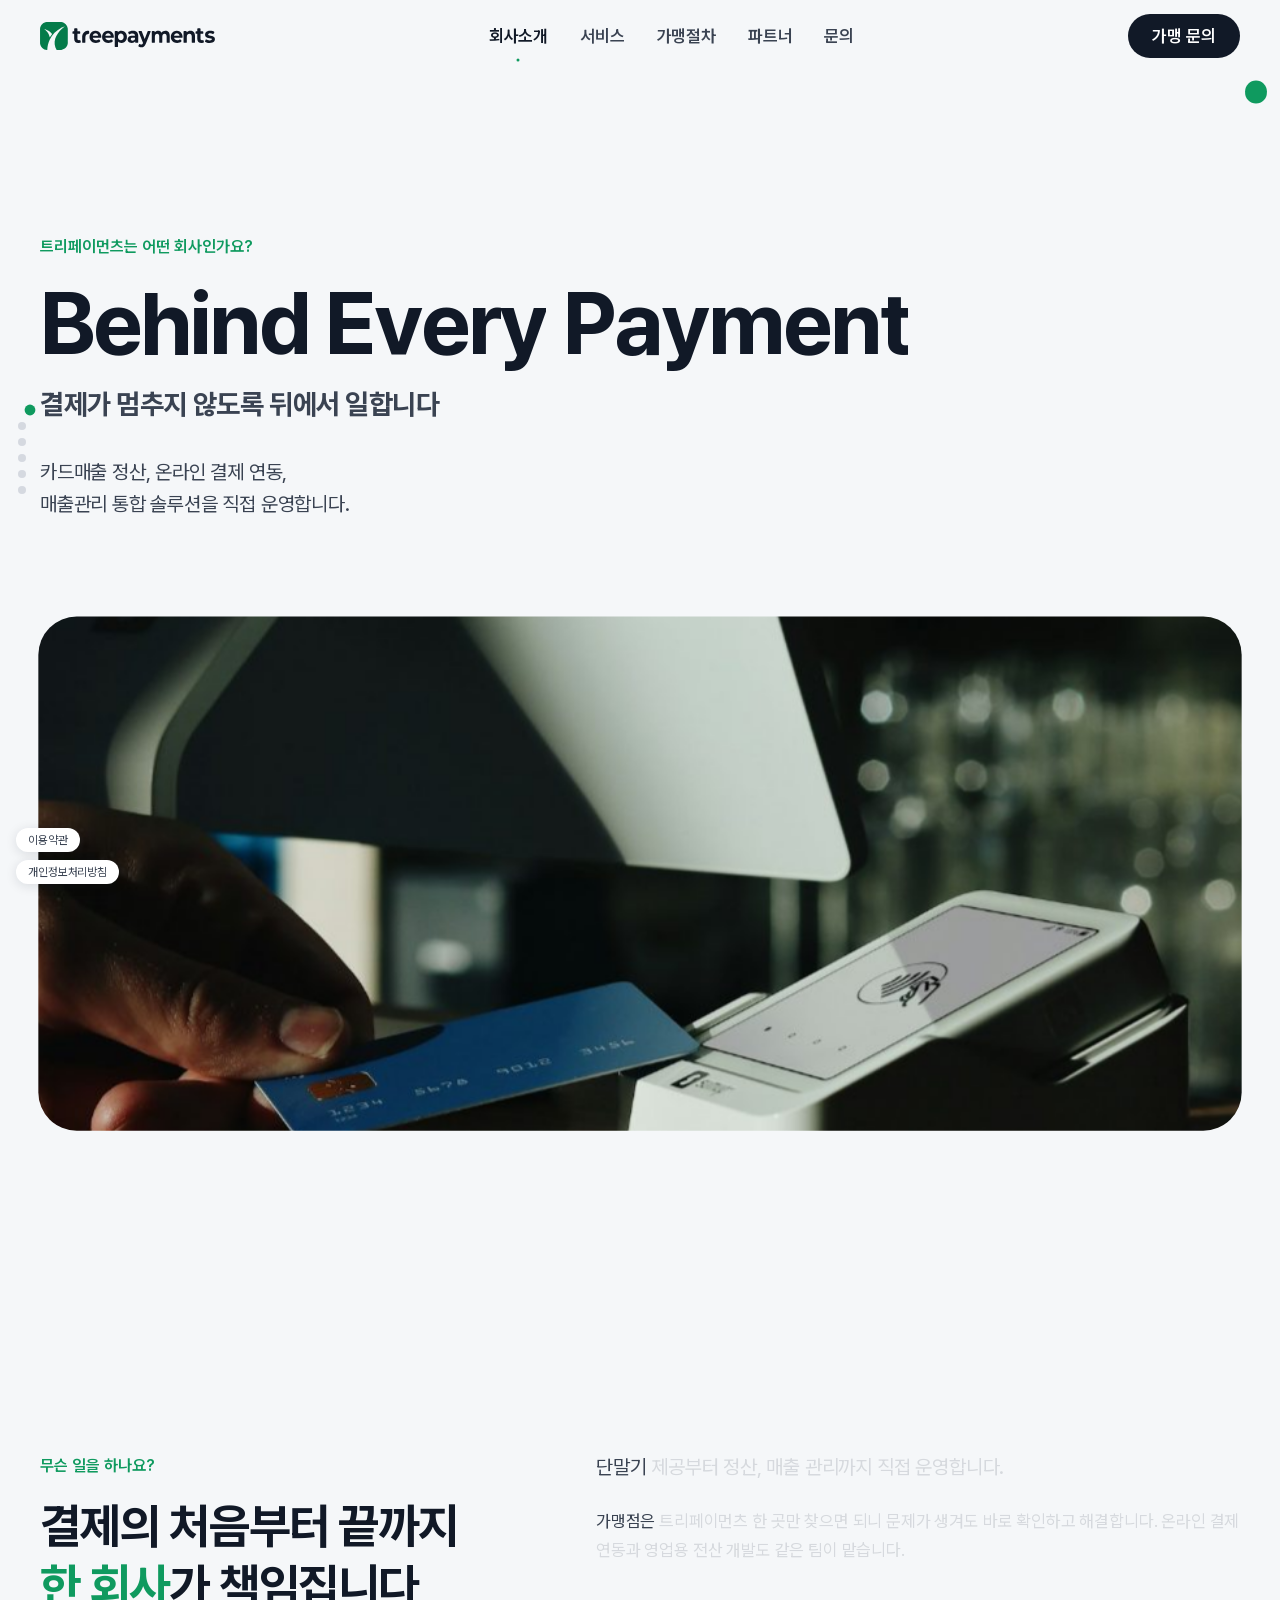
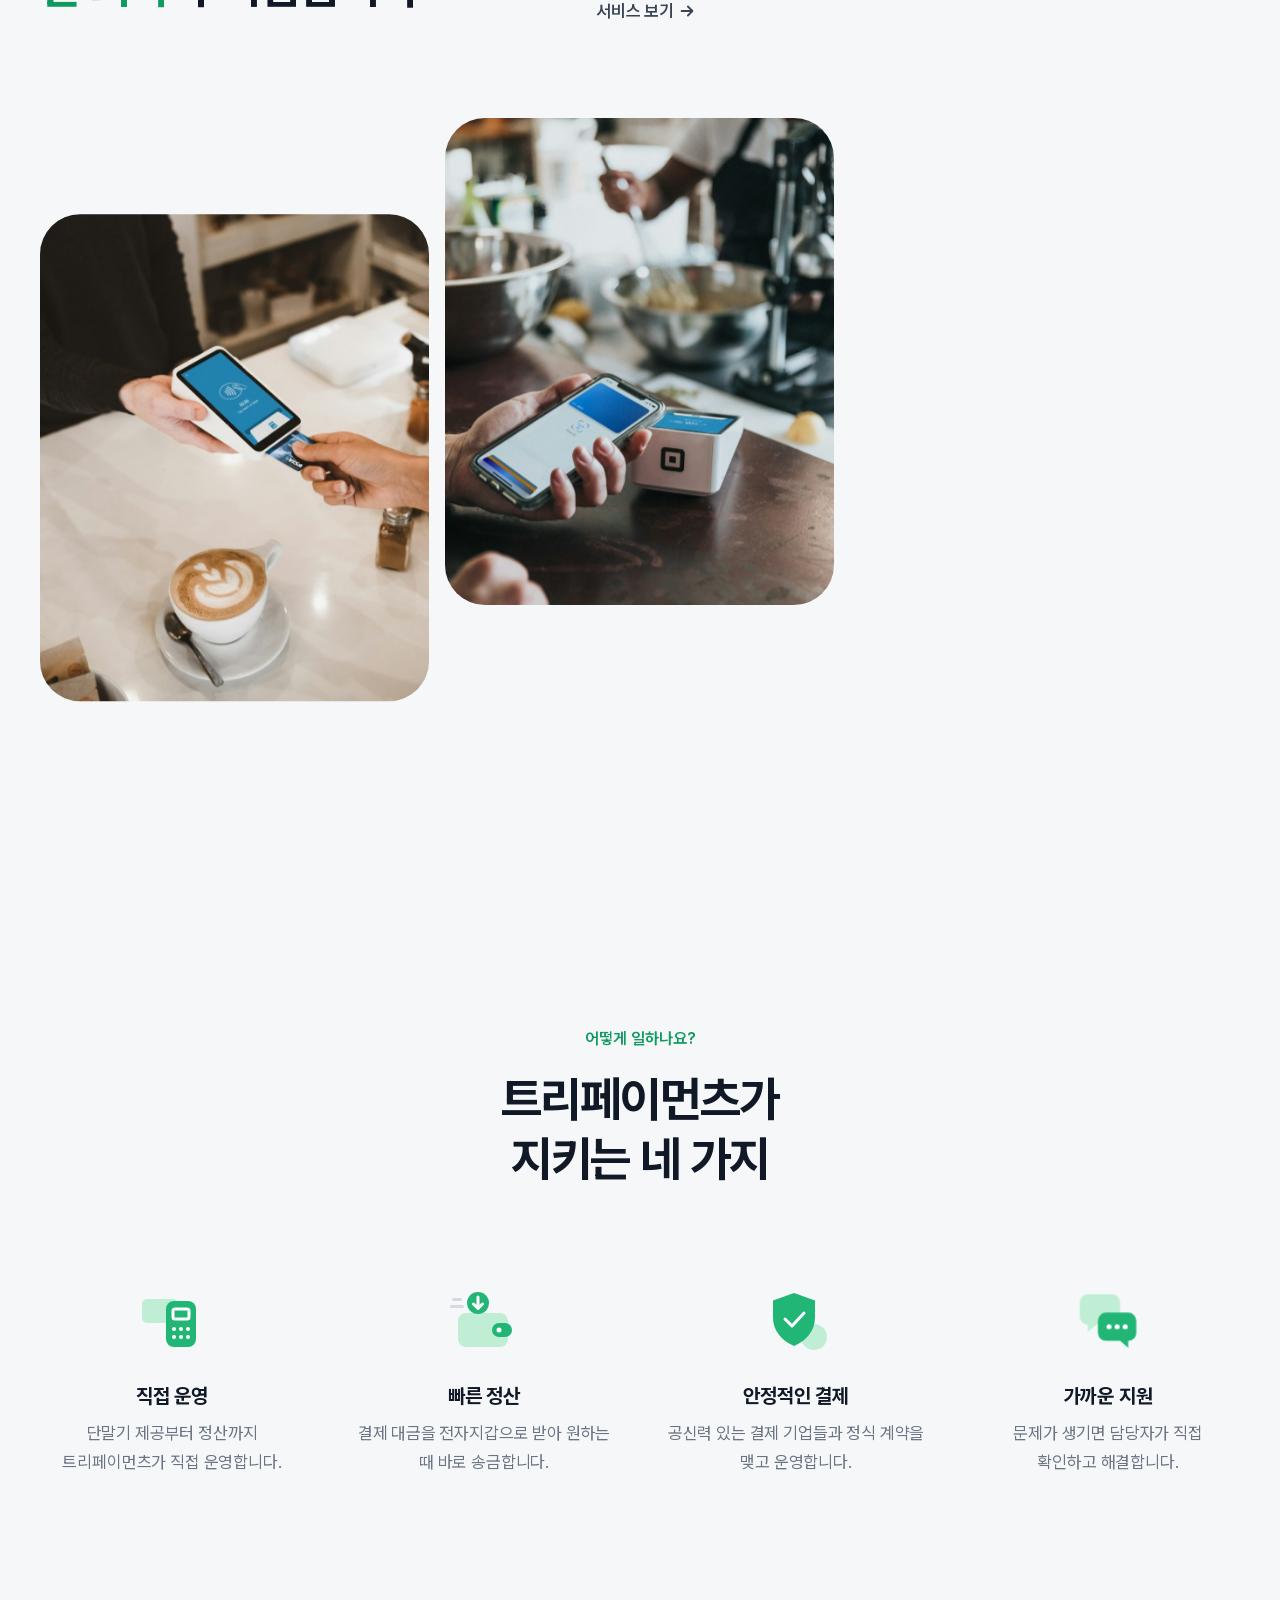
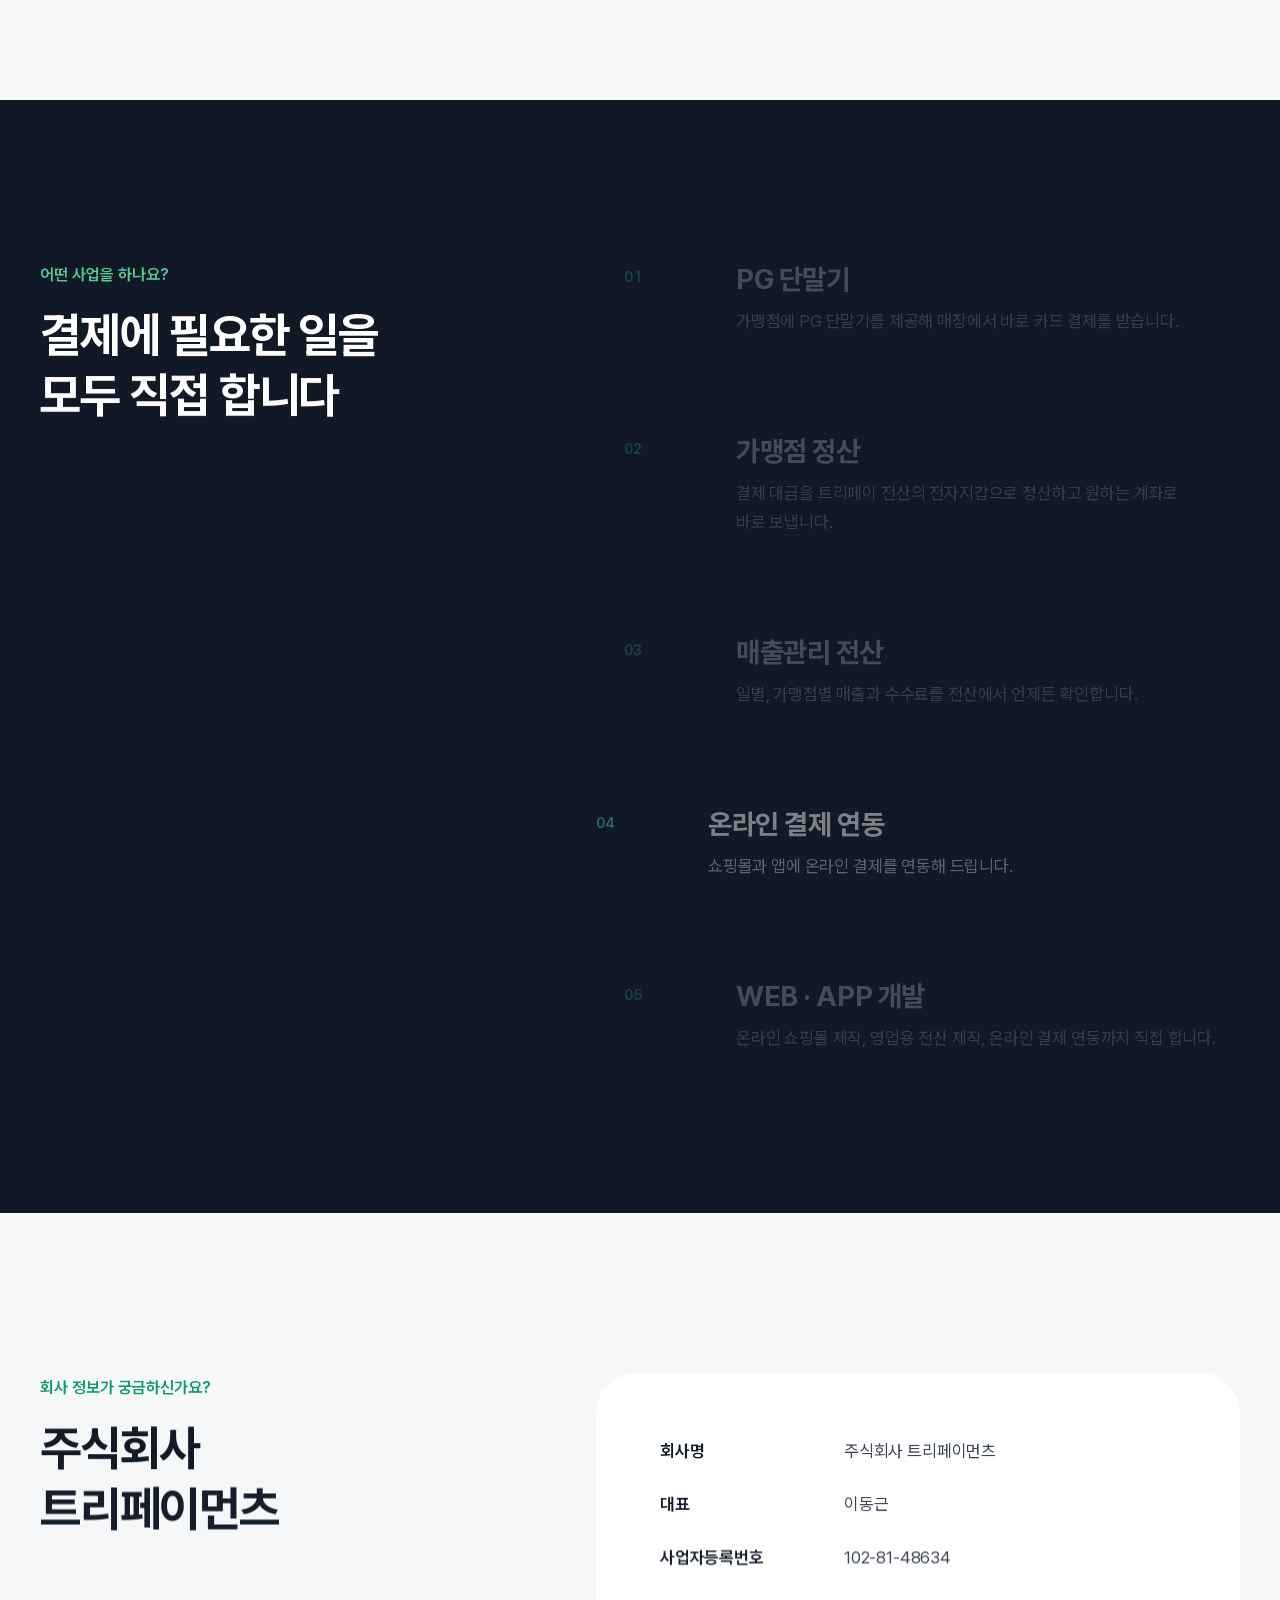
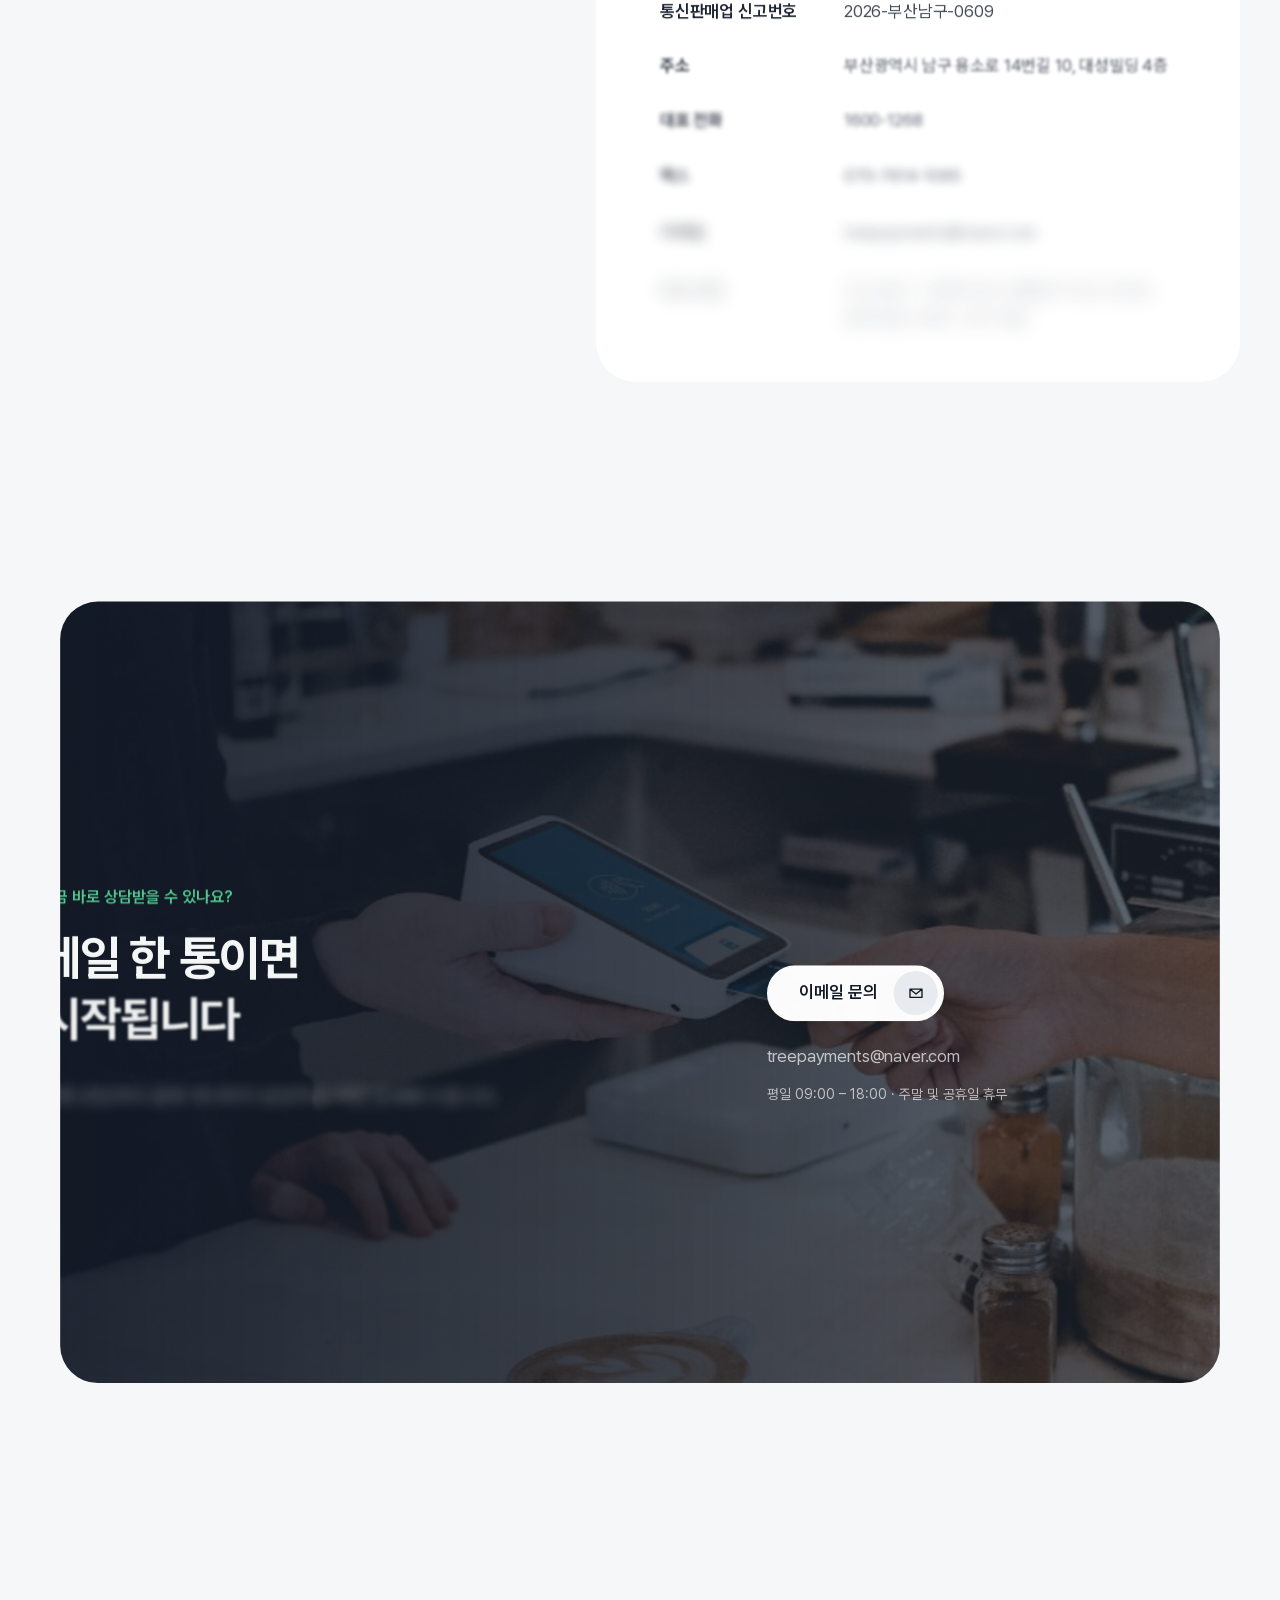
<file: about.html>
<!doctype html>
<html lang="ko">
<head>
  <!-- Google tag (gtag.js) -->
<script async src="https://www.googletagmanager.com/gtag/js?id=G-M5FTJWNWBM"></script>
<script>
  window.dataLayer = window.dataLayer || [];
  function gtag(){dataLayer.push(arguments);}
  gtag('js', new Date());

  gtag('config', 'G-M5FTJWNWBM');
</script>
  <meta charset="utf-8">
  <meta name="viewport" content="width=device-width, initial-scale=1">
  <meta name="theme-color" content="#F5F7F9">
  <title>회사소개 | 트리페이먼츠</title>
  <meta name="description" content="트리페이먼츠는 카드매출 정산, 온라인 결제 연동, 매출관리 통합 솔루션을 직접 운영하는 회사입니다.">
  <link rel="canonical" href="https://treepayments.net/about.html">
  <meta name="robots" content="index, follow">
  <meta property="og:type" content="website">
  <meta property="og:site_name" content="트리페이먼츠">
  <meta property="og:locale" content="ko_KR">
  <meta property="og:title" content="회사소개 | 트리페이먼츠">
  <meta property="og:description" content="트리페이먼츠는 카드매출 정산, 온라인 결제 연동, 매출관리 통합 솔루션을 직접 운영하는 회사입니다.">
  <meta property="og:url" content="https://treepayments.net/about.html">
  <meta property="og:image" content="https://treepayments.net/assets/img/og.jpg">
  <meta property="og:image:width" content="1200">
  <meta property="og:image:height" content="630">
  <meta property="og:image:alt" content="트리페이먼츠">
  <meta name="twitter:card" content="summary_large_image">
  <meta name="twitter:title" content="회사소개 | 트리페이먼츠">
  <meta name="twitter:description" content="트리페이먼츠는 카드매출 정산, 온라인 결제 연동, 매출관리 통합 솔루션을 직접 운영하는 회사입니다.">
  <meta name="twitter:image" content="https://treepayments.net/assets/img/og.jpg">
  <link rel="icon" href="assets/logo/logo-symbol.png">
  <link rel="apple-touch-icon" href="assets/logo/apple-touch-icon.png">
  <link rel="stylesheet" href="css/tokens.css">
  <link rel="stylesheet" href="css/base.css">
  <link rel="stylesheet" href="css/components.css">
  <link rel="stylesheet" href="css/sections.css">
  <script>document.documentElement.classList.add("js");</script>
</head>
<body class="is-sub">

  <!-- Header -->
  <header class="header">
    <div class="container header__inner">
      <a class="header__logo" href="index.html" aria-label="트리페이먼츠 홈">
        <svg class="logo-mark" viewBox="26 26 328 328" width="328" height="328" aria-hidden="true" focusable="false"><path pathLength="1" d="M351.681,262.609c-.473-15.572-.339-31.36,0-47.218v-110.776c-4.284-41.302-35.176-71.737-75.803-78.036h-25.38c-6.985.092-14.009.082-21.058,0h-126.093C62.257,31.897,31.796,63.198,26.58,104.099v127.875c.052,5.479.05,10.94,0,16.383v29.151c5.512,41.358,38.687,73.804,80.708,76.327h3.708c1.833-42.88,11.936-84.476,30.146-123.194,26.303-55.927,76.076-105.766,130.837-134.163,4.87-2.525,38.819-18.411,41.017-16.473.327,1.499-.453,2.113-1.337,2.788-5.759,3.931-14.745,11.044-24.523,19.552-.285.248-.555.49-.838.737-2.335,1.905-4.63,3.852-6.824,5.891-30.701,28.543-61.611,71.373-74.493,111.507-14.584,45.435-9.469,92.986,16.223,133.308.269.021.539.029.808.047h54.059c39.874-6.834,71.269-36.051,75.612-77.54v-13.686ZM157.841,180.858c-6.205,8.274-11.647,16.433-16.12,24.007-.091.069-.171.118-.233.133-.418.104-.8-.048-1.151-.381-.778-2.974-1.763-6.275-2.923-9.724-.186-.553-.373-1.098-.562-1.638-.047-.182-.092-.343-.135-.474-8.331-25.05-21.479-48.944-41.707-66.293-1.148-.984-2.35-1.907-3.569-2.809-1.112-.885-2.243-1.774-3.408-2.665-4.659-3.563-9.19-6.74-13.313-9.385-.237-.209-.488-.405-.721-.619,6.616-.704,12.507.959,18.764,2.725,26.284,7.419,53.845,25.979,69.65,48.35,1.448,2.049,4.147,5.042,4.29,7.55-2.95,3.547-5.917,7.295-8.863,11.222Z"/></svg>
        <svg class="logo-word" viewBox="354 26 1722 328" width="1722" height="328" aria-hidden="true" focusable="false"><path d="M492.594,269.778c-5.382,1.465-11.149,2.201-17.3,2.201-15.55,0-27.596-4.228-36.138-12.686-8.546-8.454-12.815-20.881-12.815-37.28v-57.214h-11.917c-4.46,0-8.075-3.615-8.075-8.075v-14.917c0-4.46,3.615-8.075,8.075-8.075h11.917v-25.839c0-4.46,3.615-8.075,8.075-8.075h22.039c4.46,0,8.075,3.615,8.075,8.075v25.839h24.475c4.46,0,8.075,3.615,8.075,8.075v14.917c0,4.46-3.615,8.075-8.075,8.075h-24.475v56.697c0,5.869,1.41,10.4,4.229,13.592,2.819,3.195,6.792,4.789,11.918,4.789,2.99,0,5.766-.431,8.329-1.293,4.155-1.398,8.674.629,10.159,4.754l4.935,13.708c1.38,3.835-.28,8.162-3.947,9.94-2.311,1.12-4.83,2.051-7.558,2.793Z"/><path d="M593.476,165.082h.447c4.461,0,8.078-3.616,8.078-8.078v-19.927c0-4.461-3.616-8.078-8.078-8.078h-13.371c-.367,0-.735.021-1.099.068-29.418,3.827-55.236,31.221-59.368,60.315l-.085,1.248v71.291c0,4.461,3.616,8.078,8.078,8.078h21.135c4.461,0,8.078-3.616,8.078-8.078v-45.704h.083c.017-8.187.465-16.129,1.885-23.461,3.537-18.264,16.404-27.427,32.89-27.623v-.038h.165v-.003h1.163v-.012Z"/><path d="M735.823,211.658h-89.018c-1.143,0-1.972,1.094-1.669,2.197,2.087,7.6,6.136,13.684,12.147,18.255,6.576,5.008,14.821,7.508,24.733,7.508,6.832,0,12.855-1.076,18.069-3.236,3.126-1.294,6.145-3.039,9.057-5.234,3.432-2.587,8.311-1.965,11.13,1.279l9.864,11.351c2.915,3.354,2.711,8.454-.553,11.47-12.073,11.154-28.27,16.731-48.592,16.731-14.866,0-27.981-3.062-39.342-9.19-11.365-6.125-20.12-14.628-26.271-25.501-6.151-10.873-9.227-23.211-9.227-37.021,0-13.633,3.032-25.93,9.099-36.892,6.063-10.958,14.437-19.501,25.118-25.63,10.676-6.125,22.594-9.191,35.753-9.191,12.815,0,24.389,2.937,34.729,8.802,10.336,5.87,18.494,14.284,24.477,25.242,5.979,10.962,8.97,23.688,8.97,38.187,0,.261-.065,1.315-.196,3.161-.307,4.344-3.924,7.712-8.278,7.712ZM654.72,166.871c-5.438,4.776-8.879,11.17-10.316,19.176-.191,1.066.619,2.053,1.702,2.053h60.242c1.096,0,1.912-1.011,1.695-2.086-1.581-7.834-5.001-14.17-10.264-19.014-5.727-5.263-12.859-7.896-21.401-7.896s-15.762,2.589-21.657,7.767Z"/><path d="M882.823,211.658h-91.227c1.878,8.633,6.107,15.448,12.687,20.452,6.576,5.008,14.821,7.508,24.733,7.508,6.832,0,12.855-1.076,18.069-3.236,3.126-1.294,6.145-3.039,9.057-5.234,3.432-2.587,8.311-1.965,11.13,1.279l9.864,11.351c2.915,3.354,2.711,8.454-.553,11.47-12.073,11.154-28.27,16.731-48.592,16.731-14.866,0-27.981-3.062-39.342-9.19-11.365-6.125-20.12-14.628-26.271-25.501-6.151-10.873-9.227-23.211-9.227-37.021,0-13.633,3.032-25.93,9.099-36.892,6.063-10.958,14.437-19.501,25.118-25.63,10.676-6.125,22.594-9.191,35.753-9.191,12.815,0,24.389,2.937,34.729,8.802,10.336,5.87,18.494,14.284,24.477,25.242,5.979,10.962,8.97,23.688,8.97,38.187,0,.261-.065,1.315-.196,3.161-.307,4.344-3.924,7.712-8.278,7.712ZM801.72,166.871c-5.895,5.178-9.443,12.256-10.636,21.229h64.331c-1.37-8.802-4.914-15.833-10.636-21.099-5.727-5.263-12.859-7.896-21.401-7.896s-15.762,2.589-21.657,7.767Z"/><path d="M1012.308,137.486c9.908,5.955,17.725,14.328,23.452,25.112,5.723,10.789,8.586,23.345,8.586,37.669s-2.863,26.884-8.586,37.668c-5.727,10.788-13.544,19.157-23.452,25.112-9.912,5.954-20.933,8.932-33.062,8.932-16.748,0-29.903-5.606-39.47-16.828v56.92c0,4.452-3.609,8.062-8.062,8.062h-22.065c-4.452,0-8.062-3.609-8.062-8.062v-173.383c0-4.452,3.609-8.062,8.062-8.062h20.271c4.452,0,8.062,3.609,8.062,8.062v7.989c9.395-12.079,23.151-18.123,41.265-18.123,12.13,0,23.151,2.978,33.062,8.932ZM996.545,228.356c6.235-6.99,9.355-16.351,9.355-28.089s-3.12-21.1-9.355-28.09c-6.239-6.99-14.225-10.485-23.964-10.485s-17.729,3.495-23.964,10.485c-6.239,6.99-9.355,16.354-9.355,28.09s3.116,21.099,9.355,28.089c6.235,6.99,14.225,10.485,23.964,10.485s17.725-3.495,23.964-10.485Z"/><path d="M1160.385,143.959c10.85,10.271,16.275,25.759,16.275,46.47v71.447c0,4.436-3.596,8.032-8.032,8.032h-19.56c-4.436,0-8.032-3.596-8.032-8.032v-9.313c-7.35,12.944-20.678,19.417-39.984,19.417-10.082,0-18.797-1.812-26.143-5.437-7.348-3.625-12.986-8.629-16.914-15.016-3.934-6.384-5.896-13.633-5.896-21.747,0-12.944,4.613-23.126,13.842-30.549,9.227-7.418,23.406-11.132,42.545-11.132h29.986c0-6.213-1.023-11.043-3.074-14.498-4.613-8.628-13.584-12.944-26.912-12.944-7.008,0-13.885,1.165-20.633,3.495-3.671,1.267-7.05,2.776-10.138,4.528-4.05,2.297-9.19.708-11.209-3.487l-6.529-13.562c-1.79-3.719-.493-8.223,3.049-10.343,5.708-3.416,12.232-6.193,19.573-8.331,10.08-2.933,20.416-4.401,31.014-4.401,20.33,0,35.922,5.138,46.773,15.404ZM1127.963,240.007c4.955-3.192,8.459-7.896,10.508-14.109v-14.239h-25.885c-15.551,0-23.324,5.437-23.324,16.31,0,5.178,1.879,9.28,5.639,12.298,3.756,3.021,8.971,4.53,15.635,4.53s12.471-1.594,17.428-4.789Z"/><path d="M1244.432,312.366c-8.803,6.557-19.439,9.838-31.91,9.838-6.836,0-13.583-1.125-20.247-3.366-3.964-1.336-7.475-2.976-10.532-4.921-3.395-2.16-4.57-6.568-2.824-10.194l6.881-14.286c1.999-4.151,7.032-5.689,11.107-3.54.938.494,1.914.947,2.929,1.357,3.845,1.553,7.646,2.33,11.405,2.33,5.126,0,9.312-1.21,12.559-3.625,3.244-2.419,6.408-7.423,9.483-15.016l-52.421-129.277c-2.14-5.276,1.743-11.041,7.437-11.041h21.819c3.305,0,6.273,2.027,7.475,5.105l34.913,89.389,34.913-89.389c1.203-3.079,4.17-5.105,7.475-5.105h19.31c5.679,0,9.561,5.737,7.45,11.009l-54.796,136.816c-6.151,16.052-13.628,27.354-22.426,33.915Z"/><path d="M1532.018,143.959c9.169,10.271,13.757,25.674,13.757,46.211v71.681c0,4.45-3.607,8.057-8.057,8.057h-19.923c-4.45,0-8.057-3.607-8.057-8.057v-65.468c0-11.043-2.069-19.287-6.209-24.724-4.139-5.437-9.944-8.155-17.409-8.155-8.441,0-15.138,3.066-20.087,9.19-4.953,6.128-7.427,15.234-7.427,27.312v61.844c0,4.45-3.607,8.057-8.057,8.057h-19.922c-4.45,0-8.057-3.607-8.057-8.057v-65.468c0-11.043-2.032-19.287-6.087-24.724-4.06-5.437-9.903-8.155-17.531-8.155-8.278,0-14.895,3.066-19.844,9.19-4.954,6.128-7.427,15.234-7.427,27.312v61.844c0,4.45-3.607,8.057-8.057,8.057h-20.166c-4.45,0-8.057-3.607-8.057-8.057v-123.169c0-4.45,3.607-8.057,8.057-8.057h18.462c4.45,0,8.057,3.607,8.057,8.057v7.995c4.542-5.866,10.185-10.356,16.922-13.462,6.734-3.106,14.16-4.66,22.279-4.66,8.765,0,16.679,1.942,23.739,5.825,7.062,3.883,12.783,9.539,17.166,16.957,5.029-7.249,11.443-12.855,19.235-16.828,7.791-3.968,16.313-5.955,25.565-5.955,15.583,0,27.959,5.138,37.132,15.404Z"/><path d="M1687.822,211.658h-91.227c1.878,8.633,6.106,15.448,12.687,20.452,6.576,5.008,14.821,7.508,24.733,7.508,6.832,0,12.854-1.076,18.068-3.236,3.127-1.294,6.146-3.039,9.058-5.234,3.431-2.587,8.31-1.965,11.129,1.279l9.865,11.352c2.915,3.354,2.711,8.454-.553,11.47-12.073,11.154-28.27,16.731-48.593,16.731-14.865,0-27.981-3.062-39.342-9.19-11.366-6.125-20.12-14.628-26.271-25.501s-9.227-23.211-9.227-37.021c0-13.633,3.031-25.93,9.099-36.892,6.063-10.958,14.437-19.501,25.117-25.63,10.677-6.125,22.595-9.191,35.754-9.191,12.815,0,24.389,2.937,34.729,8.802,10.337,5.87,18.494,14.284,24.477,25.242,5.979,10.962,8.971,23.688,8.971,38.187,0,.261-.065,1.315-.196,3.162-.307,4.343-3.923,7.711-8.278,7.711ZM1606.72,166.871c-5.896,5.178-9.443,12.256-10.637,21.229h64.331c-1.369-8.802-4.914-15.833-10.637-21.099-5.727-5.263-12.858-7.896-21.4-7.896s-15.763,2.589-21.657,7.767Z"/><path d="M1826.766,144.088c9.907,10.355,14.865,25.719,14.865,46.082v71.657c0,4.463-3.618,8.081-8.081,8.081h-21.771c-4.463,0-8.081-3.618-8.081-8.081v-65.444c0-11.043-2.307-19.287-6.92-24.724-4.613-5.437-11.193-8.155-19.735-8.155-9.57,0-17.172,3.151-22.811,9.449-5.639,6.303-8.458,15.663-8.458,28.09v60.784c0,4.463-3.618,8.081-8.081,8.081h-22.027c-4.463,0-8.081-3.618-8.081-8.081v-123.121c0-4.463,3.618-8.081,8.081-8.081h20.233c4.463,0,8.081,3.618,8.081,8.081v8.229c5.126-5.866,11.405-10.396,18.838-13.592,7.433-3.191,15.591-4.79,24.477-4.79,16.403,0,29.559,5.178,39.471,15.534Z"/><path d="M1934.593,269.778c-5.383,1.465-11.149,2.201-17.301,2.201-15.55,0-27.596-4.228-36.138-12.686-8.546-8.454-12.815-20.881-12.815-37.28v-57.214h-11.952c-4.44,0-8.039-3.599-8.039-8.039v-14.989c0-4.44,3.599-8.039,8.039-8.039h11.952v-25.875c0-4.44,3.599-8.039,8.039-8.039h22.111c4.44,0,8.039,3.599,8.039,8.039v25.875h24.511c4.44,0,8.039,3.599,8.039,8.039v14.989c0,4.44-3.599,8.039-8.039,8.039h-24.511v56.697c0,5.869,1.409,10.4,4.229,13.592,2.819,3.195,6.792,4.789,11.918,4.789,2.989,0,5.765-.431,8.328-1.293,4.155-1.398,8.674.629,10.159,4.754l4.945,13.737c1.374,3.818-.28,8.123-3.929,9.896-2.319,1.127-4.847,2.062-7.586,2.807Z"/><path d="M1981.495,267.708c-7.085-1.951-13.227-4.247-18.424-6.887-3.793-1.927-5.435-6.465-3.744-10.369l6.117-14.124c1.846-4.262,6.896-6.057,11.036-3.952,4.2,2.136,8.82,3.946,13.858,5.429,8.201,2.419,16.314,3.625,24.348,3.625,16.06,0,24.093-4.228,24.093-12.686,0-3.969-2.179-6.816-6.536-8.544-4.356-1.723-11.064-3.191-20.119-4.4-10.765-1.724-19.651-3.71-26.655-5.955-7.008-2.241-13.071-6.213-18.197-11.909-5.126-5.695-7.689-13.806-7.689-24.335,0-8.802,2.436-16.609,7.305-23.43,4.87-6.816,11.874-12.123,21.017-15.921,9.139-3.794,19.947-5.696,32.422-5.696,9.228,0,18.41,1.08,27.553,3.236,5.868,1.387,11.122,3.111,15.759,5.172,4.076,1.811,5.929,6.565,4.112,10.638l-6.252,14.019c-1.831,4.106-6.659,5.877-10.743,3.999-9.445-4.343-19.589-6.516-30.429-6.516-8.201,0-14.312,1.21-18.325,3.625-4.017,2.419-6.022,5.526-6.022,9.32,0,4.316,2.218,7.338,6.663,9.061,4.441,1.727,11.361,3.366,20.761,4.919,10.765,1.727,19.562,3.713,26.398,5.954,6.832,2.245,12.771,6.213,17.813,11.909,5.037,5.695,7.561,13.636,7.561,23.817,0,8.633-2.479,16.311-7.433,23.041-4.958,6.731-12.09,11.954-21.401,15.663-9.314,3.71-20.376,5.566-33.19,5.566-10.765,0-21.317-1.424-31.653-4.271Z"/></svg>
      </a>
      <nav class="header__nav" aria-label="주 메뉴">
        <a href="about.html">회사소개</a>
        <a href="services.html">서비스</a>
        <a href="process.html">가맹절차</a>
        <a href="partners.html">파트너</a>
        <a href="contact.html">문의</a>
      </nav>
      <a class="btn btn--mail header__cta" href="contact.html">가맹 문의</a>
      <button class="header__toggle" type="button" aria-label="메뉴 열기" aria-expanded="false"><span></span></button>
    </div>
  </header>

  <div class="menu" id="menu">
    <nav class="menu__list" aria-label="모바일 메뉴">
      <a href="about.html">회사소개</a>
      <a href="services.html">서비스</a>
      <a href="process.html">가맹절차</a>
      <a href="partners.html">파트너</a>
      <a href="contact.html">문의</a>
    </nav>
    <a class="btn btn--mail" href="contact.html">가맹 문의</a>
    <a class="menu__mail" href="mailto:">이메일 <span data-info="mail"></span></a>
  </div>

  <main id="top">

    <!-- Page head -->
    <section class="section sec-page">
      <div class="container">
        <div class="page-head">
          <span class="t-label" data-intro>트리페이먼츠는 어떤 회사인가요?</span>
          <h1 class="page-head__title">
            <span class="page-head__en">Behind Every Payment</span>
            <span class="page-head__ko" data-intro>결제가 멈추지 않도록 뒤에서 일합니다</span>
          </h1>
          <p class="t-lead" data-intro>카드매출 정산, 온라인 결제 연동, <br class="pc">매출관리 통합 솔루션을 직접 운영합니다.</p>
        </div>
        <div class="page-head__photo">
          <div class="media media--xl"><img decoding="async" src="assets/img/terminal.jpg" width="1157" height="868" alt="매장 카운터에서 카드 단말기에 카드를 대는 모습"></div>
        </div>
      </div>
    </section>

    <!-- Story -->
    <section class="section sec-side">
      <div class="container">
        <div class="side">
          <div class="section__head section__head--left side__head">
            <span class="t-label" data-reveal>무슨 일을 하나요?</span>
            <h2 class="t-h1" data-reveal>결제의 처음부터 끝까지<br><span class="accent">한 회사</span>가 책임집니다</h2>
          </div>
          <div class="side__body">
            <p class="t-lead" data-scrub-text>단말기 제공부터 정산, 매출 관리까지 직접 운영합니다.</p>
            <p class="t-body" data-scrub-text>가맹점은 트리페이먼츠 한 곳만 찾으면 되니 문제가 생겨도 바로 확인하고 해결합니다. 온라인 결제 연동과 영업용 전산 개발도 같은 팀이 맡습니다.</p>
            <a class="link-arrow" href="services.html">서비스 보기 <svg viewBox="0 0 20 20" fill="none" aria-hidden="true"><path d="M4 10h12m-5-5 5 5-5 5" stroke="currentColor" stroke-width="2" stroke-linecap="round" stroke-linejoin="round"/></svg></a>
          </div>
        </div>
        <ul class="photo-row" data-reveal-group>
          <li class="media media--xl"><img decoding="async" src="assets/img/scene-01.jpg" width="980" height="1225" alt="카페에서 카드로 결제하는 모습" loading="lazy"></li>
          <li class="media media--xl"><img decoding="async" src="assets/img/scene-03.jpg" width="980" height="1225" alt="매장에서 결제하는 모습" loading="lazy"></li>
          <li class="media media--xl"><img decoding="async" src="assets/img/scene-04.jpg" width="980" height="1225" alt="결제 단말기를 쓰는 모습" loading="lazy"></li>
        </ul>
      </div>
    </section>

    <!-- Values -->
    <section class="section sec-values">
      <div class="container">
        <div class="section__head">
          <span class="t-label" data-reveal>어떻게 일하나요?</span>
          <h2 class="t-h1" data-reveal>트리페이먼츠가<br>지키는 네 가지</h2>
        </div>
        <ul class="values" data-reveal-group>
          <li class="value">
            <svg class="value__pic" viewBox="0 0 72 72" aria-hidden="true"><rect class="pic-b" x="6" y="14" width="36" height="24" rx="5"/><rect class="pic-a" x="30" y="16" width="30" height="46" rx="8"/><rect class="pic-line" x="37" y="24" width="16" height="10" rx="2"/><circle class="pic-w" cx="38" cy="44" r="2"/><circle class="pic-w" cx="45" cy="44" r="2"/><circle class="pic-w" cx="52" cy="44" r="2"/><circle class="pic-w" cx="38" cy="52" r="2"/><circle class="pic-w" cx="45" cy="52" r="2"/><circle class="pic-w" cx="52" cy="52" r="2"/></svg>
            <p class="value__title">직접 운영</p>
            <p class="t-body value__text">단말기 제공부터 정산까지 트리페이먼츠가 직접 운영합니다.</p>
          </li>
          <li class="value">
            <svg class="value__pic" viewBox="0 0 72 72" aria-hidden="true"><rect class="pic-c" x="4" y="13" width="10" height="3" rx="1.5"/><rect class="pic-c" x="2" y="20" width="14" height="3" rx="1.5"/><rect class="pic-b" x="10" y="28" width="50" height="34" rx="8"/><rect class="pic-a" x="44" y="38" width="20" height="14" rx="7"/><circle class="pic-w" cx="51" cy="45" r="2.5"/><circle class="pic-a" cx="30" cy="18" r="11"/><path class="pic-line" d="M30 12v11M25.5 19l4.5 4.5 4.5-4.5"/></svg>
            <p class="value__title">빠른 정산</p>
            <p class="t-body value__text">결제 대금을 전자지갑으로 받아 원하는 때 바로 송금합니다.</p>
          </li>
          <li class="value">
            <svg class="value__pic" viewBox="0 0 72 72" aria-hidden="true"><circle class="pic-b" cx="54" cy="52" r="13"/><path class="pic-a" d="M34 8l21 7.5v17c0 13.5-8.8 23-21 28.5-12.2-5.5-21-15-21-28.5v-17z"/><path class="pic-line" d="M25 34l7 7 12-13"/></svg>
            <p class="value__title">안정적인 결제</p>
            <p class="t-body value__text">공신력 있는 결제 기업들과 정식 계약을 맺고 운영합니다.</p>
          </li>
          <li class="value">
            <svg class="value__pic" viewBox="0 0 72 72" aria-hidden="true"><path class="pic-b" d="M16 10h24a8 8 0 0 1 8 8v14a8 8 0 0 1-8 8H24l-8 7v-7a8 8 0 0 1-8-8V18a8 8 0 0 1 8-8z"/><path class="pic-a" d="M34 28h22a8 8 0 0 1 8 8v12a8 8 0 0 1-8 8v7l-8-7H34a8 8 0 0 1-8-8V36a8 8 0 0 1 8-8z"/><circle class="pic-w" cx="37" cy="42" r="2.5"/><circle class="pic-w" cx="45" cy="42" r="2.5"/><circle class="pic-w" cx="53" cy="42" r="2.5"/></svg>
            <p class="value__title">가까운 지원</p>
            <p class="t-body value__text">문제가 생기면 담당자가 직접 확인하고 해결합니다.</p>
          </li>
        </ul>
      </div>
    </section>

    <!-- Business -->
    <section class="section section--ink sec-band">
      <div class="container">
        <div class="band">
          <div class="section__head section__head--left band__head">
            <span class="t-label" data-reveal>어떤 사업을 하나요?</span>
            <h2 class="t-h1" data-reveal>결제에 필요한 일을<br>모두 직접 합니다</h2>
          </div>
          <ol class="band__list">
            <li class="band__item">
              <span class="band__num">01</span>
              <div>
                <p class="band__title">PG 단말기</p>
                <p class="t-body band__text">가맹점에 PG 단말기를 제공해 매장에서 바로 카드 결제를 받습니다.</p>
              </div>
            </li>
            <li class="band__item">
              <span class="band__num">02</span>
              <div>
                <p class="band__title">가맹점 정산</p>
                <p class="t-body band__text">결제 대금을 트리페이 전산의 전자지갑으로 정산하고 원하는 계좌로 바로 보냅니다.</p>
              </div>
            </li>
            <li class="band__item">
              <span class="band__num">03</span>
              <div>
                <p class="band__title">매출관리 전산</p>
                <p class="t-body band__text">일별, 가맹점별 매출과 수수료를 전산에서 언제든 확인합니다.</p>
              </div>
            </li>
            <li class="band__item">
              <span class="band__num">04</span>
              <div>
                <p class="band__title">온라인 결제 연동</p>
                <p class="t-body band__text">쇼핑몰과 앱에 온라인 결제를 연동해 드립니다.</p>
              </div>
            </li>
            <li class="band__item">
              <span class="band__num">05</span>
              <div>
                <p class="band__title">WEB · APP 개발</p>
                <p class="t-body band__text">온라인 쇼핑몰 제작, 영업용 전산 제작, 온라인 결제 연동까지 직접 합니다.</p>
              </div>
            </li>
          </ol>
        </div>
      </div>
    </section>

    <!-- Company -->
    <section class="section sec-info">
      <div class="container">
        <div class="side">
          <div class="section__head section__head--left side__head">
            <span class="t-label" data-reveal>회사 정보가 궁금하신가요?</span>
            <h2 class="t-h1" data-reveal>주식회사<br>트리페이먼츠</h2>
          </div>
          <dl class="info" data-reveal-group>
            <div class="info__row"><dt class="t-body">회사명</dt><dd class="t-body"><span data-info="company"></span></dd></div>
            <div class="info__row"><dt class="t-body">대표</dt><dd class="t-body"><span data-info="ceo"></span></dd></div>
            <div class="info__row"><dt class="t-body">사업자등록번호</dt><dd class="t-body"><span data-info="bizNo"></span></dd></div>
            <div class="info__row"><dt class="t-body">통신판매업 신고번호</dt><dd class="t-body"><span data-info="mailOrderNo"></span></dd></div>
            <div class="info__row"><dt class="t-body">주소</dt><dd class="t-body"><span data-info="address"></span></dd></div>
            <div class="info__row"><dt class="t-body">대표 전화</dt><dd class="t-body"><a class="u-line" href="tel:"><span data-info="tel"></span></a></dd></div>
            <div class="info__row"><dt class="t-body">팩스</dt><dd class="t-body"><span data-info="fax"></span></dd></div>
            <div class="info__row"><dt class="t-body">이메일</dt><dd class="t-body"><a class="u-line" href="mailto:"><span data-info="mail"></span></a></dd></div>
            <div class="info__row"><dt class="t-body">주요 사업</dt><dd class="t-body">PG 단말기, 가맹점 정산, 매출관리 전산, 온라인 결제 연동, WEB · APP 개발</dd></div>
          </dl>
        </div>
      </div>
    </section>

    <!-- Contact -->
    <section class="section section--ink cta-band" id="contact">
      <img class="cta-band__photo" decoding="async" src="assets/img/hero.jpg" width="1568" height="672" alt="" loading="lazy">
      <div class="container cta-band__inner">
        <div class="section__head section__head--left">
          <span class="t-label" data-reveal>지금 바로 상담받을 수 있나요?</span>
          <h2 class="t-h1" data-reveal>메일 한 통이면<br>시작됩니다</h2>
          <p class="t-lead" data-reveal>가맹 상담부터 결제 개시까지 담당자가 직접 안내해 드립니다.</p>
        </div>
        <div class="cta-band__actions">
          <div class="btn-row">
            <a class="btn btn--mail" href="mailto:">이메일 문의 <svg viewBox="0 0 24 24" aria-hidden="true"><path fill="none" stroke="currentColor" stroke-width="1.8" stroke-linecap="round" stroke-linejoin="round" d="M4 6.5h16v11H4z M4.5 7l7.5 6 7.5-6"/></svg></a>
          </div>
          <a class="u-line" href="mailto:"><span data-info="mail"></span></a>
          <span class="t-small"><span data-info="hours"></span> · 주말 및 공휴일 휴무</span>
        </div>
      </div>
    </section>

  </main>

  <!-- Legal -->
  <nav class="legal-dock" aria-label="약관">
    <button class="legal-dock__btn" type="button" data-sheet="terms">이용약관</button>
    <button class="legal-dock__btn" type="button" data-sheet="privacy">개인정보처리방침</button>
  </nav>

  <!-- Footer -->
  <footer class="footer">
    <div class="container">
      <div class="footer__inner">
        <div class="footer__brand">
          <img decoding="async" src="assets/logo/logo.png" width="2050" height="328" alt="Treepayments">
          <p class="t-small"><span data-info="company"></span> · 대표 <span data-info="ceo"></span></p>
          <p class="t-small"><span data-info="address"></span></p>
          <p class="t-small">사업자등록번호 <span data-info="bizNo"></span></p>
          <p class="t-small">통신판매업 신고번호 <span data-info="mailOrderNo"></span></p>
          <p class="t-small">전화 <span data-info="tel"></span> · 팩스 <span data-info="fax"></span></p>
          <p class="t-small">이메일 <span data-info="mail"></span></p>
        </div>
        <div class="footer__col">
          <p class="t-label">서비스</p>
          <ul>
            <li><a class="u-line" href="services.html">PG 단말기</a></li>
            <li><a class="u-line" href="services.html">가맹점 정산</a></li>
            <li><a class="u-line" href="services.html">매출관리 전산</a></li>
            <li><a class="u-line" href="services.html">온라인 결제 연동</a></li>
            <li><a class="u-line" href="services.html#development">WEB · APP 개발</a></li>
          </ul>
        </div>
        <div class="footer__col">
          <p class="t-label">회사</p>
          <ul>
            <li><a class="u-line" href="about.html">회사소개</a></li>
            <li><a class="u-line" href="process.html">가맹절차</a></li>
            <li><a class="u-line" href="partners.html">파트너</a></li>
            <li><a class="u-line" href="contact.html">가맹 문의</a></li>
          </ul>
        </div>
      </div>
      <div class="footer__bottom">
        <p class="t-small">© 2026 Treepayments. All rights reserved.</p>
        <p class="t-small footer__legal"><a class="u-line" href="#privacy" data-sheet="privacy">개인정보처리방침</a> · <a class="u-line" href="#terms" data-sheet="terms">이용약관</a></p>
      </div>
    </div>
  </footer>

  <script src="js/vendor/gsap.min.js"></script>
  <script src="js/vendor/ScrollTrigger.min.js"></script>
  <script src="js/vendor/lenis.min.js"></script>
  <script src="js/main.js"></script>
</body>
</html>
</file>
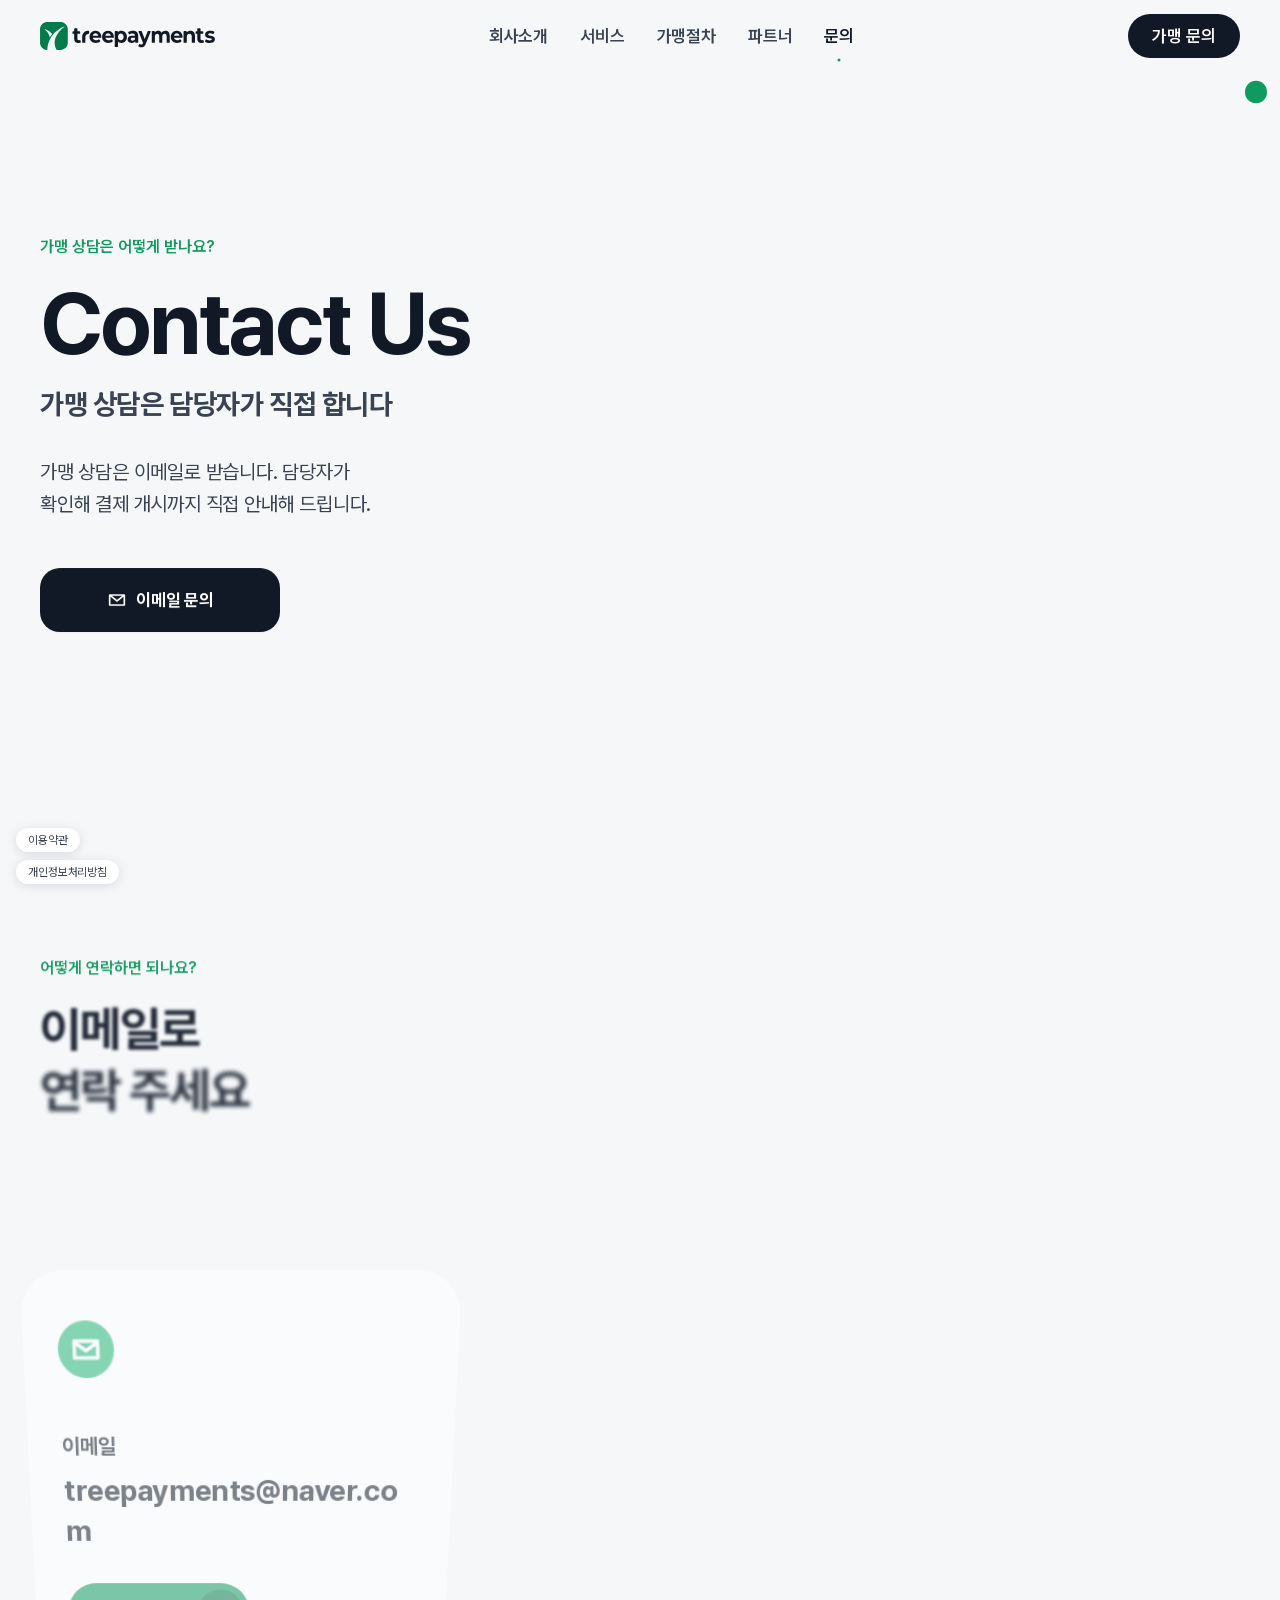
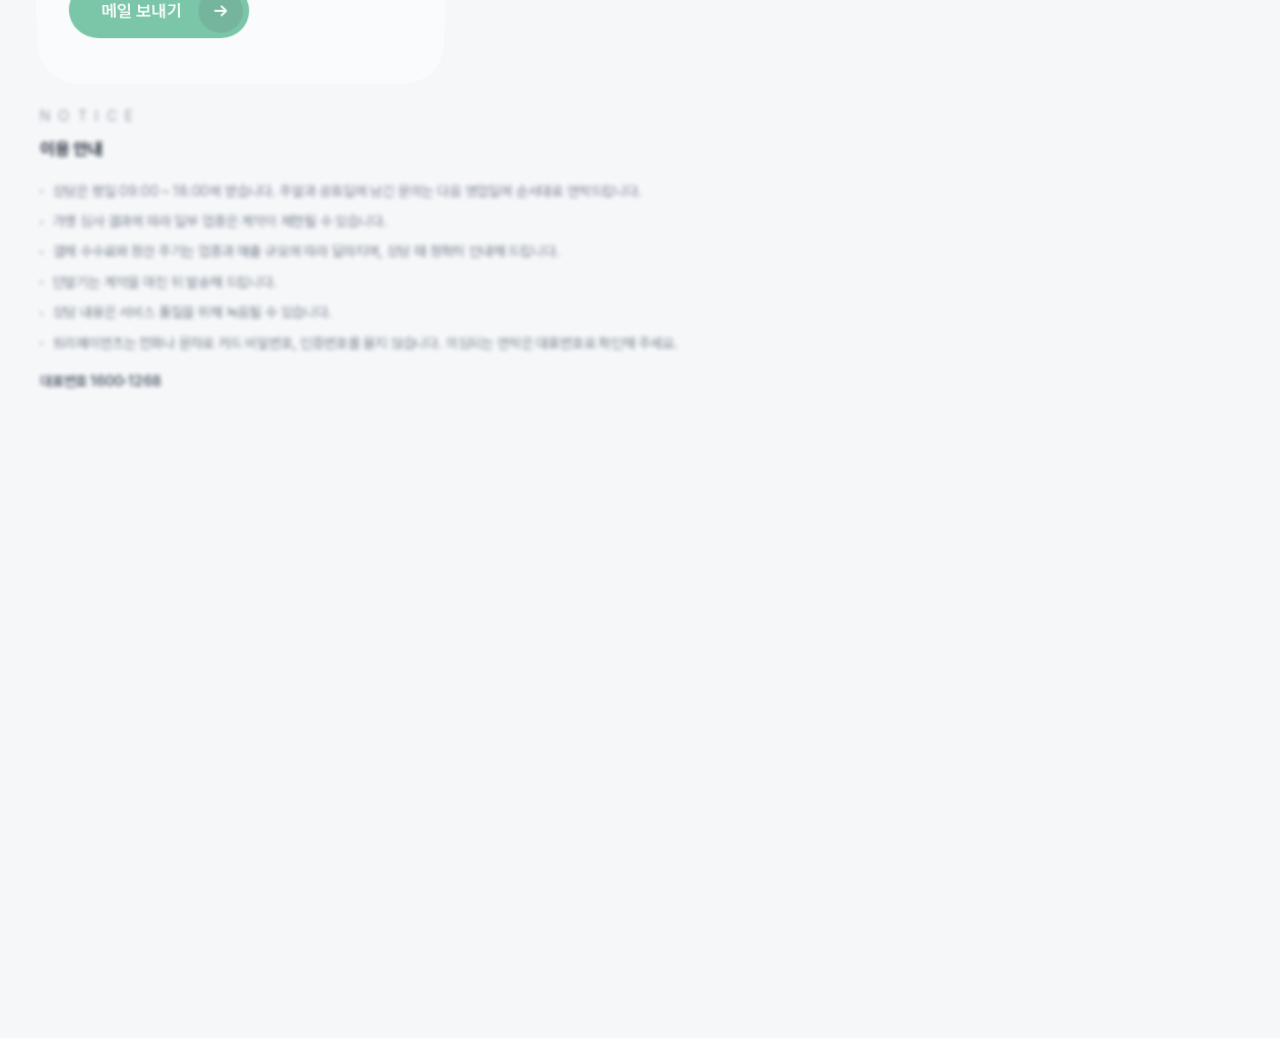
<file: contact.html>
<!doctype html>
<html lang="ko">
<head>
  <!-- Google tag (gtag.js) -->
<script async src="https://www.googletagmanager.com/gtag/js?id=G-M5FTJWNWBM"></script>
<script>
  window.dataLayer = window.dataLayer || [];
  function gtag(){dataLayer.push(arguments);}
  gtag('js', new Date());

  gtag('config', 'G-M5FTJWNWBM');
</script>
  <meta charset="utf-8">
  <meta name="viewport" content="width=device-width, initial-scale=1">
  <meta name="theme-color" content="#F5F7F9">
  <title>가맹 문의 | 트리페이먼츠</title>
  <meta name="description" content="가맹 상담은 이메일로 받습니다. 트리페이먼츠 담당자가 직접 안내해 드립니다.">
  <link rel="canonical" href="https://treepayments.net/contact.html">
  <meta name="robots" content="index, follow">
  <meta property="og:type" content="website">
  <meta property="og:site_name" content="트리페이먼츠">
  <meta property="og:locale" content="ko_KR">
  <meta property="og:title" content="가맹 문의 | 트리페이먼츠">
  <meta property="og:description" content="가맹 상담은 이메일로 받습니다. 트리페이먼츠 담당자가 직접 안내해 드립니다.">
  <meta property="og:url" content="https://treepayments.net/contact.html">
  <meta property="og:image" content="https://treepayments.net/assets/img/og.jpg">
  <meta property="og:image:width" content="1200">
  <meta property="og:image:height" content="630">
  <meta property="og:image:alt" content="트리페이먼츠">
  <meta name="twitter:card" content="summary_large_image">
  <meta name="twitter:title" content="가맹 문의 | 트리페이먼츠">
  <meta name="twitter:description" content="가맹 상담은 이메일로 받습니다. 트리페이먼츠 담당자가 직접 안내해 드립니다.">
  <meta name="twitter:image" content="https://treepayments.net/assets/img/og.jpg">
  <link rel="icon" href="assets/logo/logo-symbol.png">
  <link rel="apple-touch-icon" href="assets/logo/apple-touch-icon.png">
  <link rel="stylesheet" href="css/tokens.css">
  <link rel="stylesheet" href="css/base.css">
  <link rel="stylesheet" href="css/components.css">
  <link rel="stylesheet" href="css/sections.css">
  <script>document.documentElement.classList.add("js");</script>
</head>
<body class="is-sub">

  <!-- Header -->
  <header class="header">
    <div class="container header__inner">
      <a class="header__logo" href="index.html" aria-label="트리페이먼츠 홈">
        <svg class="logo-mark" viewBox="26 26 328 328" width="328" height="328" aria-hidden="true" focusable="false"><path pathLength="1" d="M351.681,262.609c-.473-15.572-.339-31.36,0-47.218v-110.776c-4.284-41.302-35.176-71.737-75.803-78.036h-25.38c-6.985.092-14.009.082-21.058,0h-126.093C62.257,31.897,31.796,63.198,26.58,104.099v127.875c.052,5.479.05,10.94,0,16.383v29.151c5.512,41.358,38.687,73.804,80.708,76.327h3.708c1.833-42.88,11.936-84.476,30.146-123.194,26.303-55.927,76.076-105.766,130.837-134.163,4.87-2.525,38.819-18.411,41.017-16.473.327,1.499-.453,2.113-1.337,2.788-5.759,3.931-14.745,11.044-24.523,19.552-.285.248-.555.49-.838.737-2.335,1.905-4.63,3.852-6.824,5.891-30.701,28.543-61.611,71.373-74.493,111.507-14.584,45.435-9.469,92.986,16.223,133.308.269.021.539.029.808.047h54.059c39.874-6.834,71.269-36.051,75.612-77.54v-13.686ZM157.841,180.858c-6.205,8.274-11.647,16.433-16.12,24.007-.091.069-.171.118-.233.133-.418.104-.8-.048-1.151-.381-.778-2.974-1.763-6.275-2.923-9.724-.186-.553-.373-1.098-.562-1.638-.047-.182-.092-.343-.135-.474-8.331-25.05-21.479-48.944-41.707-66.293-1.148-.984-2.35-1.907-3.569-2.809-1.112-.885-2.243-1.774-3.408-2.665-4.659-3.563-9.19-6.74-13.313-9.385-.237-.209-.488-.405-.721-.619,6.616-.704,12.507.959,18.764,2.725,26.284,7.419,53.845,25.979,69.65,48.35,1.448,2.049,4.147,5.042,4.29,7.55-2.95,3.547-5.917,7.295-8.863,11.222Z"/></svg>
        <svg class="logo-word" viewBox="354 26 1722 328" width="1722" height="328" aria-hidden="true" focusable="false"><path d="M492.594,269.778c-5.382,1.465-11.149,2.201-17.3,2.201-15.55,0-27.596-4.228-36.138-12.686-8.546-8.454-12.815-20.881-12.815-37.28v-57.214h-11.917c-4.46,0-8.075-3.615-8.075-8.075v-14.917c0-4.46,3.615-8.075,8.075-8.075h11.917v-25.839c0-4.46,3.615-8.075,8.075-8.075h22.039c4.46,0,8.075,3.615,8.075,8.075v25.839h24.475c4.46,0,8.075,3.615,8.075,8.075v14.917c0,4.46-3.615,8.075-8.075,8.075h-24.475v56.697c0,5.869,1.41,10.4,4.229,13.592,2.819,3.195,6.792,4.789,11.918,4.789,2.99,0,5.766-.431,8.329-1.293,4.155-1.398,8.674.629,10.159,4.754l4.935,13.708c1.38,3.835-.28,8.162-3.947,9.94-2.311,1.12-4.83,2.051-7.558,2.793Z"/><path d="M593.476,165.082h.447c4.461,0,8.078-3.616,8.078-8.078v-19.927c0-4.461-3.616-8.078-8.078-8.078h-13.371c-.367,0-.735.021-1.099.068-29.418,3.827-55.236,31.221-59.368,60.315l-.085,1.248v71.291c0,4.461,3.616,8.078,8.078,8.078h21.135c4.461,0,8.078-3.616,8.078-8.078v-45.704h.083c.017-8.187.465-16.129,1.885-23.461,3.537-18.264,16.404-27.427,32.89-27.623v-.038h.165v-.003h1.163v-.012Z"/><path d="M735.823,211.658h-89.018c-1.143,0-1.972,1.094-1.669,2.197,2.087,7.6,6.136,13.684,12.147,18.255,6.576,5.008,14.821,7.508,24.733,7.508,6.832,0,12.855-1.076,18.069-3.236,3.126-1.294,6.145-3.039,9.057-5.234,3.432-2.587,8.311-1.965,11.13,1.279l9.864,11.351c2.915,3.354,2.711,8.454-.553,11.47-12.073,11.154-28.27,16.731-48.592,16.731-14.866,0-27.981-3.062-39.342-9.19-11.365-6.125-20.12-14.628-26.271-25.501-6.151-10.873-9.227-23.211-9.227-37.021,0-13.633,3.032-25.93,9.099-36.892,6.063-10.958,14.437-19.501,25.118-25.63,10.676-6.125,22.594-9.191,35.753-9.191,12.815,0,24.389,2.937,34.729,8.802,10.336,5.87,18.494,14.284,24.477,25.242,5.979,10.962,8.97,23.688,8.97,38.187,0,.261-.065,1.315-.196,3.161-.307,4.344-3.924,7.712-8.278,7.712ZM654.72,166.871c-5.438,4.776-8.879,11.17-10.316,19.176-.191,1.066.619,2.053,1.702,2.053h60.242c1.096,0,1.912-1.011,1.695-2.086-1.581-7.834-5.001-14.17-10.264-19.014-5.727-5.263-12.859-7.896-21.401-7.896s-15.762,2.589-21.657,7.767Z"/><path d="M882.823,211.658h-91.227c1.878,8.633,6.107,15.448,12.687,20.452,6.576,5.008,14.821,7.508,24.733,7.508,6.832,0,12.855-1.076,18.069-3.236,3.126-1.294,6.145-3.039,9.057-5.234,3.432-2.587,8.311-1.965,11.13,1.279l9.864,11.351c2.915,3.354,2.711,8.454-.553,11.47-12.073,11.154-28.27,16.731-48.592,16.731-14.866,0-27.981-3.062-39.342-9.19-11.365-6.125-20.12-14.628-26.271-25.501-6.151-10.873-9.227-23.211-9.227-37.021,0-13.633,3.032-25.93,9.099-36.892,6.063-10.958,14.437-19.501,25.118-25.63,10.676-6.125,22.594-9.191,35.753-9.191,12.815,0,24.389,2.937,34.729,8.802,10.336,5.87,18.494,14.284,24.477,25.242,5.979,10.962,8.97,23.688,8.97,38.187,0,.261-.065,1.315-.196,3.161-.307,4.344-3.924,7.712-8.278,7.712ZM801.72,166.871c-5.895,5.178-9.443,12.256-10.636,21.229h64.331c-1.37-8.802-4.914-15.833-10.636-21.099-5.727-5.263-12.859-7.896-21.401-7.896s-15.762,2.589-21.657,7.767Z"/><path d="M1012.308,137.486c9.908,5.955,17.725,14.328,23.452,25.112,5.723,10.789,8.586,23.345,8.586,37.669s-2.863,26.884-8.586,37.668c-5.727,10.788-13.544,19.157-23.452,25.112-9.912,5.954-20.933,8.932-33.062,8.932-16.748,0-29.903-5.606-39.47-16.828v56.92c0,4.452-3.609,8.062-8.062,8.062h-22.065c-4.452,0-8.062-3.609-8.062-8.062v-173.383c0-4.452,3.609-8.062,8.062-8.062h20.271c4.452,0,8.062,3.609,8.062,8.062v7.989c9.395-12.079,23.151-18.123,41.265-18.123,12.13,0,23.151,2.978,33.062,8.932ZM996.545,228.356c6.235-6.99,9.355-16.351,9.355-28.089s-3.12-21.1-9.355-28.09c-6.239-6.99-14.225-10.485-23.964-10.485s-17.729,3.495-23.964,10.485c-6.239,6.99-9.355,16.354-9.355,28.09s3.116,21.099,9.355,28.089c6.235,6.99,14.225,10.485,23.964,10.485s17.725-3.495,23.964-10.485Z"/><path d="M1160.385,143.959c10.85,10.271,16.275,25.759,16.275,46.47v71.447c0,4.436-3.596,8.032-8.032,8.032h-19.56c-4.436,0-8.032-3.596-8.032-8.032v-9.313c-7.35,12.944-20.678,19.417-39.984,19.417-10.082,0-18.797-1.812-26.143-5.437-7.348-3.625-12.986-8.629-16.914-15.016-3.934-6.384-5.896-13.633-5.896-21.747,0-12.944,4.613-23.126,13.842-30.549,9.227-7.418,23.406-11.132,42.545-11.132h29.986c0-6.213-1.023-11.043-3.074-14.498-4.613-8.628-13.584-12.944-26.912-12.944-7.008,0-13.885,1.165-20.633,3.495-3.671,1.267-7.05,2.776-10.138,4.528-4.05,2.297-9.19.708-11.209-3.487l-6.529-13.562c-1.79-3.719-.493-8.223,3.049-10.343,5.708-3.416,12.232-6.193,19.573-8.331,10.08-2.933,20.416-4.401,31.014-4.401,20.33,0,35.922,5.138,46.773,15.404ZM1127.963,240.007c4.955-3.192,8.459-7.896,10.508-14.109v-14.239h-25.885c-15.551,0-23.324,5.437-23.324,16.31,0,5.178,1.879,9.28,5.639,12.298,3.756,3.021,8.971,4.53,15.635,4.53s12.471-1.594,17.428-4.789Z"/><path d="M1244.432,312.366c-8.803,6.557-19.439,9.838-31.91,9.838-6.836,0-13.583-1.125-20.247-3.366-3.964-1.336-7.475-2.976-10.532-4.921-3.395-2.16-4.57-6.568-2.824-10.194l6.881-14.286c1.999-4.151,7.032-5.689,11.107-3.54.938.494,1.914.947,2.929,1.357,3.845,1.553,7.646,2.33,11.405,2.33,5.126,0,9.312-1.21,12.559-3.625,3.244-2.419,6.408-7.423,9.483-15.016l-52.421-129.277c-2.14-5.276,1.743-11.041,7.437-11.041h21.819c3.305,0,6.273,2.027,7.475,5.105l34.913,89.389,34.913-89.389c1.203-3.079,4.17-5.105,7.475-5.105h19.31c5.679,0,9.561,5.737,7.45,11.009l-54.796,136.816c-6.151,16.052-13.628,27.354-22.426,33.915Z"/><path d="M1532.018,143.959c9.169,10.271,13.757,25.674,13.757,46.211v71.681c0,4.45-3.607,8.057-8.057,8.057h-19.923c-4.45,0-8.057-3.607-8.057-8.057v-65.468c0-11.043-2.069-19.287-6.209-24.724-4.139-5.437-9.944-8.155-17.409-8.155-8.441,0-15.138,3.066-20.087,9.19-4.953,6.128-7.427,15.234-7.427,27.312v61.844c0,4.45-3.607,8.057-8.057,8.057h-19.922c-4.45,0-8.057-3.607-8.057-8.057v-65.468c0-11.043-2.032-19.287-6.087-24.724-4.06-5.437-9.903-8.155-17.531-8.155-8.278,0-14.895,3.066-19.844,9.19-4.954,6.128-7.427,15.234-7.427,27.312v61.844c0,4.45-3.607,8.057-8.057,8.057h-20.166c-4.45,0-8.057-3.607-8.057-8.057v-123.169c0-4.45,3.607-8.057,8.057-8.057h18.462c4.45,0,8.057,3.607,8.057,8.057v7.995c4.542-5.866,10.185-10.356,16.922-13.462,6.734-3.106,14.16-4.66,22.279-4.66,8.765,0,16.679,1.942,23.739,5.825,7.062,3.883,12.783,9.539,17.166,16.957,5.029-7.249,11.443-12.855,19.235-16.828,7.791-3.968,16.313-5.955,25.565-5.955,15.583,0,27.959,5.138,37.132,15.404Z"/><path d="M1687.822,211.658h-91.227c1.878,8.633,6.106,15.448,12.687,20.452,6.576,5.008,14.821,7.508,24.733,7.508,6.832,0,12.854-1.076,18.068-3.236,3.127-1.294,6.146-3.039,9.058-5.234,3.431-2.587,8.31-1.965,11.129,1.279l9.865,11.352c2.915,3.354,2.711,8.454-.553,11.47-12.073,11.154-28.27,16.731-48.593,16.731-14.865,0-27.981-3.062-39.342-9.19-11.366-6.125-20.12-14.628-26.271-25.501s-9.227-23.211-9.227-37.021c0-13.633,3.031-25.93,9.099-36.892,6.063-10.958,14.437-19.501,25.117-25.63,10.677-6.125,22.595-9.191,35.754-9.191,12.815,0,24.389,2.937,34.729,8.802,10.337,5.87,18.494,14.284,24.477,25.242,5.979,10.962,8.971,23.688,8.971,38.187,0,.261-.065,1.315-.196,3.162-.307,4.343-3.923,7.711-8.278,7.711ZM1606.72,166.871c-5.896,5.178-9.443,12.256-10.637,21.229h64.331c-1.369-8.802-4.914-15.833-10.637-21.099-5.727-5.263-12.858-7.896-21.4-7.896s-15.763,2.589-21.657,7.767Z"/><path d="M1826.766,144.088c9.907,10.355,14.865,25.719,14.865,46.082v71.657c0,4.463-3.618,8.081-8.081,8.081h-21.771c-4.463,0-8.081-3.618-8.081-8.081v-65.444c0-11.043-2.307-19.287-6.92-24.724-4.613-5.437-11.193-8.155-19.735-8.155-9.57,0-17.172,3.151-22.811,9.449-5.639,6.303-8.458,15.663-8.458,28.09v60.784c0,4.463-3.618,8.081-8.081,8.081h-22.027c-4.463,0-8.081-3.618-8.081-8.081v-123.121c0-4.463,3.618-8.081,8.081-8.081h20.233c4.463,0,8.081,3.618,8.081,8.081v8.229c5.126-5.866,11.405-10.396,18.838-13.592,7.433-3.191,15.591-4.79,24.477-4.79,16.403,0,29.559,5.178,39.471,15.534Z"/><path d="M1934.593,269.778c-5.383,1.465-11.149,2.201-17.301,2.201-15.55,0-27.596-4.228-36.138-12.686-8.546-8.454-12.815-20.881-12.815-37.28v-57.214h-11.952c-4.44,0-8.039-3.599-8.039-8.039v-14.989c0-4.44,3.599-8.039,8.039-8.039h11.952v-25.875c0-4.44,3.599-8.039,8.039-8.039h22.111c4.44,0,8.039,3.599,8.039,8.039v25.875h24.511c4.44,0,8.039,3.599,8.039,8.039v14.989c0,4.44-3.599,8.039-8.039,8.039h-24.511v56.697c0,5.869,1.409,10.4,4.229,13.592,2.819,3.195,6.792,4.789,11.918,4.789,2.989,0,5.765-.431,8.328-1.293,4.155-1.398,8.674.629,10.159,4.754l4.945,13.737c1.374,3.818-.28,8.123-3.929,9.896-2.319,1.127-4.847,2.062-7.586,2.807Z"/><path d="M1981.495,267.708c-7.085-1.951-13.227-4.247-18.424-6.887-3.793-1.927-5.435-6.465-3.744-10.369l6.117-14.124c1.846-4.262,6.896-6.057,11.036-3.952,4.2,2.136,8.82,3.946,13.858,5.429,8.201,2.419,16.314,3.625,24.348,3.625,16.06,0,24.093-4.228,24.093-12.686,0-3.969-2.179-6.816-6.536-8.544-4.356-1.723-11.064-3.191-20.119-4.4-10.765-1.724-19.651-3.71-26.655-5.955-7.008-2.241-13.071-6.213-18.197-11.909-5.126-5.695-7.689-13.806-7.689-24.335,0-8.802,2.436-16.609,7.305-23.43,4.87-6.816,11.874-12.123,21.017-15.921,9.139-3.794,19.947-5.696,32.422-5.696,9.228,0,18.41,1.08,27.553,3.236,5.868,1.387,11.122,3.111,15.759,5.172,4.076,1.811,5.929,6.565,4.112,10.638l-6.252,14.019c-1.831,4.106-6.659,5.877-10.743,3.999-9.445-4.343-19.589-6.516-30.429-6.516-8.201,0-14.312,1.21-18.325,3.625-4.017,2.419-6.022,5.526-6.022,9.32,0,4.316,2.218,7.338,6.663,9.061,4.441,1.727,11.361,3.366,20.761,4.919,10.765,1.727,19.562,3.713,26.398,5.954,6.832,2.245,12.771,6.213,17.813,11.909,5.037,5.695,7.561,13.636,7.561,23.817,0,8.633-2.479,16.311-7.433,23.041-4.958,6.731-12.09,11.954-21.401,15.663-9.314,3.71-20.376,5.566-33.19,5.566-10.765,0-21.317-1.424-31.653-4.271Z"/></svg>
      </a>
      <nav class="header__nav" aria-label="주 메뉴">
        <a href="about.html">회사소개</a>
        <a href="services.html">서비스</a>
        <a href="process.html">가맹절차</a>
        <a href="partners.html">파트너</a>
        <a href="contact.html">문의</a>
      </nav>
      <a class="btn btn--mail header__cta" href="contact.html">가맹 문의</a>
      <button class="header__toggle" type="button" aria-label="메뉴 열기" aria-expanded="false"><span></span></button>
    </div>
  </header>

  <div class="menu" id="menu">
    <nav class="menu__list" aria-label="모바일 메뉴">
      <a href="about.html">회사소개</a>
      <a href="services.html">서비스</a>
      <a href="process.html">가맹절차</a>
      <a href="partners.html">파트너</a>
      <a href="contact.html">문의</a>
    </nav>
    <a class="btn btn--mail" href="contact.html">가맹 문의</a>
    <a class="menu__mail" href="mailto:">이메일 <span data-info="mail"></span></a>
  </div>

  <main id="top">

    <!-- Page head -->
    <section class="section sec-page">
      <div class="container">
        <div class="page-head">
          <span class="t-label" data-intro>가맹 상담은 어떻게 받나요?</span>
          <h1 class="page-head__title">
            <span class="page-head__en">Contact Us</span>
            <span class="page-head__ko" data-intro>가맹 상담은 담당자가 직접 합니다</span>
          </h1>
          <p class="t-lead" data-intro>가맹 상담은 이메일로 받습니다. 담당자가 확인해 결제 개시까지 직접 안내해 드립니다.</p>
          <div class="contact-actions" data-intro>
            <a class="contact-btn contact-btn--mail" href="mailto:"><svg viewBox="0 0 24 24" aria-hidden="true"><path fill="none" stroke="currentColor" stroke-width="1.8" stroke-linecap="round" stroke-linejoin="round" d="M4 6.5h16v11H4z M4.5 7l7.5 6 7.5-6"/></svg>이메일 문의</a>
          </div>
        </div>
      </div>
    </section>

    <!-- Contact cards -->
    <section class="section sec-cards">
      <div class="container">
        <div class="section__head section__head--left">
          <span class="t-label" data-reveal>어떻게 연락하면 되나요?</span>
          <h2 class="t-h1" data-reveal>이메일로<br>연락 주세요</h2>
        </div>
        <ul class="cards cards--2">
          <li class="card">
            <svg class="card__pic" viewBox="0 0 48 48" aria-hidden="true"><circle class="pic-a" cx="24" cy="24" r="24"/><path class="pic-line" d="M14 17h20v14H14z M14 18l10 7 10-7"/></svg>
            <p class="card__title">이메일</p>
            <p class="card__value"><span data-info="mail"></span></p>
            <a class="btn btn--primary" href="mailto:">메일 보내기 <svg viewBox="0 0 20 20" fill="none" aria-hidden="true"><path d="M4 10h12m-5-5 5 5-5 5" stroke="currentColor" stroke-width="2" stroke-linecap="round" stroke-linejoin="round"/></svg></a>
          </li>
          <li class="card">
            <svg class="card__pic" viewBox="0 0 48 48" aria-hidden="true"><circle class="pic-a" cx="24" cy="24" r="24"/><path class="pic-line" d="M24 14a10 10 0 1 0 0.01 0z M24 18v6l4 3"/></svg>
            <p class="card__title">상담 시간</p>
            <p class="card__value"><span data-info="hours"></span></p>
            <p class="t-body card__text">주말과 공휴일은 쉽니다. 남겨 주신 문의는 다음 영업일에 연락드립니다.</p>
          </li>
        </ul>
        <aside class="notes" aria-label="이용 안내" data-reveal>
          <p class="notice__label">NOTICE</p>
          <p class="notice__title">이용 안내</p>
          <ul class="notes__list">
            <li class="notice__item">상담은 <span data-info="hours"></span>에 받습니다. 주말과 공휴일에 남긴 문의는 다음 영업일에 순서대로 연락드립니다.</li>
            <li class="notice__item">가맹 심사 결과에 따라 일부 업종은 계약이 제한될 수 있습니다.</li>
            <li class="notice__item">결제 수수료와 정산 주기는 업종과 매출 규모에 따라 달라지며, 상담 때 정확히 안내해 드립니다.</li>
            <li class="notice__item">단말기는 계약을 마친 뒤 발송해 드립니다.</li>
            <li class="notice__item">상담 내용은 서비스 품질을 위해 녹음될 수 있습니다.</li>
            <li class="notice__item">트리페이먼츠는 전화나 문자로 카드 비밀번호, 인증번호를 묻지 않습니다. 의심되는 연락은 대표번호로 확인해 주세요.</li>
          </ul>
          <p class="notice__foot">대표번호 <span data-info="tel"></span></p>
        </aside>
      </div>
    </section>

  </main>

  <!-- Legal -->
  <nav class="legal-dock" aria-label="약관">
    <button class="legal-dock__btn" type="button" data-sheet="terms">이용약관</button>
    <button class="legal-dock__btn" type="button" data-sheet="privacy">개인정보처리방침</button>
  </nav>

  <!-- Footer -->
  <footer class="footer">
    <div class="container">
      <div class="footer__inner">
        <div class="footer__brand">
          <img decoding="async" src="assets/logo/logo.png" width="2050" height="328" alt="Treepayments">
          <p class="t-small"><span data-info="company"></span> · 대표 <span data-info="ceo"></span></p>
          <p class="t-small"><span data-info="address"></span></p>
          <p class="t-small">사업자등록번호 <span data-info="bizNo"></span></p>
          <p class="t-small">통신판매업 신고번호 <span data-info="mailOrderNo"></span></p>
          <p class="t-small">전화 <span data-info="tel"></span> · 팩스 <span data-info="fax"></span></p>
          <p class="t-small">이메일 <span data-info="mail"></span></p>
        </div>
        <div class="footer__col">
          <p class="t-label">서비스</p>
          <ul>
            <li><a class="u-line" href="services.html">PG 단말기</a></li>
            <li><a class="u-line" href="services.html">가맹점 정산</a></li>
            <li><a class="u-line" href="services.html">매출관리 전산</a></li>
            <li><a class="u-line" href="services.html">온라인 결제 연동</a></li>
            <li><a class="u-line" href="services.html#development">WEB · APP 개발</a></li>
          </ul>
        </div>
        <div class="footer__col">
          <p class="t-label">회사</p>
          <ul>
            <li><a class="u-line" href="about.html">회사소개</a></li>
            <li><a class="u-line" href="process.html">가맹절차</a></li>
            <li><a class="u-line" href="partners.html">파트너</a></li>
            <li><a class="u-line" href="contact.html">가맹 문의</a></li>
          </ul>
        </div>
      </div>
      <div class="footer__bottom">
        <p class="t-small">© 2026 Treepayments. All rights reserved.</p>
        <p class="t-small footer__legal"><a class="u-line" href="#privacy" data-sheet="privacy">개인정보처리방침</a> · <a class="u-line" href="#terms" data-sheet="terms">이용약관</a></p>
      </div>
    </div>
  </footer>

  <script src="js/vendor/gsap.min.js"></script>
  <script src="js/vendor/ScrollTrigger.min.js"></script>
  <script src="js/vendor/lenis.min.js"></script>
  <script src="js/main.js"></script>
</body>
</html>
</file>
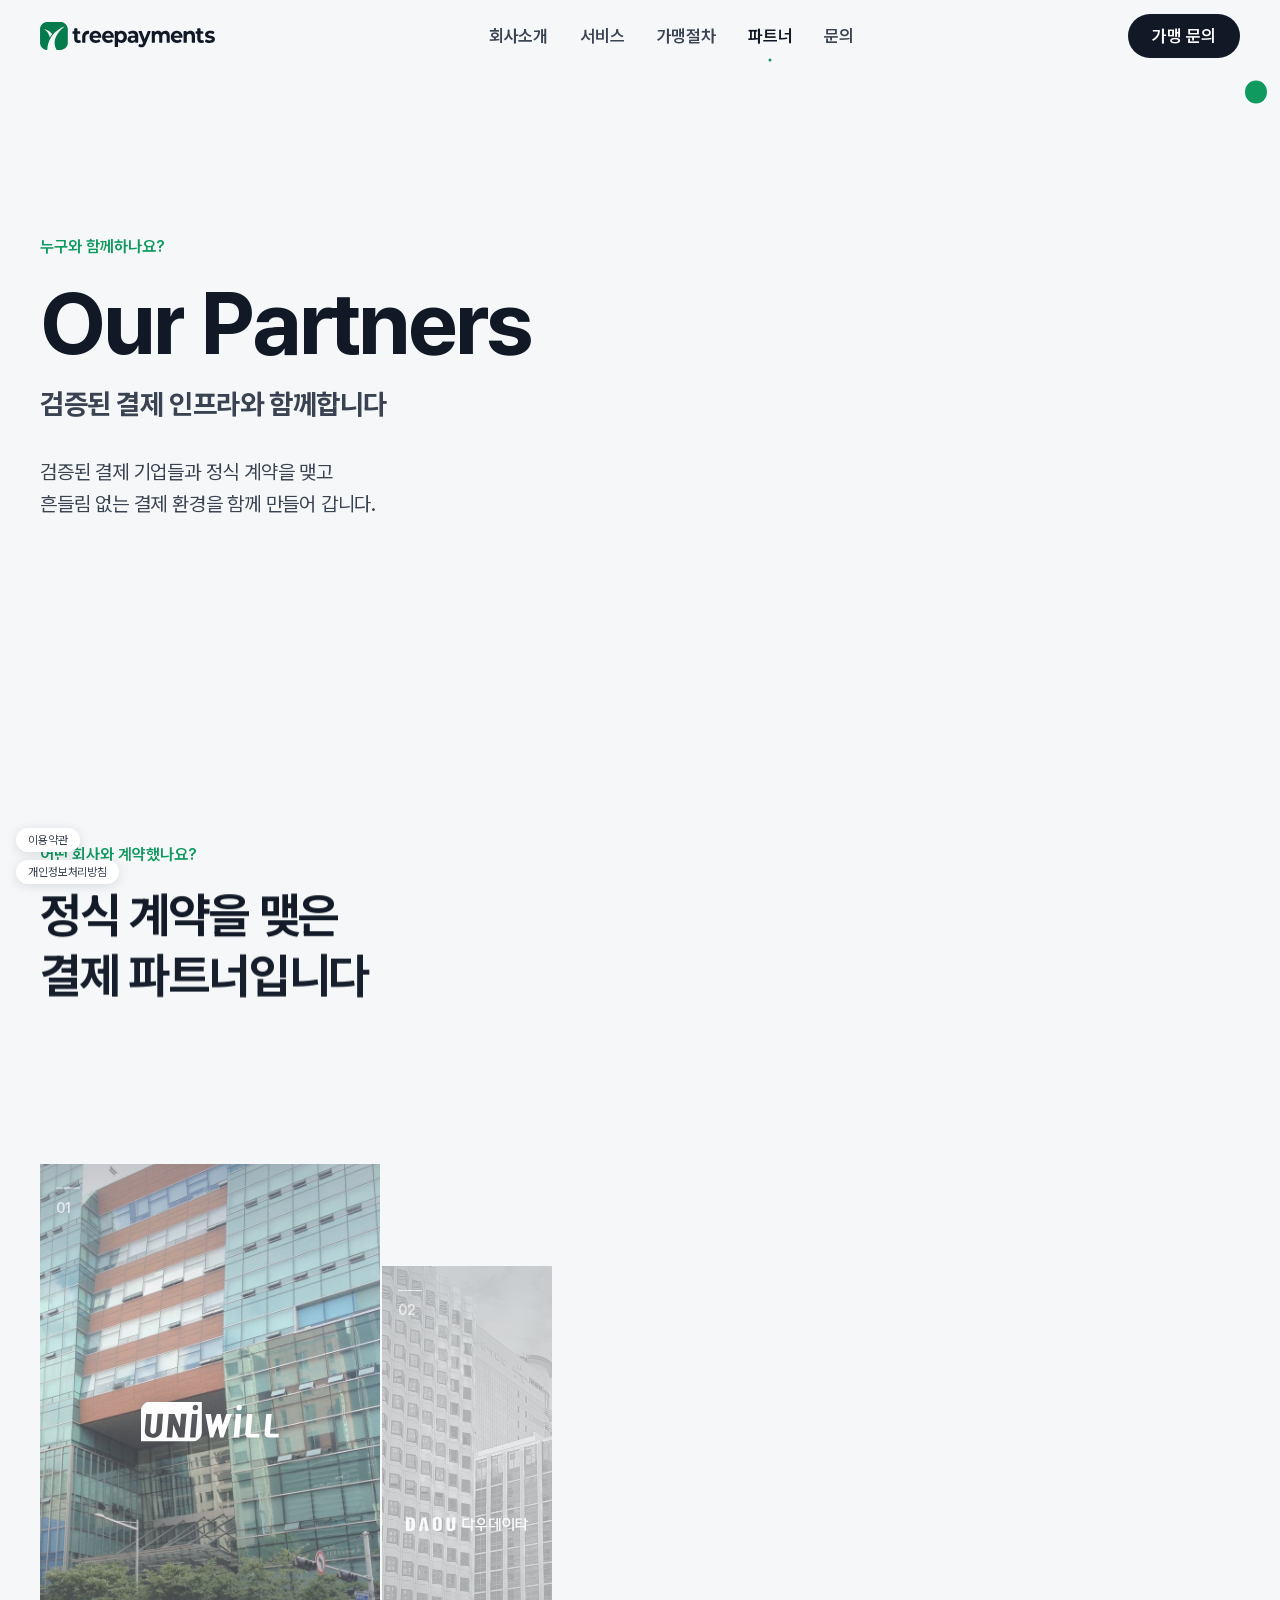
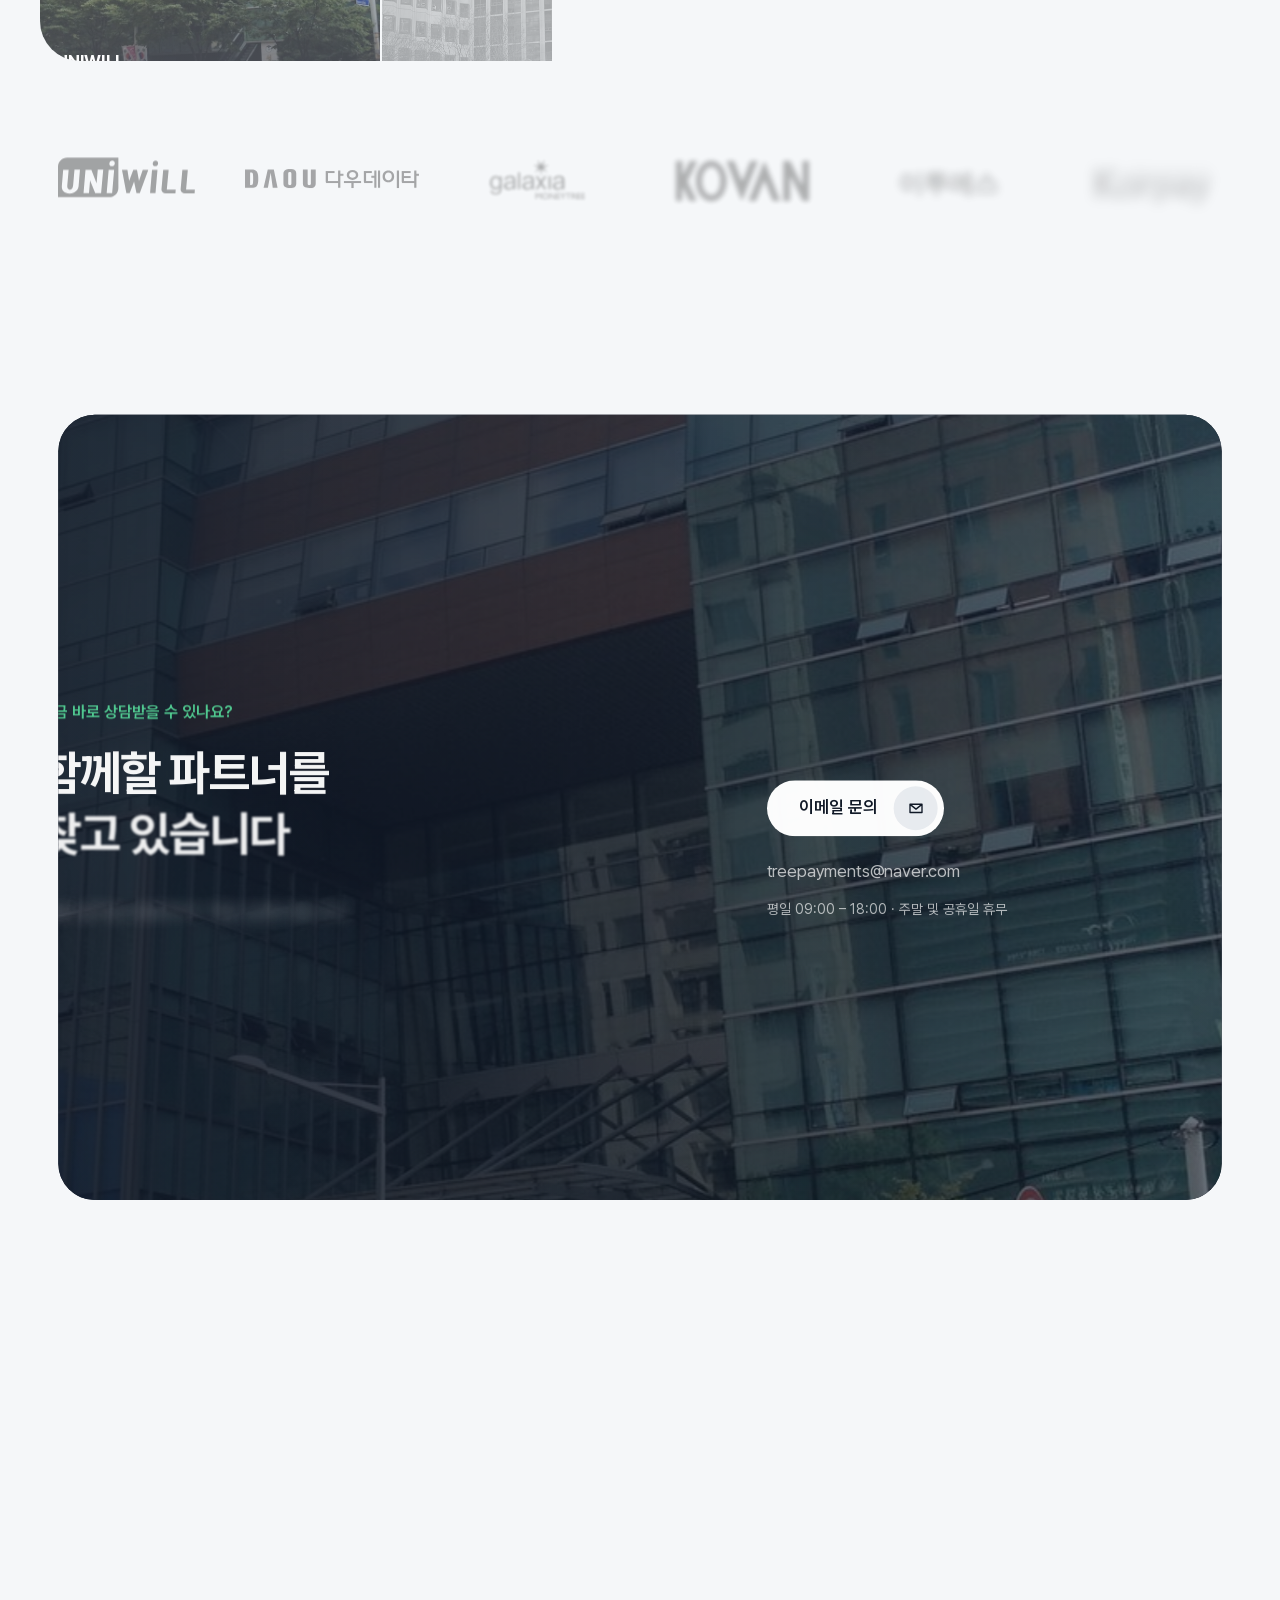
<file: partners.html>
<!doctype html>
<html lang="ko">
<head>
  <!-- Google tag (gtag.js) -->
<script async src="https://www.googletagmanager.com/gtag/js?id=G-M5FTJWNWBM"></script>
<script>
  window.dataLayer = window.dataLayer || [];
  function gtag(){dataLayer.push(arguments);}
  gtag('js', new Date());

  gtag('config', 'G-M5FTJWNWBM');
</script>
  <meta charset="utf-8">
  <meta name="viewport" content="width=device-width, initial-scale=1">
  <meta name="theme-color" content="#F5F7F9">
  <title>파트너 | 트리페이먼츠</title>
  <meta name="description" content="트리페이먼츠는 검증된 결제 기업들과 정식 계약을 맺고 흔들림 없는 결제 환경을 함께 만들어 갑니다.">
  <link rel="canonical" href="https://treepayments.net/partners.html">
  <meta name="robots" content="index, follow">
  <meta property="og:type" content="website">
  <meta property="og:site_name" content="트리페이먼츠">
  <meta property="og:locale" content="ko_KR">
  <meta property="og:title" content="파트너 | 트리페이먼츠">
  <meta property="og:description" content="트리페이먼츠는 검증된 결제 기업들과 정식 계약을 맺고 흔들림 없는 결제 환경을 함께 만들어 갑니다.">
  <meta property="og:url" content="https://treepayments.net/partners.html">
  <meta property="og:image" content="https://treepayments.net/assets/img/og.jpg">
  <meta property="og:image:width" content="1200">
  <meta property="og:image:height" content="630">
  <meta property="og:image:alt" content="트리페이먼츠">
  <meta name="twitter:card" content="summary_large_image">
  <meta name="twitter:title" content="파트너 | 트리페이먼츠">
  <meta name="twitter:description" content="트리페이먼츠는 검증된 결제 기업들과 정식 계약을 맺고 흔들림 없는 결제 환경을 함께 만들어 갑니다.">
  <meta name="twitter:image" content="https://treepayments.net/assets/img/og.jpg">
  <link rel="icon" href="assets/logo/logo-symbol.png">
  <link rel="apple-touch-icon" href="assets/logo/apple-touch-icon.png">
  <link rel="stylesheet" href="css/tokens.css">
  <link rel="stylesheet" href="css/base.css">
  <link rel="stylesheet" href="css/components.css">
  <link rel="stylesheet" href="css/sections.css">
  <script>document.documentElement.classList.add("js");</script>
</head>
<body class="is-sub">

  <!-- Header -->
  <header class="header">
    <div class="container header__inner">
      <a class="header__logo" href="index.html" aria-label="트리페이먼츠 홈">
        <svg class="logo-mark" viewBox="26 26 328 328" width="328" height="328" aria-hidden="true" focusable="false"><path pathLength="1" d="M351.681,262.609c-.473-15.572-.339-31.36,0-47.218v-110.776c-4.284-41.302-35.176-71.737-75.803-78.036h-25.38c-6.985.092-14.009.082-21.058,0h-126.093C62.257,31.897,31.796,63.198,26.58,104.099v127.875c.052,5.479.05,10.94,0,16.383v29.151c5.512,41.358,38.687,73.804,80.708,76.327h3.708c1.833-42.88,11.936-84.476,30.146-123.194,26.303-55.927,76.076-105.766,130.837-134.163,4.87-2.525,38.819-18.411,41.017-16.473.327,1.499-.453,2.113-1.337,2.788-5.759,3.931-14.745,11.044-24.523,19.552-.285.248-.555.49-.838.737-2.335,1.905-4.63,3.852-6.824,5.891-30.701,28.543-61.611,71.373-74.493,111.507-14.584,45.435-9.469,92.986,16.223,133.308.269.021.539.029.808.047h54.059c39.874-6.834,71.269-36.051,75.612-77.54v-13.686ZM157.841,180.858c-6.205,8.274-11.647,16.433-16.12,24.007-.091.069-.171.118-.233.133-.418.104-.8-.048-1.151-.381-.778-2.974-1.763-6.275-2.923-9.724-.186-.553-.373-1.098-.562-1.638-.047-.182-.092-.343-.135-.474-8.331-25.05-21.479-48.944-41.707-66.293-1.148-.984-2.35-1.907-3.569-2.809-1.112-.885-2.243-1.774-3.408-2.665-4.659-3.563-9.19-6.74-13.313-9.385-.237-.209-.488-.405-.721-.619,6.616-.704,12.507.959,18.764,2.725,26.284,7.419,53.845,25.979,69.65,48.35,1.448,2.049,4.147,5.042,4.29,7.55-2.95,3.547-5.917,7.295-8.863,11.222Z"/></svg>
        <svg class="logo-word" viewBox="354 26 1722 328" width="1722" height="328" aria-hidden="true" focusable="false"><path d="M492.594,269.778c-5.382,1.465-11.149,2.201-17.3,2.201-15.55,0-27.596-4.228-36.138-12.686-8.546-8.454-12.815-20.881-12.815-37.28v-57.214h-11.917c-4.46,0-8.075-3.615-8.075-8.075v-14.917c0-4.46,3.615-8.075,8.075-8.075h11.917v-25.839c0-4.46,3.615-8.075,8.075-8.075h22.039c4.46,0,8.075,3.615,8.075,8.075v25.839h24.475c4.46,0,8.075,3.615,8.075,8.075v14.917c0,4.46-3.615,8.075-8.075,8.075h-24.475v56.697c0,5.869,1.41,10.4,4.229,13.592,2.819,3.195,6.792,4.789,11.918,4.789,2.99,0,5.766-.431,8.329-1.293,4.155-1.398,8.674.629,10.159,4.754l4.935,13.708c1.38,3.835-.28,8.162-3.947,9.94-2.311,1.12-4.83,2.051-7.558,2.793Z"/><path d="M593.476,165.082h.447c4.461,0,8.078-3.616,8.078-8.078v-19.927c0-4.461-3.616-8.078-8.078-8.078h-13.371c-.367,0-.735.021-1.099.068-29.418,3.827-55.236,31.221-59.368,60.315l-.085,1.248v71.291c0,4.461,3.616,8.078,8.078,8.078h21.135c4.461,0,8.078-3.616,8.078-8.078v-45.704h.083c.017-8.187.465-16.129,1.885-23.461,3.537-18.264,16.404-27.427,32.89-27.623v-.038h.165v-.003h1.163v-.012Z"/><path d="M735.823,211.658h-89.018c-1.143,0-1.972,1.094-1.669,2.197,2.087,7.6,6.136,13.684,12.147,18.255,6.576,5.008,14.821,7.508,24.733,7.508,6.832,0,12.855-1.076,18.069-3.236,3.126-1.294,6.145-3.039,9.057-5.234,3.432-2.587,8.311-1.965,11.13,1.279l9.864,11.351c2.915,3.354,2.711,8.454-.553,11.47-12.073,11.154-28.27,16.731-48.592,16.731-14.866,0-27.981-3.062-39.342-9.19-11.365-6.125-20.12-14.628-26.271-25.501-6.151-10.873-9.227-23.211-9.227-37.021,0-13.633,3.032-25.93,9.099-36.892,6.063-10.958,14.437-19.501,25.118-25.63,10.676-6.125,22.594-9.191,35.753-9.191,12.815,0,24.389,2.937,34.729,8.802,10.336,5.87,18.494,14.284,24.477,25.242,5.979,10.962,8.97,23.688,8.97,38.187,0,.261-.065,1.315-.196,3.161-.307,4.344-3.924,7.712-8.278,7.712ZM654.72,166.871c-5.438,4.776-8.879,11.17-10.316,19.176-.191,1.066.619,2.053,1.702,2.053h60.242c1.096,0,1.912-1.011,1.695-2.086-1.581-7.834-5.001-14.17-10.264-19.014-5.727-5.263-12.859-7.896-21.401-7.896s-15.762,2.589-21.657,7.767Z"/><path d="M882.823,211.658h-91.227c1.878,8.633,6.107,15.448,12.687,20.452,6.576,5.008,14.821,7.508,24.733,7.508,6.832,0,12.855-1.076,18.069-3.236,3.126-1.294,6.145-3.039,9.057-5.234,3.432-2.587,8.311-1.965,11.13,1.279l9.864,11.351c2.915,3.354,2.711,8.454-.553,11.47-12.073,11.154-28.27,16.731-48.592,16.731-14.866,0-27.981-3.062-39.342-9.19-11.365-6.125-20.12-14.628-26.271-25.501-6.151-10.873-9.227-23.211-9.227-37.021,0-13.633,3.032-25.93,9.099-36.892,6.063-10.958,14.437-19.501,25.118-25.63,10.676-6.125,22.594-9.191,35.753-9.191,12.815,0,24.389,2.937,34.729,8.802,10.336,5.87,18.494,14.284,24.477,25.242,5.979,10.962,8.97,23.688,8.97,38.187,0,.261-.065,1.315-.196,3.161-.307,4.344-3.924,7.712-8.278,7.712ZM801.72,166.871c-5.895,5.178-9.443,12.256-10.636,21.229h64.331c-1.37-8.802-4.914-15.833-10.636-21.099-5.727-5.263-12.859-7.896-21.401-7.896s-15.762,2.589-21.657,7.767Z"/><path d="M1012.308,137.486c9.908,5.955,17.725,14.328,23.452,25.112,5.723,10.789,8.586,23.345,8.586,37.669s-2.863,26.884-8.586,37.668c-5.727,10.788-13.544,19.157-23.452,25.112-9.912,5.954-20.933,8.932-33.062,8.932-16.748,0-29.903-5.606-39.47-16.828v56.92c0,4.452-3.609,8.062-8.062,8.062h-22.065c-4.452,0-8.062-3.609-8.062-8.062v-173.383c0-4.452,3.609-8.062,8.062-8.062h20.271c4.452,0,8.062,3.609,8.062,8.062v7.989c9.395-12.079,23.151-18.123,41.265-18.123,12.13,0,23.151,2.978,33.062,8.932ZM996.545,228.356c6.235-6.99,9.355-16.351,9.355-28.089s-3.12-21.1-9.355-28.09c-6.239-6.99-14.225-10.485-23.964-10.485s-17.729,3.495-23.964,10.485c-6.239,6.99-9.355,16.354-9.355,28.09s3.116,21.099,9.355,28.089c6.235,6.99,14.225,10.485,23.964,10.485s17.725-3.495,23.964-10.485Z"/><path d="M1160.385,143.959c10.85,10.271,16.275,25.759,16.275,46.47v71.447c0,4.436-3.596,8.032-8.032,8.032h-19.56c-4.436,0-8.032-3.596-8.032-8.032v-9.313c-7.35,12.944-20.678,19.417-39.984,19.417-10.082,0-18.797-1.812-26.143-5.437-7.348-3.625-12.986-8.629-16.914-15.016-3.934-6.384-5.896-13.633-5.896-21.747,0-12.944,4.613-23.126,13.842-30.549,9.227-7.418,23.406-11.132,42.545-11.132h29.986c0-6.213-1.023-11.043-3.074-14.498-4.613-8.628-13.584-12.944-26.912-12.944-7.008,0-13.885,1.165-20.633,3.495-3.671,1.267-7.05,2.776-10.138,4.528-4.05,2.297-9.19.708-11.209-3.487l-6.529-13.562c-1.79-3.719-.493-8.223,3.049-10.343,5.708-3.416,12.232-6.193,19.573-8.331,10.08-2.933,20.416-4.401,31.014-4.401,20.33,0,35.922,5.138,46.773,15.404ZM1127.963,240.007c4.955-3.192,8.459-7.896,10.508-14.109v-14.239h-25.885c-15.551,0-23.324,5.437-23.324,16.31,0,5.178,1.879,9.28,5.639,12.298,3.756,3.021,8.971,4.53,15.635,4.53s12.471-1.594,17.428-4.789Z"/><path d="M1244.432,312.366c-8.803,6.557-19.439,9.838-31.91,9.838-6.836,0-13.583-1.125-20.247-3.366-3.964-1.336-7.475-2.976-10.532-4.921-3.395-2.16-4.57-6.568-2.824-10.194l6.881-14.286c1.999-4.151,7.032-5.689,11.107-3.54.938.494,1.914.947,2.929,1.357,3.845,1.553,7.646,2.33,11.405,2.33,5.126,0,9.312-1.21,12.559-3.625,3.244-2.419,6.408-7.423,9.483-15.016l-52.421-129.277c-2.14-5.276,1.743-11.041,7.437-11.041h21.819c3.305,0,6.273,2.027,7.475,5.105l34.913,89.389,34.913-89.389c1.203-3.079,4.17-5.105,7.475-5.105h19.31c5.679,0,9.561,5.737,7.45,11.009l-54.796,136.816c-6.151,16.052-13.628,27.354-22.426,33.915Z"/><path d="M1532.018,143.959c9.169,10.271,13.757,25.674,13.757,46.211v71.681c0,4.45-3.607,8.057-8.057,8.057h-19.923c-4.45,0-8.057-3.607-8.057-8.057v-65.468c0-11.043-2.069-19.287-6.209-24.724-4.139-5.437-9.944-8.155-17.409-8.155-8.441,0-15.138,3.066-20.087,9.19-4.953,6.128-7.427,15.234-7.427,27.312v61.844c0,4.45-3.607,8.057-8.057,8.057h-19.922c-4.45,0-8.057-3.607-8.057-8.057v-65.468c0-11.043-2.032-19.287-6.087-24.724-4.06-5.437-9.903-8.155-17.531-8.155-8.278,0-14.895,3.066-19.844,9.19-4.954,6.128-7.427,15.234-7.427,27.312v61.844c0,4.45-3.607,8.057-8.057,8.057h-20.166c-4.45,0-8.057-3.607-8.057-8.057v-123.169c0-4.45,3.607-8.057,8.057-8.057h18.462c4.45,0,8.057,3.607,8.057,8.057v7.995c4.542-5.866,10.185-10.356,16.922-13.462,6.734-3.106,14.16-4.66,22.279-4.66,8.765,0,16.679,1.942,23.739,5.825,7.062,3.883,12.783,9.539,17.166,16.957,5.029-7.249,11.443-12.855,19.235-16.828,7.791-3.968,16.313-5.955,25.565-5.955,15.583,0,27.959,5.138,37.132,15.404Z"/><path d="M1687.822,211.658h-91.227c1.878,8.633,6.106,15.448,12.687,20.452,6.576,5.008,14.821,7.508,24.733,7.508,6.832,0,12.854-1.076,18.068-3.236,3.127-1.294,6.146-3.039,9.058-5.234,3.431-2.587,8.31-1.965,11.129,1.279l9.865,11.352c2.915,3.354,2.711,8.454-.553,11.47-12.073,11.154-28.27,16.731-48.593,16.731-14.865,0-27.981-3.062-39.342-9.19-11.366-6.125-20.12-14.628-26.271-25.501s-9.227-23.211-9.227-37.021c0-13.633,3.031-25.93,9.099-36.892,6.063-10.958,14.437-19.501,25.117-25.63,10.677-6.125,22.595-9.191,35.754-9.191,12.815,0,24.389,2.937,34.729,8.802,10.337,5.87,18.494,14.284,24.477,25.242,5.979,10.962,8.971,23.688,8.971,38.187,0,.261-.065,1.315-.196,3.162-.307,4.343-3.923,7.711-8.278,7.711ZM1606.72,166.871c-5.896,5.178-9.443,12.256-10.637,21.229h64.331c-1.369-8.802-4.914-15.833-10.637-21.099-5.727-5.263-12.858-7.896-21.4-7.896s-15.763,2.589-21.657,7.767Z"/><path d="M1826.766,144.088c9.907,10.355,14.865,25.719,14.865,46.082v71.657c0,4.463-3.618,8.081-8.081,8.081h-21.771c-4.463,0-8.081-3.618-8.081-8.081v-65.444c0-11.043-2.307-19.287-6.92-24.724-4.613-5.437-11.193-8.155-19.735-8.155-9.57,0-17.172,3.151-22.811,9.449-5.639,6.303-8.458,15.663-8.458,28.09v60.784c0,4.463-3.618,8.081-8.081,8.081h-22.027c-4.463,0-8.081-3.618-8.081-8.081v-123.121c0-4.463,3.618-8.081,8.081-8.081h20.233c4.463,0,8.081,3.618,8.081,8.081v8.229c5.126-5.866,11.405-10.396,18.838-13.592,7.433-3.191,15.591-4.79,24.477-4.79,16.403,0,29.559,5.178,39.471,15.534Z"/><path d="M1934.593,269.778c-5.383,1.465-11.149,2.201-17.301,2.201-15.55,0-27.596-4.228-36.138-12.686-8.546-8.454-12.815-20.881-12.815-37.28v-57.214h-11.952c-4.44,0-8.039-3.599-8.039-8.039v-14.989c0-4.44,3.599-8.039,8.039-8.039h11.952v-25.875c0-4.44,3.599-8.039,8.039-8.039h22.111c4.44,0,8.039,3.599,8.039,8.039v25.875h24.511c4.44,0,8.039,3.599,8.039,8.039v14.989c0,4.44-3.599,8.039-8.039,8.039h-24.511v56.697c0,5.869,1.409,10.4,4.229,13.592,2.819,3.195,6.792,4.789,11.918,4.789,2.989,0,5.765-.431,8.328-1.293,4.155-1.398,8.674.629,10.159,4.754l4.945,13.737c1.374,3.818-.28,8.123-3.929,9.896-2.319,1.127-4.847,2.062-7.586,2.807Z"/><path d="M1981.495,267.708c-7.085-1.951-13.227-4.247-18.424-6.887-3.793-1.927-5.435-6.465-3.744-10.369l6.117-14.124c1.846-4.262,6.896-6.057,11.036-3.952,4.2,2.136,8.82,3.946,13.858,5.429,8.201,2.419,16.314,3.625,24.348,3.625,16.06,0,24.093-4.228,24.093-12.686,0-3.969-2.179-6.816-6.536-8.544-4.356-1.723-11.064-3.191-20.119-4.4-10.765-1.724-19.651-3.71-26.655-5.955-7.008-2.241-13.071-6.213-18.197-11.909-5.126-5.695-7.689-13.806-7.689-24.335,0-8.802,2.436-16.609,7.305-23.43,4.87-6.816,11.874-12.123,21.017-15.921,9.139-3.794,19.947-5.696,32.422-5.696,9.228,0,18.41,1.08,27.553,3.236,5.868,1.387,11.122,3.111,15.759,5.172,4.076,1.811,5.929,6.565,4.112,10.638l-6.252,14.019c-1.831,4.106-6.659,5.877-10.743,3.999-9.445-4.343-19.589-6.516-30.429-6.516-8.201,0-14.312,1.21-18.325,3.625-4.017,2.419-6.022,5.526-6.022,9.32,0,4.316,2.218,7.338,6.663,9.061,4.441,1.727,11.361,3.366,20.761,4.919,10.765,1.727,19.562,3.713,26.398,5.954,6.832,2.245,12.771,6.213,17.813,11.909,5.037,5.695,7.561,13.636,7.561,23.817,0,8.633-2.479,16.311-7.433,23.041-4.958,6.731-12.09,11.954-21.401,15.663-9.314,3.71-20.376,5.566-33.19,5.566-10.765,0-21.317-1.424-31.653-4.271Z"/></svg>
      </a>
      <nav class="header__nav" aria-label="주 메뉴">
        <a href="about.html">회사소개</a>
        <a href="services.html">서비스</a>
        <a href="process.html">가맹절차</a>
        <a href="partners.html">파트너</a>
        <a href="contact.html">문의</a>
      </nav>
      <a class="btn btn--mail header__cta" href="contact.html">가맹 문의</a>
      <button class="header__toggle" type="button" aria-label="메뉴 열기" aria-expanded="false"><span></span></button>
    </div>
  </header>

  <div class="menu" id="menu">
    <nav class="menu__list" aria-label="모바일 메뉴">
      <a href="about.html">회사소개</a>
      <a href="services.html">서비스</a>
      <a href="process.html">가맹절차</a>
      <a href="partners.html">파트너</a>
      <a href="contact.html">문의</a>
    </nav>
    <a class="btn btn--mail" href="contact.html">가맹 문의</a>
    <a class="menu__mail" href="mailto:">이메일 <span data-info="mail"></span></a>
  </div>

  <main id="top">

    <!-- Page head -->
    <section class="section sec-page">
      <div class="container">
        <div class="page-head">
          <span class="t-label" data-intro>누구와 함께하나요?</span>
          <h1 class="page-head__title">
            <span class="page-head__en">Our Partners</span>
            <span class="page-head__ko" data-intro>검증된 결제 인프라와 함께합니다</span>
          </h1>
          <p class="t-lead" data-intro>검증된 결제 기업들과 정식 계약을 맺고 <br class="pc">흔들림 없는 결제 환경을 함께 만들어 갑니다.</p>
        </div>
      </div>
    </section>

    <!-- Partners -->
    <section class="section sec-partners">
      <div class="container">
        <div class="section__head section__head--left">
          <span class="t-label" data-reveal>어떤 회사와 계약했나요?</span>
          <h2 class="t-h1" data-reveal>정식 계약을 맺은<br>결제 파트너입니다</h2>
        </div>
        <div class="partner-cols">
          <div class="partner-col is-open" tabindex="0">
            <img class="partner-col__photo" decoding="async" src="assets/img/partner-01.jpg" width="900" height="1200" alt="" loading="lazy">
            <img class="partner-col__logo" src="assets/img/partners/uniwill.svg" width="103" height="30" alt="유니윌" loading="lazy">
            <span class="partner-col__num">01</span>
            <span class="partner-col__text">
              <span class="partner-col__name">UNIWILL</span>
              <span class="partner-col__desc">유니윌</span>
            </span>
          </div>
          <div class="partner-col" tabindex="0">
            <img class="partner-col__photo" decoding="async" src="assets/img/partner-02.jpg" width="900" height="1200" alt="" loading="lazy">
            <img class="partner-col__logo" src="assets/img/partners/daoudata.svg" width="196" height="22" alt="다우데이타" loading="lazy">
            <span class="partner-col__num">02</span>
            <span class="partner-col__text">
              <span class="partner-col__name">DAOU DATA</span>
              <span class="partner-col__desc">다우데이타</span>
            </span>
          </div>
          <div class="partner-col" tabindex="0">
            <img class="partner-col__photo" decoding="async" src="assets/img/partner-03.jpg" width="900" height="1200" alt="" loading="lazy">
            <img class="partner-col__logo" src="assets/img/partners/galaxia.png" width="879" height="368" alt="갤럭시아머니트리" loading="lazy">
            <span class="partner-col__num">03</span>
            <span class="partner-col__text">
              <span class="partner-col__name">GALAXIA MONEYTREE</span>
              <span class="partner-col__desc">갤럭시아머니트리</span>
            </span>
          </div>
          <div class="partner-col" tabindex="0">
            <img class="partner-col__photo" decoding="async" src="assets/img/partner-04.jpg" width="900" height="1200" alt="" loading="lazy">
            <img class="partner-col__logo" src="assets/img/partners/kovan.png" width="400" height="120" alt="코밴" loading="lazy">
            <span class="partner-col__num">04</span>
            <span class="partner-col__text">
              <span class="partner-col__name">KOVAN</span>
              <span class="partner-col__desc">코밴</span>
            </span>
          </div>
          <div class="partner-col" tabindex="0">
            <img class="partner-col__photo" decoding="async" src="assets/img/partner-06.jpg" width="900" height="1200" alt="" loading="lazy">
            <img class="partner-col__logo" src="assets/img/partners/e2s.svg" width="200" height="50" alt="이투에스" loading="lazy">
            <span class="partner-col__num">05</span>
            <span class="partner-col__text">
              <span class="partner-col__name">E2S</span>
              <span class="partner-col__desc">이투에스</span>
            </span>
          </div>
          <div class="partner-col" tabindex="0">
            <img class="partner-col__photo" decoding="async" src="assets/img/partner-05.jpg" width="900" height="1200" alt="" loading="lazy">
            <img class="partner-col__logo" src="assets/img/partners/korpay.svg" width="92" height="31" alt="코페이" loading="lazy">
            <span class="partner-col__num">06</span>
            <span class="partner-col__text">
              <span class="partner-col__name">KORPAY</span>
              <span class="partner-col__desc">코페이</span>
            </span>
          </div>
        </div>
        <ul class="wall" data-reveal-group>
          <li><img class="wall__img" src="assets/img/partners/uniwill.svg" width="103" height="30" alt="유니윌" loading="lazy"></li>
          <li><img class="wall__img" src="assets/img/partners/daoudata.svg" width="196" height="22" alt="다우데이타" loading="lazy"></li>
          <li><img class="wall__img" src="assets/img/partners/galaxia.png" width="879" height="368" alt="갤럭시아머니트리" loading="lazy"></li>
          <li><img class="wall__img" src="assets/img/partners/kovan.png" width="400" height="120" alt="코밴" loading="lazy"></li>
          <li><img class="wall__img" src="assets/img/partners/e2s.svg" width="200" height="50" alt="이투에스" loading="lazy"></li>
          <li><img class="wall__img" src="assets/img/partners/korpay.svg" width="92" height="31" alt="코페이" loading="lazy"></li>
        </ul>
      </div>
    </section>

    <!-- Contact -->
    <section class="section section--ink cta-band" id="contact">
      <img class="cta-band__photo" decoding="async" src="assets/img/partner-01.jpg" width="900" height="1200" alt="" loading="lazy">
      <div class="container cta-band__inner">
        <div class="section__head section__head--left">
          <span class="t-label" data-reveal>지금 바로 상담받을 수 있나요?</span>
          <h2 class="t-h1" data-reveal>함께할 파트너를<br>찾고 있습니다</h2>
          <p class="t-lead" data-reveal>제휴 문의는 담당자가 직접 답변드립니다.</p>
        </div>
        <div class="cta-band__actions">
          <div class="btn-row">
            <a class="btn btn--mail" href="mailto:">이메일 문의 <svg viewBox="0 0 24 24" aria-hidden="true"><path fill="none" stroke="currentColor" stroke-width="1.8" stroke-linecap="round" stroke-linejoin="round" d="M4 6.5h16v11H4z M4.5 7l7.5 6 7.5-6"/></svg></a>
          </div>
          <a class="u-line" href="mailto:"><span data-info="mail"></span></a>
          <span class="t-small"><span data-info="hours"></span> · 주말 및 공휴일 휴무</span>
        </div>
      </div>
    </section>

  </main>

  <!-- Legal -->
  <nav class="legal-dock" aria-label="약관">
    <button class="legal-dock__btn" type="button" data-sheet="terms">이용약관</button>
    <button class="legal-dock__btn" type="button" data-sheet="privacy">개인정보처리방침</button>
  </nav>

  <!-- Footer -->
  <footer class="footer">
    <div class="container">
      <div class="footer__inner">
        <div class="footer__brand">
          <img decoding="async" src="assets/logo/logo.png" width="2050" height="328" alt="Treepayments">
          <p class="t-small"><span data-info="company"></span> · 대표 <span data-info="ceo"></span></p>
          <p class="t-small"><span data-info="address"></span></p>
          <p class="t-small">사업자등록번호 <span data-info="bizNo"></span></p>
          <p class="t-small">통신판매업 신고번호 <span data-info="mailOrderNo"></span></p>
          <p class="t-small">전화 <span data-info="tel"></span> · 팩스 <span data-info="fax"></span></p>
          <p class="t-small">이메일 <span data-info="mail"></span></p>
        </div>
        <div class="footer__col">
          <p class="t-label">서비스</p>
          <ul>
            <li><a class="u-line" href="services.html">PG 단말기</a></li>
            <li><a class="u-line" href="services.html">가맹점 정산</a></li>
            <li><a class="u-line" href="services.html">매출관리 전산</a></li>
            <li><a class="u-line" href="services.html">온라인 결제 연동</a></li>
            <li><a class="u-line" href="services.html#development">WEB · APP 개발</a></li>
          </ul>
        </div>
        <div class="footer__col">
          <p class="t-label">회사</p>
          <ul>
            <li><a class="u-line" href="about.html">회사소개</a></li>
            <li><a class="u-line" href="process.html">가맹절차</a></li>
            <li><a class="u-line" href="partners.html">파트너</a></li>
            <li><a class="u-line" href="contact.html">가맹 문의</a></li>
          </ul>
        </div>
      </div>
      <div class="footer__bottom">
        <p class="t-small">© 2026 Treepayments. All rights reserved.</p>
        <p class="t-small footer__legal"><a class="u-line" href="#privacy" data-sheet="privacy">개인정보처리방침</a> · <a class="u-line" href="#terms" data-sheet="terms">이용약관</a></p>
      </div>
    </div>
  </footer>

  <script src="js/vendor/gsap.min.js"></script>
  <script src="js/vendor/ScrollTrigger.min.js"></script>
  <script src="js/vendor/lenis.min.js"></script>
  <script src="js/main.js"></script>
</body>
</html>
</file>
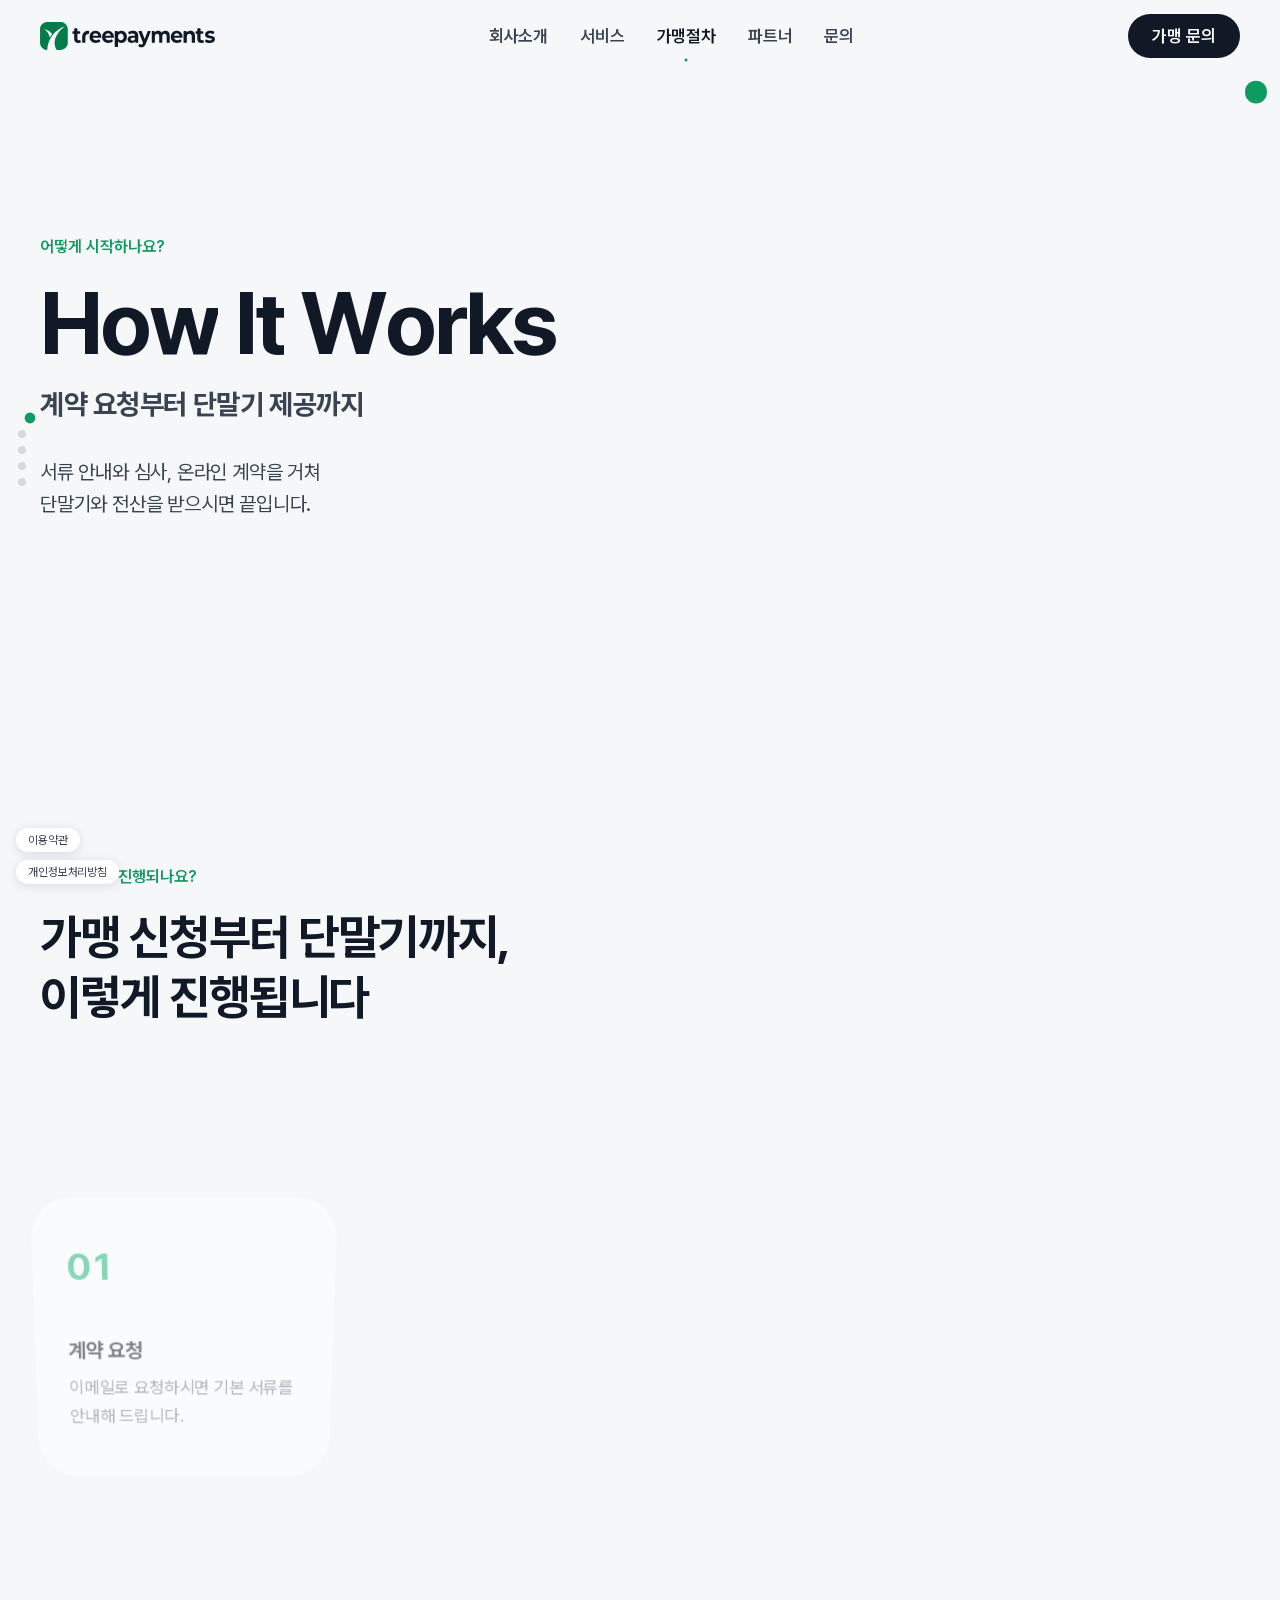
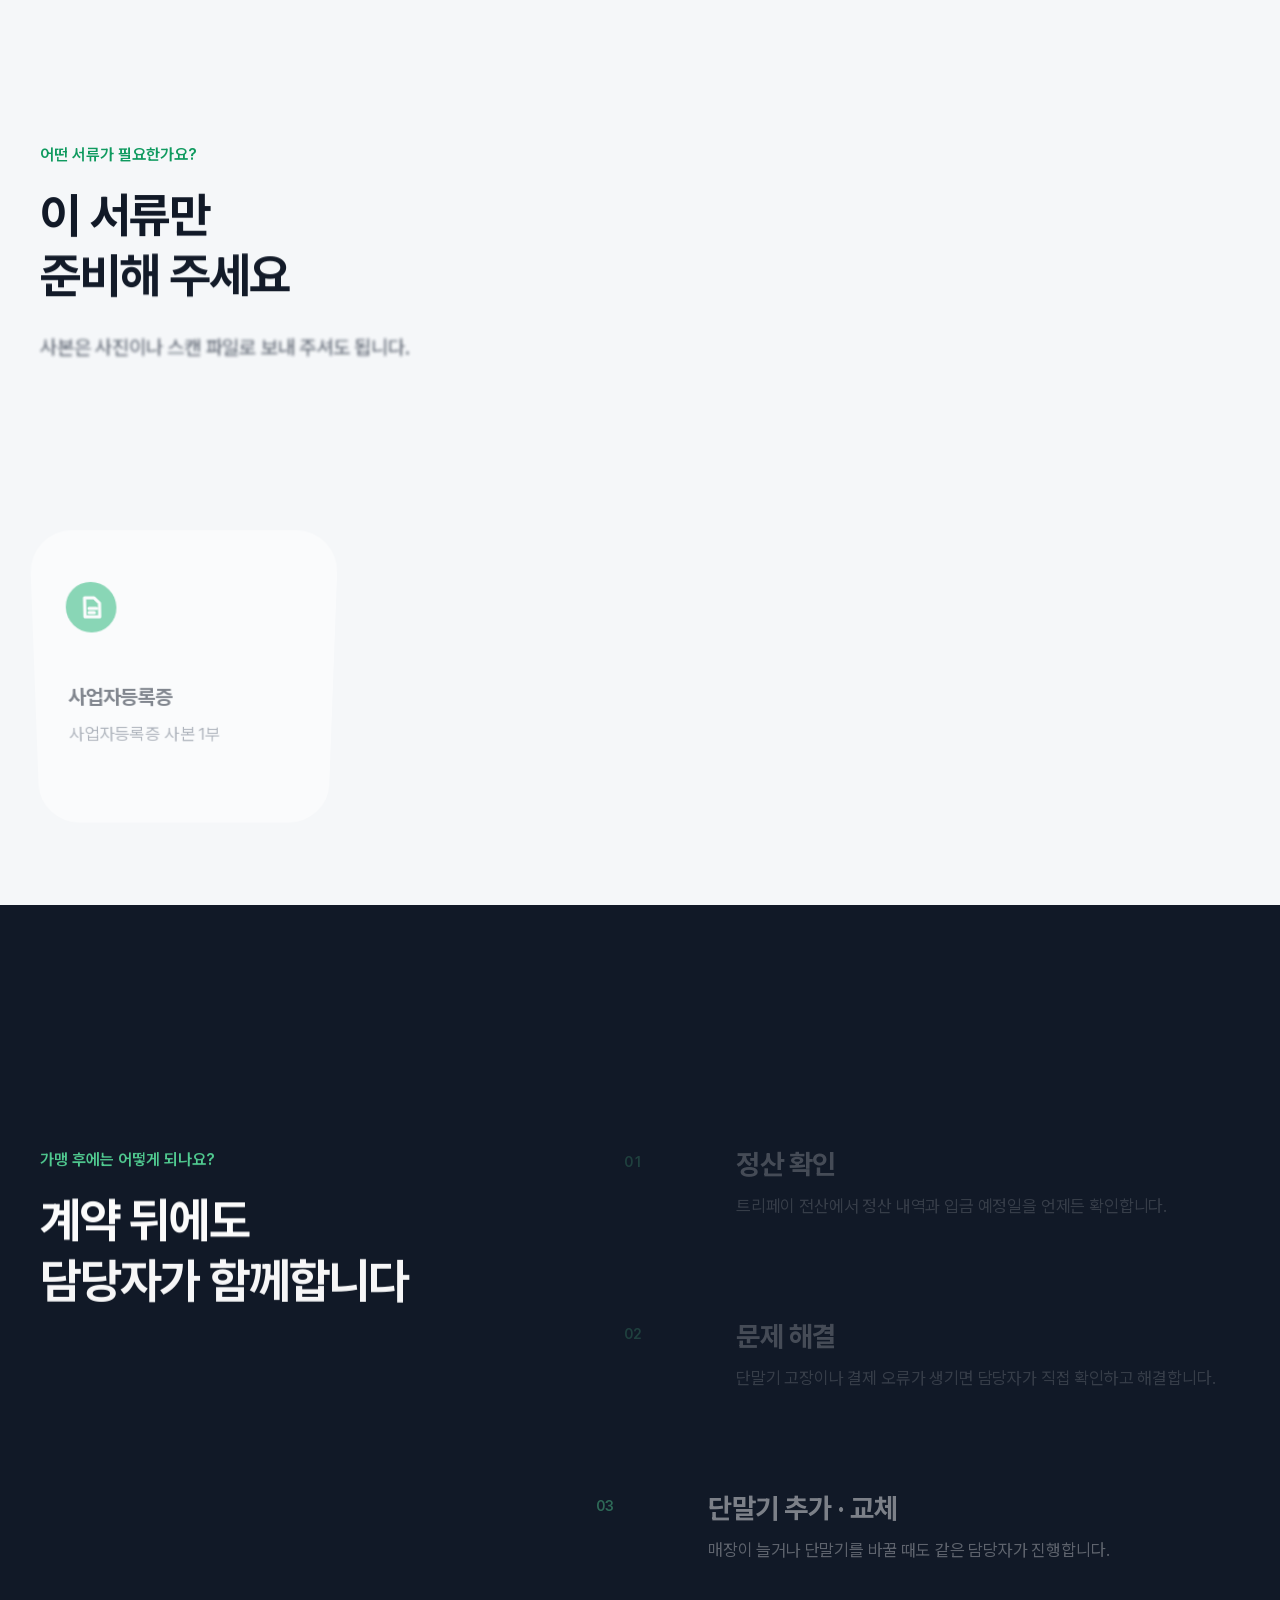
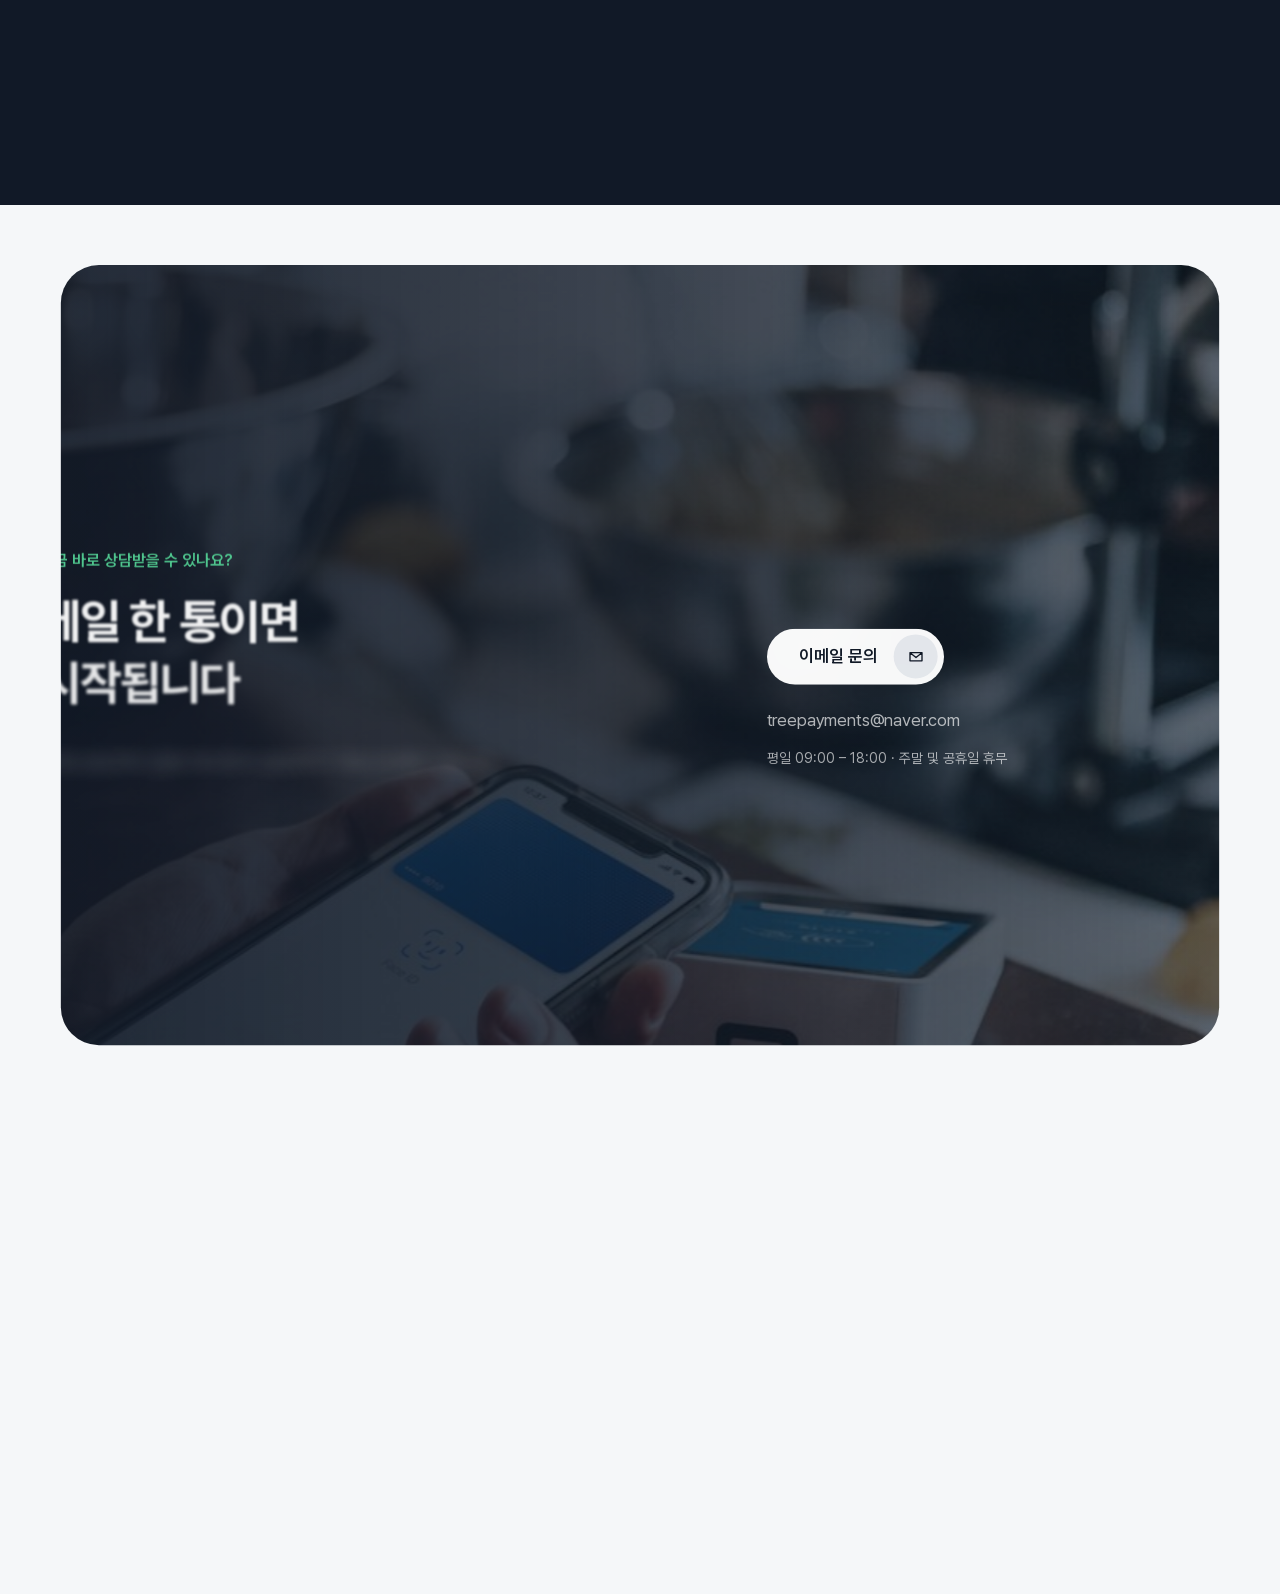
<file: process.html>
<!doctype html>
<html lang="ko">
<head>
  <!-- Google tag (gtag.js) -->
<script async src="https://www.googletagmanager.com/gtag/js?id=G-M5FTJWNWBM"></script>
<script>
  window.dataLayer = window.dataLayer || [];
  function gtag(){dataLayer.push(arguments);}
  gtag('js', new Date());

  gtag('config', 'G-M5FTJWNWBM');
</script>
  <meta charset="utf-8">
  <meta name="viewport" content="width=device-width, initial-scale=1">
  <meta name="theme-color" content="#F5F7F9">
  <title>가맹절차 | 트리페이먼츠</title>
  <meta name="description" content="계약 요청부터 심사, 온라인 계약, 단말기와 전산 제공까지 트리페이먼츠 가맹 절차를 안내합니다.">
  <link rel="canonical" href="https://treepayments.net/process.html">
  <meta name="robots" content="index, follow">
  <meta property="og:type" content="website">
  <meta property="og:site_name" content="트리페이먼츠">
  <meta property="og:locale" content="ko_KR">
  <meta property="og:title" content="가맹절차 | 트리페이먼츠">
  <meta property="og:description" content="계약 요청부터 심사, 온라인 계약, 단말기와 전산 제공까지 트리페이먼츠 가맹 절차를 안내합니다.">
  <meta property="og:url" content="https://treepayments.net/process.html">
  <meta property="og:image" content="https://treepayments.net/assets/img/og.jpg">
  <meta property="og:image:width" content="1200">
  <meta property="og:image:height" content="630">
  <meta property="og:image:alt" content="트리페이먼츠">
  <meta name="twitter:card" content="summary_large_image">
  <meta name="twitter:title" content="가맹절차 | 트리페이먼츠">
  <meta name="twitter:description" content="계약 요청부터 심사, 온라인 계약, 단말기와 전산 제공까지 트리페이먼츠 가맹 절차를 안내합니다.">
  <meta name="twitter:image" content="https://treepayments.net/assets/img/og.jpg">
  <link rel="icon" href="assets/logo/logo-symbol.png">
  <link rel="apple-touch-icon" href="assets/logo/apple-touch-icon.png">
  <link rel="stylesheet" href="css/tokens.css">
  <link rel="stylesheet" href="css/base.css">
  <link rel="stylesheet" href="css/components.css">
  <link rel="stylesheet" href="css/sections.css">
  <script>document.documentElement.classList.add("js");</script>
</head>
<body class="is-sub">

  <!-- Header -->
  <header class="header">
    <div class="container header__inner">
      <a class="header__logo" href="index.html" aria-label="트리페이먼츠 홈">
        <svg class="logo-mark" viewBox="26 26 328 328" width="328" height="328" aria-hidden="true" focusable="false"><path pathLength="1" d="M351.681,262.609c-.473-15.572-.339-31.36,0-47.218v-110.776c-4.284-41.302-35.176-71.737-75.803-78.036h-25.38c-6.985.092-14.009.082-21.058,0h-126.093C62.257,31.897,31.796,63.198,26.58,104.099v127.875c.052,5.479.05,10.94,0,16.383v29.151c5.512,41.358,38.687,73.804,80.708,76.327h3.708c1.833-42.88,11.936-84.476,30.146-123.194,26.303-55.927,76.076-105.766,130.837-134.163,4.87-2.525,38.819-18.411,41.017-16.473.327,1.499-.453,2.113-1.337,2.788-5.759,3.931-14.745,11.044-24.523,19.552-.285.248-.555.49-.838.737-2.335,1.905-4.63,3.852-6.824,5.891-30.701,28.543-61.611,71.373-74.493,111.507-14.584,45.435-9.469,92.986,16.223,133.308.269.021.539.029.808.047h54.059c39.874-6.834,71.269-36.051,75.612-77.54v-13.686ZM157.841,180.858c-6.205,8.274-11.647,16.433-16.12,24.007-.091.069-.171.118-.233.133-.418.104-.8-.048-1.151-.381-.778-2.974-1.763-6.275-2.923-9.724-.186-.553-.373-1.098-.562-1.638-.047-.182-.092-.343-.135-.474-8.331-25.05-21.479-48.944-41.707-66.293-1.148-.984-2.35-1.907-3.569-2.809-1.112-.885-2.243-1.774-3.408-2.665-4.659-3.563-9.19-6.74-13.313-9.385-.237-.209-.488-.405-.721-.619,6.616-.704,12.507.959,18.764,2.725,26.284,7.419,53.845,25.979,69.65,48.35,1.448,2.049,4.147,5.042,4.29,7.55-2.95,3.547-5.917,7.295-8.863,11.222Z"/></svg>
        <svg class="logo-word" viewBox="354 26 1722 328" width="1722" height="328" aria-hidden="true" focusable="false"><path d="M492.594,269.778c-5.382,1.465-11.149,2.201-17.3,2.201-15.55,0-27.596-4.228-36.138-12.686-8.546-8.454-12.815-20.881-12.815-37.28v-57.214h-11.917c-4.46,0-8.075-3.615-8.075-8.075v-14.917c0-4.46,3.615-8.075,8.075-8.075h11.917v-25.839c0-4.46,3.615-8.075,8.075-8.075h22.039c4.46,0,8.075,3.615,8.075,8.075v25.839h24.475c4.46,0,8.075,3.615,8.075,8.075v14.917c0,4.46-3.615,8.075-8.075,8.075h-24.475v56.697c0,5.869,1.41,10.4,4.229,13.592,2.819,3.195,6.792,4.789,11.918,4.789,2.99,0,5.766-.431,8.329-1.293,4.155-1.398,8.674.629,10.159,4.754l4.935,13.708c1.38,3.835-.28,8.162-3.947,9.94-2.311,1.12-4.83,2.051-7.558,2.793Z"/><path d="M593.476,165.082h.447c4.461,0,8.078-3.616,8.078-8.078v-19.927c0-4.461-3.616-8.078-8.078-8.078h-13.371c-.367,0-.735.021-1.099.068-29.418,3.827-55.236,31.221-59.368,60.315l-.085,1.248v71.291c0,4.461,3.616,8.078,8.078,8.078h21.135c4.461,0,8.078-3.616,8.078-8.078v-45.704h.083c.017-8.187.465-16.129,1.885-23.461,3.537-18.264,16.404-27.427,32.89-27.623v-.038h.165v-.003h1.163v-.012Z"/><path d="M735.823,211.658h-89.018c-1.143,0-1.972,1.094-1.669,2.197,2.087,7.6,6.136,13.684,12.147,18.255,6.576,5.008,14.821,7.508,24.733,7.508,6.832,0,12.855-1.076,18.069-3.236,3.126-1.294,6.145-3.039,9.057-5.234,3.432-2.587,8.311-1.965,11.13,1.279l9.864,11.351c2.915,3.354,2.711,8.454-.553,11.47-12.073,11.154-28.27,16.731-48.592,16.731-14.866,0-27.981-3.062-39.342-9.19-11.365-6.125-20.12-14.628-26.271-25.501-6.151-10.873-9.227-23.211-9.227-37.021,0-13.633,3.032-25.93,9.099-36.892,6.063-10.958,14.437-19.501,25.118-25.63,10.676-6.125,22.594-9.191,35.753-9.191,12.815,0,24.389,2.937,34.729,8.802,10.336,5.87,18.494,14.284,24.477,25.242,5.979,10.962,8.97,23.688,8.97,38.187,0,.261-.065,1.315-.196,3.161-.307,4.344-3.924,7.712-8.278,7.712ZM654.72,166.871c-5.438,4.776-8.879,11.17-10.316,19.176-.191,1.066.619,2.053,1.702,2.053h60.242c1.096,0,1.912-1.011,1.695-2.086-1.581-7.834-5.001-14.17-10.264-19.014-5.727-5.263-12.859-7.896-21.401-7.896s-15.762,2.589-21.657,7.767Z"/><path d="M882.823,211.658h-91.227c1.878,8.633,6.107,15.448,12.687,20.452,6.576,5.008,14.821,7.508,24.733,7.508,6.832,0,12.855-1.076,18.069-3.236,3.126-1.294,6.145-3.039,9.057-5.234,3.432-2.587,8.311-1.965,11.13,1.279l9.864,11.351c2.915,3.354,2.711,8.454-.553,11.47-12.073,11.154-28.27,16.731-48.592,16.731-14.866,0-27.981-3.062-39.342-9.19-11.365-6.125-20.12-14.628-26.271-25.501-6.151-10.873-9.227-23.211-9.227-37.021,0-13.633,3.032-25.93,9.099-36.892,6.063-10.958,14.437-19.501,25.118-25.63,10.676-6.125,22.594-9.191,35.753-9.191,12.815,0,24.389,2.937,34.729,8.802,10.336,5.87,18.494,14.284,24.477,25.242,5.979,10.962,8.97,23.688,8.97,38.187,0,.261-.065,1.315-.196,3.161-.307,4.344-3.924,7.712-8.278,7.712ZM801.72,166.871c-5.895,5.178-9.443,12.256-10.636,21.229h64.331c-1.37-8.802-4.914-15.833-10.636-21.099-5.727-5.263-12.859-7.896-21.401-7.896s-15.762,2.589-21.657,7.767Z"/><path d="M1012.308,137.486c9.908,5.955,17.725,14.328,23.452,25.112,5.723,10.789,8.586,23.345,8.586,37.669s-2.863,26.884-8.586,37.668c-5.727,10.788-13.544,19.157-23.452,25.112-9.912,5.954-20.933,8.932-33.062,8.932-16.748,0-29.903-5.606-39.47-16.828v56.92c0,4.452-3.609,8.062-8.062,8.062h-22.065c-4.452,0-8.062-3.609-8.062-8.062v-173.383c0-4.452,3.609-8.062,8.062-8.062h20.271c4.452,0,8.062,3.609,8.062,8.062v7.989c9.395-12.079,23.151-18.123,41.265-18.123,12.13,0,23.151,2.978,33.062,8.932ZM996.545,228.356c6.235-6.99,9.355-16.351,9.355-28.089s-3.12-21.1-9.355-28.09c-6.239-6.99-14.225-10.485-23.964-10.485s-17.729,3.495-23.964,10.485c-6.239,6.99-9.355,16.354-9.355,28.09s3.116,21.099,9.355,28.089c6.235,6.99,14.225,10.485,23.964,10.485s17.725-3.495,23.964-10.485Z"/><path d="M1160.385,143.959c10.85,10.271,16.275,25.759,16.275,46.47v71.447c0,4.436-3.596,8.032-8.032,8.032h-19.56c-4.436,0-8.032-3.596-8.032-8.032v-9.313c-7.35,12.944-20.678,19.417-39.984,19.417-10.082,0-18.797-1.812-26.143-5.437-7.348-3.625-12.986-8.629-16.914-15.016-3.934-6.384-5.896-13.633-5.896-21.747,0-12.944,4.613-23.126,13.842-30.549,9.227-7.418,23.406-11.132,42.545-11.132h29.986c0-6.213-1.023-11.043-3.074-14.498-4.613-8.628-13.584-12.944-26.912-12.944-7.008,0-13.885,1.165-20.633,3.495-3.671,1.267-7.05,2.776-10.138,4.528-4.05,2.297-9.19.708-11.209-3.487l-6.529-13.562c-1.79-3.719-.493-8.223,3.049-10.343,5.708-3.416,12.232-6.193,19.573-8.331,10.08-2.933,20.416-4.401,31.014-4.401,20.33,0,35.922,5.138,46.773,15.404ZM1127.963,240.007c4.955-3.192,8.459-7.896,10.508-14.109v-14.239h-25.885c-15.551,0-23.324,5.437-23.324,16.31,0,5.178,1.879,9.28,5.639,12.298,3.756,3.021,8.971,4.53,15.635,4.53s12.471-1.594,17.428-4.789Z"/><path d="M1244.432,312.366c-8.803,6.557-19.439,9.838-31.91,9.838-6.836,0-13.583-1.125-20.247-3.366-3.964-1.336-7.475-2.976-10.532-4.921-3.395-2.16-4.57-6.568-2.824-10.194l6.881-14.286c1.999-4.151,7.032-5.689,11.107-3.54.938.494,1.914.947,2.929,1.357,3.845,1.553,7.646,2.33,11.405,2.33,5.126,0,9.312-1.21,12.559-3.625,3.244-2.419,6.408-7.423,9.483-15.016l-52.421-129.277c-2.14-5.276,1.743-11.041,7.437-11.041h21.819c3.305,0,6.273,2.027,7.475,5.105l34.913,89.389,34.913-89.389c1.203-3.079,4.17-5.105,7.475-5.105h19.31c5.679,0,9.561,5.737,7.45,11.009l-54.796,136.816c-6.151,16.052-13.628,27.354-22.426,33.915Z"/><path d="M1532.018,143.959c9.169,10.271,13.757,25.674,13.757,46.211v71.681c0,4.45-3.607,8.057-8.057,8.057h-19.923c-4.45,0-8.057-3.607-8.057-8.057v-65.468c0-11.043-2.069-19.287-6.209-24.724-4.139-5.437-9.944-8.155-17.409-8.155-8.441,0-15.138,3.066-20.087,9.19-4.953,6.128-7.427,15.234-7.427,27.312v61.844c0,4.45-3.607,8.057-8.057,8.057h-19.922c-4.45,0-8.057-3.607-8.057-8.057v-65.468c0-11.043-2.032-19.287-6.087-24.724-4.06-5.437-9.903-8.155-17.531-8.155-8.278,0-14.895,3.066-19.844,9.19-4.954,6.128-7.427,15.234-7.427,27.312v61.844c0,4.45-3.607,8.057-8.057,8.057h-20.166c-4.45,0-8.057-3.607-8.057-8.057v-123.169c0-4.45,3.607-8.057,8.057-8.057h18.462c4.45,0,8.057,3.607,8.057,8.057v7.995c4.542-5.866,10.185-10.356,16.922-13.462,6.734-3.106,14.16-4.66,22.279-4.66,8.765,0,16.679,1.942,23.739,5.825,7.062,3.883,12.783,9.539,17.166,16.957,5.029-7.249,11.443-12.855,19.235-16.828,7.791-3.968,16.313-5.955,25.565-5.955,15.583,0,27.959,5.138,37.132,15.404Z"/><path d="M1687.822,211.658h-91.227c1.878,8.633,6.106,15.448,12.687,20.452,6.576,5.008,14.821,7.508,24.733,7.508,6.832,0,12.854-1.076,18.068-3.236,3.127-1.294,6.146-3.039,9.058-5.234,3.431-2.587,8.31-1.965,11.129,1.279l9.865,11.352c2.915,3.354,2.711,8.454-.553,11.47-12.073,11.154-28.27,16.731-48.593,16.731-14.865,0-27.981-3.062-39.342-9.19-11.366-6.125-20.12-14.628-26.271-25.501s-9.227-23.211-9.227-37.021c0-13.633,3.031-25.93,9.099-36.892,6.063-10.958,14.437-19.501,25.117-25.63,10.677-6.125,22.595-9.191,35.754-9.191,12.815,0,24.389,2.937,34.729,8.802,10.337,5.87,18.494,14.284,24.477,25.242,5.979,10.962,8.971,23.688,8.971,38.187,0,.261-.065,1.315-.196,3.162-.307,4.343-3.923,7.711-8.278,7.711ZM1606.72,166.871c-5.896,5.178-9.443,12.256-10.637,21.229h64.331c-1.369-8.802-4.914-15.833-10.637-21.099-5.727-5.263-12.858-7.896-21.4-7.896s-15.763,2.589-21.657,7.767Z"/><path d="M1826.766,144.088c9.907,10.355,14.865,25.719,14.865,46.082v71.657c0,4.463-3.618,8.081-8.081,8.081h-21.771c-4.463,0-8.081-3.618-8.081-8.081v-65.444c0-11.043-2.307-19.287-6.92-24.724-4.613-5.437-11.193-8.155-19.735-8.155-9.57,0-17.172,3.151-22.811,9.449-5.639,6.303-8.458,15.663-8.458,28.09v60.784c0,4.463-3.618,8.081-8.081,8.081h-22.027c-4.463,0-8.081-3.618-8.081-8.081v-123.121c0-4.463,3.618-8.081,8.081-8.081h20.233c4.463,0,8.081,3.618,8.081,8.081v8.229c5.126-5.866,11.405-10.396,18.838-13.592,7.433-3.191,15.591-4.79,24.477-4.79,16.403,0,29.559,5.178,39.471,15.534Z"/><path d="M1934.593,269.778c-5.383,1.465-11.149,2.201-17.301,2.201-15.55,0-27.596-4.228-36.138-12.686-8.546-8.454-12.815-20.881-12.815-37.28v-57.214h-11.952c-4.44,0-8.039-3.599-8.039-8.039v-14.989c0-4.44,3.599-8.039,8.039-8.039h11.952v-25.875c0-4.44,3.599-8.039,8.039-8.039h22.111c4.44,0,8.039,3.599,8.039,8.039v25.875h24.511c4.44,0,8.039,3.599,8.039,8.039v14.989c0,4.44-3.599,8.039-8.039,8.039h-24.511v56.697c0,5.869,1.409,10.4,4.229,13.592,2.819,3.195,6.792,4.789,11.918,4.789,2.989,0,5.765-.431,8.328-1.293,4.155-1.398,8.674.629,10.159,4.754l4.945,13.737c1.374,3.818-.28,8.123-3.929,9.896-2.319,1.127-4.847,2.062-7.586,2.807Z"/><path d="M1981.495,267.708c-7.085-1.951-13.227-4.247-18.424-6.887-3.793-1.927-5.435-6.465-3.744-10.369l6.117-14.124c1.846-4.262,6.896-6.057,11.036-3.952,4.2,2.136,8.82,3.946,13.858,5.429,8.201,2.419,16.314,3.625,24.348,3.625,16.06,0,24.093-4.228,24.093-12.686,0-3.969-2.179-6.816-6.536-8.544-4.356-1.723-11.064-3.191-20.119-4.4-10.765-1.724-19.651-3.71-26.655-5.955-7.008-2.241-13.071-6.213-18.197-11.909-5.126-5.695-7.689-13.806-7.689-24.335,0-8.802,2.436-16.609,7.305-23.43,4.87-6.816,11.874-12.123,21.017-15.921,9.139-3.794,19.947-5.696,32.422-5.696,9.228,0,18.41,1.08,27.553,3.236,5.868,1.387,11.122,3.111,15.759,5.172,4.076,1.811,5.929,6.565,4.112,10.638l-6.252,14.019c-1.831,4.106-6.659,5.877-10.743,3.999-9.445-4.343-19.589-6.516-30.429-6.516-8.201,0-14.312,1.21-18.325,3.625-4.017,2.419-6.022,5.526-6.022,9.32,0,4.316,2.218,7.338,6.663,9.061,4.441,1.727,11.361,3.366,20.761,4.919,10.765,1.727,19.562,3.713,26.398,5.954,6.832,2.245,12.771,6.213,17.813,11.909,5.037,5.695,7.561,13.636,7.561,23.817,0,8.633-2.479,16.311-7.433,23.041-4.958,6.731-12.09,11.954-21.401,15.663-9.314,3.71-20.376,5.566-33.19,5.566-10.765,0-21.317-1.424-31.653-4.271Z"/></svg>
      </a>
      <nav class="header__nav" aria-label="주 메뉴">
        <a href="about.html">회사소개</a>
        <a href="services.html">서비스</a>
        <a href="process.html">가맹절차</a>
        <a href="partners.html">파트너</a>
        <a href="contact.html">문의</a>
      </nav>
      <a class="btn btn--mail header__cta" href="contact.html">가맹 문의</a>
      <button class="header__toggle" type="button" aria-label="메뉴 열기" aria-expanded="false"><span></span></button>
    </div>
  </header>

  <div class="menu" id="menu">
    <nav class="menu__list" aria-label="모바일 메뉴">
      <a href="about.html">회사소개</a>
      <a href="services.html">서비스</a>
      <a href="process.html">가맹절차</a>
      <a href="partners.html">파트너</a>
      <a href="contact.html">문의</a>
    </nav>
    <a class="btn btn--mail" href="contact.html">가맹 문의</a>
    <a class="menu__mail" href="mailto:">이메일 <span data-info="mail"></span></a>
  </div>

  <main id="top">

    <!-- Page head -->
    <section class="section sec-page">
      <div class="container">
        <div class="page-head">
          <span class="t-label" data-intro>어떻게 시작하나요?</span>
          <h1 class="page-head__title">
            <span class="page-head__en">How It Works</span>
            <span class="page-head__ko" data-intro>계약 요청부터 단말기 제공까지</span>
          </h1>
          <p class="t-lead" data-intro>서류 안내와 심사, 온라인 계약을 거쳐 <br class="pc">단말기와 전산을 받으시면 끝입니다.</p>
        </div>
      </div>
    </section>

    <!-- Steps -->
    <section class="section sec-cards">
      <div class="container">
        <div class="section__head section__head--left">
          <span class="t-label" data-reveal>어떤 순서로 진행되나요?</span>
          <h2 class="t-h1" data-reveal>가맹 신청부터 단말기까지,<br>이렇게 진행됩니다</h2>
        </div>
        <ol class="cards">
          <li class="card">
            <span class="card__num">01</span>
            <p class="card__title">계약 요청</p>
            <p class="t-body card__text">이메일로 요청하시면 기본 서류를 안내해 드립니다.</p>
          </li>
          <li class="card">
            <span class="card__num">02</span>
            <p class="card__title">상담 및 심사 진행</p>
            <p class="t-body card__text">서류를 받아 가맹 심사를 진행합니다.</p>
          </li>
          <li class="card">
            <span class="card__num">03</span>
            <p class="card__title">계약서 발송 및 계약 진행</p>
            <p class="t-body card__text">승인이 나면 온라인 계약서를 보내 드리고 계약을 진행합니다.</p>
          </li>
          <li class="card">
            <span class="card__num">04</span>
            <p class="card__title">단말기 발송 및 전산 제공</p>
            <p class="t-body card__text">PG 단말기를 발송하고 트리페이 전산을 제공해 드립니다.</p>
          </li>
        </ol>
      </div>
    </section>

    <!-- Documents -->
    <section class="section sec-cards">
      <div class="container">
        <div class="section__head section__head--left">
          <span class="t-label" data-reveal>어떤 서류가 필요한가요?</span>
          <h2 class="t-h1" data-reveal>이 서류만<br>준비해 주세요</h2>
          <p class="t-lead" data-reveal>사본은 사진이나 스캔 파일로 보내 주셔도 됩니다.</p>
        </div>
        <ol class="cards">
          <li class="card">
            <svg class="card__pic" viewBox="0 0 48 48" aria-hidden="true"><circle class="pic-a" cx="24" cy="24" r="24"/><path class="pic-line" d="M18 15h9l5 5v13H18z M22 25h7 M22 29h5"/></svg>
            <p class="card__title">사업자등록증</p>
            <p class="t-body card__text">사업자등록증 사본 1부</p>
          </li>
          <li class="card">
            <svg class="card__pic" viewBox="0 0 48 48" aria-hidden="true"><circle class="pic-a" cx="24" cy="24" r="24"/><path class="pic-line" d="M18 15h9l5 5v13H18z M22 25h7 M22 29h5"/></svg>
            <p class="card__title">신분증</p>
            <p class="t-body card__text">대표자 신분증 사본 1부</p>
          </li>
          <li class="card">
            <svg class="card__pic" viewBox="0 0 48 48" aria-hidden="true"><circle class="pic-a" cx="24" cy="24" r="24"/><path class="pic-line" d="M18 15h9l5 5v13H18z M22 25h7 M22 29h5"/></svg>
            <p class="card__title">통장 사본</p>
            <p class="t-body card__text">정산받으실 사업자 명의 통장 사본 1부</p>
          </li>
          <li class="card">
            <svg class="card__pic" viewBox="0 0 48 48" aria-hidden="true"><circle class="pic-a" cx="24" cy="24" r="24"/><path class="pic-line" d="M18 15h9l5 5v13H18z M22 25h7 M22 29h5"/></svg>
            <p class="card__title">인허가 서류</p>
            <p class="t-body card__text">영업 신고증 또는 허가증 (해당 업종만)</p>
          </li>
        </ol>
      </div>
    </section>

    <!-- After -->
    <section class="section section--ink sec-band">
      <div class="container">
        <div class="band">
          <div class="section__head section__head--left band__head">
            <span class="t-label" data-reveal>가맹 후에는 어떻게 되나요?</span>
            <h2 class="t-h1" data-reveal>계약 뒤에도<br>담당자가 함께합니다</h2>
          </div>
          <ol class="band__list">
            <li class="band__item">
              <span class="band__num">01</span>
              <div>
                <p class="band__title">정산 확인</p>
                <p class="t-body band__text">트리페이 전산에서 정산 내역과 입금 예정일을 언제든 확인합니다.</p>
              </div>
            </li>
            <li class="band__item">
              <span class="band__num">02</span>
              <div>
                <p class="band__title">문제 해결</p>
                <p class="t-body band__text">단말기 고장이나 결제 오류가 생기면 담당자가 직접 확인하고 해결합니다.</p>
              </div>
            </li>
            <li class="band__item">
              <span class="band__num">03</span>
              <div>
                <p class="band__title">단말기 추가 · 교체</p>
                <p class="t-body band__text">매장이 늘거나 단말기를 바꿀 때도 같은 담당자가 진행합니다.</p>
              </div>
            </li>
          </ol>
        </div>
      </div>
    </section>

    <!-- Contact -->
    <section class="section section--ink cta-band" id="contact">
      <img class="cta-band__photo" decoding="async" src="assets/img/scene-03.jpg" width="980" height="1225" alt="" loading="lazy">
      <div class="container cta-band__inner">
        <div class="section__head section__head--left">
          <span class="t-label" data-reveal>지금 바로 상담받을 수 있나요?</span>
          <h2 class="t-h1" data-reveal>메일 한 통이면<br>시작됩니다</h2>
          <p class="t-lead" data-reveal>가맹 상담부터 결제 개시까지 담당자가 직접 안내해 드립니다.</p>
        </div>
        <div class="cta-band__actions">
          <div class="btn-row">
            <a class="btn btn--mail" href="mailto:">이메일 문의 <svg viewBox="0 0 24 24" aria-hidden="true"><path fill="none" stroke="currentColor" stroke-width="1.8" stroke-linecap="round" stroke-linejoin="round" d="M4 6.5h16v11H4z M4.5 7l7.5 6 7.5-6"/></svg></a>
          </div>
          <a class="u-line" href="mailto:"><span data-info="mail"></span></a>
          <span class="t-small"><span data-info="hours"></span> · 주말 및 공휴일 휴무</span>
        </div>
      </div>
    </section>

  </main>

  <!-- Legal -->
  <nav class="legal-dock" aria-label="약관">
    <button class="legal-dock__btn" type="button" data-sheet="terms">이용약관</button>
    <button class="legal-dock__btn" type="button" data-sheet="privacy">개인정보처리방침</button>
  </nav>

  <!-- Footer -->
  <footer class="footer">
    <div class="container">
      <div class="footer__inner">
        <div class="footer__brand">
          <img decoding="async" src="assets/logo/logo.png" width="2050" height="328" alt="Treepayments">
          <p class="t-small"><span data-info="company"></span> · 대표 <span data-info="ceo"></span></p>
          <p class="t-small"><span data-info="address"></span></p>
          <p class="t-small">사업자등록번호 <span data-info="bizNo"></span></p>
          <p class="t-small">통신판매업 신고번호 <span data-info="mailOrderNo"></span></p>
          <p class="t-small">전화 <span data-info="tel"></span> · 팩스 <span data-info="fax"></span></p>
          <p class="t-small">이메일 <span data-info="mail"></span></p>
        </div>
        <div class="footer__col">
          <p class="t-label">서비스</p>
          <ul>
            <li><a class="u-line" href="services.html">PG 단말기</a></li>
            <li><a class="u-line" href="services.html">가맹점 정산</a></li>
            <li><a class="u-line" href="services.html">매출관리 전산</a></li>
            <li><a class="u-line" href="services.html">온라인 결제 연동</a></li>
            <li><a class="u-line" href="services.html#development">WEB · APP 개발</a></li>
          </ul>
        </div>
        <div class="footer__col">
          <p class="t-label">회사</p>
          <ul>
            <li><a class="u-line" href="about.html">회사소개</a></li>
            <li><a class="u-line" href="process.html">가맹절차</a></li>
            <li><a class="u-line" href="partners.html">파트너</a></li>
            <li><a class="u-line" href="contact.html">가맹 문의</a></li>
          </ul>
        </div>
      </div>
      <div class="footer__bottom">
        <p class="t-small">© 2026 Treepayments. All rights reserved.</p>
        <p class="t-small footer__legal"><a class="u-line" href="#privacy" data-sheet="privacy">개인정보처리방침</a> · <a class="u-line" href="#terms" data-sheet="terms">이용약관</a></p>
      </div>
    </div>
  </footer>

  <script src="js/vendor/gsap.min.js"></script>
  <script src="js/vendor/ScrollTrigger.min.js"></script>
  <script src="js/vendor/lenis.min.js"></script>
  <script src="js/main.js"></script>
</body>
</html>
</file>
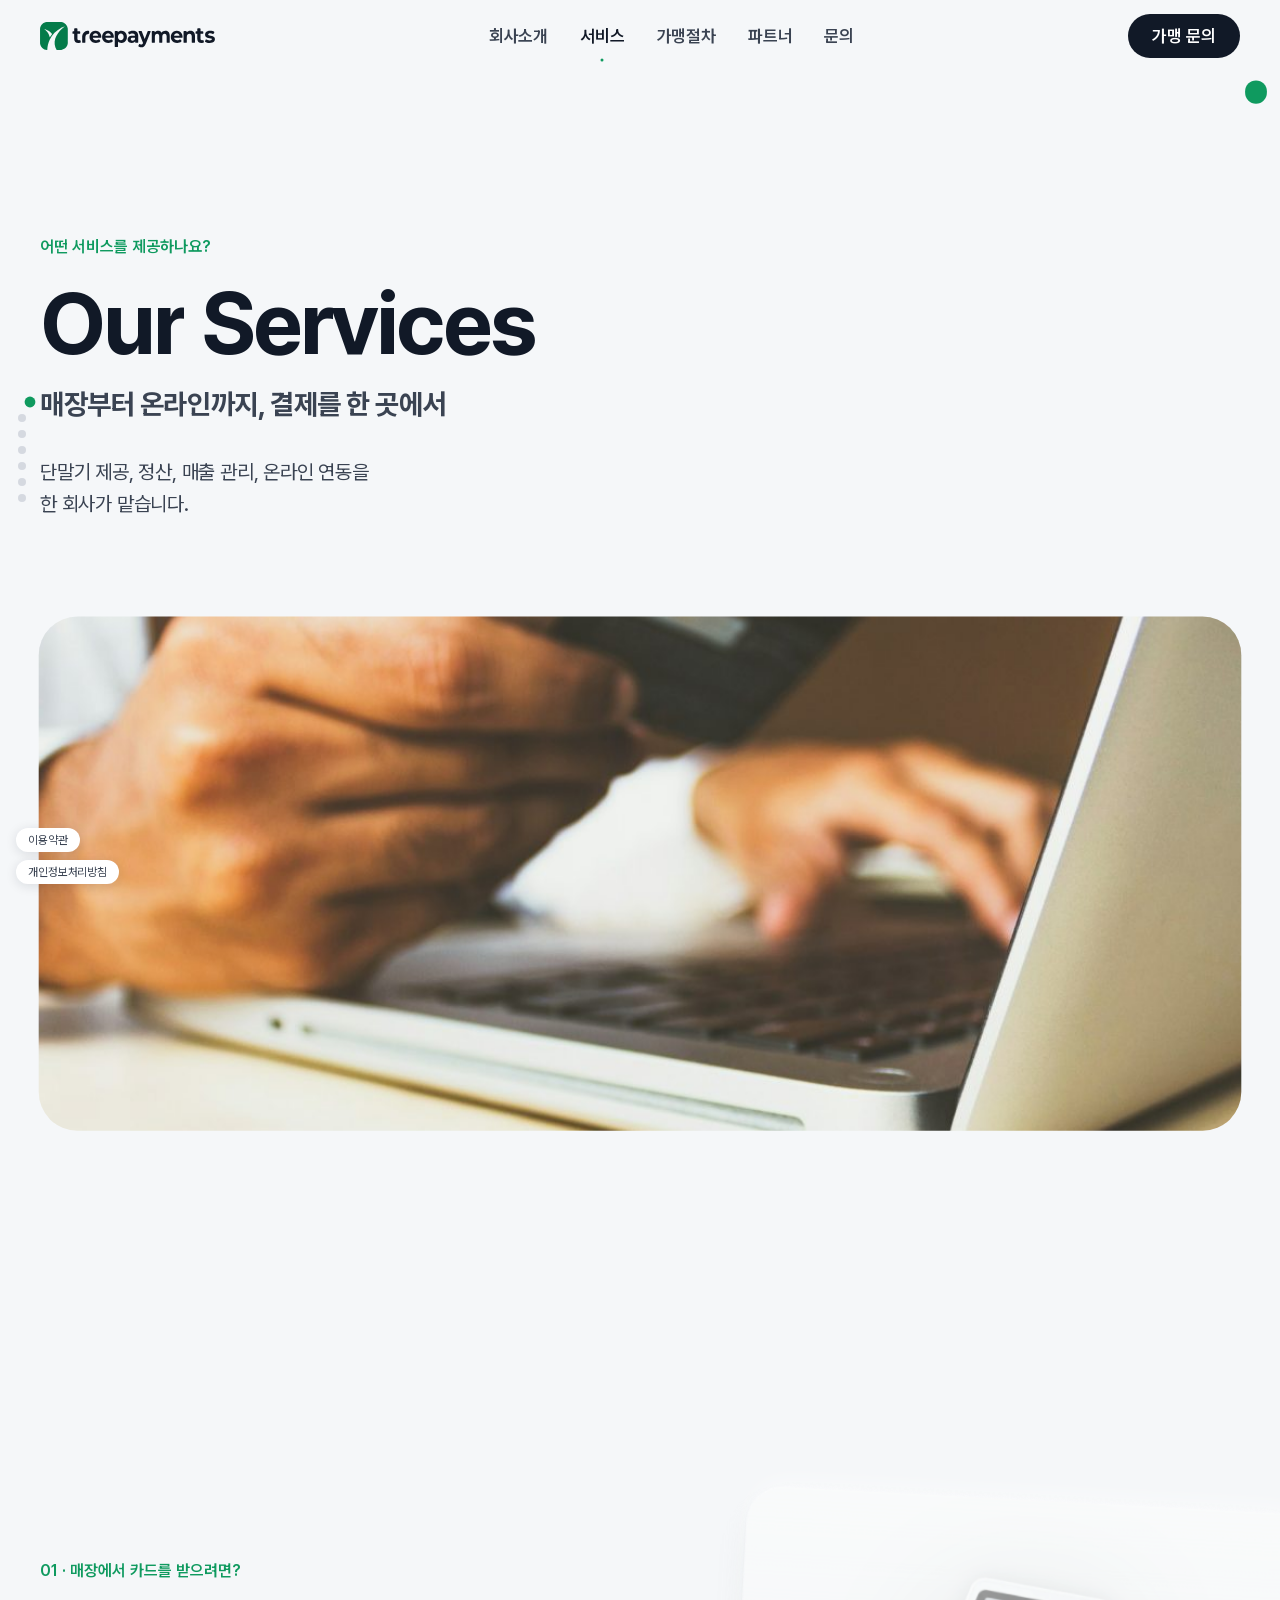
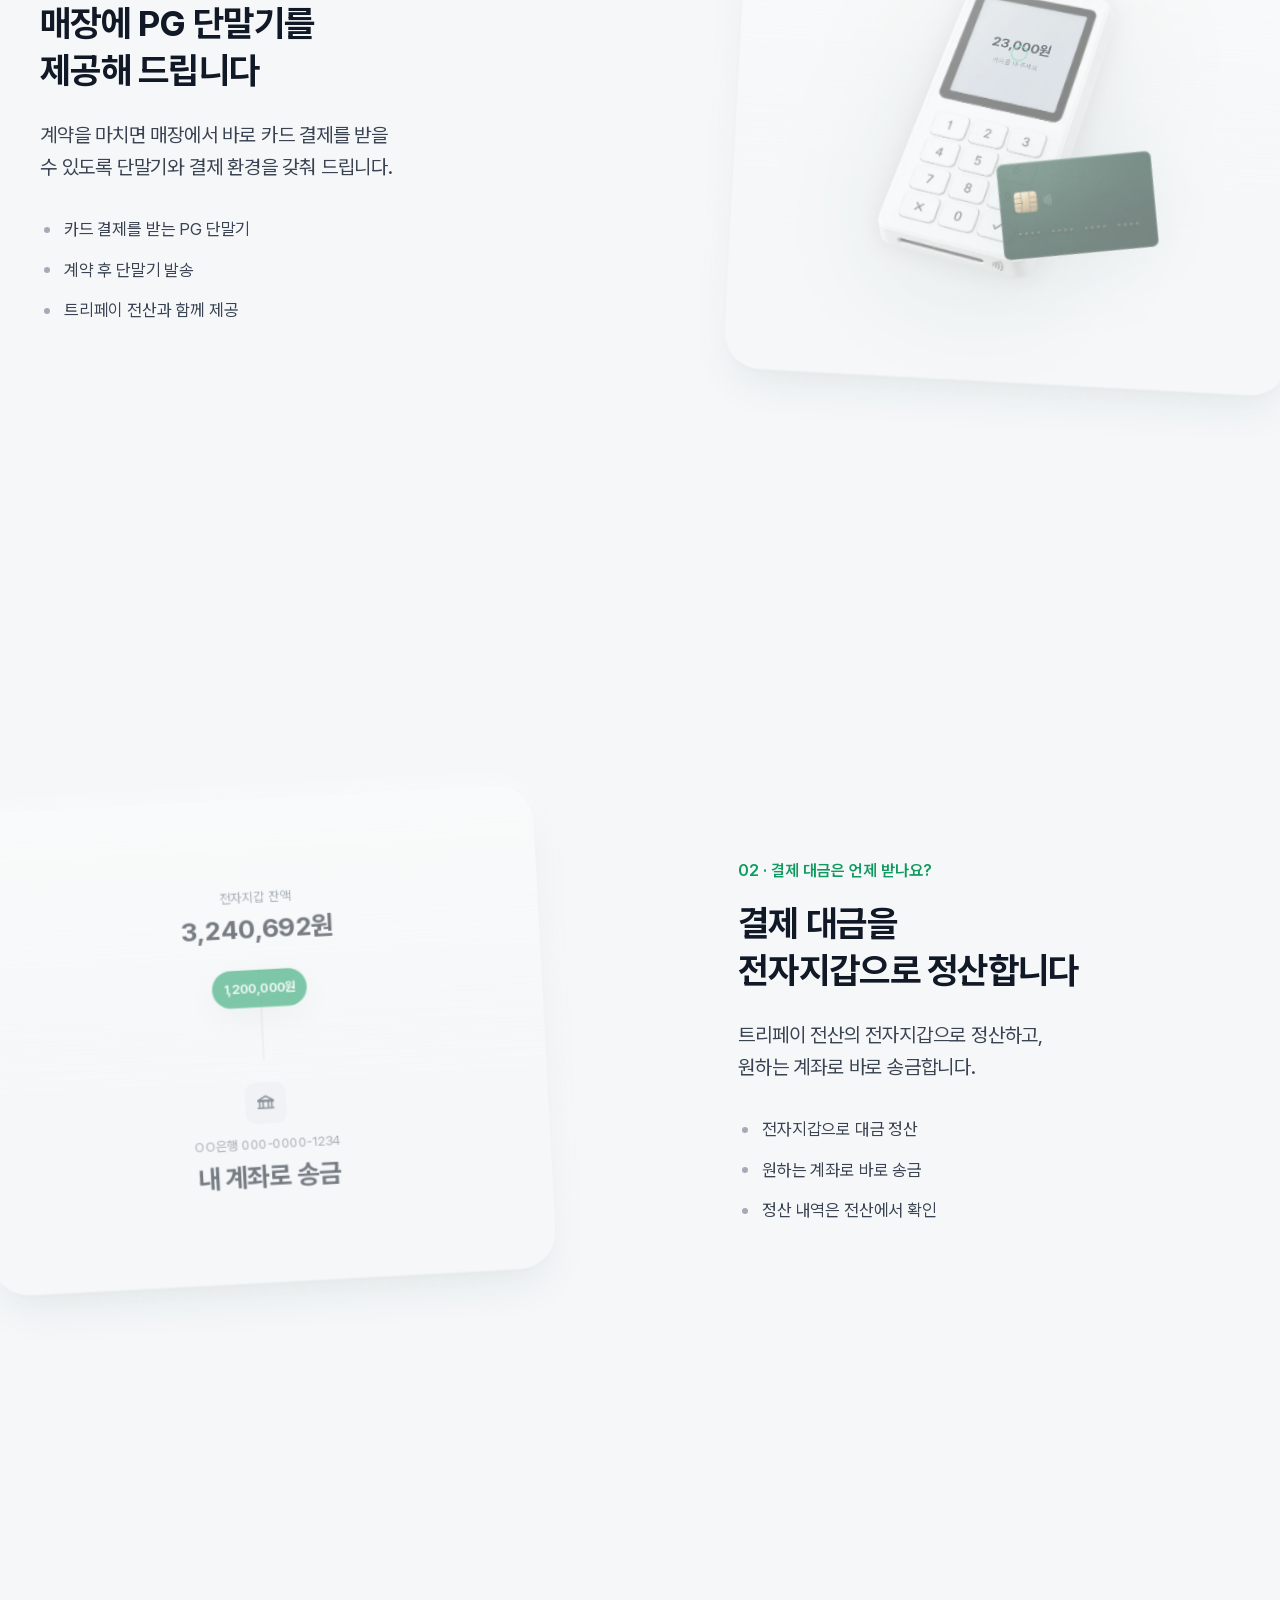
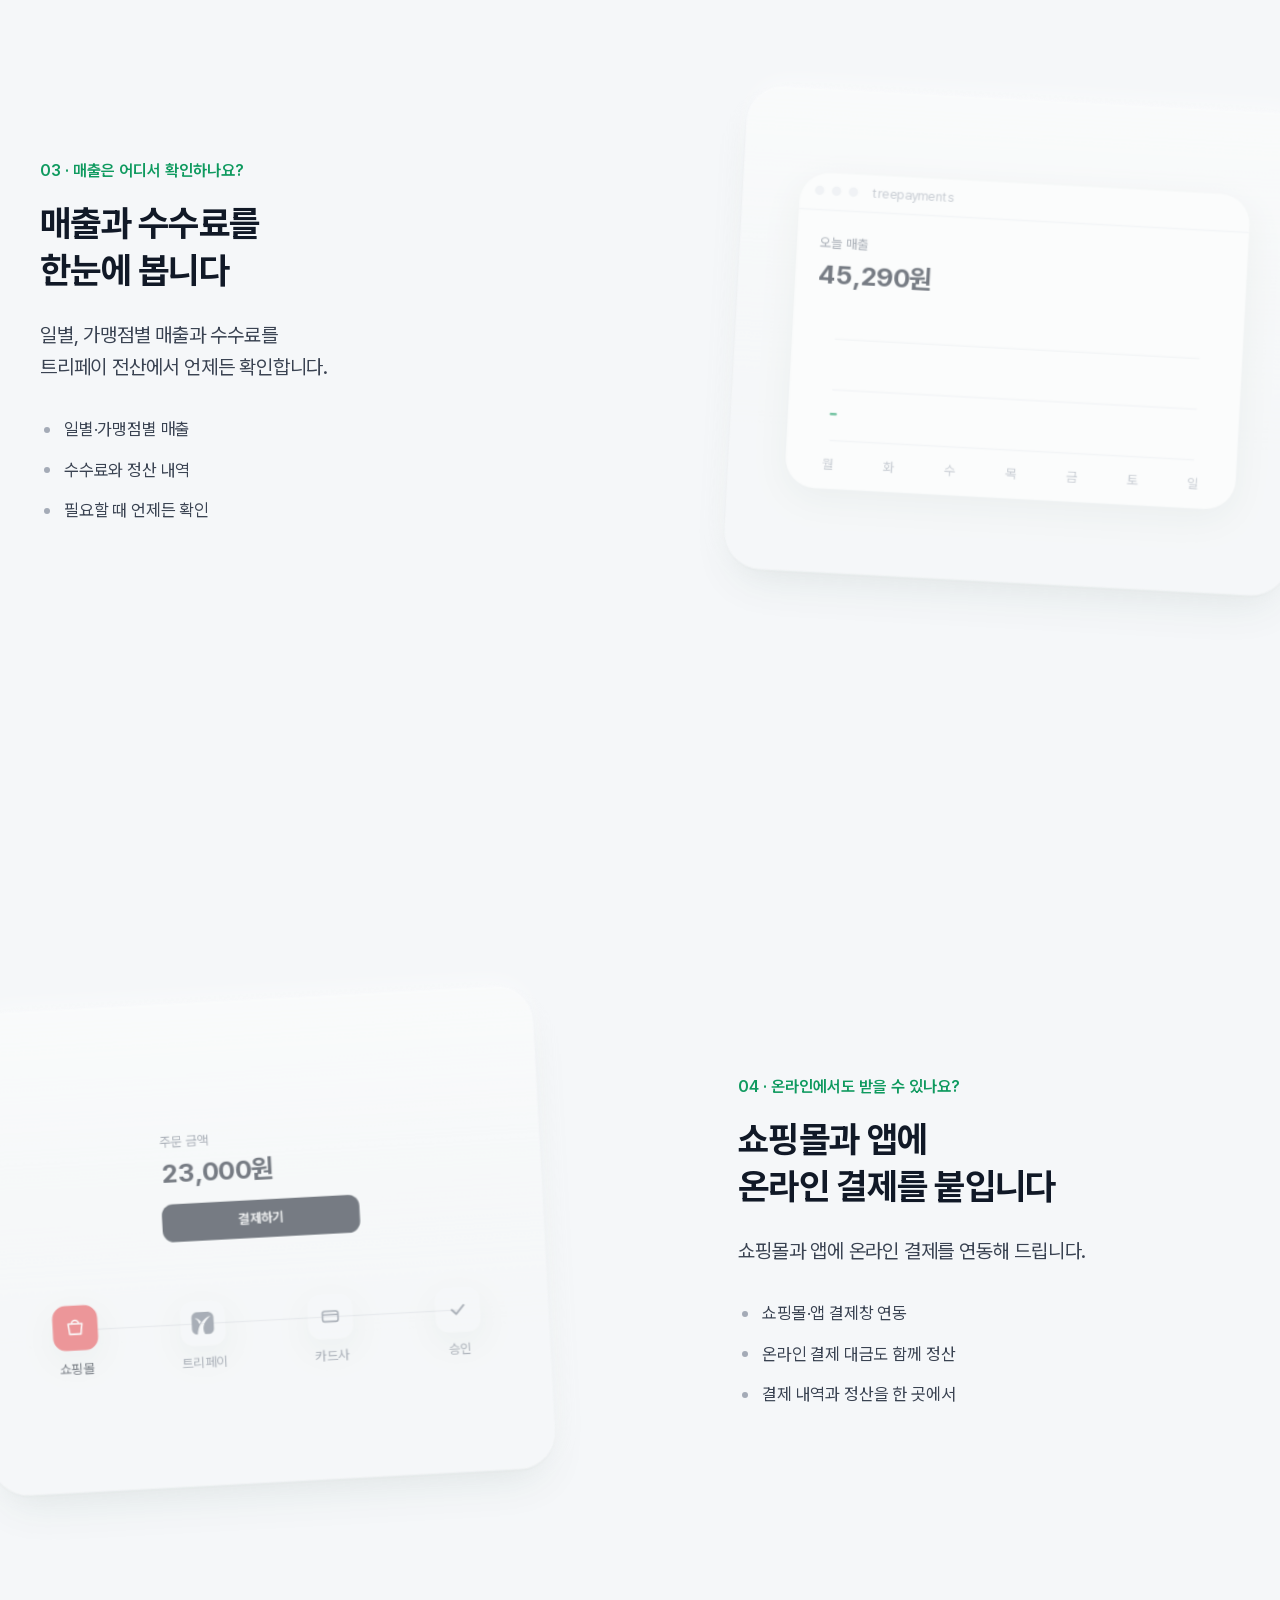
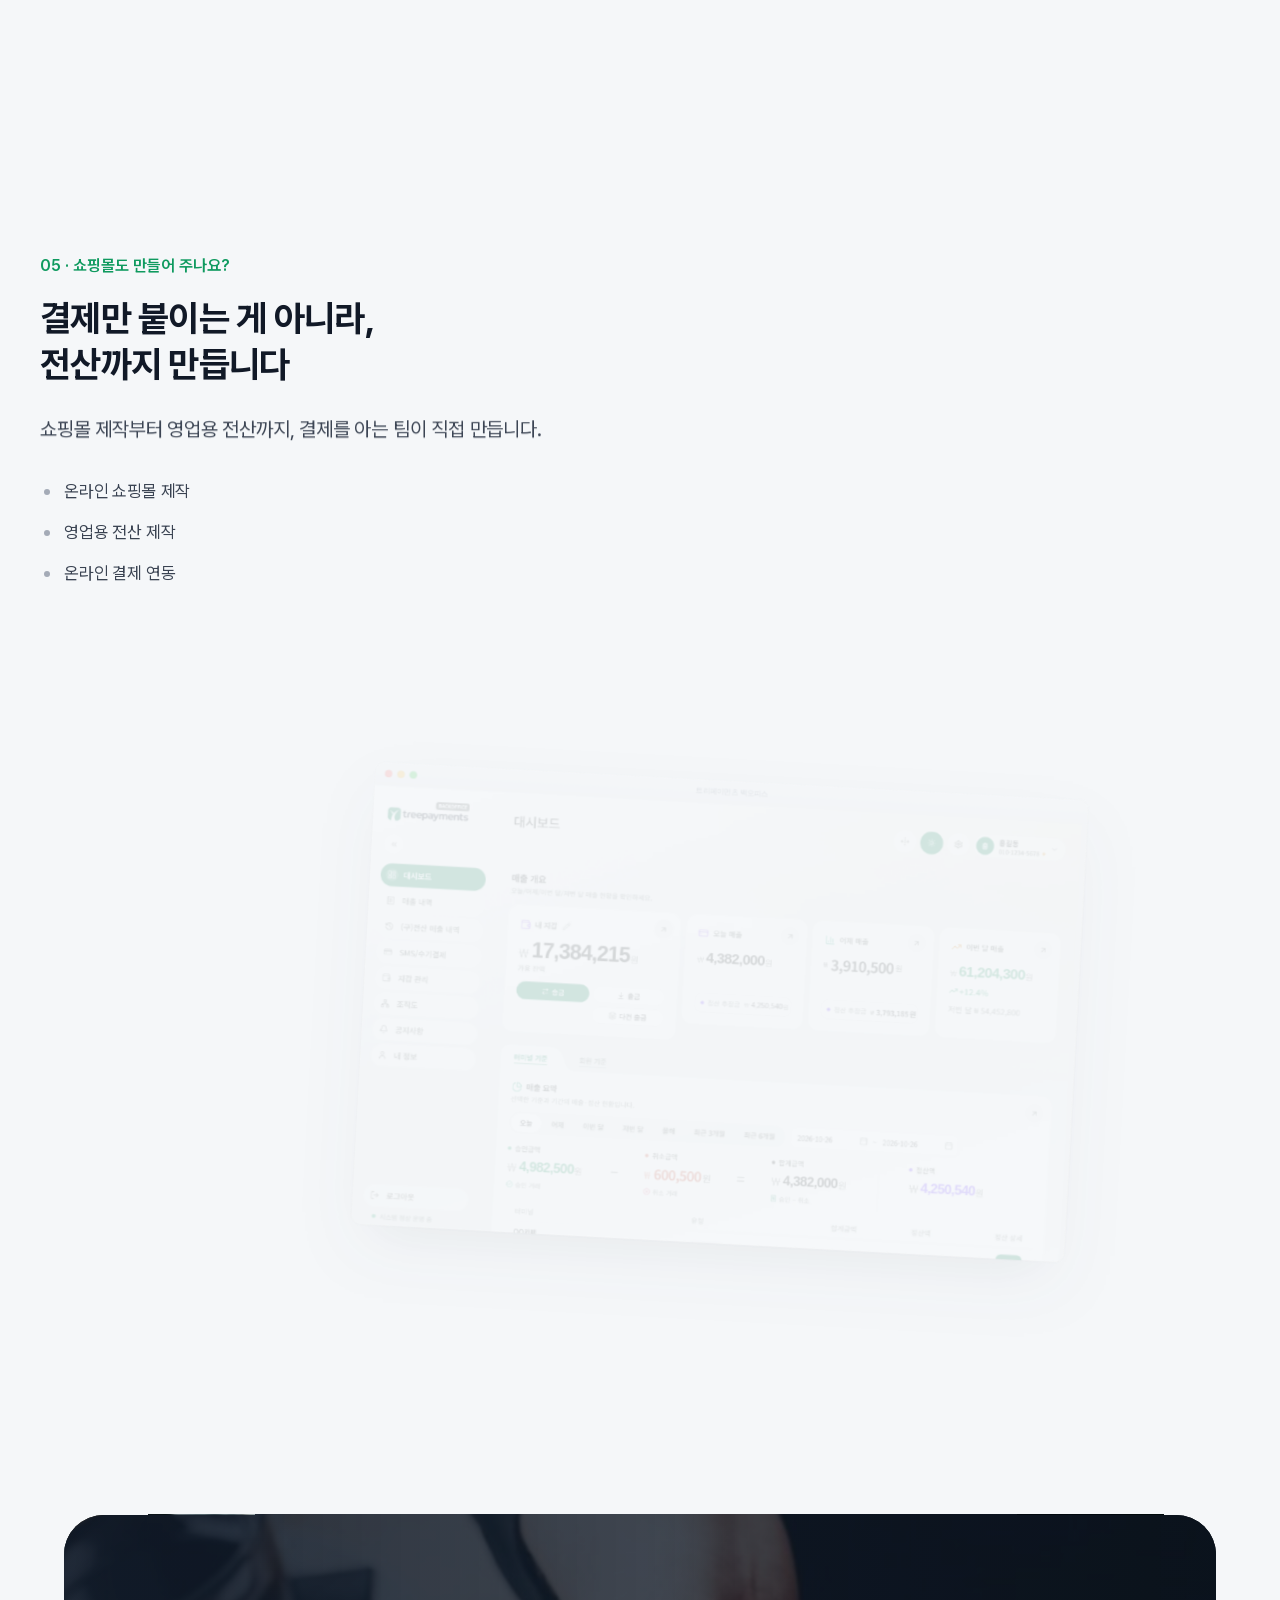
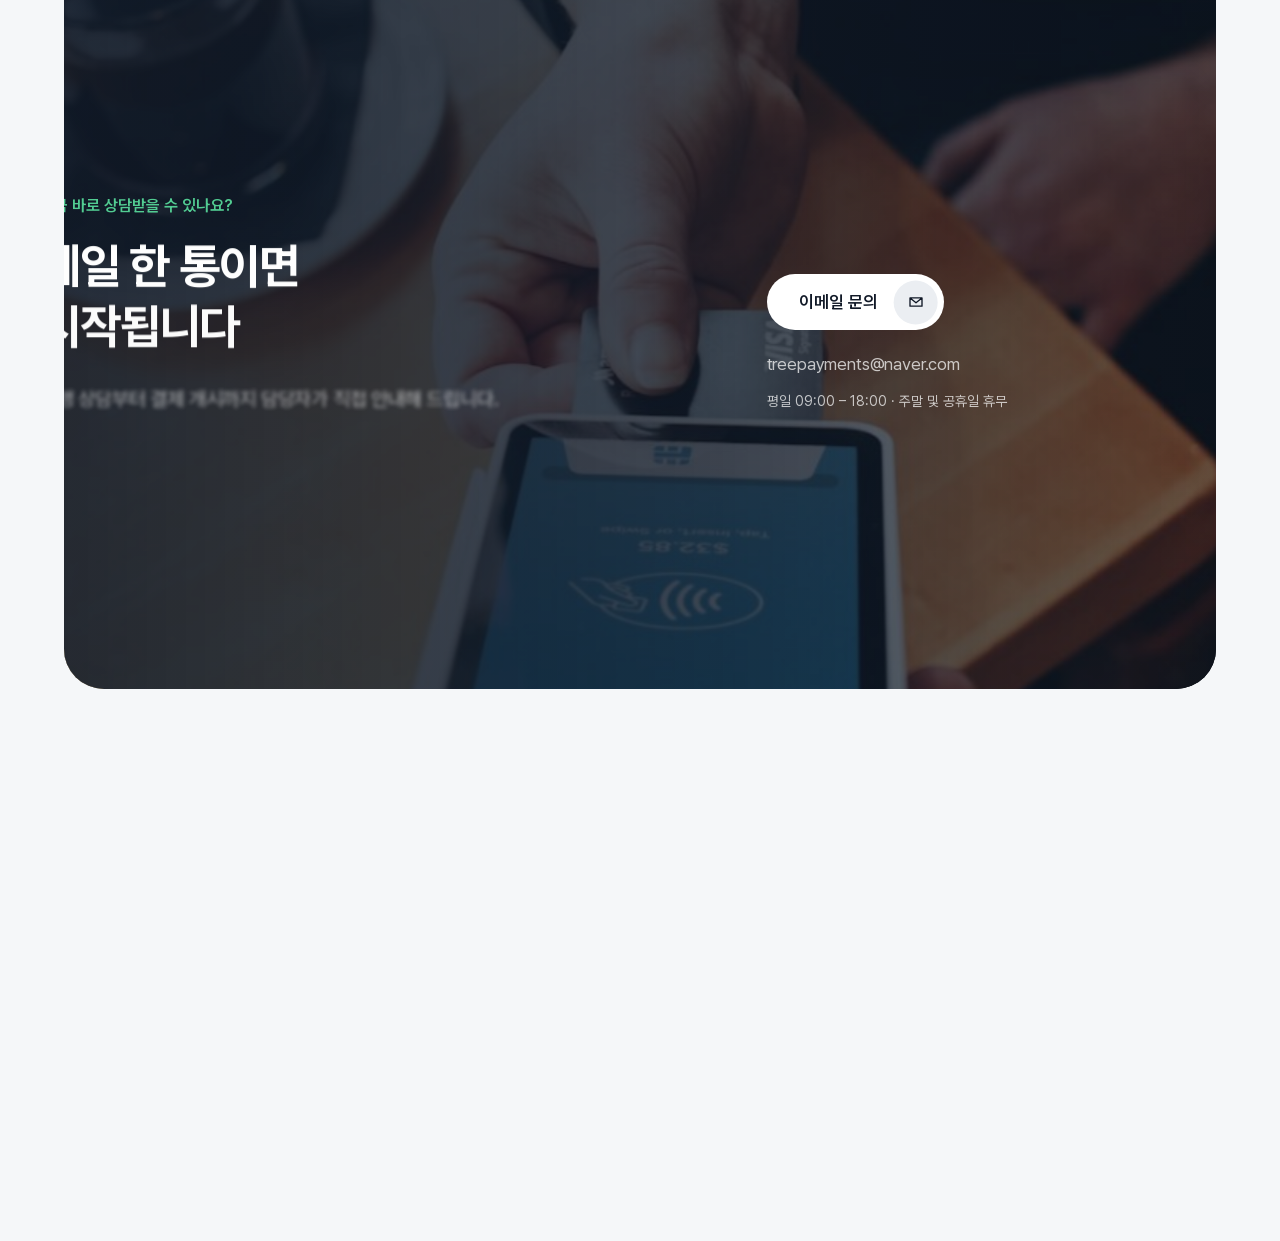
<file: services.html>
<!doctype html>
<html lang="ko">
<head>
  <!-- Google tag (gtag.js) -->
<script async src="https://www.googletagmanager.com/gtag/js?id=G-M5FTJWNWBM"></script>
<script>
  window.dataLayer = window.dataLayer || [];
  function gtag(){dataLayer.push(arguments);}
  gtag('js', new Date());

  gtag('config', 'G-M5FTJWNWBM');
</script>
  <meta charset="utf-8">
  <meta name="viewport" content="width=device-width, initial-scale=1">
  <meta name="theme-color" content="#F5F7F9">
  <title>서비스 | 트리페이먼츠</title>
  <meta name="description" content="PG 단말기, 가맹점 정산, 매출관리 전산, 온라인 결제 연동, WEB · APP 개발까지 트리페이먼츠의 서비스를 소개합니다.">
  <link rel="canonical" href="https://treepayments.net/services.html">
  <meta name="robots" content="index, follow">
  <meta property="og:type" content="website">
  <meta property="og:site_name" content="트리페이먼츠">
  <meta property="og:locale" content="ko_KR">
  <meta property="og:title" content="서비스 | 트리페이먼츠">
  <meta property="og:description" content="PG 단말기, 가맹점 정산, 매출관리 전산, 온라인 결제 연동, WEB · APP 개발까지 트리페이먼츠의 서비스를 소개합니다.">
  <meta property="og:url" content="https://treepayments.net/services.html">
  <meta property="og:image" content="https://treepayments.net/assets/img/og.jpg">
  <meta property="og:image:width" content="1200">
  <meta property="og:image:height" content="630">
  <meta property="og:image:alt" content="트리페이먼츠">
  <meta name="twitter:card" content="summary_large_image">
  <meta name="twitter:title" content="서비스 | 트리페이먼츠">
  <meta name="twitter:description" content="PG 단말기, 가맹점 정산, 매출관리 전산, 온라인 결제 연동, WEB · APP 개발까지 트리페이먼츠의 서비스를 소개합니다.">
  <meta name="twitter:image" content="https://treepayments.net/assets/img/og.jpg">
  <link rel="icon" href="assets/logo/logo-symbol.png">
  <link rel="apple-touch-icon" href="assets/logo/apple-touch-icon.png">
  <link rel="stylesheet" href="css/tokens.css">
  <link rel="stylesheet" href="css/base.css">
  <link rel="stylesheet" href="css/components.css">
  <link rel="stylesheet" href="css/sections.css">
  <script>document.documentElement.classList.add("js");</script>
</head>
<body class="is-sub">

  <!-- Header -->
  <header class="header">
    <div class="container header__inner">
      <a class="header__logo" href="index.html" aria-label="트리페이먼츠 홈">
        <svg class="logo-mark" viewBox="26 26 328 328" width="328" height="328" aria-hidden="true" focusable="false"><path pathLength="1" d="M351.681,262.609c-.473-15.572-.339-31.36,0-47.218v-110.776c-4.284-41.302-35.176-71.737-75.803-78.036h-25.38c-6.985.092-14.009.082-21.058,0h-126.093C62.257,31.897,31.796,63.198,26.58,104.099v127.875c.052,5.479.05,10.94,0,16.383v29.151c5.512,41.358,38.687,73.804,80.708,76.327h3.708c1.833-42.88,11.936-84.476,30.146-123.194,26.303-55.927,76.076-105.766,130.837-134.163,4.87-2.525,38.819-18.411,41.017-16.473.327,1.499-.453,2.113-1.337,2.788-5.759,3.931-14.745,11.044-24.523,19.552-.285.248-.555.49-.838.737-2.335,1.905-4.63,3.852-6.824,5.891-30.701,28.543-61.611,71.373-74.493,111.507-14.584,45.435-9.469,92.986,16.223,133.308.269.021.539.029.808.047h54.059c39.874-6.834,71.269-36.051,75.612-77.54v-13.686ZM157.841,180.858c-6.205,8.274-11.647,16.433-16.12,24.007-.091.069-.171.118-.233.133-.418.104-.8-.048-1.151-.381-.778-2.974-1.763-6.275-2.923-9.724-.186-.553-.373-1.098-.562-1.638-.047-.182-.092-.343-.135-.474-8.331-25.05-21.479-48.944-41.707-66.293-1.148-.984-2.35-1.907-3.569-2.809-1.112-.885-2.243-1.774-3.408-2.665-4.659-3.563-9.19-6.74-13.313-9.385-.237-.209-.488-.405-.721-.619,6.616-.704,12.507.959,18.764,2.725,26.284,7.419,53.845,25.979,69.65,48.35,1.448,2.049,4.147,5.042,4.29,7.55-2.95,3.547-5.917,7.295-8.863,11.222Z"/></svg>
        <svg class="logo-word" viewBox="354 26 1722 328" width="1722" height="328" aria-hidden="true" focusable="false"><path d="M492.594,269.778c-5.382,1.465-11.149,2.201-17.3,2.201-15.55,0-27.596-4.228-36.138-12.686-8.546-8.454-12.815-20.881-12.815-37.28v-57.214h-11.917c-4.46,0-8.075-3.615-8.075-8.075v-14.917c0-4.46,3.615-8.075,8.075-8.075h11.917v-25.839c0-4.46,3.615-8.075,8.075-8.075h22.039c4.46,0,8.075,3.615,8.075,8.075v25.839h24.475c4.46,0,8.075,3.615,8.075,8.075v14.917c0,4.46-3.615,8.075-8.075,8.075h-24.475v56.697c0,5.869,1.41,10.4,4.229,13.592,2.819,3.195,6.792,4.789,11.918,4.789,2.99,0,5.766-.431,8.329-1.293,4.155-1.398,8.674.629,10.159,4.754l4.935,13.708c1.38,3.835-.28,8.162-3.947,9.94-2.311,1.12-4.83,2.051-7.558,2.793Z"/><path d="M593.476,165.082h.447c4.461,0,8.078-3.616,8.078-8.078v-19.927c0-4.461-3.616-8.078-8.078-8.078h-13.371c-.367,0-.735.021-1.099.068-29.418,3.827-55.236,31.221-59.368,60.315l-.085,1.248v71.291c0,4.461,3.616,8.078,8.078,8.078h21.135c4.461,0,8.078-3.616,8.078-8.078v-45.704h.083c.017-8.187.465-16.129,1.885-23.461,3.537-18.264,16.404-27.427,32.89-27.623v-.038h.165v-.003h1.163v-.012Z"/><path d="M735.823,211.658h-89.018c-1.143,0-1.972,1.094-1.669,2.197,2.087,7.6,6.136,13.684,12.147,18.255,6.576,5.008,14.821,7.508,24.733,7.508,6.832,0,12.855-1.076,18.069-3.236,3.126-1.294,6.145-3.039,9.057-5.234,3.432-2.587,8.311-1.965,11.13,1.279l9.864,11.351c2.915,3.354,2.711,8.454-.553,11.47-12.073,11.154-28.27,16.731-48.592,16.731-14.866,0-27.981-3.062-39.342-9.19-11.365-6.125-20.12-14.628-26.271-25.501-6.151-10.873-9.227-23.211-9.227-37.021,0-13.633,3.032-25.93,9.099-36.892,6.063-10.958,14.437-19.501,25.118-25.63,10.676-6.125,22.594-9.191,35.753-9.191,12.815,0,24.389,2.937,34.729,8.802,10.336,5.87,18.494,14.284,24.477,25.242,5.979,10.962,8.97,23.688,8.97,38.187,0,.261-.065,1.315-.196,3.161-.307,4.344-3.924,7.712-8.278,7.712ZM654.72,166.871c-5.438,4.776-8.879,11.17-10.316,19.176-.191,1.066.619,2.053,1.702,2.053h60.242c1.096,0,1.912-1.011,1.695-2.086-1.581-7.834-5.001-14.17-10.264-19.014-5.727-5.263-12.859-7.896-21.401-7.896s-15.762,2.589-21.657,7.767Z"/><path d="M882.823,211.658h-91.227c1.878,8.633,6.107,15.448,12.687,20.452,6.576,5.008,14.821,7.508,24.733,7.508,6.832,0,12.855-1.076,18.069-3.236,3.126-1.294,6.145-3.039,9.057-5.234,3.432-2.587,8.311-1.965,11.13,1.279l9.864,11.351c2.915,3.354,2.711,8.454-.553,11.47-12.073,11.154-28.27,16.731-48.592,16.731-14.866,0-27.981-3.062-39.342-9.19-11.365-6.125-20.12-14.628-26.271-25.501-6.151-10.873-9.227-23.211-9.227-37.021,0-13.633,3.032-25.93,9.099-36.892,6.063-10.958,14.437-19.501,25.118-25.63,10.676-6.125,22.594-9.191,35.753-9.191,12.815,0,24.389,2.937,34.729,8.802,10.336,5.87,18.494,14.284,24.477,25.242,5.979,10.962,8.97,23.688,8.97,38.187,0,.261-.065,1.315-.196,3.161-.307,4.344-3.924,7.712-8.278,7.712ZM801.72,166.871c-5.895,5.178-9.443,12.256-10.636,21.229h64.331c-1.37-8.802-4.914-15.833-10.636-21.099-5.727-5.263-12.859-7.896-21.401-7.896s-15.762,2.589-21.657,7.767Z"/><path d="M1012.308,137.486c9.908,5.955,17.725,14.328,23.452,25.112,5.723,10.789,8.586,23.345,8.586,37.669s-2.863,26.884-8.586,37.668c-5.727,10.788-13.544,19.157-23.452,25.112-9.912,5.954-20.933,8.932-33.062,8.932-16.748,0-29.903-5.606-39.47-16.828v56.92c0,4.452-3.609,8.062-8.062,8.062h-22.065c-4.452,0-8.062-3.609-8.062-8.062v-173.383c0-4.452,3.609-8.062,8.062-8.062h20.271c4.452,0,8.062,3.609,8.062,8.062v7.989c9.395-12.079,23.151-18.123,41.265-18.123,12.13,0,23.151,2.978,33.062,8.932ZM996.545,228.356c6.235-6.99,9.355-16.351,9.355-28.089s-3.12-21.1-9.355-28.09c-6.239-6.99-14.225-10.485-23.964-10.485s-17.729,3.495-23.964,10.485c-6.239,6.99-9.355,16.354-9.355,28.09s3.116,21.099,9.355,28.089c6.235,6.99,14.225,10.485,23.964,10.485s17.725-3.495,23.964-10.485Z"/><path d="M1160.385,143.959c10.85,10.271,16.275,25.759,16.275,46.47v71.447c0,4.436-3.596,8.032-8.032,8.032h-19.56c-4.436,0-8.032-3.596-8.032-8.032v-9.313c-7.35,12.944-20.678,19.417-39.984,19.417-10.082,0-18.797-1.812-26.143-5.437-7.348-3.625-12.986-8.629-16.914-15.016-3.934-6.384-5.896-13.633-5.896-21.747,0-12.944,4.613-23.126,13.842-30.549,9.227-7.418,23.406-11.132,42.545-11.132h29.986c0-6.213-1.023-11.043-3.074-14.498-4.613-8.628-13.584-12.944-26.912-12.944-7.008,0-13.885,1.165-20.633,3.495-3.671,1.267-7.05,2.776-10.138,4.528-4.05,2.297-9.19.708-11.209-3.487l-6.529-13.562c-1.79-3.719-.493-8.223,3.049-10.343,5.708-3.416,12.232-6.193,19.573-8.331,10.08-2.933,20.416-4.401,31.014-4.401,20.33,0,35.922,5.138,46.773,15.404ZM1127.963,240.007c4.955-3.192,8.459-7.896,10.508-14.109v-14.239h-25.885c-15.551,0-23.324,5.437-23.324,16.31,0,5.178,1.879,9.28,5.639,12.298,3.756,3.021,8.971,4.53,15.635,4.53s12.471-1.594,17.428-4.789Z"/><path d="M1244.432,312.366c-8.803,6.557-19.439,9.838-31.91,9.838-6.836,0-13.583-1.125-20.247-3.366-3.964-1.336-7.475-2.976-10.532-4.921-3.395-2.16-4.57-6.568-2.824-10.194l6.881-14.286c1.999-4.151,7.032-5.689,11.107-3.54.938.494,1.914.947,2.929,1.357,3.845,1.553,7.646,2.33,11.405,2.33,5.126,0,9.312-1.21,12.559-3.625,3.244-2.419,6.408-7.423,9.483-15.016l-52.421-129.277c-2.14-5.276,1.743-11.041,7.437-11.041h21.819c3.305,0,6.273,2.027,7.475,5.105l34.913,89.389,34.913-89.389c1.203-3.079,4.17-5.105,7.475-5.105h19.31c5.679,0,9.561,5.737,7.45,11.009l-54.796,136.816c-6.151,16.052-13.628,27.354-22.426,33.915Z"/><path d="M1532.018,143.959c9.169,10.271,13.757,25.674,13.757,46.211v71.681c0,4.45-3.607,8.057-8.057,8.057h-19.923c-4.45,0-8.057-3.607-8.057-8.057v-65.468c0-11.043-2.069-19.287-6.209-24.724-4.139-5.437-9.944-8.155-17.409-8.155-8.441,0-15.138,3.066-20.087,9.19-4.953,6.128-7.427,15.234-7.427,27.312v61.844c0,4.45-3.607,8.057-8.057,8.057h-19.922c-4.45,0-8.057-3.607-8.057-8.057v-65.468c0-11.043-2.032-19.287-6.087-24.724-4.06-5.437-9.903-8.155-17.531-8.155-8.278,0-14.895,3.066-19.844,9.19-4.954,6.128-7.427,15.234-7.427,27.312v61.844c0,4.45-3.607,8.057-8.057,8.057h-20.166c-4.45,0-8.057-3.607-8.057-8.057v-123.169c0-4.45,3.607-8.057,8.057-8.057h18.462c4.45,0,8.057,3.607,8.057,8.057v7.995c4.542-5.866,10.185-10.356,16.922-13.462,6.734-3.106,14.16-4.66,22.279-4.66,8.765,0,16.679,1.942,23.739,5.825,7.062,3.883,12.783,9.539,17.166,16.957,5.029-7.249,11.443-12.855,19.235-16.828,7.791-3.968,16.313-5.955,25.565-5.955,15.583,0,27.959,5.138,37.132,15.404Z"/><path d="M1687.822,211.658h-91.227c1.878,8.633,6.106,15.448,12.687,20.452,6.576,5.008,14.821,7.508,24.733,7.508,6.832,0,12.854-1.076,18.068-3.236,3.127-1.294,6.146-3.039,9.058-5.234,3.431-2.587,8.31-1.965,11.129,1.279l9.865,11.352c2.915,3.354,2.711,8.454-.553,11.47-12.073,11.154-28.27,16.731-48.593,16.731-14.865,0-27.981-3.062-39.342-9.19-11.366-6.125-20.12-14.628-26.271-25.501s-9.227-23.211-9.227-37.021c0-13.633,3.031-25.93,9.099-36.892,6.063-10.958,14.437-19.501,25.117-25.63,10.677-6.125,22.595-9.191,35.754-9.191,12.815,0,24.389,2.937,34.729,8.802,10.337,5.87,18.494,14.284,24.477,25.242,5.979,10.962,8.971,23.688,8.971,38.187,0,.261-.065,1.315-.196,3.162-.307,4.343-3.923,7.711-8.278,7.711ZM1606.72,166.871c-5.896,5.178-9.443,12.256-10.637,21.229h64.331c-1.369-8.802-4.914-15.833-10.637-21.099-5.727-5.263-12.858-7.896-21.4-7.896s-15.763,2.589-21.657,7.767Z"/><path d="M1826.766,144.088c9.907,10.355,14.865,25.719,14.865,46.082v71.657c0,4.463-3.618,8.081-8.081,8.081h-21.771c-4.463,0-8.081-3.618-8.081-8.081v-65.444c0-11.043-2.307-19.287-6.92-24.724-4.613-5.437-11.193-8.155-19.735-8.155-9.57,0-17.172,3.151-22.811,9.449-5.639,6.303-8.458,15.663-8.458,28.09v60.784c0,4.463-3.618,8.081-8.081,8.081h-22.027c-4.463,0-8.081-3.618-8.081-8.081v-123.121c0-4.463,3.618-8.081,8.081-8.081h20.233c4.463,0,8.081,3.618,8.081,8.081v8.229c5.126-5.866,11.405-10.396,18.838-13.592,7.433-3.191,15.591-4.79,24.477-4.79,16.403,0,29.559,5.178,39.471,15.534Z"/><path d="M1934.593,269.778c-5.383,1.465-11.149,2.201-17.301,2.201-15.55,0-27.596-4.228-36.138-12.686-8.546-8.454-12.815-20.881-12.815-37.28v-57.214h-11.952c-4.44,0-8.039-3.599-8.039-8.039v-14.989c0-4.44,3.599-8.039,8.039-8.039h11.952v-25.875c0-4.44,3.599-8.039,8.039-8.039h22.111c4.44,0,8.039,3.599,8.039,8.039v25.875h24.511c4.44,0,8.039,3.599,8.039,8.039v14.989c0,4.44-3.599,8.039-8.039,8.039h-24.511v56.697c0,5.869,1.409,10.4,4.229,13.592,2.819,3.195,6.792,4.789,11.918,4.789,2.989,0,5.765-.431,8.328-1.293,4.155-1.398,8.674.629,10.159,4.754l4.945,13.737c1.374,3.818-.28,8.123-3.929,9.896-2.319,1.127-4.847,2.062-7.586,2.807Z"/><path d="M1981.495,267.708c-7.085-1.951-13.227-4.247-18.424-6.887-3.793-1.927-5.435-6.465-3.744-10.369l6.117-14.124c1.846-4.262,6.896-6.057,11.036-3.952,4.2,2.136,8.82,3.946,13.858,5.429,8.201,2.419,16.314,3.625,24.348,3.625,16.06,0,24.093-4.228,24.093-12.686,0-3.969-2.179-6.816-6.536-8.544-4.356-1.723-11.064-3.191-20.119-4.4-10.765-1.724-19.651-3.71-26.655-5.955-7.008-2.241-13.071-6.213-18.197-11.909-5.126-5.695-7.689-13.806-7.689-24.335,0-8.802,2.436-16.609,7.305-23.43,4.87-6.816,11.874-12.123,21.017-15.921,9.139-3.794,19.947-5.696,32.422-5.696,9.228,0,18.41,1.08,27.553,3.236,5.868,1.387,11.122,3.111,15.759,5.172,4.076,1.811,5.929,6.565,4.112,10.638l-6.252,14.019c-1.831,4.106-6.659,5.877-10.743,3.999-9.445-4.343-19.589-6.516-30.429-6.516-8.201,0-14.312,1.21-18.325,3.625-4.017,2.419-6.022,5.526-6.022,9.32,0,4.316,2.218,7.338,6.663,9.061,4.441,1.727,11.361,3.366,20.761,4.919,10.765,1.727,19.562,3.713,26.398,5.954,6.832,2.245,12.771,6.213,17.813,11.909,5.037,5.695,7.561,13.636,7.561,23.817,0,8.633-2.479,16.311-7.433,23.041-4.958,6.731-12.09,11.954-21.401,15.663-9.314,3.71-20.376,5.566-33.19,5.566-10.765,0-21.317-1.424-31.653-4.271Z"/></svg>
      </a>
      <nav class="header__nav" aria-label="주 메뉴">
        <a href="about.html">회사소개</a>
        <a href="services.html">서비스</a>
        <a href="process.html">가맹절차</a>
        <a href="partners.html">파트너</a>
        <a href="contact.html">문의</a>
      </nav>
      <a class="btn btn--mail header__cta" href="contact.html">가맹 문의</a>
      <button class="header__toggle" type="button" aria-label="메뉴 열기" aria-expanded="false"><span></span></button>
    </div>
  </header>

  <div class="menu" id="menu">
    <nav class="menu__list" aria-label="모바일 메뉴">
      <a href="about.html">회사소개</a>
      <a href="services.html">서비스</a>
      <a href="process.html">가맹절차</a>
      <a href="partners.html">파트너</a>
      <a href="contact.html">문의</a>
    </nav>
    <a class="btn btn--mail" href="contact.html">가맹 문의</a>
    <a class="menu__mail" href="mailto:">이메일 <span data-info="mail"></span></a>
  </div>

  <main id="top">

    <!-- Page head -->
    <section class="section sec-page">
      <div class="container">
        <div class="page-head">
          <span class="t-label" data-intro>어떤 서비스를 제공하나요?</span>
          <h1 class="page-head__title">
            <span class="page-head__en">Our Services</span>
            <span class="page-head__ko" data-intro>매장부터 온라인까지, 결제를 한 곳에서</span>
          </h1>
          <p class="t-lead" data-intro>단말기 제공, 정산, 매출 관리, 온라인 연동을 <br class="pc">한 회사가 맡습니다.</p>
        </div>
        <div class="page-head__photo">
          <div class="media media--xl"><img decoding="async" src="assets/img/online.jpg" width="1389" height="868" alt="노트북 앞에서 카드로 온라인 결제하는 모습"></div>
        </div>
      </div>
    </section>

    <!-- PG 단말기 -->
    <section class="section sec-detail">
      <div class="container">
        <div class="detail">
          <span class="detail__num" aria-hidden="true">01</span>
          <div class="section__head section__head--left detail__text">
            <span class="t-label" data-reveal>01 · 매장에서 카드를 받으려면?</span>
            <h2 class="t-h2" data-reveal>매장에 PG 단말기를<br>제공해 드립니다</h2>
            <p class="t-lead" data-reveal>계약을 마치면 매장에서 바로 카드 결제를 받을 수 있도록 단말기와 결제 환경을 갖춰 드립니다.</p>
            <ul class="detail__list" data-reveal-group>
            <li class="t-body">카드 결제를 받는 PG 단말기</li>
            <li class="t-body">계약 후 단말기 발송</li>
            <li class="t-body">트리페이 전산과 함께 제공</li>
            </ul>
          </div>
          <div class="section__visual detail__visual">
            <div class="tile">
              <div class="sp sp-terminal sp-terminal-real" role="img" aria-label="카드를 흰색 PG 단말기에 대면 결제 승인 표시가 나타나는 장면">
                <div class="terminal-scene">
                  <div class="term term--photo" data-screen="0.4270335 0.0747493 0.8636364 0.1203282 0.7488038 0.4384686 0.2954545 0.3828624">
                    <img class="term__photo" src="assets/img/terminal-fresh-v2.webp" width="836" height="1097" alt="" loading="lazy" decoding="async">
                    <div class="term__screen">
                      <div class="term__idle"><div class="term__amount">23,000원</div><div class="term__status">카드를 대 주세요</div></div>
                      <span class="term__ring"></span><span class="term__ring"></span><span class="term__ring"></span>
                      <div class="term__done">
                        <div class="term__check"><svg viewBox="0 0 24 24" fill="none" aria-hidden="true"><path d="m5 12 5 5 9-10" stroke="currentColor" stroke-width="2.5" stroke-linecap="round" stroke-linejoin="round"/></svg></div>
                        <div class="term__status">승인 완료</div>
                      </div>
                    </div>
                  </div>
                  <img class="mock-card mock-card--photo" src="assets/img/payment-card-green.webp" width="1395" height="872" alt="" loading="lazy" decoding="async">
                </div>
              </div>
            </div>
          </div>
        </div>
      </div>
    </section>

    <!-- 가맹점 정산 -->
    <section class="section sec-detail">
      <div class="container">
        <div class="detail detail--flip">
          <span class="detail__num" aria-hidden="true">02</span>
          <div class="section__head section__head--left detail__text">
            <span class="t-label" data-reveal>02 · 결제 대금은 언제 받나요?</span>
            <h2 class="t-h2" data-reveal>결제 대금을<br>전자지갑으로 정산합니다</h2>
            <p class="t-lead" data-reveal>트리페이 전산의 전자지갑으로 정산하고, 원하는 계좌로 바로 송금합니다.</p>
            <ul class="detail__list" data-reveal-group>
            <li class="t-body">전자지갑으로 대금 정산</li>
            <li class="t-body">원하는 계좌로 바로 송금</li>
            <li class="t-body">정산 내역은 전산에서 확인</li>
            </ul>
          </div>
          <div class="section__visual detail__visual">
            <div class="tile">
              <div class="sp sp-wallet" data-balance="3284000" data-amount="1200000">
                <div class="wallet">
                  <div class="wallet__card wallet__balance">
                    <span class="t-small">전자지갑 잔액</span>
                    <span class="t-h3">3,284,000원</span>
                  </div>
                  <div class="wallet__gap">
                    <span class="wallet__track"><span class="wallet__trackfill"></span></span>
                    <span class="wallet__pill">1,200,000원</span>
                  </div>
                  <div class="wallet__card wallet__bank">
                    <div class="wallet__row">
                      <span class="wallet__bankicon"><svg viewBox="0 0 24 24" fill="none" aria-hidden="true"><path d="M3 10h18M5 10v8m4-8v8m6-8v8m4-8v8M3 18h18M12 4l9 5H3l9-5Z" stroke="currentColor" stroke-width="1.8" stroke-linecap="round" stroke-linejoin="round"/></svg></span>
                      <span class="wallet__text">
                        <span class="t-small">OO은행 000-0000-1234</span>
                        <span class="t-h3">내 계좌로 송금</span>
                      </span>
                      <span class="wallet__done"><svg viewBox="0 0 24 24" fill="none" aria-hidden="true"><path d="m5 12 5 5 9-10" stroke="currentColor" stroke-width="3" stroke-linecap="round" stroke-linejoin="round"/></svg></span>
                    </div>
                  </div>
                </div>
              </div>
            </div>
          </div>
        </div>
      </div>
    </section>

    <!-- 매출관리 전산 -->
    <section class="section sec-detail">
      <div class="container">
        <div class="detail">
          <span class="detail__num" aria-hidden="true">03</span>
          <div class="section__head section__head--left detail__text">
            <span class="t-label" data-reveal>03 · 매출은 어디서 확인하나요?</span>
            <h2 class="t-h2" data-reveal>매출과 수수료를<br>한눈에 봅니다</h2>
            <p class="t-lead" data-reveal>일별, 가맹점별 매출과 수수료를 트리페이 전산에서 언제든 확인합니다.</p>
            <ul class="detail__list" data-reveal-group>
            <li class="t-body">일별·가맹점별 매출</li>
            <li class="t-body">수수료와 정산 내역</li>
            <li class="t-body">필요할 때 언제든 확인</li>
            </ul>
          </div>
          <div class="section__visual detail__visual">
            <div class="tile">
              <div class="sp sp-chart" data-total="4382000">
                <div class="win">
                  <div class="win__bar"><span></span><span></span><span></span><em>treepayments</em></div>
                  <div class="win__body">
                    <div class="win__kpi">
                      <div><span class="t-small">오늘 매출</span><span class="t-h3">4,382,000원</span></div>
                      <span class="win__delta">전일 대비 +12.4%</span>
                    </div>
                    <svg class="win__chart" viewBox="0 0 400 136" aria-hidden="true">
                      <defs>
                        <linearGradient id="spChartFill" x1="0" y1="0" x2="0" y2="1">
                          <stop offset="0" stop-color="#52CC92" stop-opacity="0.35"/>
                          <stop offset="1" stop-color="#52CC92" stop-opacity="0"/>
                        </linearGradient>
                      </defs>
                      <line class="grid" x1="20" y1="30" x2="380" y2="30"/>
                      <line class="grid" x1="20" y1="80" x2="380" y2="80"/>
                      <line class="grid" x1="20" y1="130" x2="380" y2="130"/>
                      <path class="area" d="M20 104 C50 104 50 92 80 92 C110 92 110 100 140 100 C170 100 170 66 200 66 C230 66 230 74 260 74 C290 74 290 44 320 44 C350 44 350 30 380 30 L380 130 L20 130 Z"/>
                      <path class="line" d="M20 104 C50 104 50 92 80 92 C110 92 110 100 140 100 C170 100 170 66 200 66 C230 66 230 74 260 74 C290 74 290 44 320 44 C350 44 350 30 380 30"/>
                      <circle class="halo" cx="380" cy="30" r="10"/>
                      <circle class="dot" cx="380" cy="30" r="4"/>
                    </svg>
                    <div class="win__days" aria-hidden="true"><span>월</span><span>화</span><span>수</span><span>목</span><span>금</span><span>토</span><span>일</span></div>
                  </div>
                </div>
              </div>
            </div>
          </div>
        </div>
      </div>
    </section>

    <!-- 온라인 결제 연동 -->
    <section class="section sec-detail">
      <div class="container">
        <div class="detail detail--flip">
          <span class="detail__num" aria-hidden="true">04</span>
          <div class="section__head section__head--left detail__text">
            <span class="t-label" data-reveal>04 · 온라인에서도 받을 수 있나요?</span>
            <h2 class="t-h2" data-reveal>쇼핑몰과 앱에<br>온라인 결제를 붙입니다</h2>
            <p class="t-lead" data-reveal>쇼핑몰과 앱에 온라인 결제를 연동해 드립니다.</p>
            <ul class="detail__list" data-reveal-group>
            <li class="t-body">쇼핑몰·앱 결제창 연동</li>
            <li class="t-body">온라인 결제 대금도 함께 정산</li>
            <li class="t-body">결제 내역과 정산을 한 곳에서</li>
            </ul>
          </div>
          <div class="section__visual detail__visual">
            <div class="tile">
              <div class="sp sp-flow">
                <div class="flow">
                  <div class="flow__pay">
                    <span class="t-small">주문 금액</span>
                    <span class="t-h3">23,000원</span>
                    <div class="flow__btn"><span class="flow__btn-text">결제하기</span><span class="flow__btn-done">결제 완료</span></div>
                  </div>
                  <div class="flow__steps">
                    <div class="flow__track">
                      <span class="flow__fill"></span>
                      <span class="flow__dot"></span>
                    </div>
                    <div class="flow__nodes">
                      <div class="flow__node"><i><svg viewBox="0 0 24 24" fill="none" aria-hidden="true"><path d="M4 7h16l-1.5 12h-13L4 7Zm4 0a4 4 0 0 1 8 0" stroke="currentColor" stroke-width="1.8" stroke-linecap="round" stroke-linejoin="round"/></svg></i><span class="t-small">쇼핑몰</span></div>
                      <div class="flow__node"><i class="flow__mark"><svg viewBox="26 26 328 328" aria-hidden="true"><path d="M351.681,262.609c-.473-15.572-.339-31.36,0-47.218v-110.776c-4.284-41.302-35.176-71.737-75.803-78.036h-25.38c-6.985.092-14.009.082-21.058,0h-126.093C62.257,31.897,31.796,63.198,26.58,104.099v127.875c.052,5.479.05,10.94,0,16.383v29.151c5.512,41.358,38.687,73.804,80.708,76.327h3.708c1.833-42.88,11.936-84.476,30.146-123.194,26.303-55.927,76.076-105.766,130.837-134.163,4.87-2.525,38.819-18.411,41.017-16.473.327,1.499-.453,2.113-1.337,2.788-5.759,3.931-14.745,11.044-24.523,19.552-.285.248-.555.49-.838.737-2.335,1.905-4.63,3.852-6.824,5.891-30.701,28.543-61.611,71.373-74.493,111.507-14.584,45.435-9.469,92.986,16.223,133.308.269.021.539.029.808.047h54.059c39.874-6.834,71.269-36.051,75.612-77.54v-13.686ZM157.841,180.858c-6.205,8.274-11.647,16.433-16.12,24.007-.091.069-.171.118-.233.133-.418.104-.8-.048-1.151-.381-.778-2.974-1.763-6.275-2.923-9.724-.186-.553-.373-1.098-.562-1.638-.047-.182-.092-.343-.135-.474-8.331-25.05-21.479-48.944-41.707-66.293-1.148-.984-2.35-1.907-3.569-2.809-1.112-.885-2.243-1.774-3.408-2.665-4.659-3.563-9.19-6.74-13.313-9.385-.237-.209-.488-.405-.721-.619,6.616-.704,12.507.959,18.764,2.725,26.284,7.419,53.845,25.979,69.65,48.35,1.448,2.049,4.147,5.042,4.29,7.55-2.95,3.547-5.917,7.295-8.863,11.222Z"/></svg></i><span class="t-small">트리페이</span></div>
                      <div class="flow__node"><i><svg viewBox="0 0 24 24" fill="none" aria-hidden="true"><rect x="3" y="6" width="18" height="12" rx="2.5" stroke="currentColor" stroke-width="1.8"/><path d="M3 10h18" stroke="currentColor" stroke-width="1.8"/></svg></i><span class="t-small">카드사</span></div>
                      <div class="flow__node"><i><svg viewBox="0 0 24 24" fill="none" aria-hidden="true"><path d="m5 12 5 5 9-10" stroke="currentColor" stroke-width="2.2" stroke-linecap="round" stroke-linejoin="round"/></svg></i><span class="t-small">승인</span></div>
                    </div>
                  </div>
                </div>
              </div>
            </div>
          </div>
        </div>
      </div>
    </section>

    <!-- WEB · APP 개발 -->
    <section class="section sec-detail" id="development">
      <div class="container">
        <div class="detail">
          <span class="detail__num" aria-hidden="true">05</span>
          <div class="section__head section__head--left detail__text">
            <span class="t-label" data-reveal>05 · 쇼핑몰도 만들어 주나요?</span>
            <h2 class="t-h2" data-reveal>결제만 붙이는 게 아니라,<br>전산까지 만듭니다</h2>
            <p class="t-lead" data-reveal>쇼핑몰 제작부터 영업용 전산까지, 결제를 아는 팀이 직접 만듭니다.</p>
            <ul class="detail__list" data-reveal-group>
            <li class="t-body">온라인 쇼핑몰 제작</li>
            <li class="t-body">영업용 전산 제작</li>
            <li class="t-body">온라인 결제 연동</li>
            </ul>
          </div>
          <div class="section__visual detail__visual">
            <div class="forge" data-forge>
              <svg class="forge__sprite" aria-hidden="true" focusable="false"><symbol id="fi-layout-dashboard" viewBox="0 0 24 24"><rect width="7" height="9" x="3" y="3" rx="1" /><rect width="7" height="5" x="14" y="3" rx="1" /><rect width="7" height="9" x="14" y="12" rx="1" /><rect width="7" height="5" x="3" y="16" rx="1" /></symbol><symbol id="fi-receipt-text" viewBox="0 0 24 24"><path d="M13 16H8" /><path d="M14 8H8" /><path d="M16 12H8" /><path d="M4 3a1 1 0 0 1 1-1 1.3 1.3 0 0 1 .7.2l.933.6a1.3 1.3 0 0 0 1.4 0l.934-.6a1.3 1.3 0 0 1 1.4 0l.933.6a1.3 1.3 0 0 0 1.4 0l.933-.6a1.3 1.3 0 0 1 1.4 0l.934.6a1.3 1.3 0 0 0 1.4 0l.933-.6A1.3 1.3 0 0 1 19 2a1 1 0 0 1 1 1v18a1 1 0 0 1-1 1 1.3 1.3 0 0 1-.7-.2l-.933-.6a1.3 1.3 0 0 0-1.4 0l-.934.6a1.3 1.3 0 0 1-1.4 0l-.933-.6a1.3 1.3 0 0 0-1.4 0l-.933.6a1.3 1.3 0 0 1-1.4 0l-.934-.6a1.3 1.3 0 0 0-1.4 0l-.933.6a1.3 1.3 0 0 1-.7.2 1 1 0 0 1-1-1z" /></symbol><symbol id="fi-history" viewBox="0 0 24 24"><path d="M3 12a9 9 0 1 0 9-9 9.75 9.75 0 0 0-6.74 2.74L3 8" /><path d="M3 3v5h5" /><path d="M12 7v5l4 2" /></symbol><symbol id="fi-credit-card" viewBox="0 0 24 24"><rect width="20" height="14" x="2" y="5" rx="2" /><line x1="2" x2="22" y1="10" y2="10" /><path d="M6 14h2" /></symbol><symbol id="fi-wallet" viewBox="0 0 24 24"><path d="M19 7V4a1 1 0 0 0-1-1H5a2 2 0 0 0 0 4h15a1 1 0 0 1 1 1v4h-3a2 2 0 0 0 0 4h3a1 1 0 0 0 1-1v-2a1 1 0 0 0-1-1" /><path d="M3 5v14a2 2 0 0 0 2 2h15a1 1 0 0 0 1-1v-4" /></symbol><symbol id="fi-network" viewBox="0 0 24 24"><rect x="16" y="16" width="6" height="6" rx="1" /><rect x="2" y="16" width="6" height="6" rx="1" /><rect x="9" y="2" width="6" height="6" rx="1" /><path d="M5 16v-3a1 1 0 0 1 1-1h12a1 1 0 0 1 1 1v3" /><path d="M12 12V8" /></symbol><symbol id="fi-bell" viewBox="0 0 24 24"><path d="M10.268 21a2 2 0 0 0 3.464 0" /><path d="M3.262 15.326A1 1 0 0 0 4 17h16a1 1 0 0 0 .74-1.673C19.41 13.956 18 12.499 18 8A6 6 0 0 0 6 8c0 4.499-1.411 5.956-2.738 7.326" /></symbol><symbol id="fi-user" viewBox="0 0 24 24"><path d="M19 21v-2a4 4 0 0 0-4-4H9a4 4 0 0 0-4 4v2" /><circle cx="12" cy="7" r="4" /></symbol><symbol id="fi-chart-column" viewBox="0 0 24 24"><path d="M3 3v16a2 2 0 0 0 2 2h16" /><path d="M18 17V9" /><path d="M13 17V5" /><path d="M8 17v-3" /></symbol><symbol id="fi-trending-up" viewBox="0 0 24 24"><path d="M16 7h6v6" /><path d="m22 7-8.5 8.5-5-5L2 17" /></symbol><symbol id="fi-chart-pie" viewBox="0 0 24 24"><path d="M21 12c.552 0 1.005-.449.95-.998a10 10 0 0 0-8.953-8.951c-.55-.055-.998.398-.998.95v8a1 1 0 0 0 1 1z" /><path d="M21.21 15.89A10 10 0 1 1 8 2.83" /></symbol><symbol id="fi-arrow-up-right" viewBox="0 0 24 24"><path d="M7 7h10v10" /><path d="M7 17 17 7" /></symbol><symbol id="fi-log-out" viewBox="0 0 24 24"><path d="m16 17 5-5-5-5" /><path d="M21 12H9" /><path d="M9 21H5a2 2 0 0 1-2-2V5a2 2 0 0 1 2-2h4" /></symbol><symbol id="fi-layers" viewBox="0 0 24 24"><path d="M12.83 2.18a2 2 0 0 0-1.66 0L2.6 6.08a1 1 0 0 0 0 1.83l8.58 3.91a2 2 0 0 0 1.66 0l8.58-3.9a1 1 0 0 0 0-1.83z" /><path d="M2 12a1 1 0 0 0 .58.91l8.6 3.91a2 2 0 0 0 1.65 0l8.58-3.9A1 1 0 0 0 22 12" /><path d="M2 17a1 1 0 0 0 .58.91l8.6 3.91a2 2 0 0 0 1.65 0l8.58-3.9A1 1 0 0 0 22 17" /></symbol><symbol id="fi-chevrons-left" viewBox="0 0 24 24"><path d="m11 17-5-5 5-5" /><path d="m18 17-5-5 5-5" /></symbol><symbol id="fi-settings" viewBox="0 0 24 24"><path d="M9.671 4.136a2.34 2.34 0 0 1 4.659 0 2.34 2.34 0 0 0 3.319 1.915 2.34 2.34 0 0 1 2.33 4.033 2.34 2.34 0 0 0 0 3.831 2.34 2.34 0 0 1-2.33 4.033 2.34 2.34 0 0 0-3.319 1.915 2.34 2.34 0 0 1-4.659 0 2.34 2.34 0 0 0-3.32-1.915 2.34 2.34 0 0 1-2.33-4.033 2.34 2.34 0 0 0 0-3.831A2.34 2.34 0 0 1 6.35 6.051a2.34 2.34 0 0 0 3.319-1.915" /><circle cx="12" cy="12" r="3" /></symbol><symbol id="fi-sun" viewBox="0 0 24 24"><circle cx="12" cy="12" r="4" /><path d="M12 2v2" /><path d="M12 20v2" /><path d="m4.93 4.93 1.41 1.41" /><path d="m17.66 17.66 1.41 1.41" /><path d="M2 12h2" /><path d="M20 12h2" /><path d="m6.34 17.66-1.41 1.41" /><path d="m19.07 4.93-1.41 1.41" /></symbol><symbol id="fi-pencil" viewBox="0 0 24 24"><path d="M21.174 6.812a1 1 0 0 0-3.986-3.987L3.842 16.174a2 2 0 0 0-.5.83l-1.321 4.352a.5.5 0 0 0 .623.622l4.353-1.32a2 2 0 0 0 .83-.497z" /><path d="m15 5 4 4" /></symbol><symbol id="fi-calendar" viewBox="0 0 24 24"><path d="M8 2v3" /><path d="M16 2v3" /><rect x="3" y="3" width="18" height="18" rx="2" /><path d="M3 9h18" /></symbol><symbol id="fi-circle-check" viewBox="0 0 24 24"><circle cx="12" cy="12" r="10" /><path d="m16 9-5.5 5.5L8 12" /></symbol><symbol id="fi-circle-x" viewBox="0 0 24 24"><circle cx="12" cy="12" r="10" /><path d="m15 9-6 6" /><path d="m9 9 6 6" /></symbol><symbol id="fi-cart" viewBox="0 0 24 24"><circle cx="8" cy="21" r="1"/><circle cx="19" cy="21" r="1"/><path d="M2.05 2.05h2l2.66 12.42a2 2 0 0 0 2 1.58h9.78a2 2 0 0 0 1.95-1.57l1.65-7.43H5.12"/></symbol><symbol id="fi-search" viewBox="0 0 24 24"><circle cx="11" cy="11" r="8"/><path d="m21 21-4.3-4.3"/></symbol><symbol id="fi-check" viewBox="0 0 24 24"><path d="M20 6 9 17l-5-5"/></symbol><symbol id="fi-arrow-left-right" viewBox="0 0 24 24"><path d="M8 3 4 7l4 4"/><path d="M4 7h16"/><path d="m16 21 4-4-4-4"/><path d="M20 17H4"/></symbol><symbol id="fi-download" viewBox="0 0 24 24"><path d="M12 15V3"/><path d="M21 15v4a2 2 0 0 1-2 2H5a2 2 0 0 1-2-2v-4"/><path d="m7 10 5 5 5-5"/></symbol><symbol id="fi-banknote" viewBox="0 0 24 24"><rect width="20" height="12" x="2" y="6" rx="2"/><circle cx="12" cy="12" r="2"/><path d="M6 12h.01M18 12h.01"/></symbol></svg>
              <div class="forge__stage">
                <div class="bo mac">
                <div class="mac__bar"><i></i><i></i><i></i><span>트리페이먼츠 백오피스</span></div>
                <div class="bo__body">
                  <img class="bo__shot" src="assets/img/backoffice.webp" width="1440" height="900" alt="트리페이먼츠 백오피스 대시보드" loading="lazy">
                  <img class="bo__shot bo__shot--dark" src="assets/img/backoffice-dark.webp" width="1440" height="900" alt="" loading="lazy">
                  <b class="bo__live bo__live--wallet" data-bo-count="17384215:17421075" data-bo-at="222.44,211.83,32.57,31.06,17.39,13.04"><small>₩ </small><span>17,384,215</span><small>원</small></b><b class="bo__live bo__live--kpi" data-bo-count="4382000:4420000" data-bo-at="482.37,213.27,24.05,20.94,11.73"><small>₩ </small><span>4,382,000</span><small>원</small></b><b class="bo__live bo__live--kpi bo__live--green" data-bo-count="61204300:61242300" data-bo-at="851.21,213.27,24.05,20.94,11.73"><small>₩ </small><span>61,204,300</span><small>원</small></b><b class="bo__live bo__live--foot" data-bo-count="4250540:4287400" data-bo-at="554.31,282.89,15.74,10.47,9.43"><small>₩ </small><span>4,250,540</span><small>원</small></b><b class="bo__live bo__live--sum bo__live--green" data-bo-count="4982500:5020500" data-bo-at="222.44,529.46,29.25,19.50,15.60,13.04"><small>₩ </small><span>4,982,500</span><small>원</small></b><b class="bo__live bo__live--sum" data-bo-count="4382000:4420000" data-bo-at="607.17,529.46,29.25,19.50,15.60,13.04"><small>₩ </small><span>4,382,000</span><small>원</small></b><b class="bo__live bo__live--sum bo__live--violet" data-bo-count="4250540:4287400" data-bo-at="807.59,529.46,29.25,19.50,15.60,13.04"><small>₩ </small><span>4,250,540</span><small>원</small></b>
                </div>
              </div>
                <div class="shop mac">
                  <div class="mac__bar"><i></i><i></i><i></i><span>oomall.co.kr</span></div>
                  <div class="shop__nav"><b>OO몰</b><span class="shop__links"><span>신상품</span><span>베스트</span><span>이벤트</span><span>브랜드</span></span><span class="shop__icons"><svg class="ic "><use href="#fi-search"/></svg><span class="shop__cart"><svg class="ic "><use href="#fi-cart"/></svg><em>1</em></span></span></div>
                  <div class="shop__body">
                    <div class="shop__banner"><span><small>AUTUMN COLLECTION</small><b>가을 신상 오픈</b><em>첫 구매 최대 30% 할인</em></span></div>
                    <div class="shop__grid"><div class="shop__item shop__item--p1"><span class="shop__thumb"></span><b>데일리 토트백</b><small>38,000원</small></div><div class="shop__item shop__item--p2"><span class="shop__thumb"></span><b>코튼 셔츠</b><small>52,000원</small></div><div class="shop__item shop__item--p3"><span class="shop__thumb"></span><b>캔버스 스니커즈</b><small>69,000원</small></div></div>
                    <div class="shop__pay"><span><small>선택 상품 1개</small><b class="num">38,000원</b></span><span class="shop__btn"><span class="shop__btn-text">결제하기</span><span class="shop__btn-done"><svg class="ic "><use href="#fi-check"/></svg>결제 완료</span></span></div>
                  </div>
                </div>
                <div class="forge__cursor" aria-hidden="true"><svg viewBox="0 0 24 24"><path d="M5 3l14 8.5-6.5 1.5L9 20z" fill="#111927" stroke="#fff" stroke-width="1.5" stroke-linejoin="round"/></svg></div>
              </div>
            </div>
          </div>
        </div>
      </div>
    </section>

    <!-- Contact -->
    <section class="section section--ink cta-band" id="contact">
      <img class="cta-band__photo" decoding="async" src="assets/img/scene-02.jpg" width="980" height="1225" alt="" loading="lazy">
      <div class="container cta-band__inner">
        <div class="section__head section__head--left">
          <span class="t-label" data-reveal>지금 바로 상담받을 수 있나요?</span>
          <h2 class="t-h1" data-reveal>메일 한 통이면<br>시작됩니다</h2>
          <p class="t-lead" data-reveal>가맹 상담부터 결제 개시까지 담당자가 직접 안내해 드립니다.</p>
        </div>
        <div class="cta-band__actions">
          <div class="btn-row">
            <a class="btn btn--mail" href="mailto:">이메일 문의 <svg viewBox="0 0 24 24" aria-hidden="true"><path fill="none" stroke="currentColor" stroke-width="1.8" stroke-linecap="round" stroke-linejoin="round" d="M4 6.5h16v11H4z M4.5 7l7.5 6 7.5-6"/></svg></a>
          </div>
          <a class="u-line" href="mailto:"><span data-info="mail"></span></a>
          <span class="t-small"><span data-info="hours"></span> · 주말 및 공휴일 휴무</span>
        </div>
      </div>
    </section>

  </main>

  <!-- Legal -->
  <nav class="legal-dock" aria-label="약관">
    <button class="legal-dock__btn" type="button" data-sheet="terms">이용약관</button>
    <button class="legal-dock__btn" type="button" data-sheet="privacy">개인정보처리방침</button>
  </nav>

  <!-- Footer -->
  <footer class="footer">
    <div class="container">
      <div class="footer__inner">
        <div class="footer__brand">
          <img decoding="async" src="assets/logo/logo.png" width="2050" height="328" alt="Treepayments">
          <p class="t-small"><span data-info="company"></span> · 대표 <span data-info="ceo"></span></p>
          <p class="t-small"><span data-info="address"></span></p>
          <p class="t-small">사업자등록번호 <span data-info="bizNo"></span></p>
          <p class="t-small">통신판매업 신고번호 <span data-info="mailOrderNo"></span></p>
          <p class="t-small">전화 <span data-info="tel"></span> · 팩스 <span data-info="fax"></span></p>
          <p class="t-small">이메일 <span data-info="mail"></span></p>
        </div>
        <div class="footer__col">
          <p class="t-label">서비스</p>
          <ul>
            <li><a class="u-line" href="services.html">PG 단말기</a></li>
            <li><a class="u-line" href="services.html">가맹점 정산</a></li>
            <li><a class="u-line" href="services.html">매출관리 전산</a></li>
            <li><a class="u-line" href="services.html">온라인 결제 연동</a></li>
            <li><a class="u-line" href="services.html#development">WEB · APP 개발</a></li>
          </ul>
        </div>
        <div class="footer__col">
          <p class="t-label">회사</p>
          <ul>
            <li><a class="u-line" href="about.html">회사소개</a></li>
            <li><a class="u-line" href="process.html">가맹절차</a></li>
            <li><a class="u-line" href="partners.html">파트너</a></li>
            <li><a class="u-line" href="contact.html">가맹 문의</a></li>
          </ul>
        </div>
      </div>
      <div class="footer__bottom">
        <p class="t-small">© 2026 Treepayments. All rights reserved.</p>
        <p class="t-small footer__legal"><a class="u-line" href="#privacy" data-sheet="privacy">개인정보처리방침</a> · <a class="u-line" href="#terms" data-sheet="terms">이용약관</a></p>
      </div>
    </div>
  </footer>

  <script src="js/vendor/gsap.min.js"></script>
  <script src="js/vendor/ScrollTrigger.min.js"></script>
  <script src="js/vendor/lenis.min.js"></script>
  <script src="js/main.js"></script>
</body>
</html>
</file>
<file: css/tokens.css>
/* Design tokens. Every color, size, spacing, radius, shadow and motion value used by the site. */

:root {
  /* Color */
  --green-900: #06301D;
  --green-800: #075C38;
  --green-700: #047B4A;
  --green-600: #0F9A5F;
  --green-500: #22B676;
  --green-400: #52CC92;
  --green-300: #8CE0B5;
  --green-200: #BFEED5;
  --green-100: #E2F7EB;
  --teal-400:  #5CC9D6;
  --wood-600: #8A6549;
  /* the services tree's painting: bark in light, half light and shade, and six leaf greens from deep to sunlit */
  --bark-700: #4A3426;
  --bark-600: #5E4330;
  --bark-500: #7A5638;
  --bark-300: #A47D57;
  --leaf-0: #183F20;
  --leaf-1: #22562A;
  --leaf-2: #2E7135;
  --leaf-3: #3F8A3A;
  --leaf-4: #5DA144;
  --leaf-5: #86BC52;
  --ink-900: #111927;
  --ink-700: #3A4352;
  --ink-500: #6B7483;
  --ink-300: #A4ABB7;
  --ink-200: #D5D9E0;
  --ink-100: #EBEEF2;
  --white: #FFFFFF;
  --bg-soft: #F5F7F9;
  --sage-200: #D0D6E1;

  --color-text: var(--ink-900);
  --color-text-2: var(--ink-700);
  --color-text-3: var(--ink-500);
  --color-accent: var(--green-600);
  --color-accent-hover: var(--green-700);
  --color-line: var(--ink-100);
  --color-on-dark: #FFFFFF;
  --color-on-dark-2: rgba(255, 255, 255, 0.72);
  --color-on-dark-3: rgba(255, 255, 255, 0.5);

  --grad-accent: linear-gradient(135deg, #52CC92 0%, #5CC9D6 100%);
  --grad-dark: linear-gradient(180deg, #050706 0%, #0B0F0D 100%);

  /* Translucent header and menu */
  --glass-bg-strong: rgba(255, 255, 255, 0.78);
  --glass-blur: 16px;

  /* Tile */
  --tile-bg: var(--bg-soft);
  --tile-pad: 48px;

  /* Shadow */
  --shadow-card: 0 12px 40px rgba(6, 48, 29, 0.08);
  --shadow-float: 0 24px 64px rgba(6, 48, 29, 0.14);
  --shadow-tile: 18px 18px 48px rgba(6, 48, 29, 0.10), -14px -14px 40px rgba(255, 255, 255, 0.95);
  /* sub pages: a tile of the page's own grey, lit from above (a pale top edge and sheen) and resting on a soft shadow */
  --shadow-tile-lit: 0 1px 2px rgba(6, 48, 29, 0.05), 0 22px 44px -14px rgba(6, 48, 29, 0.16), 0 -10px 28px -6px rgba(255, 255, 255, 0.9),
    inset 0 1.5px 0 rgba(255, 255, 255, 0.95), inset 0 -1px 0 rgba(6, 48, 29, 0.05);
  --tile-sheen: linear-gradient(180deg, rgba(255, 255, 255, 0.7) 0%, rgba(255, 255, 255, 0.18) 38%, rgba(255, 255, 255, 0) 70%);
  --shadow-button: 0 2px 12px rgba(17, 25, 39, 0.12);

  /* Type */
  --font-sans: "Pretendard Variable", Pretendard, -apple-system, BlinkMacSystemFont, system-ui,
    "Apple SD Gothic Neo", "Noto Sans KR", "Malgun Gothic", sans-serif;
  --fw-bold: 700;
  --fw-semibold: 600;
  --fw-regular: 400;
  --fw-light: 300;
  --fw-thin: 200;
  --fw-hair: 100;

  --fs-display: 60px; --lh-display: 1.2;  --ls-display: -0.025em;
  --fs-h1: 48px;      --lh-h1: 1.25;      --ls-h1: -0.025em;
  --fs-h2: 36px;      --lh-h2: 1.3;       --ls-h2: -0.02em;
  --fs-h3: 28px;      --lh-h3: 1.4;       --ls-h3: -0.015em;
  --fs-lead: 20px;    --lh-lead: 1.6;     --ls-lead: -0.01em;
  --fs-body: 17px;    --lh-body: 1.7;     --ls-body: -0.01em;
  --fs-small: 14px;   --lh-small: 1.5;
  --fs-label: 16px;   --lh-label: 1.4;
  --fs-caption: 14px; --ls-caption: 0.6em;
  --fs-page-en: 88px;
  --fs-num: 64px;     --lh-num: 1;        --ls-num: -0.03em;

  /* Space */
  --sp-1: 4px;
  --sp-2: 8px;
  --sp-3: 12px;
  --sp-4: 16px;
  --sp-5: 24px;
  --sp-6: 32px;
  --sp-7: 48px;
  --sp-8: 64px;
  --sp-9: 96px;
  --sp-10: 128px;
  --sp-11: 160px;
  --sp-12: 200px;

  --section-y: var(--sp-11);
  --section-y-tall: var(--sp-12);
  --gap-label-title: var(--sp-4);
  --gap-title-lead: var(--sp-5);
  --gap-lead-btn: var(--sp-7);
  --gap-text-visual: var(--sp-9);
  --page-top: var(--sp-11);
  --gap-card: var(--sp-5);
  --gap-num-label: var(--sp-3);

  /* Width */
  --container-narrow: 760px;
  --container: 1200px;
  --container-wide: 1440px;
  --gutter: 24px;
  --header-h: 72px;

  /* Radius */
  --r-sm: 12px;
  --r-md: 20px;
  --r-lg: 32px;
  --r-xl: 40px;
  --r-pill: 999px;

  /* Motion (reveal values measured on toss.im) */
  --ease-out: cubic-bezier(0.22, 1, 0.36, 1);
  --ease-inout: cubic-bezier(0.65, 0, 0.35, 1);
  --ease-text: cubic-bezier(0.25, 0.1, 0.25, 1);
  --ease-heading: cubic-bezier(0.37, 0.31, 0, 1);
  --ease-sheet: cubic-bezier(0.16, 1, 0.3, 1);
  --ease-pop: cubic-bezier(0.34, 1.56, 0.64, 1);
  --dur-fast: 0.2s;
  --dur-base: 0.7s;
  --dur-slow: 1.2s;
  --dur-bg: 0.8s;
  --dur-reveal: 0.8s;
  --dur-rise: 0.8s;
  --reveal-y: 24px;
  --reveal-blur: 16px;
  --reveal-stagger: 0.08s;
  --rise-y: 120px;
  --focus-blur: 6px;
  --focus-dim: 0.15;
  --focus-stagger: 0.1s;
  --dur-hover: 0.5s;
  --dur-line: 1.2s;
  --dur-unveil: 1.4s;
  --dur-draw: 1.2s;
  --dur-leave: 0.4s;
  --dur-sheet: 0.5s;
  --dur-strip: 0.5s;
  --logo-word-at: 1.1s;
  --unveil-scale: 1.3;
  --parallax-scale: 1.1;
  --parallax-shift: 4;
  --marquee-dur: 40s;
  --marquee-boost: 5;
  --dot-size: 22px;
  --dot-right: var(--sp-2);
  --top-size: var(--dot-size);
  --top-hit: 44px;
  --hero-inset: var(--sp-5);
  --tree-w: 200px;
  --tree-art: 200px;
  /* How far the tree lane may reach into the page margin */
  --tree-reach: 56px;
  --stat-text: 340px;
  /* Partner logos: each fits a box this size, keeping its shape */
  --logo-w: 180px;
  --logo-h: 40px;
  --stat-bar-h: 24px;
  /* Notice banner: centred in the space left of the call's widest line as it shows on screen (the lead, about
     480px), as wide as fits there with some room on both sides, at most 360px */
  --lead-w: 480px;
  --notice-space: calc((100vw - var(--lead-w)) / 2);
  --notice-w: clamp(200px, calc(var(--notice-space) - 48px), 360px);
  --showpiece-h: 420px;
  /* Hero: the part of the screen the photo card shows before scrolling (it starts at 100% minus this) */
  --hero-peek: 18svh;

  /* Control */
  --btn-h: 56px;
  --btn-px: var(--sp-6);
}

@media (max-width: 1024px) and (orientation: portrait) {
  :root {
    --hero-peek: 36svh;
  }
}

@media (min-width: 1280px) {
  :root {
    --tree-w: 260px;
    --tree-art: 270px;
  }
}

@media (min-width: 1440px) {
  :root {
    --tree-w: 310px;
    --tree-art: 390px;
  }
}

@media (min-width: 1600px) {
  :root {
    --tree-w: 320px;
    --tree-art: 450px;
    --tree-reach: 220px;
  }
}

@media (min-width: 1920px) {
  :root {
    --tree-art: 500px;
    --tree-reach: 260px;
  }
}

@media (max-width: 1024px) {
  :root {
    --fs-display: 52px;
    --fs-page-en: 64px;
    --fs-h1: 40px;
    --fs-h2: 32px;
  }
}

@media (max-width: 768px) {
  :root {
    --fs-display: 36px; --lh-display: 1.25;
    --fs-page-en: 44px;
    --stat-text: 170px;
    --logo-w: 132px;
    --logo-h: 32px;
    --stat-bar-h: 18px;
    --fs-h1: 30px;
    --fs-h2: 26px;
    --fs-h3: 22px;
    --fs-lead: 17px;
    --fs-body: 16px;
    --fs-label: 14px;
    --fs-num: 44px;

    --section-y: var(--sp-8);
    --section-y-tall: var(--sp-9);
    --gap-label-title: var(--sp-3);
    --gap-title-lead: var(--sp-4);
    --gap-lead-btn: var(--sp-6);
    --gap-text-visual: var(--sp-8);
    --page-top: var(--sp-9);
    --gap-card: var(--sp-4);
    --gap-num-label: var(--sp-2);
    --tile-pad: var(--sp-5);

    --gutter: 20px;
    --header-h: 60px;

    --r-md: 16px;
    --r-lg: 20px;
    --r-xl: 24px;

    --marquee-dur: 28s;
    --hero-inset: var(--sp-3);

    --btn-h: 52px;
  }
}
</file>
<file: css/base.css>
/* Reset, document defaults, type scale, layout containers and section rhythm. */

/* Pretendard (variable weight), shipped with the site so it looks the same on every computer */
@font-face {
  font-family: "Pretendard Variable";
  src: url("../assets/fonts/pretendard-variable.woff2") format("woff2-variations"),
       url("../assets/fonts/pretendard-variable.woff2") format("woff2");
  font-weight: 45 920;
  font-style: normal;
  font-display: swap;
}

*,
*::before,
*::after {
  box-sizing: border-box;
  margin: 0;
  padding: 0;
}

html {
  -webkit-text-size-adjust: 100%;
  scroll-behavior: smooth;
}

html.lenis,
html.lenis body {
  height: auto;
}

.lenis.lenis-smooth {
  scroll-behavior: auto;
}

/* The scroll dot replaces the native scrollbar while the script runs */
html.js {
  scrollbar-width: none;
}

html.js::-webkit-scrollbar {
  display: none;
}

/* Page transition: the page lifts and fades before the next one loads; the header stays.
   Only the contents fade, so the page background keeps covering the footer fixed behind it. */
html.is-leaving main > *,
html.is-leaving .footer > * {
  opacity: 0;
  transform: translateY(calc(var(--reveal-y) * -1));
  transition: opacity var(--dur-leave) var(--ease-inout), transform var(--dur-leave) var(--ease-inout);
}

body {
  font-family: var(--font-sans);
  font-size: var(--fs-body);
  line-height: var(--lh-body);
  letter-spacing: var(--ls-body);
  font-weight: var(--fw-regular);
  color: var(--color-text);
  background: var(--white);
  overflow-x: hidden;
  -webkit-font-smoothing: antialiased;
}

/* Sub pages sit on light grey so they read apart from the white home page; panels and the footer turn white */
body.is-sub {
  background: var(--bg-soft);
}

/* Tiles on the grey sub pages are the page's own grey, raised a little and lit from above */
body.is-sub .tile {
  background: var(--tile-sheen), var(--bg-soft);
  box-shadow: var(--shadow-tile-lit);
}

body.is-sub .footer {
  background: var(--white);
}

/* Footer reveal: the page lifts like a sheet and uncovers the footer fixed behind it */
@media (min-width: 769px) and (min-height: 640px) {
  main {
    position: relative;
    z-index: 1;
    background: var(--white);
    border-radius: 0 0 var(--r-xl) var(--r-xl);
  }
  body.is-sub main {
    background: var(--bg-soft);
  }
  .footer {
    position: sticky;
    bottom: 0;
    z-index: 0;
  }
}

img,
svg,
video {
  display: block;
  max-width: 100%;
  height: auto;
}

a {
  color: inherit;
  text-decoration: none;
}

a,
button {
  -webkit-tap-highlight-color: transparent;
}

ul,
ol {
  list-style: none;
}

button {
  font: inherit;
  color: inherit;
  background: none;
  border: 0;
  cursor: pointer;
}

:focus-visible {
  outline: 2px solid var(--green-500);
  outline-offset: 3px;
}

::selection {
  background: var(--green-200);
  color: var(--ink-900);
}

/* Type scale */

.t-display,
.t-h1,
.t-h2,
.t-h3,
.t-num {
  font-weight: var(--fw-bold);
  color: var(--color-text);
  word-break: keep-all;
  text-wrap: balance;
}

.t-num { text-wrap: nowrap; }

.t-display { font-size: var(--fs-display); line-height: var(--lh-display); letter-spacing: var(--ls-display); }
.t-h1      { font-size: var(--fs-h1);      line-height: var(--lh-h1);      letter-spacing: var(--ls-h1); }
.t-h2      { font-size: var(--fs-h2);      line-height: var(--lh-h2);      letter-spacing: var(--ls-h2); }
.t-h3      { font-size: var(--fs-h3);      line-height: var(--lh-h3);      letter-spacing: var(--ls-h3); }
.t-num     { font-size: var(--fs-num);     line-height: var(--lh-num);     letter-spacing: var(--ls-num); font-variant-numeric: tabular-nums; }

.t-lead {
  font-size: var(--fs-lead);
  line-height: var(--lh-lead);
  letter-spacing: var(--ls-lead);
  color: var(--color-text-2);
  word-break: keep-all;
  text-wrap: balance;
}

.t-body {
  font-size: var(--fs-body);
  line-height: var(--lh-body);
  letter-spacing: var(--ls-body);
  color: var(--color-text-2);
  word-break: keep-all;
  text-wrap: pretty;
}

.t-small {
  font-size: var(--fs-small);
  line-height: var(--lh-small);
  letter-spacing: 0;
  color: var(--color-text-3);
}

.t-label {
  display: inline-block;
  font-size: var(--fs-label);
  line-height: var(--lh-label);
  font-weight: var(--fw-semibold);
  letter-spacing: 0;
  color: var(--color-accent);
}

.accent {
  color: var(--color-accent);
}

.on-dark .t-display,
.on-dark .t-h1,
.on-dark .t-h2,
.on-dark .t-h3,
.on-dark .t-num { color: var(--color-on-dark); }
.on-dark .t-lead,
.on-dark .t-body { color: var(--color-on-dark-2); }
.on-dark .t-small { color: var(--color-on-dark-3); }
.on-dark .t-label,
.on-dark .accent { color: var(--green-400); }

.pc { display: inline; }
.mo { display: none; }

@media (max-width: 768px) {
  .pc { display: none; }
  .mo { display: inline; }
}

/* Layout */

.container,
.container--narrow,
.container--wide {
  width: 100%;
  margin-inline: auto;
  padding-inline: var(--gutter);
}

.container        { max-width: calc(var(--container) + var(--gutter) * 2); }
.container--narrow { max-width: calc(var(--container-narrow) + var(--gutter) * 2); }
.container--wide  { max-width: calc(var(--container-wide) + var(--gutter) * 2); }

.section {
  position: relative;
  padding-block: var(--section-y);
}

.section--tall {
  padding-block: var(--section-y-tall);
}

/* On desktop every section is at least one screen tall with its content centred,
   so a section with little content keeps its whitespace instead of shrinking */
@media (min-width: 1025px) and (min-height: 700px) {
  .section {
    display: flex;
    flex-direction: column;
    justify-content: center;
    min-height: 100svh;
  }
}

.section--clip {
  overflow: hidden;
}

.section--soft { --tile-bg: var(--bg-soft); background: var(--bg-soft); }
.section--dark {
  background: var(--grad-dark);
  color: var(--color-on-dark);
}

.section__head {
  max-width: var(--container-narrow);
  margin-inline: auto;
  text-align: center;
}

.section__head--left {
  margin-inline: 0;
  text-align: left;
}

.section__head .t-label + * { margin-top: var(--gap-label-title); }
.section__head .t-lead { margin-top: var(--gap-title-lead); max-width: 560px; margin-inline: auto; }
.section__head--left .t-lead { margin-inline: 0; }
.section__head .btn { margin-top: var(--gap-lead-btn); }
.section__head .link-arrow { margin-top: var(--gap-title-lead); }
.section__head + .section__visual { margin-top: var(--gap-text-visual); }

/* Section rails: side lines that break between sections and draw as the section scrolls by.
   The script adds two .rail spans to each section and scales them; the lines show only on wide screens. */
.rail {
  display: none;
}

@media (min-width: 1400px) {
  .section:not(.section--dark):not([data-pin-steps]):not([data-phrases]):not(.sec-logos):not(.sec-cta):not(.sec-process) {
    isolation: isolate;
  }
  .rail {
    display: block;
    position: absolute;
    top: var(--sp-8);
    bottom: var(--sp-8);
    left: calc((100% - var(--container)) / 2 - var(--sp-8));
    z-index: -1;
    width: 1px;
    background: var(--ink-200);
    transform-origin: center top;
    pointer-events: none;
  }
  .rail--right {
    left: auto;
    right: calc((100% - var(--container)) / 2 - var(--sp-8));
  }
  .sec-page .rail {
    top: calc(var(--header-h) + var(--sp-8));
  }
}

/* Reveal: hidden until the script animates it in */

.js [data-reveal],
.js [data-reveal-group] > *,
.js [data-intro] {
  opacity: 0;
}

/* Headings are split into words so each line can sharpen on its own */
.word {
  display: inline-block;
}

@media (prefers-reduced-motion: reduce) {
  .js [data-reveal],
  .js [data-reveal-group] > *,
  .js [data-intro] {
    opacity: 1;
  }
  html { scroll-behavior: auto; }
}

/* Utilities */

/* Underline that draws in from the left on hover and slides out to the right. A link that is the only thing in
   its row (a list item, a table cell) also underlines when the row is pointed at. */
.u-line {
  background: linear-gradient(currentColor, currentColor) no-repeat 100% 100% / 0 1px;
  background-origin: content-box;
  transition: background-size var(--dur-hover) var(--ease-inout), color var(--dur-fast) var(--ease-out);
}

@media (hover: hover) {
  .u-line:hover,
  :hover > .u-line:only-child {
    background-position: 0 100%;
    background-size: 100% 1px;
  }
}

.u-center { text-align: center; }
.u-hide { display: none !important; }
.u-sr {
  position: absolute;
  width: 1px;
  height: 1px;
  overflow: hidden;
  clip: rect(0 0 0 0);
  white-space: nowrap;
}
</file>
<file: css/components.css>
/* Shared components: buttons, tiles, chips, media cards, stats, marquee, glow, header, footer, mockups, showpieces. */

/* Button */

.btn {
  position: relative;
  isolation: isolate;
  overflow: hidden;
  display: inline-flex;
  align-items: center;
  justify-content: center;
  gap: var(--sp-2);
  height: var(--btn-h);
  padding-inline: var(--btn-px);
  border-radius: var(--r-pill);
  font-size: var(--fs-body);
  font-weight: var(--fw-semibold);
  letter-spacing: 0;
  white-space: nowrap;
  transition: color var(--dur-fast) var(--ease-out), transform var(--dur-fast) var(--ease-out);
}

/* Hover fill: a deeper green circle that spreads from the right end of the button over all of it. On a button with
   an arrow the circle is already there, round the arrow, 6px in from the end; on one without, it starts from a point
   at the same place. */
.btn::before {
  content: "";
  position: absolute;
  inset: 0;
  z-index: -1;
  background: var(--color-accent-hover);
  clip-path: circle(0px at calc(100% - var(--btn-h) / 2) 50%);
  transition: clip-path var(--dur-hover) var(--ease-inout);
}

.btn svg {
  flex: none;
  width: 18px;
  height: 18px;
}

.btn--primary {
  background: var(--color-accent);
  color: var(--white);
}

.btn--primary:has(svg),
.btn--mail:has(svg) {
  --inset: 6px;
  --knob: calc(var(--btn-h) - var(--inset) * 2);
  gap: var(--sp-4);
  padding-right: var(--inset);
}

.btn--primary:has(svg)::before,
.btn--mail:has(svg)::before {
  clip-path: circle(calc(var(--knob) / 2) at calc(100% - var(--btn-h) / 2) 50%);
}

.btn--primary svg,
.btn--mail svg {
  width: var(--knob, 18px);
  height: var(--knob, 18px);
  padding: calc((var(--knob, 18px) - 18px) / 2);
  color: var(--white);
  overflow: hidden;
}

.btn--primary svg path,
.btn--mail svg path {
  transform-box: fill-box;
}

/* Email: the same button in navy; the round piece is a lighter navy and holds an envelope. On the navy bands it is
   white with navy words. */
.btn--mail {
  background: var(--ink-900);
  color: var(--white);
}

.btn--mail::before {
  background: var(--ink-700);
}

.btn--mail svg {
  color: var(--white);
}

/* on the photo copy of the hero's words and on the dark header, the navy button turns white */
.hero__layer--light .btn--mail,
body.is-dark .header.is-scrolled .btn--mail {
  background: var(--white);
  color: var(--ink-900);
}

.hero__layer--light .btn--mail::before,
body.is-dark .header.is-scrolled .btn--mail::before {
  background: var(--ink-100);
}

.hero__layer--light .btn--mail svg {
  color: var(--ink-900);
}

.section--ink .btn--mail {
  background: var(--white);
  color: var(--ink-900);
}

.section--ink .btn--mail::before {
  background: var(--ink-100);
}

.section--ink .btn--mail svg {
  color: var(--ink-900);
}

/* Two buttons side by side, email first; one above the other on phones */
.btn-row {
  display: flex;
  flex-wrap: wrap;
  gap: var(--sp-3);
}

.section__head .btn-row {
  margin-top: var(--gap-lead-btn);
}

.btn-row .btn {
  margin: 0;
}

.btn:active {
  transform: scale(0.97);
}

.btn:active::before {
  clip-path: circle(150% at calc(100% - var(--btn-h) / 2) 50%);
}

@media (hover: hover) {
  .btn:hover::before { clip-path: circle(150% at calc(100% - var(--btn-h) / 2) 50%); }
  .btn:hover svg path { animation: arrow-loop var(--dur-hover) var(--ease-inout); }
}

/* The arrow leaves to the right and comes back in from the left */
@keyframes arrow-loop {
  45%  { transform: translateX(150%); opacity: 0; }
  55%  { transform: translateX(-150%); opacity: 0; }
  100% { transform: none; opacity: 1; }
}

@media (max-width: 768px) {
  .btn {
    width: 100%;
    max-width: 360px;
  }
  /* Full width: the words on the left, the round piece at the right end */
  .btn--primary:has(svg),
  .btn--mail:has(svg) {
    justify-content: space-between;
  }
  .btn-row {
    flex-direction: column;
    width: 100%;
  }
}

/* Contact button (contact page): a wide rounded button, email in navy with an envelope. On hover white fills it from
   the left and a navy ring keeps the edge; the words and icon turn navy as the white passes under them. */
.contact-actions {
  display: flex;
  gap: var(--sp-3);
  margin-top: var(--sp-7);
}

.contact-btn {
  position: relative;
  isolation: isolate;
  overflow: hidden;
  display: inline-flex;
  align-items: center;
  justify-content: center;
  gap: var(--sp-2);
  width: 240px;
  height: 64px;
  border-radius: var(--r-md);
  font-size: var(--fs-body);
  font-weight: var(--fw-bold);
  white-space: nowrap;
  transition: color calc(var(--dur-hover) * 0.6) var(--ease-out) calc(var(--dur-hover) * 0.25), transform var(--dur-fast) var(--ease-out);
}

.contact-btn::before {
  content: "";
  position: absolute;
  inset: 0;
  z-index: -1;
  background: var(--white);
  transform: scaleX(0);
  transform-origin: left center;
  transition: transform var(--dur-hover) var(--ease-inout);
}

.contact-btn::after {
  content: "";
  position: absolute;
  inset: 0;
  border-radius: inherit;
  box-shadow: inset 0 0 0 2px var(--ring);
  opacity: 0;
  transition: opacity var(--dur-hover) var(--ease-inout);
  pointer-events: none;
}

.contact-btn svg {
  flex: none;
  width: 22px;
  height: 22px;
}

.contact-btn--mail {
  --ring: var(--ink-900);
  background: var(--ink-900);
  color: var(--white);
}


.contact-btn:active {
  transform: scale(0.97);
}

@media (hover: hover) {
  .contact-btn:hover::before { transform: scaleX(1); }
  .contact-btn:hover::after { opacity: 1; }
  .contact-btn--mail:hover { color: var(--ink-900); }
}

@media (max-width: 768px) {
  .contact-btn {
    flex: 1 1 0;
    width: auto;
    height: 56px;
  }
}

/* Text link that leads to another page */

/* The underline covers the text only, so it stops short of the arrow (18px + gap) */
.link-arrow {
  --arrow-space: calc(18px + var(--sp-1));
  display: inline-flex;
  align-items: center;
  gap: var(--sp-1);
  font-size: var(--fs-body);
  font-weight: var(--fw-semibold);
  color: var(--ink-700);
  background: linear-gradient(currentColor, currentColor) no-repeat right var(--arrow-space) bottom 0 / 0 1px;
  transition: color var(--dur-fast) var(--ease-out), background-size var(--dur-hover) var(--ease-inout);
}

.link-arrow svg {
  width: 18px;
  height: 18px;
  flex: none;
}

@media (hover: hover) {
  .link-arrow:hover {
    color: var(--ink-900);
    background-position: left 0 bottom 0;
    background-size: calc(100% - var(--arrow-space)) 1px;
  }
  .link-arrow:hover svg { animation: arrow-loop var(--dur-hover) var(--ease-inout); }
}

/* Soft tile: raised rounded surface that carries one visual per section */

.tile {
  position: relative;
  background: var(--tile-bg);
  border-radius: var(--r-xl);
  padding: var(--tile-pad);
  overflow: hidden;
}

/* Raised only on a grey section of the same colour; on white it stays a flat grey panel */
.section--soft .tile {
  box-shadow: var(--shadow-tile), inset 1px 1px 0 rgba(255, 255, 255, 0.8);
}

/* Chip: small white information card placed over a tile or a photo */

.chip {
  display: inline-flex;
  align-items: center;
  gap: var(--sp-3);
  padding: var(--sp-3) var(--sp-4) var(--sp-3) var(--sp-3);
  background: var(--white);
  border-radius: var(--r-md);
  box-shadow: var(--shadow-card);
  color: var(--ink-900);
  white-space: nowrap;
}

.chip__icon {
  width: 36px;
  height: 36px;
  flex: none;
  border-radius: 50%;
  background: var(--color-accent);
  display: flex;
  align-items: center;
  justify-content: center;
}

.chip__icon svg {
  width: 18px;
  height: 18px;
  color: var(--white);
}

.chip .t-small,
.on-dark .chip .t-small {
  display: block;
  line-height: 1.3;
  color: var(--ink-500);
}

.chip .t-h3,
.on-dark .chip .t-h3 {
  display: block;
  font-size: var(--fs-lead);
  line-height: 1.3;
  color: var(--ink-900);
}

.chip--floating {
  position: absolute;
  left: var(--sp-7);
  bottom: var(--sp-7);
}

@media (max-width: 768px) {
  .chip--floating {
    left: var(--sp-4);
    bottom: var(--sp-4);
  }
}

/* In the middle of its photo (centred with margins, so the pop-in transform stays free) */
.chip--floating.chip--center {
  inset: 0;
  width: max-content;
  height: max-content;
  margin: auto;
}

/* Glow: one broad, faint green bloom low in the middle of the dark band, fading out well before the edges */

.glow {
  position: absolute;
  inset: 0;
  overflow: hidden;
  pointer-events: none;
  z-index: 0;
}

.glow::before {
  content: "";
  position: absolute;
  left: 50%;
  bottom: -55%;
  width: 150%;
  height: 120%;
  border-radius: 50%;
  background: radial-gradient(closest-side, rgba(4, 123, 74, 0.42), rgba(4, 123, 74, 0.14) 45%, rgba(4, 123, 74, 0) 100%);
  transform: translateX(-50%);
}

.glow ~ * {
  position: relative;
  z-index: 1;
}

@media (max-width: 768px) {
  .glow::before {
    width: 220%;
    height: 90%;
    bottom: -40%;
  }
}

/* Media card */

.media {
  position: relative;
  overflow: hidden;
  background: var(--bg-soft);
  isolation: isolate;
}

.media--md { border-radius: var(--r-md); aspect-ratio: 4 / 5; }
/* where a cropped photo keeps its subject: lower part or top */
.media--low img { object-position: 50% 75%; }
.media--high img { object-position: 50% 0; }
.media--xl { border-radius: var(--r-xl); aspect-ratio: 16 / 9; }

.media img,
.media video {
  position: absolute;
  inset: 0;
  width: 100%;
  height: 100%;
  object-fit: cover;
}

/* Hover zooms the photo inside a still frame. The individual scale property keeps it apart from scripted transforms. */
@media (hover: hover) {
  .media img {
    transition: scale 1s var(--ease-out);
  }
  .media:hover img {
    scale: 1.05;
  }
}

/* Large section photos drift inside their frame while scrolling (main.js); a layer of their own avoids repainting */
.section .media--xl img {
  will-change: transform;
}

@media (max-width: 768px) {
  .media--xl { aspect-ratio: 4 / 5; }
}

/* Stat block */

.stat {
  text-align: left;
}

.stat .t-num { display: block; }

/* Marquee */

.marquee {
  position: relative;
  overflow: hidden;
  width: 100%;
  -webkit-mask-image: linear-gradient(90deg, transparent, #000 8%, #000 92%, transparent);
  mask-image: linear-gradient(90deg, transparent, #000 8%, #000 92%, transparent);
}

/* The trailing padding equals the gap, so half the track is exactly one run of items plus their gaps
   and the loop has no jump. --marquee-repeat is set by the script. */
.marquee__track {
  display: flex;
  gap: var(--gap-card);
  width: max-content;
  padding-right: var(--gap-card);
  animation: marquee calc(var(--marquee-dur) * var(--marquee-repeat, 1)) linear infinite;
}

.marquee--reverse .marquee__track {
  animation-direction: reverse;
}

@keyframes marquee {
  from { transform: translateX(0); }
  to   { transform: translateX(-50%); }
}

@media (prefers-reduced-motion: reduce) {
  .marquee__track { animation: none; }
}

/* Header */

.header {
  position: fixed;
  inset: 0 0 auto 0;
  z-index: 100;
  height: var(--header-h);
  transition: background-color var(--dur-bg) var(--ease-inout);
}

/* Bottom line grows from the centre to both sides once the page scrolls */
.header::after {
  content: "";
  position: absolute;
  left: 0;
  right: 0;
  bottom: 0;
  height: 1px;
  background: var(--ink-200);
  transform: scaleX(0);
  transition: transform var(--dur-line) var(--ease-text), background-color 0.4s var(--ease-out);
}

.header.is-scrolled {
  background: var(--glass-bg-strong);
  backdrop-filter: blur(var(--glass-blur)) saturate(150%);
  -webkit-backdrop-filter: blur(var(--glass-blur)) saturate(150%);
}

.header.is-scrolled::after {
  transform: scaleX(1);
}

/* On a dark background the header takes that background's colour: near black by default, navy on a navy step (.is-ink) */
body.is-dark .header.is-scrolled {
  background: rgba(5, 7, 6, 0.72);
}

body.is-dark.is-ink .header.is-scrolled {
  background: rgba(17, 25, 39, 0.72);
}

body.is-dark .header::after {
  background: rgba(255, 255, 255, 0.1);
}

body.is-dark .header.is-scrolled .logo-mark path,
body.is-dark .header.is-scrolled .logo-word path {
  fill: var(--white);
}

body.is-dark .header.is-scrolled .header__nav a {
  color: rgba(255, 255, 255, 0.8);
}

@media (hover: hover) {
  body.is-dark .header.is-scrolled .header__nav a:hover { color: var(--white); }
}

body.is-dark .header.is-scrolled .header__toggle span,
body.is-dark .header.is-scrolled .header__toggle span::before,
body.is-dark .header.is-scrolled .header__toggle span::after {
  background: var(--white);
}

.header__inner {
  height: 100%;
  display: flex;
  align-items: center;
  justify-content: space-between;
  gap: var(--sp-6);
}

.header__logo {
  display: flex;
  align-items: center;
  min-width: 44px;
  min-height: 44px;
}

/* Logo: the symbol and the word are separate inline SVGs so the symbol can be drawn (DESIGN.md 5-6) */
.header__logo svg {
  display: block;
  height: 28px;
  width: auto;
  overflow: visible;
}

.logo-mark path {
  fill: var(--green-700);
  stroke: var(--green-700);
  stroke-width: 18;
  stroke-linejoin: round;
  stroke-dasharray: 1;
  stroke-dashoffset: 0;
  stroke-opacity: 0;
  transition: fill 0.4s var(--ease-out);
}

.logo-word path {
  fill: var(--ink-900);
  transform-box: fill-box;
  transition: fill 0.4s var(--ease-out);
}

/* The outline is traced, then filled while the line fades; the letters rise in one by one after it */
.js .logo-mark path {
  animation: logo-draw var(--dur-draw) var(--ease-inout) 0.2s backwards;
}

.js .logo-word path {
  animation: logo-letter 0.6s var(--ease-out) var(--logo-word-at) backwards;
}

.js .logo-word path:nth-child(2)  { animation-delay: calc(var(--logo-word-at) + 0.04s); }
.js .logo-word path:nth-child(3)  { animation-delay: calc(var(--logo-word-at) + 0.08s); }
.js .logo-word path:nth-child(4)  { animation-delay: calc(var(--logo-word-at) + 0.12s); }
.js .logo-word path:nth-child(5)  { animation-delay: calc(var(--logo-word-at) + 0.16s); }
.js .logo-word path:nth-child(6)  { animation-delay: calc(var(--logo-word-at) + 0.2s); }
.js .logo-word path:nth-child(7)  { animation-delay: calc(var(--logo-word-at) + 0.24s); }
.js .logo-word path:nth-child(8)  { animation-delay: calc(var(--logo-word-at) + 0.28s); }
.js .logo-word path:nth-child(9)  { animation-delay: calc(var(--logo-word-at) + 0.32s); }
.js .logo-word path:nth-child(10) { animation-delay: calc(var(--logo-word-at) + 0.36s); }
.js .logo-word path:nth-child(11) { animation-delay: calc(var(--logo-word-at) + 0.4s); }
.js .logo-word path:nth-child(12) { animation-delay: calc(var(--logo-word-at) + 0.44s); }

@keyframes logo-draw {
  0%   { stroke-dashoffset: 1; stroke-opacity: 1; fill-opacity: 0; }
  65%  { stroke-dashoffset: 0; stroke-opacity: 1; fill-opacity: 0; }
  100% { stroke-dashoffset: 0; stroke-opacity: 0; fill-opacity: 1; }
}

@keyframes logo-letter {
  from { opacity: 0; transform: translateY(40%); }
}

/* held at their first frame until the page has set itself up (main.js adds .is-ready on the first painted frame) */
.js:not(.is-ready) .logo-mark path,
.js:not(.is-ready) .logo-word path {
  animation-play-state: paused;
}

@media (prefers-reduced-motion: reduce) {
  .js .logo-mark path,
  .js .logo-word path { animation: none; }
}

.header__nav {
  display: flex;
  align-items: center;
  gap: var(--sp-6);
}

.header__nav a {
  position: relative;
  padding-block: var(--sp-2);
  font-size: var(--fs-body);
  font-weight: var(--fw-semibold);
  color: var(--ink-700);
  transition: color var(--dur-fast) var(--ease-out);
}

/* One mark under each item, centred 2px below the link and always 3px thick: a line that grows from the centre on hover,
   and on the current page the same line shrunk to a green dot. Only its width changes, so the thickness never shifts.
   Arriving on a page plays line → dot once; hovering the current item stretches the dot back into the line. */
.header__nav a::after {
  content: "";
  position: absolute;
  left: 50%;
  top: calc(100% + 2px);
  width: 0;
  height: 3px;
  border-radius: var(--r-pill);
  background: currentColor;
  transform: translate(-50%, -50%);
  transition: width var(--dur-hover) var(--ease-inout), background-color var(--dur-hover) var(--ease-inout);
}

.header__nav a.is-active {
  color: var(--ink-900);
}

.header__nav a.is-active::after {
  width: 3px;
  background: var(--color-accent);
  animation: nav-settle 0.7s var(--ease-inout) 0.3s backwards;
}

body.is-dark .header.is-scrolled .header__nav a.is-active::after {
  background: var(--green-400);
}

@keyframes nav-settle {
  from {
    width: 100%;
    background: var(--ink-900);
  }
}

@media (hover: hover) {
  .header__nav a:hover { color: var(--ink-900); }
  .header__nav a:hover::after {
    width: 100%;
    background: currentColor;
  }
}

.header__cta {
  height: 44px;
  padding-inline: var(--sp-5);
}

.header__toggle {
  display: none;
  width: 44px;
  height: 44px;
  margin-right: -10px;
  align-items: center;
  justify-content: center;
}

.header__toggle span {
  position: relative;
  display: block;
  width: 22px;
  height: 2px;
  background: var(--ink-900);
  border-radius: 2px;
  transition: transform var(--dur-hover) var(--ease-inout), background-color var(--dur-fast);
}

.header__toggle span::before,
.header__toggle span::after {
  content: "";
  position: absolute;
  left: 0;
  width: 100%;
  height: 100%;
  background: inherit;
  border-radius: inherit;
  transition: transform var(--dur-hover) var(--ease-inout);
}

.header__toggle span::before { transform: translateY(-7px); }
.header__toggle span::after  { transform: translateY(7px); }

.header.is-open .header__toggle span { background: transparent; }
.header.is-open .header__toggle span::before { background: var(--ink-900); transform: rotate(45deg); }
.header.is-open .header__toggle span::after  { background: var(--ink-900); transform: rotate(-45deg); }

.menu {
  display: none;
}

@media (max-width: 768px) {
  /* the whole logo on phones too, a little smaller: the symbol is drawn and the letters rise in as on a desktop */
  .header__logo svg { height: 24px; }
  .header__nav,
  .header__cta { display: none; }
  .header__toggle { display: inline-flex; }

  .menu {
    position: fixed;
    inset: 0;
    z-index: 90;
    /* everything centred across, and set high, near the menu button the thumb has just pressed */
    display: flex;
    flex-direction: column;
    align-items: center;
    justify-content: flex-start;
    padding: calc(var(--header-h) + 6svh) var(--gutter) var(--sp-7);
    text-align: center;
    background: var(--white);
    clip-path: inset(0 0 100% 0);
    visibility: hidden;
    transition: clip-path 0.4s var(--ease-inout), visibility 0s 0.4s;
  }

  .menu.is-open {
    clip-path: inset(0);
    visibility: visible;
    transition: clip-path 0.6s var(--ease-inout), visibility 0s;
  }

  /* Items sharpen in one after another while the panel unrolls */
  .menu__list a,
  .menu .btn,
  .menu__mail {
    opacity: 0;
    transform: translateY(var(--reveal-y));
    filter: blur(var(--reveal-blur));
    transition: opacity 0.3s var(--ease-out), transform 0.3s var(--ease-out), filter 0.3s var(--ease-out);
  }

  .menu.is-open .menu__list a,
  .menu.is-open .btn,
  .menu.is-open .menu__mail {
    opacity: 1;
    transform: none;
    filter: blur(0);
    transition: opacity var(--dur-reveal) var(--ease-text), transform var(--dur-reveal) var(--ease-text), filter var(--dur-reveal) var(--ease-text);
  }

  .menu.is-open .menu__list a:nth-child(1) { transition-delay: 0.2s; }
  .menu.is-open .menu__list a:nth-child(2) { transition-delay: 0.26s; }
  .menu.is-open .menu__list a:nth-child(3) { transition-delay: 0.32s; }
  .menu.is-open .menu__list a:nth-child(4) { transition-delay: 0.38s; }
  .menu.is-open .menu__list a:nth-child(5) { transition-delay: 0.44s; }
  .menu.is-open .btn { transition-delay: 0.5s; }
  .menu.is-open .menu__mail { transition-delay: 0.56s; }

  .menu__mail {
    margin-top: var(--sp-4);
    padding-block: var(--sp-3);
    font-size: var(--fs-small);
    color: var(--ink-500);
  }

  .menu__list {
    display: flex;
    flex-direction: column;
    align-items: center;
    gap: var(--sp-5);
  }

  .menu__list a {
    font-size: var(--fs-h2);
    line-height: var(--lh-h2);
    letter-spacing: var(--ls-h2);
    font-weight: var(--fw-bold);
    color: var(--ink-900);
  }

  .menu__list a.is-active { color: var(--color-accent); }

  .menu .btn {
    width: min(100%, 320px);
    justify-content: center;
    margin-top: var(--sp-7);
  }

  body.is-locked {
    overflow: hidden;
  }
}

/* Footer */

.footer {
  background: var(--bg-soft);
  padding-block: var(--sp-9) var(--sp-7);
}

.footer__inner {
  display: grid;
  grid-template-columns: 1.4fr 1fr 1fr;
  gap: var(--sp-8);
}

.footer__brand img {
  height: 24px;
  width: auto;
}

.footer__brand .t-small {
  margin-top: var(--sp-5);
}

.footer__brand .t-small + .t-small {
  margin-top: var(--sp-2);
}

.footer__col .t-label {
  color: var(--ink-900);
  margin-bottom: var(--sp-4);
}

.footer__col ul {
  display: flex;
  flex-direction: column;
  gap: var(--sp-3);
}

.footer__col a {
  font-size: var(--fs-small);
  color: var(--ink-500);
}

@media (hover: hover) {
  .footer__col a:hover { color: var(--ink-900); }
}

.footer__bottom .t-small:not(.footer__legal) {
  color: var(--ink-300);
}

.footer__bottom {
  display: flex;
  justify-content: space-between;
  gap: var(--sp-5);
  margin-top: var(--sp-8);
  padding-top: var(--sp-5);
  border-top: 1px solid var(--ink-200);
}

@media (max-width: 768px) {
  .footer {
    padding-block: var(--sp-8) var(--sp-6);
  }
  .footer__inner {
    grid-template-columns: 1fr 1fr;
    gap: var(--sp-6) var(--sp-5);
  }
  .footer__brand {
    grid-column: 1 / -1;
  }
  .footer__col ul {
    gap: 0;
  }
  .footer__col a {
    display: block;
    padding-block: var(--sp-3);
  }
  .footer__bottom {
    flex-direction: column;
    gap: var(--sp-2);
    margin-top: var(--sp-6);
  }
}

/* Card mockup used by the terminal showpiece */

.mock-card {
  width: 320px;
  aspect-ratio: 1.586;
  border-radius: var(--r-md);
  padding: var(--sp-5);
  background: var(--grad-accent);
  color: var(--white);
  display: flex;
  flex-direction: column;
  justify-content: space-between;
  box-shadow: var(--shadow-float);
}

.mock-card__chip {
  width: 36px;
  height: 26px;
  border-radius: 6px;
  background: rgba(255, 255, 255, 0.55);
}

.mock-card__num {
  font-size: var(--fs-small);
  font-weight: var(--fw-semibold);
  letter-spacing: 0.08em;
}

.mock-card__name {
  font-size: var(--fs-small);
  font-weight: var(--fw-semibold);
  opacity: 0.85;
}

@media (max-width: 768px) {
  .mock-card { width: 260px; }
}

/* Pencil ring (home notebook): a big green coloured-pencil loop round the whole page of a card, drawn by the script */
.step-visual {
  position: relative;
}

.pencil {
  position: absolute;
  left: 8%;
  top: 9%;
  width: 84%;
  height: 82%;
  overflow: visible;
  pointer-events: none;
  z-index: 3;
}

.pencil__line {
  fill: none;
  stroke: var(--green-600);
  stroke-width: 2.2px;
  stroke-linecap: round;
  stroke-linejoin: round;
  stroke-opacity: 0.9;
}

.pencil__line--thin {
  stroke-width: 1.2px;
  stroke-opacity: 0.7;
}

/* Showpieces: working scenes placed inside a tile */

.sp {
  position: relative;
  width: 100%;
  min-height: var(--showpiece-h);
  display: flex;
  align-items: center;
  justify-content: center;
}

.sp .chip {
  position: absolute;
}

/* Terminal: card taps, waves, approval */

.term {
  position: relative;
  width: 232px;
  padding: var(--sp-4) var(--sp-4) var(--sp-5);
  border-radius: 30px;
  background: var(--ink-900);
  box-shadow: var(--shadow-float);
}

.term__screen {
  position: relative;
  aspect-ratio: 1 / 1.1;
  border-radius: 18px;
  background: var(--white);
  overflow: hidden;
  display: flex;
  flex-direction: column;
  align-items: center;
  justify-content: center;
  gap: var(--sp-2);
}

.term__amount {
  font-size: var(--fs-h3);
  line-height: var(--lh-h3);
  letter-spacing: var(--ls-h3);
  font-weight: var(--fw-bold);
  color: var(--ink-900);
  font-variant-numeric: tabular-nums;
}

.term__status {
  font-size: var(--fs-small);
  line-height: var(--lh-small);
  color: var(--ink-500);
}

.term__ring {
  position: absolute;
  left: 50%;
  top: 50%;
  width: 44px;
  height: 44px;
  border: 2px solid var(--green-400);
  border-radius: 50%;
  transform: translate(-50%, -50%) scale(0.6);
  opacity: 0;
}

.term__idle,
.term__done {
  position: absolute;
  inset: 0;
  display: flex;
  flex-direction: column;
  align-items: center;
  justify-content: center;
  gap: var(--sp-2);
}

.term__done {
  opacity: 0;
}

.term__check {
  width: 60px;
  height: 60px;
  border-radius: 50%;
  background: var(--color-accent);
  display: flex;
  align-items: center;
  justify-content: center;
}

.term__check svg {
  width: 28px;
  height: 28px;
  color: var(--white);
}

.term__keys {
  display: grid;
  grid-template-columns: repeat(3, 1fr);
  gap: var(--sp-2);
  margin-top: var(--sp-4);
}

.term__keys span {
  height: 12px;
  border-radius: 4px;
  background: rgba(255, 255, 255, 0.12);
}

.term__keys span:last-child {
  background: var(--green-500);
}

.sp-terminal .mock-card {
  position: absolute;
  width: 190px;
  right: 8%;
  bottom: 10%;
  transform: translate(140px, 120px) rotate(-10deg);
  opacity: 0;
}

.sp-terminal-real {
  height: var(--showpiece-h);
  container-type: size;
}

.terminal-scene {
  position: relative;
  width: min(100cqw, 82cqh, 340px);
  aspect-ratio: 0.86;
}

.term.term--photo {
  position: absolute;
  top: 6%;
  left: 7%;
  width: 72%;
  padding: 0;
  border-radius: 0;
  background: none;
  box-shadow: none;
}

.term__photo {
  display: block;
  width: 100%;
  height: auto;
  filter: drop-shadow(var(--shadow-button)) drop-shadow(var(--shadow-float));
}

.term--photo .term__screen {
  position: absolute;
  left: 0;
  top: 0;
  width: 70%;
  height: auto;
  aspect-ratio: 1;
  border-radius: 0;
  background: none;
  transform-origin: 0 0;
}

.term--photo .term__amount {
  font-size: clamp(14px, 5.5cqw, 23px);
}

.term--photo .term__status {
  font-size: clamp(8px, 2.6cqw, 11px);
}

.term--photo .term__check {
  width: 36%;
  height: auto;
  aspect-ratio: 1;
}

.term--photo .term__check svg {
  width: 60%;
  height: 60%;
}

.sp-terminal-real .mock-card.mock-card--photo {
  position: absolute;
  left: 42%;
  top: 53%;
  right: auto;
  bottom: auto;
  width: 49%;
  height: auto;
  aspect-ratio: auto;
  padding: 0;
  border-radius: 0;
  background: none;
  box-shadow: none;
  filter: drop-shadow(var(--shadow-card));
  opacity: 1;
  transform: rotate(-8deg);
  transform-origin: 20% 40%;
}

/* Wallet: balance moves to a bank account. Both cards are centred, and a thin line runs straight down the middle
   between them; the amount rides down that line and the line fills behind it. */

.wallet {
  position: relative;
  width: 100%;
  max-width: 340px;
  display: flex;
  flex-direction: column;
  align-items: stretch;
}

.wallet__gap {
  position: relative;
  height: var(--sp-9);
}

.wallet__card {
  position: relative;
  background: var(--white);
  border-radius: var(--r-lg);
  padding: var(--sp-5);
  text-align: center;
}

.wallet__card .t-small { display: block; }
.wallet__card .t-h3 { display: block; margin-top: var(--sp-1); font-variant-numeric: tabular-nums; }

.wallet__row {
  display: flex;
  flex-direction: column;
  align-items: center;
  gap: var(--sp-3);
}

.wallet__row .wallet__text {
  min-width: 0;
}

.wallet__row .wallet__text .t-small {
  white-space: nowrap;
  overflow: hidden;
  text-overflow: ellipsis;
}

/* the line under the account turns green while it says the transfer is done */
.wallet__row .wallet__text .t-small.is-done {
  color: var(--color-accent);
  font-weight: var(--fw-semibold);
}

.wallet__bankicon {
  width: 44px;
  height: 44px;
  flex: none;
  border-radius: var(--r-sm);
  background: var(--ink-100);
  display: flex;
  align-items: center;
  justify-content: center;
}

.wallet__bankicon svg {
  width: 22px;
  height: 22px;
  color: var(--ink-700);
}

.wallet__done {
  position: absolute;
  top: var(--sp-4);
  right: var(--sp-4);
  width: 28px;
  height: 28px;
  border-radius: 50%;
  background: var(--color-accent);
  display: flex;
  align-items: center;
  justify-content: center;
  opacity: 0;
  transform: scale(0.5);
}

.wallet__done svg {
  width: 14px;
  height: 14px;
  color: var(--white);
}

.wallet__track {
  position: absolute;
  left: 50%;
  top: 0;
  bottom: 0;
  width: 1px;
  margin-left: -0.5px;
  background: var(--ink-200);
}

.wallet__trackfill {
  position: absolute;
  inset: 0;
  background: var(--color-accent);
  transform-origin: center top;
  transform: scaleY(0);
}

/* drawn over the cards (it travels between them and must never pass under the bank card) */
.wallet__pill {
  position: absolute;
  z-index: 1;
  left: 50%;
  top: 50%;
  transform: translate(-50%, -50%);
  padding: var(--sp-2) var(--sp-3);
  border-radius: var(--r-pill);
  background: var(--color-accent);
  color: var(--white);
  font-size: var(--fs-small);
  font-weight: var(--fw-semibold);
  white-space: nowrap;
  box-shadow: var(--shadow-card);
  opacity: 0;
}

/* Chart: a dashboard window draws its daily sales line */

.win {
  width: 100%;
  max-width: 480px;
  background: var(--white);
  border-radius: var(--r-lg);
  box-shadow: var(--shadow-card);
  overflow: hidden;
}

.win__bar {
  display: flex;
  align-items: center;
  gap: var(--sp-2);
  height: 40px;
  padding: 0 var(--sp-4);
  border-bottom: 1px solid var(--ink-100);
}

.win__bar span {
  width: 10px;
  height: 10px;
  border-radius: 50%;
  background: var(--ink-100);
}

.win__bar em {
  margin-left: var(--sp-2);
  font-style: normal;
  font-size: var(--fs-small);
  color: var(--ink-300);
}

.win__body {
  padding: var(--sp-5) var(--sp-5) var(--sp-4);
}

.win__kpi {
  display: flex;
  flex-wrap: wrap;
  align-items: flex-end;
  justify-content: space-between;
  gap: var(--sp-2) var(--sp-4);
}

.win__kpi .t-small { display: block; }
.win__kpi .t-h3 { display: block; margin-top: var(--sp-1); font-variant-numeric: tabular-nums; }

.win__delta {
  display: inline-flex;
  align-items: center;
  gap: var(--sp-1);
  padding: var(--sp-1) var(--sp-3);
  border-radius: var(--r-pill);
  background: var(--green-100);
  color: var(--color-accent);
  font-size: var(--fs-small);
  font-weight: var(--fw-semibold);
  white-space: nowrap;
}

.win__chart {
  display: block;
  width: 100%;
  height: auto;
  margin-top: var(--sp-4);
  overflow: visible;
}

.win__chart .area { fill: url(#spChartFill); }
.win__chart .line { fill: none; stroke: var(--color-accent); stroke-width: 2.5; stroke-linecap: round; stroke-linejoin: round; }
.win__chart .grid { stroke: var(--ink-100); stroke-width: 1; }
.win__chart .dot { fill: var(--color-accent); }
.win__chart .halo { fill: var(--green-200); }

/* Day labels sit under the chart; seven columns centred on the chart's data points (5% to 95%) */
.win__days {
  display: grid;
  grid-template-columns: repeat(7, 1fr);
  margin: var(--sp-2) -2.5% 0;
  text-align: center;
  font-size: var(--fs-small);
  line-height: var(--lh-small);
  color: var(--ink-300);
}

/* Flow: online payment travels shop → Treepayments → card company → approved. A thin line runs straight through
   the middle of the four nodes and fills red behind the travelling dot; the pay button clicks down and comes back
   up green as "결제 완료". */

.flow {
  width: 100%;
  max-width: 480px;
  display: flex;
  flex-direction: column;
  gap: var(--sp-7);
}

.flow__pay {
  align-self: center;
  width: 240px;
  background: var(--white);
  border-radius: var(--r-md);
  padding: var(--sp-4);
}

.flow__pay .t-small { display: block; }
.flow__pay .t-h3 { display: block; margin-top: var(--sp-1); font-variant-numeric: tabular-nums; }

.flow__btn {
  position: relative;
  margin-top: var(--sp-3);
  height: 40px;
  border-radius: var(--r-sm);
  background: var(--ink-900);
  color: var(--white);
  font-size: var(--fs-small);
  font-weight: var(--fw-semibold);
  display: flex;
  align-items: center;
  justify-content: center;
  overflow: hidden;
  transform-origin: center;
  transition: background-color 0.25s var(--ease-out);
}

.flow__btn-text,
.flow__btn-done {
  position: absolute;
  inset: 0;
  display: flex;
  align-items: center;
  justify-content: center;
}

.flow__btn-done {
  transform: translateY(100%);
}

.flow__btn.is-done {
  background: var(--color-accent);
}

.flow__steps {
  position: relative;
}

.flow__track {
  position: absolute;
  left: 36px;
  right: 36px;
  top: 24px;
  height: 1px;
  background: var(--ink-200);
}

.flow__fill {
  position: absolute;
  inset: 0;
  background: #E5484D;
  transform-origin: left center;
  transform: scaleX(0);
}

.flow__dot {
  position: absolute;
  top: 50%;
  left: 0;
  width: 12px;
  height: 12px;
  border-radius: 50%;
  background: #E5484D;
  box-shadow: 0 0 0 5px rgba(229, 72, 77, 0.16);
  transform: translate(-50%, -50%);
  opacity: 0;
}

.flow__nodes {
  position: relative;
  display: flex;
  justify-content: space-between;
}

.flow__node {
  width: 72px;
  text-align: center;
}

.flow__node i {
  display: flex;
  align-items: center;
  justify-content: center;
  width: 48px;
  height: 48px;
  margin: 0 auto var(--sp-2);
  border-radius: 14px;
  background: var(--white);
  box-shadow: var(--shadow-card);
  color: var(--ink-500);
  transition: background-color 0.3s var(--ease-out), color 0.3s var(--ease-out), transform 0.3s var(--ease-out);
}

.flow__node i svg {
  width: 22px;
  height: 22px;
}

.flow__node .flow__mark svg {
  width: 24px;
  height: 24px;
  fill: currentColor;
}

.flow__node .t-small {
  display: block;
  color: var(--ink-500);
  transition: color 0.3s var(--ease-out);
}

.flow__node.is-on i {
  background: #E5484D;
  color: var(--white);
  transform: translateY(-2px);
}

.flow__node:last-child.is-on i {
  background: var(--color-accent);
}

.flow__node.is-on .t-small {
  color: var(--ink-900);
}

/* Map: the Korean peninsula (north and south) in dots, with approval chips whose tails point at a place */

.map {
  position: relative;
  width: 100%;
  max-width: 460px;
  aspect-ratio: 0.96;
  margin-inline: auto;
}

.map canvas {
  display: block;
  width: 100%;
  height: 100%;
}

.map__pin {
  position: absolute;
  left: 0;
  top: 0;
  width: 0;
  height: 0;
  pointer-events: none;
}

/* the chips' own layer over the section (main.js keeps each one over its spot on the map) */
.map__tags {
  position: absolute;
  inset: 0;
  z-index: 3;
  pointer-events: none;
}

.map__tag {
  position: absolute;
  left: 0;
  top: 0;
  width: 0;
  height: 0;
}

/* The spot on the land, with a soft ring that keeps pulsing while the chip is up */
.map__pin::before,
.map__pin::after {
  content: "";
  position: absolute;
  left: -5px;
  top: -5px;
  width: 10px;
  height: 10px;
  border-radius: 50%;
  opacity: 0;
  transform: scale(0);
  transition: opacity 0.4s var(--ease-out), transform 0.5s var(--ease-out);
}

.map__pin::before {
  background: var(--green-400);
}

.map__pin::after {
  border: 2px solid var(--green-400);
}

.map__pin.is-on::before {
  opacity: 1;
  transform: none;
}

.map__pin.is-on::after {
  animation: map-pulse 1.8s var(--ease-out) infinite;
}

@keyframes map-pulse {
  from { opacity: 0.8; transform: scale(1); }
  to   { opacity: 0; transform: scale(3); }
}

/* The chip stands on its tail: the tip of the tail sits just above the spot */
/* max-content: the pin has no width, so the chip would otherwise wrap its words */
.map__tag .chip {
  position: absolute;
  left: 0;
  bottom: 14px;
  width: max-content;
  gap: var(--sp-2);
  padding: var(--sp-2) var(--sp-3) var(--sp-2) var(--sp-2);
  opacity: 0;
  transform: translate(-50%, 8px) scale(0.9);
  transform-origin: 50% 100%;
  transition: opacity 0.4s var(--ease-out), transform 0.5s var(--ease-out);
}

.map__tag.is-on .chip {
  opacity: 1;
  transform: translate(-50%, 0);
}

.map__tag .chip__icon {
  width: 28px;
  height: 28px;
}

.map__tag .chip__icon svg {
  width: 14px;
  height: 14px;
}

.map__tag .chip .t-h3 {
  font-size: var(--fs-small);
}

.chip--tail::after {
  content: "";
  position: absolute;
  left: 50%;
  bottom: -5px;
  width: 12px;
  height: 12px;
  margin-left: -6px;
  border-radius: 2px;
  background: var(--white);
  transform: rotate(45deg);
}

@media (max-width: 768px) {
  .sp {
    min-height: 360px;
  }
  .term {
    width: 200px;
  }
  .sp-terminal .mock-card {
    width: 160px;
    right: 4%;
  }
  .wallet {
    max-width: 300px;
  }
  /* the line runs from the middle of the first icon to the middle of the last (half the narrower node each side) */
  .flow__track {
    left: 30px;
    right: 30px;
  }
  .flow__node {
    width: 60px;
  }
  .map {
    max-width: 280px;
  }
}

/* Scroll dot: the native scrollbar is hidden and this small circle tracks the scroll position */

/* One layer over the back-to-top button: where the button's touch area reaches down over the dot's own box, the dot
   gets the touch, so the dot can be grabbed while the button's circle and its margin still take a tap */
.scroll-dot {
  position: fixed;
  top: 0;
  right: var(--dot-right);
  z-index: 111;
  width: var(--sp-6);
  height: var(--sp-6);
  display: flex;
  align-items: center;
  justify-content: center;
  cursor: grab;
  touch-action: none;
  transition: opacity 0.4s var(--ease-out);
}

/* --sx and --sy (set by the script) stretch the dot while the page scrolls fast.
   The shape is a capsule as long as the longest stretch, cut down with clip-path: the ends stay round,
   the middle becomes a straight bar, and changing it only repaints this element (no layout). */
.scroll-dot::before {
  content: "";
  flex: none;
  width: var(--dot-size);
  height: calc(var(--dot-size) * 2.2);
  background: var(--color-accent);
  clip-path: inset(calc(var(--dot-size) * (2.2 - var(--sy, 1)) / 2) calc(var(--dot-size) * (1 - var(--sx, 1)) / 2) round var(--r-pill));
  transition: scale var(--dur-fast) var(--ease-out), background-color 0.6s var(--ease-out);
}

.scroll-dot.is-dragging {
  cursor: grabbing;
}

.scroll-dot.is-dragging::before {
  scale: 1.2;
}

@media (hover: hover) {
  .scroll-dot:hover::before { scale: 1.2; }
}

body.is-dark .scroll-dot::before {
  background: var(--green-400);
}

/* On touch screens the dot shows while the page moves and can then be dragged; hidden, it lets touches through */
.scroll-dot.is-touch.is-idle {
  pointer-events: none;
}

/* Back to top: a white circle the same size as the scroll dot, riding right above it once the page has scrolled.
   The button is a 44px touch area; the visible circle is its ::before, centred on the dot's axis. */
.scroll-top {
  position: fixed;
  top: 0;
  right: calc(var(--dot-right) + (var(--sp-6) - var(--top-hit)) / 2);
  z-index: 110;
  width: var(--top-hit);
  height: var(--top-hit);
  display: flex;
  align-items: center;
  justify-content: center;
  color: var(--ink-700);
  opacity: 0;
  visibility: hidden;
  transition: opacity 0.4s var(--ease-out), visibility 0s 0.4s, color var(--dur-fast) var(--ease-out);
}

.scroll-top::before {
  content: "";
  position: absolute;
  inset: calc((var(--top-hit) - var(--top-size)) / 2);
  border-radius: 50%;
  background: var(--white);
  box-shadow: var(--shadow-button);
  transform: scale(0.6);
  transition: transform 0.5s var(--ease-out);
}

.scroll-top svg {
  position: relative;
  width: 12px;
  height: 12px;
  transform: scale(0.6);
  transition: transform 0.5s var(--ease-out);
}

.scroll-top.is-shown {
  opacity: 1;
  visibility: visible;
  transition: opacity 0.4s var(--ease-out), visibility 0s, color var(--dur-fast) var(--ease-out);
}

.scroll-top.is-shown::before,
.scroll-top.is-shown svg {
  transform: none;
}

.scroll-top.is-shown:active::before {
  transform: scale(0.92);
  transition-duration: var(--dur-fast);
}

/* Grows on hover by the same amount as the scroll dot */
@media (hover: hover) {
  .scroll-top.is-shown:hover::before { transform: scale(1.2); }
}

.scroll-top:focus-visible {
  outline: none;
}

.scroll-top:focus-visible::before {
  outline: 2px solid var(--green-500);
  outline-offset: 3px;
}

@media (hover: hover) {
  .scroll-top:hover { color: var(--ink-900); }
  .scroll-top:hover svg { animation: arrow-loop-up var(--dur-hover) var(--ease-inout); }
}

/* Legal buttons: two small pills stacked at the lower left of the screen, in the style of the back-to-top button
   (white, soft shadow, grey words); each opens its sheet */
.legal-dock {
  position: fixed;
  left: var(--sp-4);
  bottom: var(--sp-4);
  z-index: 110;
  display: flex;
  flex-direction: column;
  align-items: flex-start;
  gap: var(--sp-2);
}

.legal-dock__btn {
  height: 24px;
  padding: 0 var(--sp-3);
  border: 0;
  border-radius: var(--r-pill);
  background: var(--white);
  box-shadow: var(--shadow-button);
  color: var(--ink-700);
  font: inherit;
  font-size: 11.5px;
  font-weight: var(--fw-medium);
  line-height: 24px;
  letter-spacing: -0.01em;
  white-space: nowrap;
  cursor: pointer;
  transition: color var(--dur-fast) var(--ease-out), transform 0.5s var(--ease-out);
}

.legal-dock__btn:active {
  transform: scale(0.94);
  transition-duration: var(--dur-fast);
}

.legal-dock__btn:focus-visible {
  outline: 2px solid var(--green-500);
  outline-offset: 3px;
}

@media (hover: hover) {
  .legal-dock__btn:hover { color: var(--ink-900); transform: scale(1.06); }
}

/* Phones and tablets: no room beside the content, so the buttons would cover it; the footer carries the same two
   links there */
@media (max-width: 1024px) {
  .legal-dock {
    display: none;
  }
}

/* The chevron leaves at the top and comes back in from below */
@keyframes arrow-loop-up {
  45%  { transform: translateY(-150%); opacity: 0; }
  55%  { transform: translateY(150%); opacity: 0; }
  100% { transform: none; opacity: 1; }
}

.scroll-dot.is-idle + .scroll-top,
.scroll-dot.is-empty + .scroll-top,
body.is-locked .scroll-top {
  opacity: 0;
  visibility: hidden;
  transition: opacity 0.4s var(--ease-out), visibility 0s 0.4s;
}

.scroll-dot.is-idle,
.scroll-dot.is-empty,
body.is-locked .scroll-dot {
  opacity: 0;
}

/* Bottom sheet: privacy policy and terms (after the bottom sheets of the Toss app). A white panel with rounded top
   corners, 60% of the screen wide (90% on a phone), that pops up from the bottom over a dimmed page; its text scrolls
   inside it. main.js opens and closes it; without the script the footer links show it in place. */
.sheet {
  position: fixed;
  inset: auto 0 0;
  width: min(80%, 1120px);
  max-width: none;
  max-height: 84vh;
  margin: 0 auto;
  padding: 0;
  border: 0;
  border-radius: var(--r-xl) var(--r-xl) 0 0;
  background: var(--white);
  color: var(--ink-900);
  box-shadow: 0 -8px 40px rgba(17, 25, 39, 0.12);
  transform: translateY(100%);
  transition: transform var(--dur-sheet) var(--ease-sheet);
}

.sheet[open],
.sheet:target {
  display: flex;
  flex-direction: column;
}

.sheet.is-open,
.sheet:target {
  transform: none;
}

.sheet:target {
  z-index: 100;
}

.sheet::backdrop {
  background: rgba(17, 25, 39, 0);
  transition: background-color var(--dur-sheet) var(--ease-out);
}

.sheet.is-open::backdrop {
  background: rgba(17, 25, 39, 0.45);
}

.sheet__head {
  position: relative;
  flex: none;
  padding: var(--sp-7) var(--sp-8) var(--sp-5);
}

/* The small handle at the top, as on a phone sheet */
.sheet__grip {
  position: absolute;
  top: var(--sp-3);
  left: 50%;
  width: 40px;
  height: 4px;
  margin-left: -20px;
  border-radius: var(--r-pill);
  background: var(--ink-200);
}

.sheet__title {
  font-size: var(--fs-h3);
  line-height: var(--lh-h3);
  letter-spacing: var(--ls-h3);
  font-weight: var(--fw-bold);
}

.sheet__close {
  position: absolute;
  top: var(--sp-6);
  right: var(--sp-6);
  display: grid;
  place-items: center;
  width: 40px;
  height: 40px;
  border-radius: var(--r-pill);
  background: var(--bg-soft);
  color: var(--ink-500);
  transition: background-color var(--dur-hover) var(--ease-inout), color var(--dur-hover) var(--ease-inout);
}

.sheet__close svg {
  width: 20px;
  height: 20px;
}

@media (hover: hover) {
  .sheet__close:hover {
    background: var(--ink-100);
    color: var(--ink-900);
  }
}

.sheet__body {
  overflow-y: auto;
  overscroll-behavior: contain;
  padding: 0 var(--sp-8) var(--sp-8);
  scrollbar-width: none;
}

.sheet__body::-webkit-scrollbar {
  display: none;
}

/* Phones and tablets: in from each side by two thirds of the page's own side margin, and no higher than 66% of the
   screen as it is shown (with the browser's bars), so the top stays within reach of a thumb */
@media (max-width: 1024px) {
  .sheet {
    width: calc(100% - var(--gutter) * 4 / 3);
    max-height: 66vh;
    max-height: 66svh;
  }
}

/* Focus goes to the sheet itself when it opens, not to its close button */
.sheet:focus {
  outline: none;
}

/* The head with the handle can be dragged down to close the sheet (main.js) */
.sheet__head {
  touch-action: none;
  cursor: grab;
}

.sheet.is-dragging {
  transition: none;
}

/* The same green dot as the page's scroll dot, riding down the right edge of the sheet with its text (main.js);
   it can be dragged */
.sheet__dot {
  position: absolute;
  top: 0;
  right: var(--sp-2);
  width: var(--dot-size);
  height: var(--dot-size);
  border-radius: 50%;
  background: var(--color-accent);
  cursor: grab;
  touch-action: none;
  transition: scale var(--dur-fast) var(--ease-out);
}

.sheet__dot.is-dragging {
  cursor: grabbing;
  scale: 1.2;
}

@media (hover: hover) {
  .sheet__dot:hover { scale: 1.2; }
}

.sheet__body h3 {
  margin-top: var(--sp-6);
  font-size: var(--fs-body);
  line-height: var(--lh-small);
  font-weight: var(--fw-bold);
  color: var(--ink-900);
}

.sheet__body p,
.sheet__body li {
  margin-top: var(--sp-2);
  font-size: var(--fs-small);
  line-height: 1.7;
  color: var(--ink-500);
  word-break: keep-all;
}

.sheet__body ul {
  margin-top: var(--sp-2);
  padding-left: 1.2em;
  list-style: disc;
}

.sheet__body li {
  margin-top: var(--sp-1);
}

.sheet__body .sheet__date {
  margin-top: var(--sp-7);
  color: var(--ink-300);
}

.footer__legal a {
  color: inherit;
}

/* While a sheet is open the page behind it does not scroll */
html.has-sheet {
  overflow: hidden;
}

@media (max-width: 768px) {
  .sheet__head {
    padding: var(--sp-7) var(--sp-5) var(--sp-4);
  }
  .sheet__close {
    top: var(--sp-5);
    right: var(--sp-4);
  }
  .sheet__body {
    padding: 0 var(--sp-5) var(--sp-7);
  }
}

@media (prefers-reduced-motion: reduce) {
  .sheet,
  .sheet::backdrop {
    transition: none;
  }
}

/* Section dots (desktop, after the section indicator on toss.im): one dot per section down the left edge of the
   screen. The dot of the section in view fills with colour and pops out to the right; a dot shows its section's
   title on hover and scrolls to it on click. Built by main.js. */
.section-nav {
  display: none;
}

@media (min-width: 1025px) {
  .section-nav {
    position: fixed;
    left: var(--sp-2);
    top: 50%;
    z-index: 90;
    display: flex;
    flex-direction: column;
    transform: translateY(-50%);
  }
}

.section-nav__dot {
  position: relative;
  display: block;
  width: 28px;
  height: 16px;
}

.section-nav__dot::before {
  content: "";
  position: absolute;
  left: 10px;
  top: 4px;
  width: 8px;
  height: 8px;
  border-radius: 50%;
  background: var(--ink-200);
  transition: transform 0.5s var(--ease-pop), background-color 0.3s var(--ease-out);
}

.section-nav__dot.is-active::before {
  background: var(--color-accent);
  transform: translateX(8px) scale(1.35);
}

body.is-dark .section-nav__dot::before {
  background: rgba(255, 255, 255, 0.3);
}

body.is-dark .section-nav__dot.is-active::before {
  background: var(--green-400);
}

.section-nav__label {
  position: absolute;
  left: 36px;
  top: 50%;
  padding: var(--sp-1) var(--sp-3);
  border-radius: var(--r-pill);
  background: var(--white);
  box-shadow: var(--shadow-button);
  font-size: var(--fs-small);
  color: var(--ink-700);
  white-space: nowrap;
  opacity: 0;
  transform: translate(-6px, -50%);
  transition: opacity var(--dur-fast) var(--ease-out), transform var(--dur-fast) var(--ease-out);
  pointer-events: none;
}

.section-nav__dot:focus-visible {
  outline: 2px solid var(--color-accent);
  outline-offset: 2px;
  border-radius: var(--r-pill);
}

@media (hover: hover) {
  .section-nav__dot:hover .section-nav__label {
    opacity: 1;
    transform: translate(0, -50%);
  }
}

.section-nav__dot:focus-visible .section-nav__label {
  opacity: 1;
  transform: translate(0, -50%);
}

/* Forge (development): the company's real back office (a picture of the real page) and a shop page, two Mac
   windows in a scene that changes scale as it scrolls (main.js). On a desktop the section is held while the scene
   plays. */

.forge {
  position: relative;
  width: 100%;
  height: 640px;
  perspective: 1600px;
}

.forge__stage {
  position: relative;
  width: 100%;
  height: 100%;
  transform-style: preserve-3d;
}

/* ---- back office: the real dashboard itself. A picture of the real page (rendered at 1440 x 900 in light mode
   with the homepage's figures) is scaled to the 1040 px width of the window and cut at the bottom of the 640 px
   body, never squeezed, so every spot in it stays at 1040/1440 of its real position; the figures the scene counts
   up are drawn live on top in the real page's type (Noto Sans KR, the same sizes and colours). ---- */
.forge__sprite {
  position: absolute;
  width: 0;
  height: 0;
  overflow: hidden;
}

.forge .ic {
  width: 1em;
  height: 1em;
  fill: none;
  stroke: currentColor;
  stroke-width: 2;
  stroke-linecap: round;
  stroke-linejoin: round;
  flex: none;
}

.bo {
  position: absolute;
  left: 50%;
  top: 50%;
  width: 1040px;
  height: 674px;
  border-radius: 14px;
  overflow: hidden;
  background: #eaebed;
  color: #1d2320;
  transform: translate(-50%, -50%);
  transform-origin: 50% 50%;
  font-family: "Noto Sans KR", "Apple SD Gothic Neo", "Malgun Gothic", sans-serif;
  letter-spacing: -0.04em;
  will-change: transform, opacity;
}

.bo__body {
  position: relative;
  width: 1040px;
  height: 640px;
}

.bo__shot {
  display: block;
  width: 1040px;
  height: 640px;
  object-fit: cover;
  object-position: 50% 0;
}

/* the live figures: placed by the script at the blanks in the picture */
/* the same page in the real dark mode (assets/img/backoffice-dark.webp), over the light one; it spreads in a circle
   from the dark mode button (at 814, 40 in the window), --reveal 0 to 1 (main.js) */
.bo__shot--dark {
  --reveal: 0;
  position: absolute;
  left: 0;
  top: 0;
  clip-path: circle(calc(var(--reveal) * 1060px) at 814px 40px);
}

.bo__live {
  transition: color 0.5s var(--ease-out);
}

/* the live figures in the real dark mode's colours */
.bo.is-dark .bo__live { color: #f7f8fa; }
.bo.is-dark .bo__live small { color: #888992; }
.bo.is-dark .bo__live--green { color: #49ba9a; }
.bo.is-dark .bo__live--violet,
.bo.is-dark .bo__live--violet small { color: #9d8cff; }

.bo__live {
  position: absolute;
  left: 0;
  top: 0;
  display: flex;
  align-items: baseline;
  white-space: nowrap;
  font-variant-numeric: tabular-nums;
  line-height: 1;
  color: #1d2320;
}

/* the units round the digits, as on the real page: lighter, grey, a space after the won sign */
.bo__live small {
  font-weight: 400;
  letter-spacing: 0;
  color: #6f7872;
}

.bo__live small:first-child {
  margin-right: 0.18em;
}

.bo__live--foot small {
  font-weight: 450;
}

/* sizes come from the real page's boxes (data-bo-at), set by the script; weights and tracking are the real ones */
.bo__live--wallet { font-weight: 550; letter-spacing: -0.04em; }
.bo__live--kpi { font-weight: 650; letter-spacing: -0.04em; }
.bo__live--foot { font-weight: 500; letter-spacing: -0.01em; }
.bo__live--sum { font-weight: 650; letter-spacing: -0.04em; }
.bo__live--green { color: #0f8a52; }
.bo__live--violet { color: #6835ff; }

/* ---- shop page: a real-looking storefront at 440 x 520, scaled by the script ---- */
.shop {
  position: absolute;
  left: 50%;
  top: 50%;
  width: 440px;
  height: 470px;
  border-radius: 14px;
  overflow: hidden;
  background: var(--white);
  color: var(--ink-900);
  transform: translate(-50%, -50%);
  transform-origin: 50% 50%;
  font-size: 12px;
  letter-spacing: -0.01em;
  will-change: transform, opacity;
}

.shop .num {
  font-variant-numeric: tabular-nums;
}

.shop__nav {
  display: flex;
  align-items: center;
  gap: 16px;
  height: 44px;
  padding: 0 18px;
  border-bottom: 1px solid var(--ink-100);
  transform-origin: 0 50%;
}

.shop__nav > b {
  font-size: 15px;
  font-weight: var(--fw-bold);
  letter-spacing: -0.03em;
}

.shop__links {
  display: flex;
  gap: 12px;
  font-size: 11.5px;
  color: var(--ink-700);
}

.shop__icons {
  display: flex;
  align-items: center;
  gap: 10px;
  margin-left: auto;
  color: var(--ink-700);
  font-size: 15px;
}

.shop__cart {
  position: relative;
  display: inline-flex;
}

.shop__cart em {
  position: absolute;
  top: -6px;
  right: -7px;
  min-width: 14px;
  height: 14px;
  padding: 0 4px;
  border-radius: 999px;
  background: var(--color-accent);
  color: var(--white);
  font-style: normal;
  font-size: 8.5px;
  font-weight: var(--fw-bold);
  line-height: 14px;
  text-align: center;
}

.shop__body {
  display: flex;
  flex-direction: column;
  gap: 14px;
  padding: 14px 18px 16px;
}

.shop__banner {
  display: flex;
  align-items: center;
  height: 112px;
  padding: 0 20px;
  border-radius: 12px;
  background: linear-gradient(120deg, #0F9A5F 0%, #22B676 55%, #8CE0B5 100%);
  color: var(--white);
  transform-origin: 0 50%;
}

.shop__banner small {
  display: block;
  font-size: 9px;
  letter-spacing: 0.12em;
  opacity: 0.8;
}

.shop__banner b {
  display: block;
  margin-top: 4px;
  font-size: 19px;
  font-weight: var(--fw-bold);
  letter-spacing: -0.03em;
}

.shop__banner em {
  display: inline-block;
  margin-top: 8px;
  padding: 3px 9px;
  border-radius: 999px;
  background: rgba(255, 255, 255, 0.22);
  font-style: normal;
  font-size: 10px;
}

.shop__grid {
  display: grid;
  grid-template-columns: repeat(3, 1fr);
  gap: 12px;
}

.shop__item {
  transform-origin: 0 50%;
}

.shop__thumb {
  display: block;
  height: 96px;
  border-radius: 10px;
  background: var(--bg-soft);
}

.shop__item--p1 .shop__thumb { background: linear-gradient(160deg, #F2E8DF, #D9C3B0); }
.shop__item--p2 .shop__thumb { background: linear-gradient(160deg, #E6EEF5, #B9CBDD); }
.shop__item--p3 .shop__thumb { background: linear-gradient(160deg, #EBEBEB, #C9CDD2); }

.shop__item {
  position: relative;
}

.shop__item--p1::after {
  content: "NEW";
  position: absolute;
  top: 8px;
  left: 8px;
  padding: 2px 6px;
  border-radius: 999px;
  background: var(--ink-900);
  color: var(--white);
  font-size: 8px;
  font-weight: var(--fw-bold);
  letter-spacing: 0.06em;
}

.shop__item b {
  display: block;
  margin-top: 8px;
  font-size: 11.5px;
  font-weight: var(--fw-medium);
}

.shop__item small {
  display: block;
  margin-top: 2px;
  font-size: 11px;
  font-weight: var(--fw-semibold);
  color: var(--ink-900);
}

.shop__pay {
  display: flex;
  align-items: center;
  justify-content: space-between;
  gap: 10px;
  margin-top: auto;
  padding: 12px 0 0;
  border-top: 1px solid var(--ink-100);
  transform-origin: 0 50%;
}

.shop__pay small {
  display: block;
  font-size: 10.5px;
  color: var(--ink-500);
}

.shop__pay b {
  display: block;
  font-size: 17px;
  font-weight: var(--fw-bold);
  letter-spacing: -0.03em;
}

.shop__btn {
  position: relative;
  width: 124px;
  height: 42px;
  border-radius: 10px;
  overflow: hidden;
  background: var(--ink-900);
  color: var(--white);
  font-size: 13px;
  font-weight: var(--fw-semibold);
  transform-origin: 50% 50%;
}

.shop__btn-text,
.shop__btn-done {
  position: absolute;
  inset: 0;
  display: flex;
  align-items: center;
  justify-content: center;
  gap: 5px;
}

.shop__btn-done {
  transform: translateY(100%);
}

.shop__btn-done .ic {
  font-size: 14px;
}

.shop__btn.is-done {
  background: var(--color-accent);
}

/* ---- Mac window frame on both windows: a light title bar with the three lights and the window's name, a
   hairline edge and a deep soft shadow ---- */
.mac {
  box-shadow: 0 0 0 1px rgba(17, 25, 39, 0.08), 0 1px 2px rgba(17, 25, 39, 0.06), 0 40px 80px -24px rgba(17, 25, 39, 0.42);
}

.mac__bar {
  position: relative;
  display: flex;
  align-items: center;
  gap: 7px;
  height: 34px;
  padding: 0 14px;
  background: linear-gradient(180deg, #f3f4f6, #e9eaed);
  border-bottom: 1px solid rgba(17, 25, 39, 0.1);
  font-size: 11px;
  color: var(--ink-500);
}

/* the back office's bar turns dark with the page: a dark layer fades in under the lights and the name */
.bo .mac__bar::before {
  content: "";
  position: absolute;
  inset: 0;
  background: linear-gradient(180deg, #1c1c25, #12131a);
  opacity: 0;
  transition: opacity 0.5s var(--ease-out);
}

.bo.is-dark .mac__bar::before {
  opacity: 1;
}

.bo .mac__bar i {
  position: relative;
}

.bo .mac__bar span {
  z-index: 1;
  transition: color 0.5s var(--ease-out);
}

.bo.is-dark .mac__bar span {
  color: #888992;
}

.mac__bar i {
  width: 11px;
  height: 11px;
  border-radius: 50%;
  box-shadow: inset 0 0 0 0.5px rgba(0, 0, 0, 0.12);
}

.mac__bar i:nth-child(1) { background: #ff5f57; }
.mac__bar i:nth-child(2) { background: #febc2e; }
.mac__bar i:nth-child(3) { background: #28c840; }

.mac__bar span {
  position: absolute;
  left: 50%;
  transform: translateX(-50%);
  max-width: 60%;
  white-space: nowrap;
  overflow: hidden;
  text-overflow: ellipsis;
}

.shop .mac__bar span {
  padding: 3px 14px;
  border-radius: 7px;
  background: rgba(255, 255, 255, 0.85);
  box-shadow: inset 0 0 0 1px rgba(17, 25, 39, 0.08);
}

.shop__nav {
  height: 42px;
}

.forge__cursor {
  position: absolute;
  left: 0;
  top: 0;
  width: 18px;
  height: 18px;
  opacity: 0;
  pointer-events: none;
  z-index: 5;
}

@media (max-width: 1024px) {
  .forge {
    height: 520px;
  }
}

@media (max-width: 768px) {
  .forge {
    height: 400px;
  }
  .detail .section__visual:has(.forge) .forge {
    height: 400px;
  }
}
</file>
<file: css/sections.css>
/* Hero and section patterns A–Q. Each section uses exactly one of these. J–Q and the split H are for sub pages only. */

/* Hero
   Without the scene (no script, reduced motion) it is a plain stack: centred words, then the photo card.
   With .is-scene (set by the script) the stage is pinned for one screen of scrolling: the words sit in the
   middle and the photo card rises over them until it nearly fills the screen. A white copy of the words
   inside the card moves against the card, so only the part of the words over the photo turns white. */

.hero {
  position: relative;
  background: var(--white);
}

.hero__layer {
  position: relative;
  padding: calc(var(--header-h) + var(--page-top)) var(--gutter) 0;
}

/* Side captions: one faint, light line of widely spaced capitals at each side of the words, level with their
   middle and lined up with the page edges (wide screens, where they stay clear of the words) */
.hero__side {
  display: none;
  position: absolute;
  top: 50%;
  margin: 0;
  font-size: var(--fs-caption);
  font-weight: var(--fw-thin);
  line-height: 1;
  letter-spacing: var(--ls-caption);
  color: var(--sage-200);
  white-space: nowrap;
  transform: translateY(-50%);
}

.hero__side--left {
  left: max(var(--gutter), calc((100% - var(--container)) / 2));
}

/* The spacing after the last letter is taken back so the words end exactly on the page edge */
.hero__side--right {
  right: max(var(--gutter), calc((100% - var(--container)) / 2));
  margin-right: calc(var(--ls-caption) * -1);
}

@media (min-width: 1280px) {
  .hero__side {
    display: block;
  }
}

.hero__head {
  position: relative;
  max-width: var(--container-narrow);
  margin-inline: auto;
  text-align: center;
}

/* A 5px white halo round the words, so the cube's lines stop just short of the type; the button gets the same
   clearance from the cube's drawing (main.js). Made of shadows, which every browser paints behind the letters (a
   text stroke is painted over them in Safari and eats into the letters). */
.hero__layer:not(.hero__layer--light) .hero__head > * {
  text-shadow:
    5px 0 0 var(--white), -5px 0 0 var(--white), 0 5px 0 var(--white), 0 -5px 0 var(--white),
    3.5px 3.5px 0 var(--white), -3.5px 3.5px 0 var(--white), 3.5px -3.5px 0 var(--white), -3.5px -3.5px 0 var(--white),
    4.6px 1.9px 0 var(--white), -4.6px 1.9px 0 var(--white), 4.6px -1.9px 0 var(--white), -4.6px -1.9px 0 var(--white),
    1.9px 4.6px 0 var(--white), -1.9px 4.6px 0 var(--white), 1.9px -4.6px 0 var(--white), -1.9px -4.6px 0 var(--white);
}

/* The brand word's letters each stand in a box of their own, so a halo on one would cover the letter before it; the
   cube keeps clear of the whole word instead (main.js) */
.hero__layer:not(.hero__layer--light) .hero__head .btn,
.hero__layer:not(.hero__layer--light) .hero__fill {
  text-shadow: none;
}

.hero__head .t-lead {
  margin-top: var(--gap-title-lead);
  max-width: 560px;
  margin-inline: auto;
}

.hero__head .btn {
  margin-top: var(--gap-lead-btn);
}

/* While the photo rises the button folds into its round arrow (--fold 0 to 1, main.js): the part left of the circle
   is cut away from the left and the circle moves to the middle. translate is kept apart from transform, which the
   entrance uses. */
.hero.is-scene .hero__head .btn {
  --fold: 0;
  clip-path: inset(0 0 0 calc((100% - var(--btn-h)) * var(--fold)) round var(--r-pill));
  translate: calc((var(--btn-h) / 2 - 50%) * var(--fold)) 0;
}

/* Until the first screen's motion starts (main.js adds .is-ready), the photo card and the side captions (and on the
   sub pages the English title and the photo) stay out of sight like the words, so the page never shows them in their resting places first and then takes them away */
.js:not(.is-ready) .hero__card,
.js:not(.is-ready) .hero__side,
.js:not(.is-ready) .page-head__en,
.js:not(.is-ready) .page-head__photo {
  visibility: hidden;
}

.hero__card {
  width: calc(100% - var(--hero-inset) * 2);
  margin: var(--gap-text-visual) auto var(--sp-8);
  aspect-ratio: 21 / 9;
  border-radius: var(--r-xl);
}

.hero__shade,
.hero__layer--light {
  display: none;
}

.hero.is-scene .hero__stage {
  position: relative;
  height: 100svh;
  overflow: hidden;
}

/* Cube behind the words (main.js draws it): the band between the header and the top of the photo card, nothing
   below. One large, faint wireframe cube turning slowly, a short label at each corner; it leans a little with the
   mouse and fades as the photo card rises. */
.hero__net {
  position: absolute;
  left: 0;
  right: 0;
  top: var(--header-h);
  height: calc(100svh - var(--hero-peek) - var(--header-h));
  width: 100%;
  pointer-events: none;
}

.hero:not(.is-scene) .hero__net {
  display: none;
}

/* The words sit midway between the bottom of the header and the top of the photo card as it first peeks in
   (--hero-peek of the screen; the script starts the card there), so the space above and below them is the same */
.hero.is-scene .hero__layer {
  position: absolute;
  inset: 0;
  display: flex;
  align-items: center;
  justify-content: center;
  padding: var(--header-h) var(--gutter) var(--hero-peek);
}

.hero.is-scene .hero__head {
  width: 100%;
}

.hero.is-scene .hero__side {
  top: calc((100% + var(--header-h) - var(--hero-peek)) / 2);
}

/* The photo moves inside the card on every scroll frame; its own layer keeps the card from being repainted */
.hero.is-scene .hero__card img {
  will-change: transform;
}

.hero.is-scene .hero__card {
  position: absolute;
  top: calc(var(--header-h) + var(--sp-3));
  left: var(--hero-inset);
  right: var(--hero-inset);
  bottom: var(--hero-inset);
  width: auto;
  margin: 0;
  aspect-ratio: auto;
  will-change: transform;
}

/* The light layer is the size of the stage: the card's box pushed back out by the card's own insets */
.hero.is-scene .hero__layer--light {
  display: flex;
  inset: auto;
  top: calc((var(--header-h) + var(--sp-3)) * -1);
  left: calc(var(--hero-inset) * -1);
  right: calc(var(--hero-inset) * -1);
  bottom: calc(var(--hero-inset) * -1);
  will-change: transform;
}

.hero.is-scene .hero__shade {
  display: block;
  position: absolute;
  inset: 0;
  background: linear-gradient(180deg, rgba(17, 25, 39, 0.3) 0%, rgba(17, 25, 39, 0.5) 100%);
}

.hero__layer--light .t-display { color: var(--color-on-dark); }
.hero__layer--light .t-lead { color: var(--color-on-dark-2); }
.hero__layer--light .hero__side { color: var(--color-on-dark-3); }

/* The blank in the title, as wide as the word it holds. Without the script it is one underline under the word;
   with it, every letter sits in its own slot with its own short underline, and grows up out of the slot. */
/* The gap after the blank keeps the last letter's outline off the word that follows */
.hero__blank {
  display: inline-block;
  margin-right: max(6px, 0.1em);
  border-bottom: max(1px, 0.025em) solid var(--color-accent);
}

.hero__blank.has-slots {
  border-bottom: 0;
}

.hero__fill {
  display: inline-block;
  color: var(--color-accent);
}

.hero__slot {
  position: relative;
  display: inline-block;
  clip-path: inset(-0.4em -0.1em 0 -0.1em);
}

.hero__slot::after {
  content: "";
  position: absolute;
  left: 0.03em;
  right: 0.03em;
  bottom: 0;
  height: max(1px, 0.025em);
  border-radius: var(--r-pill);
  background: currentColor;
}

.hero__letter {
  display: inline-block;
}

.hero__layer--light .hero__fill {
  color: var(--green-400);
}

.hero__layer--light .hero__blank {
  border-bottom-color: var(--green-400);
}


@media (max-width: 768px) {
  .hero__card {
    aspect-ratio: 4 / 5;
    margin-bottom: var(--sp-7);
  }
}

/* A. Statement: turns navy with white words while it sits in the middle of the screen (.is-lit, set by the script) */

.sec-statement .section__head {
  max-width: 880px;
}

/* Home statement with several sentences (data-phrases): they share one place; without the script only the first shows */
.phrases {
  display: grid;
}

/* A shorter sentence sits in the middle of the shared place, not at its top */
.phrase {
  grid-area: 1 / 1;
  align-self: center;
}

.char {
  display: inline-block;
}

/* Typewriter (home process, main.js): letters are hidden until typed; the last typed letter carries a blinking caret */
.process.is-typewriter .t-h3 .char,
.process.is-typewriter .t-body .char {
  visibility: hidden;
}

.process.is-typewriter .t-h3 .char.is-typed,
.process.is-typewriter .t-body .char.is-typed {
  visibility: visible;
}

.char.is-caret {
  position: relative;
}

.char.is-caret::after {
  content: "";
  position: absolute;
  top: 0.1em;
  bottom: 0.1em;
  right: -3px;
  width: 2px;
  background: var(--color-accent);
  animation: caret-blink 1s steps(1) infinite;
}

@keyframes caret-blink {
  50% { opacity: 0; }
}

.phrase + .phrase {
  display: none;
}

.sec-statement.is-scene .phrase + .phrase {
  display: block;
}

/* With the script, the section is one screen plus half a screen per sentence, and the words are placed by the
   script in the middle of whatever part of the section is on screen (translateY on the container) */
.sec-statement.is-scene {
  height: calc(100svh + 45svh + var(--phrase-count, 3) * 50svh);
  min-height: 0;
  padding-block: 0;
  overflow: hidden;
}

.sec-statement.is-scene > .container {
  position: absolute;
  top: 0;
  left: 0;
  right: 0;
  will-change: transform;
}

/* Touch screens scroll natively, and words moved by the script on each scroll event trail the finger by a frame and
   shake; there the browser holds the tree and the words on screen instead (sticky, both one screen tall, the words
   pulled up over the tree's height so they sit on it; pulling the words, not the tree, lets the tree leave with the
   section). The words stand in the middle, or at 36% on a phone held
   upright, as the script would place them. */
.sec-statement.is-scene.is-sticky {
  overflow: clip;
}

.sec-statement.is-scene.is-sticky .statement-tree {
  position: sticky;
  top: 0;
  bottom: auto;
  will-change: auto;
}

.sec-statement.is-scene.is-sticky > .container {
  position: sticky;
  top: 0;
  margin-top: -100svh;
  display: flex;
  flex-direction: column;
  justify-content: center;
  height: 100svh;
  will-change: auto;
}

@media (max-width: 599px) and (orientation: portrait) {
  .sec-statement.is-scene.is-sticky > .container {
    padding-bottom: 28svh;
  }
}

.sec-statement {
  transition: background-color var(--dur-bg) var(--ease-inout);
}

/* The title intro (main.js): the first sentence's lead and the link wait until its title has settled (--intro-rest
   0 to 1); a filter, so it adds to whatever the letters and the link are doing themselves */
.sec-statement.is-scene .phrase:first-child .t-lead,
.sec-statement.is-scene .section__head > .link-arrow {
  filter: opacity(var(--intro-rest, 1));
}

.sec-statement .t-h1,
.sec-statement .t-lead,
.sec-statement .accent {
  transition: color var(--dur-bg) var(--ease-inout);
}

/* Phones: the sentences are long, so they are set a little smaller to stay on two lines */
@media (max-width: 599px) {
  .sec-statement .phrase .t-h1 {
    font-size: min(var(--fs-h1), 6vw);
  }
}

.sec-statement.is-lit { background-color: var(--ink-900); }
.sec-statement.is-lit .t-h1 { color: var(--color-on-dark); }
.sec-statement.is-lit .accent { color: var(--green-400); }
.sec-statement.is-lit .t-lead,
.sec-statement.is-lit .link-arrow { color: var(--color-on-dark-2); }

@media (hover: hover) {
  .sec-statement.is-lit .link-arrow:hover { color: var(--color-on-dark); }
}

.sec-statement.is-lit .rail {
  background: rgba(255, 255, 255, 0.15);
}

/* Behind the home statement: a layer that stays over the part of the section that is on screen (main.js moves it),
   holding two canvases the script draws on, fairy dust and a tree made of points. Both show only while the section
   is navy. */
.sec-statement > .container {
  position: relative;
}

.statement-tree {
  position: absolute;
  left: 0;
  right: 0;
  bottom: 0;
  height: 100svh;
  overflow: hidden;
  pointer-events: none;
  will-change: transform;
}

.statement-tree__dust,
.statement-tree__cloud {
  position: absolute;
  inset: 0;
  width: 100%;
  height: 100%;
  opacity: 0;
  transition: opacity var(--dur-bg) var(--ease-inout);
}

.sec-statement.is-lit .statement-tree__dust,
.sec-statement.is-lit .statement-tree__cloud {
  opacity: 1;
}

/* B. Title + single visual */

/* 100vw includes the scrollbar; the part of the full-width photo under it is cut off here, not added to the page */
.sec-visual {
  overflow-x: clip;
}

/* B with a photo (home): the photo lies across the full width of the screen and is cut in to the page width with
   rounded corners; scrolling on after it has come in opens the cut to the screen edges (--open 0 to 1, main.js) */
.sec-visual .section__visual:has(> .media) {
  --side: max(var(--gutter), (100vw - var(--container-wide)) / 2);
  --open: 0;
  margin-inline: calc(50% - 50vw);
  clip-path: inset(0 calc(var(--side) * (1 - var(--open))) round calc(var(--r-xl) * (1 - var(--open))));
}

.sec-visual .section__visual:has(> .media) > .media {
  aspect-ratio: auto;
  height: calc((100vw - var(--side) * 2) * 9 / 16);
  border-radius: 0;
}

@media (max-width: 768px) {
  .sec-visual .section__visual:has(> .media) > .media {
    height: calc((100vw - var(--side) * 2) * 5 / 4);
  }
}

/* Forge scene (home): the visual spans the screen width and is cut only at the sides, so the windows' shadows run
   on below the stage; on a desktop the section is held while it plays */
.sec-forge .section__visual {
  margin-inline: calc(50% - 50vw);
  overflow-x: clip;
  overflow-y: visible;
}

.sec-forge.is-scene {
  padding-top: var(--header-h);
  padding-bottom: 0;
}

/* Held: the section is exactly one screen, and the stage takes whatever the words leave of it */
.sec-forge.is-scene .container--wide {
  display: flex;
  flex-direction: column;
  justify-content: flex-start;
  gap: var(--sp-6);
  height: calc(100svh - var(--header-h));
  /* the words settle a little down from the header, so the title does not climb all the way to the top */
  padding-top: clamp(var(--sp-6), 11svh, 120px);
  padding-bottom: var(--sp-6);
  box-sizing: border-box;
}

.sec-forge.is-scene .section__head {
  flex: none;
  margin-bottom: 0;
}

.sec-forge.is-scene .section__visual {
  display: flex;
  flex-direction: column;
  flex: 1 1 0;
  min-height: 0;
  margin-top: 0;
}

.sec-forge.is-scene .forge {
  flex: 1 1 0;
  height: auto;
  min-height: 240px;
}

/* Services page: the row's visual column is narrow, so the scene gets the whole row below the words */
.detail .section__visual:has(.forge) {
  grid-column: 1 / -1;
  margin-top: var(--sp-7);
}

.detail .section__visual:has(.forge) .forge {
  height: 560px;
}

.sec-visual .tile {
  max-width: 1040px;
  margin-inline: auto;
}

/* D. Split with pinned steps: step list on the left, one visual per step on the right.
   The visuals are a stack of paper cards: the next two wait just below the front one, and moving on flips the
   front card up and away around its top edge (perspective from the grid); going back flips it down again.
   On the home page a tree grows in a lane left of the text while the steps scroll (.tree). */

.steps-grid {
  display: grid;
  grid-template-columns: 5fr 7fr;
  grid-template-rows: auto repeat(4, auto);
  column-gap: var(--sp-8);
  align-content: center;
  perspective: 1800px;
  /* Seen from the right: the stack peeks out to the right, so the front card leans left as it turns over */
  perspective-origin: 100% 50%;
}

.steps-grid__head {
  grid-column: 1;
  grid-row: 1;
  margin-bottom: var(--sp-7);
}

.steps-grid__head .t-label + * { margin-top: var(--gap-label-title); }
.steps-grid__head .link-arrow { margin-top: var(--gap-title-lead); }

.step {
  position: relative;
  grid-column: 1;
  padding-left: var(--sp-5);
  border-left: 2px solid var(--ink-100);
}

/* The active step's line fills with green from the top */
.step::before {
  content: "";
  position: absolute;
  left: -2px;
  top: 0;
  bottom: 0;
  width: 2px;
  background: var(--color-accent);
  transform: scaleY(0);
  transform-origin: center top;
  transition: transform var(--dur-base) var(--ease-inout);
}

.step + .step {
  margin-top: var(--sp-5);
}

/* Steps not in focus are thin and pale. Only the colour fades: animating the weight would re-lay out the
   pinned column on every frame and make the scrolling stutter, so the weight switches at once. */
.step .t-h3 {
  color: var(--ink-300);
  font-weight: var(--fw-regular);
  transition: color 0.5s var(--ease-out);
}

.step .t-body {
  max-height: 0;
  overflow: hidden;
  opacity: 0;
  transition: max-height 0.6s var(--ease-inout), opacity 0.5s var(--ease-out), margin 0.6s var(--ease-inout);
}

.step.is-active::before {
  transform: scaleY(1);
}

.step.is-active .t-h3 {
  color: var(--ink-900);
  font-weight: var(--fw-bold);
}

.step.is-active .t-body {
  max-height: 160px;
  opacity: 1;
  margin-top: var(--sp-2);
}

/* With the grid (wider than a phone) the step titles keep their rows and only the active title is marked; all the
   descriptions share one place under the list and cross-fade there. Nothing changes height while the steps scroll,
   so the words never shift. */
@media (min-width: 769px) {
  .steps-grid {
    grid-template-rows: auto repeat(4, auto) auto;
  }
  .step {
    display: contents;
  }
  .step::before {
    content: none;
  }
  .step:nth-of-type(1) .t-h3 { grid-row: 2; }
  .step:nth-of-type(2) .t-h3 { grid-row: 3; }
  .step:nth-of-type(3) .t-h3 { grid-row: 4; }
  .step:nth-of-type(4) .t-h3 { grid-row: 5; }
  .step .t-h3 {
    position: relative;
    grid-column: 1;
    padding: var(--sp-2) 0 var(--sp-2) var(--sp-5);
    border-left: 2px solid var(--ink-100);
  }
  .step .t-h3::before {
    content: "";
    position: absolute;
    left: -2px;
    top: 0;
    bottom: 0;
    width: 2px;
    background: var(--color-accent);
    transform: scaleY(0);
    transform-origin: center top;
    transition: transform var(--dur-base) var(--ease-inout);
  }
  .step.is-active .t-h3::before {
    transform: scaleY(1);
  }
  .step .t-body,
  .step.is-active .t-body {
    grid-row: 6;
    grid-column: 1;
    max-height: none;
    margin-top: var(--sp-6);
    padding-left: var(--sp-5);
    transform: translateY(8px);
    transition: opacity 0.5s var(--ease-out), transform 0.5s var(--ease-out);
  }
  .step.is-active .t-body {
    transform: none;
    transition-delay: 0.15s;
  }
}

/* The notebook cards are white on the grey section */
.step-visual .tile {
  background: var(--white);
}

/* On the notebook's white paper the scenes' own white boxes melt away; the same scenes on the services page lie on a
   grey tile, so there the boxes are taken off to look the same (the lit icons keep their colour) */
.detail__visual .wallet__card,
.detail__visual .flow__pay,
.detail__visual .flow__node:not(.is-on) i {
  background: none;
}

/* The waiting cards sit a little to the right of and below the one in front, like a stack seen slightly from the side.
   Translate percentages follow the card's own size; the downward shift makes up for the shrinking from the top edge,
   so each card shows an 8px strip below the one in front as well as beside it. */
.step-visual {
  grid-column: 2;
  grid-row: 1 / 7;
  align-self: center;
  opacity: 0;
  transform-origin: center top;
  transform: translate(calc(3% + 16px), calc(6% + 16px)) scale(0.94);
  transition: transform 0.9s var(--ease-inout), opacity 0.5s var(--ease-out);
  backface-visibility: hidden;
  pointer-events: none;
  will-change: transform, opacity;
}

.step-visual.is-later {
  z-index: 1;
  opacity: 1;
  transform: translate(calc(3% + 16px), calc(6% + 16px)) scale(0.94);
}

.step-visual.is-next {
  z-index: 2;
  opacity: 1;
  transform: translate(calc(1.5% + 8px), calc(3% + 8px)) scale(0.97);
}

.step-visual.is-active {
  z-index: 3;
  opacity: 1;
  transform: none;
  pointer-events: auto;
}

/* Flipped away: swings over the new front card, then fades once it has turned past edge-on */
.step-visual.is-before {
  z-index: 4;
  opacity: 0;
  transform: rotateX(100deg);
  transition: transform 0.9s var(--ease-inout), opacity 0.3s var(--ease-out) 0.6s;
}

[data-pin-steps] .steps-grid {
  min-height: 100svh;
}

/* Particle title (main.js): the dots that gather into a big title, over the screen-high top of its section */
.title-dust {
  position: absolute;
  left: 0;
  top: 0;
  width: 100%;
  height: 100svh;
  pointer-events: none;
  z-index: 2;
}

/* A title enlarged for its intro may be wider than the screen; what passes the sides is cut off rather than widening
   the page */
.has-intro {
  overflow-x: clip;
}

/* Title intro (main.js): while the title stands large, the words beside it (label, lead, link) and the rest of the
   section wait out of sight; they come up when the section loses .is-intro */
.has-intro .section__head > :not(.t-h1),
.has-intro .steps-grid__head > :not(.t-h1),
.has-intro .intro-rest {
  transition: opacity 0.5s var(--ease-out), translate 0.6s var(--ease-out);
}

.has-intro.is-intro .section__head > :not(.t-h1),
.has-intro.is-intro .steps-grid__head > :not(.t-h1),
.has-intro.is-intro .intro-rest {
  opacity: 0;
  translate: 0 24px;
}

.has-intro.is-intro .intro-rest {
  translate: 0 60px;
}

/* While the title intro plays (main.js), the steps, the notebook and the tree wait out of sight */
[data-pin-steps] .step .t-h3 {
  transition: color 0.5s var(--ease-out), opacity 0.6s var(--ease-out), translate 0.6s var(--ease-out);
}

[data-pin-steps] .step-visual .tile,
[data-pin-steps] .steps-spiral,
[data-pin-steps] .tree {
  transition: opacity 0.6s var(--ease-out), translate 0.6s var(--ease-out);
}

[data-pin-steps].is-intro .step .t-h3,
[data-pin-steps].is-intro .step-visual .tile,
[data-pin-steps].is-intro .steps-spiral,
[data-pin-steps].is-intro .tree {
  opacity: 0;
  translate: 0 40px;
}

[data-pin-steps].is-intro .step .t-body {
  visibility: hidden;
}

/* The waiting cards peek out to the right; on narrower screens that strip is cut off rather than widening the page */
[data-pin-steps] {
  overflow-x: clip;
}

/* Spiral binding along the top of the front card (desktop): the cards flip over it like the pages of a notebook.
   It shares the cards' place and height, so its top is the cards' top edge. Each ring is a white wire seen a little
   from the side: it comes up out of a punched hole, arches over the edge and goes down behind the card. */
.steps-spiral {
  display: none;
}

@media (min-width: 769px) {
  .steps-spiral {
    grid-column: 2;
    grid-row: 1 / 7;
    align-self: center;
    z-index: 5;
    display: flex;
    justify-content: space-between;
    height: calc(var(--showpiece-h) + var(--tile-pad) * 2);
    padding: 0 var(--sp-8);
    pointer-events: none;
  }
  .steps-spiral__defs {
    position: absolute;
  }
  .steps-spiral__ring {
    flex: none;
    width: 22px;
    height: 44px;
    margin-top: -16px;
    overflow: visible;
  }
  .steps-spiral__hole {
    fill: var(--ink-300);
  }
  .steps-spiral__wire {
    fill: none;
    stroke: url(#coilWire);
    stroke-width: 3.4;
    stroke-linecap: round;
  }
  .steps-spiral__light { stop-color: var(--white); }
  .steps-spiral__mid { stop-color: var(--ink-100); }
  .steps-spiral__dark { stop-color: var(--ink-300); }
}

/* Tree lane (home, desktop): the grid makes room on the left and the tree grows in that lane from the ground up */
.tree {
  display: none;
}

@media (min-width: 1025px) {
  .steps-grid--tree {
    position: relative;
    padding-left: calc(var(--tree-w) + var(--sp-7));
  }
  .tree {
    display: block;
    position: absolute;
    /* Pulled out into the page margin (up to --tree-reach) so the tree stands well apart from the words */
    left: max(calc((100% - 100vw) / 2 + var(--sp-5)), calc(var(--tree-reach) * -1));
    top: calc(var(--header-h) + var(--sp-7));
    bottom: var(--sp-7);
    width: var(--tree-w);
  }
  /* The drawing may run past the lane on the right, into the gap before the words */
  .tree svg {
    width: var(--tree-art);
    max-width: none;
    height: 100%;
    overflow: visible;
  }
}

/* Tree: an outline drawing traced after the user's reference tree (a round crown of separate leaves on fine forking
   branches, a short trunk spreading into roots along the ground), drawn in three passes that follow one another
   from the roots out to the branch tips (main.js): the outlines, then the pattern (grain, knots, midribs, the leaves'
   hatching), then the colour. Strokes keep their width however small the drawing is shown. */
.tree svg path {
  fill: none;
  stroke-width: 1.4px;
  stroke-linejoin: round;
  stroke-linecap: round;
  vector-effect: non-scaling-stroke;
}

.tree__line {
  stroke: var(--bark-700);
}

/* heavier outline on the trunk and the great limbs */
.tree svg .tree__line--bold {
  stroke-width: 2px;
}

/* the grain: thin broken lines along the trunk and the thicker branches, and the knots */
.tree svg .tree__grain {
  stroke: var(--bark-700);
  stroke-opacity: 0.55;
  stroke-width: 0.8px;
}

/* each leaf's midrib */
.tree svg .tree__vein {
  stroke: var(--leaf-0);
  stroke-opacity: 0.7;
  stroke-width: 0.7px;
}

.tree svg .tree__leaf {
  stroke: var(--leaf-0);
  fill: url(#treeHatch);
  fill-opacity: 0;
}

/* the painting under the lines (main.js brings it in band by band after the lines and the pattern): bark lit from
   the upper left in three tones, and each leaf in one of five greens, light toward the sun and deep in the shade,
   its two halves either side of the midrib a step apart */
.tree svg .tree__wash {
  stroke: none;
  opacity: 0;
}

.tree svg .tree__wash--mid { fill: var(--bark-500); }
.tree svg .tree__wash--lit { fill: var(--bark-300); }
.tree svg .tree__wash--shade { fill: var(--bark-600); }
.tree svg .tree__wash--leaf1 { fill: url(#treeLeaf1); }
.tree svg .tree__wash--leaf2 { fill: url(#treeLeaf2); }
.tree svg .tree__wash--leaf3 { fill: url(#treeLeaf3); }
.tree svg .tree__wash--leaf4 { fill: url(#treeLeaf4); }
.tree svg .tree__wash--leaf5 { fill: url(#treeLeaf5); }
.tree__stop--0 { stop-color: var(--leaf-0); }
.tree__stop--1 { stop-color: var(--leaf-1); }
.tree__stop--2 { stop-color: var(--leaf-2); }
.tree__stop--3 { stop-color: var(--leaf-3); }
.tree__stop--4 { stop-color: var(--leaf-4); }
.tree__stop--5 { stop-color: var(--leaf-5); }

/* Once the tree is fully painted and on screen (.is-swaying, main.js), each leaf sways about its stalk in the breeze,
   each on its own beat */
.tree__sway {
  transform-box: fill-box;
  transform-origin: 0% 50%;
}

@media (prefers-reduced-motion: no-preference) {
  .tree.is-swaying .tree__sway {
    animation: leaf-sway 3.4s var(--ease-inout) infinite;
  }
  .tree svg > g:nth-of-type(3n + 1) .tree__sway { animation-duration: 4.1s; animation-delay: -1.3s; }
  .tree svg > g:nth-of-type(3n + 2) .tree__sway { animation-duration: 2.9s; animation-delay: -2.2s; }
  .tree svg > g:nth-of-type(4n) .tree__sway { animation-delay: -0.6s; }
  .tree svg > g:nth-of-type(5n + 3) .tree__sway { animation-duration: 3.7s; animation-delay: -2.8s; }
  .tree svg > g:nth-of-type(7n) .tree__sway { animation-duration: 4.6s; }
}

@keyframes leaf-sway {
  0%, 100% { transform: rotate(0deg); }
  30% { transform: rotate(12deg); }
  70% { transform: rotate(-9deg); }
}


.tree__hatch {
  stroke: var(--leaf-0);
  stroke-opacity: 0.35;
  stroke-width: 1;
}

@media (min-width: 769px) {
  .section[data-pin-steps] {
    padding-block: 0;
  }
}

/* Phones without the script: the steps are stacked, each with its card */
@media (max-width: 768px) {
  [data-pin-steps]:not(.is-pinned) .steps-grid {
    display: block;
  }
  [data-pin-steps]:not(.is-pinned) .steps-grid__head {
    margin-bottom: var(--sp-7);
  }
  [data-pin-steps]:not(.is-pinned) .step,
  [data-pin-steps]:not(.is-pinned) .step + .step {
    margin-top: 0;
  }
  [data-pin-steps]:not(.is-pinned) .step::before {
    transform: none;
  }
  [data-pin-steps]:not(.is-pinned) .step .t-h3 {
    color: var(--ink-900);
    font-weight: var(--fw-bold);
  }
  [data-pin-steps]:not(.is-pinned) .step .t-body {
    max-height: none;
    opacity: 1;
    margin-top: var(--sp-2);
  }
  [data-pin-steps]:not(.is-pinned) .step-visual {
    opacity: 1;
    transform: none;
    pointer-events: auto;
    margin: var(--sp-5) 0 var(--sp-7);
    transition: none;
  }
  [data-pin-steps]:not(.is-pinned) .step-visual:last-child {
    margin-bottom: 0;
  }

  /* Phones with the script: the same notebook as on a desktop, held for the steps. One column: the title, the
     notebook (cards of one fixed height, stacked, with the spiral binding along the top, turning over as the steps
     scroll), and under it the current step's name and words, which change with it in one place. */
  .section[data-pin-steps].is-pinned {
    padding-block: 0;
    --steps-card-h: clamp(250px, calc(100svh - 440px), 380px);
  }
  .is-pinned .steps-grid {
    display: grid;
    grid-template-columns: minmax(0, 1fr);
    grid-template-rows: auto auto auto;
    align-content: center;
    min-height: 100svh;
    padding-top: var(--header-h);
    padding-bottom: var(--sp-5);
    box-sizing: border-box;
  }
  .is-pinned .steps-grid__head {
    grid-row: 1;
    margin-bottom: var(--sp-6);
  }
  /* the notebook keeps a margin inside the page on both sides, room for the cards waiting behind on the right */
  .is-pinned .step-visual {
    grid-row: 2;
    grid-column: 1;
    align-self: start;
    justify-self: center;
    width: calc(100% - 40px);
    margin: 0;
  }
  .is-pinned .step-visual .tile {
    height: var(--steps-card-h);
    box-sizing: border-box;
  }
  .is-pinned .step-visual .sp {
    height: 100%;
    min-height: 0;
  }
  .is-pinned .steps-spiral {
    grid-row: 2;
    grid-column: 1;
    align-self: start;
    justify-self: center;
    width: calc(100% - 40px);
    z-index: 5;
    display: flex;
    justify-content: space-between;
    height: var(--steps-card-h);
    padding: 0 var(--sp-5);
    pointer-events: none;
  }
  .is-pinned .steps-spiral__defs {
    position: absolute;
  }
  .is-pinned .steps-spiral__ring {
    flex: none;
    width: 16px;
    height: 32px;
    margin-top: -12px;
    overflow: visible;
  }
  .is-pinned .steps-spiral__ring:nth-of-type(n + 11) {
    display: none;
  }
  /* plain class selectors: the rings are copies made by <use>, which rules through an ancestor do not reach */
  .steps-spiral__hole { fill: var(--ink-300); }
  .steps-spiral__wire {
    fill: none;
    stroke: url(#coilWire);
    stroke-width: 3.4;
    stroke-linecap: round;
  }
  .steps-spiral__light { stop-color: var(--white); }
  .steps-spiral__mid { stop-color: var(--ink-100); }
  .steps-spiral__dark { stop-color: var(--ink-300); }
  /* the steps share one place under the notebook (clear of the cards waiting behind), and cross-fade there */
  .is-pinned .step {
    grid-row: 3;
    grid-column: 1;
    margin-top: calc(var(--sp-6) + var(--sp-4));
    opacity: 0;
    transform: translateY(8px);
    transition: opacity 0.4s var(--ease-out), transform 0.5s var(--ease-out);
  }
  .is-pinned .step + .step {
    margin-top: calc(var(--sp-6) + var(--sp-4));
  }
  .is-pinned .step.is-active {
    opacity: 1;
    transform: none;
    transition-delay: 0.15s;
  }
  /* during the title intro the current step (its line included) waits too */
  [data-pin-steps].is-pinned.is-intro .step.is-active {
    opacity: 0;
    transform: translateY(8px);
  }
  .is-pinned .step .t-h3 {
    color: var(--ink-900);
    font-weight: var(--fw-bold);
  }
  .is-pinned .step .t-body {
    max-height: none;
    opacity: 1;
    margin-top: var(--sp-2);
  }
}

/* E. Card stream: marquee on desktop, swipe with scroll snap on mobile */

.sec-stream .container + .marquee {
  margin-top: var(--gap-text-visual);
}

.stream {
  display: flex;
  gap: var(--gap-card);
}

.stream__item {
  flex: none;
  width: 360px;
}

.stream__item--up {
  transform: translateY(calc(var(--sp-6) * -1));
}

.stream__item .media {
  aspect-ratio: 1 / 1;
}

.marquee .stream {
  padding-block: var(--sp-6);
}

/* Phones and tablets: the held section fills the screen with its words and photos in the middle; the photos are half
   the screen wide, so half a photo, one photo and half a photo show, and only the one in the middle is in colour and
   sharp (two lines mark where it stands) */
@media (max-width: 1024px) {
  .sec-stream.has-intro {
    display: flex;
    flex-direction: column;
    justify-content: center;
    min-height: 100svh;
    padding-top: calc(var(--header-h) + var(--sp-5));
    padding-bottom: var(--sp-6);
  }
  .sec-stream .container + .marquee {
    margin-top: var(--sp-7);
  }
  .stream__item {
    width: calc(50vw - var(--gap-card) / 2);
  }
  .stream__item--up {
    transform: translateY(calc(var(--sp-4) * -1));
  }
  .sec-stream .marquee {
    -webkit-mask-image: none;
    mask-image: none;
  }
  .sec-stream .marquee::before,
  .sec-stream .marquee::after {
    content: "";
    position: absolute;
    top: 0;
    bottom: 0;
    z-index: 2;
    width: calc(25vw - var(--gap-card) / 2);
    -webkit-backdrop-filter: grayscale(1);
    backdrop-filter: grayscale(1);
    pointer-events: none;
  }
  .sec-stream .marquee::before {
    left: 0;
    border-right: 1px solid var(--ink-200);
  }
  .sec-stream .marquee::after {
    right: 0;
    border-left: 1px solid var(--ink-200);
  }
}

/* Wide screens with the section's side lines: outside the two lines the moving photos show in black and white, so
   each photo turns to colour exactly as it crosses a line into the middle; each photo is also blurred inside its own
   card by how far it is outside the lines (main.js), so the blur never spills past the card's edge */
@media (min-width: 1400px) {
  .sec-stream .marquee::before,
  .sec-stream .marquee::after {
    content: "";
    position: absolute;
    top: 0;
    bottom: 0;
    z-index: 2;
    /* one pixel over the line, so no sliver of colour shows beside it at any screen scale */
    width: max(0px, calc((100vw - var(--container)) / 2 - var(--sp-8) + 1px));
    -webkit-backdrop-filter: grayscale(1);
    backdrop-filter: grayscale(1);
    pointer-events: none;
  }
  .sec-stream .marquee::before { left: 0; }
  .sec-stream .marquee::after { right: 0; }
}

/* F. Stats */

/* No hard edge into the white section below: when the end of the band comes up the screen, the whole band turns
   white and its words dark (.is-day, set by the script); scrolling back up turns it green again */
.sec-stats {
  overflow: hidden;
}

.sec-stats::after {
  content: "";
  position: absolute;
  inset: 0;
  z-index: 0;
  background: var(--white);
  opacity: 0;
  transition: opacity var(--dur-bg) var(--ease-inout);
  pointer-events: none;
}

.sec-stats .t-h1,
.sec-stats .t-lead,
.sec-stats .t-label,
.sec-stats .t-num,
.sec-stats .t-small,
.sec-stats .stats {
  transition: color var(--dur-bg) var(--ease-inout), border-color var(--dur-bg) var(--ease-inout);
}

.sec-stats.is-day::after { opacity: 1; }
.sec-stats.is-day .t-h1,
.sec-stats.is-day .t-num { color: var(--ink-900); }
.sec-stats.is-day .t-lead { color: var(--ink-700); }
.sec-stats.is-day .t-small { color: var(--ink-500); }
.sec-stats.is-day .t-label { color: var(--color-accent); }
.sec-stats.is-day .stats { border-color: var(--ink-200); }

/* Title on the left, the map on the right, the numbers in one row underneath */
.stats-intro {
  display: grid;
  grid-template-columns: 1fr 1fr;
  align-items: center;
  gap: var(--sp-8);
}

.stats-intro .map {
  margin-inline: auto var(--sp-8);
}

/* Numbers as a bar chart (after the full-screen motion further down toss.im): one row per number. Each bar starts at
   the left edge of the screen and grows with the scroll, one row after another, pushing its number and label along
   at its tip; the number counts up with the bar (main.js). Bars get shorter row by row. --p is the growth (0 to 1),
   1 without the script. */
.stats {
  display: flex;
  flex-direction: column;
  gap: var(--sp-6);
  margin-top: var(--gap-text-visual);
}

/* Each row: the bar, and at its tip what the number is (in plain words) right above the number itself, so the
   name always travels with its bar however long or short it is. The bar lines up with the middle of the number. */
.stats {
  --stat-num: var(--fs-num);
}

.stat {
  --p: 1;
  display: flex;
  align-items: flex-end;
  gap: var(--sp-6);
}

.stat--1 { --share: 1; }
.stat--2 { --share: 0.9; }
.stat--3 { --share: 0.8; }
.stat--4 { --share: 0.7; }

.stat__bar {
  --edge: max(var(--gutter), (100vw - var(--container)) / 2);
  flex: none;
  width: calc((var(--edge) + (100% - var(--stat-text)) * var(--share)) * var(--p));
  height: var(--stat-bar-h);
  margin-left: calc(var(--edge) * -1);
  margin-bottom: calc((var(--stat-num) - var(--stat-bar-h)) / 2);
  position: relative;
  overflow: hidden;
  border-radius: 0 6px 6px 0;
  background: linear-gradient(90deg, rgba(140, 224, 181, 0.12) 0%, var(--green-300) 70%, var(--green-100) 100%);
  box-shadow: 0 0 18px rgba(140, 224, 181, 0.45);
  transition: background var(--dur-bg) var(--ease-inout), box-shadow var(--dur-bg) var(--ease-inout);
}

/* A band of light runs along each bar now and then, each bar a little after the one above (while on screen). The band
   fades in from the left as the bar does (mask), so it never shows as a white patch over the bar's faint start. */
.stat__bar::after {
  content: "";
  position: absolute;
  inset: 0;
  background: linear-gradient(90deg, rgba(255, 255, 255, 0) 0%, rgba(255, 255, 255, 0.75) 50%, rgba(255, 255, 255, 0) 100%) no-repeat;
  background-size: 30% 100%;
  background-position: -50% 0;
  -webkit-mask-image: linear-gradient(90deg, transparent 0%, #000 70%);
  mask-image: linear-gradient(90deg, transparent 0%, #000 70%);
  animation: bar-shine 3.2s var(--ease-inout) infinite paused;
}

.sec-stats.is-glowing .stat__bar::after {
  animation-play-state: running;
}

.stat--2 .stat__bar::after { animation-delay: 0.25s; }
.stat--3 .stat__bar::after { animation-delay: 0.5s; }
.stat--4 .stat__bar::after { animation-delay: 0.75s; }

@keyframes bar-shine {
  0% { background-position: -50% 0; }
  45%, 100% { background-position: 150% 0; }
}

@media (prefers-reduced-motion: reduce) {
  .stat__bar::after {
    animation: none;
    display: none;
  }
}

.stat__text {
  display: flex;
  flex-direction: column;
  align-items: flex-start;
  gap: var(--sp-2);
  flex: none;
  max-width: var(--stat-text);
}

/* The name and its basis always stay on one line, so every row has the same spacing (a longer one runs past the text
   column into the room the shorter bars leave) */
.stat__label {
  display: flex;
  flex-wrap: nowrap;
  align-items: baseline;
  column-gap: var(--sp-2);
  margin: 0;
  white-space: nowrap;
}

.stats .stat__label .t-label {
  font-size: var(--fs-body);
  font-weight: var(--fw-bold);
  color: var(--green-300);
  text-shadow: 0 0 12px rgba(140, 224, 181, 0.55);
}

.stats .stat__label .t-small {
  color: var(--color-on-dark-3);
}

.sec-stats.is-day .stats .stat__label .t-label { color: var(--color-accent); text-shadow: none; }

.sec-stats.is-scene .stats .stat__label .t-label {
  font-size: var(--fs-lead);
}

.stats .t-num {
  font-size: var(--stat-num);
  font-weight: var(--fw-hair);
  line-height: 1;
  white-space: nowrap;
}

/* Scene (desktop): the bars lie over the left half of the band, from the very edge of the screen, in the middle of
   its height; the title and the map alone sit in the middle until the bars push them away (main.js) */
.sec-stats.is-scene .stats {
  position: absolute;
  /* The left edge of the screen, from inside the centred page */
  left: calc(50% - 50vw);
  top: 50%;
  z-index: 1;
  width: 50vw;
  margin: 0;
  transform: translateY(-50%);
}

.sec-stats.is-scene .stat__bar {
  --edge: 0px;
  margin-left: 0;
}

.sec-stats.is-scene .stats {
  --stat-num: var(--fs-h1);
}

.sec-stats.is-scene .stats-intro > * {
  will-change: transform;
}

/* On the white band the bar starts pale mint rather than clear, so its start never reads as a white gap */
.sec-stats.is-day .stat__bar {
  background: linear-gradient(90deg, var(--green-100) 0%, var(--green-300) 55%, var(--green-500) 100%);
  box-shadow: 0 0 18px rgba(140, 224, 181, 0);
}

@media (max-width: 1024px) {
  .stats-intro {
    grid-template-columns: 1fr;
    gap: var(--sp-7);
  }
  .stats-intro .map {
    margin-inline: auto;
  }
}

@media (max-width: 768px) {
  .stats {
    gap: var(--sp-5);
  }
  .stat {
    gap: var(--sp-4);
  }
  .stats {
    --stat-num: 30px;
  }
}

/* G. Logo strip: on the home page the title sits left of four partner strips that run the full height of the
   screen (desktop), with the logo strip below */

.sec-logos .container + .marquee {
  margin-top: var(--sp-9);
}

.partners {
  display: grid;
  grid-template-columns: 5fr 7fr;
  column-gap: var(--sp-8);
  align-items: center;
}

.partners .link-arrow {
  margin-top: var(--gap-lead-btn);
}

/* Partner strips (home, after the FEATURE columns of overwatch.nexon.com): tall strips split by thin light lines,
   each a grey photo with its number, name and a round arrow at the bottom. Pointing at a strip widens it a little,
   turns its photo to colour and fills the arrow. */
.partner-strips {
  display: flex;
  height: 100svh;
  overflow: hidden;
}

.partner-strip {
  position: relative;
  flex: 1 1 0;
  min-width: 0;
  overflow: hidden;
  color: var(--color-on-dark);
  background: var(--ink-900);
  transition: flex-grow var(--dur-strip) var(--ease-out);
}

.partner-strip + .partner-strip {
  border-left: 1px solid rgba(255, 255, 255, 0.2);
}

/* The photo keeps one width, wider than any strip, centred in it: widening a strip only shows more of the photo
   instead of resizing it on every frame */
.partner-strip__photo {
  position: absolute;
  top: 0;
  left: 50%;
  width: max(100%, 460px);
  height: 100%;
  max-width: none;
  object-fit: cover;
  filter: grayscale(1) brightness(0.95) contrast(0.85);
  transform: translateX(-50%) scale(1.06);
  transition: filter var(--dur-strip) var(--ease-out), transform var(--dur-strip) var(--ease-out);
  will-change: transform;
}

.partner-strip::after {
  content: "";
  position: absolute;
  inset: 0;
  background: linear-gradient(180deg, rgba(17, 25, 39, 0) 55%, rgba(17, 25, 39, 0.55) 100%);
}

/* The partner's logo in white, in the middle of the strip */
.partner-strip__logo,
.partner-col__logo {
  position: absolute;
  z-index: 1;
  left: 50%;
  top: 46%;
  width: min(72%, var(--logo-w));
  height: var(--logo-h);
  object-fit: contain;
  filter: brightness(0) invert(1) drop-shadow(0 2px 10px rgba(17, 25, 39, 0.35));
  transform: translate(-50%, -50%);
  pointer-events: none;
}

.partner-strip__body {
  position: absolute;
  z-index: 1;
  left: var(--sp-4);
  right: var(--sp-4);
  bottom: var(--sp-8);
  display: flex;
  flex-direction: column;
  align-items: flex-start;
  gap: var(--sp-2);
}

/* Number under a short rule */
.partner-strip__num {
  font-size: var(--fs-small);
  font-weight: var(--fw-semibold);
  line-height: 1;
  color: var(--color-on-dark-2);
}

.partner-strip__num::before {
  content: "";
  display: block;
  width: 24px;
  height: 1px;
  margin-bottom: var(--sp-3);
  background: currentColor;
}

.partner-strip__name {
  font-size: var(--fs-lead);
  font-weight: var(--fw-bold);
  line-height: 1.3;
}

.partner-strip__ko {
  font-size: var(--fs-body);
  font-weight: var(--fw-semibold);
  color: var(--color-on-dark);
}

.partner-strip__arrow {
  display: grid;
  place-items: center;
  width: 40px;
  height: 40px;
  margin-top: var(--sp-4);
  border: 1px solid rgba(255, 255, 255, 0.5);
  border-radius: var(--r-pill);
  transition: background-color var(--dur-hover) var(--ease-inout), color var(--dur-hover) var(--ease-inout), border-color var(--dur-hover) var(--ease-inout);
}

.partner-strip__arrow svg {
  width: 18px;
  height: 18px;
}

.partner-strip:focus-visible {
  outline: 2px solid var(--color-accent);
  outline-offset: -4px;
}

/* Phone: the row in the middle of the screen shows in colour (main.js) */
.partner-strip.is-lit .partner-strip__photo {
  filter: grayscale(0) brightness(1);
  transform: translateX(-50%) scale(1);
}

@media (hover: hover) {
  .partner-strip:hover {
    flex-grow: 1.35;
  }
  .partner-strip:hover .partner-strip__photo {
    filter: grayscale(0) brightness(1);
    transform: translateX(-50%) scale(1);
  }
  .partner-strip:hover .partner-strip__arrow {
    background: var(--white);
    border-color: var(--white);
    color: var(--ink-900);
  }
}

/* Desktop: the strips run from the top of the section to one screen down, so the section has no top padding, and
   on to the right edge of the screen (the part past the page edge is cut off by the section) */
@media (min-width: 1025px) {
  .section.sec-logos {
    padding-top: 0;
    overflow: hidden;
  }
  .partner-strips {
    margin-right: calc(max(var(--gutter), (100vw - var(--container)) / 2) * -1);
  }
  .partners {
    align-items: stretch;
  }
  .partners .section__head {
    align-self: center;
  }
}

@media (max-width: 1024px) {
  .partners {
    display: block;
  }
  .partner-strips {
    height: 70svh;
    margin-top: var(--gap-text-visual);
  }
}

/* Phone: the strips become rows */
@media (max-width: 768px) {
  .partner-strips {
    flex-direction: column;
    height: auto;
  }
  .partner-strip {
    flex: none;
    height: 132px;
  }
  .partner-strip + .partner-strip {
    border-left: 0;
    border-top: 1px solid rgba(255, 255, 255, 0.2);
  }
  .partner-strip__body {
    bottom: var(--sp-5);
  }
  .partner-strip__arrow {
    display: none;
  }
}

/* Partner columns: four tall photo columns split by thin gaps. The open one is wide and in colour; the others are
   narrow and grey. Pointing at a column opens it (main.js): it widens, its photo turns to colour and settles from a
   slight zoom, and its short description rises in. */
.partner-cols {
  display: flex;
  gap: 2px;
  height: 560px;
  border-radius: var(--r-xl);
  overflow: hidden;
}

.partner-col {
  position: relative;
  flex: 1 1 0;
  min-width: 0;
  overflow: hidden;
  color: var(--color-on-dark);
  background: var(--ink-900);
  transition: flex-grow var(--dur-unveil) var(--ease-inout);
}

.partner-col.is-open {
  flex-grow: 2;
}

.partner-col__photo {
  position: absolute;
  inset: 0;
  width: 100%;
  height: 100%;
  object-fit: cover;
  filter: grayscale(1) brightness(0.8);
  transform: scale(1.08);
  transition: filter var(--dur-unveil) var(--ease-inout), transform var(--dur-line) var(--ease-text);
}

.partner-col.is-open .partner-col__photo {
  filter: grayscale(0) brightness(1);
  transform: scale(1);
}

.partner-col::after {
  content: "";
  position: absolute;
  inset: 0;
  background: linear-gradient(180deg, rgba(17, 25, 39, 0.3) 0%, rgba(17, 25, 39, 0) 28%, rgba(17, 25, 39, 0) 48%, rgba(17, 25, 39, 0.72) 100%);
}

.partner-col__num,
.partner-col__text {
  position: absolute;
  z-index: 1;
  left: var(--sp-4);
  right: var(--sp-4);
}

/* Number under a short rule, top left */
.partner-col__num {
  top: var(--sp-5);
  font-size: var(--fs-small);
  font-weight: var(--fw-semibold);
  line-height: 1;
  color: var(--color-on-dark-2);
}

.partner-col__num::before {
  content: "";
  display: block;
  width: 24px;
  height: 1px;
  margin-bottom: var(--sp-3);
  background: currentColor;
}

.partner-col__text {
  bottom: var(--sp-5);
  display: flex;
  flex-direction: column;
  gap: var(--sp-1);
}

.partner-col__name {
  font-size: var(--fs-body);
  font-weight: var(--fw-bold);
  line-height: 1.3;
}

.partner-col__desc {
  font-size: var(--fs-small);
  color: var(--color-on-dark-2);
  white-space: nowrap;
  opacity: 0;
  transform: translateY(8px);
  transition: opacity var(--dur-hover) var(--ease-out), transform var(--dur-hover) var(--ease-out);
}

.partner-col.is-open .partner-col__desc {
  opacity: 1;
  transform: none;
  transition-delay: 0.25s;
}

.partner-col:focus-visible {
  outline: 2px solid var(--color-accent);
  outline-offset: -4px;
}

@media (max-width: 1024px) {
  .partners {
    display: block;
  }
  .partner-cols {
    height: 480px;
    margin-top: var(--gap-text-visual);
  }
}

/* Phone: the columns become rows; a tap opens a row */
@media (max-width: 768px) {
  .partner-cols {
    flex-direction: column;
    height: 600px;
    border-radius: var(--r-lg);
  }
  .partner-col.is-open {
    flex-grow: 3;
  }
  .partner-col__num {
    left: auto;
    top: var(--sp-4);
  }
  .partner-col__num::before {
    display: none;
  }
  /* The rows are short: the logo says who it is, so the name below it is left out */
  .partner-col__text {
    display: none;
  }
}

.logos {
  display: flex;
  align-items: center;
  gap: var(--sp-8);
}

.marquee__track.logos {
  padding-right: var(--sp-8);
}

/* Partner logos in the moving strip: each logo in the same 180 x 40 box, in its own colours. The two that the
   partners publish only in white are shown in black instead, so they read on the white page. */
.logos__img {
  flex: none;
  width: var(--logo-w);
  height: var(--logo-h);
  object-fit: contain;
}

.logos__img--light {
  filter: brightness(0) opacity(0.85);
}

/* H. Call to action: centred on the home page, split (.sec-cta--split) on sub pages */

/* Notice banner (home): a square-cornered grey banner as tall as the section, centred in the space left of the
   centred call (wide screens). Narrower screens: a grey band from edge to edge under the call, meeting the footer;
   its grey spreads out from the middle with the scroll (--spread, main.js; 1 without the script) and its small notes
   come in one by one. */
.notice {
  position: relative;
  isolation: isolate;
  margin-top: var(--sp-9);
  padding: var(--sp-8) var(--gutter);
}

.notice::before {
  content: "";
  position: absolute;
  inset: 0;
  z-index: -1;
  background: var(--ink-100);
  transform: scaleX(var(--spread, 1));
}

.notice > * {
  max-width: 640px;
  margin-inline: auto;
}

/* The band meets the footer: no space under it */
@media (max-width: 1199px) {
  .sec-cta {
    padding-bottom: 0;
  }
}

.notice__label {
  font-size: var(--fs-small);
  font-weight: var(--fw-light);
  line-height: 1;
  letter-spacing: var(--ls-caption);
  color: var(--ink-500);
}

.notice__title {
  margin-top: var(--sp-3);
  font-size: var(--fs-body);
  font-weight: var(--fw-bold);
  color: var(--ink-900);
}

.notice__list {
  display: flex;
  flex-direction: column;
  gap: var(--sp-4);
  margin-top: var(--sp-6);
}

.notice__item,
.notice__foot {
  font-size: var(--fs-small);
  line-height: 1.6;
  color: var(--ink-500);
  word-break: keep-all;
}

.notice__foot {
  margin-top: var(--sp-6);
  font-weight: var(--fw-semibold);
  color: var(--ink-700);
}

/* The same notes on the contact page: no panel, just the small print under the cards, set close like the notes at the
   foot of a product page, each line after a small dot */
.notes {
  max-width: 760px;
  margin-top: var(--sp-9);
}

.notes__list {
  display: flex;
  flex-direction: column;
  gap: var(--sp-2);
  margin-top: var(--sp-4);
}

.notes__list .notice__item {
  position: relative;
  padding-left: 0.9em;
}

.notes__list .notice__item::before {
  content: "";
  position: absolute;
  left: 0;
  top: 0.75em;
  width: 3px;
  height: 3px;
  border-radius: 50%;
  background: var(--ink-300);
}

.notes .notice__foot {
  margin-top: var(--sp-4);
}

/* The grey behind the banner (wide screens): a layer as big as the section, cut down to the banner's place. The script
   first sweeps it across the whole section from the right, then gathers it into the banner. */
.notice-sweep {
  display: none;
}

@media (min-width: 1200px) {
  .notice-sweep {
    display: block;
    position: absolute;
    inset: 0;
    background: var(--ink-100);
    clip-path: inset(0 calc(100% - var(--notice-space) / 2 - var(--notice-w) / 2) 0 calc(var(--notice-space) / 2 - var(--notice-w) / 2));
    will-change: clip-path;
  }
  .sec-cta > .container {
    position: relative;
    z-index: 1;
  }
  .notice::before {
    display: none;
  }
  .notice > * {
    max-width: none;
    margin-inline: 0;
  }
  .notice {
    z-index: 1;
    background: none;
    position: absolute;
    left: calc(var(--notice-space) / 2 - var(--notice-w) / 2);
    top: 0;
    bottom: 0;
    width: var(--notice-w);
    margin: 0;
    padding: calc(var(--header-h) + var(--sp-6)) max(var(--sp-6), calc((var(--notice-w) - 232px) / 2)) var(--sp-6);
    display: flex;
    flex-direction: column;
    justify-content: center;
  }
  .notice__foot {
    margin-top: var(--sp-6);
  }
}

.sec-cta {
  overflow: hidden;
}

.sec-cta .section__head {
  max-width: 800px;
}

.sec-cta .btn-row {
  justify-content: center;
}

@media (max-width: 768px) {
  .sec-cta .btn-row {
    align-items: center;
  }
}

.sec-cta .contact-lines {
  margin-top: var(--sp-7);
  display: flex;
  flex-direction: column;
  align-items: center;
  gap: var(--sp-3);
}

.sec-cta .contact-lines a {
  display: inline-flex;
  align-items: center;
  gap: var(--sp-2);
  padding-block: var(--sp-2);
  color: var(--ink-700);
}

@media (hover: hover) {
  .sec-cta .contact-lines a:hover { color: var(--ink-900); }
}

/* Photo band call to action (sub pages, after the closing banners on overwatch.nexon.com): a full-width dark photo
   with the title on the left and a large phone number, a button and the mail and hours on the right. No card. */
.cta-band {
  position: relative;
  overflow: hidden;
}

.cta-band__photo {
  position: absolute;
  inset: 0;
  width: 100%;
  height: 100%;
  object-fit: cover;
  will-change: transform;
}

.cta-band::after {
  content: "";
  position: absolute;
  inset: 0;
  background: linear-gradient(90deg, rgba(17, 25, 39, 0.92) 0%, rgba(17, 25, 39, 0.78) 55%, rgba(17, 25, 39, 0.6) 100%);
}

.cta-band__inner {
  position: relative;
  z-index: 1;
  display: grid;
  grid-template-columns: 7fr 5fr;
  gap: var(--sp-8);
  align-items: end;
  width: 100%;
}

.cta-band .t-lead {
  color: var(--color-on-dark-2);
}

.cta-band__actions {
  display: flex;
  flex-direction: column;
  align-items: flex-start;
  gap: var(--sp-3);
}

.cta-band__actions .btn-row {
  margin-block: var(--sp-4) var(--sp-2);
}

.cta-band__actions .u-line,
.cta-band__actions .t-small {
  color: var(--color-on-dark-2);
}

@media (hover: hover) {
  .cta-band__actions .u-line:hover { color: var(--color-on-dark); }
}

@media (max-width: 1024px) {
  .cta-band__inner {
    grid-template-columns: 1fr;
    gap: var(--sp-7);
  }
}

.sec-cta .contact-lines svg {
  width: 18px;
  height: 18px;
}

/* I. Process */

.process {
  position: relative;
  display: grid;
  grid-template-columns: repeat(4, 1fr);
  gap: var(--sp-6);
  margin-top: var(--sp-9);
  padding-top: var(--sp-6);
}

.process__line {
  position: absolute;
  top: 0;
  left: 0;
  right: 0;
  height: 2px;
  background: var(--ink-100);
  border-radius: var(--r-pill);
  overflow: hidden;
}

.process__fill {
  position: absolute;
  inset: 0;
  background: var(--color-accent);
  transform-origin: left center;
  transform: scaleX(0);
}

.process__item {
  position: relative;
}

.process__item::before {
  content: "";
  position: absolute;
  left: 0;
  top: calc(var(--sp-6) * -1 - 5px);
  width: 12px;
  height: 12px;
  border-radius: 50%;
  background: var(--white);
  border: 2px solid var(--ink-200);
  transition: background-color 0.4s var(--ease-out), border-color 0.4s var(--ease-out), transform 0.4s var(--ease-out);
}

.process__item.is-on::before {
  background: var(--color-accent);
  border-color: var(--color-accent);
  transform: scale(1.15);
}

/* The number fills with the accent colour as the line passes (--fill, set by the script) */
.process__num {
  --fill: 0%;
  display: block;
  width: fit-content;
  font-size: var(--fs-display);
  line-height: 1;
  letter-spacing: var(--ls-display);
  font-weight: var(--fw-bold);
  color: transparent;
  background: linear-gradient(90deg, var(--color-accent) var(--fill), var(--green-200) var(--fill));
  -webkit-background-clip: text;
  background-clip: text;
  font-variant-numeric: tabular-nums;
}

.process__item .t-h3 {
  margin-top: var(--sp-4);
}

.process__item .t-body {
  margin-top: var(--sp-2);
}

@media (max-width: 1024px) {
  .process {
    grid-template-columns: 1fr;
    gap: var(--sp-7);
    max-width: var(--container-narrow);
    margin-top: var(--sp-8);
    margin-inline: auto;
    padding-top: 0;
    padding-left: var(--sp-6);
  }
  .process__line {
    top: 0;
    bottom: 0;
    left: 5px;
    right: auto;
    width: 2px;
    height: auto;
  }
  .process__fill {
    transform-origin: center top;
    transform: scaleY(0);
  }
  .process__item::before {
    left: calc(var(--sp-6) * -1);
    top: 6px;
  }
  .process__num {
    font-size: var(--fs-h1);
    background-image: linear-gradient(180deg, var(--color-accent) var(--fill), var(--green-200) var(--fill));
  }
}

/* J. Page head: first section of a sub page (after toss.im/company). A large English title over the Korean one,
   the lead under them, and on some pages a wide rounded photo. No lines. Starts at the same height on every
   sub page, left out of the one-screen centring. */

.sec-page {
  padding-top: calc(var(--header-h) + var(--page-top));
}

.section.sec-page {
  justify-content: flex-start;
  min-height: 0;
}

.page-head .t-label + * {
  margin-top: var(--gap-label-title);
}

.page-head__title {
  display: flex;
  flex-direction: column;
  gap: var(--sp-4);
}

.page-head__en {
  font-size: var(--fs-page-en);
  line-height: 1.05;
  letter-spacing: -0.035em;
  font-weight: var(--fw-bold);
  color: var(--ink-900);
}

.page-head__ko {
  font-size: var(--fs-h3);
  line-height: var(--lh-h3);
  letter-spacing: var(--ls-h3);
  font-weight: var(--fw-bold);
  color: var(--ink-700);
}

.page-head .t-lead {
  max-width: 560px;
  margin-top: var(--sp-6);
}

/* The photo lies across the full width of the screen, cut in to the page width with rounded corners; scrolling
   opens the cut to the screen edges (--open 0 to 1, main.js) */
.sec-page {
  overflow-x: clip;
}

.page-head__photo {
  --side: max(var(--gutter), (100vw - var(--container)) / 2);
  --open: 0;
  margin: var(--sp-9) calc(50% - 50vw) 0;
  clip-path: inset(0 calc(var(--side) * (1 - var(--open))) round calc(var(--r-xl) * (1 - var(--open))));
}

.page-head__photo .media {
  aspect-ratio: auto;
  height: calc((100vw - var(--side) * 2) * 9 / 21);
  border-radius: 0;
}

@media (max-width: 768px) {
  .page-head__photo {
    margin-top: var(--sp-8);
  }
  .page-head__photo .media {
    height: calc((100vw - var(--side) * 2) * 3 / 4);
  }
}

/* Sub page scenes (main.js, .has-scenes on the body). The big English title rises letter by letter out of a mask. */
.has-scenes .page-head__en .word {
  overflow: hidden;
  padding-bottom: 0.12em;
  margin-bottom: -0.12em;
  vertical-align: top;
}

/* The navy list: the item in the middle of the screen is lit, the others wait dimmed a little to the right */
.has-scenes .band__item {
  opacity: 0.22;
  transform: translateX(28px);
  transition: opacity 0.6s var(--ease-out), transform 0.8s var(--ease-out);
}

.has-scenes .band__item.is-seen {
  opacity: 0.45;
  transform: none;
}

.has-scenes .band__item.is-focus {
  opacity: 1;
  transform: none;
}

/* Services: a huge outlined number behind each row, drifting against the scroll */
/* Things that move in from beside the page (visuals, list items, cards turning over) are cut off at its edges
   rather than widening it; clip keeps sticky titles working */
.sec-detail,
.sec-band,
.sec-cards {
  overflow-x: clip;
}

.detail {
  position: relative;
  isolation: isolate;
}

.detail__num {
  position: absolute;
  z-index: -1;
  top: -0.42em;
  left: -0.04em;
  font-size: clamp(140px, 20vw, 300px);
  font-weight: var(--fw-bold);
  line-height: 1;
  letter-spacing: -0.04em;
  color: transparent;
  -webkit-text-stroke: 1.5px var(--ink-200);
  pointer-events: none;
  user-select: none;
  will-change: transform;
}

.detail--flip .detail__num {
  left: auto;
  right: -0.04em;
}

@media (max-width: 1024px) {
  .detail__num {
    top: -0.5em;
    font-size: 120px;
  }
  .detail--flip .detail__num {
    right: auto;
    left: -0.04em;
  }
}

/* K. Info card: short facts as label and value pairs on a white rounded card, spaced apart without lines */

.info {
  display: grid;
  gap: var(--sp-5);
  padding: var(--sp-8);
  border-radius: var(--r-xl);
  background: var(--white);
}

.info__row {
  display: grid;
  grid-template-columns: 160px 1fr;
  gap: var(--sp-5);
}

.info dt {
  font-weight: var(--fw-semibold);
  color: var(--ink-900);
}

/* Phone and mail links keep their text size but get a taller touch area */
.info dd a {
  display: inline-block;
  padding-block: var(--sp-3);
  margin-block: calc(var(--sp-3) * -1);
}

@media (hover: hover) {
  .info dd a:hover { color: var(--ink-900); }
}

@media (max-width: 768px) {
  .info {
    padding: var(--sp-6);
  }
  .info__row {
    grid-template-columns: 1fr;
    gap: var(--sp-1);
  }
}

/* L. Detail rows: text and one visual side by side, sides alternate from section to section */

.detail {
  display: grid;
  grid-template-columns: 5fr 6fr;
  gap: var(--sp-9);
  align-items: center;
}

.detail--flip {
  grid-template-columns: 6fr 5fr;
}

/* Grid items may be narrower than their content, so a wide mockup never pushes the page sideways */
.detail > *,
.side > *,
.band > * {
  min-width: 0;
}

.detail--flip .detail__visual {
  order: -1;
}

.detail .section__visual {
  margin-top: 0;
}

.detail__list {
  margin-top: var(--sp-6);
  display: grid;
  gap: var(--sp-3);
}

.detail__list li {
  position: relative;
  padding-left: var(--sp-5);
}

.detail__list li::before {
  content: "";
  position: absolute;
  left: var(--sp-1);
  top: 0.7em;
  width: 6px;
  height: 6px;
  border-radius: 50%;
  background: var(--ink-300);
}

@media (max-width: 1024px) {
  .detail,
  .detail--flip {
    grid-template-columns: 1fr;
    gap: var(--gap-text-visual);
  }
  .detail--flip .detail__visual {
    order: 0;
  }
}

/* M. Side: title on the left (staying near the top of the screen while the right side scrolls), text or a card on
   the right (after the CEO greeting on bubaum.com) */

.side {
  display: grid;
  grid-template-columns: 5fr 7fr;
  gap: var(--sp-9);
  align-items: start;
}

.side__head {
  position: sticky;
  top: calc(var(--header-h) + var(--sp-8));
}

.side__body .t-body {
  margin-top: var(--sp-5);
}

.side__body .link-arrow {
  margin-top: var(--sp-6);
}

/* Three tall rounded photos in a row under the side text (after toss.im/company) */
.photo-row {
  display: grid;
  grid-template-columns: repeat(3, 1fr);
  gap: var(--sp-4);
  margin-top: var(--sp-10);
}

.photo-row .media {
  aspect-ratio: 4 / 5;
  will-change: transform;
}

@media (max-width: 1024px) {
  .side {
    grid-template-columns: 1fr;
    gap: var(--sp-7);
  }
  .side__head {
    position: static;
  }
}

@media (max-width: 768px) {
  .photo-row {
    grid-template-columns: 1fr;
    margin-top: var(--sp-8);
  }
  .photo-row .media {
    aspect-ratio: 4 / 3;
  }
}

/* N. Logo row: the partners' logos in one row, without boxes, as soft grey silhouettes that darken on hover */

.wall {
  display: grid;
  grid-template-columns: repeat(6, 1fr);
  align-items: center;
  gap: var(--sp-6);
  margin-top: var(--sp-9);
}

.wall li {
  display: flex;
  justify-content: center;
}

.wall__img {
  width: var(--logo-w);
  max-width: 100%;
  height: var(--logo-h);
  object-fit: contain;
  filter: brightness(0);
  opacity: 0.35;
  transition: opacity var(--dur-fast) var(--ease-out);
}

@media (hover: hover) {
  .wall li:hover .wall__img { opacity: 0.8; }
}

@media (max-width: 1024px) {
  .wall {
    grid-template-columns: repeat(3, 1fr);
    row-gap: var(--sp-8);
  }
}

@media (max-width: 768px) {
  .wall {
    grid-template-columns: repeat(2, 1fr);
    gap: var(--sp-7) var(--sp-5);
  }
}

.sec-partners .partner-cols {
  margin-top: var(--gap-text-visual);
}

/* O. Values: four short values side by side, each under a small picture of plain shapes (after bubaum.com) */

.values {
  display: grid;
  grid-template-columns: repeat(4, 1fr);
  gap: var(--sp-7);
  margin-top: var(--gap-text-visual);
  text-align: center;
}

.value__pic {
  display: block;
  width: 72px;
  height: 72px;
  margin: 0 auto var(--sp-5);
}

.value__title {
  font-size: var(--fs-lead);
  line-height: var(--lh-small);
  font-weight: var(--fw-bold);
  color: var(--ink-900);
}

.value__text {
  margin-top: var(--sp-2);
  color: var(--ink-500);
  word-break: keep-all;
}

.pic-a { fill: var(--green-500); }
.pic-b { fill: var(--green-200); }
.pic-c { fill: var(--ink-200); }
.pic-w { fill: var(--white); }

.pic-line {
  fill: none;
  stroke: var(--white);
  stroke-width: 3;
  stroke-linecap: round;
  stroke-linejoin: round;
}

@media (max-width: 1024px) {
  .values {
    grid-template-columns: repeat(2, 1fr);
    row-gap: var(--sp-8);
  }
}

@media (max-width: 768px) {
  .values {
    grid-template-columns: 1fr;
    gap: var(--sp-8);
  }
}

/* P. Band: a navy section, its title on the left (staying in view) and a numbered list in white on the right, with
   space instead of lines between the items (after the history on bubaum.com) */

.section--ink {
  background: var(--ink-900);
  color: var(--color-on-dark);
}

.band {
  display: grid;
  grid-template-columns: 5fr 7fr;
  gap: var(--sp-9);
  align-items: start;
}

.band__head {
  position: sticky;
  top: calc(var(--header-h) + var(--sp-8));
}

.section--ink .t-label { color: var(--green-400); }
.section--ink .t-h1 { color: var(--color-on-dark); }

.band__list {
  display: grid;
  gap: var(--sp-9);
}

.band__item {
  display: grid;
  grid-template-columns: var(--sp-9) 1fr;
  gap: var(--sp-4);
}

.band__num {
  padding-top: 0.45em;
  font-size: var(--fs-small);
  font-weight: var(--fw-semibold);
  color: var(--green-400);
  font-variant-numeric: tabular-nums;
}

.band__title {
  font-size: var(--fs-h3);
  line-height: var(--lh-h3);
  letter-spacing: var(--ls-h3);
  font-weight: var(--fw-bold);
  color: var(--color-on-dark);
}

.band__text {
  margin-top: var(--sp-2);
  color: var(--color-on-dark-2);
}

@media (max-width: 1024px) {
  .band {
    grid-template-columns: 1fr;
    gap: var(--sp-8);
  }
  .band__head {
    position: static;
  }
}

@media (max-width: 768px) {
  .band__list {
    gap: var(--sp-7);
  }
  .band__item {
    grid-template-columns: var(--sp-7) 1fr;
  }
}

/* Q. Cards: numbered steps or short items as white rounded cards in one row (four, or three with .cards--3) */

.cards {
  display: grid;
  grid-template-columns: repeat(4, 1fr);
  gap: var(--sp-4);
  margin-top: var(--gap-text-visual);
}

/* two cards side by side (the contact page) */
.cards--2 {
  grid-template-columns: repeat(2, 1fr);
  max-width: 820px;
}

@media (max-width: 768px) {
  .cards--2 {
    grid-template-columns: 1fr;
  }
}

.cards--3 {
  grid-template-columns: repeat(3, 1fr);
}

.card {
  display: flex;
  flex-direction: column;
  align-items: flex-start;
  padding: var(--sp-7) var(--sp-6);
  border-radius: var(--r-xl);
  background: var(--white);
}

.card__num,
.card__pic,
.value__pic {
  transform-origin: 0% 100%;
}

.value__pic {
  transform-origin: 50% 100%;
}

.card__num {
  font-size: var(--fs-h2);
  line-height: 1;
  letter-spacing: var(--ls-h2);
  font-weight: var(--fw-bold);
  color: var(--green-500);
  font-variant-numeric: tabular-nums;
}

.card__pic {
  width: 48px;
  height: 48px;
}

.card__title {
  margin-top: var(--sp-7);
  font-size: var(--fs-lead);
  line-height: var(--lh-small);
  font-weight: var(--fw-bold);
  color: var(--ink-900);
}

.card__value {
  margin-top: var(--sp-2);
  font-size: var(--fs-h3);
  line-height: var(--lh-h3);
  letter-spacing: var(--ls-h3);
  font-weight: var(--fw-bold);
  color: var(--ink-900);
  word-break: break-all;
}

.card__text {
  margin-top: var(--sp-2);
  color: var(--ink-500);
  word-break: keep-all;
}

.card .btn,
.card .link-arrow {
  margin-top: auto;
}

.card__value + .btn,
.card__value + .link-arrow {
  margin-top: var(--sp-6);
}

/* Tablet: two cards a row; the contact cards, with long values, one a row */
@media (max-width: 1024px) {
  .cards {
    grid-template-columns: repeat(2, 1fr);
  }
  .cards--3 {
    grid-template-columns: 1fr;
  }
}

@media (max-width: 768px) {
  .cards,
  .cards--3 {
    grid-template-columns: 1fr;
  }
  .card {
    padding: var(--sp-6);
  }
  .card__title {
    margin-top: var(--sp-5);
  }
}
</file>
